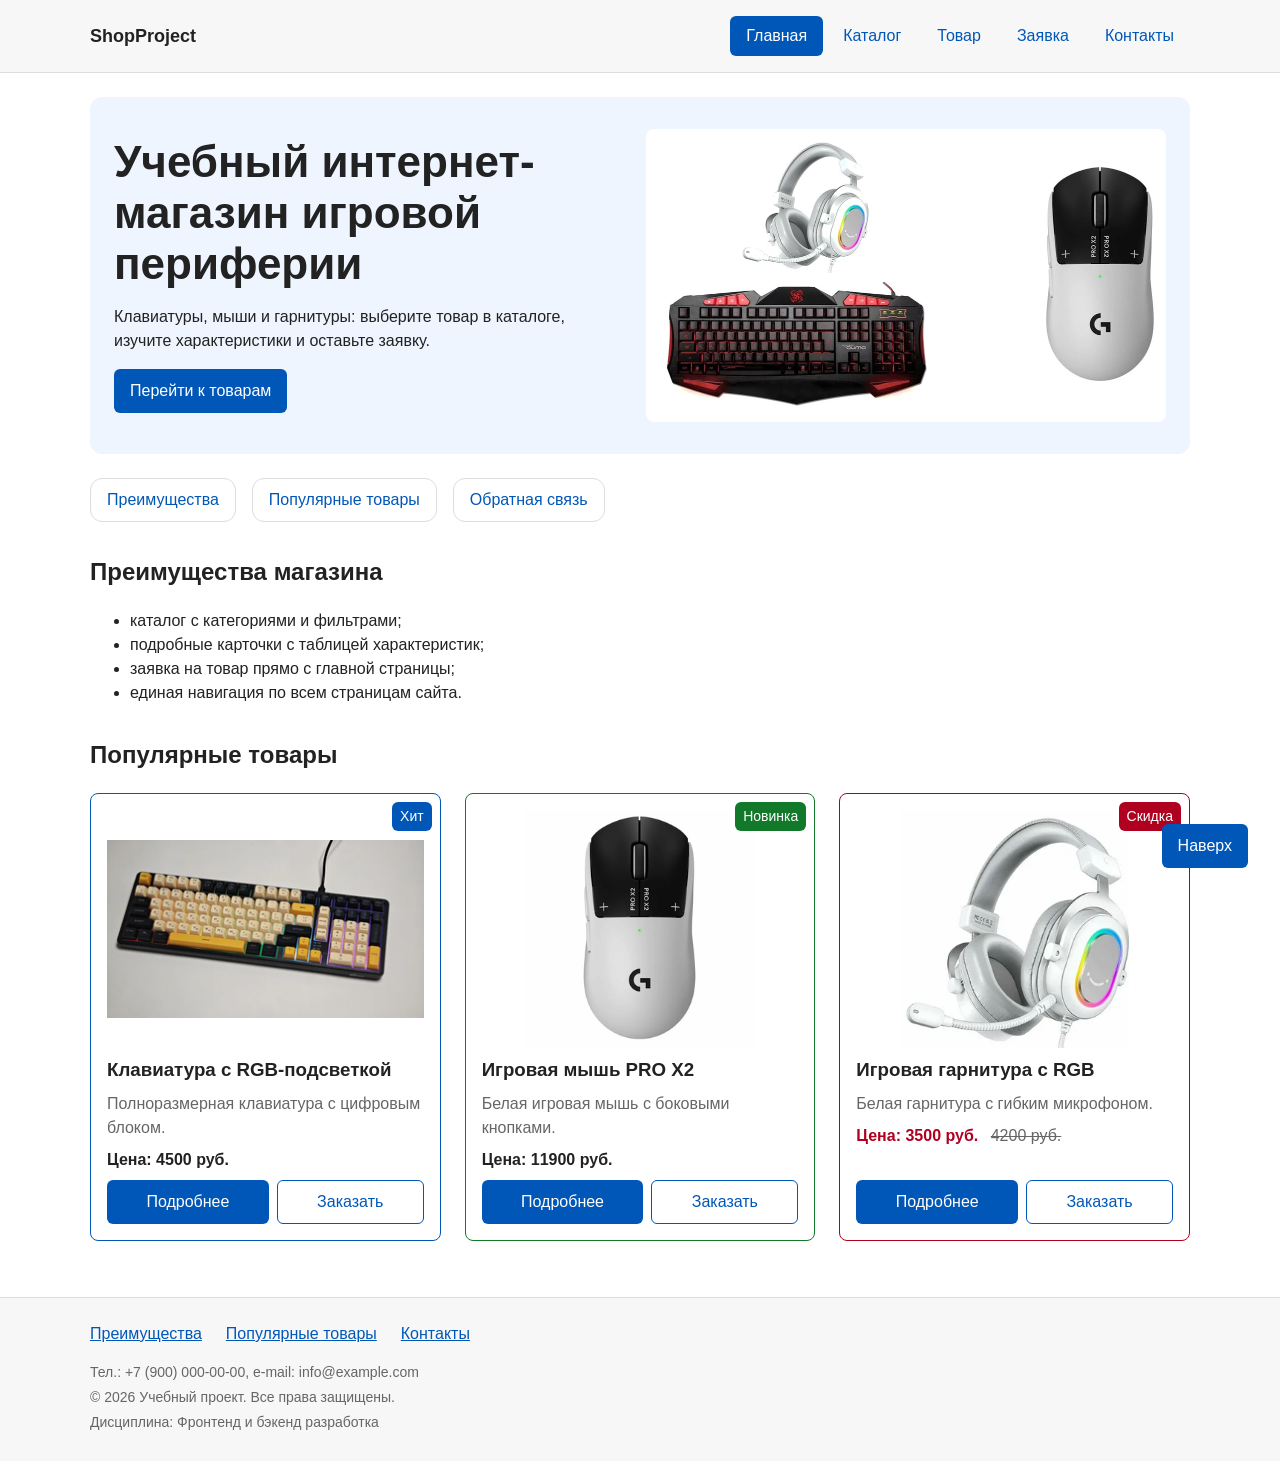
<file: index.html>
<!DOCTYPE html>
<html lang="ru">

<head>
    <meta charset="UTF-8">
    <meta name="viewport" content="width=device-width, initial-scale=1.0">
    <meta name="description" content="Главная страница учебного интернет-магазина игровой периферии: преимущества, популярные товары, быстрая заявка.">
    <title>Учебный интернет-магазин</title>
    <script>document.documentElement.classList.add('js');</script>
    <link rel="stylesheet" href="css/style.css">
    <link rel="stylesheet" href="css/responsive.css">
    <script src="js/main.js" defer></script>
    <meta property="og:type" content="website">
    <meta property="og:title" content="Учебный интернет-магазин">
    <meta property="og:description" content="Главная страница учебного интернет-магазина игровой периферии: преимущества, популярные товары, быстрая заявка.">
</head>

<body>
    <a class="skip-link" href="#main">Перейти к основному содержимому</a>

    <header class="site-header">
        <div class="site-header__inner">
            <a class="site-header__logo" href="index.html">ShopProject</a>

            <button class="nav-toggle" type="button" aria-expanded="false" aria-controls="site-nav">
                <span class="nav-toggle__icon" aria-hidden="true"></span>
                <span class="nav-toggle__text">Меню</span>
            </button>

            <nav class="site-nav" id="site-nav" aria-label="Основная навигация">
                <ul class="site-nav__list">
                    <li class="site-nav__item">
                        <a class="site-nav__link site-nav__link--active" aria-current="page" href="index.html">Главная</a>
                    </li>
                    <li class="site-nav__item">
                        <a class="site-nav__link" href="catalog.html">Каталог</a>
                    </li>
                    <li class="site-nav__item">
                        <a class="site-nav__link" href="product.html">Товар</a>
                    </li>
                    <li class="site-nav__item">
                        <a class="site-nav__link" href="order.html">Заявка</a>
                    </li>
                    <li class="site-nav__item">
                        <a class="site-nav__link" href="contacts.html">Контакты</a>
                    </li>
                </ul>
            </nav>
        </div>
    </header>

    <main class="site-main" id="main" tabindex="-1">
        <section class="hero">
            <div class="hero__content">
                <h1 class="hero__title">Учебный интернет-магазин игровой периферии</h1>
                <p class="hero__text">
                    Клавиатуры, мыши и гарнитуры: выберите товар в каталоге, изучите характеристики и оставьте заявку.
                </p>
                <a class="button button--primary" href="#popular">Перейти к товарам</a>
            </div>
            <picture>
                <source media="(min-width: 1200px)" srcset="images/hero-desktop.jpg">
                <source media="(min-width: 768px)" srcset="images/hero-tablet.jpg">
                <img class="hero__image" src="images/hero-mobile.jpg" alt="Игровая клавиатура с красной подсветкой, белая гарнитура и белая беспроводная мышь" width="640" height="360" fetchpriority="high">
            </picture>
        </section>

        <nav class="anchor-nav" aria-label="Разделы страницы">
            <a class="anchor-nav__link" href="#advantages">Преимущества</a>
            <a class="anchor-nav__link" href="#popular">Популярные товары</a>
            <a class="anchor-nav__link" href="#contacts">Обратная связь</a>
        </nav>

        <section class="section" id="advantages">
            <h2 class="section__title">Преимущества магазина</h2>

            <ul class="advantages-list">
                <li>каталог с категориями и фильтрами;</li>
                <li>подробные карточки с таблицей характеристик;</li>
                <li>заявка на товар прямо с главной страницы;</li>
                <li>единая навигация по всем страницам сайта.</li>
            </ul>
        </section>

        <section class="section" id="popular">
            <h2 class="section__title">Популярные товары</h2>

            <div class="products-grid">
                <article class="product-card product-card--featured" data-category="keyboards">
                    <span class="product-card__badge">Хит</span>
                    <img class="product-card__image" src="images/product-1.png" srcset="images/product-1-320.png 320w, images/product-1-480.png 480w, images/product-1.png 760w" sizes="(max-width: 639px) calc(100vw - 66px), (max-width: 1023px) calc(50vw - 66px), 300px" alt="Клавиатура с цифровым блоком, чёрно-бежево-жёлтые клавиши, RGB-подсветка" width="760" height="428" loading="lazy">
                    <h3 class="product-card__title">Клавиатура с RGB-подсветкой</h3>
                    <p class="product-card__description">Полноразмерная клавиатура с цифровым блоком.</p>
                    <p class="product-card__price">Цена: 4500 руб.</p>
                    <div class="product-card__actions">
                        <a class="button button--primary product-card__button" href="product.html" aria-label="Подробнее: Клавиатура с RGB-подсветкой">Подробнее</a>
                        <button class="button button--secondary product-card__button" type="button" data-product="Клавиатура с RGB-подсветкой" aria-label="Заказать: Клавиатура с RGB-подсветкой">Заказать</button>
                    </div>
                </article>
                <article class="product-card product-card--new" data-category="mice">
                    <span class="product-card__badge">Новинка</span>
                    <img class="product-card__image" src="images/product-2.png" srcset="images/product-2-320.png 320w, images/product-2-480.png 480w, images/product-2.png 779w" sizes="(max-width: 639px) calc(100vw - 66px), (max-width: 1023px) calc(50vw - 66px), 300px" alt="Белая игровая мышь PRO X2 с чёрной верхней панелью, вид сверху" width="779" height="800" loading="lazy">
                    <h3 class="product-card__title">Игровая мышь PRO X2</h3>
                    <p class="product-card__description">Белая игровая мышь с боковыми кнопками.</p>
                    <p class="product-card__price">Цена: 11900 руб.</p>
                    <div class="product-card__actions">
                        <a class="button button--primary product-card__button" href="product-2.html" aria-label="Подробнее: Игровая мышь PRO X2">Подробнее</a>
                        <button class="button button--secondary product-card__button" type="button" data-product="Игровая мышь PRO X2" aria-label="Заказать: Игровая мышь PRO X2">Заказать</button>
                    </div>
                </article>
                <article class="product-card product-card--discount" data-category="headsets">
                    <span class="product-card__badge">Скидка</span>
                    <img class="product-card__image" src="images/product-3.png" alt="Белая игровая гарнитура с RGB-кольцом на чашке и микрофоном" width="307" height="320" loading="lazy">
                    <h3 class="product-card__title">Игровая гарнитура с RGB</h3>
                    <p class="product-card__description">Белая гарнитура с гибким микрофоном.</p>
                    <p class="product-card__price">Цена: 3500 руб. <s class="product-card__old-price">4200 руб.</s></p>
                    <div class="product-card__actions">
                        <a class="button button--primary product-card__button" href="product-3.html" aria-label="Подробнее: Игровая гарнитура с RGB">Подробнее</a>
                        <button class="button button--secondary product-card__button" type="button" data-product="Игровая гарнитура с RGB" aria-label="Заказать: Игровая гарнитура с RGB">Заказать</button>
                    </div>
                </article>
            </div>
        </section>
    </main>

    <footer class="site-footer" id="contacts">
        <div class="site-footer__inner">
            <ul class="site-footer__links">
                <li><a class="site-footer__link" href="index.html#advantages">Преимущества</a></li>
                <li><a class="site-footer__link" href="index.html#popular">Популярные товары</a></li>
                <li><a class="site-footer__link" href="contacts.html">Контакты</a></li>
            </ul>
            <p class="site-footer__text">Тел.: +7 (900) 000-00-00, e-mail: info@example.com</p>
            <p class="site-footer__text">&copy; 2026 Учебный проект. Все права защищены.</p>
            <p class="site-footer__text">Дисциплина: Фронтенд и бэкенд разработка</p>
        </div>
    </footer>

    <a class="to-top" href="#">Наверх</a>

    <dialog class="order-dialog" id="order-dialog" aria-labelledby="order-dialog-title">
        <h2 class="order-dialog__title" id="order-dialog-title">Оформление заявки</h2>
        <p class="order-dialog__product">Товар: <strong id="selected-product-name"></strong></p>

        <form class="order-form" id="order-dialog-form" action="#" method="post" novalidate>
            <p class="order-form__hint">Поля, отмеченные звёздочкой, обязательны для заполнения.</p>
            <input id="selected-product" name="selected-product" type="hidden">

            <div class="order-form__field">
                <label class="order-form__label" for="dialog-name">Имя *</label>
                <input class="order-form__input" id="dialog-name" name="name" type="text"
                    placeholder="Введите ваше имя" minlength="2" autocomplete="given-name" required>
            </div>

            <div class="order-form__field">
                <label class="order-form__label" for="dialog-email">E-mail *</label>
                <input class="order-form__input" id="dialog-email" name="email" type="email"
                    placeholder="example@mail.ru" autocomplete="email" required>
            </div>

            <div class="order-form__field">
                <label class="order-form__label" for="dialog-phone">Телефон *</label>
                <input class="order-form__input" id="dialog-phone" name="phone" type="tel" inputmode="tel"
                    placeholder="+7 (900) 000-00-00" pattern="^\+7 \(\d{3}\) \d{3}-\d{2}-\d{2}$" aria-describedby="dialog-phone-hint" required>
                <small class="order-form__hint" id="dialog-phone-hint">Формат: +7 (900) 000-00-00</small>
            </div>

            <div class="order-form__field">
                <label class="order-form__label" for="dialog-topic">Тема заявки *</label>
                <select class="order-form__select" id="dialog-topic" name="topic" required>
                    <option value="">Выберите тему</option>
                    <option value="product">Заказ товара</option>
                    <option value="consultation">Консультация</option>
                    <option value="delivery">Доставка</option>
                </select>
            </div>

            <div class="order-form__field">
                <label class="order-form__label" for="dialog-comment">Комментарий</label>
                <textarea class="order-form__textarea" id="dialog-comment" name="comment" rows="3"
                    placeholder="Укажите дополнительную информацию"></textarea>
            </div>

            <div class="order-form__field">
                <label class="order-form__label order-form__label--inline" for="dialog-agreement">
                    <input class="order-form__checkbox" id="dialog-agreement" name="agreement" type="checkbox" required>
                    Я согласен на обработку данных *
                </label>
            </div>

            <div class="order-form__actions">
                <button class="button button--secondary" type="button" id="close-order-dialog">Закрыть</button>
                <button class="button button--primary" type="submit">Отправить заявку</button>
            </div>
        </form>
    </dialog>

    <p class="success-message" id="success-message" role="status" hidden>
        Форма успешно отправлена!
    </p>
</body>

</html>
</file>
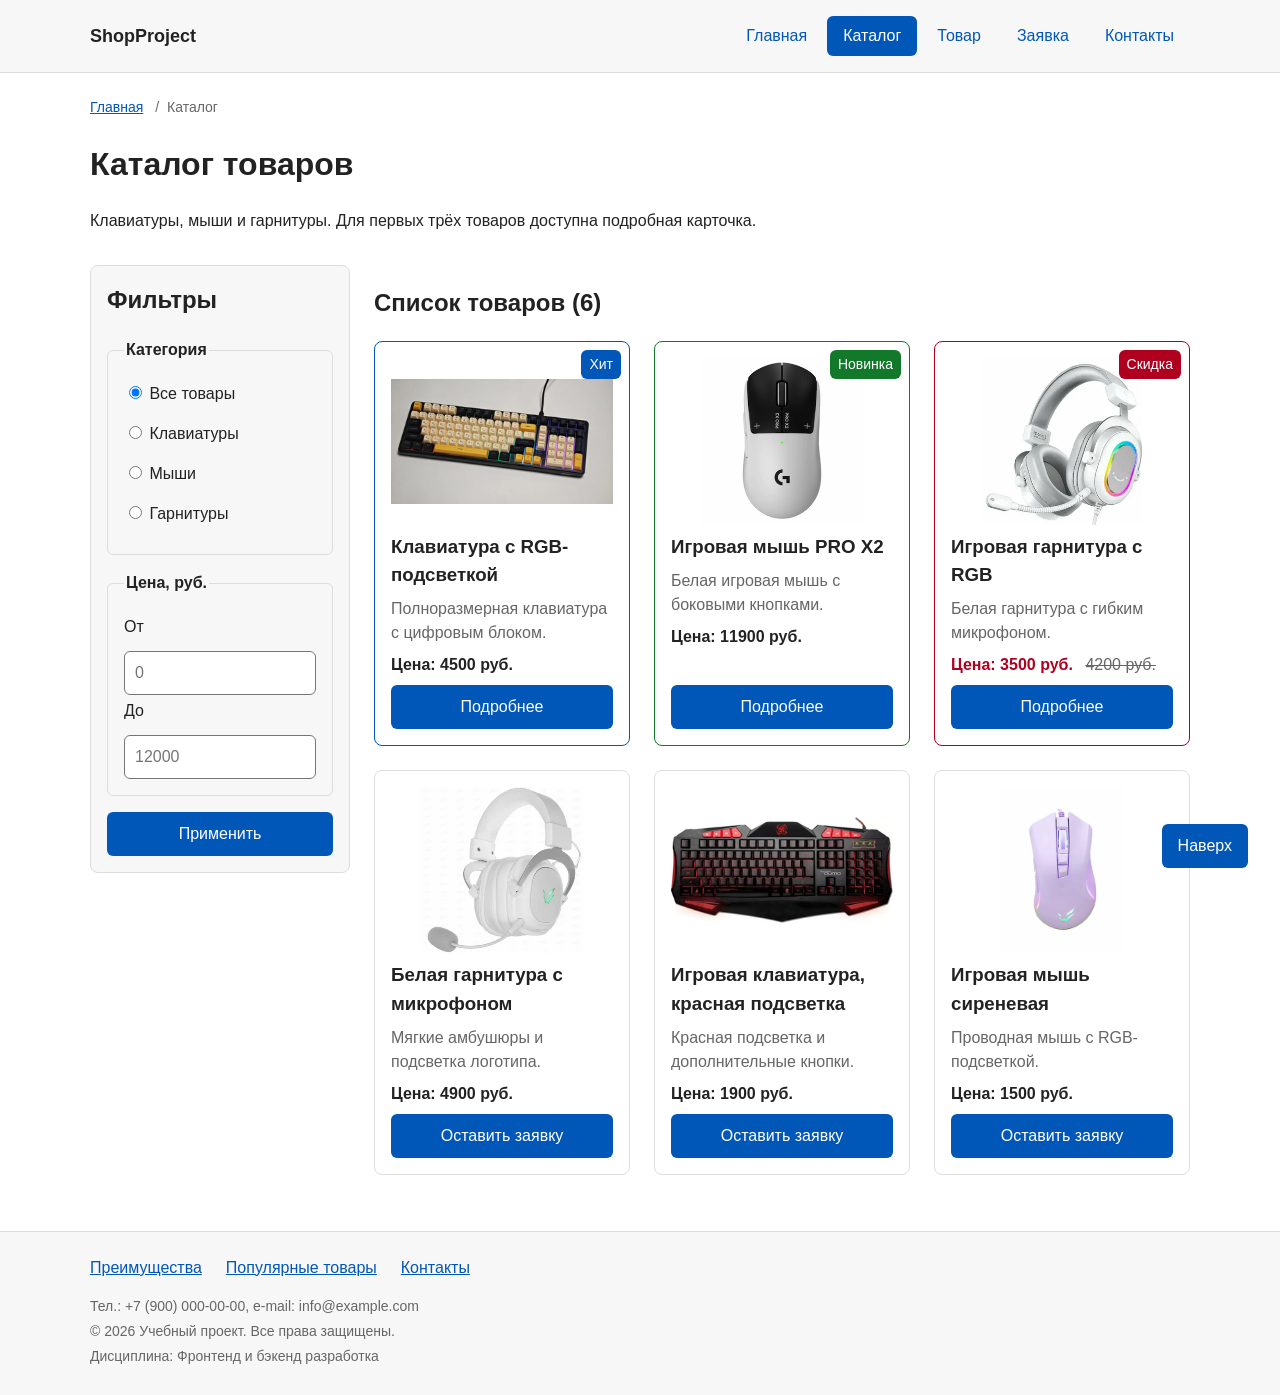
<file: catalog.html>
<!DOCTYPE html>
<html lang="ru">

<head>
    <meta charset="UTF-8">
    <meta name="viewport" content="width=device-width, initial-scale=1.0">
    <meta name="description" content="Каталог товаров учебного интернет-магазина: шесть карточек, категории и блок фильтров.">
    <title>Каталог товаров — Учебный интернет-магазин</title>
    <script>document.documentElement.classList.add('js');</script>
    <link rel="stylesheet" href="css/style.css">
    <link rel="stylesheet" href="css/responsive.css">
    <script src="js/main.js" defer></script>
    <meta property="og:type" content="website">
    <meta property="og:title" content="Каталог товаров — Учебный интернет-магазин">
    <meta property="og:description" content="Каталог товаров учебного интернет-магазина: шесть карточек, категории и блок фильтров.">
</head>

<body>
    <a class="skip-link" href="#main">Перейти к основному содержимому</a>

    <header class="site-header">
        <div class="site-header__inner">
            <a class="site-header__logo" href="index.html">ShopProject</a>

            <button class="nav-toggle" type="button" aria-expanded="false" aria-controls="site-nav">
                <span class="nav-toggle__icon" aria-hidden="true"></span>
                <span class="nav-toggle__text">Меню</span>
            </button>

            <nav class="site-nav" id="site-nav" aria-label="Основная навигация">
                <ul class="site-nav__list">
                    <li class="site-nav__item">
                        <a class="site-nav__link" href="index.html">Главная</a>
                    </li>
                    <li class="site-nav__item">
                        <a class="site-nav__link site-nav__link--active" aria-current="page" href="catalog.html">Каталог</a>
                    </li>
                    <li class="site-nav__item">
                        <a class="site-nav__link" href="product.html">Товар</a>
                    </li>
                    <li class="site-nav__item">
                        <a class="site-nav__link" href="order.html">Заявка</a>
                    </li>
                    <li class="site-nav__item">
                        <a class="site-nav__link" href="contacts.html">Контакты</a>
                    </li>
                </ul>
            </nav>
        </div>
    </header>

    <main class="site-main" id="main" tabindex="-1">
        <nav class="breadcrumbs" aria-label="Хлебные крошки">
            <a class="breadcrumbs__link" href="index.html">Главная</a>
            <span class="breadcrumbs__current" aria-current="page">Каталог</span>
        </nav>

        <section class="section">
            <h1>Каталог товаров</h1>
            <p>Клавиатуры, мыши и гарнитуры. Для первых трёх товаров доступна подробная карточка.</p>
        </section>

        <div class="catalog-layout">
            <aside class="catalog-filters catalog-layout__filters" aria-label="Фильтры каталога">
                <h2 class="catalog-filters__title">Фильтры</h2>
                <form class="catalog-filters__form" action="#" method="get">
                    <fieldset class="catalog-filters__group">
                        <legend class="catalog-filters__legend">Категория</legend>
                        <label class="catalog-filters__label">
                            <input type="radio" name="category" value="all" checked> Все товары
                        </label>
                        <label class="catalog-filters__label">
                            <input type="radio" name="category" value="keyboards"> Клавиатуры
                        </label>
                        <label class="catalog-filters__label">
                            <input type="radio" name="category" value="mice"> Мыши
                        </label>
                        <label class="catalog-filters__label">
                            <input type="radio" name="category" value="headsets"> Гарнитуры
                        </label>
                    </fieldset>

                    <fieldset class="catalog-filters__group">
                        <legend class="catalog-filters__legend">Цена, руб.</legend>
                        <label class="catalog-filters__label" for="price-from">От</label>
                        <input class="catalog-filters__input" id="price-from" name="price-from" type="number" min="0"
                            placeholder="0">
                        <label class="catalog-filters__label" for="price-to">До</label>
                        <input class="catalog-filters__input" id="price-to" name="price-to" type="number" min="0"
                            placeholder="12000">
                    </fieldset>

                    <button class="button button--primary" type="submit">Применить</button>
                </form>
            </aside>

            <section class="catalog-layout__products" aria-labelledby="catalog-list-title">
                <h2 id="catalog-list-title">Список товаров (6)</h2>
                <div class="products-grid">
                <article class="product-card product-card--featured" data-category="keyboards">
                    <span class="product-card__badge">Хит</span>
                    <img class="product-card__image" src="images/product-1.png" srcset="images/product-1-320.png 320w, images/product-1-480.png 480w, images/product-1.png 760w" sizes="(max-width: 639px) calc(100vw - 66px), (max-width: 1023px) calc(50vw - 66px), (max-width: 1199px) 30vw, 220px" alt="Клавиатура с цифровым блоком, чёрно-бежево-жёлтые клавиши, RGB-подсветка" width="760" height="428" loading="lazy">
                    <h3 class="product-card__title">Клавиатура с RGB-подсветкой</h3>
                    <p class="product-card__description">Полноразмерная клавиатура с цифровым блоком.</p>
                    <p class="product-card__price">Цена: 4500 руб.</p>
                    <div class="product-card__actions">
                        <a class="button button--primary product-card__button" href="product.html" aria-label="Подробнее: Клавиатура с RGB-подсветкой">Подробнее</a>
                    </div>
                </article>
                <article class="product-card product-card--new" data-category="mice">
                    <span class="product-card__badge">Новинка</span>
                    <img class="product-card__image" src="images/product-2.png" srcset="images/product-2-320.png 320w, images/product-2-480.png 480w, images/product-2.png 779w" sizes="(max-width: 639px) calc(100vw - 66px), (max-width: 1023px) calc(50vw - 66px), (max-width: 1199px) 30vw, 220px" alt="Белая игровая мышь PRO X2 с чёрной верхней панелью, вид сверху" width="779" height="800" loading="lazy">
                    <h3 class="product-card__title">Игровая мышь PRO X2</h3>
                    <p class="product-card__description">Белая игровая мышь с боковыми кнопками.</p>
                    <p class="product-card__price">Цена: 11900 руб.</p>
                    <div class="product-card__actions">
                        <a class="button button--primary product-card__button" href="product-2.html" aria-label="Подробнее: Игровая мышь PRO X2">Подробнее</a>
                    </div>
                </article>
                <article class="product-card product-card--discount" data-category="headsets">
                    <span class="product-card__badge">Скидка</span>
                    <img class="product-card__image" src="images/product-3.png" alt="Белая игровая гарнитура с RGB-кольцом на чашке и микрофоном" width="307" height="320" loading="lazy">
                    <h3 class="product-card__title">Игровая гарнитура с RGB</h3>
                    <p class="product-card__description">Белая гарнитура с гибким микрофоном.</p>
                    <p class="product-card__price">Цена: 3500 руб. <s class="product-card__old-price">4200 руб.</s></p>
                    <div class="product-card__actions">
                        <a class="button button--primary product-card__button" href="product-3.html" aria-label="Подробнее: Игровая гарнитура с RGB">Подробнее</a>
                    </div>
                </article>
                <article class="product-card" data-category="headsets">
                    <img class="product-card__image" src="images/product-4.png" alt="Белая гарнитура с микрофоном и подсвеченным логотипом на чашке" width="320" height="320" loading="lazy">
                    <h3 class="product-card__title">Белая гарнитура с микрофоном</h3>
                    <p class="product-card__description">Мягкие амбушюры и подсветка логотипа.</p>
                    <p class="product-card__price">Цена: 4900 руб.</p>
                    <div class="product-card__actions">
                        <a class="button button--primary product-card__button" href="order.html" aria-label="Оставить заявку: Белая гарнитура с микрофоном">Оставить заявку</a>
                    </div>
                </article>
                <article class="product-card" data-category="keyboards">
                    <img class="product-card__image" src="images/product-5.png" srcset="images/product-5-320.png 320w, images/product-5.png 480w" sizes="(max-width: 639px) calc(100vw - 66px), (max-width: 1023px) calc(50vw - 66px), (max-width: 1199px) 30vw, 220px" alt="Чёрная игровая клавиатура с красной подсветкой клавиш" width="480" height="230" loading="lazy">
                    <h3 class="product-card__title">Игровая клавиатура, красная подсветка</h3>
                    <p class="product-card__description">Красная подсветка и дополнительные кнопки.</p>
                    <p class="product-card__price">Цена: 1900 руб.</p>
                    <div class="product-card__actions">
                        <a class="button button--primary product-card__button" href="order.html" aria-label="Оставить заявку: Игровая клавиатура, красная подсветка">Оставить заявку</a>
                    </div>
                </article>
                <article class="product-card" data-category="mice">
                    <img class="product-card__image" src="images/product-6.png" srcset="images/product-6-320.png 320w, images/product-6-480.png 480w, images/product-6.png 600w" sizes="(max-width: 639px) calc(100vw - 66px), (max-width: 1023px) calc(50vw - 66px), (max-width: 1199px) 30vw, 220px" alt="Сиреневая проводная игровая мышь с RGB-подсветкой" width="600" height="800" loading="lazy">
                    <h3 class="product-card__title">Игровая мышь сиреневая</h3>
                    <p class="product-card__description">Проводная мышь с RGB-подсветкой.</p>
                    <p class="product-card__price">Цена: 1500 руб.</p>
                    <div class="product-card__actions">
                        <a class="button button--primary product-card__button" href="order.html" aria-label="Оставить заявку: Игровая мышь сиреневая">Оставить заявку</a>
                    </div>
                </article>
                </div>
            </section>
        </div>
    </main>

    <footer class="site-footer" id="contacts">
        <div class="site-footer__inner">
            <ul class="site-footer__links">
                <li><a class="site-footer__link" href="index.html#advantages">Преимущества</a></li>
                <li><a class="site-footer__link" href="index.html#popular">Популярные товары</a></li>
                <li><a class="site-footer__link" href="contacts.html">Контакты</a></li>
            </ul>
            <p class="site-footer__text">Тел.: +7 (900) 000-00-00, e-mail: info@example.com</p>
            <p class="site-footer__text">&copy; 2026 Учебный проект. Все права защищены.</p>
            <p class="site-footer__text">Дисциплина: Фронтенд и бэкенд разработка</p>
        </div>
    </footer>

    <a class="to-top" href="#">Наверх</a>
</body>

</html>
</file>
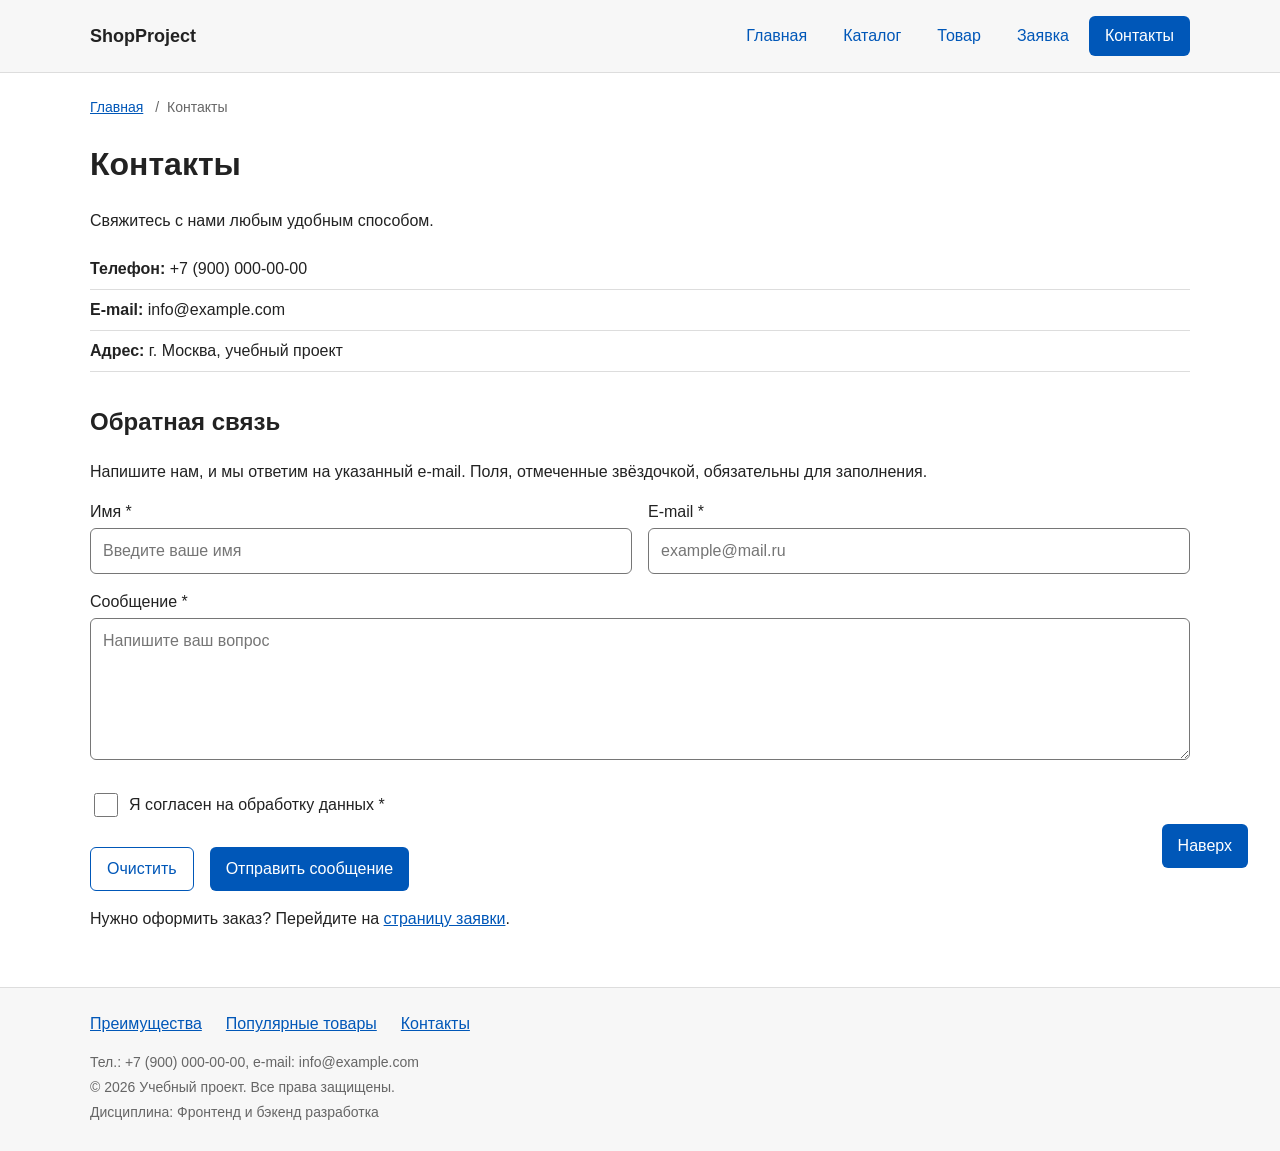
<file: contacts.html>
<!DOCTYPE html>
<html lang="ru">

<head>
    <meta charset="UTF-8">
    <meta name="viewport" content="width=device-width, initial-scale=1.0">
    <meta name="description" content="Контактная информация и форма обратной связи учебного интернет-магазина.">
    <title>Контакты — Учебный интернет-магазин</title>
    <script>document.documentElement.classList.add('js');</script>
    <link rel="stylesheet" href="css/style.css">
    <link rel="stylesheet" href="css/responsive.css">
    <script src="js/main.js" defer></script>
    <meta property="og:type" content="website">
    <meta property="og:title" content="Контакты — Учебный интернет-магазин">
    <meta property="og:description" content="Контактная информация и форма обратной связи учебного интернет-магазина.">
</head>

<body>
    <a class="skip-link" href="#main">Перейти к основному содержимому</a>

    <header class="site-header">
        <div class="site-header__inner">
            <a class="site-header__logo" href="index.html">ShopProject</a>

            <button class="nav-toggle" type="button" aria-expanded="false" aria-controls="site-nav">
                <span class="nav-toggle__icon" aria-hidden="true"></span>
                <span class="nav-toggle__text">Меню</span>
            </button>

            <nav class="site-nav" id="site-nav" aria-label="Основная навигация">
                <ul class="site-nav__list">
                    <li class="site-nav__item">
                        <a class="site-nav__link" href="index.html">Главная</a>
                    </li>
                    <li class="site-nav__item">
                        <a class="site-nav__link" href="catalog.html">Каталог</a>
                    </li>
                    <li class="site-nav__item">
                        <a class="site-nav__link" href="product.html">Товар</a>
                    </li>
                    <li class="site-nav__item">
                        <a class="site-nav__link" href="order.html">Заявка</a>
                    </li>
                    <li class="site-nav__item">
                        <a class="site-nav__link site-nav__link--active" aria-current="page" href="contacts.html">Контакты</a>
                    </li>
                </ul>
            </nav>
        </div>
    </header>

    <main class="site-main" id="main" tabindex="-1">
        <nav class="breadcrumbs" aria-label="Хлебные крошки">
            <a class="breadcrumbs__link" href="index.html">Главная</a>
            <span class="breadcrumbs__current" aria-current="page">Контакты</span>
        </nav>

        <section class="section">
            <h1>Контакты</h1>
            <p>Свяжитесь с нами любым удобным способом.</p>

            <ul class="contacts-list">
                <li class="contacts-list__item"><strong>Телефон:</strong> +7 (900) 000-00-00</li>
                <li class="contacts-list__item"><strong>E-mail:</strong> info@example.com</li>
                <li class="contacts-list__item"><strong>Адрес:</strong> г. Москва, учебный проект</li>
            </ul>
        </section>

        <section class="section contact-form" id="feedback" aria-labelledby="feedback-title">
            <h2 class="section__title" id="feedback-title">Обратная связь</h2>
            <p>Напишите нам, и мы ответим на указанный e-mail. Поля, отмеченные звёздочкой, обязательны для заполнения.</p>

            <form class="order-form" id="feedback-form" action="#" method="post" novalidate>
                <div class="order-form__field">
                    <label class="order-form__label" for="feedback-name">Имя *</label>
                    <input class="order-form__input" id="feedback-name" name="name" type="text"
                        placeholder="Введите ваше имя" minlength="2" autocomplete="given-name" required>
                </div>

                <div class="order-form__field">
                    <label class="order-form__label" for="feedback-email">E-mail *</label>
                    <input class="order-form__input" id="feedback-email" name="email" type="email"
                        placeholder="example@mail.ru" autocomplete="email" required>
                </div>

                <div class="order-form__field order-form__field--wide">
                    <label class="order-form__label" for="feedback-message">Сообщение *</label>
                    <textarea class="order-form__textarea" id="feedback-message" name="message" rows="5"
                        minlength="10" placeholder="Напишите ваш вопрос" required></textarea>
                </div>

                <div class="order-form__field order-form__field--wide">
                    <label class="order-form__label order-form__label--inline" for="feedback-agreement">
                        <input class="order-form__checkbox" id="feedback-agreement" name="agreement" type="checkbox" required>
                        Я согласен на обработку данных *
                    </label>
                </div>

                <div class="order-form__actions">
                    <button class="button button--secondary" type="reset">Очистить</button>
                    <button class="button button--primary" type="submit">Отправить сообщение</button>
                </div>
            </form>

            <p>Нужно оформить заказ? Перейдите на <a href="order.html">страницу заявки</a>.</p>
        </section>
    </main>

    <footer class="site-footer" id="contacts">
        <div class="site-footer__inner">
            <ul class="site-footer__links">
                <li><a class="site-footer__link" href="index.html#advantages">Преимущества</a></li>
                <li><a class="site-footer__link" href="index.html#popular">Популярные товары</a></li>
                <li><a class="site-footer__link" href="contacts.html">Контакты</a></li>
            </ul>
            <p class="site-footer__text">Тел.: +7 (900) 000-00-00, e-mail: info@example.com</p>
            <p class="site-footer__text">&copy; 2026 Учебный проект. Все права защищены.</p>
            <p class="site-footer__text">Дисциплина: Фронтенд и бэкенд разработка</p>
        </div>
    </footer>

    <a class="to-top" href="#">Наверх</a>

    <p class="success-message" id="success-message" role="status" hidden>
        Форма успешно отправлена!
    </p>
</body>

</html>
</file>
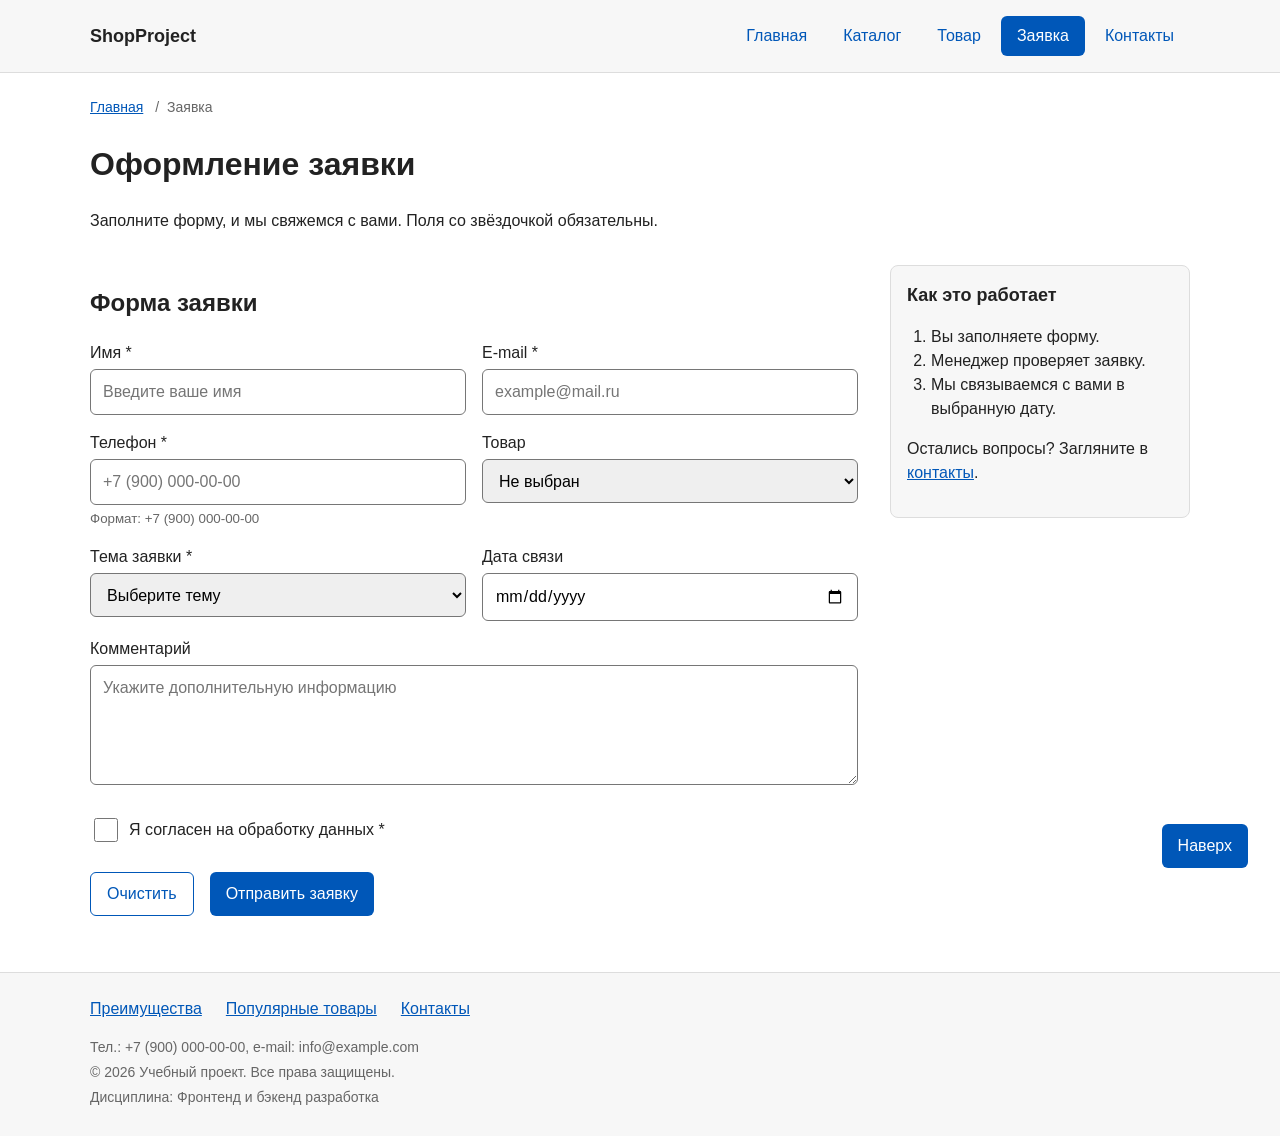
<file: order.html>
<!DOCTYPE html>
<html lang="ru">

<head>
    <meta charset="UTF-8">
    <meta name="viewport" content="width=device-width, initial-scale=1.0">
    <meta name="description" content="Страница оформления заявки: имя, e-mail, телефон, выбор товара и комментарий.">
    <title>Заявка — Учебный интернет-магазин</title>
    <script>document.documentElement.classList.add('js');</script>
    <link rel="stylesheet" href="css/style.css">
    <link rel="stylesheet" href="css/responsive.css">
    <script src="js/main.js" defer></script>
    <meta property="og:type" content="website">
    <meta property="og:title" content="Заявка — Учебный интернет-магазин">
    <meta property="og:description" content="Страница оформления заявки: имя, e-mail, телефон, выбор товара и комментарий.">
</head>

<body>
    <a class="skip-link" href="#main">Перейти к основному содержимому</a>

    <header class="site-header">
        <div class="site-header__inner">
            <a class="site-header__logo" href="index.html">ShopProject</a>

            <button class="nav-toggle" type="button" aria-expanded="false" aria-controls="site-nav">
                <span class="nav-toggle__icon" aria-hidden="true"></span>
                <span class="nav-toggle__text">Меню</span>
            </button>

            <nav class="site-nav" id="site-nav" aria-label="Основная навигация">
                <ul class="site-nav__list">
                    <li class="site-nav__item">
                        <a class="site-nav__link" href="index.html">Главная</a>
                    </li>
                    <li class="site-nav__item">
                        <a class="site-nav__link" href="catalog.html">Каталог</a>
                    </li>
                    <li class="site-nav__item">
                        <a class="site-nav__link" href="product.html">Товар</a>
                    </li>
                    <li class="site-nav__item">
                        <a class="site-nav__link site-nav__link--active" aria-current="page" href="order.html">Заявка</a>
                    </li>
                    <li class="site-nav__item">
                        <a class="site-nav__link" href="contacts.html">Контакты</a>
                    </li>
                </ul>
            </nav>
        </div>
    </header>

    <main class="site-main" id="main" tabindex="-1">
        <nav class="breadcrumbs" aria-label="Хлебные крошки">
            <a class="breadcrumbs__link" href="index.html">Главная</a>
            <span class="breadcrumbs__current" aria-current="page">Заявка</span>
        </nav>

        <section class="section">
            <h1>Оформление заявки</h1>
            <p>Заполните форму, и мы свяжемся с вами. Поля со звёздочкой обязательны.</p>
        </section>

        <div class="order-layout">
            <section class="order-layout__form" aria-labelledby="order-form-title">
                <h2 id="order-form-title">Форма заявки</h2>
                <form class="order-form" id="order-form" action="#" method="post" novalidate>
                    <div class="order-form__field">
                        <label class="order-form__label" for="order-name">Имя *</label>
                        <input class="order-form__input" id="order-name" name="name" type="text"
                            placeholder="Введите ваше имя" minlength="2" autocomplete="given-name" required>
                    </div>

                    <div class="order-form__field">
                        <label class="order-form__label" for="order-email">E-mail *</label>
                        <input class="order-form__input" id="order-email" name="email" type="email"
                            placeholder="example@mail.ru" autocomplete="email" required>
                    </div>

                    <div class="order-form__field">
                        <label class="order-form__label" for="order-phone">Телефон *</label>
                        <input class="order-form__input" id="order-phone" name="phone" type="tel" inputmode="tel"
                            placeholder="+7 (900) 000-00-00" pattern="^\+7 \(\d{3}\) \d{3}-\d{2}-\d{2}$" aria-describedby="order-phone-hint" required>
                        <small class="order-form__hint" id="order-phone-hint">Формат: +7 (900) 000-00-00</small>
                    </div>

                    <div class="order-form__field">
                        <label class="order-form__label" for="order-product">Товар</label>
                        <select class="order-form__select" id="order-product" name="product">
                            <option value="">Не выбран</option>
                            <option value="1">Клавиатура с RGB-подсветкой</option>
                            <option value="2">Игровая мышь PRO X2</option>
                            <option value="3">Игровая гарнитура с RGB</option>
                            <option value="4">Белая гарнитура с микрофоном</option>
                            <option value="5">Игровая клавиатура, красная подсветка</option>
                            <option value="6">Игровая мышь сиреневая</option>
                        </select>
                    </div>

                    <div class="order-form__field">
                        <label class="order-form__label" for="order-topic">Тема заявки *</label>
                        <select class="order-form__select" id="order-topic" name="topic" required>
                            <option value="">Выберите тему</option>
                            <option value="product">Заказ товара</option>
                            <option value="consultation">Консультация</option>
                            <option value="delivery">Доставка</option>
                        </select>
                    </div>

                    <div class="order-form__field">
                        <label class="order-form__label" for="order-date">Дата связи</label>
                        <input class="order-form__input" id="order-date" name="date" type="date">
                    </div>

                    <div class="order-form__field order-form__field--wide">
                        <label class="order-form__label" for="order-comment">Комментарий</label>
                        <textarea class="order-form__textarea" id="order-comment" name="comment" rows="4"
                            placeholder="Укажите дополнительную информацию"></textarea>
                    </div>

                    <div class="order-form__field order-form__field--wide">
                        <label class="order-form__label order-form__label--inline" for="order-agreement">
                            <input class="order-form__checkbox" id="order-agreement" name="agreement" type="checkbox" required>
                            Я согласен на обработку данных *
                        </label>
                    </div>

                    <div class="order-form__actions">
                        <button class="button button--secondary" type="reset">Очистить</button>
                        <button class="button button--primary" type="submit">Отправить заявку</button>
                    </div>
                </form>
            </section>

            <aside class="order-layout__aside" aria-label="Как проходит заявка">
                <h2 class="order-layout__aside-title">Как это работает</h2>
                <ol class="order-layout__steps">
                    <li>Вы заполняете форму.</li>
                    <li>Менеджер проверяет заявку.</li>
                    <li>Мы связываемся с вами в выбранную дату.</li>
                </ol>
                <p>Остались вопросы? Загляните в <a href="contacts.html">контакты</a>.</p>
            </aside>
        </div>
    </main>

    <footer class="site-footer" id="contacts">
        <div class="site-footer__inner">
            <ul class="site-footer__links">
                <li><a class="site-footer__link" href="index.html#advantages">Преимущества</a></li>
                <li><a class="site-footer__link" href="index.html#popular">Популярные товары</a></li>
                <li><a class="site-footer__link" href="contacts.html">Контакты</a></li>
            </ul>
            <p class="site-footer__text">Тел.: +7 (900) 000-00-00, e-mail: info@example.com</p>
            <p class="site-footer__text">&copy; 2026 Учебный проект. Все права защищены.</p>
            <p class="site-footer__text">Дисциплина: Фронтенд и бэкенд разработка</p>
        </div>
    </footer>

    <a class="to-top" href="#">Наверх</a>

    <p class="success-message" id="success-message" role="status" hidden>
        Форма успешно отправлена!
    </p>
</body>

</html>
</file>
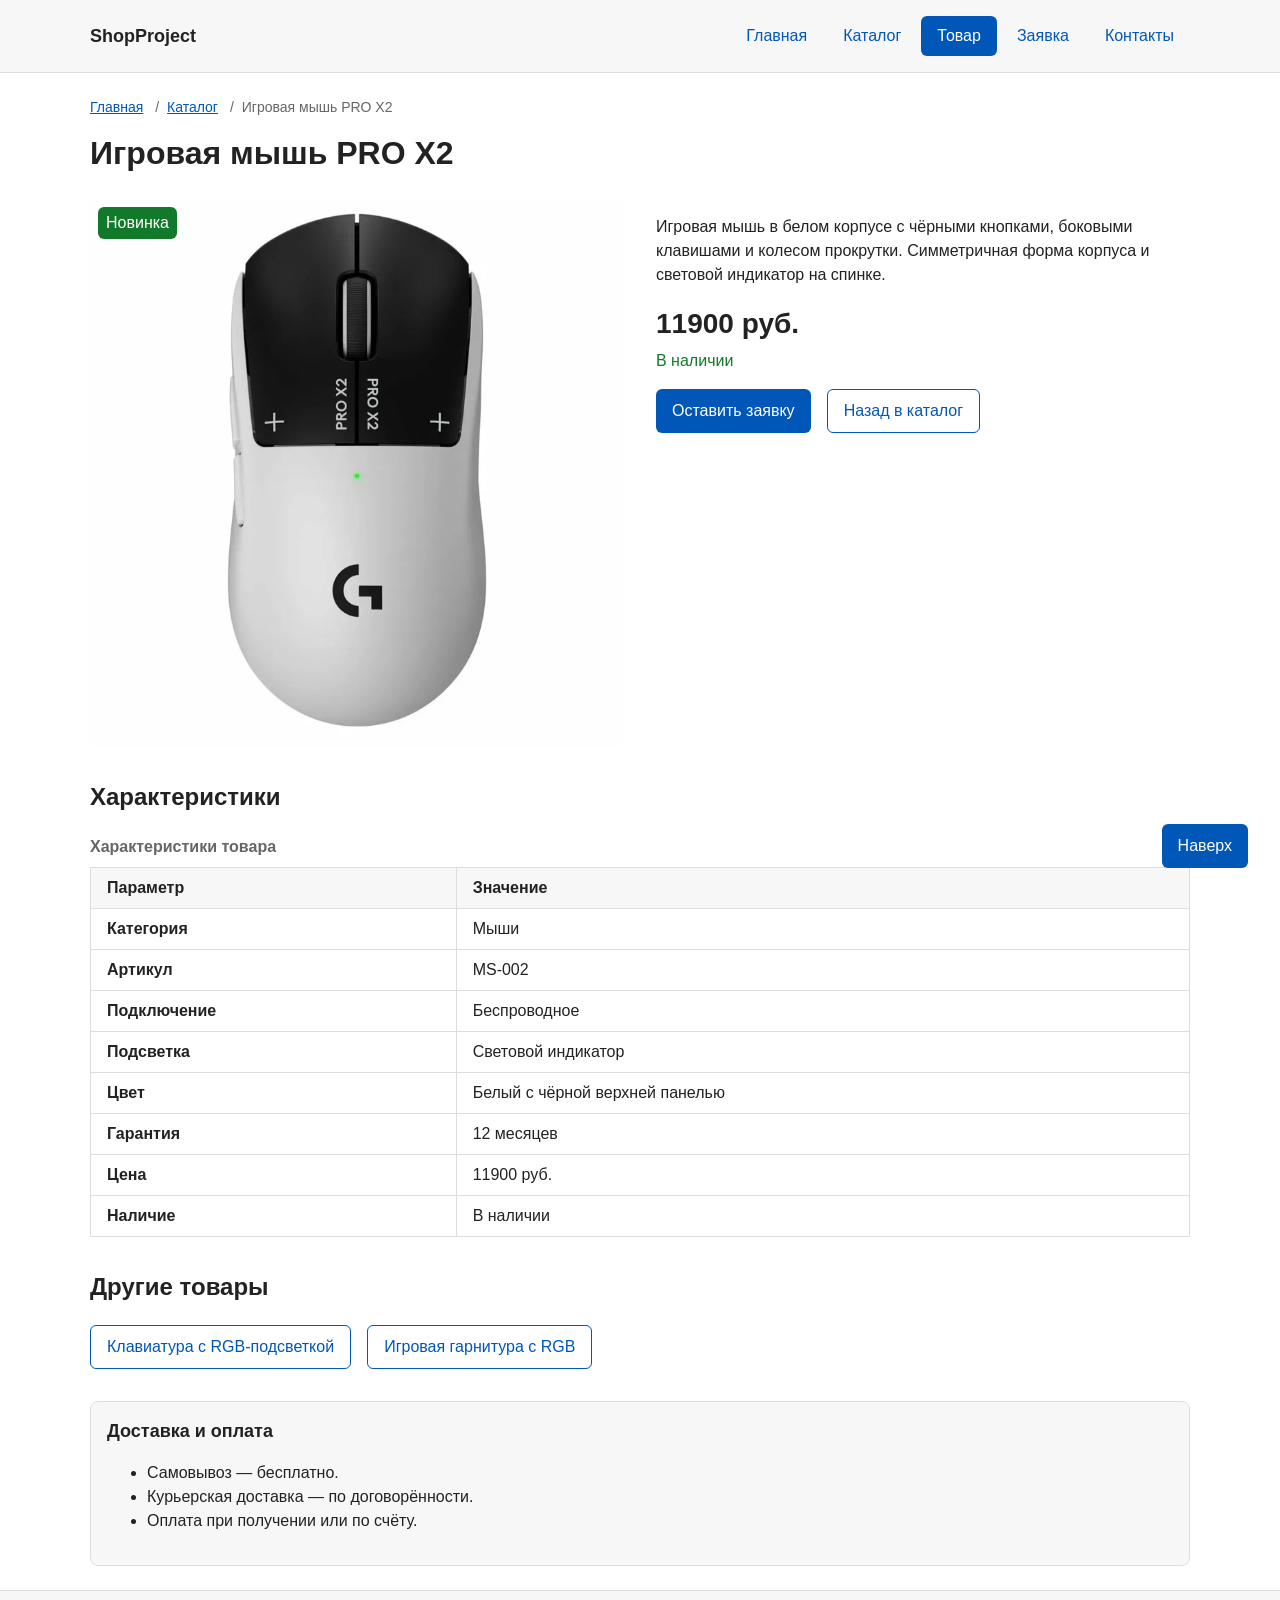
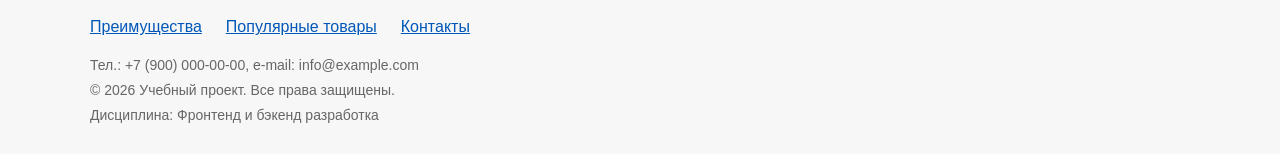
<file: product-2.html>
<!DOCTYPE html>
<html lang="ru">

<head>
    <meta charset="UTF-8">
    <meta name="viewport" content="width=device-width, initial-scale=1.0">
    <meta name="description" content="Карточка товара «Игровая мышь PRO X2»: изображение, описание, цена, таблица характеристик и кнопка заявки.">
    <title>Игровая мышь PRO X2 — карточка товара</title>
    <script>document.documentElement.classList.add('js');</script>
    <link rel="stylesheet" href="css/style.css">
    <link rel="stylesheet" href="css/responsive.css">
    <script src="js/main.js" defer></script>
    <meta property="og:type" content="website">
    <meta property="og:title" content="Игровая мышь PRO X2 — карточка товара">
    <meta property="og:description" content="Карточка товара «Игровая мышь PRO X2»: изображение, описание, цена, таблица характеристик и кнопка заявки.">
</head>

<body>
    <a class="skip-link" href="#main">Перейти к основному содержимому</a>

    <header class="site-header">
        <div class="site-header__inner">
            <a class="site-header__logo" href="index.html">ShopProject</a>

            <button class="nav-toggle" type="button" aria-expanded="false" aria-controls="site-nav">
                <span class="nav-toggle__icon" aria-hidden="true"></span>
                <span class="nav-toggle__text">Меню</span>
            </button>

            <nav class="site-nav" id="site-nav" aria-label="Основная навигация">
                <ul class="site-nav__list">
                    <li class="site-nav__item">
                        <a class="site-nav__link" href="index.html">Главная</a>
                    </li>
                    <li class="site-nav__item">
                        <a class="site-nav__link" href="catalog.html">Каталог</a>
                    </li>
                    <li class="site-nav__item">
                        <a class="site-nav__link site-nav__link--active" aria-current="page" href="product.html">Товар</a>
                    </li>
                    <li class="site-nav__item">
                        <a class="site-nav__link" href="order.html">Заявка</a>
                    </li>
                    <li class="site-nav__item">
                        <a class="site-nav__link" href="contacts.html">Контакты</a>
                    </li>
                </ul>
            </nav>
        </div>
    </header>

    <main class="site-main" id="main" tabindex="-1">
        <nav class="breadcrumbs" aria-label="Хлебные крошки">
            <a class="breadcrumbs__link" href="index.html">Главная</a>
            <a class="breadcrumbs__link breadcrumbs__link--next" href="catalog.html">Каталог</a>
            <span class="breadcrumbs__current" aria-current="page">Игровая мышь PRO X2</span>
        </nav>

        <article class="product-page">
            <h1 class="product-page__title">Игровая мышь PRO X2</h1>

            <div class="product-page__layout">
                <div class="product-page__media">
                    <span class="product-page__badge product-page__badge--new">Новинка</span>
                    <picture class="product-page__picture">
                        <source srcset="images/product-2.webp" type="image/webp">
                        <img class="product-page__image" src="images/product-2.png" alt="Белая игровая мышь PRO X2 с чёрной верхней панелью, вид сверху" width="779" height="800">
                    </picture>
                </div>

                <div class="product-page__info">
                    <p class="product-page__description">Игровая мышь в белом корпусе с чёрными кнопками, боковыми клавишами и колесом прокрутки. Симметричная форма корпуса и световой индикатор на спинке.</p>
                    <p class="product-page__price">11900 руб.</p>
                    <p class="product-page__stock">В наличии</p>
                    <div class="product-page__actions">
                        <a class="button button--primary" href="order.html">Оставить заявку</a>
                        <a class="button button--secondary" href="catalog.html">Назад в каталог</a>
                    </div>
                </div>
            </div>

            <section class="product-page__section" aria-labelledby="specs-title">
                <h2 id="specs-title">Характеристики</h2>
                <div class="table-wrapper">
                <table class="product-table">
                    <caption class="product-table__caption">Характеристики товара</caption>
                    <thead>
                        <tr>
                            <th scope="col">Параметр</th>
                            <th scope="col">Значение</th>
                        </tr>
                    </thead>
                    <tbody>
                        <tr><th scope="row">Категория</th><td>Мыши</td></tr>
                        <tr><th scope="row">Артикул</th><td>MS-002</td></tr>
                        <tr><th scope="row">Подключение</th><td>Беспроводное</td></tr>
                        <tr><th scope="row">Подсветка</th><td>Световой индикатор</td></tr>
                        <tr><th scope="row">Цвет</th><td>Белый с чёрной верхней панелью</td></tr>
                        <tr><th scope="row">Гарантия</th><td>12 месяцев</td></tr>
                        <tr><th scope="row">Цена</th><td>11900 руб.</td></tr>
                        <tr><th scope="row">Наличие</th><td>В наличии</td></tr>
                    </tbody>
                </table>
                </div>
            </section>

            <section class="product-page__section" aria-labelledby="related-title">
                <h2 id="related-title">Другие товары</h2>
                <div class="product-page__actions">
                        <a class="button button--secondary" href="product.html">Клавиатура с RGB-подсветкой</a>
                        <a class="button button--secondary" href="product-3.html">Игровая гарнитура с RGB</a>
                </div>
            </section>

            <aside class="product-page__aside" aria-label="Доставка и оплата">
                <h2 class="product-page__aside-title">Доставка и оплата</h2>
                <ul>
                    <li>Самовывоз — бесплатно.</li>
                    <li>Курьерская доставка — по договорённости.</li>
                    <li>Оплата при получении или по счёту.</li>
                </ul>
            </aside>
        </article>
    </main>

    <footer class="site-footer" id="contacts">
        <div class="site-footer__inner">
            <ul class="site-footer__links">
                <li><a class="site-footer__link" href="index.html#advantages">Преимущества</a></li>
                <li><a class="site-footer__link" href="index.html#popular">Популярные товары</a></li>
                <li><a class="site-footer__link" href="contacts.html">Контакты</a></li>
            </ul>
            <p class="site-footer__text">Тел.: +7 (900) 000-00-00, e-mail: info@example.com</p>
            <p class="site-footer__text">&copy; 2026 Учебный проект. Все права защищены.</p>
            <p class="site-footer__text">Дисциплина: Фронтенд и бэкенд разработка</p>
        </div>
    </footer>

    <a class="to-top" href="#">Наверх</a>
</body>

</html>
</file>
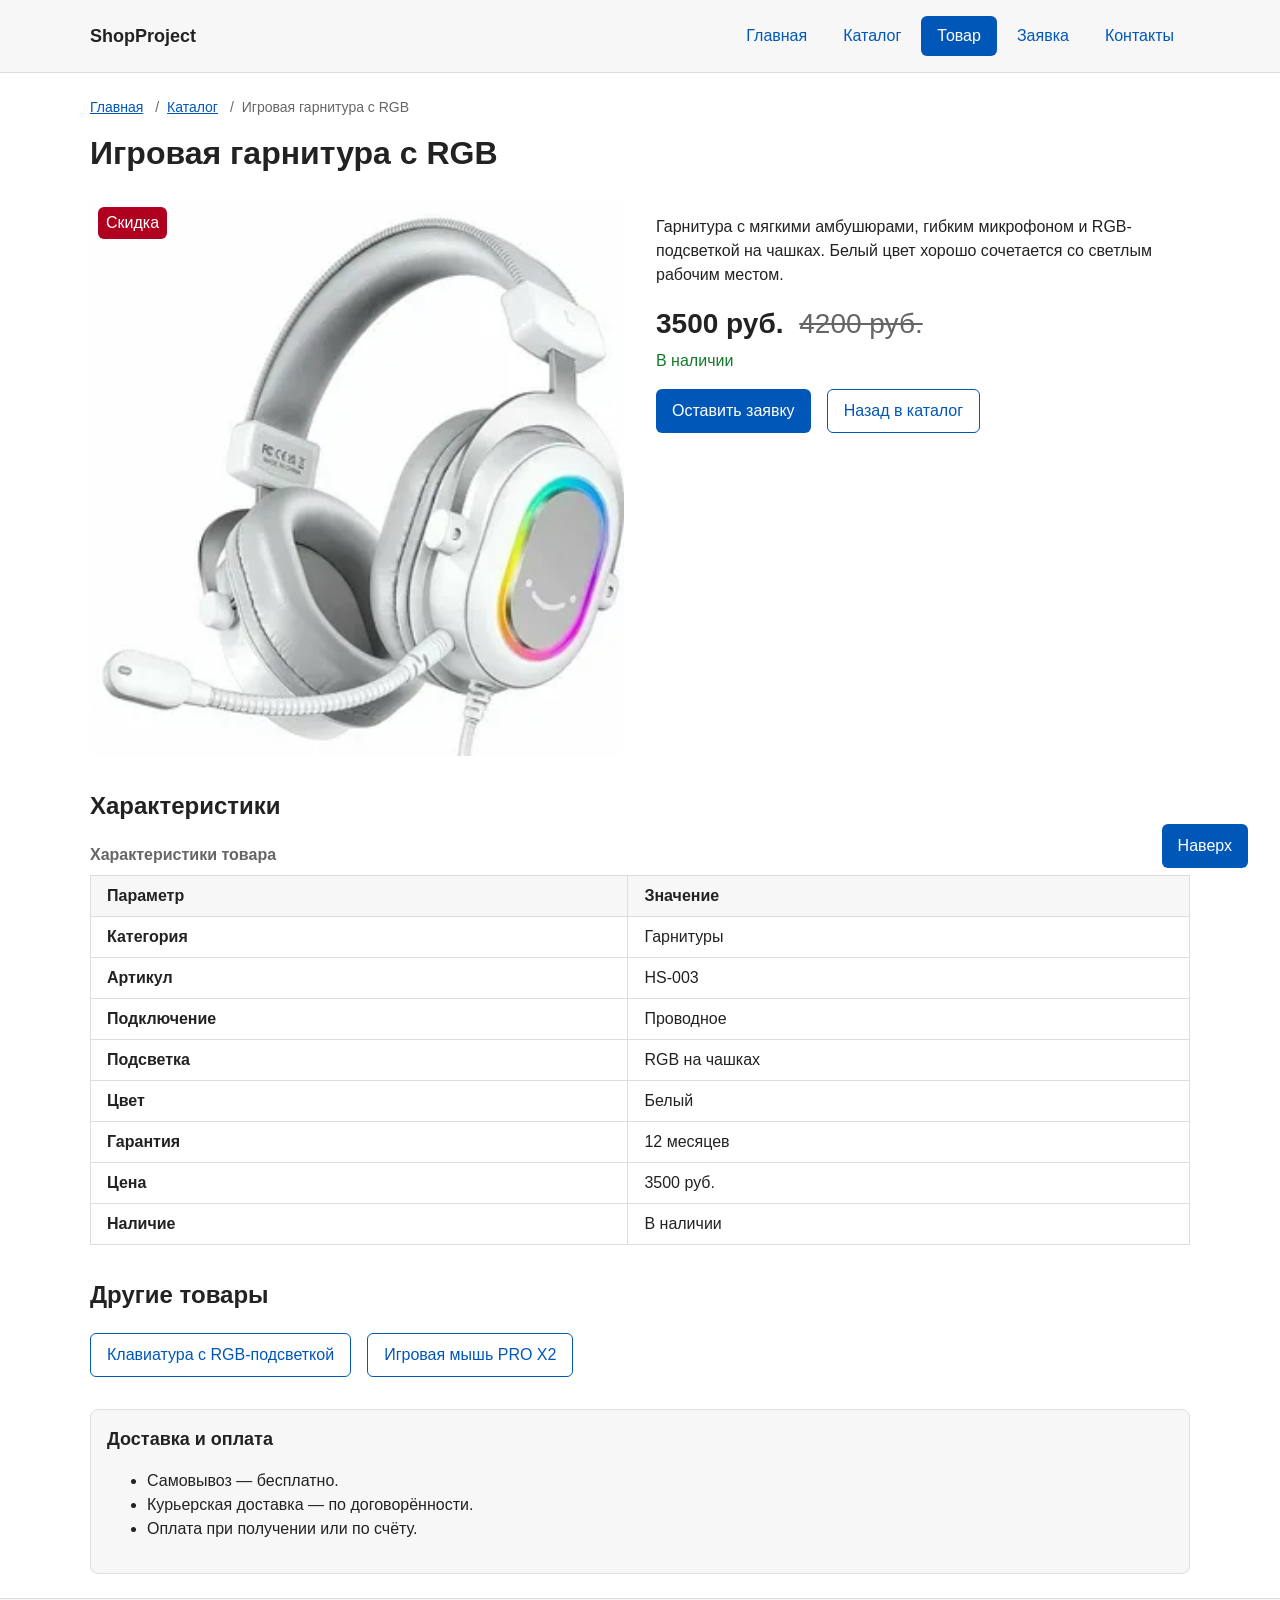
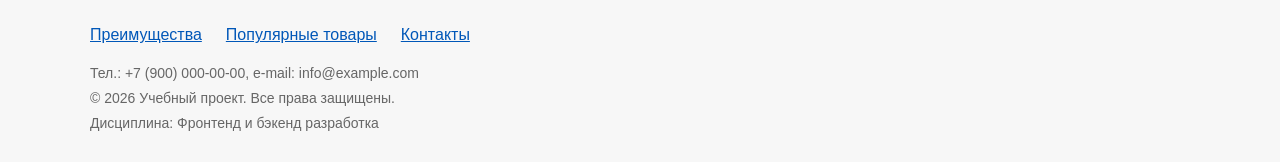
<file: product-3.html>
<!DOCTYPE html>
<html lang="ru">

<head>
    <meta charset="UTF-8">
    <meta name="viewport" content="width=device-width, initial-scale=1.0">
    <meta name="description" content="Карточка товара «Игровая гарнитура с RGB»: изображение, описание, цена, таблица характеристик и кнопка заявки.">
    <title>Игровая гарнитура с RGB — карточка товара</title>
    <script>document.documentElement.classList.add('js');</script>
    <link rel="stylesheet" href="css/style.css">
    <link rel="stylesheet" href="css/responsive.css">
    <script src="js/main.js" defer></script>
    <meta property="og:type" content="website">
    <meta property="og:title" content="Игровая гарнитура с RGB — карточка товара">
    <meta property="og:description" content="Карточка товара «Игровая гарнитура с RGB»: изображение, описание, цена, таблица характеристик и кнопка заявки.">
</head>

<body>
    <a class="skip-link" href="#main">Перейти к основному содержимому</a>

    <header class="site-header">
        <div class="site-header__inner">
            <a class="site-header__logo" href="index.html">ShopProject</a>

            <button class="nav-toggle" type="button" aria-expanded="false" aria-controls="site-nav">
                <span class="nav-toggle__icon" aria-hidden="true"></span>
                <span class="nav-toggle__text">Меню</span>
            </button>

            <nav class="site-nav" id="site-nav" aria-label="Основная навигация">
                <ul class="site-nav__list">
                    <li class="site-nav__item">
                        <a class="site-nav__link" href="index.html">Главная</a>
                    </li>
                    <li class="site-nav__item">
                        <a class="site-nav__link" href="catalog.html">Каталог</a>
                    </li>
                    <li class="site-nav__item">
                        <a class="site-nav__link site-nav__link--active" aria-current="page" href="product.html">Товар</a>
                    </li>
                    <li class="site-nav__item">
                        <a class="site-nav__link" href="order.html">Заявка</a>
                    </li>
                    <li class="site-nav__item">
                        <a class="site-nav__link" href="contacts.html">Контакты</a>
                    </li>
                </ul>
            </nav>
        </div>
    </header>

    <main class="site-main" id="main" tabindex="-1">
        <nav class="breadcrumbs" aria-label="Хлебные крошки">
            <a class="breadcrumbs__link" href="index.html">Главная</a>
            <a class="breadcrumbs__link breadcrumbs__link--next" href="catalog.html">Каталог</a>
            <span class="breadcrumbs__current" aria-current="page">Игровая гарнитура с RGB</span>
        </nav>

        <article class="product-page">
            <h1 class="product-page__title">Игровая гарнитура с RGB</h1>

            <div class="product-page__layout">
                <div class="product-page__media">
                    <span class="product-page__badge product-page__badge--discount">Скидка</span>
                    <picture class="product-page__picture">
                        <source srcset="images/product-3.webp" type="image/webp">
                        <img class="product-page__image" src="images/product-3.png" alt="Белая игровая гарнитура с RGB-кольцом на чашке и микрофоном" width="307" height="320">
                    </picture>
                </div>

                <div class="product-page__info">
                    <p class="product-page__description">Гарнитура с мягкими амбушюрами, гибким микрофоном и RGB-подсветкой на чашках. Белый цвет хорошо сочетается со светлым рабочим местом.</p>
                    <p class="product-page__price">3500 руб. <s class="product-page__old-price">4200 руб.</s></p>
                    <p class="product-page__stock">В наличии</p>
                    <div class="product-page__actions">
                        <a class="button button--primary" href="order.html">Оставить заявку</a>
                        <a class="button button--secondary" href="catalog.html">Назад в каталог</a>
                    </div>
                </div>
            </div>

            <section class="product-page__section" aria-labelledby="specs-title">
                <h2 id="specs-title">Характеристики</h2>
                <div class="table-wrapper">
                <table class="product-table">
                    <caption class="product-table__caption">Характеристики товара</caption>
                    <thead>
                        <tr>
                            <th scope="col">Параметр</th>
                            <th scope="col">Значение</th>
                        </tr>
                    </thead>
                    <tbody>
                        <tr><th scope="row">Категория</th><td>Гарнитуры</td></tr>
                        <tr><th scope="row">Артикул</th><td>HS-003</td></tr>
                        <tr><th scope="row">Подключение</th><td>Проводное</td></tr>
                        <tr><th scope="row">Подсветка</th><td>RGB на чашках</td></tr>
                        <tr><th scope="row">Цвет</th><td>Белый</td></tr>
                        <tr><th scope="row">Гарантия</th><td>12 месяцев</td></tr>
                        <tr><th scope="row">Цена</th><td>3500 руб.</td></tr>
                        <tr><th scope="row">Наличие</th><td>В наличии</td></tr>
                    </tbody>
                </table>
                </div>
            </section>

            <section class="product-page__section" aria-labelledby="related-title">
                <h2 id="related-title">Другие товары</h2>
                <div class="product-page__actions">
                        <a class="button button--secondary" href="product.html">Клавиатура с RGB-подсветкой</a>
                        <a class="button button--secondary" href="product-2.html">Игровая мышь PRO X2</a>
                </div>
            </section>

            <aside class="product-page__aside" aria-label="Доставка и оплата">
                <h2 class="product-page__aside-title">Доставка и оплата</h2>
                <ul>
                    <li>Самовывоз — бесплатно.</li>
                    <li>Курьерская доставка — по договорённости.</li>
                    <li>Оплата при получении или по счёту.</li>
                </ul>
            </aside>
        </article>
    </main>

    <footer class="site-footer" id="contacts">
        <div class="site-footer__inner">
            <ul class="site-footer__links">
                <li><a class="site-footer__link" href="index.html#advantages">Преимущества</a></li>
                <li><a class="site-footer__link" href="index.html#popular">Популярные товары</a></li>
                <li><a class="site-footer__link" href="contacts.html">Контакты</a></li>
            </ul>
            <p class="site-footer__text">Тел.: +7 (900) 000-00-00, e-mail: info@example.com</p>
            <p class="site-footer__text">&copy; 2026 Учебный проект. Все права защищены.</p>
            <p class="site-footer__text">Дисциплина: Фронтенд и бэкенд разработка</p>
        </div>
    </footer>

    <a class="to-top" href="#">Наверх</a>
</body>

</html>
</file>
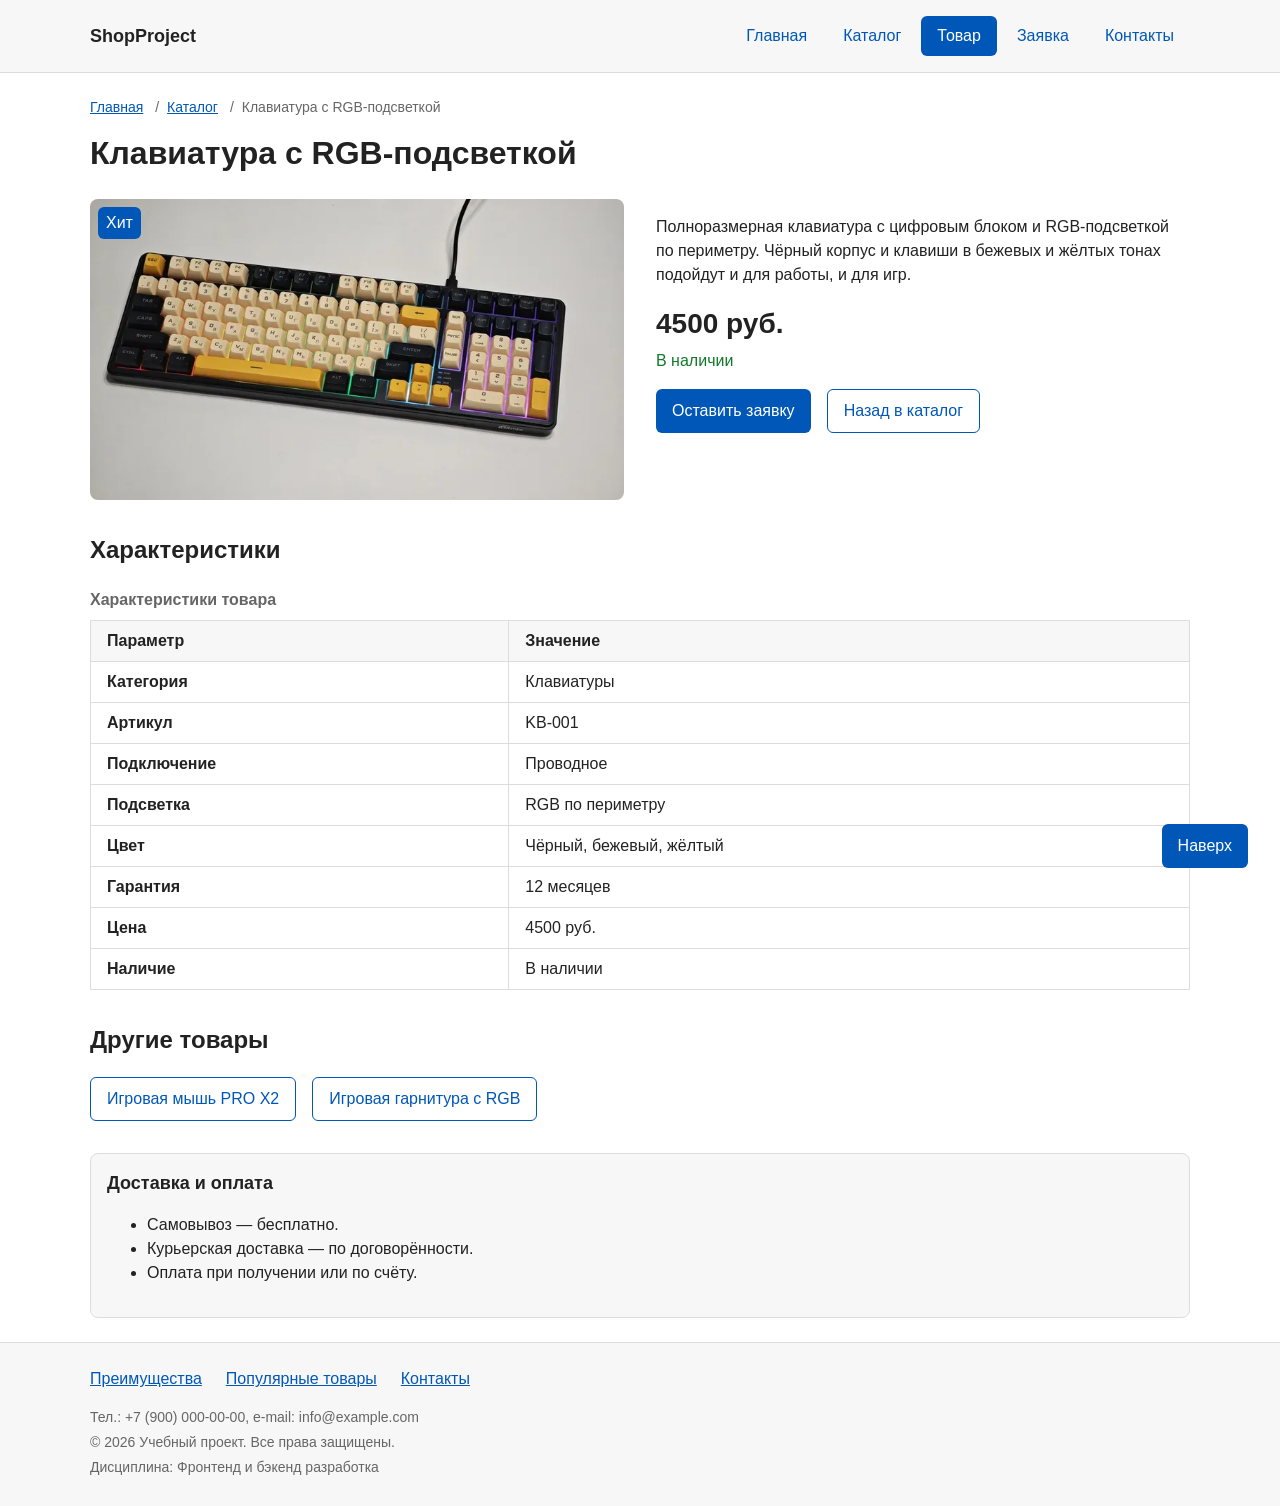
<file: product.html>
<!DOCTYPE html>
<html lang="ru">

<head>
    <meta charset="UTF-8">
    <meta name="viewport" content="width=device-width, initial-scale=1.0">
    <meta name="description" content="Карточка товара «Клавиатура с RGB-подсветкой»: изображение, описание, цена, таблица характеристик и кнопка заявки.">
    <title>Клавиатура с RGB-подсветкой — карточка товара</title>
    <script>document.documentElement.classList.add('js');</script>
    <link rel="stylesheet" href="css/style.css">
    <link rel="stylesheet" href="css/responsive.css">
    <script src="js/main.js" defer></script>
    <meta property="og:type" content="website">
    <meta property="og:title" content="Клавиатура с RGB-подсветкой — карточка товара">
    <meta property="og:description" content="Карточка товара «Клавиатура с RGB-подсветкой»: изображение, описание, цена, таблица характеристик и кнопка заявки.">
</head>

<body>
    <a class="skip-link" href="#main">Перейти к основному содержимому</a>

    <header class="site-header">
        <div class="site-header__inner">
            <a class="site-header__logo" href="index.html">ShopProject</a>

            <button class="nav-toggle" type="button" aria-expanded="false" aria-controls="site-nav">
                <span class="nav-toggle__icon" aria-hidden="true"></span>
                <span class="nav-toggle__text">Меню</span>
            </button>

            <nav class="site-nav" id="site-nav" aria-label="Основная навигация">
                <ul class="site-nav__list">
                    <li class="site-nav__item">
                        <a class="site-nav__link" href="index.html">Главная</a>
                    </li>
                    <li class="site-nav__item">
                        <a class="site-nav__link" href="catalog.html">Каталог</a>
                    </li>
                    <li class="site-nav__item">
                        <a class="site-nav__link site-nav__link--active" aria-current="page" href="product.html">Товар</a>
                    </li>
                    <li class="site-nav__item">
                        <a class="site-nav__link" href="order.html">Заявка</a>
                    </li>
                    <li class="site-nav__item">
                        <a class="site-nav__link" href="contacts.html">Контакты</a>
                    </li>
                </ul>
            </nav>
        </div>
    </header>

    <main class="site-main" id="main" tabindex="-1">
        <nav class="breadcrumbs" aria-label="Хлебные крошки">
            <a class="breadcrumbs__link" href="index.html">Главная</a>
            <a class="breadcrumbs__link breadcrumbs__link--next" href="catalog.html">Каталог</a>
            <span class="breadcrumbs__current" aria-current="page">Клавиатура с RGB-подсветкой</span>
        </nav>

        <article class="product-page">
            <h1 class="product-page__title">Клавиатура с RGB-подсветкой</h1>

            <div class="product-page__layout">
                <div class="product-page__media">
                    <span class="product-page__badge product-page__badge--featured">Хит</span>
                    <picture class="product-page__picture">
                        <source srcset="images/product-1.webp" type="image/webp">
                        <img class="product-page__image" src="images/product-1.png" alt="Клавиатура с цифровым блоком, чёрно-бежево-жёлтые клавиши, RGB-подсветка" width="760" height="428">
                    </picture>
                </div>

                <div class="product-page__info">
                    <p class="product-page__description">Полноразмерная клавиатура с цифровым блоком и RGB-подсветкой по периметру. Чёрный корпус и клавиши в бежевых и жёлтых тонах подойдут и для работы, и для игр.</p>
                    <p class="product-page__price">4500 руб.</p>
                    <p class="product-page__stock">В наличии</p>
                    <div class="product-page__actions">
                        <a class="button button--primary" href="order.html">Оставить заявку</a>
                        <a class="button button--secondary" href="catalog.html">Назад в каталог</a>
                    </div>
                </div>
            </div>

            <section class="product-page__section" aria-labelledby="specs-title">
                <h2 id="specs-title">Характеристики</h2>
                <div class="table-wrapper">
                <table class="product-table">
                    <caption class="product-table__caption">Характеристики товара</caption>
                    <thead>
                        <tr>
                            <th scope="col">Параметр</th>
                            <th scope="col">Значение</th>
                        </tr>
                    </thead>
                    <tbody>
                        <tr><th scope="row">Категория</th><td>Клавиатуры</td></tr>
                        <tr><th scope="row">Артикул</th><td>KB-001</td></tr>
                        <tr><th scope="row">Подключение</th><td>Проводное</td></tr>
                        <tr><th scope="row">Подсветка</th><td>RGB по периметру</td></tr>
                        <tr><th scope="row">Цвет</th><td>Чёрный, бежевый, жёлтый</td></tr>
                        <tr><th scope="row">Гарантия</th><td>12 месяцев</td></tr>
                        <tr><th scope="row">Цена</th><td>4500 руб.</td></tr>
                        <tr><th scope="row">Наличие</th><td>В наличии</td></tr>
                    </tbody>
                </table>
                </div>
            </section>

            <section class="product-page__section" aria-labelledby="related-title">
                <h2 id="related-title">Другие товары</h2>
                <div class="product-page__actions">
                        <a class="button button--secondary" href="product-2.html">Игровая мышь PRO X2</a>
                        <a class="button button--secondary" href="product-3.html">Игровая гарнитура с RGB</a>
                </div>
            </section>

            <aside class="product-page__aside" aria-label="Доставка и оплата">
                <h2 class="product-page__aside-title">Доставка и оплата</h2>
                <ul>
                    <li>Самовывоз — бесплатно.</li>
                    <li>Курьерская доставка — по договорённости.</li>
                    <li>Оплата при получении или по счёту.</li>
                </ul>
            </aside>
        </article>
    </main>

    <footer class="site-footer" id="contacts">
        <div class="site-footer__inner">
            <ul class="site-footer__links">
                <li><a class="site-footer__link" href="index.html#advantages">Преимущества</a></li>
                <li><a class="site-footer__link" href="index.html#popular">Популярные товары</a></li>
                <li><a class="site-footer__link" href="contacts.html">Контакты</a></li>
            </ul>
            <p class="site-footer__text">Тел.: +7 (900) 000-00-00, e-mail: info@example.com</p>
            <p class="site-footer__text">&copy; 2026 Учебный проект. Все права защищены.</p>
            <p class="site-footer__text">Дисциплина: Фронтенд и бэкенд разработка</p>
        </div>
    </footer>

    <a class="to-top" href="#">Наверх</a>
</body>

</html>
</file>
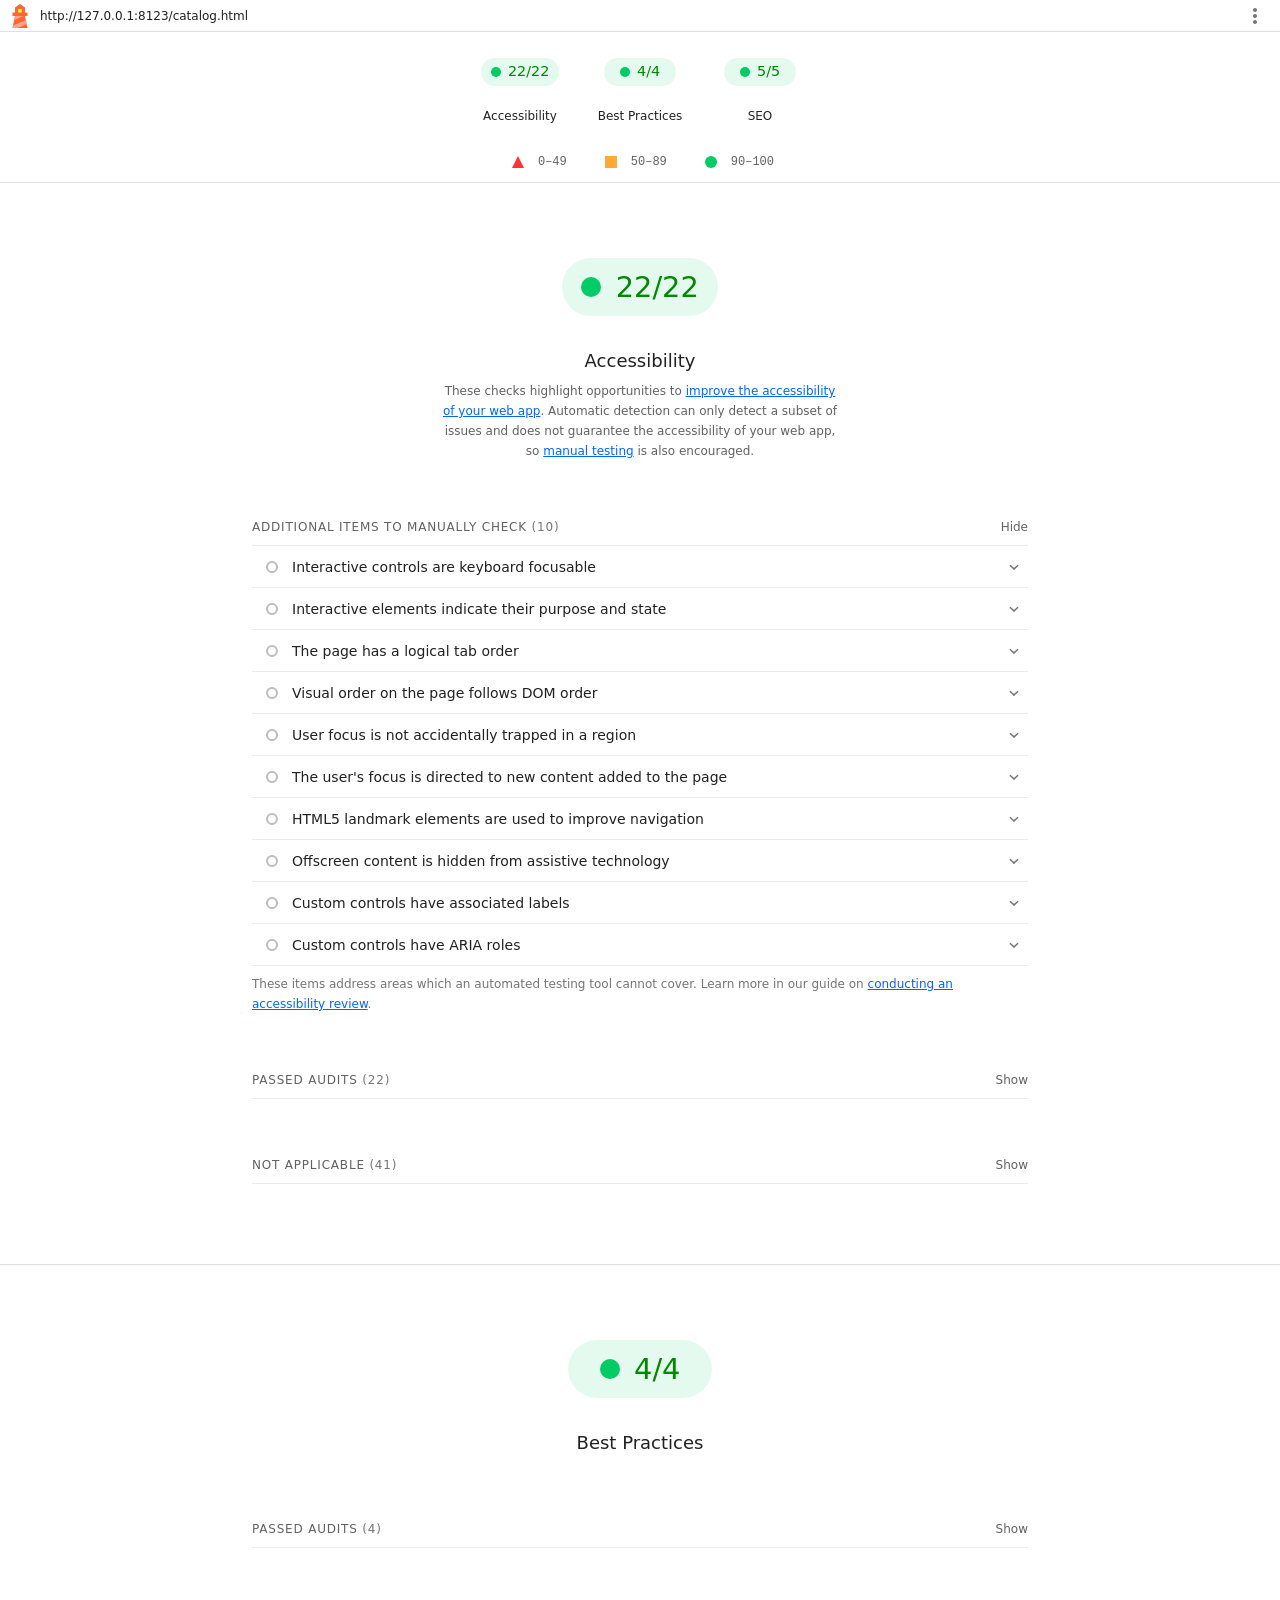
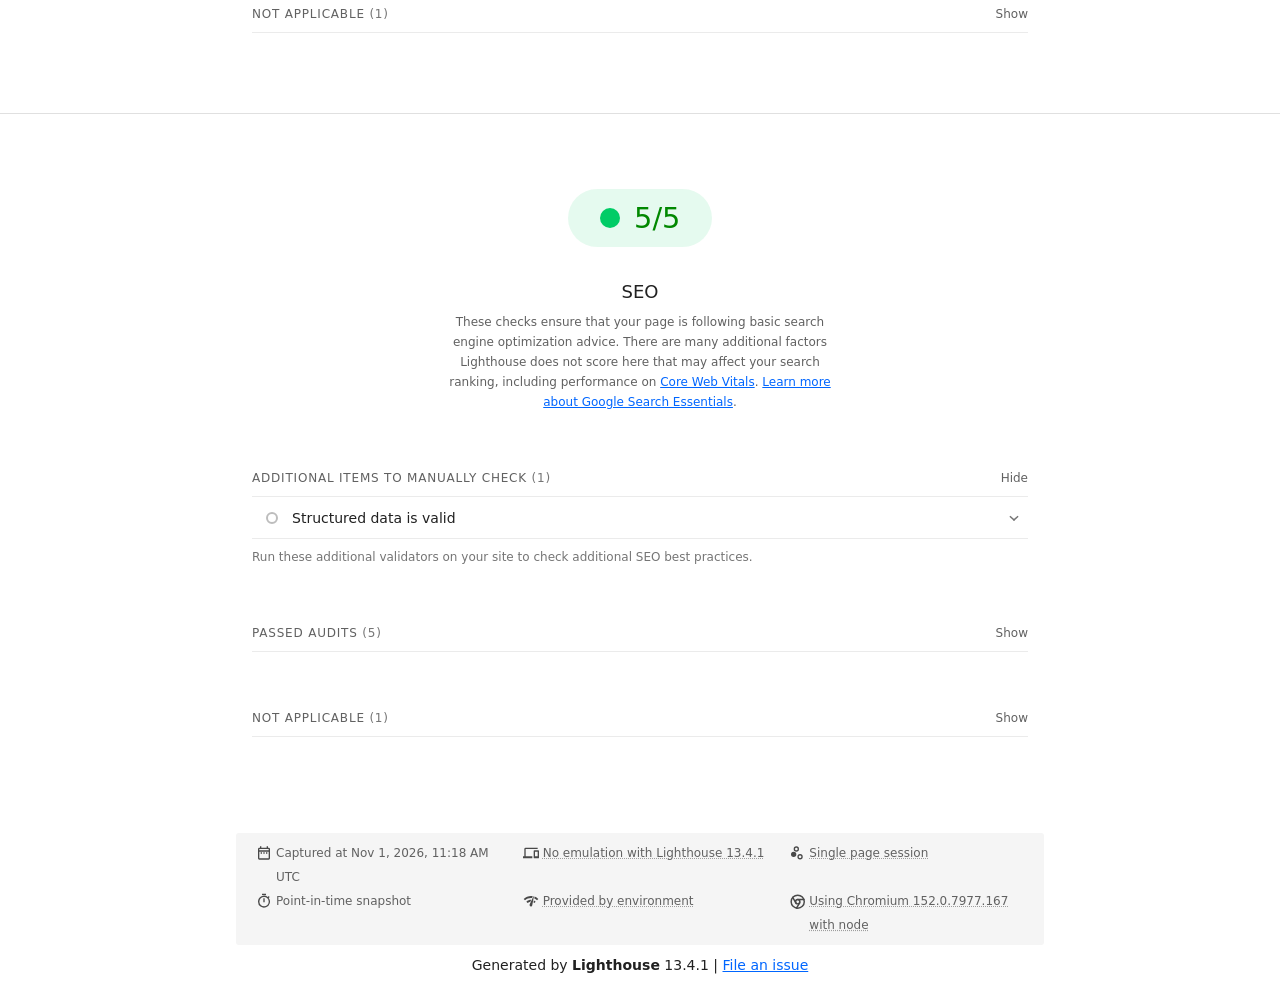
<file: lighthouse/accessibility-catalog.html>
<!--
@license
Copyright 2018 Google LLC
SPDX-License-Identifier: Apache-2.0
-->
<!doctype html>
<html lang="en">
<head>
  <meta charset="utf-8">
  <meta name="viewport" content="width=device-width, initial-scale=1, minimum-scale=1">
  <link rel="icon" href='data:image/svg+xml;utf8,<svg fill="none" xmlns="http://www.w3.org/2000/svg" viewBox="0 0 48 48"><path d="m14 7 10-7 10 7v10h5v7h-5l5 24H9l5-24H9v-7h5V7Z" fill="%23F63"/><path d="M31.561 24H14l-1.689 8.105L31.561 24ZM18.983 48H9l1.022-4.907L35.723 32.27l1.663 7.98L18.983 48Z" fill="%23FFA385"/><path fill="%23FF3" d="M20.5 10h7v7h-7z"/></svg>'>
  <title>Lighthouse Report</title>
  <style>body {margin: 0}</style>
</head>
<body>
  <noscript>Lighthouse report requires JavaScript. Please enable.</noscript>

  <div id="lh-log"></div>

  <script>window.__LIGHTHOUSE_JSON__ = {"lighthouseVersion":"13.4.1","finalDisplayedUrl":"http://127.0.0.1:8123/catalog.html","fetchTime":"2026-11-01T11:18:31.222Z","gatherMode":"snapshot","runWarnings":[],"userAgent":"Mozilla/5.0 (Windows NT 10.0; Win64; x64) AppleWebKit/537.36 (KHTML, like Gecko) OpenCode/2.2.5 Chrome/152.0.7977.167 Electron/44.9.1 Safari/537.36","environment":{"hostUserAgent":"Mozilla/5.0 (Windows NT 10.0; Win64; x64) AppleWebKit/537.36 (KHTML, like Gecko) OpenCode/2.2.5 Chrome/152.0.7977.167 Electron/44.9.1 Safari/537.36","benchmarkIndex":1740,"credits":{"axe-core":"4.13.0"}},"audits":{"image-aspect-ratio":{"id":"image-aspect-ratio","title":"Displays images with correct aspect ratio","description":"Image display dimensions should match natural aspect ratio. [Learn more about image aspect ratio](https://developer.chrome.com/docs/lighthouse/best-practices/image-aspect-ratio/).","score":1,"scoreDisplayMode":"binary","details":{"type":"table","headings":[{"key":"node","valueType":"node","label":""},{"key":"url","valueType":"url","label":"URL"},{"key":"displayedAspectRatio","valueType":"text","label":"Aspect Ratio (Displayed)"},{"key":"actualAspectRatio","valueType":"text","label":"Aspect Ratio (Actual)"}],"items":[]}},"image-size-responsive":{"id":"image-size-responsive","title":"Serves images with appropriate resolution","description":"Image natural dimensions should be proportional to the display size and the pixel ratio to maximize image clarity. [Learn how to provide responsive images](https://web.dev/articles/serve-responsive-images).","score":1,"scoreDisplayMode":"binary","details":{"type":"table","headings":[{"key":"node","valueType":"node","label":""},{"key":"url","valueType":"url","label":"URL"},{"key":"displayedSize","valueType":"text","label":"Displayed size"},{"key":"actualSize","valueType":"text","label":"Actual size"},{"key":"expectedSize","valueType":"text","label":"Expected size"}],"items":[]}},"accesskeys":{"id":"accesskeys","title":"`[accesskey]` values are unique","description":"Access keys let users quickly focus a part of the page. For proper navigation, each access key must be unique. [Learn more about access keys](https://dequeuniversity.com/rules/axe/4.12/accesskeys).","score":null,"scoreDisplayMode":"notApplicable"},"aria-allowed-attr":{"id":"aria-allowed-attr","title":"`[aria-*]` attributes match their roles","description":"Each ARIA `role` supports a specific subset of `aria-*` attributes. Mismatching these invalidates the `aria-*` attributes. [Learn how to match ARIA attributes to their roles](https://dequeuniversity.com/rules/axe/4.12/aria-allowed-attr).","score":1,"scoreDisplayMode":"binary","details":{"type":"table","headings":[{"key":"node","valueType":"node","subItemsHeading":{"key":"relatedNode","valueType":"node"},"label":"Failing Elements"}],"items":[]}},"aria-allowed-role":{"id":"aria-allowed-role","title":"Uses ARIA roles only on compatible elements","description":"Many HTML elements can only be assigned certain ARIA roles. Using ARIA roles where they are not allowed can interfere with the accessibility of the web page. [Learn more about ARIA roles](https://dequeuniversity.com/rules/axe/4.12/aria-allowed-role).","score":null,"scoreDisplayMode":"notApplicable"},"aria-command-name":{"id":"aria-command-name","title":"`button`, `link`, and `menuitem` elements have accessible names","description":"When an element doesn't have an accessible name, screen readers announce it with a generic name, making it unusable for users who rely on screen readers. [Learn how to make command elements more accessible](https://dequeuniversity.com/rules/axe/4.12/aria-command-name).","score":null,"scoreDisplayMode":"notApplicable"},"aria-conditional-attr":{"id":"aria-conditional-attr","title":"ARIA attributes are used as specified for the element's role","description":"Some ARIA attributes are only allowed on an element under certain conditions. [Learn more about conditional ARIA attributes](https://dequeuniversity.com/rules/axe/4.12/aria-conditional-attr).","score":1,"scoreDisplayMode":"binary","details":{"type":"table","headings":[{"key":"node","valueType":"node","subItemsHeading":{"key":"relatedNode","valueType":"node"},"label":"Failing Elements"}],"items":[]}},"aria-deprecated-role":{"id":"aria-deprecated-role","title":"Deprecated ARIA roles were not used","description":"Deprecated ARIA roles may not be processed correctly by assistive technology. [Learn more about deprecated ARIA roles](https://dequeuniversity.com/rules/axe/4.12/aria-deprecated-role).","score":null,"scoreDisplayMode":"notApplicable"},"aria-dialog-name":{"id":"aria-dialog-name","title":"Elements with `role=\"dialog\"` or `role=\"alertdialog\"` have accessible names.","description":"ARIA dialog elements without accessible names may prevent screen readers users from discerning the purpose of these elements. [Learn how to make ARIA dialog elements more accessible](https://dequeuniversity.com/rules/axe/4.12/aria-dialog-name).","score":null,"scoreDisplayMode":"notApplicable"},"aria-hidden-body":{"id":"aria-hidden-body","title":"`[aria-hidden=\"true\"]` is not present on the document `\u003cbody>`","description":"Assistive technologies, like screen readers, work inconsistently when `aria-hidden=\"true\"` is set on the document `\u003cbody>`. [Learn how `aria-hidden` affects the document body](https://dequeuniversity.com/rules/axe/4.12/aria-hidden-body).","score":1,"scoreDisplayMode":"binary","details":{"type":"table","headings":[{"key":"node","valueType":"node","subItemsHeading":{"key":"relatedNode","valueType":"node"},"label":"Failing Elements"}],"items":[]}},"aria-hidden-focus":{"id":"aria-hidden-focus","title":"`[aria-hidden=\"true\"]` elements do not contain focusable descendents","description":"Focusable descendents within an `[aria-hidden=\"true\"]` element prevent those interactive elements from being available to users of assistive technologies like screen readers. [Learn how `aria-hidden` affects focusable elements](https://dequeuniversity.com/rules/axe/4.12/aria-hidden-focus).","score":1,"scoreDisplayMode":"binary","details":{"type":"table","headings":[{"key":"node","valueType":"node","subItemsHeading":{"key":"relatedNode","valueType":"node"},"label":"Failing Elements"}],"items":[]}},"aria-input-field-name":{"id":"aria-input-field-name","title":"ARIA input fields have accessible names","description":"When an input field doesn't have an accessible name, screen readers announce it with a generic name, making it unusable for users who rely on screen readers. [Learn more about input field labels](https://dequeuniversity.com/rules/axe/4.12/aria-input-field-name).","score":null,"scoreDisplayMode":"notApplicable"},"aria-meter-name":{"id":"aria-meter-name","title":"ARIA `meter` elements have accessible names","description":"When a meter element doesn't have an accessible name, screen readers announce it with a generic name, making it unusable for users who rely on screen readers. [Learn how to name `meter` elements](https://dequeuniversity.com/rules/axe/4.12/aria-meter-name).","score":null,"scoreDisplayMode":"notApplicable"},"aria-progressbar-name":{"id":"aria-progressbar-name","title":"ARIA `progressbar` elements have accessible names","description":"When a `progressbar` element doesn't have an accessible name, screen readers announce it with a generic name, making it unusable for users who rely on screen readers. [Learn how to label `progressbar` elements](https://dequeuniversity.com/rules/axe/4.12/aria-progressbar-name).","score":null,"scoreDisplayMode":"notApplicable"},"aria-prohibited-attr":{"id":"aria-prohibited-attr","title":"Elements use only permitted ARIA attributes","description":"Using ARIA attributes in roles where they are prohibited can mean that important information is not communicated to users of assistive technologies. [Learn more about prohibited ARIA roles](https://dequeuniversity.com/rules/axe/4.12/aria-prohibited-attr).","score":1,"scoreDisplayMode":"binary","details":{"type":"table","headings":[{"key":"node","valueType":"node","subItemsHeading":{"key":"relatedNode","valueType":"node"},"label":"Failing Elements"}],"items":[]}},"aria-required-attr":{"id":"aria-required-attr","title":"`[role]`s have all required `[aria-*]` attributes","description":"Some ARIA roles have required attributes that describe the state of the element to screen readers. [Learn more about roles and required attributes](https://dequeuniversity.com/rules/axe/4.12/aria-required-attr).","score":null,"scoreDisplayMode":"notApplicable"},"aria-required-children":{"id":"aria-required-children","title":"Elements with an ARIA `[role]` that require children to contain a specific `[role]` have all required children.","description":"Some ARIA parent roles must contain specific child roles to perform their intended accessibility functions. [Learn more about roles and required children elements](https://dequeuniversity.com/rules/axe/4.12/aria-required-children).","score":null,"scoreDisplayMode":"notApplicable"},"aria-required-parent":{"id":"aria-required-parent","title":"`[role]`s are contained by their required parent element","description":"Some ARIA child roles must be contained by specific parent roles to properly perform their intended accessibility functions. [Learn more about ARIA roles and required parent element](https://dequeuniversity.com/rules/axe/4.12/aria-required-parent).","score":null,"scoreDisplayMode":"notApplicable"},"aria-roles":{"id":"aria-roles","title":"`[role]` values are valid","description":"ARIA roles must have valid values in order to perform their intended accessibility functions. [Learn more about valid ARIA roles](https://dequeuniversity.com/rules/axe/4.12/aria-roles).","score":null,"scoreDisplayMode":"notApplicable"},"aria-text":{"id":"aria-text","title":"Elements with the `role=text` attribute do not have focusable descendents.","description":"Adding `role=text` around a text node split by markup enables VoiceOver to treat it as one phrase, but the element's focusable descendents will not be announced. [Learn more about the `role=text` attribute](https://dequeuniversity.com/rules/axe/4.12/aria-text).","score":null,"scoreDisplayMode":"notApplicable"},"aria-toggle-field-name":{"id":"aria-toggle-field-name","title":"ARIA toggle fields have accessible names","description":"When a toggle field doesn't have an accessible name, screen readers announce it with a generic name, making it unusable for users who rely on screen readers. [Learn more about toggle fields](https://dequeuniversity.com/rules/axe/4.12/aria-toggle-field-name).","score":null,"scoreDisplayMode":"notApplicable"},"aria-tooltip-name":{"id":"aria-tooltip-name","title":"ARIA `tooltip` elements have accessible names","description":"When a tooltip element doesn't have an accessible name, screen readers announce it with a generic name, making it unusable for users who rely on screen readers. [Learn how to name `tooltip` elements](https://dequeuniversity.com/rules/axe/4.12/aria-tooltip-name).","score":null,"scoreDisplayMode":"notApplicable"},"aria-treeitem-name":{"id":"aria-treeitem-name","title":"ARIA `treeitem` elements have accessible names","description":"When a `treeitem` element doesn't have an accessible name, screen readers announce it with a generic name, making it unusable for users who rely on screen readers. [Learn more about labeling `treeitem` elements](https://dequeuniversity.com/rules/axe/4.12/aria-treeitem-name).","score":null,"scoreDisplayMode":"notApplicable"},"aria-valid-attr-value":{"id":"aria-valid-attr-value","title":"`[aria-*]` attributes have valid values","description":"Assistive technologies, like screen readers, can't interpret ARIA attributes with invalid values. [Learn more about valid values for ARIA attributes](https://dequeuniversity.com/rules/axe/4.12/aria-valid-attr-value).","score":1,"scoreDisplayMode":"binary","details":{"type":"table","headings":[{"key":"node","valueType":"node","subItemsHeading":{"key":"relatedNode","valueType":"node"},"label":"Failing Elements"}],"items":[]}},"aria-valid-attr":{"id":"aria-valid-attr","title":"`[aria-*]` attributes are valid and not misspelled","description":"Assistive technologies, like screen readers, can't interpret ARIA attributes with invalid names. [Learn more about valid ARIA attributes](https://dequeuniversity.com/rules/axe/4.12/aria-valid-attr).","score":1,"scoreDisplayMode":"binary","details":{"type":"table","headings":[{"key":"node","valueType":"node","subItemsHeading":{"key":"relatedNode","valueType":"node"},"label":"Failing Elements"}],"items":[]}},"button-name":{"id":"button-name","title":"Buttons have an accessible name","description":"When a button doesn't have an accessible name, screen readers announce it as \"button\", making it unusable for users who rely on screen readers. [Learn how to make buttons more accessible](https://dequeuniversity.com/rules/axe/4.12/button-name).","score":1,"scoreDisplayMode":"binary","details":{"type":"table","headings":[{"key":"node","valueType":"node","subItemsHeading":{"key":"relatedNode","valueType":"node"},"label":"Failing Elements"}],"items":[]}},"bypass":{"id":"bypass","title":"The page contains a heading, skip link, or landmark region","description":"Adding ways to bypass repetitive content lets keyboard users navigate the page more efficiently. [Learn more about bypass blocks](https://dequeuniversity.com/rules/axe/4.12/bypass).","score":null,"scoreDisplayMode":"notApplicable"},"color-contrast":{"id":"color-contrast","title":"Background and foreground colors have a sufficient contrast ratio","description":"Low-contrast text is difficult or impossible for many users to read. [Learn how to provide sufficient color contrast](https://dequeuniversity.com/rules/axe/4.12/color-contrast).","score":1,"scoreDisplayMode":"binary","details":{"type":"table","headings":[{"key":"node","valueType":"node","subItemsHeading":{"key":"relatedNode","valueType":"node"},"label":"Failing Elements"}],"items":[]}},"definition-list":{"id":"definition-list","title":"`\u003cdl>`'s contain only properly-ordered `\u003cdt>` and `\u003cdd>` groups, `\u003cscript>`, `\u003ctemplate>` or `\u003cdiv>` elements.","description":"When definition lists are not properly marked up, screen readers may produce confusing or inaccurate output. [Learn how to structure definition lists correctly](https://dequeuniversity.com/rules/axe/4.12/definition-list).","score":null,"scoreDisplayMode":"notApplicable"},"dlitem":{"id":"dlitem","title":"Definition list items are wrapped in `\u003cdl>` elements","description":"Definition list items (`\u003cdt>` and `\u003cdd>`) must be wrapped in a parent `\u003cdl>` element to ensure that screen readers can properly announce them. [Learn how to structure definition lists correctly](https://dequeuniversity.com/rules/axe/4.12/dlitem).","score":null,"scoreDisplayMode":"notApplicable"},"document-title":{"id":"document-title","title":"Document has a `\u003ctitle>` element","description":"The title gives screen reader users an overview of the page, and search engine users rely on it heavily to determine if a page is relevant to their search. [Learn more about document titles](https://dequeuniversity.com/rules/axe/4.12/document-title).","score":1,"scoreDisplayMode":"binary","details":{"type":"table","headings":[{"key":"node","valueType":"node","subItemsHeading":{"key":"relatedNode","valueType":"node"},"label":"Failing Elements"}],"items":[]}},"duplicate-id-aria":{"id":"duplicate-id-aria","title":"ARIA IDs are unique","description":"The value of an ARIA ID must be unique to prevent other instances from being overlooked by assistive technologies. [Learn how to fix duplicate ARIA IDs](https://dequeuniversity.com/rules/axe/4.12/duplicate-id-aria).","score":null,"scoreDisplayMode":"notApplicable"},"empty-heading":{"id":"empty-heading","title":"All heading elements contain content.","description":"A heading with no content or inaccessible text prevent screen reader users from accessing information on the page's structure. [Learn more about headings](https://dequeuniversity.com/rules/axe/4.12/empty-heading).","score":null,"scoreDisplayMode":"notApplicable"},"form-field-multiple-labels":{"id":"form-field-multiple-labels","title":"No form fields have multiple labels","description":"Form fields with multiple labels can be confusingly announced by assistive technologies like screen readers which use either the first, the last, or all of the labels. [Learn how to use form labels](https://dequeuniversity.com/rules/axe/4.12/form-field-multiple-labels).","score":null,"scoreDisplayMode":"notApplicable"},"frame-title":{"id":"frame-title","title":"`\u003cframe>` or `\u003ciframe>` elements have a title","description":"Screen reader users rely on frame titles to describe the contents of frames. [Learn more about frame titles](https://dequeuniversity.com/rules/axe/4.12/frame-title).","score":null,"scoreDisplayMode":"notApplicable"},"heading-order":{"id":"heading-order","title":"Heading elements appear in a sequentially-descending order","description":"Properly ordered headings that do not skip levels convey the semantic structure of the page, making it easier to navigate and understand when using assistive technologies. [Learn more about heading order](https://dequeuniversity.com/rules/axe/4.12/heading-order).","score":1,"scoreDisplayMode":"binary","details":{"type":"table","headings":[{"key":"node","valueType":"node","subItemsHeading":{"key":"relatedNode","valueType":"node"},"label":"Failing Elements"}],"items":[]}},"html-has-lang":{"id":"html-has-lang","title":"`\u003chtml>` element has a `[lang]` attribute","description":"If a page doesn't specify a `lang` attribute, a screen reader assumes that the page is in the default language that the user chose when setting up the screen reader. If the page isn't actually in the default language, then the screen reader might not announce the page's text correctly. [Learn more about the `lang` attribute](https://dequeuniversity.com/rules/axe/4.12/html-has-lang).","score":1,"scoreDisplayMode":"binary","details":{"type":"table","headings":[{"key":"node","valueType":"node","subItemsHeading":{"key":"relatedNode","valueType":"node"},"label":"Failing Elements"}],"items":[]}},"html-lang-valid":{"id":"html-lang-valid","title":"`\u003chtml>` element has a valid value for its `[lang]` attribute","description":"Specifying a valid [BCP 47 language](https://www.w3.org/International/questions/qa-choosing-language-tags#question) helps screen readers announce text properly. [Learn how to use the `lang` attribute](https://dequeuniversity.com/rules/axe/4.12/html-lang-valid).","score":1,"scoreDisplayMode":"binary","details":{"type":"table","headings":[{"key":"node","valueType":"node","subItemsHeading":{"key":"relatedNode","valueType":"node"},"label":"Failing Elements"}],"items":[]}},"html-xml-lang-mismatch":{"id":"html-xml-lang-mismatch","title":"`\u003chtml>` element has an `[xml:lang]` attribute with the same base language as the `[lang]` attribute.","description":"If the webpage does not specify a consistent language, then the screen reader might not announce the page's text correctly. [Learn more about the `lang` attribute](https://dequeuniversity.com/rules/axe/4.12/html-xml-lang-mismatch).","score":null,"scoreDisplayMode":"notApplicable"},"identical-links-same-purpose":{"id":"identical-links-same-purpose","title":"Identical links have the same purpose.","description":"Links with the same destination should have the same description, to help users understand the link's purpose and decide whether to follow it. [Learn more about identical links](https://dequeuniversity.com/rules/axe/4.12/identical-links-same-purpose).","score":null,"scoreDisplayMode":"notApplicable"},"image-alt":{"id":"image-alt","title":"Image elements have `[alt]` attributes","description":"Informative elements should aim for short, descriptive alternate text. Decorative elements can be ignored with an empty alt attribute. [Learn more about the `alt` attribute](https://dequeuniversity.com/rules/axe/4.12/image-alt).","score":1,"scoreDisplayMode":"binary","details":{"type":"table","headings":[{"key":"node","valueType":"node","subItemsHeading":{"key":"relatedNode","valueType":"node"},"label":"Failing Elements"}],"items":[]}},"image-redundant-alt":{"id":"image-redundant-alt","title":"Image elements do not have `[alt]` attributes that are redundant text.","description":"Informative elements should aim for short, descriptive alternative text. Alternative text that is exactly the same as the text adjacent to the link or image is potentially confusing for screen reader users, because the text will be read twice. [Learn more about the `alt` attribute](https://dequeuniversity.com/rules/axe/4.12/image-redundant-alt).","score":null,"scoreDisplayMode":"notApplicable"},"input-button-name":{"id":"input-button-name","title":"Input buttons have discernible text.","description":"Adding discernable and accessible text to input buttons may help screen reader users understand the purpose of the input button. [Learn more about input buttons](https://dequeuniversity.com/rules/axe/4.12/input-button-name).","score":null,"scoreDisplayMode":"notApplicable"},"input-image-alt":{"id":"input-image-alt","title":"`\u003cinput type=\"image\">` elements have `[alt]` text","description":"When an image is being used as an `\u003cinput>` button, providing alternative text can help screen reader users understand the purpose of the button. [Learn about input image alt text](https://dequeuniversity.com/rules/axe/4.12/input-image-alt).","score":null,"scoreDisplayMode":"notApplicable"},"label-content-name-mismatch":{"id":"label-content-name-mismatch","title":"Elements with visible text labels have matching accessible names.","description":"Visible text labels that do not match the accessible name can result in a confusing experience for screen reader users. [Learn more about accessible names](https://dequeuniversity.com/rules/axe/4.12/label-content-name-mismatch).","score":1,"scoreDisplayMode":"binary","details":{"type":"table","headings":[{"key":"node","valueType":"node","subItemsHeading":{"key":"relatedNode","valueType":"node"},"label":"Failing Elements"}],"items":[]}},"label":{"id":"label","title":"Form elements have associated labels","description":"Labels ensure that form controls are announced properly by assistive technologies, like screen readers. [Learn more about form element labels](https://dequeuniversity.com/rules/axe/4.12/label).","score":null,"scoreDisplayMode":"notApplicable"},"landmark-one-main":{"id":"landmark-one-main","title":"Document has a main landmark.","description":"One main landmark helps screen reader users navigate a web page. [Learn more about landmarks](https://dequeuniversity.com/rules/axe/4.12/landmark-one-main).","score":1,"scoreDisplayMode":"binary","details":{"type":"table","headings":[{"key":"node","valueType":"node","subItemsHeading":{"key":"relatedNode","valueType":"node"},"label":"Failing Elements"}],"items":[]}},"link-name":{"id":"link-name","title":"Links have a discernible name","description":"Link text (and alternate text for images, when used as links) that is discernible, unique, and focusable improves the navigation experience for screen reader users. [Learn how to make links accessible](https://dequeuniversity.com/rules/axe/4.12/link-name).","score":1,"scoreDisplayMode":"binary","details":{"type":"table","headings":[{"key":"node","valueType":"node","subItemsHeading":{"key":"relatedNode","valueType":"node"},"label":"Failing Elements"}],"items":[]}},"link-in-text-block":{"id":"link-in-text-block","title":"Links are distinguishable without relying on color.","description":"Low-contrast text is difficult or impossible for many users to read. Link text that is discernible improves the experience for users with low vision. [Learn how to make links distinguishable](https://dequeuniversity.com/rules/axe/4.12/link-in-text-block).","score":null,"scoreDisplayMode":"notApplicable"},"list":{"id":"list","title":"Lists contain only `\u003cli>` elements and script supporting elements (`\u003cscript>` and `\u003ctemplate>`).","description":"Screen readers have a specific way of announcing lists. Ensuring proper list structure aids screen reader output. [Learn more about proper list structure](https://dequeuniversity.com/rules/axe/4.12/list).","score":1,"scoreDisplayMode":"binary","details":{"type":"table","headings":[{"key":"node","valueType":"node","subItemsHeading":{"key":"relatedNode","valueType":"node"},"label":"Failing Elements"}],"items":[]}},"listitem":{"id":"listitem","title":"List items (`\u003cli>`) are contained within `\u003cul>`, `\u003col>` or `\u003cmenu>` parent elements","description":"Screen readers require list items (`\u003cli>`) to be contained within a parent `\u003cul>`, `\u003col>` or `\u003cmenu>` to be announced properly. [Learn more about proper list structure](https://dequeuniversity.com/rules/axe/4.12/listitem).","score":1,"scoreDisplayMode":"binary","details":{"type":"table","headings":[{"key":"node","valueType":"node","subItemsHeading":{"key":"relatedNode","valueType":"node"},"label":"Failing Elements"}],"items":[]}},"meta-refresh":{"id":"meta-refresh","title":"The document does not use `\u003cmeta http-equiv=\"refresh\">`","description":"Users do not expect a page to refresh automatically, and doing so will move focus back to the top of the page. This may create a frustrating or confusing experience. [Learn more about the refresh meta tag](https://dequeuniversity.com/rules/axe/4.12/meta-refresh).","score":null,"scoreDisplayMode":"notApplicable"},"meta-viewport":{"id":"meta-viewport","title":"`[user-scalable=\"no\"]` is not used in the `\u003cmeta name=\"viewport\">` element and the `[maximum-scale]` attribute is not less than 5.","description":"Disabling zooming is problematic for users with low vision who rely on screen magnification to properly see the contents of a web page. [Learn more about the viewport meta tag](https://dequeuniversity.com/rules/axe/4.12/meta-viewport).","score":1,"scoreDisplayMode":"binary","details":{"type":"table","headings":[{"key":"node","valueType":"node","subItemsHeading":{"key":"relatedNode","valueType":"node"},"label":"Failing Elements"}],"items":[]}},"object-alt":{"id":"object-alt","title":"`\u003cobject>` elements have alternate text","description":"Screen readers cannot translate non-text content. Adding alternate text to `\u003cobject>` elements helps screen readers convey meaning to users. [Learn more about alt text for `object` elements](https://dequeuniversity.com/rules/axe/4.12/object-alt).","score":null,"scoreDisplayMode":"notApplicable"},"select-name":{"id":"select-name","title":"Select elements have associated label elements.","description":"Form elements without effective labels can create frustrating experiences for screen reader users. [Learn more about the `select` element](https://dequeuniversity.com/rules/axe/4.12/select-name).","score":null,"scoreDisplayMode":"notApplicable"},"skip-link":{"id":"skip-link","title":"Skip links are focusable.","description":"Including a skip link can help users skip to the main content to save time. [Learn more about skip links](https://dequeuniversity.com/rules/axe/4.12/skip-link).","score":1,"scoreDisplayMode":"binary","details":{"type":"table","headings":[{"key":"node","valueType":"node","subItemsHeading":{"key":"relatedNode","valueType":"node"},"label":"Failing Elements"}],"items":[]}},"tabindex":{"id":"tabindex","title":"No element has a `[tabindex]` value greater than 0","description":"A value greater than 0 implies an explicit navigation ordering. Although technically valid, this often creates frustrating experiences for users who rely on assistive technologies. [Learn more about the `tabindex` attribute](https://dequeuniversity.com/rules/axe/4.12/tabindex).","score":1,"scoreDisplayMode":"binary","details":{"type":"table","headings":[{"key":"node","valueType":"node","subItemsHeading":{"key":"relatedNode","valueType":"node"},"label":"Failing Elements"}],"items":[]}},"table-duplicate-name":{"id":"table-duplicate-name","title":"Tables have different content in the summary attribute and `\u003ccaption>`.","description":"The summary attribute should describe the table structure, while `\u003ccaption>` should have the onscreen title. Accurate table mark-up helps users of screen readers. [Learn more about summary and caption](https://dequeuniversity.com/rules/axe/4.12/table-duplicate-name).","score":null,"scoreDisplayMode":"notApplicable"},"table-fake-caption":{"id":"table-fake-caption","title":"Tables use `\u003ccaption>` instead of cells with the `[colspan]` attribute to indicate a caption.","description":"Screen readers have features to make navigating tables easier. Ensuring that tables use the actual caption element instead of cells with the `[colspan]` attribute may improve the experience for screen reader users. [Learn more about captions](https://dequeuniversity.com/rules/axe/4.12/table-fake-caption).","score":null,"scoreDisplayMode":"notApplicable"},"target-size":{"id":"target-size","title":"Touch targets have sufficient size and spacing.","description":"Touch targets with sufficient size and spacing help users who may have difficulty targeting small controls to activate the targets. [Learn more about touch targets](https://dequeuniversity.com/rules/axe/4.12/target-size).","score":1,"scoreDisplayMode":"binary","details":{"type":"table","headings":[{"key":"node","valueType":"node","subItemsHeading":{"key":"relatedNode","valueType":"node"},"label":"Failing Elements"}],"items":[]}},"td-has-header":{"id":"td-has-header","title":"`\u003ctd>` elements in a large `\u003ctable>` have one or more table headers.","description":"Screen readers have features to make navigating tables easier. Ensuring that `\u003ctd>` elements in a large table (3 or more cells in width and height) have an associated table header may improve the experience for screen reader users. [Learn more about table headers](https://dequeuniversity.com/rules/axe/4.12/td-has-header).","score":null,"scoreDisplayMode":"notApplicable"},"td-headers-attr":{"id":"td-headers-attr","title":"Cells in a `\u003ctable>` element that use the `[headers]` attribute refer to table cells within the same table.","description":"Screen readers have features to make navigating tables easier. Ensuring `\u003ctd>` cells using the `[headers]` attribute only refer to other cells in the same table may improve the experience for screen reader users. [Learn more about the `headers` attribute](https://dequeuniversity.com/rules/axe/4.12/td-headers-attr).","score":null,"scoreDisplayMode":"notApplicable"},"th-has-data-cells":{"id":"th-has-data-cells","title":"`\u003cth>` elements and elements with `[role=\"columnheader\"/\"rowheader\"]` have data cells they describe.","description":"Screen readers have features to make navigating tables easier. Ensuring table headers always refer to some set of cells may improve the experience for screen reader users. [Learn more about table headers](https://dequeuniversity.com/rules/axe/4.12/th-has-data-cells).","score":null,"scoreDisplayMode":"notApplicable"},"valid-lang":{"id":"valid-lang","title":"`[lang]` attributes have a valid value","description":"Specifying a valid [BCP 47 language](https://www.w3.org/International/questions/qa-choosing-language-tags#question) on elements helps ensure that text is pronounced correctly by a screen reader. [Learn how to use the `lang` attribute](https://dequeuniversity.com/rules/axe/4.12/valid-lang).","score":null,"scoreDisplayMode":"notApplicable"},"video-caption":{"id":"video-caption","title":"`\u003cvideo>` elements contain a `\u003ctrack>` element with `[kind=\"captions\"]`","description":"When a video provides a caption it is easier for deaf and hearing impaired users to access its information. [Learn more about video captions](https://dequeuniversity.com/rules/axe/4.12/video-caption).","score":null,"scoreDisplayMode":"notApplicable"},"custom-controls-labels":{"id":"custom-controls-labels","title":"Custom controls have associated labels","description":"Custom interactive controls have associated labels, provided by aria-label or aria-labelledby. [Learn more about custom controls and labels](https://developer.chrome.com/docs/lighthouse/accessibility/custom-controls-labels/).","score":null,"scoreDisplayMode":"manual"},"custom-controls-roles":{"id":"custom-controls-roles","title":"Custom controls have ARIA roles","description":"Custom interactive controls have appropriate ARIA roles. [Learn how to add roles to custom controls](https://developer.chrome.com/docs/lighthouse/accessibility/custom-control-roles/).","score":null,"scoreDisplayMode":"manual"},"focus-traps":{"id":"focus-traps","title":"User focus is not accidentally trapped in a region","description":"A user can tab into and out of any control or region without accidentally trapping their focus. [Learn how to avoid focus traps](https://developer.chrome.com/docs/lighthouse/accessibility/focus-traps/).","score":null,"scoreDisplayMode":"manual"},"focusable-controls":{"id":"focusable-controls","title":"Interactive controls are keyboard focusable","description":"Custom interactive controls are keyboard focusable and display a focus indicator. [Learn how to make custom controls focusable](https://developer.chrome.com/docs/lighthouse/accessibility/focusable-controls/).","score":null,"scoreDisplayMode":"manual"},"interactive-element-affordance":{"id":"interactive-element-affordance","title":"Interactive elements indicate their purpose and state","description":"Interactive elements, such as links and buttons, should indicate their state and be distinguishable from non-interactive elements. [Learn how to decorate interactive elements with affordance hints](https://developer.chrome.com/docs/lighthouse/accessibility/interactive-element-affordance/).","score":null,"scoreDisplayMode":"manual"},"logical-tab-order":{"id":"logical-tab-order","title":"The page has a logical tab order","description":"Tabbing through the page follows the visual layout. Users cannot focus elements that are offscreen. [Learn more about logical tab ordering](https://developer.chrome.com/docs/lighthouse/accessibility/logical-tab-order/).","score":null,"scoreDisplayMode":"manual"},"managed-focus":{"id":"managed-focus","title":"The user's focus is directed to new content added to the page","description":"If new content, such as a dialog, is added to the page, the user's focus is directed to it. [Learn how to direct focus to new content](https://developer.chrome.com/docs/lighthouse/accessibility/managed-focus/).","score":null,"scoreDisplayMode":"manual"},"offscreen-content-hidden":{"id":"offscreen-content-hidden","title":"Offscreen content is hidden from assistive technology","description":"Offscreen content is hidden with display: none or aria-hidden=true. [Learn how to properly hide offscreen content](https://developer.chrome.com/docs/lighthouse/accessibility/offscreen-content-hidden/).","score":null,"scoreDisplayMode":"manual"},"use-landmarks":{"id":"use-landmarks","title":"HTML5 landmark elements are used to improve navigation","description":"Landmark elements (`\u003cmain>`, `\u003cnav>`, etc.) are used to improve the keyboard navigation of the page for assistive technology. [Learn more about landmark elements](https://developer.chrome.com/docs/lighthouse/accessibility/use-landmarks/).","score":null,"scoreDisplayMode":"manual"},"visual-order-follows-dom":{"id":"visual-order-follows-dom","title":"Visual order on the page follows DOM order","description":"DOM order matches the visual order, improving navigation for assistive technology. [Learn more about DOM and visual ordering](https://developer.chrome.com/docs/lighthouse/accessibility/visual-order-follows-dom/).","score":null,"scoreDisplayMode":"manual"},"autocomplete-valid":{"id":"autocomplete-valid","title":"`autocomplete` attributes are used correctly","description":"The `autocomplete` attribute values must be valid and correctly applied for screen readers to function correctly. [Learn more about valid autocomplete values](https://dequeuniversity.com/rules/axe/4.12/autocomplete-valid).","score":null,"scoreDisplayMode":"notApplicable"},"presentation-role-conflict":{"id":"presentation-role-conflict","title":"Elements with `role=\"none\"` or `role=\"presentation\"` do not have conflicts","description":"There are certain cases where the semantic role of an element with `role=\"none\"` or `role=\"presentation\"` does not resolve to none or presentation. To ensure the element remains removed from the accessibility tree, you should not add any global ARIA attributes to the element or make it focusable. [Learn more about presentation role conflict](https://dequeuniversity.com/rules/axe/4.12/presentation-role-conflict).","score":null,"scoreDisplayMode":"notApplicable"},"svg-img-alt":{"id":"svg-img-alt","title":"SVG elements with an `img` role have an accessible text alternative","description":"Ensures SVG elements with an `img`, `graphics-document` or `graphics-symbol` role have an accessible text alternative. [Learn more about SVG alt text](https://dequeuniversity.com/rules/axe/4.12/svg-img-alt).","score":null,"scoreDisplayMode":"notApplicable"},"doctype":{"id":"doctype","title":"Page has the HTML doctype","description":"Specifying a doctype prevents the browser from switching to quirks-mode. [Learn more about the doctype declaration](https://developer.chrome.com/docs/lighthouse/best-practices/doctype/).","score":1,"scoreDisplayMode":"binary"},"js-libraries":{"id":"js-libraries","title":"Detected JavaScript libraries","description":"All front-end JavaScript libraries detected on the page. [Learn more about this JavaScript library detection diagnostic audit](https://developer.chrome.com/docs/lighthouse/best-practices/js-libraries/).","score":null,"scoreDisplayMode":"notApplicable"},"paste-preventing-inputs":{"id":"paste-preventing-inputs","title":"Allows users to paste into input fields","description":"Preventing input pasting is a bad practice for the UX, and weakens security by blocking password managers.[Learn more about user-friendly input fields](https://developer.chrome.com/docs/lighthouse/best-practices/paste-preventing-inputs/).","score":1,"scoreDisplayMode":"binary","details":{"type":"table","headings":[{"key":"node","valueType":"node","label":"Failing Elements"}],"items":[]}},"meta-description":{"id":"meta-description","title":"Document has a meta description","description":"Meta descriptions may be included in search results to concisely summarize page content. [Learn more about the meta description](https://developer.chrome.com/docs/lighthouse/seo/meta-description/).","score":1,"scoreDisplayMode":"binary"},"link-text":{"id":"link-text","title":"Links have descriptive text","description":"Descriptive link text helps search engines understand your content. [Learn how to make links more accessible](https://developer.chrome.com/docs/lighthouse/seo/link-text/).","score":1,"scoreDisplayMode":"binary","details":{"type":"table","headings":[{"key":"href","valueType":"url","label":"Link destination"},{"key":"text","valueType":"text","label":"Link Text"}],"items":[]}},"crawlable-anchors":{"id":"crawlable-anchors","title":"Links are crawlable","description":"Search engines may use `href` attributes on links to crawl websites. Ensure that the `href` attribute of anchor elements links to an appropriate destination, so more pages of the site can be discovered. [Learn how to make links crawlable](https://support.google.com/webmasters/answer/9112205)","score":1,"scoreDisplayMode":"binary","details":{"type":"table","headings":[{"key":"node","valueType":"node","label":"Uncrawlable Link"}],"items":[]}},"robots-txt":{"id":"robots-txt","title":"robots.txt is valid","description":"If your robots.txt file is malformed, crawlers may not be able to understand how you want your website to be crawled or indexed. [Learn more about robots.txt](https://developer.chrome.com/docs/lighthouse/seo/invalid-robots-txt/).","score":null,"scoreDisplayMode":"notApplicable"},"structured-data":{"id":"structured-data","title":"Structured data is valid","description":"Run the [Structured Data Testing Tool](https://developers.google.com/search/docs/appearance/structured-data/) to validate structured data. [Learn more about Structured Data](https://developer.chrome.com/docs/lighthouse/seo/structured-data/).","score":null,"scoreDisplayMode":"manual"}},"configSettings":{"output":"json","maxWaitForFcp":30000,"maxWaitForLoad":45000,"pauseAfterFcpMs":5250,"pauseAfterLoadMs":5250,"networkQuietThresholdMs":5250,"cpuQuietThresholdMs":5250,"formFactor":"desktop","throttling":{"rttMs":150,"throughputKbps":1638.4,"requestLatencyMs":562.5,"downloadThroughputKbps":1474.5600000000002,"uploadThroughputKbps":675,"cpuSlowdownMultiplier":4},"throttlingMethod":"provided","screenEmulation":{"mobile":true,"width":412,"height":823,"deviceScaleFactor":1.75,"disabled":true},"emulatedUserAgent":"Mozilla/5.0 (Linux; Android 11; moto g power (2022)) AppleWebKit/537.36 (KHTML, like Gecko) Chrome/136.0.0.0 Mobile Safari/537.36","auditMode":false,"gatherMode":false,"clearStorageTypes":["file_systems","shader_cache","service_workers","cache_storage"],"disableStorageReset":true,"debugNavigation":false,"channel":"node","usePassiveGathering":false,"disableFullPageScreenshot":true,"skipAboutBlank":false,"blankPage":"about:blank","ignoreStatusCode":false,"locale":"en-US","blockedUrlPatterns":null,"additionalTraceCategories":null,"extraHeaders":null,"precomputedLanternData":null,"onlyAudits":null,"onlyCategories":["accessibility","seo","best-practices"],"skipAudits":null},"categories":{"accessibility":{"title":"Accessibility","description":"These checks highlight opportunities to [improve the accessibility of your web app](https://developer.chrome.com/docs/lighthouse/accessibility/). Automatic detection can only detect a subset of issues and does not guarantee the accessibility of your web app, so [manual testing](https://web.dev/articles/how-to-review) is also encouraged.","manualDescription":"These items address areas which an automated testing tool cannot cover. Learn more in our guide on [conducting an accessibility review](https://web.dev/articles/how-to-review).","supportedModes":["navigation","snapshot"],"auditRefs":[{"id":"accesskeys","weight":0,"group":"a11y-navigation"},{"id":"aria-allowed-attr","weight":10,"group":"a11y-aria"},{"id":"aria-command-name","weight":0,"group":"a11y-aria"},{"id":"aria-conditional-attr","weight":7,"group":"a11y-aria"},{"id":"aria-deprecated-role","weight":0,"group":"a11y-aria"},{"id":"aria-dialog-name","weight":0,"group":"a11y-aria"},{"id":"aria-hidden-body","weight":10,"group":"a11y-aria"},{"id":"aria-hidden-focus","weight":7,"group":"a11y-aria"},{"id":"aria-input-field-name","weight":0,"group":"a11y-aria"},{"id":"aria-meter-name","weight":0,"group":"a11y-aria"},{"id":"aria-progressbar-name","weight":0,"group":"a11y-aria"},{"id":"aria-prohibited-attr","weight":7,"group":"a11y-aria"},{"id":"aria-required-attr","weight":0,"group":"a11y-aria"},{"id":"aria-required-children","weight":0,"group":"a11y-aria"},{"id":"aria-required-parent","weight":0,"group":"a11y-aria"},{"id":"aria-roles","weight":0,"group":"a11y-aria"},{"id":"aria-text","weight":0,"group":"a11y-aria"},{"id":"aria-toggle-field-name","weight":0,"group":"a11y-aria"},{"id":"aria-tooltip-name","weight":0,"group":"a11y-aria"},{"id":"aria-treeitem-name","weight":0,"group":"a11y-aria"},{"id":"aria-valid-attr-value","weight":10,"group":"a11y-aria"},{"id":"aria-valid-attr","weight":10,"group":"a11y-aria"},{"id":"button-name","weight":10,"group":"a11y-names-labels"},{"id":"bypass","weight":0,"group":"a11y-navigation"},{"id":"color-contrast","weight":7,"group":"a11y-color-contrast"},{"id":"definition-list","weight":0,"group":"a11y-tables-lists"},{"id":"dlitem","weight":0,"group":"a11y-tables-lists"},{"id":"document-title","weight":7,"group":"a11y-names-labels"},{"id":"duplicate-id-aria","weight":0,"group":"a11y-aria"},{"id":"form-field-multiple-labels","weight":0,"group":"a11y-names-labels"},{"id":"frame-title","weight":0,"group":"a11y-names-labels"},{"id":"heading-order","weight":3,"group":"a11y-navigation"},{"id":"html-has-lang","weight":7,"group":"a11y-language"},{"id":"html-lang-valid","weight":7,"group":"a11y-language"},{"id":"html-xml-lang-mismatch","weight":0,"group":"a11y-language"},{"id":"image-alt","weight":10,"group":"a11y-names-labels"},{"id":"input-button-name","weight":0,"group":"a11y-names-labels"},{"id":"input-image-alt","weight":0,"group":"a11y-names-labels"},{"id":"label","weight":0,"group":"a11y-names-labels"},{"id":"link-in-text-block","weight":0,"group":"a11y-color-contrast"},{"id":"link-name","weight":7,"group":"a11y-names-labels"},{"id":"list","weight":7,"group":"a11y-tables-lists"},{"id":"listitem","weight":7,"group":"a11y-tables-lists"},{"id":"meta-refresh","weight":0,"group":"a11y-best-practices"},{"id":"meta-viewport","weight":10,"group":"a11y-best-practices"},{"id":"object-alt","weight":0,"group":"a11y-names-labels"},{"id":"select-name","weight":0,"group":"a11y-names-labels"},{"id":"skip-link","weight":3,"group":"a11y-names-labels"},{"id":"tabindex","weight":7,"group":"a11y-navigation"},{"id":"target-size","weight":7,"group":"a11y-best-practices"},{"id":"td-headers-attr","weight":0,"group":"a11y-tables-lists"},{"id":"th-has-data-cells","weight":0,"group":"a11y-tables-lists"},{"id":"valid-lang","weight":0,"group":"a11y-language"},{"id":"video-caption","weight":0,"group":"a11y-audio-video"},{"id":"landmark-one-main","weight":3,"group":"a11y-best-practices"},{"id":"autocomplete-valid","weight":0,"group":"a11y-best-practices"},{"id":"presentation-role-conflict","weight":0,"group":"a11y-best-practices"},{"id":"svg-img-alt","weight":0,"group":"a11y-best-practices"},{"id":"focusable-controls","weight":0},{"id":"interactive-element-affordance","weight":0},{"id":"logical-tab-order","weight":0},{"id":"visual-order-follows-dom","weight":0},{"id":"focus-traps","weight":0},{"id":"managed-focus","weight":0},{"id":"use-landmarks","weight":0},{"id":"offscreen-content-hidden","weight":0},{"id":"custom-controls-labels","weight":0},{"id":"custom-controls-roles","weight":0},{"id":"table-duplicate-name","weight":0,"group":"a11y-best-practices"},{"id":"empty-heading","weight":0,"group":"a11y-best-practices"},{"id":"aria-allowed-role","weight":0,"group":"a11y-best-practices"},{"id":"image-redundant-alt","weight":0,"group":"a11y-names-labels"},{"id":"identical-links-same-purpose","weight":0,"group":"a11y-best-practices"},{"id":"label-content-name-mismatch","weight":0,"group":"hidden"},{"id":"table-fake-caption","weight":0,"group":"hidden"},{"id":"td-has-header","weight":0,"group":"hidden"}],"id":"accessibility","score":1},"best-practices":{"title":"Best Practices","supportedModes":["navigation","timespan","snapshot"],"auditRefs":[{"id":"paste-preventing-inputs","weight":3,"group":"best-practices-ux"},{"id":"image-aspect-ratio","weight":1,"group":"best-practices-ux"},{"id":"image-size-responsive","weight":1,"group":"best-practices-ux"},{"id":"doctype","weight":1,"group":"best-practices-browser-compat"},{"id":"js-libraries","weight":0,"group":"best-practices-general"}],"id":"best-practices","score":1},"seo":{"title":"SEO","description":"These checks ensure that your page is following basic search engine optimization advice. There are many additional factors Lighthouse does not score here that may affect your search ranking, including performance on [Core Web Vitals](https://web.dev/explore/vitals). [Learn more about Google Search Essentials](https://support.google.com/webmasters/answer/35769).","manualDescription":"Run these additional validators on your site to check additional SEO best practices.","supportedModes":["navigation","snapshot"],"auditRefs":[{"id":"document-title","weight":1,"group":"seo-content"},{"id":"meta-description","weight":1,"group":"seo-content"},{"id":"link-text","weight":1,"group":"seo-content"},{"id":"crawlable-anchors","weight":1,"group":"seo-crawl"},{"id":"robots-txt","weight":0,"group":"seo-crawl"},{"id":"image-alt","weight":1,"group":"seo-content"},{"id":"structured-data","weight":0}],"id":"seo","score":1}},"categoryGroups":{"metrics":{"title":"Metrics"},"insights":{"title":"Insights","description":"These insights are also available in the Chrome DevTools Performance Panel - [record a trace](https://developer.chrome.com/docs/devtools/performance/reference) to view more detailed information."},"diagnostics":{"title":"Diagnostics","description":"More information about the performance of your application. These numbers don't [directly affect](https://developer.chrome.com/docs/lighthouse/performance/performance-scoring/) the Performance score."},"a11y-best-practices":{"title":"Best practices","description":"These items highlight common accessibility best practices."},"a11y-color-contrast":{"title":"Contrast","description":"These are opportunities to improve the legibility of your content."},"a11y-names-labels":{"title":"Names and labels","description":"These are opportunities to improve the semantics of the controls in your application. This may enhance the experience for users of assistive technology, like a screen reader."},"a11y-navigation":{"title":"Navigation","description":"These are opportunities to improve keyboard navigation in your application."},"a11y-aria":{"title":"ARIA","description":"These are opportunities to improve the usage of ARIA in your application which may enhance the experience for users of assistive technology, like a screen reader."},"a11y-language":{"title":"Internationalization and localization","description":"These are opportunities to improve the interpretation of your content by users in different locales."},"a11y-audio-video":{"title":"Audio and video","description":"These are opportunities to provide alternative content for audio and video. This may improve the experience for users with hearing or vision impairments."},"a11y-tables-lists":{"title":"Tables and lists","description":"These are opportunities to improve the experience of reading tabular or list data using assistive technology, like a screen reader."},"seo-mobile":{"title":"Mobile Friendly","description":"Make sure your pages are mobile friendly so users don’t have to pinch or zoom in order to read the content pages. [Learn how to make pages mobile-friendly](https://developers.google.com/search/mobile-sites/)."},"seo-content":{"title":"Content Best Practices","description":"Format your HTML in a way that enables crawlers to better understand your app’s content."},"seo-crawl":{"title":"Crawling and Indexing","description":"To appear in search results, crawlers need access to your app."},"best-practices-trust-safety":{"title":"Trust and Safety"},"best-practices-ux":{"title":"User Experience"},"best-practices-browser-compat":{"title":"Browser Compatibility"},"best-practices-general":{"title":"General"},"webmcp":{"title":"WebMCP","description":"Audits validating WebMCP integration."},"agent-accessibility":{"title":"Agent Accessibility","description":"These audits highlight best practices for improving the accessibility of the website for AI agents."},"hidden":{"title":""}},"stackPacks":[],"timing":{"entries":[{"startTime":1359041.39,"name":"lh:config","duration":83.51,"entryType":"measure"},{"startTime":1359041.67,"name":"lh:config:resolveArtifactsToDefns","duration":0.34,"entryType":"measure"},{"startTime":1359124.92,"name":"lh:driver:connect","duration":13.49,"entryType":"measure"},{"startTime":1359138.43,"name":"lh:runner:gather","duration":1314.36,"entryType":"measure"},{"startTime":1359138.44,"name":"lh:gather:getBenchmarkIndex","duration":1001.24,"entryType":"measure"},{"startTime":1360139.7,"name":"lh:gather:getVersion","duration":0.21,"entryType":"measure"},{"startTime":1360139.93,"name":"lh:gather:getDevicePixelRatio","duration":0.41,"entryType":"measure"},{"startTime":1360140.36,"name":"lh:gather:getArtifact:Accessibility","duration":207.15,"entryType":"measure"},{"startTime":1360347.54,"name":"lh:gather:getArtifact:AnchorElements","duration":9.14,"entryType":"measure"},{"startTime":1360356.69,"name":"lh:gather:getArtifact:Doctype","duration":0.4,"entryType":"measure"},{"startTime":1360357.11,"name":"lh:gather:getArtifact:Inputs","duration":9.79,"entryType":"measure"},{"startTime":1360366.91,"name":"lh:gather:getArtifact:ImageElements","duration":64.27,"entryType":"measure"},{"startTime":1360431.19,"name":"lh:gather:getArtifact:MetaElements","duration":2.68,"entryType":"measure"},{"startTime":1360433.89,"name":"lh:gather:getArtifact:RobotsTxt","duration":10.77,"entryType":"measure"},{"startTime":1360444.68,"name":"lh:gather:getArtifact:Stacks","duration":7.23,"entryType":"measure"},{"startTime":1360444.69,"name":"lh:gather:collectStacks","duration":7.21,"entryType":"measure"},{"startTime":1360451.92,"name":"lh:gather:getArtifact:ViewportDimensions","duration":0.48,"entryType":"measure"},{"startTime":1360452.82,"name":"lh:runner:audit","duration":85.62,"entryType":"measure"},{"startTime":1360452.83,"name":"lh:runner:auditing","duration":85.58,"entryType":"measure"},{"startTime":1360453.02,"name":"lh:audit:image-aspect-ratio","duration":0.37,"entryType":"measure"},{"startTime":1360453.49,"name":"lh:audit:image-size-responsive","duration":0.29,"entryType":"measure"},{"startTime":1360453.86,"name":"lh:audit:accesskeys","duration":0.26,"entryType":"measure"},{"startTime":1360454.21,"name":"lh:audit:aria-allowed-attr","duration":1.19,"entryType":"measure"},{"startTime":1360455.49,"name":"lh:audit:aria-allowed-role","duration":0.37,"entryType":"measure"},{"startTime":1360455.95,"name":"lh:audit:aria-command-name","duration":0.44,"entryType":"measure"},{"startTime":1360456.49,"name":"lh:audit:aria-conditional-attr","duration":1.3,"entryType":"measure"},{"startTime":1360457.88,"name":"lh:audit:aria-deprecated-role","duration":0.34,"entryType":"measure"},{"startTime":1360458.31,"name":"lh:audit:aria-dialog-name","duration":0.37,"entryType":"measure"},{"startTime":1360458.76,"name":"lh:audit:aria-hidden-body","duration":1.22,"entryType":"measure"},{"startTime":1360460.07,"name":"lh:audit:aria-hidden-focus","duration":1.21,"entryType":"measure"},{"startTime":1360461.37,"name":"lh:audit:aria-input-field-name","duration":0.43,"entryType":"measure"},{"startTime":1360461.88,"name":"lh:audit:aria-meter-name","duration":0.6,"entryType":"measure"},{"startTime":1360462.58,"name":"lh:audit:aria-progressbar-name","duration":0.46,"entryType":"measure"},{"startTime":1360463.15,"name":"lh:audit:aria-prohibited-attr","duration":1.28,"entryType":"measure"},{"startTime":1360464.58,"name":"lh:audit:aria-required-attr","duration":0.47,"entryType":"measure"},{"startTime":1360465.15,"name":"lh:audit:aria-required-children","duration":0.55,"entryType":"measure"},{"startTime":1360465.81,"name":"lh:audit:aria-required-parent","duration":0.5,"entryType":"measure"},{"startTime":1360466.4,"name":"lh:audit:aria-roles","duration":0.49,"entryType":"measure"},{"startTime":1360466.98,"name":"lh:audit:aria-text","duration":0.58,"entryType":"measure"},{"startTime":1360467.65,"name":"lh:audit:aria-toggle-field-name","duration":0.72,"entryType":"measure"},{"startTime":1360468.53,"name":"lh:audit:aria-tooltip-name","duration":0.81,"entryType":"measure"},{"startTime":1360469.43,"name":"lh:audit:aria-treeitem-name","duration":0.7,"entryType":"measure"},{"startTime":1360470.23,"name":"lh:audit:aria-valid-attr-value","duration":1.18,"entryType":"measure"},{"startTime":1360471.5,"name":"lh:audit:aria-valid-attr","duration":1.2,"entryType":"measure"},{"startTime":1360472.79,"name":"lh:audit:button-name","duration":1.18,"entryType":"measure"},{"startTime":1360474.06,"name":"lh:audit:bypass","duration":1.68,"entryType":"measure"},{"startTime":1360475.86,"name":"lh:audit:color-contrast","duration":1.34,"entryType":"measure"},{"startTime":1360477.3,"name":"lh:audit:definition-list","duration":0.7,"entryType":"measure"},{"startTime":1360478.08,"name":"lh:audit:dlitem","duration":0.67,"entryType":"measure"},{"startTime":1360478.84,"name":"lh:audit:document-title","duration":1.21,"entryType":"measure"},{"startTime":1360480.13,"name":"lh:audit:duplicate-id-aria","duration":1.79,"entryType":"measure"},{"startTime":1360482.1,"name":"lh:audit:empty-heading","duration":1.83,"entryType":"measure"},{"startTime":1360484.09,"name":"lh:audit:form-field-multiple-labels","duration":1.14,"entryType":"measure"},{"startTime":1360485.39,"name":"lh:audit:frame-title","duration":0.77,"entryType":"measure"},{"startTime":1360486.24,"name":"lh:audit:heading-order","duration":1.42,"entryType":"measure"},{"startTime":1360487.76,"name":"lh:audit:html-has-lang","duration":1.27,"entryType":"measure"},{"startTime":1360489.11,"name":"lh:audit:html-lang-valid","duration":1.21,"entryType":"measure"},{"startTime":1360490.41,"name":"lh:audit:html-xml-lang-mismatch","duration":0.8,"entryType":"measure"},{"startTime":1360491.29,"name":"lh:audit:identical-links-same-purpose","duration":1.3,"entryType":"measure"},{"startTime":1360492.67,"name":"lh:audit:image-alt","duration":1.28,"entryType":"measure"},{"startTime":1360494.05,"name":"lh:audit:image-redundant-alt","duration":1.26,"entryType":"measure"},{"startTime":1360495.4,"name":"lh:audit:input-button-name","duration":0.82,"entryType":"measure"},{"startTime":1360496.31,"name":"lh:audit:input-image-alt","duration":0.8,"entryType":"measure"},{"startTime":1360497.19,"name":"lh:audit:label-content-name-mismatch","duration":8.58,"entryType":"measure"},{"startTime":1360505.91,"name":"lh:audit:label","duration":1.11,"entryType":"measure"},{"startTime":1360507.11,"name":"lh:audit:landmark-one-main","duration":1.12,"entryType":"measure"},{"startTime":1360508.31,"name":"lh:audit:link-name","duration":1.24,"entryType":"measure"},{"startTime":1360509.64,"name":"lh:audit:link-in-text-block","duration":0.88,"entryType":"measure"},{"startTime":1360510.68,"name":"lh:audit:list","duration":1.24,"entryType":"measure"},{"startTime":1360512.02,"name":"lh:audit:listitem","duration":1.21,"entryType":"measure"},{"startTime":1360513.31,"name":"lh:audit:meta-refresh","duration":0.86,"entryType":"measure"},{"startTime":1360514.26,"name":"lh:audit:meta-viewport","duration":1.47,"entryType":"measure"},{"startTime":1360515.81,"name":"lh:audit:object-alt","duration":1.05,"entryType":"measure"},{"startTime":1360517.04,"name":"lh:audit:select-name","duration":0.93,"entryType":"measure"},{"startTime":1360518.06,"name":"lh:audit:skip-link","duration":1.13,"entryType":"measure"},{"startTime":1360519.27,"name":"lh:audit:tabindex","duration":1.2,"entryType":"measure"},{"startTime":1360520.56,"name":"lh:audit:table-duplicate-name","duration":1.02,"entryType":"measure"},{"startTime":1360521.67,"name":"lh:audit:table-fake-caption","duration":1.1,"entryType":"measure"},{"startTime":1360522.85,"name":"lh:audit:target-size","duration":1.2,"entryType":"measure"},{"startTime":1360524.14,"name":"lh:audit:td-has-header","duration":1.42,"entryType":"measure"},{"startTime":1360525.7,"name":"lh:audit:td-headers-attr","duration":1.39,"entryType":"measure"},{"startTime":1360527.19,"name":"lh:audit:th-has-data-cells","duration":1.13,"entryType":"measure"},{"startTime":1360528.41,"name":"lh:audit:valid-lang","duration":1.34,"entryType":"measure"},{"startTime":1360530.06,"name":"lh:audit:video-caption","duration":1.24,"entryType":"measure"},{"startTime":1360531.31,"name":"lh:audit:custom-controls-labels","duration":0.01,"entryType":"measure"},{"startTime":1360531.33,"name":"lh:audit:custom-controls-roles","duration":0.02,"entryType":"measure"},{"startTime":1360531.36,"name":"lh:audit:focus-traps","duration":0.01,"entryType":"measure"},{"startTime":1360531.37,"name":"lh:audit:focusable-controls","duration":0.01,"entryType":"measure"},{"startTime":1360531.38,"name":"lh:audit:interactive-element-affordance","duration":0.01,"entryType":"measure"},{"startTime":1360531.42,"name":"lh:audit:logical-tab-order","duration":0,"entryType":"measure"},{"startTime":1360531.44,"name":"lh:audit:managed-focus","duration":0,"entryType":"measure"},{"startTime":1360531.45,"name":"lh:audit:offscreen-content-hidden","duration":0,"entryType":"measure"},{"startTime":1360531.46,"name":"lh:audit:use-landmarks","duration":0,"entryType":"measure"},{"startTime":1360531.46,"name":"lh:audit:visual-order-follows-dom","duration":0,"entryType":"measure"},{"startTime":1360531.67,"name":"lh:audit:autocomplete-valid","duration":0.8,"entryType":"measure"},{"startTime":1360532.57,"name":"lh:audit:presentation-role-conflict","duration":1.22,"entryType":"measure"},{"startTime":1360533.87,"name":"lh:audit:svg-img-alt","duration":1.48,"entryType":"measure"},{"startTime":1360535.5,"name":"lh:audit:doctype","duration":0.39,"entryType":"measure"},{"startTime":1360536,"name":"lh:audit:js-libraries","duration":0.31,"entryType":"measure"},{"startTime":1360536.43,"name":"lh:audit:paste-preventing-inputs","duration":0.28,"entryType":"measure"},{"startTime":1360536.8,"name":"lh:audit:meta-description","duration":0.25,"entryType":"measure"},{"startTime":1360537.12,"name":"lh:audit:link-text","duration":0.33,"entryType":"measure"},{"startTime":1360537.54,"name":"lh:audit:crawlable-anchors","duration":0.28,"entryType":"measure"},{"startTime":1360537.91,"name":"lh:audit:robots-txt","duration":0.27,"entryType":"measure"},{"startTime":1360538.24,"name":"lh:audit:structured-data","duration":0.17,"entryType":"measure"},{"startTime":1360538.41,"name":"lh:runner:generate","duration":0.03,"entryType":"measure"}],"total":1399.98},"i18n":{"rendererFormattedStrings":{"calculatorLink":"See calculator.","collapseView":"Collapse view","crcInitialNavigation":"Initial Navigation","crcLongestDurationLabel":"Maximum critical path latency:","dropdownCopyJSON":"Copy JSON","dropdownDarkTheme":"Toggle Dark Theme","dropdownPrintExpanded":"Print Expanded","dropdownPrintSummary":"Print Summary","dropdownSaveGist":"Save as Gist","dropdownSaveHTML":"Save as HTML","dropdownSaveJSON":"Save as JSON","dropdownViewUnthrottledTrace":"View Unthrottled Trace","dropdownViewer":"Open in Viewer","errorLabel":"Error!","errorMissingAuditInfo":"Report error: no audit information","expandView":"Expand view","firstPartyChipLabel":"1st party","footerIssue":"File an issue","hide":"Hide","labDataTitle":"Lab Data","lsPerformanceCategoryDescription":"[Lighthouse](https://developers.google.com/web/tools/lighthouse/) analysis of the current page on an emulated mobile network. Values are estimated and may vary.","manualAuditsGroupTitle":"Additional items to manually check","notApplicableAuditsGroupTitle":"Not applicable","openInANewTabTooltip":"Open in a new tab","opportunityResourceColumnLabel":"Opportunity","opportunitySavingsColumnLabel":"Estimated Savings","passedAuditsGroupTitle":"Passed audits","runtimeAnalysisWindow":"Initial page load","runtimeAnalysisWindowSnapshot":"Point-in-time snapshot","runtimeAnalysisWindowTimespan":"User interactions timespan","runtimeCustom":"Custom throttling","runtimeDesktopEmulation":"Emulated Desktop","runtimeMobileEmulation":"Emulated Moto G Power","runtimeNoEmulation":"No emulation","runtimeSettingsAxeVersion":"Axe version","runtimeSettingsBenchmark":"Unthrottled CPU/Memory Power","runtimeSettingsCPUThrottling":"CPU throttling","runtimeSettingsDevice":"Device","runtimeSettingsNetworkThrottling":"Network throttling","runtimeSettingsScreenEmulation":"Screen emulation","runtimeSettingsUANetwork":"User agent (network)","runtimeSingleLoad":"Single page session","runtimeSingleLoadTooltip":"This data is taken from a single page session, as opposed to field data summarizing many sessions.","runtimeSlow4g":"Slow 4G throttling","runtimeUnknown":"Unknown","show":"Show","showRelevantAudits":"Show audits relevant to:","snippetCollapseButtonLabel":"Collapse snippet","snippetExpandButtonLabel":"Expand snippet","thirdPartyResourcesLabel":"Show 3rd-party resources","throttlingProvided":"Provided by environment","toplevelWarningsMessage":"There were issues affecting this run of Lighthouse:","unattributable":"Unattributable","unscoredLabel":"Unscored","unscoredTitle":"This audit does not contribute to the overall category score.","varianceDisclaimer":"Values are estimated and may vary. The [performance score is calculated](https://developer.chrome.com/docs/lighthouse/performance/performance-scoring/) directly from these metrics.","viewTraceLabel":"View Trace","viewTreemapLabel":"View Treemap","warningAuditsGroupTitle":"Passed audits but with warnings","warningHeader":"Warnings: "},"icuMessagePaths":{"core/audits/image-aspect-ratio.js | title":["audits[image-aspect-ratio].title"],"core/audits/image-aspect-ratio.js | description":["audits[image-aspect-ratio].description"],"core/lib/i18n/i18n.js | columnURL":["audits[image-aspect-ratio].details.headings[1].label","audits[image-size-responsive].details.headings[1].label"],"core/audits/image-aspect-ratio.js | columnDisplayed":["audits[image-aspect-ratio].details.headings[2].label"],"core/audits/image-aspect-ratio.js | columnActual":["audits[image-aspect-ratio].details.headings[3].label"],"core/audits/image-size-responsive.js | title":["audits[image-size-responsive].title"],"core/audits/image-size-responsive.js | description":["audits[image-size-responsive].description"],"core/audits/image-size-responsive.js | columnDisplayed":["audits[image-size-responsive].details.headings[2].label"],"core/audits/image-size-responsive.js | columnActual":["audits[image-size-responsive].details.headings[3].label"],"core/audits/image-size-responsive.js | columnExpected":["audits[image-size-responsive].details.headings[4].label"],"core/audits/accessibility/accesskeys.js | title":["audits.accesskeys.title"],"core/audits/accessibility/accesskeys.js | description":["audits.accesskeys.description"],"core/audits/accessibility/aria-allowed-attr.js | title":["audits[aria-allowed-attr].title"],"core/audits/accessibility/aria-allowed-attr.js | description":["audits[aria-allowed-attr].description"],"core/lib/i18n/i18n.js | columnFailingElem":["audits[aria-allowed-attr].details.headings[0].label","audits[aria-conditional-attr].details.headings[0].label","audits[aria-hidden-body].details.headings[0].label","audits[aria-hidden-focus].details.headings[0].label","audits[aria-prohibited-attr].details.headings[0].label","audits[aria-valid-attr-value].details.headings[0].label","audits[aria-valid-attr].details.headings[0].label","audits[button-name].details.headings[0].label","audits[color-contrast].details.headings[0].label","audits[document-title].details.headings[0].label","audits[heading-order].details.headings[0].label","audits[html-has-lang].details.headings[0].label","audits[html-lang-valid].details.headings[0].label","audits[image-alt].details.headings[0].label","audits[label-content-name-mismatch].details.headings[0].label","audits[landmark-one-main].details.headings[0].label","audits[link-name].details.headings[0].label","audits.list.details.headings[0].label","audits.listitem.details.headings[0].label","audits[meta-viewport].details.headings[0].label","audits[skip-link].details.headings[0].label","audits.tabindex.details.headings[0].label","audits[target-size].details.headings[0].label","audits[paste-preventing-inputs].details.headings[0].label"],"core/audits/accessibility/aria-allowed-role.js | title":["audits[aria-allowed-role].title"],"core/audits/accessibility/aria-allowed-role.js | description":["audits[aria-allowed-role].description"],"core/audits/accessibility/aria-command-name.js | title":["audits[aria-command-name].title"],"core/audits/accessibility/aria-command-name.js | description":["audits[aria-command-name].description"],"core/audits/accessibility/aria-conditional-attr.js | title":["audits[aria-conditional-attr].title"],"core/audits/accessibility/aria-conditional-attr.js | description":["audits[aria-conditional-attr].description"],"core/audits/accessibility/aria-deprecated-role.js | title":["audits[aria-deprecated-role].title"],"core/audits/accessibility/aria-deprecated-role.js | description":["audits[aria-deprecated-role].description"],"core/audits/accessibility/aria-dialog-name.js | title":["audits[aria-dialog-name].title"],"core/audits/accessibility/aria-dialog-name.js | description":["audits[aria-dialog-name].description"],"core/audits/accessibility/aria-hidden-body.js | title":["audits[aria-hidden-body].title"],"core/audits/accessibility/aria-hidden-body.js | description":["audits[aria-hidden-body].description"],"core/audits/accessibility/aria-hidden-focus.js | title":["audits[aria-hidden-focus].title"],"core/audits/accessibility/aria-hidden-focus.js | description":["audits[aria-hidden-focus].description"],"core/audits/accessibility/aria-input-field-name.js | title":["audits[aria-input-field-name].title"],"core/audits/accessibility/aria-input-field-name.js | description":["audits[aria-input-field-name].description"],"core/audits/accessibility/aria-meter-name.js | title":["audits[aria-meter-name].title"],"core/audits/accessibility/aria-meter-name.js | description":["audits[aria-meter-name].description"],"core/audits/accessibility/aria-progressbar-name.js | title":["audits[aria-progressbar-name].title"],"core/audits/accessibility/aria-progressbar-name.js | description":["audits[aria-progressbar-name].description"],"core/audits/accessibility/aria-prohibited-attr.js | title":["audits[aria-prohibited-attr].title"],"core/audits/accessibility/aria-prohibited-attr.js | description":["audits[aria-prohibited-attr].description"],"core/audits/accessibility/aria-required-attr.js | title":["audits[aria-required-attr].title"],"core/audits/accessibility/aria-required-attr.js | description":["audits[aria-required-attr].description"],"core/audits/accessibility/aria-required-children.js | title":["audits[aria-required-children].title"],"core/audits/accessibility/aria-required-children.js | description":["audits[aria-required-children].description"],"core/audits/accessibility/aria-required-parent.js | title":["audits[aria-required-parent].title"],"core/audits/accessibility/aria-required-parent.js | description":["audits[aria-required-parent].description"],"core/audits/accessibility/aria-roles.js | title":["audits[aria-roles].title"],"core/audits/accessibility/aria-roles.js | description":["audits[aria-roles].description"],"core/audits/accessibility/aria-text.js | title":["audits[aria-text].title"],"core/audits/accessibility/aria-text.js | description":["audits[aria-text].description"],"core/audits/accessibility/aria-toggle-field-name.js | title":["audits[aria-toggle-field-name].title"],"core/audits/accessibility/aria-toggle-field-name.js | description":["audits[aria-toggle-field-name].description"],"core/audits/accessibility/aria-tooltip-name.js | title":["audits[aria-tooltip-name].title"],"core/audits/accessibility/aria-tooltip-name.js | description":["audits[aria-tooltip-name].description"],"core/audits/accessibility/aria-treeitem-name.js | title":["audits[aria-treeitem-name].title"],"core/audits/accessibility/aria-treeitem-name.js | description":["audits[aria-treeitem-name].description"],"core/audits/accessibility/aria-valid-attr-value.js | title":["audits[aria-valid-attr-value].title"],"core/audits/accessibility/aria-valid-attr-value.js | description":["audits[aria-valid-attr-value].description"],"core/audits/accessibility/aria-valid-attr.js | title":["audits[aria-valid-attr].title"],"core/audits/accessibility/aria-valid-attr.js | description":["audits[aria-valid-attr].description"],"core/audits/accessibility/button-name.js | title":["audits[button-name].title"],"core/audits/accessibility/button-name.js | description":["audits[button-name].description"],"core/audits/accessibility/bypass.js | title":["audits.bypass.title"],"core/audits/accessibility/bypass.js | description":["audits.bypass.description"],"core/audits/accessibility/color-contrast.js | title":["audits[color-contrast].title"],"core/audits/accessibility/color-contrast.js | description":["audits[color-contrast].description"],"core/audits/accessibility/definition-list.js | title":["audits[definition-list].title"],"core/audits/accessibility/definition-list.js | description":["audits[definition-list].description"],"core/audits/accessibility/dlitem.js | title":["audits.dlitem.title"],"core/audits/accessibility/dlitem.js | description":["audits.dlitem.description"],"core/audits/accessibility/document-title.js | title":["audits[document-title].title"],"core/audits/accessibility/document-title.js | description":["audits[document-title].description"],"core/audits/accessibility/duplicate-id-aria.js | title":["audits[duplicate-id-aria].title"],"core/audits/accessibility/duplicate-id-aria.js | description":["audits[duplicate-id-aria].description"],"core/audits/accessibility/empty-heading.js | title":["audits[empty-heading].title"],"core/audits/accessibility/empty-heading.js | description":["audits[empty-heading].description"],"core/audits/accessibility/form-field-multiple-labels.js | title":["audits[form-field-multiple-labels].title"],"core/audits/accessibility/form-field-multiple-labels.js | description":["audits[form-field-multiple-labels].description"],"core/audits/accessibility/frame-title.js | title":["audits[frame-title].title"],"core/audits/accessibility/frame-title.js | description":["audits[frame-title].description"],"core/audits/accessibility/heading-order.js | title":["audits[heading-order].title"],"core/audits/accessibility/heading-order.js | description":["audits[heading-order].description"],"core/audits/accessibility/html-has-lang.js | title":["audits[html-has-lang].title"],"core/audits/accessibility/html-has-lang.js | description":["audits[html-has-lang].description"],"core/audits/accessibility/html-lang-valid.js | title":["audits[html-lang-valid].title"],"core/audits/accessibility/html-lang-valid.js | description":["audits[html-lang-valid].description"],"core/audits/accessibility/html-xml-lang-mismatch.js | title":["audits[html-xml-lang-mismatch].title"],"core/audits/accessibility/html-xml-lang-mismatch.js | description":["audits[html-xml-lang-mismatch].description"],"core/audits/accessibility/identical-links-same-purpose.js | title":["audits[identical-links-same-purpose].title"],"core/audits/accessibility/identical-links-same-purpose.js | description":["audits[identical-links-same-purpose].description"],"core/audits/accessibility/image-alt.js | title":["audits[image-alt].title"],"core/audits/accessibility/image-alt.js | description":["audits[image-alt].description"],"core/audits/accessibility/image-redundant-alt.js | title":["audits[image-redundant-alt].title"],"core/audits/accessibility/image-redundant-alt.js | description":["audits[image-redundant-alt].description"],"core/audits/accessibility/input-button-name.js | title":["audits[input-button-name].title"],"core/audits/accessibility/input-button-name.js | description":["audits[input-button-name].description"],"core/audits/accessibility/input-image-alt.js | title":["audits[input-image-alt].title"],"core/audits/accessibility/input-image-alt.js | description":["audits[input-image-alt].description"],"core/audits/accessibility/label-content-name-mismatch.js | title":["audits[label-content-name-mismatch].title"],"core/audits/accessibility/label-content-name-mismatch.js | description":["audits[label-content-name-mismatch].description"],"core/audits/accessibility/label.js | title":["audits.label.title"],"core/audits/accessibility/label.js | description":["audits.label.description"],"core/audits/accessibility/landmark-one-main.js | title":["audits[landmark-one-main].title"],"core/audits/accessibility/landmark-one-main.js | description":["audits[landmark-one-main].description"],"core/audits/accessibility/link-name.js | title":["audits[link-name].title"],"core/audits/accessibility/link-name.js | description":["audits[link-name].description"],"core/audits/accessibility/link-in-text-block.js | title":["audits[link-in-text-block].title"],"core/audits/accessibility/link-in-text-block.js | description":["audits[link-in-text-block].description"],"core/audits/accessibility/list.js | title":["audits.list.title"],"core/audits/accessibility/list.js | description":["audits.list.description"],"core/audits/accessibility/listitem.js | title":["audits.listitem.title"],"core/audits/accessibility/listitem.js | description":["audits.listitem.description"],"core/audits/accessibility/meta-refresh.js | title":["audits[meta-refresh].title"],"core/audits/accessibility/meta-refresh.js | description":["audits[meta-refresh].description"],"core/audits/accessibility/meta-viewport.js | title":["audits[meta-viewport].title"],"core/audits/accessibility/meta-viewport.js | description":["audits[meta-viewport].description"],"core/audits/accessibility/object-alt.js | title":["audits[object-alt].title"],"core/audits/accessibility/object-alt.js | description":["audits[object-alt].description"],"core/audits/accessibility/select-name.js | title":["audits[select-name].title"],"core/audits/accessibility/select-name.js | description":["audits[select-name].description"],"core/audits/accessibility/skip-link.js | title":["audits[skip-link].title"],"core/audits/accessibility/skip-link.js | description":["audits[skip-link].description"],"core/audits/accessibility/tabindex.js | title":["audits.tabindex.title"],"core/audits/accessibility/tabindex.js | description":["audits.tabindex.description"],"core/audits/accessibility/table-duplicate-name.js | title":["audits[table-duplicate-name].title"],"core/audits/accessibility/table-duplicate-name.js | description":["audits[table-duplicate-name].description"],"core/audits/accessibility/table-fake-caption.js | title":["audits[table-fake-caption].title"],"core/audits/accessibility/table-fake-caption.js | description":["audits[table-fake-caption].description"],"core/audits/accessibility/target-size.js | title":["audits[target-size].title"],"core/audits/accessibility/target-size.js | description":["audits[target-size].description"],"core/audits/accessibility/td-has-header.js | title":["audits[td-has-header].title"],"core/audits/accessibility/td-has-header.js | description":["audits[td-has-header].description"],"core/audits/accessibility/td-headers-attr.js | title":["audits[td-headers-attr].title"],"core/audits/accessibility/td-headers-attr.js | description":["audits[td-headers-attr].description"],"core/audits/accessibility/th-has-data-cells.js | title":["audits[th-has-data-cells].title"],"core/audits/accessibility/th-has-data-cells.js | description":["audits[th-has-data-cells].description"],"core/audits/accessibility/valid-lang.js | title":["audits[valid-lang].title"],"core/audits/accessibility/valid-lang.js | description":["audits[valid-lang].description"],"core/audits/accessibility/video-caption.js | title":["audits[video-caption].title"],"core/audits/accessibility/video-caption.js | description":["audits[video-caption].description"],"core/audits/accessibility/autocomplete-valid.js | title":["audits[autocomplete-valid].title"],"core/audits/accessibility/autocomplete-valid.js | description":["audits[autocomplete-valid].description"],"core/audits/accessibility/presentation-role-conflict.js | title":["audits[presentation-role-conflict].title"],"core/audits/accessibility/presentation-role-conflict.js | description":["audits[presentation-role-conflict].description"],"core/audits/accessibility/svg-img-alt.js | title":["audits[svg-img-alt].title"],"core/audits/accessibility/svg-img-alt.js | description":["audits[svg-img-alt].description"],"core/audits/dobetterweb/doctype.js | title":["audits.doctype.title"],"core/audits/dobetterweb/doctype.js | description":["audits.doctype.description"],"core/audits/dobetterweb/js-libraries.js | title":["audits[js-libraries].title"],"core/audits/dobetterweb/js-libraries.js | description":["audits[js-libraries].description"],"core/audits/dobetterweb/paste-preventing-inputs.js | title":["audits[paste-preventing-inputs].title"],"core/audits/dobetterweb/paste-preventing-inputs.js | description":["audits[paste-preventing-inputs].description"],"core/audits/seo/meta-description.js | title":["audits[meta-description].title"],"core/audits/seo/meta-description.js | description":["audits[meta-description].description"],"core/audits/seo/link-text.js | title":["audits[link-text].title"],"core/audits/seo/link-text.js | description":["audits[link-text].description"],"core/audits/seo/crawlable-anchors.js | title":["audits[crawlable-anchors].title"],"core/audits/seo/crawlable-anchors.js | description":["audits[crawlable-anchors].description"],"core/audits/seo/crawlable-anchors.js | columnFailingLink":["audits[crawlable-anchors].details.headings[0].label"],"core/audits/seo/robots-txt.js | title":["audits[robots-txt].title"],"core/audits/seo/robots-txt.js | description":["audits[robots-txt].description"],"core/audits/seo/manual/structured-data.js | title":["audits[structured-data].title"],"core/audits/seo/manual/structured-data.js | description":["audits[structured-data].description"],"core/config/default-config.js | a11yCategoryTitle":["categories.accessibility.title"],"core/config/default-config.js | a11yCategoryDescription":["categories.accessibility.description"],"core/config/default-config.js | a11yCategoryManualDescription":["categories.accessibility.manualDescription"],"core/config/default-config.js | bestPracticesCategoryTitle":["categories[best-practices].title"],"core/config/default-config.js | seoCategoryTitle":["categories.seo.title"],"core/config/default-config.js | seoCategoryDescription":["categories.seo.description"],"core/config/default-config.js | seoCategoryManualDescription":["categories.seo.manualDescription"],"core/config/default-config.js | metricGroupTitle":["categoryGroups.metrics.title"],"core/config/default-config.js | insightsGroupTitle":["categoryGroups.insights.title"],"core/config/default-config.js | insightsGroupDescription":["categoryGroups.insights.description"],"core/config/default-config.js | diagnosticsGroupTitle":["categoryGroups.diagnostics.title"],"core/config/default-config.js | diagnosticsGroupDescription":["categoryGroups.diagnostics.description"],"core/config/default-config.js | a11yBestPracticesGroupTitle":["categoryGroups[a11y-best-practices].title"],"core/config/default-config.js | a11yBestPracticesGroupDescription":["categoryGroups[a11y-best-practices].description"],"core/config/default-config.js | a11yColorContrastGroupTitle":["categoryGroups[a11y-color-contrast].title"],"core/config/default-config.js | a11yColorContrastGroupDescription":["categoryGroups[a11y-color-contrast].description"],"core/config/default-config.js | a11yNamesLabelsGroupTitle":["categoryGroups[a11y-names-labels].title"],"core/config/default-config.js | a11yNamesLabelsGroupDescription":["categoryGroups[a11y-names-labels].description"],"core/config/default-config.js | a11yNavigationGroupTitle":["categoryGroups[a11y-navigation].title"],"core/config/default-config.js | a11yNavigationGroupDescription":["categoryGroups[a11y-navigation].description"],"core/config/default-config.js | a11yAriaGroupTitle":["categoryGroups[a11y-aria].title"],"core/config/default-config.js | a11yAriaGroupDescription":["categoryGroups[a11y-aria].description"],"core/config/default-config.js | a11yLanguageGroupTitle":["categoryGroups[a11y-language].title"],"core/config/default-config.js | a11yLanguageGroupDescription":["categoryGroups[a11y-language].description"],"core/config/default-config.js | a11yAudioVideoGroupTitle":["categoryGroups[a11y-audio-video].title"],"core/config/default-config.js | a11yAudioVideoGroupDescription":["categoryGroups[a11y-audio-video].description"],"core/config/default-config.js | a11yTablesListsVideoGroupTitle":["categoryGroups[a11y-tables-lists].title"],"core/config/default-config.js | a11yTablesListsVideoGroupDescription":["categoryGroups[a11y-tables-lists].description"],"core/config/default-config.js | seoMobileGroupTitle":["categoryGroups[seo-mobile].title"],"core/config/default-config.js | seoMobileGroupDescription":["categoryGroups[seo-mobile].description"],"core/config/default-config.js | seoContentGroupTitle":["categoryGroups[seo-content].title"],"core/config/default-config.js | seoContentGroupDescription":["categoryGroups[seo-content].description"],"core/config/default-config.js | seoCrawlingGroupTitle":["categoryGroups[seo-crawl].title"],"core/config/default-config.js | seoCrawlingGroupDescription":["categoryGroups[seo-crawl].description"],"core/config/default-config.js | bestPracticesTrustSafetyGroupTitle":["categoryGroups[best-practices-trust-safety].title"],"core/config/default-config.js | bestPracticesUXGroupTitle":["categoryGroups[best-practices-ux].title"],"core/config/default-config.js | bestPracticesBrowserCompatGroupTitle":["categoryGroups[best-practices-browser-compat].title"],"core/config/default-config.js | bestPracticesGeneralGroupTitle":["categoryGroups[best-practices-general].title"],"core/config/default-config.js | webmcpGroupTitle":["categoryGroups.webmcp.title"],"core/config/default-config.js | webmcpGroupDescription":["categoryGroups.webmcp.description"],"core/config/default-config.js | agentAccessibilityGroupTitle":["categoryGroups[agent-accessibility].title"],"core/config/default-config.js | agentAccessibilityGroupDescription":["categoryGroups[agent-accessibility].description"]}}};</script>
  <script>"use strict";(()=>{var Re=.8999999999999999,Ne=.5,Ie=.49999999999999994;function He(o){let e=Math.sign(o);o=Math.abs(o);let t=.254829592,n=-.284496736,r=1.421413741,i=-1.453152027,a=1.061405429,s=1/(1+.3275911*o),c=s*(t+s*(n+s*(r+s*(i+s*a))));return e*(1-c*Math.exp(-o*o))}function fe({median:o,p10:e},t){if(o<=0)throw new Error("median must be greater than zero");if(e<=0)throw new Error("p10 must be greater than zero");if(e>=o)throw new Error("p10 must be less than the median");if(t<=0)return 1;let n=.9061938024368232,r=Math.max(Number.MIN_VALUE,t/o),i=Math.log(r),a=Math.max(Number.MIN_VALUE,e/o),l=-Math.log(a),s=i*n/l,c=(1-He(s))/2,d;return t<=e?d=Math.max(.9,Math.min(1,c)):t<=o?d=Math.max(Ne,Math.min(Re,c)):d=Math.max(0,Math.min(Ie,c)),d}var O="\u2026",Oe="\xA0",ve=.9,$e={PASS:{label:"pass",minScore:ve},AVERAGE:{label:"average",minScore:.5},FAIL:{label:"fail"},ERROR:{label:"error"}},Ve=["com","co","gov","edu","ac","org","go","gob","or","net","in","ne","nic","gouv","web","spb","blog","jus","kiev","mil","wi","qc","ca","bel","on"],E=class o{static get RATINGS(){return $e}static get PASS_THRESHOLD(){return ve}static get MS_DISPLAY_VALUE(){return`%10d${Oe}ms`}static getFinalDisplayedUrl(e){if(e.finalDisplayedUrl)return e.finalDisplayedUrl;if(e.finalUrl)return e.finalUrl;throw new Error("Could not determine final displayed URL")}static getMainDocumentUrl(e){return e.mainDocumentUrl||e.finalUrl}static getFullPageScreenshot(e){return e.fullPageScreenshot?e.fullPageScreenshot:e.audits["full-page-screenshot"]?.details}static getEntityFromUrl(e,t){return t&&t.find(r=>r.origins.find(i=>e.startsWith(i)))||o.getPseudoRootDomain(e)}static splitMarkdownCodeSpans(e){let t=[],n=e.split(/`(.*?)`/g);for(let r=0;r<n.length;r++){let i=n[r];if(!i)continue;let a=r%2!==0;t.push({isCode:a,text:i})}return t}static splitMarkdownLink(e){let t=[],n=e.split(/\[([^\]]+?)\]\((https?:\/\/.*?)\)/g);for(;n.length;){let[r,i,a]=n.splice(0,3);r&&t.push({isLink:!1,text:r}),i&&a&&t.push({isLink:!0,text:i,linkHref:a})}return t}static truncate(e,t,n="\u2026"){if(e.length<=t)return e;let i=new Intl.Segmenter(void 0,{granularity:"grapheme"}).segment(e)[Symbol.iterator](),a=0;for(let l=0;l<=t-n.length;l++){let s=i.next();if(s.done)return e;a=s.value.index}for(let l=0;l<n.length;l++)if(i.next().done)return e;return e.slice(0,a)+n}static getURLDisplayName(e,t){t=t||{numPathParts:void 0,preserveQuery:void 0,preserveHost:void 0};let n=t.numPathParts!==void 0?t.numPathParts:2,r=t.preserveQuery!==void 0?t.preserveQuery:!0,i=t.preserveHost||!1,a;if(e.protocol==="about:"||e.protocol==="data:")a=e.href;else{a=e.pathname;let s=a.split("/").filter(c=>c.length);n&&s.length>n&&(a=O+s.slice(-1*n).join("/")),i&&(a=`${e.host}/${a.replace(/^\//,"")}`),r&&(a=`${a}${e.search}`)}let l=64;if(e.protocol!=="data:"&&(a=a.slice(0,200),a=a.replace(/([a-f0-9]{7})[a-f0-9]{13}[a-f0-9]*/g,`$1${O}`),a=a.replace(/([a-zA-Z0-9-_]{9})(?=.*[a-z])(?=.*[A-Z])(?=.*[0-9])[a-zA-Z0-9-_]{10,}/g,`$1${O}`),a=a.replace(/(\d{3})\d{6,}/g,`$1${O}`),a=a.replace(/\u2026+/g,O),a.length>l&&a.includes("?")&&(a=a.replace(/\?([^=]*)(=)?.*/,`?$1$2${O}`),a.length>l&&(a=a.replace(/\?.*/,`?${O}`)))),a.length>l){let s=a.lastIndexOf(".");s>=0?a=a.slice(0,l-1-(a.length-s))+`${O}${a.slice(s)}`:a=a.slice(0,l-1)+O}return a}static getChromeExtensionOrigin(e){let t=new URL(e);return t.protocol+"//"+t.host}static parseURL(e){let t=new URL(e);return{file:o.getURLDisplayName(t),hostname:t.hostname,origin:t.protocol==="chrome-extension:"?o.getChromeExtensionOrigin(e):t.origin}}static createOrReturnURL(e){return e instanceof URL?e:new URL(e)}static getPseudoTld(e){let t=e.split(".").slice(-2);return Ve.includes(t[0])?`.${t.join(".")}`:`.${t[t.length-1]}`}static getPseudoRootDomain(e){let t=o.createOrReturnURL(e).hostname,r=o.getPseudoTld(t).split(".");return t.split(".").slice(-r.length).join(".")}static filterRelevantLines(e,t,n){if(t.length===0)return e.slice(0,n*2+1);let r=3,i=new Set;return t=t.sort((a,l)=>(a.lineNumber||0)-(l.lineNumber||0)),t.forEach(({lineNumber:a})=>{let l=a-n,s=a+n;for(;l<1;)l++,s++;i.has(l-r-1)&&(l-=r);for(let c=l;c<=s;c++){let d=c;i.add(d)}}),e.filter(a=>i.has(a.lineNumber))}static computeLogNormalScore(e,t){let n=fe(e,t);return n>.9&&(n+=.05*(n-.9)),Math.floor(n*100)/100}};function Ge(o){let e=o.createFragment(),t=o.createElement("style");t.append(`
    .lh-3p-filter {
      color: var(--color-gray-600);
      float: right;
      padding: 6px var(--stackpack-padding-horizontal);
    }
    .lh-3p-filter-label, .lh-3p-filter-input {
      vertical-align: middle;
      user-select: none;
    }
    .lh-3p-filter-input:disabled + .lh-3p-ui-string {
      text-decoration: line-through;
    }
  `),e.append(t);let n=o.createElement("div","lh-3p-filter"),r=o.createElement("label","lh-3p-filter-label"),i=o.createElement("input","lh-3p-filter-input");i.setAttribute("type","checkbox"),i.setAttribute("checked","");let a=o.createElement("span","lh-3p-ui-string");a.append("Show 3rd party resources");let l=o.createElement("span","lh-3p-filter-count");return r.append(" ",i," ",a," (",l,") "),n.append(" ",r," "),e.append(n),e}function Be(o){let e=o.createFragment(),t=o.createElement("div","lh-audit"),n=o.createElement("details","lh-expandable-details"),r=o.createElement("summary"),i=o.createElement("div","lh-audit__header lh-expandable-details__summary"),a=o.createElement("span","lh-audit__score-icon"),l=o.createElement("span","lh-audit__title-and-text"),s=o.createElement("span","lh-audit__title"),c=o.createElement("span","lh-audit__display-text");l.append(" ",s," ",c," ");let d=o.createElement("div","lh-chevron-container");i.append(" ",a," ",l," ",d," "),r.append(" ",i," ");let h=o.createElement("div","lh-audit__description"),p=o.createElement("div","lh-audit__stackpacks");return n.append(" ",r," ",h," ",p," "),t.append(" ",n," "),e.append(t),e}function qe(o){let e=o.createFragment(),t=o.createElement("div","lh-category-header"),n=o.createElement("div","lh-score__gauge");n.setAttribute("role","heading"),n.setAttribute("aria-level","2");let r=o.createElement("div","lh-category-header__description");return t.append(" ",n," ",r," "),e.append(t),e}function je(o){let e=o.createFragment(),t=o.createElementNS("http://www.w3.org/2000/svg","svg","lh-chevron");t.setAttribute("viewBox","0 0 100 100");let n=o.createElementNS("http://www.w3.org/2000/svg","g","lh-chevron__lines"),r=o.createElementNS("http://www.w3.org/2000/svg","path","lh-chevron__line lh-chevron__line-left");r.setAttribute("d","M10 50h40");let i=o.createElementNS("http://www.w3.org/2000/svg","path","lh-chevron__line lh-chevron__line-right");return i.setAttribute("d","M90 50H50"),n.append(" ",r," ",i," "),t.append(" ",n," "),e.append(t),e}function We(o){let e=o.createFragment(),t=o.createElement("div","lh-audit-group"),n=o.createElement("details","lh-clump"),r=o.createElement("summary"),i=o.createElement("div","lh-audit-group__summary"),a=o.createElement("div","lh-audit-group__header"),l=o.createElement("span","lh-audit-group__title"),s=o.createElement("span","lh-audit-group__itemcount");a.append(" ",l," ",s," "," "," ");let c=o.createElement("div","lh-clump-toggle"),d=o.createElement("span","lh-clump-toggletext--show"),h=o.createElement("span","lh-clump-toggletext--hide");return c.append(" ",d," ",h," "),i.append(" ",a," ",c," "),r.append(" ",i," "),n.append(" ",r," "),t.append(" "," ",n," "),e.append(t),e}function Ke(o){let e=o.createFragment(),t=o.createElement("div","lh-crc-container"),n=o.createElement("style");n.append(`
      .lh-crc .lh-tree-marker {
        width: 12px;
        height: 26px;
        display: block;
        float: left;
        background-position: top left;
      }
      .lh-crc .lh-horiz-down {
        background: url('data:image/svg+xml;utf8,<svg width="16" height="26" viewBox="0 0 16 26" xmlns="http://www.w3.org/2000/svg"><g fill="%23D8D8D8" fill-rule="evenodd"><path d="M16 12v2H-2v-2z"/><path d="M9 12v14H7V12z"/>\u003c/g>\u003c/svg>');
      }
      .lh-crc .lh-right {
        background: url('data:image/svg+xml;utf8,<svg width="16" height="26" viewBox="0 0 16 26" xmlns="http://www.w3.org/2000/svg"><path d="M16 12v2H0v-2z" fill="%23D8D8D8" fill-rule="evenodd"/>\u003c/svg>');
      }
      .lh-crc .lh-up-right {
        background: url('data:image/svg+xml;utf8,<svg width="16" height="26" viewBox="0 0 16 26" xmlns="http://www.w3.org/2000/svg"><path d="M7 0h2v14H7zm2 12h7v2H9z" fill="%23D8D8D8" fill-rule="evenodd"/>\u003c/svg>');
      }
      .lh-crc .lh-vert-right {
        background: url('data:image/svg+xml;utf8,<svg width="16" height="26" viewBox="0 0 16 26" xmlns="http://www.w3.org/2000/svg"><path d="M7 0h2v27H7zm2 12h7v2H9z" fill="%23D8D8D8" fill-rule="evenodd"/>\u003c/svg>');
      }
      .lh-crc .lh-vert {
        background: url('data:image/svg+xml;utf8,<svg width="16" height="26" viewBox="0 0 16 26" xmlns="http://www.w3.org/2000/svg"><path d="M7 0h2v26H7z" fill="%23D8D8D8" fill-rule="evenodd"/>\u003c/svg>');
      }
      .lh-crc .lh-crc-tree {
        font-size: 14px;
        width: 100%;
        overflow-x: auto;
      }
      .lh-crc .lh-crc-node {
        height: 26px;
        line-height: 26px;
        white-space: nowrap;
      }
      .lh-crc .lh-crc-node__longest {
        color: var(--color-average-secondary);
      }
      .lh-crc .lh-crc-node__tree-value {
        margin-left: 10px;
      }
      .lh-crc .lh-crc-node__tree-value div {
        display: inline;
      }
      .lh-crc .lh-crc-node__chain-duration {
        font-weight: 700;
      }
      .lh-crc .lh-crc-initial-nav {
        color: #595959;
        font-style: italic;
      }
      .lh-crc__summary-value {
        margin-bottom: 10px;
      }
    `);let r=o.createElement("div"),i=o.createElement("div","lh-crc__summary-value"),a=o.createElement("span","lh-crc__longest_duration_label"),l=o.createElement("b","lh-crc__longest_duration");i.append(" ",a," ",l," "),r.append(" ",i," ");let s=o.createElement("div","lh-crc"),c=o.createElement("div","lh-crc-initial-nav");return s.append(" ",c," "," "),t.append(" ",n," ",r," ",s," "),e.append(t),e}function Ze(o){let e=o.createFragment(),t=o.createElement("div","lh-crc-node"),n=o.createElement("span","lh-crc-node__tree-marker"),r=o.createElement("span","lh-crc-node__tree-value");return t.append(" ",n," ",r," "),e.append(t),e}function Je(o){let e=o.createFragment(),t=o.createElement("div","lh-element-screenshot"),n=o.createElement("div","lh-element-screenshot__content"),r=o.createElement("div","lh-element-screenshot__image"),i=o.createElement("div","lh-element-screenshot__mask"),a=o.createElementNS("http://www.w3.org/2000/svg","svg");a.setAttribute("height","0"),a.setAttribute("width","0");let l=o.createElementNS("http://www.w3.org/2000/svg","defs"),s=o.createElementNS("http://www.w3.org/2000/svg","clipPath");s.setAttribute("clipPathUnits","objectBoundingBox"),l.append(" ",s," "," "),a.append(" ",l," "),i.append(" ",a," ");let c=o.createElement("div","lh-element-screenshot__element-marker");return r.append(" ",i," ",c," "),n.append(" ",r," "),t.append(" ",n," "),e.append(t),e}function Ye(o){let e=o.createFragment(),t=o.createElement("div","lh-exp-gauge-component"),n=o.createElement("div","lh-exp-gauge__wrapper");n.setAttribute("target","_blank");let r=o.createElement("div","lh-exp-gauge__svg-wrapper"),i=o.createElementNS("http://www.w3.org/2000/svg","svg","lh-exp-gauge"),a=o.createElementNS("http://www.w3.org/2000/svg","g","lh-exp-gauge__inner"),l=o.createElementNS("http://www.w3.org/2000/svg","circle","lh-exp-gauge__bg"),s=o.createElementNS("http://www.w3.org/2000/svg","circle","lh-exp-gauge__base lh-exp-gauge--faded"),c=o.createElementNS("http://www.w3.org/2000/svg","circle","lh-exp-gauge__arc"),d=o.createElementNS("http://www.w3.org/2000/svg","text","lh-exp-gauge__percentage");a.append(" ",l," ",s," ",c," ",d," ");let h=o.createElementNS("http://www.w3.org/2000/svg","g","lh-exp-gauge__outer"),p=o.createElementNS("http://www.w3.org/2000/svg","circle","lh-cover");h.append(" ",p," ");let g=o.createElementNS("http://www.w3.org/2000/svg","text","lh-exp-gauge__label");return g.setAttribute("text-anchor","middle"),g.setAttribute("x","0"),g.setAttribute("y","60"),i.append(" ",a," ",h," ",g," "),r.append(" ",i," "),n.append(" ",r," "),t.append(" ",n," "),e.append(t),e}function Qe(o){let e=o.createFragment(),t=o.createElement("style");t.append(`
    .lh-footer {
      padding: var(--footer-padding-vertical) calc(var(--default-padding) * 2);
      max-width: var(--report-content-max-width);
      margin: 0 auto;
    }
    .lh-footer .lh-generated {
      text-align: center;
    }
  `),e.append(t);let n=o.createElement("footer","lh-footer"),r=o.createElement("ul","lh-meta__items");r.append(" ");let i=o.createElement("div","lh-generated"),a=o.createElement("b");a.append("Lighthouse");let l=o.createElement("span","lh-footer__version"),s=o.createElement("a","lh-footer__version_issue");return s.setAttribute("href","https://github.com/GoogleChrome/Lighthouse/issues"),s.setAttribute("target","_blank"),s.setAttribute("rel","noopener"),s.append("File an issue"),i.append(" "," Generated by ",a," ",l," | ",s," "),n.append(" ",r," ",i," "),e.append(n),e}function Xe(o){let e=o.createFragment(),t=o.createElement("a","lh-fraction__wrapper"),n=o.createElement("div","lh-fraction__content-wrapper"),r=o.createElement("div","lh-fraction__content"),i=o.createElement("div","lh-fraction__background");r.append(" ",i," "),n.append(" ",r," ");let a=o.createElement("div","lh-fraction__label");return t.append(" ",n," ",a," "),e.append(t),e}function et(o){let e=o.createFragment(),t=o.createElement("a","lh-gauge__wrapper"),n=o.createElement("div","lh-gauge__svg-wrapper"),r=o.createElementNS("http://www.w3.org/2000/svg","svg","lh-gauge");r.setAttribute("viewBox","0 0 120 120");let i=o.createElementNS("http://www.w3.org/2000/svg","circle","lh-gauge-base");i.setAttribute("r","56"),i.setAttribute("cx","60"),i.setAttribute("cy","60"),i.setAttribute("stroke-width","8");let a=o.createElementNS("http://www.w3.org/2000/svg","circle","lh-gauge-arc");a.setAttribute("r","56"),a.setAttribute("cx","60"),a.setAttribute("cy","60"),a.setAttribute("stroke-width","8"),r.append(" ",i," ",a," "),n.append(" ",r," ");let l=o.createElement("div","lh-gauge__percentage"),s=o.createElement("div","lh-gauge__label");return t.append(" "," ",n," ",l," "," ",s," "),e.append(t),e}function tt(o){let e=o.createFragment(),t=o.createElement("style");t.append(`
    /* CSS Fireworks. Originally by Eddie Lin
       https://codepen.io/paulirish/pen/yEVMbP
    */
    .lh-pyro {
      display: none;
      z-index: 1;
      pointer-events: none;
    }
    .lh-score100 .lh-pyro {
      display: block;
    }
    .lh-score100 .lh-lighthouse stop:first-child {
      stop-color: hsla(200, 12%, 95%, 0);
    }
    .lh-score100 .lh-lighthouse stop:last-child {
      stop-color: hsla(65, 81%, 76%, 1);
    }

    .lh-pyro > .lh-pyro-before, .lh-pyro > .lh-pyro-after {
      position: absolute;
      width: 5px;
      height: 5px;
      border-radius: 2.5px;
      box-shadow: 0 0 #fff, 0 0 #fff, 0 0 #fff, 0 0 #fff, 0 0 #fff, 0 0 #fff, 0 0 #fff, 0 0 #fff, 0 0 #fff, 0 0 #fff, 0 0 #fff, 0 0 #fff, 0 0 #fff, 0 0 #fff, 0 0 #fff, 0 0 #fff, 0 0 #fff, 0 0 #fff, 0 0 #fff, 0 0 #fff, 0 0 #fff, 0 0 #fff, 0 0 #fff, 0 0 #fff, 0 0 #fff, 0 0 #fff, 0 0 #fff, 0 0 #fff, 0 0 #fff, 0 0 #fff, 0 0 #fff, 0 0 #fff, 0 0 #fff, 0 0 #fff, 0 0 #fff, 0 0 #fff, 0 0 #fff, 0 0 #fff, 0 0 #fff, 0 0 #fff, 0 0 #fff, 0 0 #fff, 0 0 #fff, 0 0 #fff, 0 0 #fff, 0 0 #fff, 0 0 #fff, 0 0 #fff, 0 0 #fff, 0 0 #fff, 0 0 #fff;
      animation: 1s bang ease-out infinite backwards,  1s gravity ease-in infinite backwards,  5s position linear infinite backwards;
      animation-delay: 1s, 1s, 1s;
    }

    .lh-pyro > .lh-pyro-after {
      animation-delay: 2.25s, 2.25s, 2.25s;
      animation-duration: 1.25s, 1.25s, 6.25s;
    }

    @keyframes bang {
      to {
        opacity: 1;
        box-shadow: -70px -115.67px #47ebbc, -28px -99.67px #eb47a4, 58px -31.67px #7eeb47, 13px -141.67px #eb47c5, -19px 6.33px #7347eb, -2px -74.67px #ebd247, 24px -151.67px #eb47e0, 57px -138.67px #b4eb47, -51px -104.67px #479eeb, 62px 8.33px #ebcf47, -93px 0.33px #d547eb, -16px -118.67px #47bfeb, 53px -84.67px #47eb83, 66px -57.67px #eb47bf, -93px -65.67px #91eb47, 30px -13.67px #86eb47, -2px -59.67px #83eb47, -44px 1.33px #eb47eb, 61px -58.67px #47eb73, 5px -22.67px #47e8eb, -66px -28.67px #ebe247, 42px -123.67px #eb5547, -75px 26.33px #7beb47, 15px -52.67px #a147eb, 36px -51.67px #eb8347, -38px -12.67px #eb5547, -46px -59.67px #47eb81, 78px -114.67px #eb47ba, 15px -156.67px #eb47bf, -36px 1.33px #eb4783, -72px -86.67px #eba147, 31px -46.67px #ebe247, -68px 29.33px #47e2eb, -55px 19.33px #ebe047, -56px 27.33px #4776eb, -13px -91.67px #eb5547, -47px -138.67px #47ebc7, -18px -96.67px #eb47ac, 11px -88.67px #4783eb, -67px -28.67px #47baeb, 53px 10.33px #ba47eb, 11px 19.33px #5247eb, -5px -11.67px #eb4791, -68px -4.67px #47eba7, 95px -37.67px #eb478b, -67px -162.67px #eb5d47, -54px -120.67px #eb6847, 49px -12.67px #ebe047, 88px 8.33px #47ebda, 97px 33.33px #eb8147, 6px -71.67px #ebbc47;
      }
    }
    @keyframes gravity {
      from {
        opacity: 1;
      }
      to {
        transform: translateY(80px);
        opacity: 0;
      }
    }
    @keyframes position {
      0%, 19.9% {
        margin-top: 4%;
        margin-left: 47%;
      }
      20%, 39.9% {
        margin-top: 7%;
        margin-left: 30%;
      }
      40%, 59.9% {
        margin-top: 6%;
        margin-left: 70%;
      }
      60%, 79.9% {
        margin-top: 3%;
        margin-left: 20%;
      }
      80%, 99.9% {
        margin-top: 3%;
        margin-left: 80%;
      }
    }
  `),e.append(t);let n=o.createElement("div","lh-header-container"),r=o.createElement("div","lh-scores-wrapper-placeholder");return n.append(" ",r," "),e.append(n),e}function nt(o){let e=o.createFragment(),t=o.createElement("div","lh-metric"),n=o.createElement("div","lh-metric__innerwrap"),r=o.createElement("div","lh-metric__icon"),i=o.createElement("span","lh-metric__title"),a=o.createElement("div","lh-metric__value"),l=o.createElement("div","lh-metric__description");return n.append(" ",r," ",i," ",a," ",l," "),t.append(" ",n," "),e.append(t),e}function rt(o){let e=o.createFragment(),t=o.createElement("div","lh-scorescale"),n=o.createElement("span","lh-scorescale-range lh-scorescale-range--fail");n.append("0\u201349");let r=o.createElement("span","lh-scorescale-range lh-scorescale-range--average");r.append("50\u201389");let i=o.createElement("span","lh-scorescale-range lh-scorescale-range--pass");return i.append("90\u2013100"),t.append(" ",n," ",r," ",i," "),e.append(t),e}function ot(o){let e=o.createFragment(),t=o.createElement("style");t.append(`
    .lh-scores-container {
      display: flex;
      flex-direction: column;
      padding: var(--default-padding) 0;
      position: relative;
      width: 100%;
    }

    .lh-sticky-header {
      --gauge-circle-size: var(--gauge-circle-size-sm);
      --plugin-badge-size: 16px;
      --plugin-icon-size: 75%;
      --gauge-wrapper-width: 60px;
      --gauge-percentage-font-size: 13px;
      position: fixed;
      left: 0;
      right: 0;
      top: var(--topbar-height);
      font-weight: 500;
      display: none;
      justify-content: center;
      background-color: var(--sticky-header-background-color);
      border-bottom: 1px solid var(--color-gray-200);
      padding-top: var(--score-container-padding);
      padding-bottom: 4px;
      z-index: 2;
      pointer-events: none;
    }

    .lh-devtools .lh-sticky-header {
      /* The report within DevTools is placed in a container with overflow, which changes the placement of this header unless we change \`position\` to \`sticky.\` */
      position: sticky;
    }

    .lh-sticky-header--visible {
      display: grid;
      grid-auto-flow: column;
      pointer-events: auto;
    }

    /* Disable the gauge arc animation for the sticky header, so toggling display: none
       does not play the animation. */
    .lh-sticky-header .lh-gauge-arc {
      animation: none;
    }

    .lh-sticky-header .lh-gauge__label,
    .lh-sticky-header .lh-fraction__label {
      display: none;
    }

    .lh-highlighter {
      width: var(--gauge-wrapper-width);
      height: 1px;
      background-color: var(--highlighter-background-color);
      /* Position at bottom of first gauge in sticky header. */
      position: absolute;
      grid-column: 1;
      bottom: -1px;
      left: 0px;
      right: 0px;
    }
  `),e.append(t);let n=o.createElement("div","lh-scores-wrapper"),r=o.createElement("div","lh-scores-container"),i=o.createElement("div","lh-pyro"),a=o.createElement("div","lh-pyro-before"),l=o.createElement("div","lh-pyro-after");return i.append(" ",a," ",l," "),r.append(" ",i," "),n.append(" ",r," "),e.append(n),e}function it(o){let e=o.createFragment(),t=o.createElement("div","lh-snippet"),n=o.createElement("style");return n.append(`
          :root {
            --snippet-highlight-light: #fbf1f2;
            --snippet-highlight-dark: #ffd6d8;
          }

         .lh-snippet__header {
          position: relative;
          overflow: hidden;
          padding: 10px;
          border-bottom: none;
          color: var(--snippet-color);
          background-color: var(--snippet-background-color);
          border: 1px solid var(--report-border-color-secondary);
        }
        .lh-snippet__title {
          font-weight: bold;
          float: left;
        }
        .lh-snippet__node {
          float: left;
          margin-left: 4px;
        }
        .lh-snippet__toggle-expand {
          padding: 1px 7px;
          margin-top: -1px;
          margin-right: -7px;
          float: right;
          background: transparent;
          border: none;
          cursor: pointer;
          font-size: 14px;
          color: #0c50c7;
        }

        .lh-snippet__snippet {
          overflow: auto;
          border: 1px solid var(--report-border-color-secondary);
        }
        /* Container needed so that all children grow to the width of the scroll container */
        .lh-snippet__snippet-inner {
          display: inline-block;
          min-width: 100%;
        }

        .lh-snippet:not(.lh-snippet--expanded) .lh-snippet__show-if-expanded {
          display: none;
        }
        .lh-snippet.lh-snippet--expanded .lh-snippet__show-if-collapsed {
          display: none;
        }

        .lh-snippet__line {
          background: white;
          white-space: pre;
          display: flex;
        }
        .lh-snippet__line:not(.lh-snippet__line--message):first-child {
          padding-top: 4px;
        }
        .lh-snippet__line:not(.lh-snippet__line--message):last-child {
          padding-bottom: 4px;
        }
        .lh-snippet__line--content-highlighted {
          background: var(--snippet-highlight-dark);
        }
        .lh-snippet__line--message {
          background: var(--snippet-highlight-light);
        }
        .lh-snippet__line--message .lh-snippet__line-number {
          padding-top: 10px;
          padding-bottom: 10px;
        }
        .lh-snippet__line--message code {
          padding: 10px;
          padding-left: 5px;
          color: var(--color-fail);
          font-family: var(--report-font-family);
        }
        .lh-snippet__line--message code {
          white-space: normal;
        }
        .lh-snippet__line-icon {
          padding-top: 10px;
          display: none;
        }
        .lh-snippet__line--message .lh-snippet__line-icon {
          display: block;
        }
        .lh-snippet__line-icon:before {
          content: "";
          display: inline-block;
          vertical-align: middle;
          margin-right: 4px;
          width: var(--score-icon-size);
          height: var(--score-icon-size);
          background-image: var(--fail-icon-url);
        }
        .lh-snippet__line-number {
          flex-shrink: 0;
          width: 40px;
          text-align: right;
          font-family: monospace;
          padding-right: 5px;
          margin-right: 5px;
          color: var(--color-gray-600);
          user-select: none;
        }
    `),t.append(" ",n," "),e.append(t),e}function at(o){let e=o.createFragment(),t=o.createElement("div","lh-snippet__snippet"),n=o.createElement("div","lh-snippet__snippet-inner");return t.append(" ",n," "),e.append(t),e}function lt(o){let e=o.createFragment(),t=o.createElement("div","lh-snippet__header"),n=o.createElement("div","lh-snippet__title"),r=o.createElement("div","lh-snippet__node"),i=o.createElement("button","lh-snippet__toggle-expand"),a=o.createElement("span","lh-snippet__btn-label-collapse lh-snippet__show-if-expanded"),l=o.createElement("span","lh-snippet__btn-label-expand lh-snippet__show-if-collapsed");return i.append(" ",a," ",l," "),t.append(" ",n," ",r," ",i," "),e.append(t),e}function st(o){let e=o.createFragment(),t=o.createElement("div","lh-snippet__line"),n=o.createElement("div","lh-snippet__line-number"),r=o.createElement("div","lh-snippet__line-icon"),i=o.createElement("code");return t.append(" ",n," ",r," ",i," "),e.append(t),e}function ct(o){let e=o.createFragment(),t=o.createElement("style");return t.append(`/**
 * @license
 * Copyright 2017 Google LLC
 * SPDX-License-Identifier: Apache-2.0
 */

/*
  Naming convention:

  If a variable is used for a specific component: --{component}-{property name}-{modifier}

  Both {component} and {property name} should be kebab-case. If the target is the entire page,
  use 'report' for the component. The property name should not be abbreviated. Use the
  property name the variable is intended for - if it's used for multiple, a common descriptor
  is fine (ex: 'size' for a variable applied to 'width' and 'height'). If a variable is shared
  across multiple components, either create more variables or just drop the "{component}-"
  part of the name. Append any modifiers at the end (ex: 'big', 'dark').

  For colors: --color-{hue}-{intensity}

  {intensity} is the Material Design tag - 700, A700, etc.
*/
.lh-vars {
  /* Palette using Material Design Colors
   * https://www.materialui.co/colors */
  --color-amber-50: #FFF8E1;
  --color-blue-200: #90CAF9;
  --color-blue-900: #0D47A1;
  --color-blue-A700: #2962FF;
  --color-blue-primary: #06f;
  --color-cyan-500: #00BCD4;
  --color-gray-100: #F5F5F5;
  --color-gray-300: #CFCFCF;
  --color-gray-200: #E0E0E0;
  --color-gray-400: #BDBDBD;
  --color-gray-50: #FAFAFA;
  --color-gray-500: #9E9E9E;
  --color-gray-600: #757575;
  --color-gray-700: #616161;
  --color-gray-800: #424242;
  --color-gray-900: #212121;
  --color-gray: #000000;
  --color-green-700: #080;
  --color-green: #0c6;
  --color-lime-400: #D3E156;
  --color-orange-50: #FFF3E0;
  --color-orange-700: #C33300;
  --color-orange: #fa3;
  --color-red-700: #c00;
  --color-red: #f33;
  --color-teal-600: #00897B;
  --color-white: #FFFFFF;

  /* Context-specific colors */
  --color-average-secondary: var(--color-orange-700);
  --color-average: var(--color-orange);
  --color-fail-secondary: var(--color-red-700);
  --color-fail: var(--color-red);
  --color-hover: var(--color-gray-50);
  --color-informative: var(--color-blue-900);
  --color-pass-secondary: var(--color-green-700);
  --color-pass: var(--color-green);
  --color-not-applicable: var(--color-gray-600);

  /* Component variables */
  --audit-description-padding-left: calc(var(--score-icon-size) + var(--score-icon-margin-left) + var(--score-icon-margin-right));
  --audit-explanation-line-height: 16px;
  --audit-group-margin-bottom: calc(var(--default-padding) * 6);
  --audit-group-padding-vertical: 8px;
  --audit-margin-horizontal: 5px;
  --audit-padding-vertical: 8px;
  --category-padding: calc(var(--default-padding) * 6) var(--edge-gap-padding) calc(var(--default-padding) * 4);
  --chevron-line-stroke: var(--color-gray-600);
  --chevron-size: 12px;
  --default-padding: 8px;
  --edge-gap-padding: calc(var(--default-padding) * 4);
  --env-item-background-color: var(--color-gray-100);
  --env-item-font-size: 28px;
  --env-item-line-height: 36px;
  --env-item-padding: 10px 0px;
  --env-name-min-width: 220px;
  --footer-padding-vertical: 16px;
  --gauge-circle-size-big: 96px;
  --gauge-circle-size: 48px;
  --gauge-circle-size-sm: 32px;
  --gauge-label-font-size-big: 18px;
  --gauge-label-font-size: var(--report-font-size-secondary);
  --gauge-label-line-height-big: 24px;
  --gauge-label-line-height: var(--report-line-height-secondary);
  --gauge-percentage-font-size-big: 38px;
  --gauge-percentage-font-size: var(--report-font-size-secondary);
  --gauge-wrapper-width: 120px;
  --header-line-height: 24px;
  --highlighter-background-color: var(--report-text-color);
  --icon-square-size: calc(var(--score-icon-size) * 0.88);
  --image-preview-size: 48px;
  --link-color: var(--color-blue-primary);
  --locale-selector-background-color: var(--color-white);
  --metric-toggle-lines-fill: #7F7F7F;
  --metric-value-font-size: calc(var(--report-font-size) * 1.8);
  --metrics-toggle-background-color: var(--color-gray-200);
  --plugin-badge-background-color: var(--color-white);
  --plugin-badge-size-big: calc(var(--gauge-circle-size-big) / 2.7);
  --plugin-badge-size: calc(var(--gauge-circle-size) / 2.7);
  --plugin-icon-size: 65%;
  --report-background-color: #fff;
  --report-border-color-secondary: #ebebeb;
  --report-font-family-monospace: monospace, 'Roboto Mono', 'Menlo', 'dejavu sans mono', 'Consolas', 'Lucida Console';
  --report-font-family: system-ui, Roboto, Helvetica, Arial, sans-serif;
  --report-font-size: 14px;
  --report-font-size-secondary: 12px;
  --report-icon-size: var(--score-icon-background-size);
  --report-line-height: 24px;
  --report-line-height-secondary: 20px;
  --report-monospace-font-size: calc(var(--report-font-size) * 0.85);
  --report-text-color-secondary: var(--color-gray-800);
  --report-text-color: var(--color-gray-900);
  --report-content-max-width: calc(60 * var(--report-font-size)); /* defaults to 840px */
  --report-content-min-width: 360px;
  --report-content-max-width-minus-edge-gap: calc(var(--report-content-max-width) - var(--edge-gap-padding) * 2);
  --score-container-padding: 8px;
  --score-icon-background-size: 24px;
  --score-icon-margin-left: 6px;
  --score-icon-margin-right: 14px;
  --score-icon-margin: 0 var(--score-icon-margin-right) 0 var(--score-icon-margin-left);
  --score-icon-size: 12px;
  --score-icon-size-big: 16px;
  --screenshot-overlay-background: rgba(0, 0, 0, 0.3);
  --section-padding-vertical: calc(var(--default-padding) * 6);
  --snippet-background-color: var(--color-gray-50);
  --snippet-color: #0938C2;
  --stackpack-padding-horizontal: 10px;
  --sticky-header-background-color: var(--report-background-color);
  --sticky-header-buffer: var(--topbar-height);
  --sticky-header-height: calc(var(--gauge-circle-size-sm) + var(--score-container-padding) * 2 + 1em);
  --table-group-header-background-color: #EEF1F4;
  --table-group-header-text-color: var(--color-gray-700);
  --table-higlight-background-color: #F5F7FA;
  --tools-icon-color: var(--color-gray-600);
  --topbar-background-color: var(--color-white);
  --topbar-height: 32px;
  --topbar-logo-size: 24px;
  --topbar-padding: 0 8px;
  --toplevel-warning-background-color: hsla(30, 100%, 75%, 10%);
  --toplevel-warning-message-text-color: var(--color-average-secondary);
  --toplevel-warning-padding: 18px;
  --toplevel-warning-text-color: var(--report-text-color);

  /* SVGs */
  --plugin-icon-url-dark: url('data:image/svg+xml;utf8,<svg xmlns="http://www.w3.org/2000/svg" width="24px" height="24px" viewBox="0 0 24 24" fill="%23FFFFFF"><path d="M0 0h24v24H0z" fill="none"/><path d="M20.5 11H19V7c0-1.1-.9-2-2-2h-4V3.5C13 2.12 11.88 1 10.5 1S8 2.12 8 3.5V5H4c-1.1 0-1.99.9-1.99 2v3.8H3.5c1.49 0 2.7 1.21 2.7 2.7s-1.21 2.7-2.7 2.7H2V20c0 1.1.9 2 2 2h3.8v-1.5c0-1.49 1.21-2.7 2.7-2.7 1.49 0 2.7 1.21 2.7 2.7V22H17c1.1 0 2-.9 2-2v-4h1.5c1.38 0 2.5-1.12 2.5-2.5S21.88 11 20.5 11z"/>\u003c/svg>');
  --plugin-icon-url: url('data:image/svg+xml;utf8,<svg xmlns="http://www.w3.org/2000/svg" width="24px" height="24px" viewBox="0 0 24 24" fill="%23757575"><path d="M0 0h24v24H0z" fill="none"/><path d="M20.5 11H19V7c0-1.1-.9-2-2-2h-4V3.5C13 2.12 11.88 1 10.5 1S8 2.12 8 3.5V5H4c-1.1 0-1.99.9-1.99 2v3.8H3.5c1.49 0 2.7 1.21 2.7 2.7s-1.21 2.7-2.7 2.7H2V20c0 1.1.9 2 2 2h3.8v-1.5c0-1.49 1.21-2.7 2.7-2.7 1.49 0 2.7 1.21 2.7 2.7V22H17c1.1 0 2-.9 2-2v-4h1.5c1.38 0 2.5-1.12 2.5-2.5S21.88 11 20.5 11z"/>\u003c/svg>');

  --pass-icon-url: url('data:image/svg+xml;utf8,<svg xmlns="http://www.w3.org/2000/svg" viewBox="0 0 48 48"><title>check\u003c/title><path fill="%23178239" d="M24 4C12.95 4 4 12.95 4 24c0 11.04 8.95 20 20 20 11.04 0 20-8.96 20-20 0-11.05-8.96-20-20-20zm-4 30L10 24l2.83-2.83L20 28.34l15.17-15.17L38 16 20 34z"/>\u003c/svg>');
  --average-icon-url: url('data:image/svg+xml;utf8,<svg xmlns="http://www.w3.org/2000/svg" viewBox="0 0 48 48"><title>info\u003c/title><path fill="%23E67700" d="M24 4C12.95 4 4 12.95 4 24s8.95 20 20 20 20-8.95 20-20S35.05 4 24 4zm2 30h-4V22h4v12zm0-16h-4v-4h4v4z"/>\u003c/svg>');
  --fail-icon-url: url('data:image/svg+xml;utf8,<svg xmlns="http://www.w3.org/2000/svg" viewBox="0 0 48 48"><title>warn\u003c/title><path fill="%23C7221F" d="M2 42h44L24 4 2 42zm24-6h-4v-4h4v4zm0-8h-4v-8h4v8z"/>\u003c/svg>');
  --error-icon-url: url('data:image/svg+xml;utf8,<svg xmlns="http://www.w3.org/2000/svg" viewBox="0 0 3 15"><title>error\u003c/title><path d="M0 15H 3V 12H 0V" fill="%23FF4E42"/><path d="M0 9H 3V 0H 0V" fill="%23FF4E42"/>\u003c/svg>');

  --swap-locale-icon-url: url('data:image/svg+xml;utf8,<svg xmlns="http://www.w3.org/2000/svg" height="24px" viewBox="0 0 24 24" width="24px" fill="%23000000"><path d="M0 0h24v24H0V0z" fill="none"/><path d="M12.87 15.07l-2.54-2.51.03-.03c1.74-1.94 2.98-4.17 3.71-6.53H17V4h-7V2H8v2H1v1.99h11.17C11.5 7.92 10.44 9.75 9 11.35 8.07 10.32 7.3 9.19 6.69 8h-2c.73 1.63 1.73 3.17 2.98 4.56l-5.09 5.02L4 19l5-5 3.11 3.11.76-2.04zM18.5 10h-2L12 22h2l1.12-3h4.75L21 22h2l-4.5-12zm-2.62 7l1.62-4.33L19.12 17h-3.24z"/>\u003c/svg>');
  
  --baseline-high-icon-url: url("data:image/svg+xml;utf8,<svg width='18' height='10' viewBox='0 0 540 300' fill='none' xmlns='http://www.w3.org/2000/svg'> <path d='M420 30L390 60L480 150L390 240L330 180L300 210L390 300L540 150L420 30Z' fill='%23C4EED0'/> <path d='M150 0L30 120L60 150L150 60L210 120L240 90L150 0Z' fill='%23C4EED0'/> <path d='M390 0L420 30L150 300L0 150L30 120L150 240L390 0Z' fill='%231EA446'/> \u003c/svg>");
  --baseline-low-icon-url: url("data:image/svg+xml;utf8,<svg width='18' height='10' viewBox='0 0 540 300' fill='none' xmlns='http://www.w3.org/2000/svg'> <path d='M150 0L180 30L150 60L120 30L150 0Z' fill='%23A8C7FA'/> <path d='M210 60L240 90L210 120L180 90L210 60Z' fill='%23A8C7FA'/> <path d='M450 60L480 90L450 120L420 90L450 60Z' fill='%23A8C7FA'/> <path d='M510 120L540 150L510 180L480 150L510 120Z' fill='%23A8C7FA'/> <path d='M450 180L480 210L450 240L420 210L450 180Z' fill='%23A8C7FA'/> <path d='M390 240L420 270L390 300L360 270L390 240Z' fill='%23A8C7FA'/> <path d='M330 180L360 210L330 240L300 210L330 180Z' fill='%23A8C7FA'/> <path d='M90 60L120 90L90 120L60 90L90 60Z' fill='%23A8C7FA'/> <path d='M390 0L420 30L150 300L0 150L30 120L150 240L390 0Z' fill='%231B6EF3'/> \u003c/svg>");
  --baseline-limited-icon-url: url("data:image/svg+xml;utf8,<svg width='18' height='10' viewBox='0 0 540 300' fill='none' xmlns='http://www.w3.org/2000/svg'> <path d='M150 0L240 90L210 120L120 30L150 0Z' fill='%23F09409'/> <path d='M420 30L540 150L420 270L390 240L480 150L390 60L420 30Z' fill='%23C6C6C6'/> <path d='M330 180L300 210L390 300L420 270L330 180Z' fill='%23F09409'/> <path d='M120 30L150 60L60 150L150 240L120 270L0 150L120 30Z' fill='%23C6C6C6'/> <path d='M390 0L420 30L150 300L120 270L390 0Z' fill='%23F09409'/> \u003c/svg>");
}

@media not print {
  .lh-dark {
    /* Pallete */
    --color-gray-200: var(--color-gray-800);
    --color-gray-300: #616161;
    --color-gray-400: var(--color-gray-600);
    --color-gray-700: var(--color-gray-400);
    --color-gray-50: #757575;
    --color-gray-600: var(--color-gray-500);
    --color-green-700: var(--color-green);
    --color-orange-700: var(--color-orange);
    --color-red-700: var(--color-red);
    --color-teal-600: var(--color-cyan-500);

    /* Context-specific colors */
    --color-hover: rgba(0, 0, 0, 0.2);
    --color-informative: var(--color-blue-200);

    /* Component variables */
    --env-item-background-color: #393535;
    --link-color: var(--color-blue-200);
    --locale-selector-background-color: var(--color-gray-200);
    --plugin-badge-background-color: var(--color-gray-800);
    --report-background-color: var(--color-gray-900);
    --report-border-color-secondary: var(--color-gray-200);
    --report-text-color-secondary: var(--color-gray-400);
    --report-text-color: var(--color-gray-100);
    --snippet-color: var(--color-cyan-500);
    --topbar-background-color: var(--color-gray);
    --toplevel-warning-background-color: hsl(33deg 14% 18%);
    --toplevel-warning-message-text-color: var(--color-orange-700);
    --toplevel-warning-text-color: var(--color-gray-100);
    --table-group-header-background-color: rgba(186, 196, 206, 0.15);
    --table-group-header-text-color: var(--color-gray-100);
    --table-higlight-background-color: rgba(186, 196, 206, 0.09);

    /* SVGs */
    --plugin-icon-url: var(--plugin-icon-url-dark);
  }
}

/**
* This media query is a temporary fallback for browsers that do not support \`@container query\`.
* TODO: remove this media query when \`@container query\` is fully supported by browsers
* See https://github.com/GoogleChrome/lighthouse/pull/16332
*/
@media only screen and (max-width: 480px) {
  .lh-vars {
    --audit-group-margin-bottom: 20px;
    --edge-gap-padding: var(--default-padding);
    --env-name-min-width: 120px;
    --gauge-circle-size-big: 96px;
    --gauge-circle-size: 72px;
    --gauge-label-font-size-big: 22px;
    --gauge-label-font-size: 14px;
    --gauge-label-line-height-big: 26px;
    --gauge-label-line-height: 20px;
    --gauge-percentage-font-size-big: 34px;
    --gauge-percentage-font-size: 26px;
    --gauge-wrapper-width: 112px;
    --header-padding: 16px 0 16px 0;
    --image-preview-size: 24px;
    --plugin-icon-size: 75%;
    --report-font-size: 14px;
    --report-line-height: 20px;
    --score-icon-margin-left: 2px;
    --score-icon-size: 10px;
    --topbar-height: 28px;
    --topbar-logo-size: 20px;
  }
}

@container lh-container (max-width: 480px) {
  .lh-vars {
    --audit-group-margin-bottom: 20px;
    --edge-gap-padding: var(--default-padding);
    --env-name-min-width: 120px;
    --gauge-circle-size-big: 96px;
    --gauge-circle-size: 72px;
    --gauge-label-font-size-big: 22px;
    --gauge-label-font-size: 14px;
    --gauge-label-line-height-big: 26px;
    --gauge-label-line-height: 20px;
    --gauge-percentage-font-size-big: 34px;
    --gauge-percentage-font-size: 26px;
    --gauge-wrapper-width: 112px;
    --header-padding: 16px 0 16px 0;
    --image-preview-size: 24px;
    --plugin-icon-size: 75%;
    --report-font-size: 14px;
    --report-line-height: 20px;
    --score-icon-margin-left: 2px;
    --score-icon-size: 10px;
    --topbar-height: 28px;
    --topbar-logo-size: 20px;
  }
}

.lh-vars.lh-devtools {
  --audit-explanation-line-height: 14px;
  --audit-group-margin-bottom: 20px;
  --audit-group-padding-vertical: 12px;
  --audit-padding-vertical: 4px;
  --category-padding: 12px;
  --default-padding: 12px;
  --env-name-min-width: 120px;
  --footer-padding-vertical: 8px;
  --gauge-circle-size-big: 72px;
  --gauge-circle-size: 64px;
  --gauge-label-font-size-big: 22px;
  --gauge-label-font-size: 14px;
  --gauge-label-line-height-big: 26px;
  --gauge-label-line-height: 20px;
  --gauge-percentage-font-size-big: 34px;
  --gauge-percentage-font-size: 26px;
  --gauge-wrapper-width: 97px;
  --header-line-height: 20px;
  --header-padding: 16px 0 16px 0;
  --screenshot-overlay-background: transparent;
  --plugin-icon-size: 75%;
  --report-font-size: 12px;
  --report-line-height: 20px;
  --score-icon-margin-left: 2px;
  --score-icon-size: 10px;
  --section-padding-vertical: 8px;
}

.lh-devtools :focus-visible {
  outline: -webkit-focus-ring-color auto 1px;
}

.lh-container:has(.lh-sticky-header) {
  --sticky-header-buffer: calc(var(--topbar-height) + var(--sticky-header-height));
}

.lh-container:not(.lh-topbar + .lh-container) {
  --topbar-height: 0;
  --sticky-header-height: 0;
  --sticky-header-buffer: 0;
}

.lh-max-viewport {
  display: flex;
  flex-direction: column;
  min-height: 100vh;
  width: 100%;
}

.lh-devtools.lh-root {
  height: 100%;
}
.lh-devtools.lh-root img {
  /* Override devtools default 'min-width: 0' so svg without size in a flexbox isn't collapsed. */
  min-width: auto;
}
.lh-devtools .lh-container {
  overflow-y: scroll;
  height: calc(100% - var(--topbar-height));
  /** The .lh-container is the scroll parent in DevTools so we exclude the topbar from the sticky header buffer. */
  --sticky-header-buffer: 0;
}
.lh-devtools .lh-container:has(.lh-sticky-header) {
  /** The .lh-container is the scroll parent in DevTools so we exclude the topbar from the sticky header buffer. */
  --sticky-header-buffer: var(--sticky-header-height);
}
@media print {
  .lh-devtools .lh-container {
    overflow: unset;
  }
}
.lh-devtools .lh-sticky-header {
  /* This is normally the height of the topbar, but we want it to stick to the top of our scroll container .lh-container\` */
  top: 0;
}
.lh-devtools .lh-element-screenshot__overlay {
  position: absolute;
}

@keyframes fadeIn {
  0% { opacity: 0;}
  100% { opacity: 0.6;}
}

.lh-root *, .lh-root *::before, .lh-root *::after {
  box-sizing: border-box;
}

.lh-root {
  font-family: var(--report-font-family);
  font-size: var(--report-font-size);
  margin: 0;
  line-height: var(--report-line-height);
  background: var(--report-background-color);
  color: var(--report-text-color);
}

.lh-root [hidden] {
  display: none !important;
}

.lh-root pre {
  margin: 0;
}

.lh-root pre,
.lh-root code {
  font-family: var(--report-font-family-monospace);
}

.lh-root details > summary {
  cursor: pointer;
}

.lh-hidden {
  display: none !important;
}

.lh-container {
  /*
  Text wrapping in the report is so much FUN!
  We have a \`word-break: break-word;\` globally here to prevent a few common scenarios, namely
  long non-breakable text (usually URLs) found in:
    1. The footer
    2. .lh-node (outerHTML)
    3. .lh-code

  With that sorted, the next challenge is appropriate column sizing and text wrapping inside our
  .lh-details tables. Even more fun.
    * We don't want table headers ("Est Savings (ms)") to wrap or their column values, but
      we'd be happy for the URL column to wrap if the URLs are particularly long.
    * We want the narrow columns to remain narrow, providing the most column width for URL
    * We don't want the table to extend past 100% width.
    * Long URLs in the URL column can wrap. Util.getURLDisplayName maxes them out at 64 characters,
      but they do not get any overflow:ellipsis treatment.
  */
  word-break: break-word;

  container-name: lh-container;
  container-type: inline-size;
}

.lh-audit-group a,
.lh-category-header__description a,
.lh-audit__description a,
.lh-warnings a,
.lh-footer a,
.lh-table-column--link a {
  color: var(--link-color);
}

.lh-audit__description, .lh-audit__stackpack, .lh-list-section__description {
  --inner-audit-padding-right: var(--stackpack-padding-horizontal);
  padding-left: var(--audit-description-padding-left);
  padding-right: var(--inner-audit-padding-right);
  padding-top: 8px;
  padding-bottom: 8px;
}

.lh-details {
  margin-top: var(--default-padding);
  margin-bottom: var(--default-padding);
  margin-left: var(--audit-description-padding-left);
}

.lh-audit__stackpack {
  display: flex;
  align-items: center;
}

.lh-audit__stackpack__img {
  max-width: 30px;
  margin-right: var(--default-padding)
}

/* Report header */

.lh-report-icon {
  display: flex;
  align-items: center;
  padding: 10px 12px;
  cursor: pointer;
}
.lh-report-icon[disabled] {
  opacity: 0.3;
  pointer-events: none;
}

.lh-report-icon::before {
  content: "";
  margin: 4px;
  background-repeat: no-repeat;
  width: var(--report-icon-size);
  height: var(--report-icon-size);
  opacity: 0.7;
  display: inline-block;
  vertical-align: middle;
}
.lh-report-icon:hover::before {
  opacity: 1;
}
.lh-dark .lh-report-icon::before {
  filter: invert(1);
}
.lh-report-icon--print::before {
  background-image: url('data:image/svg+xml;utf8,<svg xmlns="http://www.w3.org/2000/svg" width="24" height="24" viewBox="0 0 24 24"><path d="M19 8H5c-1.66 0-3 1.34-3 3v6h4v4h12v-4h4v-6c0-1.66-1.34-3-3-3zm-3 11H8v-5h8v5zm3-7c-.55 0-1-.45-1-1s.45-1 1-1 1 .45 1 1-.45 1-1 1zm-1-9H6v4h12V3z"/><path fill="none" d="M0 0h24v24H0z"/>\u003c/svg>');
}
.lh-report-icon--copy::before {
  background-image: url('data:image/svg+xml;utf8,<svg height="24" viewBox="0 0 24 24" width="24" xmlns="http://www.w3.org/2000/svg"><path d="M0 0h24v24H0z" fill="none"/><path d="M16 1H4c-1.1 0-2 .9-2 2v14h2V3h12V1zm3 4H8c-1.1 0-2 .9-2 2v14c0 1.1.9 2 2 2h11c1.1 0 2-.9 2-2V7c0-1.1-.9-2-2-2zm0 16H8V7h11v14z"/>\u003c/svg>');
}
.lh-report-icon--open::before {
  background-image: url('data:image/svg+xml;utf8,<svg height="24" viewBox="0 0 24 24" width="24" xmlns="http://www.w3.org/2000/svg"><path d="M0 0h24v24H0z" fill="none"/><path d="M19 4H5c-1.11 0-2 .9-2 2v12c0 1.1.89 2 2 2h4v-2H5V8h14v10h-4v2h4c1.1 0 2-.9 2-2V6c0-1.1-.89-2-2-2zm-7 6l-4 4h3v6h2v-6h3l-4-4z"/>\u003c/svg>');
}
.lh-report-icon--download::before {
  background-image: url('data:image/svg+xml;utf8,<svg height="24" viewBox="0 0 24 24" width="24" xmlns="http://www.w3.org/2000/svg"><path d="M19 9h-4V3H9v6H5l7 7 7-7zM5 18v2h14v-2H5z"/><path d="M0 0h24v24H0z" fill="none"/>\u003c/svg>');
}
.lh-report-icon--dark::before {
  background-image:url('data:image/svg+xml;utf8,<svg xmlns="http://www.w3.org/2000/svg" height="24" viewBox="0 0 100 125"><path d="M50 23.587c-16.27 0-22.799 12.574-22.799 21.417 0 12.917 10.117 22.451 12.436 32.471h20.726c2.32-10.02 12.436-19.554 12.436-32.471 0-8.843-6.528-21.417-22.799-21.417zM39.637 87.161c0 3.001 1.18 4.181 4.181 4.181h.426l.41 1.231C45.278 94.449 46.042 95 48.019 95h3.963c1.978 0 2.74-.551 3.365-2.427l.409-1.231h.427c3.002 0 4.18-1.18 4.18-4.181V80.91H39.637v6.251zM50 18.265c1.26 0 2.072-.814 2.072-2.073v-9.12C52.072 5.813 51.26 5 50 5c-1.259 0-2.072.813-2.072 2.073v9.12c0 1.259.813 2.072 2.072 2.072zM68.313 23.727c.994.774 2.135.634 2.91-.357l5.614-7.187c.776-.992.636-2.135-.356-2.909-.992-.776-2.135-.636-2.91.357l-5.613 7.186c-.778.993-.636 2.135.355 2.91zM91.157 36.373c-.306-1.222-1.291-1.815-2.513-1.51l-8.85 2.207c-1.222.305-1.814 1.29-1.51 2.512.305 1.223 1.291 1.814 2.513 1.51l8.849-2.206c1.223-.305 1.816-1.291 1.511-2.513zM86.757 60.48l-8.331-3.709c-1.15-.512-2.225-.099-2.736 1.052-.512 1.151-.1 2.224 1.051 2.737l8.33 3.707c1.15.514 2.225.101 2.736-1.05.513-1.149.1-2.223-1.05-2.737zM28.779 23.37c.775.992 1.917 1.131 2.909.357.992-.776 1.132-1.917.357-2.91l-5.615-7.186c-.775-.992-1.917-1.132-2.909-.357s-1.131 1.917-.356 2.909l5.614 7.187zM21.715 39.583c.305-1.223-.288-2.208-1.51-2.513l-8.849-2.207c-1.222-.303-2.208.289-2.513 1.511-.303 1.222.288 2.207 1.511 2.512l8.848 2.206c1.222.304 2.208-.287 2.513-1.509zM21.575 56.771l-8.331 3.711c-1.151.511-1.563 1.586-1.05 2.735.511 1.151 1.586 1.563 2.736 1.052l8.331-3.711c1.151-.511 1.563-1.586 1.05-2.735-.512-1.15-1.585-1.562-2.736-1.052z"/>\u003c/svg>');
}
.lh-report-icon--treemap::before {
  background-image: url('data:image/svg+xml;utf8,<svg xmlns="http://www.w3.org/2000/svg" height="24px" viewBox="0 0 24 24" width="24px" fill="black"><path d="M3 5v14h19V5H3zm2 2h15v4H5V7zm0 10v-4h4v4H5zm6 0v-4h9v4h-9z"/>\u003c/svg>');
}

.lh-report-icon--date::before {
  background-image: url('data:image/svg+xml;utf8,<svg xmlns="http://www.w3.org/2000/svg" viewBox="0 0 24 24"><path d="M7 11h2v2H7v-2zm14-5v14a2 2 0 01-2 2H5a2 2 0 01-2-2V6c0-1.1.9-2 2-2h1V2h2v2h8V2h2v2h1a2 2 0 012 2zM5 8h14V6H5v2zm14 12V10H5v10h14zm-4-7h2v-2h-2v2zm-4 0h2v-2h-2v2z"/>\u003c/svg>');
}
.lh-report-icon--devices::before {
  background-image: url('data:image/svg+xml;utf8,<svg xmlns="http://www.w3.org/2000/svg" viewBox="0 0 24 24"><path d="M4 6h18V4H4a2 2 0 00-2 2v11H0v3h14v-3H4V6zm19 2h-6a1 1 0 00-1 1v10c0 .6.5 1 1 1h6c.6 0 1-.5 1-1V9c0-.6-.5-1-1-1zm-1 9h-4v-7h4v7z"/>\u003c/svg>');
}
.lh-report-icon--world::before {
  background-image: url('data:image/svg+xml;utf8,<svg xmlns="http://www.w3.org/2000/svg" viewBox="0 0 24 24"><path d="M12 2a10 10 0 1 0 0 20 10 10 0 0 0 0-20zm7 6h-3c-.3-1.3-.8-2.5-1.4-3.6A8 8 0 0 1 18.9 8zm-7-4a14 14 0 0 1 2 4h-4a14 14 0 0 1 2-4zM4.3 14a8.2 8.2 0 0 1 0-4h3.3a16.5 16.5 0 0 0 0 4H4.3zm.8 2h3a14 14 0 0 0 1.3 3.6A8 8 0 0 1 5.1 16zm3-8H5a8 8 0 0 1 4.3-3.6L8 8zM12 20a14 14 0 0 1-2-4h4a14 14 0 0 1-2 4zm2.3-6H9.7a14.7 14.7 0 0 1 0-4h4.6a14.6 14.6 0 0 1 0 4zm.3 5.6c.6-1.2 1-2.4 1.4-3.6h3a8 8 0 0 1-4.4 3.6zm1.8-5.6a16.5 16.5 0 0 0 0-4h3.3a8.2 8.2 0 0 1 0 4h-3.3z"/>\u003c/svg>');
}
.lh-report-icon--stopwatch::before {
  background-image: url('data:image/svg+xml;utf8,<svg xmlns="http://www.w3.org/2000/svg" viewBox="0 0 24 24"><path d="M15 1H9v2h6V1zm-4 13h2V8h-2v6zm8.1-6.6L20.5 6l-1.4-1.4L17.7 6A9 9 0 0 0 3 13a9 9 0 1 0 16-5.6zm-7 12.6a7 7 0 1 1 0-14 7 7 0 0 1 0 14z"/>\u003c/svg>');
}
.lh-report-icon--networkspeed::before {
  background-image: url('data:image/svg+xml;utf8,<svg xmlns="http://www.w3.org/2000/svg" viewBox="0 0 24 24"><path d="M15.9 5c-.2 0-.3 0-.4.2v.2L10.1 17a2 2 0 0 0-.2 1 2 2 0 0 0 4 .4l2.4-12.9c0-.3-.2-.5-.5-.5zM1 9l2 2c2.9-2.9 6.8-4 10.5-3.6l1.2-2.7C10 3.8 4.7 5.3 1 9zm20 2 2-2a15.4 15.4 0 0 0-5.6-3.6L17 8.2c1.5.7 2.9 1.6 4.1 2.8zm-4 4 2-2a9.9 9.9 0 0 0-2.7-1.9l-.5 3 1.2.9zM5 13l2 2a7.1 7.1 0 0 1 4-2l1.3-2.9C9.7 10.1 7 11 5 13z"/>\u003c/svg>');
}
.lh-report-icon--samples-one::before {
  background-image: url('data:image/svg+xml;utf8,<svg xmlns="http://www.w3.org/2000/svg" viewBox="0 0 24 24"><circle cx="7" cy="14" r="3"/><path d="M7 18a4 4 0 1 1 0-8 4 4 0 0 1 0 8zm0-6c-1.1 0-2 .9-2 2s.9 2 2 2 2-.9 2-2-.9-2-2-2zm4-2a4 4 0 1 1 0-8 4 4 0 0 1 0 8zm0-6c-1.1 0-2 .9-2 2s.9 2 2 2 2-.9 2-2-.9-2-2-2zm5.6 17.6a4 4 0 1 1 0-8 4 4 0 0 1 0 8zm0-6c-1.1 0-2 .9-2 2s.9 2 2 2 2-.9 2-2-.9-2-2-2z"/>\u003c/svg>');
}
.lh-report-icon--samples-many::before {
  background-image: url('data:image/svg+xml;utf8,<svg xmlns="http://www.w3.org/2000/svg" viewBox="0 0 24 24"><path d="M7 18a4 4 0 1 1 0-8 4 4 0 0 1 0 8zm0-6c-1.1 0-2 .9-2 2s.9 2 2 2 2-.9 2-2-.9-2-2-2zm4-2a4 4 0 1 1 0-8 4 4 0 0 1 0 8zm0-6c-1.1 0-2 .9-2 2s.9 2 2 2 2-.9 2-2-.9-2-2-2zm5.6 17.6a4 4 0 1 1 0-8 4 4 0 0 1 0 8zm0-6c-1.1 0-2 .9-2 2s.9 2 2 2 2-.9 2-2-.9-2-2-2z"/><circle cx="7" cy="14" r="3"/><circle cx="11" cy="6" r="3"/>\u003c/svg>');
}
.lh-report-icon--chrome::before {
  background-image: url('data:image/svg+xml;utf8,<svg xmlns="http://www.w3.org/2000/svg" viewBox="-50 -50 562 562"><path d="M256 25.6v25.6a204 204 0 0 1 144.8 60 204 204 0 0 1 60 144.8 204 204 0 0 1-60 144.8 204 204 0 0 1-144.8 60 204 204 0 0 1-144.8-60 204 204 0 0 1-60-144.8 204 204 0 0 1 60-144.8 204 204 0 0 1 144.8-60V0a256 256 0 1 0 0 512 256 256 0 0 0 0-512v25.6z"/><path d="M256 179.2v25.6a51.3 51.3 0 0 1 0 102.4 51.3 51.3 0 0 1 0-102.4v-51.2a102.3 102.3 0 1 0-.1 204.7 102.3 102.3 0 0 0 .1-204.7v25.6z"/><path d="M256 204.8h217.6a25.6 25.6 0 0 0 0-51.2H256a25.6 25.6 0 0 0 0 51.2m44.3 76.8L191.5 470.1a25.6 25.6 0 1 0 44.4 25.6l108.8-188.5a25.6 25.6 0 1 0-44.4-25.6m-88.6 0L102.9 93.2a25.7 25.7 0 0 0-35-9.4 25.7 25.7 0 0 0-9.4 35l108.8 188.5a25.7 25.7 0 0 0 35 9.4 25.9 25.9 0 0 0 9.4-35.1"/>\u003c/svg>');
}
.lh-report-icon--external::before {
  background-image: url('data:image/svg+xml;utf8,<svg xmlns="http://www.w3.org/2000/svg"><path d="M3.15 11.9a1.01 1.01 0 0 1-.743-.307 1.01 1.01 0 0 1-.306-.743v-7.7c0-.292.102-.54.306-.744a1.01 1.01 0 0 1 .744-.306H7v1.05H3.15v7.7h7.7V7h1.05v3.85c0 .291-.103.54-.307.743a1.01 1.01 0 0 1-.743.307h-7.7Zm2.494-2.8-.743-.744 5.206-5.206H8.401V2.1h3.5v3.5h-1.05V3.893L5.644 9.1Z"/>\u003c/svg>');
}
.lh-report-icon--experiment::before {
  background-image: url('data:image/svg+xml;utf8,<svg xmlns="http://www.w3.org/2000/svg" viewBox="0 0 20 20" fill="none"><path d="M4.50002 17C3.86136 17 3.40302 16.7187 3.12502 16.156C2.84702 15.5933 2.90936 15.069 3.31202 14.583L7.50002 9.5V4.5H6.75002C6.54202 4.5 6.36502 4.427 6.21902 4.281C6.07302 4.135 6.00002 3.958 6.00002 3.75C6.00002 3.542 6.07302 3.365 6.21902 3.219C6.36502 3.073 6.54202 3 6.75002 3H13.25C13.458 3 13.635 3.073 13.781 3.219C13.927 3.365 14 3.542 14 3.75C14 3.958 13.927 4.135 13.781 4.281C13.635 4.427 13.458 4.5 13.25 4.5H12.5V9.5L16.688 14.583C17.0767 15.069 17.132 15.5933 16.854 16.156C16.5767 16.7187 16.1254 17 15.5 17H4.50002ZM4.50002 15.5H15.5L11 10V4.5H9.00002V10L4.50002 15.5Z" fill="black"/>\u003c/svg>');
}

/** These are still icons, but w/o the auto-color invert / opacity / etc. that come with .lh-report-icon */

.lh-report-plain-icon {
  display: flex;
  align-items: center;
}
.lh-report-plain-icon::before {
  content: "";
  background-repeat: no-repeat;
  width: var(--report-icon-size);
  height: var(--report-icon-size);
  display: inline-block;
  margin-right: 5px;
}

.lh-report-plain-icon--checklist-pass::before {
  --icon-url: url('data:image/svg+xml;utf8,<svg xmlns="http://www.w3.org/2000/svg" viewBox="0 0 20 20"><path d="M8.938 13L13.896 8.062L12.833 7L8.938 10.875L7.167 9.125L6.104 10.188L8.938 13ZM10 18C8.90267 18 7.868 17.7917 6.896 17.375C5.924 16.9583 5.07333 16.3853 4.344 15.656C3.61467 14.9267 3.04167 14.076 2.625 13.104C2.20833 12.132 2 11.0973 2 10C2 8.88867 2.20833 7.85033 2.625 6.885C3.04167 5.92033 3.61467 5.07333 4.344 4.344C5.07333 3.61467 5.924 3.04167 6.896 2.625C7.868 2.20833 8.90267 2 10 2C11.1113 2 12.1497 2.20833 13.115 2.625C14.0797 3.04167 14.9267 3.61467 15.656 4.344C16.3853 5.07333 16.9583 5.92033 17.375 6.885C17.7917 7.85033 18 8.88867 18 10C18 11.0973 17.7917 12.132 17.375 13.104C16.9583 14.076 16.3853 14.9267 15.656 15.656C14.9267 16.3853 14.0797 16.9583 13.115 17.375C12.1497 17.7917 11.1113 18 10 18ZM10 16.5C11.8053 16.5 13.34 15.868 14.604 14.604C15.868 13.34 16.5 11.8053 16.5 10C16.5 8.19467 15.868 6.66 14.604 5.396C13.34 4.132 11.8053 3.5 10 3.5C8.19467 3.5 6.66 4.132 5.396 5.396C4.132 6.66 3.5 8.19467 3.5 10C3.5 11.8053 4.132 13.34 5.396 14.604C6.66 15.868 8.19467 16.5 10 16.5Z" fill="black"/>\u003c/svg>');
  background-color: var(--color-pass);
  mask: var(--icon-url) center / contain no-repeat;
}
.lh-report-plain-icon--checklist-fail::before {
  --icon-url: url('data:image/svg+xml;utf8,<svg xmlns="http://www.w3.org/2000/svg" viewBox="0 0 20 20"><path fill-rule="evenodd" clip-rule="evenodd" d="M17.5 10C17.5 14.1421 14.1421 17.5 10 17.5C5.85786 17.5 2.5 14.1421 2.5 10C2.5 5.85786 5.85786 2.5 10 2.5C14.1421 2.5 17.5 5.85786 17.5 10ZM16 10C16 13.3137 13.3137 16 10 16C8.6135 16 7.33683 15.5297 6.32083 14.7399L14.7399 6.32083C15.5297 7.33683 16 8.6135 16 10ZM5.26016 13.6793L13.6793 5.26016C12.6633 4.47033 11.3866 4 10 4C6.68629 4 4 6.68629 4 10C4 11.3866 4.47033 12.6633 5.26016 13.6793Z" fill="black"/>\u003c/svg>');
  background-color: var(--color-fail);
  mask: var(--icon-url) center / contain no-repeat;
}

.lh-buttons {
  display: flex;
  flex-wrap: wrap;
  margin: var(--default-padding) 0;
}
.lh-button {
  height: 32px;
  border: 1px solid var(--report-border-color-secondary);
  border-radius: 3px;
  color: var(--link-color);
  background-color: var(--report-background-color);
  margin: 5px;
}

.lh-button:first-of-type {
  margin-left: 0;
}

/* Node */
.lh-node {
  display: flow-root;
}

.lh-node__snippet {
  font-family: var(--report-font-family-monospace);
  color: var(--snippet-color);
  font-size: var(--report-monospace-font-size);
  line-height: 20px;
}

.lh-checklist {
  list-style: none;
  padding: 0;
}

.lh-checklist-item {
  margin: 10px 0 10px 0;
}

/* Baseline Status */
.lh-baseline-status {
  display: flex;
  align-items: center;
}
.lh-baseline-status::before {
  content: "";
  display: inline-block;
  width: 18px;
  height: 10px;
  margin-right: 6px;
  background-repeat: no-repeat;
  background-size: contain;
}
.lh-baseline-status--high::before {
  background-image: var(--baseline-high-icon-url);
}
.lh-baseline-status--low::before {
  background-image: var(--baseline-low-icon-url);
}
.lh-baseline-status--limited::before {
  background-image: var(--baseline-limited-icon-url);
}

/* Score */

.lh-audit__score-icon {
  width: var(--score-icon-size);
  height: var(--score-icon-size);
  margin: var(--score-icon-margin);
}

.lh-audit--pass .lh-audit__display-text {
  color: var(--color-pass-secondary);
}
.lh-audit--pass .lh-audit__score-icon,
.lh-scorescale-range--pass::before {
  border-radius: 100%;
  background: var(--color-pass);
}

.lh-audit--average .lh-audit__display-text {
  color: var(--color-average-secondary);
}
.lh-audit--average .lh-audit__score-icon,
.lh-scorescale-range--average::before {
  background: var(--color-average);
  width: var(--icon-square-size);
  height: var(--icon-square-size);
}

.lh-audit--fail .lh-audit__display-text {
  color: var(--color-fail-secondary);
}
.lh-audit--fail .lh-audit__score-icon,
.lh-audit--error .lh-audit__score-icon,
.lh-scorescale-range--fail::before {
  border-left: calc(var(--score-icon-size) / 2) solid transparent;
  border-right: calc(var(--score-icon-size) / 2) solid transparent;
  border-bottom: var(--score-icon-size) solid var(--color-fail);
}

.lh-audit--error .lh-audit__score-icon,
.lh-metric--error .lh-metric__icon {
  background-image: var(--error-icon-url);
  background-repeat: no-repeat;
  background-position: center;
  border: none;
}

.lh-gauge__wrapper--fail .lh-gauge--error {
  background-image: var(--error-icon-url);
  background-repeat: no-repeat;
  background-position: center;
  transform: scale(0.5);
  top: var(--score-container-padding);
}

.lh-audit--manual .lh-audit__display-text,
.lh-audit--notapplicable .lh-audit__display-text {
  color: var(--color-gray-600);
}
.lh-audit--manual .lh-audit__score-icon,
.lh-audit--notapplicable .lh-audit__score-icon {
  border: calc(0.2 * var(--score-icon-size)) solid var(--color-gray-400);
  border-radius: 100%;
  background: none;
}

.lh-audit--informative .lh-audit__display-text {
  color: var(--color-gray-600);
}

.lh-audit--informative .lh-audit__score-icon {
  border: calc(0.2 * var(--score-icon-size)) solid var(--color-gray-400);
  border-radius: 100%;
}

.lh-audit__description,
.lh-audit__stackpack {
  color: var(--report-text-color-secondary);
}
.lh-audit__adorn {
  border: 1px solid var(--color-gray-500);
  border-radius: 3px;
  margin: 0 3px;
  padding: 0 2px;
  line-height: 1.1;
  display: inline-block;
  font-size: 90%;
  color: var(--report-text-color-secondary);
}

.lh-category-header__description  {
  text-align: center;
  color: var(--color-gray-700);
  margin: 0px auto;
  max-width: 400px;
}


.lh-audit__display-text,
.lh-chevron-container {
  margin: 0 var(--audit-margin-horizontal);
}
.lh-chevron-container {
  margin-right: 0;
}

.lh-audit__title-and-text {
  flex: 1;
}

.lh-audit__title-and-text code {
  color: var(--snippet-color);
  font-size: var(--report-monospace-font-size);
}

/* Prepend display text with em dash separator. */
.lh-audit__display-text:not(:empty):before {
  content: '\u2014';
  margin-right: var(--audit-margin-horizontal);
}

/* Expandable Details (Audit Groups, Audits) */
.lh-audit__header {
  display: flex;
  align-items: center;
  padding: var(--default-padding);
}


.lh-metricfilter {
  display: grid;
  justify-content: end;
  align-items: center;
  grid-auto-flow: column;
  gap: 4px;
  color: var(--color-gray-700);
}

.lh-metricfilter__radio {
  /*
   * Instead of hiding, position offscreen so it's still accessible to screen readers
   * https://bugs.chromium.org/p/chromium/issues/detail?id=1439785
   */
  position: fixed;
  left: -9999px;
}
.lh-metricfilter input[type='radio']:focus-visible + label {
  outline: -webkit-focus-ring-color auto 1px;
}

.lh-metricfilter__label {
  display: inline-flex;
  padding: 0 4px;
  height: 16px;
  text-decoration: underline;
  align-items: center;
  cursor: pointer;
  font-size: 90%;
}

.lh-metricfilter__label--active {
  background: var(--color-blue-primary);
  color: var(--color-white);
  border-radius: 3px;
  text-decoration: none;
}
/* Give the 'All' choice a more muted display */
.lh-metricfilter__label--active[for="metric-All"] {
  background-color: var(--color-blue-200) !important;
  color: black !important;
}

.lh-metricfilter__text {
  margin-right: 8px;
}

/* If audits are filtered, hide the itemcount for Passed Audits\u2026 */
.lh-category--filtered .lh-audit-group .lh-audit-group__itemcount {
  display: none;
}


.lh-audit__header:hover {
  background-color: var(--color-hover);
}

/* We want to hide the browser's default arrow marker on summary elements. Admittedly, it's complicated. */
.lh-root details > summary {
  /* Blink 89+ and Firefox will hide the arrow when display is changed from (new) default of \`list-item\` to block.  https://chromestatus.com/feature/6730096436051968*/
  display: block;
}
/* Safari and Blink <=88 require using the -webkit-details-marker selector */
.lh-root details > summary::-webkit-details-marker {
  display: none;
}

/* Perf Metric */

.lh-metrics-container {
  display: grid;
  grid-auto-rows: 1fr;
  grid-template-columns: 1fr 1fr;
  grid-column-gap: var(--report-line-height);
  margin-bottom: var(--default-padding);
}

.lh-metric {
  border-top: 1px solid var(--report-border-color-secondary);
}

.lh-category:not(.lh--hoisted-meta) .lh-metric:nth-last-child(-n+2) {
  border-bottom: 1px solid var(--report-border-color-secondary);
}

.lh-metric__innerwrap {
  display: grid;
  /**
   * Icon -- Metric Name
   *      -- Metric Value
   */
  grid-template-columns: calc(var(--score-icon-size) + var(--score-icon-margin-left) + var(--score-icon-margin-right)) 1fr;
  align-items: center;
  padding: var(--default-padding);
}

.lh-metric__details {
  order: -1;
}

.lh-metric__title {
  flex: 1;
}

.lh-calclink {
  padding-left: calc(1ex / 3);
}

.lh-metric__description {
  display: none;
  grid-column-start: 2;
  grid-column-end: 4;
  color: var(--report-text-color-secondary);
}

.lh-metric__value {
  font-size: var(--metric-value-font-size);
  margin: calc(var(--default-padding) / 2) 0;
  white-space: nowrap; /* No wrapping between metric value and the icon */
  grid-column-start: 2;
}

/**
* This media query is a temporary fallback for browsers that do not support \`@container query\`.
* TODO: remove this media query when \`@container query\` is fully supported by browsers
* See https://github.com/GoogleChrome/lighthouse/pull/16332
*/
@media screen and (max-width: 535px) {
  .lh-metrics-container {
    display: block;
  }

  .lh-metric {
    border-bottom: none !important;
  }
  .lh-category:not(.lh--hoisted-meta) .lh-metric:nth-last-child(1) {
    border-bottom: 1px solid var(--report-border-color-secondary) !important;
  }

  /* Change the grid to 3 columns for narrow viewport. */
  .lh-metric__innerwrap {
  /**
   * Icon -- Metric Name -- Metric Value
   */
    grid-template-columns: calc(var(--score-icon-size) + var(--score-icon-margin-left) + var(--score-icon-margin-right)) 2fr 1fr;
  }
  .lh-metric__value {
    justify-self: end;
    grid-column-start: unset;
  }
}

@container lh-container (max-width: 535px) {
  .lh-metrics-container {
    display: block;
  }

  .lh-metric {
    border-bottom: none !important;
  }
  .lh-category:not(.lh--hoisted-meta) .lh-metric:nth-last-child(1) {
    border-bottom: 1px solid var(--report-border-color-secondary) !important;
  }

  /* Change the grid to 3 columns for narrow viewport. */
  .lh-metric__innerwrap {
  /**
   * Icon -- Metric Name -- Metric Value
   */
    grid-template-columns: calc(var(--score-icon-size) + var(--score-icon-margin-left) + var(--score-icon-margin-right)) 2fr 1fr;
  }
  .lh-metric__value {
    justify-self: end;
    grid-column-start: unset;
  }
}

/* No-JS toggle switch */
/* Keep this selector sync'd w/ \`magicSelector\` in report-ui-features-test.js */
 .lh-metrics-toggle__input:checked ~ .lh-metrics-container .lh-metric__description {
  display: block;
}

/* TODO get rid of the SVGS and clean up these some more */
.lh-metrics-toggle__input {
  opacity: 0;
  position: absolute;
  right: 0;
  top: 0px;
}

.lh-metrics-toggle__input + div > label > .lh-metrics-toggle__labeltext--hide,
.lh-metrics-toggle__input:checked + div > label > .lh-metrics-toggle__labeltext--show {
  display: none;
}
.lh-metrics-toggle__input:checked + div > label > .lh-metrics-toggle__labeltext--hide {
  display: inline;
}
.lh-metrics-toggle__input:focus + div > label {
  outline: -webkit-focus-ring-color auto 3px;
}

.lh-metrics-toggle__label {
  cursor: pointer;
  font-size: var(--report-font-size-secondary);
  line-height: var(--report-line-height-secondary);
  color: var(--color-gray-700);
}

/* Pushes the metric description toggle button to the right. */
.lh-audit-group--metrics .lh-audit-group__header {
  display: flex;
  justify-content: space-between;
}

.lh-metric__icon,
.lh-scorescale-range::before {
  content: '';
  width: var(--score-icon-size);
  height: var(--score-icon-size);
  display: inline-block;
  margin: var(--score-icon-margin);
}

.lh-metric--pass .lh-metric__value {
  color: var(--color-pass-secondary);
}
.lh-metric--pass .lh-metric__icon {
  border-radius: 100%;
  background: var(--color-pass);
}

.lh-metric--average .lh-metric__value {
  color: var(--color-average-secondary);
}
.lh-metric--average .lh-metric__icon {
  background: var(--color-average);
  width: var(--icon-square-size);
  height: var(--icon-square-size);
}

.lh-metric--fail .lh-metric__value {
  color: var(--color-fail-secondary);
}
.lh-metric--fail .lh-metric__icon {
  border-left: calc(var(--score-icon-size) / 2) solid transparent;
  border-right: calc(var(--score-icon-size) / 2) solid transparent;
  border-bottom: var(--score-icon-size) solid var(--color-fail);
}

.lh-metric--error .lh-metric__value,
.lh-metric--error .lh-metric__description {
  color: var(--color-fail-secondary);
}

/* Filmstrip */

.lh-filmstrip-container {
  /* smaller gap between metrics and filmstrip */
  margin: -8px auto 0 auto;
}

.lh-filmstrip {
  display: flex;
  justify-content: space-between;
  justify-items: center;
  margin-bottom: var(--default-padding);
  width: 100%;
}

.lh-filmstrip__frame {
  overflow: hidden;
  line-height: 0;
}

.lh-filmstrip__thumbnail {
  border: 1px solid var(--report-border-color-secondary);
  max-height: 150px;
  max-width: 120px;
}

.lh-dark .lh-perf-toggle-text {
  color: rgba(30, 164, 70, 1);
}

.lh-perf-toggle-text a {
  color: var(--link-color);
}

/* Audit */

.lh-audit {
  border-bottom: 1px solid var(--report-border-color-secondary);
}

/* Apply border-top to just the first audit. */
.lh-audit {
  border-top: 1px solid var(--report-border-color-secondary);
}
.lh-audit ~ .lh-audit {
  border-top: none;
}


.lh-audit--error .lh-audit__display-text {
  color: var(--color-fail-secondary);
}

/* Audit Group */

.lh-audit-group {
  margin-bottom: var(--audit-group-margin-bottom);
  position: relative;
}
.lh-audit-group--metrics {
  margin-bottom: calc(var(--audit-group-margin-bottom) / 2);
}

.lh-audit-group--metrics .lh-audit-group__summary {
  margin-top: 0;
  margin-bottom: 0;
}

.lh-audit-group__summary {
  display: flex;
  justify-content: space-between;
  align-items: center;
}

.lh-audit-group__header .lh-chevron {
  margin-top: calc((var(--report-line-height) - 5px) / 2);
}

.lh-audit-group__header {
  letter-spacing: 0.8px;
  padding: var(--default-padding);
  padding-left: 0;
}

.lh-audit-group__header, .lh-audit-group__summary {
  font-size: var(--report-font-size-secondary);
  line-height: var(--report-line-height-secondary);
  color: var(--color-gray-700);
}

.lh-audit-group__title {
  text-transform: uppercase;
  font-weight: 500;
}

.lh-audit-group__itemcount {
  color: var(--color-gray-600);
}

.lh-audit-group__footer {
  color: var(--color-gray-600);
  display: block;
  margin-top: var(--default-padding);
}

.lh-details,
.lh-category-header__description,
.lh-audit-group__footer {
  font-size: var(--report-font-size-secondary);
  line-height: var(--report-line-height-secondary);
}

.lh-audit-explanation {
  margin: var(--audit-padding-vertical) 0 calc(var(--audit-padding-vertical) / 2) var(--audit-margin-horizontal);
  line-height: var(--audit-explanation-line-height);
  display: inline-block;
}

.lh-audit--fail .lh-audit-explanation {
  color: var(--color-fail-secondary);
}

/* Report */
.lh-list {
  margin-right: calc(var(--default-padding) * 2);
}
.lh-list > :not(:last-child) {
  margin-bottom: calc(var(--default-padding) * 2);
  border-bottom: 1px solid #A8C7FA;
}
.lh-list-section {
  padding: calc(var(--default-padding) * 2) 0;
}
.lh-list-section__title {
  text-decoration: underline;
}

.lh-header-container {
  display: block;
  margin: 0 auto;
  position: relative;
  word-wrap: break-word;
}

.lh-header-container .lh-scores-wrapper {
  border-bottom: 1px solid var(--color-gray-200);
}


.lh-report {
  min-width: var(--report-content-min-width);
}

.lh-exception {
  font-size: large;
}

.lh-code {
  white-space: normal;
  margin-top: 0;
  font-size: var(--report-monospace-font-size);
}

.lh-warnings {
  --item-margin: calc(var(--report-line-height) / 6);
  color: var(--color-average-secondary);
  margin: var(--audit-padding-vertical) 0;
  padding: var(--default-padding)
    var(--default-padding)
    var(--default-padding)
    calc(var(--audit-description-padding-left));
  background-color: var(--toplevel-warning-background-color);
}
.lh-warnings span {
  font-weight: bold;
}

.lh-warnings--toplevel {
  --item-margin: calc(var(--header-line-height) / 4);
  color: var(--toplevel-warning-text-color);
  margin-left: auto;
  margin-right: auto;
  max-width: var(--report-content-max-width-minus-edge-gap);
  padding: var(--toplevel-warning-padding);
  border-radius: 8px;
}

.lh-warnings__msg {
  color: var(--toplevel-warning-message-text-color);
  margin: 0;
}

.lh-warnings ul {
  margin: 0;
}
.lh-warnings li {
  margin: var(--item-margin) 0;
}
.lh-warnings li:last-of-type {
  margin-bottom: 0;
}

.lh-scores-header {
  display: flex;
  flex-wrap: wrap;
  justify-content: center;
}
.lh-scores-header__solo {
  padding: 0;
  border: 0;
}

/* Gauge */

.lh-gauge__wrapper--pass {
  color: var(--color-pass-secondary);
  fill: var(--color-pass);
  stroke: var(--color-pass);
}

.lh-gauge__wrapper--average {
  color: var(--color-average-secondary);
  fill: var(--color-average);
  stroke: var(--color-average);
}

.lh-gauge__wrapper--fail {
  color: var(--color-fail-secondary);
  fill: var(--color-fail);
  stroke: var(--color-fail);
}

.lh-gauge__wrapper--not-applicable {
  color: var(--color-not-applicable);
  fill: var(--color-not-applicable);
  stroke: var(--color-not-applicable);
}

.lh-fraction__wrapper .lh-fraction__content::before {
  content: '';
  height: var(--score-icon-size);
  width: var(--score-icon-size);
  margin: var(--score-icon-margin);
  display: inline-block;
}
.lh-fraction__wrapper--pass .lh-fraction__content {
  color: var(--color-pass-secondary);
}
.lh-fraction__wrapper--pass .lh-fraction__background {
  background-color: var(--color-pass);
}
.lh-fraction__wrapper--pass .lh-fraction__content::before {
  background-color: var(--color-pass);
  border-radius: 50%;
}
.lh-fraction__wrapper--average .lh-fraction__content {
  color: var(--color-average-secondary);
}
.lh-fraction__wrapper--average .lh-fraction__background,
.lh-fraction__wrapper--average .lh-fraction__content::before {
  background-color: var(--color-average);
}
.lh-fraction__wrapper--fail .lh-fraction__content {
  color: var(--color-fail);
}
.lh-fraction__wrapper--fail .lh-fraction__background {
  background-color: var(--color-fail);
}
.lh-fraction__wrapper--fail .lh-fraction__content::before {
  border-left: calc(var(--score-icon-size) / 2) solid transparent;
  border-right: calc(var(--score-icon-size) / 2) solid transparent;
  border-bottom: var(--score-icon-size) solid var(--color-fail);
}
.lh-fraction__wrapper--null .lh-fraction__content {
  color: var(--color-gray-700);
}
.lh-fraction__wrapper--null .lh-fraction__background {
  background-color: var(--color-gray-700);
}
.lh-fraction__wrapper--null .lh-fraction__content::before {
  border-radius: 50%;
  border: calc(0.2 * var(--score-icon-size)) solid var(--color-gray-700);
}

.lh-fraction__background {
  position: absolute;
  height: 100%;
  width: 100%;
  border-radius: calc(var(--gauge-circle-size) / 2);
  opacity: 0.1;
  z-index: -1;
}

.lh-fraction__content-wrapper {
  height: var(--gauge-circle-size);
  display: flex;
  align-items: center;
}

.lh-fraction__content {
  display: flex;
  position: relative;
  align-items: center;
  justify-content: center;
  font-size: calc(0.3 * var(--gauge-circle-size));
  line-height: calc(0.4 * var(--gauge-circle-size));
  width: max-content;
  min-width: calc(1.5 * var(--gauge-circle-size));
  padding: calc(0.1 * var(--gauge-circle-size)) calc(0.2 * var(--gauge-circle-size));
  --score-icon-size: calc(0.21 * var(--gauge-circle-size));
  --score-icon-margin: 0 calc(0.15 * var(--gauge-circle-size)) 0 0;
}

.lh-gauge {
  stroke-linecap: round;
  width: var(--gauge-circle-size);
  height: var(--gauge-circle-size);
}

.lh-category .lh-gauge {
  --gauge-circle-size: var(--gauge-circle-size-big);
}

.lh-gauge-base {
  opacity: 0.1;
}

.lh-gauge-arc {
  fill: none;
  transform-origin: 50% 50%;
  animation: load-gauge var(--transition-length) ease both;
  animation-delay: 250ms;
}

.lh-gauge__svg-wrapper {
  position: relative;
  height: var(--gauge-circle-size);
}
.lh-category .lh-gauge__svg-wrapper,
.lh-category .lh-fraction__wrapper {
  --gauge-circle-size: var(--gauge-circle-size-big);
}

/* The plugin badge overlay */
.lh-gauge__wrapper--plugin .lh-gauge__svg-wrapper::before {
  width: var(--plugin-badge-size);
  height: var(--plugin-badge-size);
  background-color: var(--plugin-badge-background-color);
  background-image: var(--plugin-icon-url);
  background-repeat: no-repeat;
  background-size: var(--plugin-icon-size);
  background-position: 58% 50%;
  content: "";
  position: absolute;
  right: -6px;
  bottom: 0px;
  display: block;
  z-index: 100;
  box-shadow: 0 0 4px rgba(0,0,0,.2);
  border-radius: 25%;
}
.lh-category .lh-gauge__wrapper--plugin .lh-gauge__svg-wrapper::before {
  width: var(--plugin-badge-size-big);
  height: var(--plugin-badge-size-big);
}

@keyframes load-gauge {
  from { stroke-dasharray: 0 352; }
}

.lh-gauge__percentage {
  width: 100%;
  height: var(--gauge-circle-size);
  line-height: var(--gauge-circle-size);
  position: absolute;
  font-family: var(--report-font-family-monospace);
  font-size: calc(var(--gauge-circle-size) * 0.34 + 1.3px);
  text-align: center;
  top: var(--score-container-padding);
}

.lh-category .lh-gauge__percentage {
  --gauge-circle-size: var(--gauge-circle-size-big);
  --gauge-percentage-font-size: var(--gauge-percentage-font-size-big);
}

.lh-gauge__wrapper,
.lh-fraction__wrapper {
  position: relative;
  display: flex;
  align-items: center;
  flex-direction: column;
  text-decoration: none;
  padding: var(--score-container-padding);

  --transition-length: 1s;

  /* Contain the layout style paint & layers during animation*/
  contain: content;
  will-change: opacity; /* Only using for layer promotion */
}

.lh-gauge__label,
.lh-fraction__label {
  font-size: var(--gauge-label-font-size);
  font-weight: 500;
  line-height: var(--gauge-label-line-height);
  margin-top: 10px;
  text-align: center;
  color: var(--report-text-color);
  word-break: keep-all;
}

/* TODO(#8185) use more BEM (.lh-gauge__label--big) instead of relying on descendant selector */
.lh-category .lh-gauge__label,
.lh-category .lh-fraction__label {
  --gauge-label-font-size: var(--gauge-label-font-size-big);
  --gauge-label-line-height: var(--gauge-label-line-height-big);
  margin-top: 14px;
}

.lh-scores-header .lh-gauge__wrapper,
.lh-scores-header .lh-fraction__wrapper,
.lh-sticky-header .lh-gauge__wrapper,
.lh-sticky-header .lh-fraction__wrapper {
  width: var(--gauge-wrapper-width);
}

.lh-scorescale {
  display: inline-flex;

  gap: calc(var(--default-padding) * 4);
  margin: 16px auto 0 auto;
  font-size: var(--report-font-size-secondary);
  color: var(--color-gray-700);

}

.lh-scorescale-range {
  display: flex;
  align-items: center;
  font-family: var(--report-font-family-monospace);
  white-space: nowrap;
}

.lh-category-header__finalscreenshot .lh-scorescale {
  border: 0;
  display: flex;
  justify-content: center;
}

.lh-category-header__finalscreenshot .lh-scorescale-range {
  font-family: unset;
  font-size: 12px;
}

.lh-scorescale-wrap {
  display: contents;
}

/* Hide category score gauages if it's a single category report */
.lh-header--solo-category .lh-scores-wrapper {
  display: none;
}


.lh-categories {
  width: 100%;
}

.lh-category {
  padding: var(--category-padding);
  max-width: var(--report-content-max-width);
  margin: 0 auto;

  scroll-margin-top: calc(var(--sticky-header-buffer) - 1em);
}

.lh-category-wrapper {
  border-bottom: 1px solid var(--color-gray-200);
}
.lh-category-wrapper:last-of-type {
  border-bottom: 0;
}

.lh-category-header {
  margin-bottom: var(--section-padding-vertical);
}

.lh-category-header .lh-score__gauge {
  max-width: 400px;
  width: auto;
  margin: 0px auto;
}

.lh-category-header__finalscreenshot {
  display: grid;
  grid-template: none / 1fr 1px 1fr;
  justify-items: center;
  align-items: center;
  gap: var(--report-line-height);
  min-height: 288px;
  margin-bottom: var(--default-padding);
}

.lh-final-ss-image {
  /* constrain the size of the image to not be too large */
  max-height: calc(var(--gauge-circle-size-big) * 2.8);
  max-width: calc(var(--gauge-circle-size-big) * 3.5);
  border: 1px solid var(--color-gray-200);
  padding: 4px;
  border-radius: 3px;
  display: block;
}

.lh-category-headercol--separator {
  background: var(--color-gray-200);
  width: 1px;
  height: var(--gauge-circle-size-big);
}

/**
* This media query is a temporary fallback for browsers that do not support \`@container query\`.
* TODO: remove this media query when \`@container query\` is fully supported by browsers
* See https://github.com/GoogleChrome/lighthouse/pull/16332
*/
@media screen and (max-width: 780px) {
  .lh-category-header__finalscreenshot {
    grid-template: 1fr 1fr / none
  }
  .lh-category-headercol--separator {
    display: none;
  }
}

@container lh-container (max-width: 780px) {
  .lh-category-header__finalscreenshot {
    grid-template: 1fr 1fr / none
  }
  .lh-category-headercol--separator {
    display: none;
  }
}

/**
* This media query is a temporary fallback for browsers that do not support \`@container query\`.
* TODO: remove this media query when \`@container query\` is fully supported by browsers
* See https://github.com/GoogleChrome/lighthouse/pull/16332
*/
@media screen and (max-width: 964px) {
  .lh-report {
    margin-left: 0;
    width: 100%;
  }
}

/* 964 fits the min-width of the filmstrip */
@container lh-container (max-width: 964px) {
  .lh-report {
    margin-left: 0;
    width: 100%;
  }
}

@media print {
  body {
    -webkit-print-color-adjust: exact; /* print background colors */
  }
  .lh-container {
    display: block;
  }
  .lh-report {
    margin-left: 0;
    padding-top: 0;
  }
  .lh-categories {
    margin-top: 0;
  }
  .lh-buttons, .lh-highlighter {
    /* hide stickyheader marker when printing. crbug.com/41486992 */
    display: none;
  }
}

.lh-table {
  position: relative;
  border-collapse: separate;
  border-spacing: 0;
  /* Can't assign padding to table, so shorten the width instead. */
  width: calc(100% - var(--audit-description-padding-left) - var(--stackpack-padding-horizontal));
  border: 1px solid var(--report-border-color-secondary);
}

.lh-table thead th {
  position: sticky;
  top: var(--sticky-header-buffer);
  z-index: 1;
  background-color: var(--report-background-color);
  border-bottom: 1px solid var(--report-border-color-secondary);
  font-weight: normal;
  color: var(--color-gray-600);
  /* See text-wrapping comment on .lh-container. */
  word-break: normal;
}

.lh-row--group {
  background-color: var(--table-group-header-background-color);
}

.lh-row--group td {
  font-weight: bold;
  font-size: 1.05em;
  color: var(--table-group-header-text-color);
}

.lh-row--group td:first-child {
  display: block;
  min-width: max-content;
  font-weight: normal;
}

.lh-row--group .lh-text {
  color: inherit;
  text-decoration: none;
  display: inline-block;
}

.lh-row--group a.lh-link:hover {
  text-decoration: underline;
}

.lh-row--group .lh-audit__adorn {
  text-transform: capitalize;
  font-weight: normal;
  padding: 2px 3px 1px 3px;
}

.lh-row--group .lh-audit__adorn1p {
  color: var(--link-color);
  border-color: var(--link-color);
}

.lh-row--group .lh-report-icon--external::before {
  content: "";
  background-repeat: no-repeat;
  width: 14px;
  height: 16px;
  opacity: 0.7;
  display: inline-block;
  vertical-align: middle;
}

.lh-row--group .lh-report-icon--external {
  visibility: hidden;
}

.lh-row--group:hover .lh-report-icon--external {
  visibility: visible;
}

.lh-dark .lh-report-icon--external::before {
  filter: invert(1);
}

/** Manages indentation of two-level and three-level nested adjacent rows */

.lh-row--group ~ [data-entity]:not(.lh-row--group) td:first-child {
  padding-left: 20px;
}

.lh-row--group ~ [data-entity]:not(.lh-row--group) ~ .lh-sub-item-row td:first-child {
  margin-left: 20px;
  padding-left: 10px;
  border-left: 1px solid #A8C7FA;
  display: block;
}

.lh-row--even {
  background-color: var(--table-group-header-background-color);
}
.lh-row--hidden {
  display: none;
}

.lh-table th,
.lh-table td {
  padding: var(--default-padding);
}

.lh-table tr {
  vertical-align: middle;
}

.lh-table tr:hover {
  background-color: var(--table-higlight-background-color);
}

/* Looks unnecessary, but mostly for keeping the <th>s left-aligned */
.lh-table-column--text,
.lh-table-column--source-location,
.lh-table-column--url,
/* .lh-table-column--thumbnail, */
/* .lh-table-column--empty,*/
.lh-table-column--code,
.lh-table-column--node {
  text-align: left;
}

.lh-table-column--code {
  min-width: 100px;
}

.lh-table-column--bytes,
.lh-table-column--timespanMs,
.lh-table-column--ms,
.lh-table-column--numeric {
  text-align: right;
  word-break: normal;
}



.lh-table .lh-table-column--thumbnail {
  width: var(--image-preview-size);
}

.lh-table-column--url {
  min-width: 250px;
}

.lh-table-column--text {
  min-width: 80px;
}

/* Keep columns narrow if they follow the URL column */
/* 12% was determined to be a decent narrow width, but wide enough for column headings */
.lh-table-column--url + th.lh-table-column--bytes,
.lh-table-column--url + .lh-table-column--bytes + th.lh-table-column--bytes,
.lh-table-column--url + .lh-table-column--ms,
.lh-table-column--url + .lh-table-column--ms + th.lh-table-column--bytes,
.lh-table-column--url + .lh-table-column--bytes + th.lh-table-column--timespanMs {
  width: 12%;
}

/** Tweak styling for tables in insight audits. */
.lh-audit[id$="-insight"] .lh-table {
  border: none;
}

.lh-audit[id$="-insight"] .lh-table thead th {
  font-weight: bold;
  color: unset;
}

.lh-audit[id$="-insight"] .lh-table th,
.lh-audit[id$="-insight"] .lh-table td {
  padding: calc(var(--default-padding) / 2);
}

.lh-audit[id$="-insight"] .lh-table .lh-row--even,
.lh-audit[id$="-insight"] .lh-table tr:not(.lh-row--group):hover {
  background-color: unset;
}

.lh-text__url-host {
  display: inline;
}

.lh-text__url-host {
  margin-left: calc(var(--report-font-size) / 2);
  opacity: 0.6;
  font-size: 90%
}

.lh-thumbnail {
  object-fit: cover;
  width: var(--image-preview-size);
  height: var(--image-preview-size);
  display: block;
}

.lh-unknown pre {
  overflow: scroll;
  border: solid 1px var(--color-gray-200);
}

.lh-text__url > a {
  color: inherit;
  text-decoration: none;
}

.lh-text__url > a:hover {
  text-decoration: underline dotted #999;
}

.lh-sub-item-row {
  margin-left: 20px;
  margin-bottom: 0;
  color: var(--color-gray-700);
}

.lh-sub-item-row td {
  padding-top: 4px;
  padding-bottom: 4px;
  padding-left: 20px;
}

.lh-sub-item-row .lh-element-screenshot {
  zoom: 0.6;
}

/* Chevron
   https://codepen.io/paulirish/pen/LmzEmK
 */
.lh-chevron {
  --chevron-angle: 42deg;
  /* Edge doesn't support transform: rotate(calc(...)), so we define it here */
  --chevron-angle-right: -42deg;
  width: var(--chevron-size);
  height: var(--chevron-size);
  margin-top: calc((var(--report-line-height) - 12px) / 2);
}

.lh-chevron__lines {
  transition: transform 0.4s;
  transform: translateY(var(--report-line-height));
}
.lh-chevron__line {
 stroke: var(--chevron-line-stroke);
 stroke-width: var(--chevron-size);
 stroke-linecap: square;
 transform-origin: 50%;
 transform: rotate(var(--chevron-angle));
 transition: transform 300ms, stroke 300ms;
}

.lh-expandable-details .lh-chevron__line-right,
.lh-expandable-details[open] .lh-chevron__line-left {
 transform: rotate(var(--chevron-angle-right));
}

.lh-expandable-details[open] .lh-chevron__line-right {
  transform: rotate(var(--chevron-angle));
}


.lh-expandable-details[open]  .lh-chevron__lines {
 transform: translateY(calc(var(--chevron-size) * -1));
}

.lh-expandable-details[open] {
  animation: 300ms openDetails forwards;
  padding-bottom: var(--default-padding);
}

@keyframes openDetails {
  from {
    outline: 1px solid var(--report-background-color);
  }
  to {
   outline: 1px solid;
   box-shadow: 0 2px 4px rgba(0, 0, 0, .24);
  }
}

/**
* This media query is a temporary fallback for browsers that do not support \`@container query\`.
* TODO: remove this media query when \`@container query\` is fully supported by browsers
* See https://github.com/GoogleChrome/lighthouse/pull/16332
*/
@media screen and (max-width: 780px) {
  /* no black outline if we're not confident the entire table can be displayed within bounds */
  .lh-expandable-details[open] {
    animation: none;
  }
}

@container lh-container (max-width: 780px) {
  /* no black outline if we're not confident the entire table can be displayed within bounds */
  .lh-expandable-details[open] {
    animation: none;
  }
}

.lh-expandable-details[open] summary, details.lh-clump > summary {
  border-bottom: 1px solid var(--report-border-color-secondary);
}
details.lh-clump[open] > summary {
  border-bottom-width: 0;
}



details .lh-clump-toggletext--hide,
details[open] .lh-clump-toggletext--show { display: none; }
details[open] .lh-clump-toggletext--hide { display: block;}


/* Tooltip */
.lh-tooltip-boundary {
  position: relative;
}

.lh-tooltip {
  position: absolute;
  display: none; /* Don't retain these layers when not needed */
  opacity: 0;
  background: #ffffff;
  white-space: pre-line; /* Render newlines in the text */
  min-width: 246px;
  max-width: 275px;
  padding: 15px;
  border-radius: 5px;
  text-align: initial;
  line-height: 1.4;
}

/**
* This media query is a temporary fallback for browsers that do not support \`@container query\`.
* TODO: remove this media query when \`@container query\` is fully supported by browsers
* See https://github.com/GoogleChrome/lighthouse/pull/16332
*/
@media screen and (max-width: 535px) {
  .lh-tooltip {
    min-width: 45cqi;
    padding: 3cqi;
  }
}

/* shrink tooltips to not be cutoff on left edge of narrow container
   45vw is chosen to be ~= width of the left column of metrics
*/
@container lh-container (max-width: 535px) {
  .lh-tooltip {
    min-width: 45cqi;
    padding: 3cqi;
  }
}

.lh-tooltip-boundary:hover .lh-tooltip {
  display: block;
  animation: fadeInTooltip 250ms;
  animation-fill-mode: forwards;
  animation-delay: 850ms;
  bottom: 100%;
  z-index: 1;
  will-change: opacity;
  right: 0;
  pointer-events: none;
}

.lh-tooltip::before {
  content: "";
  border: solid transparent;
  border-bottom-color: #fff;
  border-width: 10px;
  position: absolute;
  bottom: -20px;
  right: 6px;
  transform: rotate(180deg);
  pointer-events: none;
}

@keyframes fadeInTooltip {
  0% { opacity: 0; }
  75% { opacity: 1; }
  100% { opacity: 1;  filter: drop-shadow(1px 0px 1px #aaa) drop-shadow(0px 2px 4px hsla(206, 6%, 25%, 0.15)); pointer-events: auto; }
}

/* Element screenshot */
.lh-element-screenshot {
  float: left;
  margin-right: 20px;
}
.lh-element-screenshot__content {
  overflow: hidden;
  min-width: 110px;
  display: flex;
  justify-content: center;
  background-color: var(--report-background-color);
}
.lh-element-screenshot__image {
  position: relative;
  /* Set by ElementScreenshotRenderer.installFullPageScreenshotCssVariable */
  background-image: var(--element-screenshot-url);
  outline: 2px solid #777;
  background-color: white;
  background-repeat: no-repeat;
}
.lh-element-screenshot__mask {
  position: absolute;
  background: #555;
  opacity: 0.8;
}
.lh-element-screenshot__element-marker {
  position: absolute;
  outline: 2px solid var(--color-lime-400);
}
.lh-element-screenshot__overlay {
  position: fixed;
  top: 0;
  left: 0;
  right: 0;
  bottom: 0;
  z-index: 2000; /* .lh-topbar is 1000 */
  background: var(--screenshot-overlay-background);
  display: flex;
  align-items: center;
  justify-content: center;
  cursor: zoom-out;
}

.lh-element-screenshot__overlay .lh-element-screenshot {
  margin-right: 0; /* clearing margin used in thumbnail case */
  outline: 1px solid var(--color-gray-700);
}

.lh-screenshot-overlay--enabled .lh-element-screenshot {
  cursor: zoom-out;
}
.lh-screenshot-overlay--enabled .lh-node .lh-element-screenshot {
  cursor: zoom-in;
}


.lh-meta__items {
  --meta-icon-size: calc(var(--report-icon-size) * 0.667);
  padding: var(--default-padding);
  display: grid;
  grid-template-columns: 1fr 1fr 1fr;
  background-color: var(--env-item-background-color);
  border-radius: 3px;
  margin: 0 0 var(--default-padding) 0;
  font-size: 12px;
  column-gap: var(--default-padding);
  color: var(--color-gray-700);
}

.lh-meta__item {
  display: block;
  list-style-type: none;
  position: relative;
  padding: 0 0 0 calc(var(--meta-icon-size) + var(--default-padding) * 2);
  cursor: unset; /* disable pointer cursor from report-icon */
}

.lh-meta__item.lh-tooltip-boundary {
  text-decoration: dotted underline var(--color-gray-500);
  cursor: help;
}

.lh-meta__item.lh-report-icon::before {
  position: absolute;
  left: var(--default-padding);
  width: var(--meta-icon-size);
  height: var(--meta-icon-size);
}

.lh-meta__item.lh-report-icon:hover::before {
  opacity: 0.7;
}

.lh-meta__item .lh-tooltip {
  color: var(--color-gray-800);
}

.lh-meta__item .lh-tooltip::before {
  right: auto; /* Set the tooltip arrow to the leftside */
  left: 6px;
}

.lh-meta__item:hover .lh-tooltip {
  right: auto;
  left: 6px;
}
/**
* This media query is a temporary fallback for browsers that do not support \`@container query\`.
* TODO: remove this media query when \`@container query\` is fully supported by browsers
* See https://github.com/GoogleChrome/lighthouse/pull/16332
*/
@media screen and (max-width: 640px) {
  .lh-meta__items {
    grid-template-columns: 1fr 1fr;
  }
}

/* Change the grid for narrow container */
@container lh-container (max-width: 640px) {
  .lh-meta__items {
    grid-template-columns: 1fr 1fr;
  }
}

/**
* This media query is a temporary fallback for browsers that do not support \`@container query\`.
* TODO: remove this media query when \`@container query\` is fully supported by browsers
* See https://github.com/GoogleChrome/lighthouse/pull/16332
*/
@media screen and (max-width: 535px) {
  .lh-meta__items {
    display: block;
  }
}

@container lh-container (max-width: 535px) {
  .lh-meta__items {
    display: block;
  }
}

/* Explodey gauge */

.lh-exp-gauge-component {
  margin-bottom: 10px;
}

.lh-exp-gauge-component circle {
  stroke: currentcolor;
  r: var(--radius);
}

.lh-exp-gauge-component text {
  font-size: calc(var(--radius) * 0.2);
}

.lh-exp-gauge-component .lh-exp-gauge {
  margin: 0 auto;
  width: 225px;
  stroke-width: var(--stroke-width);
  stroke-linecap: round;

  /* for better rendering perf */
  contain: strict;
  height: 225px;
  will-change: transform;
}
.lh-exp-gauge-component .lh-exp-gauge--faded {
  opacity: 0.1;
}
.lh-exp-gauge-component .lh-exp-gauge__wrapper {
  font-family: var(--report-font-family-monospace);
  text-align: center;
  text-decoration: none;
  transition: .3s;
}
.lh-exp-gauge-component .lh-exp-gauge__wrapper--pass {
  color: var(--color-pass);
}
.lh-exp-gauge-component .lh-exp-gauge__wrapper--average {
  color: var(--color-average);
}
.lh-exp-gauge-component .lh-exp-gauge__wrapper--fail {
  color: var(--color-fail);
}
.lh-exp-gauge-component .state--expanded {
  transition: color .3s;
}
.lh-exp-gauge-component .state--highlight {
  color: var(--color-highlight);
}
.lh-exp-gauge-component .lh-exp-gauge__svg-wrapper {
  display: flex;
  flex-direction: column-reverse;
}

.lh-exp-gauge-component .lh-exp-gauge__label {
  fill: var(--report-text-color);
  font-family: var(--report-font-family);
  font-size: 12px;
}

.lh-exp-gauge-component .lh-exp-gauge__cutout {
  opacity: .999;
  transition: opacity .3s;
}
.lh-exp-gauge-component .state--highlight .lh-exp-gauge__cutout {
  opacity: 0;
}

.lh-exp-gauge-component .lh-exp-gauge__inner {
  color: inherit;
}
.lh-exp-gauge-component .lh-exp-gauge__base {
  fill: currentcolor;
}


.lh-exp-gauge-component .lh-exp-gauge__arc {
  fill: none;
  transition: opacity .3s;
}
.lh-exp-gauge-component .lh-exp-gauge__arc--metric {
  color: var(--metric-color);
  stroke-dashoffset: var(--metric-offset);
  opacity: 0.3;
}
.lh-exp-gauge-component .lh-exp-gauge-hovertarget {
  color: currentcolor;
  opacity: 0.001;
  stroke-linecap: butt;
  stroke-width: 24;
  /* hack. move the hover target out of the center. ideally i tweak the r instead but that rquires considerably more math. */
  transform: scale(1.15);
}
.lh-exp-gauge-component .lh-exp-gauge__arc--metric.lh-exp-gauge--miniarc {
  opacity: 0;
  stroke-dasharray: 0 calc(var(--circle-meas) * var(--radius));
  transition: 0s .005s;
}
.lh-exp-gauge-component .state--expanded .lh-exp-gauge__arc--metric.lh-exp-gauge--miniarc {
  opacity: .999;
  stroke-dasharray: var(--metric-array);
  transition: 0.3s; /*  calc(.005s + var(--i)*.05s); entrace animation */
}
.lh-exp-gauge-component .state--expanded .lh-exp-gauge__inner .lh-exp-gauge__arc {
  opacity: 0;
}


.lh-exp-gauge-component .lh-exp-gauge__percentage {
  text-anchor: middle;
  dominant-baseline: middle;
  opacity: .999;
  font-size: calc(var(--radius) * 0.625);
  transition: opacity .3s ease-in;
}
.lh-exp-gauge-component .state--highlight .lh-exp-gauge__percentage {
  opacity: 0;
}

.lh-exp-gauge-component .lh-exp-gauge__wrapper--fail .lh-exp-gauge__percentage {
  fill: var(--color-fail);
}
.lh-exp-gauge-component .lh-exp-gauge__wrapper--average .lh-exp-gauge__percentage {
  fill: var(--color-average);
}
.lh-exp-gauge-component .lh-exp-gauge__wrapper--pass .lh-exp-gauge__percentage {
  fill: var(--color-pass);
}

.lh-exp-gauge-component .lh-cover {
  fill: none;
  opacity: .001;
  pointer-events: none;
}
.lh-exp-gauge-component .state--expanded .lh-cover {
  pointer-events: auto;
}

.lh-exp-gauge-component .metric {
  transform: scale(var(--scale-initial));
  opacity: 0;
  transition: transform .1s .2s ease-out,  opacity .3s ease-out;
  pointer-events: none;
}
.lh-exp-gauge-component .metric text {
  pointer-events: none;
}
.lh-exp-gauge-component .metric__value {
  fill: currentcolor;
  opacity: 0;
  transition: opacity 0.2s;
}
.lh-exp-gauge-component .state--expanded .metric {
  transform: scale(1);
  opacity: .999;
  transition: transform .3s ease-out,  opacity .3s ease-in,  stroke-width .1s ease-out;
  transition-delay: calc(var(--i)*.05s);
  pointer-events: auto;
}
.lh-exp-gauge-component .state--highlight .metric {
  opacity: .3;
}
.lh-exp-gauge-component .state--highlight .metric--highlight {
  opacity: .999;
  stroke-width: calc(1.5*var(--stroke-width));
}
.lh-exp-gauge-component .state--highlight .metric--highlight .metric__value {
  opacity: 0.999;
}


/*
 the initial first load peek
*/
.lh-exp-gauge-component .lh-exp-gauge__bg {  /* needed for the use zindex stacking w/ transparency */
  fill: var(--report-background-color);
  stroke: var(--report-background-color);
}
.lh-exp-gauge-component .state--peek .metric {
  transition-delay: 0ms;
  animation: peek var(--peek-dur) cubic-bezier(0.46, 0.03, 0.52, 0.96);
  animation-fill-mode: forwards;
}
.lh-exp-gauge-component .state--peek .lh-exp-gauge__inner .lh-exp-gauge__arc {
  opacity: 0.1;
}
/* do i need to set expanded and override this? */
.lh-exp-gauge-component .state--peek .lh-exp-gauge__arc--metric.lh-exp-gauge--miniarc {
  transition: opacity 0.3s;
}
.lh-exp-gauge-component .state--peek {
  color: unset;
}
.lh-exp-gauge-component .state--peek .metric__label {
  display: none;
}

.lh-exp-gauge-component .metric__label {
  fill: var(--report-text-color);
}

@keyframes peek {
  /* biggest it should go is 0.92. smallest is 0.8 */
  0% {
    transform: scale(0.8);
    opacity: 0.8;
  }

  50% {
    transform: scale(0.92);
    opacity: 1;
  }

  100% {
    transform: scale(0.8);
    opacity: 0.8;
  }
}

.lh-exp-gauge-component .wrapper {
  width: 620px;
}

/*# sourceURL=report-styles.css */
`),e.append(t),e}function dt(o){let e=o.createFragment(),t=o.createElement("style");t.append(`
    .lh-topbar {
      position: sticky;
      top: 0;
      left: 0;
      right: 0;
      z-index: 1000;
      display: flex;
      align-items: center;
      height: var(--topbar-height);
      padding: var(--topbar-padding);
      font-size: var(--report-font-size-secondary);
      background-color: var(--topbar-background-color);
      border-bottom: 1px solid var(--color-gray-200);
    }

    .lh-topbar__logo {
      width: var(--topbar-logo-size);
      height: var(--topbar-logo-size);
      user-select: none;
      flex: none;
    }

    .lh-topbar__url {
      margin: var(--topbar-padding);
      text-decoration: none;
      color: var(--report-text-color);
      text-overflow: ellipsis;
      overflow: hidden;
      white-space: nowrap;
    }

    .lh-tools {
      display: flex;
      align-items: center;
      margin-left: auto;
      will-change: transform;
      min-width: var(--report-icon-size);
    }
    .lh-tools__button {
      width: var(--report-icon-size);
      min-width: 24px;
      height: var(--report-icon-size);
      cursor: pointer;
      margin-right: 5px;
      /* This is actually a button element, but we want to style it like a transparent div. */
      display: flex;
      background: none;
      color: inherit;
      border: none;
      padding: 0;
      font: inherit;
    }
    .lh-tools__button svg {
      fill: var(--tools-icon-color);
    }
    .lh-dark .lh-tools__button svg {
      filter: invert(1);
    }
    .lh-tools__button.lh-active + .lh-tools__dropdown {
      opacity: 1;
      clip: rect(-1px, 194px, 270px, -3px);
      visibility: visible;
    }
    .lh-tools__dropdown {
      position: absolute;
      background-color: var(--report-background-color);
      border: 1px solid var(--report-border-color);
      border-radius: 3px;
      padding: calc(var(--default-padding) / 2) 0;
      cursor: pointer;
      top: 36px;
      right: 0;
      box-shadow: 1px 1px 3px #ccc;
      min-width: 125px;
      clip: rect(0, 164px, 0, 0);
      visibility: hidden;
      opacity: 0;
      transition: all 200ms cubic-bezier(0,0,0.2,1);
    }
    .lh-tools__dropdown a {
      color: currentColor;
      text-decoration: none;
      white-space: nowrap;
      padding: 0 6px;
      line-height: 2;
    }
    .lh-tools__dropdown a:hover,
    .lh-tools__dropdown a:focus {
      background-color: var(--color-gray-200);
      outline: none;
    }
    /* save-gist option hidden in report. */
    .lh-tools__dropdown a[data-action='save-gist'] {
      display: none;
    }

    .lh-locale-selector {
      width: 100%;
      color: var(--report-text-color);
      background-color: var(--locale-selector-background-color);
      padding: 2px;
    }
    .lh-tools-locale {
      display: flex;
      align-items: center;
      flex-direction: row-reverse;
    }
    .lh-tools-locale__selector-wrapper {
      transition: opacity 0.15s;
      opacity: 0;
      max-width: 200px;
    }
    .lh-button.lh-tool-locale__button {
      height: var(--topbar-height);
      color: var(--tools-icon-color);
      padding: calc(var(--default-padding) / 2);
    }
    .lh-tool-locale__button.lh-active + .lh-tools-locale__selector-wrapper {
      opacity: 1;
      clip: rect(-1px, 255px, 242px, -3px);
      visibility: visible;
      margin: 0 4px;
    }

    /**
    * This media query is a temporary fallback for browsers that do not support \`@container query\`.
    * TODO: remove this media query when \`@container query\` is fully supported by browsers
    * See https://github.com/GoogleChrome/lighthouse/pull/16332
    */
    @media screen and (max-width: 964px) {
      .lh-tools__dropdown {
        right: 0;
        left: initial;
      }
    }

    @container lh-container (max-width: 964px) {
      .lh-tools__dropdown {
        right: 0;
        left: initial;
      }
    }

    @media print {
      .lh-topbar {
        position: static;
        margin-left: 0;
      }

      .lh-tools__dropdown {
        display: none;
      }
    }
  `),e.append(t);let n=o.createElement("div","lh-topbar"),r=o.createElementNS("http://www.w3.org/2000/svg","svg","lh-topbar__logo");r.setAttribute("role","img"),r.setAttribute("title","Lighthouse logo"),r.setAttribute("fill","none"),r.setAttribute("xmlns","http://www.w3.org/2000/svg"),r.setAttribute("viewBox","0 0 48 48");let i=o.createElementNS("http://www.w3.org/2000/svg","path");i.setAttribute("d","m14 7 10-7 10 7v10h5v7h-5l5 24H9l5-24H9v-7h5V7Z"),i.setAttribute("fill","#F63");let a=o.createElementNS("http://www.w3.org/2000/svg","path");a.setAttribute("d","M31.561 24H14l-1.689 8.105L31.561 24ZM18.983 48H9l1.022-4.907L35.723 32.27l1.663 7.98L18.983 48Z"),a.setAttribute("fill","#FFA385");let l=o.createElementNS("http://www.w3.org/2000/svg","path");l.setAttribute("fill","#FF3"),l.setAttribute("d","M20.5 10h7v7h-7z"),r.append(" ",i," ",a," ",l," ");let s=o.createElement("a","lh-topbar__url");s.setAttribute("href",""),s.setAttribute("target","_blank"),s.setAttribute("rel","noopener");let c=o.createElement("div","lh-tools"),d=o.createElement("div","lh-tools-locale lh-hidden"),h=o.createElement("button","lh-button lh-tool-locale__button");h.setAttribute("id","lh-button__swap-locales"),h.setAttribute("title","Show Language Picker"),h.setAttribute("aria-label","Toggle language picker"),h.setAttribute("aria-haspopup","menu"),h.setAttribute("aria-expanded","false"),h.setAttribute("aria-controls","lh-tools-locale__selector-wrapper");let p=o.createElementNS("http://www.w3.org/2000/svg","svg");p.setAttribute("width","20px"),p.setAttribute("height","20px"),p.setAttribute("viewBox","0 0 24 24"),p.setAttribute("fill","currentColor");let g=o.createElementNS("http://www.w3.org/2000/svg","path");g.setAttribute("d","M0 0h24v24H0V0z"),g.setAttribute("fill","none");let b=o.createElementNS("http://www.w3.org/2000/svg","path");b.setAttribute("d","M12.87 15.07l-2.54-2.51.03-.03c1.74-1.94 2.98-4.17 3.71-6.53H17V4h-7V2H8v2H1v1.99h11.17C11.5 7.92 10.44 9.75 9 11.35 8.07 10.32 7.3 9.19 6.69 8h-2c.73 1.63 1.73 3.17 2.98 4.56l-5.09 5.02L4 19l5-5 3.11 3.11.76-2.04zM18.5 10h-2L12 22h2l1.12-3h4.75L21 22h2l-4.5-12zm-2.62 7l1.62-4.33L19.12 17h-3.24z"),p.append(g,b),h.append(" ",p," ");let w=o.createElement("div","lh-tools-locale__selector-wrapper");w.setAttribute("id","lh-tools-locale__selector-wrapper"),w.setAttribute("role","menu"),w.setAttribute("aria-labelledby","lh-button__swap-locales"),w.setAttribute("aria-hidden","true"),w.append(" "," "),d.append(" ",h," ",w," ");let f=o.createElement("button","lh-tools__button");f.setAttribute("id","lh-tools-button"),f.setAttribute("title","Tools menu"),f.setAttribute("aria-label","Toggle report tools menu"),f.setAttribute("aria-haspopup","menu"),f.setAttribute("aria-expanded","false"),f.setAttribute("aria-controls","lh-tools-dropdown");let u=o.createElementNS("http://www.w3.org/2000/svg","svg");u.setAttribute("width","100%"),u.setAttribute("height","100%"),u.setAttribute("viewBox","0 0 24 24");let v=o.createElementNS("http://www.w3.org/2000/svg","path");v.setAttribute("d","M0 0h24v24H0z"),v.setAttribute("fill","none");let _=o.createElementNS("http://www.w3.org/2000/svg","path");_.setAttribute("d","M12 8c1.1 0 2-.9 2-2s-.9-2-2-2-2 .9-2 2 .9 2 2 2zm0 2c-1.1 0-2 .9-2 2s.9 2 2 2 2-.9 2-2-.9-2-2-2zm0 6c-1.1 0-2 .9-2 2s.9 2 2 2 2-.9 2-2-.9-2-2-2z"),u.append(" ",v," ",_," "),f.append(" ",u," ");let x=o.createElement("div","lh-tools__dropdown");x.setAttribute("id","lh-tools-dropdown"),x.setAttribute("role","menu"),x.setAttribute("aria-labelledby","lh-tools-button");let L=o.createElement("a","lh-report-icon lh-report-icon--print");L.setAttribute("role","menuitem"),L.setAttribute("tabindex","-1"),L.setAttribute("href","#"),L.setAttribute("data-i18n","dropdownPrintSummary"),L.setAttribute("data-action","print-summary");let C=o.createElement("a","lh-report-icon lh-report-icon--print");C.setAttribute("role","menuitem"),C.setAttribute("tabindex","-1"),C.setAttribute("href","#"),C.setAttribute("data-i18n","dropdownPrintExpanded"),C.setAttribute("data-action","print-expanded");let A=o.createElement("a","lh-report-icon lh-report-icon--copy");A.setAttribute("role","menuitem"),A.setAttribute("tabindex","-1"),A.setAttribute("href","#"),A.setAttribute("data-i18n","dropdownCopyJSON"),A.setAttribute("data-action","copy");let z=o.createElement("a","lh-report-icon lh-report-icon--download lh-hidden");z.setAttribute("role","menuitem"),z.setAttribute("tabindex","-1"),z.setAttribute("href","#"),z.setAttribute("data-i18n","dropdownSaveHTML"),z.setAttribute("data-action","save-html");let V=o.createElement("a","lh-report-icon lh-report-icon--download");V.setAttribute("role","menuitem"),V.setAttribute("tabindex","-1"),V.setAttribute("href","#"),V.setAttribute("data-i18n","dropdownSaveJSON"),V.setAttribute("data-action","save-json");let N=o.createElement("a","lh-report-icon lh-report-icon--open");N.setAttribute("role","menuitem"),N.setAttribute("tabindex","-1"),N.setAttribute("href","#"),N.setAttribute("data-i18n","dropdownViewer"),N.setAttribute("data-action","open-viewer");let I=o.createElement("a","lh-report-icon lh-report-icon--open");I.setAttribute("role","menuitem"),I.setAttribute("tabindex","-1"),I.setAttribute("href","#"),I.setAttribute("data-i18n","dropdownSaveGist"),I.setAttribute("data-action","save-gist");let P=o.createElement("a","lh-report-icon lh-report-icon--open lh-hidden");P.setAttribute("role","menuitem"),P.setAttribute("tabindex","-1"),P.setAttribute("href","#"),P.setAttribute("data-i18n","dropdownViewUnthrottledTrace"),P.setAttribute("data-action","view-unthrottled-trace");let H=o.createElement("a","lh-report-icon lh-report-icon--dark");return H.setAttribute("role","menuitem"),H.setAttribute("tabindex","-1"),H.setAttribute("href","#"),H.setAttribute("data-i18n","dropdownDarkTheme"),H.setAttribute("data-action","toggle-dark"),x.append(" ",L," ",C," ",A," "," ",z," ",V," ",N," ",I," "," ",P," ",H," "),c.append(" ",d," ",f," ",x," "),n.append(" "," ",r," ",s," ",c," "),e.append(n),e}function ht(o){let e=o.createFragment(),t=o.createElement("div","lh-warnings lh-warnings--toplevel"),n=o.createElement("p","lh-warnings__msg"),r=o.createElement("ul");return t.append(" ",n," ",r," "),e.append(t),e}function be(o,e){switch(e){case"3pFilter":return Ge(o);case"audit":return Be(o);case"categoryHeader":return qe(o);case"chevron":return je(o);case"clump":return We(o);case"crc":return Ke(o);case"crcChain":return Ze(o);case"elementScreenshot":return Je(o);case"explodeyGauge":return Ye(o);case"footer":return Qe(o);case"fraction":return Xe(o);case"gauge":return et(o);case"heading":return tt(o);case"metric":return nt(o);case"scorescale":return rt(o);case"scoresWrapper":return ot(o);case"snippet":return it(o);case"snippetContent":return at(o);case"snippetHeader":return lt(o);case"snippetLine":return st(o);case"styles":return ct(o);case"topbar":return dt(o);case"warningsToplevel":return ht(o)}throw new Error("unexpected component: "+e)}var ee=class{constructor(e,t){this._document=e,this._lighthouseChannel="unknown",this._componentCache=new Map,this.rootEl=t}createElement(e,t){let n=this._document.createElement(e);if(t)for(let r of t.split(/\s+/))r&&n.classList.add(r);return n}createElementNS(e,t,n){let r=this._document.createElementNS(e,t);if(n)for(let i of n.split(/\s+/))i&&r.classList.add(i);return r}createSVGElement(e,t){return this._document.createElementNS("http://www.w3.org/2000/svg",e,t)}createFragment(){return this._document.createDocumentFragment()}createTextNode(e){return this._document.createTextNode(e)}createChildOf(e,t,n){let r=this.createElement(t,n);return e.append(r),r}createComponent(e){let t=this._componentCache.get(e);if(t){let r=t.cloneNode(!0);return this.findAll("style",r).forEach(i=>i.remove()),r}return t=be(this,e),this._componentCache.set(e,t),t.cloneNode(!0)}clearComponentCache(){this._componentCache.clear()}convertMarkdownLinkSnippets(e,t={}){let n=this.createElement("span");for(let r of E.splitMarkdownLink(e)){let i=r.text.includes("`")?this.convertMarkdownCodeSnippets(r.text):r.text;if(!r.isLink){n.append(i);continue}let a=new URL(r.linkHref);(["https://developers.google.com","https://web.dev","https://developer.chrome.com"].includes(a.origin)||t.alwaysAppendUtmSource)&&(a.searchParams.set("utm_source","lighthouse"),a.searchParams.set("utm_medium",this._lighthouseChannel));let s=this.createElement("a");s.rel="noopener",s.target="_blank",s.append(i),this.safelySetHref(s,a.href),n.append(s)}return n}safelySetHref(e,t){if(t=t||"",t.startsWith("#")){e.href=t;return}let n=["https:","http:"],r;try{r=new URL(t)}catch{}r&&n.includes(r.protocol)&&(e.href=r.href)}safelySetBlobHref(e,t){if(t.type!=="text/html"&&t.type!=="application/json")throw new Error("Unsupported blob type");let n=URL.createObjectURL(t);e.href=n}convertMarkdownCodeSnippets(e){let t=this.createElement("span");for(let n of E.splitMarkdownCodeSpans(e))if(n.isCode){let r=this.createElement("code");r.textContent=n.text,t.append(r)}else t.append(this._document.createTextNode(n.text));return t}setLighthouseChannel(e){this._lighthouseChannel=e}document(){return this._document}isDevTools(){return!!this._document.querySelector(".lh-devtools")}find(e,t=this.rootEl??this._document){let n=this.maybeFind(e,t);if(n===null)throw new Error(`query ${e} not found`);return n}maybeFind(e,t=this.rootEl??this._document){return t.querySelector(e)}findAll(e,t){return Array.from(t.querySelectorAll(e))}fireEventOn(e,t=this._document,n){let r=new CustomEvent(e,n?{detail:n}:void 0);t.dispatchEvent(r)}saveFile(e,t){let n=this.createElement("a");n.download=t,this.safelySetBlobHref(n,e),this._document.body.append(n),n.click(),this._document.body.removeChild(n),setTimeout(()=>URL.revokeObjectURL(n.href),500)}};var _e=0,m=class o{static i18n=null;static strings={};static reportJson=null;static apply(e){o.strings={...we,...e.providedStrings},o.i18n=e.i18n,o.reportJson=e.reportJson}static getUniqueSuffix(){return _e++}static resetUniqueSuffix(){_e=0}};var ye="data:image/jpeg;base64,";function xe(o){o.configSettings.locale||(o.configSettings.locale="en"),o.configSettings.formFactor||(o.configSettings.formFactor=o.configSettings.emulatedFormFactor),o.finalDisplayedUrl=E.getFinalDisplayedUrl(o),o.mainDocumentUrl=E.getMainDocumentUrl(o);for(let n of Object.values(o.audits))if((n.scoreDisplayMode==="not_applicable"||n.scoreDisplayMode==="not-applicable")&&(n.scoreDisplayMode="notApplicable"),n.scoreDisplayMode==="informative"&&(n.score=1),n.details){if((n.details.type===void 0||n.details.type==="diagnostic")&&(n.details.type="debugdata"),n.details.type==="filmstrip")for(let r of n.details.items)r.data.startsWith(ye)||(r.data=ye+r.data);if(n.details.type==="table")for(let r of n.details.headings){let{itemType:i,text:a}=r;i!==void 0&&(r.valueType=i,delete r.itemType),a!==void 0&&(r.label=a,delete r.text);let l=r.subItemsHeading?.itemType;r.subItemsHeading&&l!==void 0&&(r.subItemsHeading.valueType=l,delete r.subItemsHeading.itemType)}if(n.id==="third-party-summary"&&(n.details.type==="opportunity"||n.details.type==="table")){let{headings:r,items:i}=n.details;if(r[0].valueType==="link"){r[0].valueType="text";for(let a of i)typeof a.entity=="object"&&a.entity.type==="link"&&(a.entity=a.entity.text);n.details.isEntityGrouped=!0}}}let[e]=o.lighthouseVersion.split(".").map(Number),t=o.categories.performance;if(t){if(e<9){o.categoryGroups||(o.categoryGroups={}),o.categoryGroups.hidden={title:""};for(let n of t.auditRefs)n.group?n.group==="load-opportunities"&&(n.group="diagnostics"):n.group="hidden"}else if(e<12)for(let n of t.auditRefs)n.group||(n.group="diagnostics")}if(e<12&&t){let n=new Map;for(let r of t.auditRefs){let i=r.relevantAudits;if(!(!i||!r.acronym))for(let a of i){let l=n.get(a)||[];l.push(r.acronym),n.set(a,l)}}for(let[r,i]of n){if(!i.length)continue;let a=o.audits[r];if(a&&!a.metricSavings){a.metricSavings={};for(let l of i)a.metricSavings[l]=0}}}if(o.environment||(o.environment={benchmarkIndex:0,networkUserAgent:o.userAgent,hostUserAgent:o.userAgent}),o.configSettings.screenEmulation||(o.configSettings.screenEmulation={width:-1,height:-1,deviceScaleFactor:-1,mobile:/mobile/i.test(o.environment.hostUserAgent),disabled:!1}),o.i18n||(o.i18n={}),o.audits["full-page-screenshot"]){let n=o.audits["full-page-screenshot"].details;n?o.fullPageScreenshot={screenshot:n.screenshot,nodes:n.nodes}:o.fullPageScreenshot=null,delete o.audits["full-page-screenshot"]}}var $=E.RATINGS,k=class o{static prepareReportResult(e){let t=JSON.parse(JSON.stringify(e));xe(t);for(let r of Object.values(t.audits))r.details&&(r.details.type==="opportunity"||r.details.type==="table")&&!r.details.isEntityGrouped&&t.entities&&o.classifyEntities(t.entities,r.details);if(typeof t.categories!="object")throw new Error("No categories provided.");let n=new Map;for(let r of Object.values(t.categories))r.auditRefs.forEach(i=>{i.acronym&&n.set(i.acronym,i)}),r.auditRefs.forEach(i=>{let a=t.audits[i.id];i.result=a;let l=Object.keys(i.result.metricSavings||{});if(l.length){i.relevantMetrics=[];for(let s of l){let c=n.get(s);c&&i.relevantMetrics.push(c)}}if(t.stackPacks){let s=[i.id,...i.result.replacesAudits??[]];t.stackPacks.forEach(c=>{let d=s.find(h=>c.descriptions[h]);d&&c.descriptions[d]&&(i.stackPacks=i.stackPacks||[],i.stackPacks.push({title:c.title,iconDataURL:c.iconDataURL,description:c.descriptions[d]}))})}});return t}static getUrlLocatorFn(e){let t=e.find(r=>r.valueType==="url")?.key;if(t&&typeof t=="string")return r=>{let i=r[t];if(typeof i=="string")return i};let n=e.find(r=>r.valueType==="source-location")?.key;if(n)return r=>{let i=r[n];if(typeof i=="object"&&i.type==="source-location")return i.url}}static classifyEntities(e,t){let{items:n,headings:r}=t;if(!n.length||n.some(a=>a.entity))return;let i=o.getUrlLocatorFn(r);if(i)for(let a of n){let l=i(a);if(!l)continue;let s="";try{s=E.parseURL(l).origin}catch{}if(!s)continue;let c=e.find(d=>d.origins.includes(s));c&&(a.entity=c.name)}}static getTableItemSortComparator(e){return(t,n)=>{for(let r of e){let i=t[r],a=n[r];if((typeof i!=typeof a||!["number","string"].includes(typeof i))&&console.warn(`Warning: Attempting to sort unsupported value type: ${r}.`),typeof i=="number"&&typeof a=="number"&&i!==a)return a-i;if(typeof i=="string"&&typeof a=="string"&&i!==a)return i.localeCompare(a)}return 0}}static getEmulationDescriptions(e){let t,n,r,i=e.throttling,a=m.i18n,l=m.strings;switch(e.throttlingMethod){case"provided":r=n=t=l.throttlingProvided;break;case"devtools":{let{cpuSlowdownMultiplier:p,requestLatencyMs:g}=i;t=`${a.formatNumber(p)}x slowdown (DevTools)`,n=`${a.formatMilliseconds(g)} HTTP RTT, ${a.formatKbps(i.downloadThroughputKbps)} down, ${a.formatKbps(i.uploadThroughputKbps)} up (DevTools)`,r=g===150*3.75&&i.downloadThroughputKbps===1.6*1024*.9&&i.uploadThroughputKbps===750*.9?l.runtimeSlow4g:l.runtimeCustom;break}case"simulate":{let{cpuSlowdownMultiplier:p,rttMs:g,throughputKbps:b}=i;t=`${a.formatNumber(p)}x slowdown (Simulated)`,n=`${a.formatMilliseconds(g)} TCP RTT, ${a.formatKbps(b)} throughput (Simulated)`,r=g===150&&b===1.6*1024?l.runtimeSlow4g:l.runtimeCustom;break}default:r=t=n=l.runtimeUnknown}let s=e.channel==="devtools"?!1:e.screenEmulation.disabled,c=e.channel==="devtools"?e.formFactor==="mobile":e.screenEmulation.mobile,d=l.runtimeMobileEmulation;s?d=l.runtimeNoEmulation:c||(d=l.runtimeDesktopEmulation);let h=s?void 0:`${e.screenEmulation.width}x${e.screenEmulation.height}, DPR ${e.screenEmulation.deviceScaleFactor}`;return{deviceEmulation:d,screenEmulation:h,cpuThrottling:t,networkThrottling:n,summary:r}}static showAsPassed(e){switch(e.scoreDisplayMode){case"manual":case"notApplicable":return!0;case"error":case"informative":return!1;default:return Number(e.score)>=$.PASS.minScore}}static calculateRating(e,t){if(t==="manual"||t==="notApplicable")return $.PASS.label;if(t==="error")return $.ERROR.label;if(e===null)return $.FAIL.label;let n=$.FAIL.label;return e>=$.PASS.minScore?n=$.PASS.label:e>=$.AVERAGE.minScore&&(n=$.AVERAGE.label),n}static calculateCategoryFraction(e){let t=0,n=0,r=0,i=0;for(let a of e.auditRefs){let l=o.showAsPassed(a.result);if(!(a.group==="hidden"||a.result.scoreDisplayMode==="manual"||a.result.scoreDisplayMode==="notApplicable")){if(a.result.scoreDisplayMode==="informative"){l||++r;continue}++t,i+=a.weight,l&&n++}}return{numPassed:n,numPassableAudits:t,numInformative:r,totalWeight:i}}static isPluginCategory(e){return e.startsWith("lighthouse-plugin-")}static shouldDisplayAsFraction(e,t){return e==="timespan"||e==="snapshot"||t?.categoryScoreDisplayMode==="fraction"}},we={varianceDisclaimer:"Values are estimated and may vary. The [performance score is calculated](https://developer.chrome.com/docs/lighthouse/performance/performance-scoring/) directly from these metrics.",calculatorLink:"See calculator.",showRelevantAudits:"Show audits relevant to:",opportunityResourceColumnLabel:"Opportunity",opportunitySavingsColumnLabel:"Estimated Savings",errorMissingAuditInfo:"Report error: no audit information",errorLabel:"Error!",warningHeader:"Warnings: ",warningAuditsGroupTitle:"Passed audits but with warnings",passedAuditsGroupTitle:"Passed audits",notApplicableAuditsGroupTitle:"Not applicable",manualAuditsGroupTitle:"Additional items to manually check",toplevelWarningsMessage:"There were issues affecting this run of Lighthouse:",crcInitialNavigation:"Initial Navigation",crcLongestDurationLabel:"Maximum critical path latency:",snippetExpandButtonLabel:"Expand snippet",snippetCollapseButtonLabel:"Collapse snippet",lsPerformanceCategoryDescription:"[Lighthouse](https://developers.google.com/web/tools/lighthouse/) analysis of the current page on an emulated mobile network. Values are estimated and may vary.",labDataTitle:"Lab Data",thirdPartyResourcesLabel:"Show 3rd-party resources",viewTreemapLabel:"View Treemap",viewTraceLabel:"View Trace",dropdownPrintSummary:"Print Summary",dropdownPrintExpanded:"Print Expanded",dropdownCopyJSON:"Copy JSON",dropdownSaveHTML:"Save as HTML",dropdownSaveJSON:"Save as JSON",dropdownViewer:"Open in Viewer",dropdownSaveGist:"Save as Gist",dropdownDarkTheme:"Toggle Dark Theme",dropdownViewUnthrottledTrace:"View Unthrottled Trace",runtimeSettingsDevice:"Device",runtimeSettingsNetworkThrottling:"Network throttling",runtimeSettingsCPUThrottling:"CPU throttling",runtimeSettingsUANetwork:"User agent (network)",runtimeSettingsBenchmark:"Unthrottled CPU/Memory Power",runtimeSettingsAxeVersion:"Axe version",runtimeSettingsScreenEmulation:"Screen emulation",footerIssue:"File an issue",runtimeNoEmulation:"No emulation",runtimeMobileEmulation:"Emulated Moto G Power",runtimeDesktopEmulation:"Emulated Desktop",runtimeUnknown:"Unknown",runtimeSingleLoad:"Single page session",runtimeAnalysisWindow:"Initial page load",runtimeAnalysisWindowTimespan:"User interactions timespan",runtimeAnalysisWindowSnapshot:"Point-in-time snapshot",runtimeSingleLoadTooltip:"This data is taken from a single page session, as opposed to field data summarizing many sessions.",throttlingProvided:"Provided by environment",show:"Show",hide:"Hide",expandView:"Expand view",collapseView:"Collapse view",runtimeSlow4g:"Slow 4G throttling",runtimeCustom:"Custom throttling",firstPartyChipLabel:"1st party",openInANewTabTooltip:"Open in a new tab",unattributable:"Unattributable",unscoredLabel:"Unscored",unscoredTitle:"This audit does not contribute to the overall category score."};var B=class{constructor(e,t){this.dom=e,this.detailsRenderer=t}get _clumpTitles(){return{warning:m.strings.warningAuditsGroupTitle,manual:m.strings.manualAuditsGroupTitle,passed:m.strings.passedAuditsGroupTitle,notApplicable:m.strings.notApplicableAuditsGroupTitle}}renderAudit(e){let t=m.strings,n=this.dom.createComponent("audit"),r=this.dom.find("div.lh-audit",n);r.id=e.result.id;let i=e.result.scoreDisplayMode;e.result.displayValue&&(this.dom.find(".lh-audit__display-text",r).textContent=e.result.displayValue);let a=this.dom.find(".lh-audit__title",r);a.append(this.dom.convertMarkdownCodeSnippets(e.result.title));let l=this.dom.find(".lh-audit__description",r);l.append(this.dom.convertMarkdownLinkSnippets(e.result.description));for(let p of e.relevantMetrics||[]){let g=this.dom.createChildOf(l,"span","lh-audit__adorn");g.title=`Relevant to ${p.result.title}`,g.textContent=p.acronym||p.id}if(e.weight===0){let p=this.dom.createChildOf(l,"span","lh-audit__adorn");p.title=m.strings.unscoredTitle,p.textContent=m.strings.unscoredLabel}e.stackPacks&&e.stackPacks.forEach(p=>{let g=this.dom.createElement("img","lh-audit__stackpack__img");g.src=p.iconDataURL,g.alt=p.title;let b=this.dom.convertMarkdownLinkSnippets(p.description,{alwaysAppendUtmSource:!0}),w=this.dom.createElement("div","lh-audit__stackpack");w.append(g,b),this.dom.find(".lh-audit__stackpacks",r).append(w)});let s=this.dom.find("details",r);if(e.result.details){let p=this.detailsRenderer.render(e.result.details);p&&(p.classList.add("lh-details"),s.append(p))}if(this.dom.find(".lh-chevron-container",r).append(this._createChevron()),this._setRatingClass(r,e.result.score,i),e.result.scoreDisplayMode==="error"){r.classList.add("lh-audit--error");let p=this.dom.find(".lh-audit__display-text",r);p.textContent=t.errorLabel,p.classList.add("lh-tooltip-boundary");let g=this.dom.createChildOf(p,"div","lh-tooltip lh-tooltip--error");g.textContent=e.result.errorMessage||t.errorMissingAuditInfo}else if(e.result.explanation){let p=this.dom.createChildOf(a,"div","lh-audit-explanation");p.textContent=e.result.explanation}let c=e.result.warnings;if(!c||c.length===0)return r;let d=this.dom.find("summary",s),h=this.dom.createChildOf(d,"div","lh-warnings");if(this.dom.createChildOf(h,"span").textContent=t.warningHeader,c.length===1)h.append(this.dom.createTextNode(c.join("")));else{let p=this.dom.createChildOf(h,"ul");for(let g of c){let b=this.dom.createChildOf(p,"li");b.textContent=g}}return r}injectFinalScreenshot(e,t,n){let r=t["final-screenshot"];if(!r||r.scoreDisplayMode==="error"||!r.details||r.details.type!=="screenshot")return null;let i=this.dom.createElement("img","lh-final-ss-image"),a=r.details.data;i.src=a,i.alt=r.title;let l=this.dom.find(".lh-category .lh-category-header",e),s=this.dom.createElement("div","lh-category-headercol"),c=this.dom.createElement("div","lh-category-headercol lh-category-headercol--separator"),d=this.dom.createElement("div","lh-category-headercol");s.append(...l.childNodes),s.append(n),d.append(i),l.append(s,c,d),l.classList.add("lh-category-header__finalscreenshot")}_createChevron(){let e=this.dom.createComponent("chevron");return this.dom.find("svg.lh-chevron",e)}_setRatingClass(e,t,n){let r=k.calculateRating(t,n);return e.classList.add(`lh-audit--${n.toLowerCase()}`),n!=="informative"&&e.classList.add(`lh-audit--${r}`),e}renderCategoryHeader(e,t,n){let r=this.dom.createComponent("categoryHeader"),i=this.dom.find(".lh-score__gauge",r),a=this.renderCategoryScore(e,t,n);if(i.append(a),e.description){let l=this.dom.convertMarkdownLinkSnippets(e.description);this.dom.find(".lh-category-header__description",r).append(l)}return r}renderAuditGroup(e){let t=this.dom.createElement("div","lh-audit-group"),n=this.dom.createElement("div","lh-audit-group__header");this.dom.createChildOf(n,"span","lh-audit-group__title").textContent=e.title,t.append(n);let r=null;return e.description&&(r=this.dom.convertMarkdownLinkSnippets(e.description),r.classList.add("lh-audit-group__description","lh-audit-group__footer"),t.append(r)),[t,r]}_renderGroupedAudits(e,t){let n=new Map,r="NotAGroup";n.set(r,[]);for(let a of e){let l=a.group||r,s=n.get(l)||[];s.push(a),n.set(l,s)}let i=[];for(let[a,l]of n){if(a===r){for(let h of l)i.push(this.renderAudit(h));continue}let s=t[a],[c,d]=this.renderAuditGroup(s);for(let h of l)c.insertBefore(this.renderAudit(h),d);c.classList.add(`lh-audit-group--${a}`),i.push(c)}return i}renderUnexpandableClump(e,t){let n=this.dom.createElement("div");return this._renderGroupedAudits(e,t).forEach(i=>n.append(i)),n}renderClump(e,{auditRefsOrEls:t,description:n,openByDefault:r}){let i=this.dom.createComponent("clump"),a=this.dom.find(".lh-clump",i);r&&a.setAttribute("open","");let l=this.dom.find(".lh-audit-group__header",a),s=this._clumpTitles[e];this.dom.find(".lh-audit-group__title",l).textContent=s;let c=this.dom.find(".lh-audit-group__itemcount",a);c.textContent=`(${t.length})`;let d=t.map(p=>p instanceof HTMLElement?p:this.renderAudit(p));a.append(...d);let h=this.dom.find(".lh-audit-group",i);if(n){let p=this.dom.convertMarkdownLinkSnippets(n);p.classList.add("lh-audit-group__description","lh-audit-group__footer"),h.append(p)}return this.dom.find(".lh-clump-toggletext--show",h).textContent=m.strings.show,this.dom.find(".lh-clump-toggletext--hide",h).textContent=m.strings.hide,a.classList.add(`lh-clump--${e.toLowerCase()}`),h}renderCategoryScore(e,t,n){let r;if(n&&k.shouldDisplayAsFraction(n.gatherMode,e)?r=this.renderCategoryFraction(e):r=this.renderScoreGauge(e,t),n?.omitLabel&&this.dom.find(".lh-gauge__label,.lh-fraction__label",r).remove(),n?.onPageAnchorRendered){let i=this.dom.find("a",r);n.onPageAnchorRendered(i)}return r}renderScoreGauge(e,t){let n=this.dom.createComponent("gauge"),r=this.dom.find("a.lh-gauge__wrapper",n);k.isPluginCategory(e.id)&&r.classList.add("lh-gauge__wrapper--plugin");let i=Number(e.score),a=this.dom.find(".lh-gauge",n),l=this.dom.find("circle.lh-gauge-arc",a);l&&this._setGaugeArc(l,i);let s=Math.round(i*100),c=this.dom.find("div.lh-gauge__percentage",n);return c.textContent=s.toString(),e.score===null&&(c.classList.add("lh-gauge--error"),c.textContent="",c.title=m.strings.errorLabel),e.auditRefs.length===0||this.hasApplicableAudits(e)?r.classList.add(`lh-gauge__wrapper--${k.calculateRating(e.score)}`):(r.classList.add("lh-gauge__wrapper--not-applicable"),c.textContent="-",c.title=m.strings.notApplicableAuditsGroupTitle),this.dom.find(".lh-gauge__label",n).textContent=e.title,n}renderCategoryFraction(e){let t=this.dom.createComponent("fraction"),n=this.dom.find("a.lh-fraction__wrapper",t),{numPassed:r,numPassableAudits:i,totalWeight:a}=k.calculateCategoryFraction(e),l=r/i,s=this.dom.find(".lh-fraction__content",t),c=this.dom.createElement("span");c.textContent=`${r}/${i}`,s.append(c);let d=k.calculateRating(l);return a===0&&(d="null"),n.classList.add(`lh-fraction__wrapper--${d}`),this.dom.find(".lh-fraction__label",t).textContent=e.title,t}hasApplicableAudits(e){return e.auditRefs.some(t=>t.result.scoreDisplayMode!=="notApplicable")}_setGaugeArc(e,t){let n=2*Math.PI*Number(e.getAttribute("r")),r=Number(e.getAttribute("stroke-width")),i=.25*r/n;e.style.transform=`rotate(${-90+i*360}deg)`;let a=t*n-r/2;t===0&&(e.style.opacity="0"),t===1&&(a=n),e.style.strokeDasharray=`${Math.max(a,0)} ${n}`}_auditHasWarning(e){return!!e.result.warnings?.length}_getClumpIdForAuditRef(e){let t=e.result.scoreDisplayMode;return t==="manual"||t==="notApplicable"?t:k.showAsPassed(e.result)?this._auditHasWarning(e)?"warning":"passed":"failed"}render(e,t={},n){let r=this.dom.createElement("div","lh-category");r.id=e.id,r.append(this.renderCategoryHeader(e,t,n));let i=new Map;i.set("failed",[]),i.set("warning",[]),i.set("manual",[]),i.set("passed",[]),i.set("notApplicable",[]);for(let l of e.auditRefs){if(l.group==="hidden")continue;let s=this._getClumpIdForAuditRef(l),c=i.get(s);c.push(l),i.set(s,c)}for(let l of i.values())l.sort((s,c)=>c.weight-s.weight);let a=i.get("failed")?.length;for(let[l,s]of i){if(s.length===0)continue;if(l==="failed"){let p=this.renderUnexpandableClump(s,t);p.classList.add("lh-clump--failed"),r.append(p);continue}let c=l==="manual"?e.manualDescription:void 0,d=l==="warning"||l==="manual"&&a===0,h=this.renderClump(l,{auditRefsOrEls:s,description:c,openByDefault:d});r.append(h)}return r}};var Q=class{static createSegment(e,t,n,r){let i=e[t],a=Object.keys(e),l=a.indexOf(t)===a.length-1,s=!!i.children&&Object.keys(i.children).length>0,c=Array.isArray(n)?n.slice(0):[];return typeof r<"u"&&c.push(!r),{node:i,isLastChild:l,hasChildren:s,treeMarkers:c}}static createChainNode(e,t,n){let r=e.createComponent("crcChain"),i,a,l,s,c;"request"in t.node?(a=t.node.request.transferSize,l=t.node.request.url,i=(t.node.request.endTime-t.node.request.startTime)*1e3,s=!1):(a=t.node.transferSize,l=t.node.url,i=t.node.navStartToEndTime,s=!0,c=t.node.isLongest);let d=e.find(".lh-crc-node",r);d.setAttribute("title",l),c&&d.classList.add("lh-crc-node__longest");let h=e.find(".lh-crc-node__tree-marker",r);t.treeMarkers.forEach(f=>{let u=f?"lh-tree-marker lh-vert":"lh-tree-marker";h.append(e.createElement("span",u),e.createElement("span","lh-tree-marker"))});let p=t.isLastChild?"lh-tree-marker lh-up-right":"lh-tree-marker lh-vert-right",g=t.hasChildren?"lh-tree-marker lh-horiz-down":"lh-tree-marker lh-right";h.append(e.createElement("span",p),e.createElement("span","lh-tree-marker lh-right"),e.createElement("span",g));let b=n.renderTextURL(l),w=e.find(".lh-crc-node__tree-value",r);if(w.append(b),!t.hasChildren||s){let f=e.createElement("span","lh-crc-node__chain-duration");f.textContent=" - "+m.i18n.formatMilliseconds(i)+", ";let u=e.createElement("span","lh-crc-node__chain-size");u.textContent=m.i18n.formatBytesToKiB(a,.01),w.append(f,u)}return r}static buildTree(e,t,n,r){if(n.append(Y.createChainNode(e,t,r)),t.node.children)for(let i of Object.keys(t.node.children)){let a=Y.createSegment(t.node.children,i,t.treeMarkers,t.isLastChild);Y.buildTree(e,a,n,r)}}static render(e,t,n){let r=e.createComponent("crc"),i=e.find(".lh-crc",r);e.find(".lh-crc-initial-nav",r).textContent=m.strings.crcInitialNavigation,e.find(".lh-crc__longest_duration_label",r).textContent=m.strings.crcLongestDurationLabel,e.find(".lh-crc__longest_duration",r).textContent=m.i18n.formatMilliseconds(t.longestChain.duration);let a=t.chains;for(let l of Object.keys(a)){let s=Y.createSegment(a,l);Y.buildTree(e,s,i,n)}return e.find(".lh-crc-container",r)}},Y=Q;function pt(o,e){return e.left<=o.width&&0<=e.right&&e.top<=o.height&&0<=e.bottom}function ke(o,e,t){return o<e?e:o>t?t:o}function ut(o){return{x:o.left+o.width/2,y:o.top+o.height/2}}var G=class o{static getScreenshotPositions(e,t,n){let r=ut(e),i=ke(r.x-t.width/2,0,n.width-t.width),a=ke(r.y-t.height/2,0,n.height-t.height);return{screenshot:{left:i,top:a},clip:{left:e.left-i,top:e.top-a}}}static renderClipPathInScreenshot(e,t,n,r,i){let a=e.find("clipPath",t),l=`clip-${m.getUniqueSuffix()}`;a.id=l,t.style.clipPath=`url(#${l})`;let s=n.top/i.height,c=s+r.height/i.height,d=n.left/i.width,h=d+r.width/i.width,p=[`0,0             1,0            1,${s}          0,${s}`,`0,${c}     1,${c}    1,1               0,1`,`0,${s}        ${d},${s} ${d},${c} 0,${c}`,`${h},${s} 1,${s}       1,${c}       ${h},${c}`];for(let g of p){let b=e.createElementNS("http://www.w3.org/2000/svg","polygon");b.setAttribute("points",g),a.append(b)}}static installFullPageScreenshot(e,t){e.style.setProperty("--element-screenshot-url",`url('${t.data}')`)}static installOverlayFeature(e){let{dom:t,rootEl:n,overlayContainerEl:r,fullPageScreenshot:i}=e,a="lh-screenshot-overlay--enabled";n.classList.contains(a)||(n.classList.add(a),n.addEventListener("click",l=>{let s=l.target;if(!s)return;let c=s.closest(".lh-node > .lh-element-screenshot");if(!c)return;let d=t.createElement("div","lh-element-screenshot__overlay");r.append(d);let h={width:d.clientWidth*.95,height:d.clientHeight*.8},p={width:Number(c.dataset.rectWidth),height:Number(c.dataset.rectHeight),left:Number(c.dataset.rectLeft),right:Number(c.dataset.rectLeft)+Number(c.dataset.rectWidth),top:Number(c.dataset.rectTop),bottom:Number(c.dataset.rectTop)+Number(c.dataset.rectHeight)},g=o.render(t,i.screenshot,p,h);if(!g){d.remove();return}d.append(g),d.addEventListener("click",()=>d.remove())}))}static _computeZoomFactor(e,t){let r={x:t.width/e.width,y:t.height/e.height},i=.75*Math.min(r.x,r.y);return Math.min(1,i)}static render(e,t,n,r){if(!pt(t,n))return null;let i=e.createComponent("elementScreenshot"),a=e.find("div.lh-element-screenshot",i);a.dataset.rectWidth=n.width.toString(),a.dataset.rectHeight=n.height.toString(),a.dataset.rectLeft=n.left.toString(),a.dataset.rectTop=n.top.toString();let l=this._computeZoomFactor(n,r),s={width:r.width/l,height:r.height/l};s.width=Math.min(t.width,s.width),s.height=Math.min(t.height,s.height);let c={width:s.width*l,height:s.height*l},d=o.getScreenshotPositions(n,s,{width:t.width,height:t.height}),h=e.find("div.lh-element-screenshot__image",a);h.style.width=c.width+"px",h.style.height=c.height+"px",h.style.backgroundPositionY=-(d.screenshot.top*l)+"px",h.style.backgroundPositionX=-(d.screenshot.left*l)+"px",h.style.backgroundSize=`${t.width*l}px ${t.height*l}px`;let p=e.find("div.lh-element-screenshot__element-marker",a);p.style.width=n.width*l+"px",p.style.height=n.height*l+"px",p.style.left=d.clip.left*l+"px",p.style.top=d.clip.top*l+"px";let g=e.find("div.lh-element-screenshot__mask",a);return g.style.width=c.width+"px",g.style.height=c.height+"px",o.renderClipPathInScreenshot(e,g,d.clip,n,s),a}};var gt=["http://","https://","data:"],mt=["bytes","numeric","ms","timespanMs"],X=class{constructor(e,t={}){this._dom=e,this._fullPageScreenshot=t.fullPageScreenshot,this._entities=t.entities}render(e){switch(e.type){case"filmstrip":return this._renderFilmstrip(e);case"list":return this._renderList(e);case"checklist":return this._renderChecklist(e);case"table":case"opportunity":return this._renderTable(e);case"network-tree":case"criticalrequestchain":return Q.render(this._dom,e,this);case"screenshot":case"debugdata":case"treemap-data":return null;default:return this._renderUnknown(e.type,e)}}_renderBytes(e){let t=m.i18n.formatBytesToKiB(e.value,e.granularity||.1),n=this._renderText(t);return n.title=m.i18n.formatBytes(e.value),n}_renderMilliseconds(e){let t;return e.displayUnit==="duration"?t=m.i18n.formatDuration(e.value):t=m.i18n.formatMilliseconds(e.value,e.granularity||10),this._renderText(t)}renderTextURL(e){let t=e,n,r,i;try{let l=E.parseURL(t);n=l.file==="/"?l.origin:l.file,r=l.file==="/"||l.hostname===""?"":`(${l.hostname})`,i=t}catch{n=t}let a=this._dom.createElement("div","lh-text__url");if(a.append(this._createLink({text:n,url:t})),r){let l=this._renderText(r);l.classList.add("lh-text__url-host"),a.append(l)}return i&&(a.title=t,a.dataset.url=t),a}_renderLink(e){return this._createLink(e)}_createLink(e){let t=this._dom.createElement("a");if(this._dom.safelySetHref(t,e.url),!t.href){let n=this._renderText(e.text);return n.classList.add("lh-link"),n}return t.rel="noopener",t.target="_blank",t.textContent=e.text,t.classList.add("lh-link"),t}_renderText(e){let t=this._dom.createElement("div","lh-text");return t.textContent=e,t}_renderBaselineStatus(e){let t=this._dom.createElement("div","lh-baseline-status"),n=e.status;return t.classList.add(`lh-baseline-status--${n}`),t.textContent=String(e.displayString),t}_renderNumeric(e){let t=m.i18n.formatNumber(e.value,e.granularity||.1),n=this._dom.createElement("div","lh-numeric");return n.textContent=t,n}_renderThumbnail(e){let t=this._dom.createElement("img","lh-thumbnail"),n=e;return t.src=n,t.title=n,t.alt="",t}_renderUnknown(e,t){console.error(`Unknown details type: ${e}`,t);let n=this._dom.createElement("details","lh-unknown");return this._dom.createChildOf(n,"summary").textContent=`We don't know how to render audit details of type \`${e}\`. The Lighthouse version that collected this data is likely newer than the Lighthouse version of the report renderer. Expand for the raw JSON.`,this._dom.createChildOf(n,"pre").textContent=JSON.stringify(t,null,2),n}_renderTableValue(e,t){if(e==null)return null;if(typeof e=="object")switch(e.type){case"code":return this._renderCode(e.value);case"link":return this._renderLink(e);case"node":return this.renderNode(e);case"numeric":return this._renderNumeric(e);case"text":return this._renderText(e.value);case"source-location":return this.renderSourceLocation(e);case"url":return this.renderTextURL(e.value);case"baseline-status":return this._renderBaselineStatus(e);default:return this._renderUnknown(e.type,e)}switch(t.valueType){case"bytes":{let n=Number(e);return this._renderBytes({value:n,granularity:t.granularity})}case"code":{let n=String(e);return this._renderCode(n)}case"ms":{let n={value:Number(e),granularity:t.granularity,displayUnit:t.displayUnit};return this._renderMilliseconds(n)}case"numeric":{let n=Number(e);return this._renderNumeric({value:n,granularity:t.granularity})}case"text":{let n=String(e);return this._renderText(n)}case"thumbnail":{let n=String(e);return this._renderThumbnail(n)}case"timespanMs":{let n=Number(e);return this._renderMilliseconds({value:n})}case"url":{let n=String(e);return gt.some(r=>n.startsWith(r))?this.renderTextURL(n):this._renderCode(n)}default:return this._renderUnknown(t.valueType,e)}}_getDerivedSubItemsHeading(e){return e.subItemsHeading?{key:e.subItemsHeading.key||"",valueType:e.subItemsHeading.valueType||e.valueType,granularity:e.subItemsHeading.granularity||e.granularity,displayUnit:e.subItemsHeading.displayUnit||e.displayUnit,label:""}:null}_renderTableRow(e,t){let n=this._dom.createElement("tr");for(let r of t){if(!r||!r.key){this._dom.createChildOf(n,"td","lh-table-column--empty");continue}let i=e[r.key],a;if(i!=null&&(a=this._renderTableValue(i,r)),a){let l=`lh-table-column--${r.valueType}`;this._dom.createChildOf(n,"td",l).append(a)}else this._dom.createChildOf(n,"td","lh-table-column--empty")}return n}_renderTableRowsFromItem(e,t){let n=this._dom.createFragment();if(n.append(this._renderTableRow(e,t)),!e.subItems)return n;let r=t.map(this._getDerivedSubItemsHeading);if(!r.some(Boolean))return n;for(let i of e.subItems.items){let a=this._renderTableRow(i,r);a.classList.add("lh-sub-item-row"),n.append(a)}return n}_adornEntityGroupRow(e){let t=e.dataset.entity;if(!t)return;let n=this._entities?.find(i=>i.name===t);if(!n)return;let r=this._dom.find("td",e);if(n.category){let i=this._dom.createElement("span");i.classList.add("lh-audit__adorn"),i.textContent=n.category,r.append(" ",i)}if(n.isFirstParty){let i=this._dom.createElement("span");i.classList.add("lh-audit__adorn","lh-audit__adorn1p"),i.textContent=m.strings.firstPartyChipLabel,r.append(" ",i)}if(n.homepage){let i=this._dom.createElement("a");i.href=n.homepage,i.target="_blank",i.title=m.strings.openInANewTabTooltip,i.classList.add("lh-report-icon--external"),r.append(" ",i)}}_renderEntityGroupRow(e,t){let n={...t[0]};n.valueType="text";let r=[n,...t.slice(1)],i=this._dom.createFragment();return i.append(this._renderTableRow(e,r)),this._dom.find("tr",i).classList.add("lh-row--group"),i}_getEntityGroupItems(e){let{items:t,headings:n,sortedBy:r}=e;if(!t.length||e.isEntityGrouped||!t.some(d=>d.entity))return[];let i=new Set(e.skipSumming||[]),a=[];for(let d of n)!d.key||i.has(d.key)||mt.includes(d.valueType)&&a.push(d.key);let l=n[0].key;if(!l)return[];let s=new Map;for(let d of t){let h=typeof d.entity=="string"?d.entity:void 0,p=s.get(h)||{[l]:h||m.strings.unattributable,entity:h};for(let g of a)p[g]=Number(p[g]||0)+Number(d[g]||0);s.set(h,p)}let c=[...s.values()];return r&&c.sort(k.getTableItemSortComparator(r)),c}_renderTable(e){if(!e.items.length)return this._dom.createElement("span");let t=this._dom.createElement("table","lh-table"),n=this._dom.createChildOf(t,"thead"),r=this._dom.createChildOf(n,"tr");for(let l of e.headings){let c=`lh-table-column--${l.valueType||"text"}`,d=this._dom.createElement("div","lh-text");d.textContent=l.label,this._dom.createChildOf(r,"th",c).append(d)}let i=this._getEntityGroupItems(e),a=this._dom.createChildOf(t,"tbody");if(i.length)for(let l of i){let s=typeof l.entity=="string"?l.entity:void 0,c=this._renderEntityGroupRow(l,e.headings);for(let h of e.items.filter(p=>p.entity===s))c.append(this._renderTableRowsFromItem(h,e.headings));let d=this._dom.findAll("tr",c);s&&d.length&&(d.forEach(h=>h.dataset.entity=s),this._adornEntityGroupRow(d[0])),a.append(c)}else{let l=!0;for(let s of e.items){let c=this._renderTableRowsFromItem(s,e.headings),d=this._dom.findAll("tr",c),h=d[0];if(typeof s.entity=="string"&&(h.dataset.entity=s.entity),e.isEntityGrouped&&s.entity)h.classList.add("lh-row--group"),this._adornEntityGroupRow(h);else for(let p of d)p.classList.add(l?"lh-row--even":"lh-row--odd");l=!l,a.append(c)}}return t}_renderListValue(e){return e.type==="node"?this.renderNode(e):e.type==="text"?this._renderText(e.value):this.render(e)}_renderList(e){let t=this._dom.createElement("div","lh-list");return e.items.forEach(n=>{if(n.type==="list-section"){let i=this._dom.createElement("div","lh-list-section");n.title&&this._dom.createChildOf(i,"div","lh-list-section__title").append(this._dom.convertMarkdownLinkSnippets(n.title)),n.description&&this._dom.createChildOf(i,"div","lh-list-section__description").append(this._dom.convertMarkdownLinkSnippets(n.description));let a=this._renderListValue(n.value);a&&i.append(a),t.append(i);return}let r=this._renderListValue(n);r&&t.append(r)}),t}_renderChecklist(e){let t=this._dom.createElement("ul","lh-checklist");return Object.values(e.items).forEach(n=>{let r=this._dom.createChildOf(t,"li","lh-checklist-item"),i=n.value?"lh-report-plain-icon--checklist-pass":"lh-report-plain-icon--checklist-fail";this._dom.createChildOf(r,"span",`lh-report-plain-icon ${i}`).textContent=n.label}),t}renderNode(e){let t=this._dom.createElement("span","lh-node");if(e.nodeLabel){let a=this._dom.createElement("div");a.textContent=e.nodeLabel,t.append(a)}if(e.snippet){let a=this._dom.createElement("div");a.classList.add("lh-node__snippet"),a.textContent=e.snippet,t.append(a)}if(e.selector&&(t.title=e.selector),e.path&&t.setAttribute("data-path",e.path),e.selector&&t.setAttribute("data-selector",e.selector),e.snippet&&t.setAttribute("data-snippet",e.snippet),!this._fullPageScreenshot)return t;let n=e.lhId&&this._fullPageScreenshot.nodes[e.lhId];if(!n||n.width===0||n.height===0)return t;let r={width:147,height:100},i=G.render(this._dom,this._fullPageScreenshot.screenshot,n,r);return i&&t.prepend(i),t}renderSourceLocation(e){if(!e.url)return null;let t=`${e.url}:${e.line+1}:${e.column}`,n;e.original&&(n=`${e.original.file||"<unmapped>"}:${e.original.line+1}:${e.original.column}`);let r;if(e.urlProvider==="network"&&n)r=this._createLink({url:e.url,text:n}),r.title=`maps to generated location ${t}`;else if(e.urlProvider==="network"&&!n)r=this.renderTextURL(e.url),this._dom.find(".lh-link",r).textContent+=`:${e.line+1}:${e.column}`;else if(e.urlProvider==="comment"&&n)r=this._renderText(`${n} (from source map)`),r.title=`${t} (from sourceURL)`;else if(e.urlProvider==="comment"&&!n)r=this._renderText(`${t} (from sourceURL)`);else return null;return r.classList.add("lh-source-location"),r.setAttribute("data-source-url",e.url),r.setAttribute("data-source-line",String(e.line)),r.setAttribute("data-source-column",String(e.column)),r}_renderFilmstrip(e){let t=this._dom.createElement("div","lh-filmstrip");for(let n of e.items){let r=this._dom.createChildOf(t,"div","lh-filmstrip__frame"),i=this._dom.createChildOf(r,"img","lh-filmstrip__thumbnail");i.src=n.data,i.alt="Screenshot"}return t}_renderCode(e){let t=this._dom.createElement("pre","lh-code");return t.textContent=e,t}};var te=class{constructor(e){e==="en-XA"&&(e="de"),this._locale=e,this._cachedNumberFormatters=new Map}_formatNumberWithGranularity(e,t,n={}){if(t!==void 0){let a=-Math.log10(t);Number.isInteger(a)||(console.warn(`granularity of ${t} is invalid. Using 1 instead`),t=1),t<1&&(n={...n},n.minimumFractionDigits=n.maximumFractionDigits=Math.ceil(a)),e=Math.round(e/t)*t,Object.is(e,-0)&&(e=0)}else Math.abs(e)<5e-4&&(e=0);let r,i=[n.minimumFractionDigits,n.maximumFractionDigits,n.style,n.unit,n.unitDisplay,this._locale].join("");return r=this._cachedNumberFormatters.get(i),r||(r=new Intl.NumberFormat(this._locale,n),this._cachedNumberFormatters.set(i,r)),r.format(e).replace(" ","\xA0")}formatNumber(e,t){return this._formatNumberWithGranularity(e,t)}formatInteger(e){return this._formatNumberWithGranularity(e,1)}formatPercent(e){return new Intl.NumberFormat(this._locale,{style:"percent"}).format(e)}formatBytesToKiB(e,t=void 0){return this._formatNumberWithGranularity(e/1024,t)+"\xA0KiB"}formatBytesToMiB(e,t=void 0){return this._formatNumberWithGranularity(e/1048576,t)+"\xA0MiB"}formatBytes(e,t=1){return this._formatNumberWithGranularity(e,t,{style:"unit",unit:"byte",unitDisplay:"long"})}formatBytesWithBestUnit(e,t=.1){return e>=1048576?this.formatBytesToMiB(e,t):e>=1024?this.formatBytesToKiB(e,t):this._formatNumberWithGranularity(e,t,{style:"unit",unit:"byte",unitDisplay:"narrow"})}formatKbps(e,t=void 0){return this._formatNumberWithGranularity(e,t,{style:"unit",unit:"kilobit-per-second",unitDisplay:"short"})}formatMilliseconds(e,t=void 0){return this._formatNumberWithGranularity(e,t,{style:"unit",unit:"millisecond",unitDisplay:"short"})}formatSeconds(e,t=void 0){return this._formatNumberWithGranularity(e/1e3,t,{style:"unit",unit:"second",unitDisplay:"narrow"})}formatDateTime(e){let t={month:"short",day:"numeric",year:"numeric",hour:"numeric",minute:"numeric",timeZoneName:"short"},n;try{n=new Intl.DateTimeFormat(this._locale,t)}catch{t.timeZone="UTC",n=new Intl.DateTimeFormat(this._locale,t)}return n.format(new Date(e))}formatDuration(e){let t=e/1e3;if(Math.round(t)===0)return"None";let n=[],r={day:3600*24,hour:3600,minute:60,second:1};return Object.keys(r).forEach(i=>{let a=r[i],l=Math.floor(t/a);if(l>0){t-=l*a;let s=this._formatNumberWithGranularity(l,1,{style:"unit",unit:i,unitDisplay:"narrow"});n.push(s)}}),n.join(" ")}};function Ee(o){let e=o.createComponent("explodeyGauge");return o.find(".lh-exp-gauge-component",e)}function Le(o,e,t){let n=o.find("div.lh-exp-gauge__wrapper",e);n.className="",n.classList.add("lh-exp-gauge__wrapper",`lh-exp-gauge__wrapper--${k.calculateRating(t.score)}`),vt(o,n,t)}function ft(o,e,t){t=t||o/32;let n=o/t,r=.5*t,i=n+r+t,a=2*Math.PI*n,l=Math.acos(1-.5*Math.pow(.5*t/n,2))*n,s=2*Math.PI*i,c=Math.acos(1-.5*Math.pow(.5*t/i,2))*i;return{radiusInner:n,radiusOuter:i,circumferenceInner:a,circumferenceOuter:s,getArcLength:()=>Math.max(0,Number(e*a)),getMetricArcLength:(d,h=!1)=>{let p=h?0:2*c;return Math.max(0,Number(d*s-r-p))},endDiffInner:l,endDiffOuter:c,strokeWidth:t,strokeGap:r}}function vt(o,e,t){let i=Number(t.score),{radiusInner:a,radiusOuter:l,circumferenceInner:s,circumferenceOuter:c,getArcLength:d,getMetricArcLength:h,endDiffInner:p,endDiffOuter:g,strokeWidth:b,strokeGap:w}=ft(128,i),f=o.find("svg.lh-exp-gauge",e);o.find(".lh-exp-gauge__label",f).textContent=t.title,f.setAttribute("viewBox",[-64,-64/2,128,128/2].join(" ")),f.style.setProperty("--stroke-width",`${b}px`),f.style.setProperty("--circle-meas",(2*Math.PI).toFixed(4));let u=o.find("g.lh-exp-gauge__outer",e),v=o.find("g.lh-exp-gauge__inner",e),_=o.find("circle.lh-cover",u),x=o.find("circle.lh-exp-gauge__arc",v),L=o.find("text.lh-exp-gauge__percentage",v);u.style.setProperty("--scale-initial",String(a/l)),u.style.setProperty("--radius",`${l}px`),_.style.setProperty("--radius",`${.5*(a+l)}px`),_.setAttribute("stroke-width",String(w)),f.style.setProperty("--radius",`${a}px`),x.setAttribute("stroke-dasharray",`${d()} ${(s-d()).toFixed(4)}`),x.setAttribute("stroke-dashoffset",String(.25*s-p)),L.textContent=Math.round(i*100).toString();let C=l+b,A=l-b,z=t.auditRefs.filter(y=>y.group==="metrics"&&y.weight),V=z.reduce((y,S)=>y+=S.weight,0),N=.25*c-g-.5*w,I=-.5*Math.PI;u.querySelectorAll(".metric").forEach(y=>{z.map(R=>`metric--${R.id}`).find(R=>y.classList.contains(R))||y.remove()}),z.forEach((y,S)=>{let M=y.acronym??y.id,R=!u.querySelector(`.metric--${M}`),T=o.maybeFind(`g.metric--${M}`,u)||o.createSVGElement("g"),K=o.maybeFind(`.metric--${M} circle.lh-exp-gauge--faded`,u)||o.createSVGElement("circle"),q=o.maybeFind(`.metric--${M} circle.lh-exp-gauge--miniarc`,u)||o.createSVGElement("circle"),U=o.maybeFind(`.metric--${M} circle.lh-exp-gauge-hovertarget`,u)||o.createSVGElement("circle"),D=o.maybeFind(`.metric--${M} text.metric__label`,u)||o.createSVGElement("text"),F=o.maybeFind(`.metric--${M} text.metric__value`,u)||o.createSVGElement("text");T.classList.add("metric",`metric--${M}`),K.classList.add("lh-exp-gauge__arc","lh-exp-gauge__arc--metric","lh-exp-gauge--faded"),q.classList.add("lh-exp-gauge__arc","lh-exp-gauge__arc--metric","lh-exp-gauge--miniarc"),U.classList.add("lh-exp-gauge__arc","lh-exp-gauge__arc--metric","lh-exp-gauge-hovertarget");let j=y.weight/V,de=h(j),he=y.result.score?y.result.score*j:0,pe=h(he),Pe=j*c,ue=h(j,!0),ge=k.calculateRating(y.result.score,y.result.scoreDisplayMode);T.style.setProperty("--metric-rating",ge),T.style.setProperty("--metric-color",`var(--color-${ge})`),T.style.setProperty("--metric-offset",`${N}`),T.style.setProperty("--i",S.toString()),K.setAttribute("stroke-dasharray",`${de} ${c-de}`),q.style.setProperty("--metric-array",`${pe} ${c-pe}`),U.setAttribute("stroke-dasharray",`${ue} ${c-ue-g}`),D.classList.add("metric__label"),F.classList.add("metric__value"),D.textContent=M,F.textContent=`+${Math.round(he*100)}`;let me=I+j*Math.PI,Z=Math.cos(me),J=Math.sin(me);switch(!0){case Z>0:F.setAttribute("text-anchor","end");break;case Z<0:D.setAttribute("text-anchor","end");break;case Z===0:D.setAttribute("text-anchor","middle"),F.setAttribute("text-anchor","middle");break}switch(!0){case J>0:D.setAttribute("dominant-baseline","hanging");break;case J<0:F.setAttribute("dominant-baseline","hanging");break;case J===0:D.setAttribute("dominant-baseline","middle"),F.setAttribute("dominant-baseline","middle");break}D.setAttribute("x",(C*Z).toFixed(2)),D.setAttribute("y",(C*J).toFixed(2)),F.setAttribute("x",(A*Z).toFixed(2)),F.setAttribute("y",(A*J).toFixed(2)),R&&(T.appendChild(K),T.appendChild(q),T.appendChild(U),T.appendChild(D),T.appendChild(F),u.appendChild(T)),N-=Pe,I+=j*2*Math.PI});let P=u.querySelector(".lh-exp-gauge-underhovertarget")||o.createSVGElement("circle");P.classList.add("lh-exp-gauge__arc","lh-exp-gauge__arc--metric","lh-exp-gauge-hovertarget","lh-exp-gauge-underhovertarget");let H=h(1,!0);if(P.setAttribute("stroke-dasharray",`${H} ${c-H-g}`),P.isConnected||u.prepend(P),f.dataset.listenersSetup)return;f.dataset.listenersSetup=!0,De(f),f.addEventListener("pointerover",y=>{if(y.target===f&&f.classList.contains("state--expanded")){f.classList.remove("state--expanded"),f.classList.contains("state--highlight")&&(f.classList.remove("state--highlight"),o.find(".metric--highlight",f).classList.remove("metric--highlight"));return}if(!(y.target instanceof Element))return;let S=y.target.parentNode;if(S instanceof SVGElement){if(S&&S===v){f.classList.contains("state--expanded")?f.classList.contains("state--highlight")&&(f.classList.remove("state--highlight"),o.find(".metric--highlight",f).classList.remove("metric--highlight")):f.classList.add("state--expanded");return}if(S&&S.classList&&S.classList.contains("metric")){let M=S.style.getPropertyValue("--metric-rating");if(e.style.setProperty("--color-highlight",`var(--color-${M}-secondary)`),!f.classList.contains("state--highlight"))f.classList.add("state--highlight"),S.classList.add("metric--highlight");else{let R=o.find(".metric--highlight",f);S!==R&&(R.classList.remove("metric--highlight"),S.classList.add("metric--highlight"))}}}}),f.addEventListener("mouseleave",()=>{f.classList.remove("state--highlight"),f.querySelector(".metric--highlight")?.classList.remove("metric--highlight")});async function De(y){if(await new Promise(U=>setTimeout(U,1e3)),y.classList.contains("state--expanded"))return;let S=o.find(".lh-exp-gauge__inner",y),M=Array.from(S.querySelectorAll("circle")).map(U=>{let D=`uniq-${Math.random()}`;U.setAttribute("id",D);let F=o.createSVGElement("use");return F.setAttribute("href",`#${D}`),y.appendChild(F),F}),R=2.5;y.style.setProperty("--peek-dur",`${R}s`),y.classList.add("state--peek","state--expanded");let T=()=>{y.classList.remove("state--peek","state--expanded"),M.forEach(U=>U.remove())},K=setTimeout(()=>{y.removeEventListener("mouseenter",q),T()},R*1e3*1.5);function q(){clearTimeout(K),T()}y.addEventListener("mouseenter",q,{once:!0})}}var ne=class extends B{_renderMetric(e){let t=this.dom.createComponent("metric"),n=this.dom.find(".lh-metric",t);n.id=e.result.id;let r=k.calculateRating(e.result.score,e.result.scoreDisplayMode);n.classList.add(`lh-metric--${r}`);let i=this.dom.find(".lh-metric__title",t);i.textContent=e.result.title;let a=this.dom.find(".lh-metric__value",t);a.textContent=e.result.displayValue||"";let l=this.dom.find(".lh-metric__description",t);if(l.append(this.dom.convertMarkdownLinkSnippets(e.result.description)),e.result.scoreDisplayMode==="error"){l.textContent="",a.textContent="Error!";let s=this.dom.createChildOf(l,"span");s.textContent=e.result.errorMessage||"Report error: no metric information"}else e.result.scoreDisplayMode==="notApplicable"&&(a.textContent="--");return n}_getScoringCalculatorHref(e){let t=e.filter(h=>h.group==="metrics"),n=e.find(h=>h.id==="interactive"),r=e.find(h=>h.id==="first-cpu-idle"),i=e.find(h=>h.id==="first-meaningful-paint");n&&t.push(n),r&&t.push(r),i&&typeof i.result.score=="number"&&t.push(i);let a=h=>Math.round(h*100)/100,s=[...t.map(h=>{let p;return typeof h.result.numericValue=="number"?(p=h.id==="cumulative-layout-shift"?a(h.result.numericValue):Math.round(h.result.numericValue),p=p.toString()):p="null",[h.acronym||h.id,p]})];m.reportJson&&(s.push(["device",m.reportJson.configSettings.formFactor]),s.push(["version",m.reportJson.lighthouseVersion]));let c=new URLSearchParams(s),d=new URL("https://googlechrome.github.io/lighthouse/scorecalc/");return d.hash=c.toString(),d.href}overallImpact(e,t){if(!e.result.metricSavings)return{overallImpact:0,overallLinearImpact:0};let n=0,r=0;for(let[i,a]of Object.entries(e.result.metricSavings)){if(a===void 0)continue;let l=t.find(g=>g.acronym===i);if(!l||l.result.score===null)continue;let s=l.result.numericValue;if(!s)continue;let c=a/s*l.weight;r+=c;let d=l.result.scoringOptions;if(!d)continue;let p=(E.computeLogNormalScore(d,s-a)-l.result.score)*l.weight;n+=p}return{overallImpact:n,overallLinearImpact:r}}render(e,t,n){let r=m.strings,i=this.dom.createElement("div","lh-category");i.id=e.id,i.append(this.renderCategoryHeader(e,t,n));let a=e.auditRefs.filter(p=>p.group==="metrics");if(a.length){let[p,g]=this.renderAuditGroup(t.metrics),b=this.dom.createElement("input","lh-metrics-toggle__input"),w=`lh-metrics-toggle${m.getUniqueSuffix()}`;b.setAttribute("aria-label","Toggle the display of metric descriptions"),b.type="checkbox",b.id=w,p.prepend(b);let f=this.dom.find(".lh-audit-group__header",p),u=this.dom.createChildOf(f,"label","lh-metrics-toggle__label");u.htmlFor=w;let v=this.dom.createChildOf(u,"span","lh-metrics-toggle__labeltext--show"),_=this.dom.createChildOf(u,"span","lh-metrics-toggle__labeltext--hide");v.textContent=m.strings.expandView,_.textContent=m.strings.collapseView;let x=this.dom.createElement("div","lh-metrics-container");if(p.insertBefore(x,g),a.forEach(L=>{x.append(this._renderMetric(L))}),i.querySelector(".lh-gauge__wrapper")){let L=this.dom.find(".lh-category-header__description",i),C=this.dom.createChildOf(L,"div","lh-metrics__disclaimer"),A=this.dom.convertMarkdownLinkSnippets(r.varianceDisclaimer);C.append(A);let z=this.dom.createChildOf(C,"a","lh-calclink");z.target="_blank",z.textContent=r.calculatorLink,this.dom.safelySetHref(z,this._getScoringCalculatorHref(e.auditRefs))}p.classList.add("lh-audit-group--metrics"),i.append(p)}let l=this.dom.createChildOf(i,"div","lh-filmstrip-container"),c=e.auditRefs.find(p=>p.id==="screenshot-thumbnails")?.result;if(c?.details){l.id=c.id;let p=this.detailsRenderer.render(c.details);p&&l.append(p)}let d=this.renderFilterableSection(e,t,["insights","diagnostics"],a);if(d&&(d.classList.add("lh-perf-audits"),i.append(d)),(!n||n?.gatherMode==="navigation")&&e.score!==null){let p=Ee(this.dom);Le(this.dom,p,e),this.dom.find(".lh-score__gauge",i).replaceWith(p)}return i}renderFilterableSection(e,t,n,r){if(n.some(u=>!t[u]))return null;let i=this.dom.createElement("div"),a=u=>u.group??"",s=e.auditRefs.filter(u=>n.includes(a(u))).map(u=>{let{overallImpact:v,overallLinearImpact:_}=this.overallImpact(u,r),x=u.result.guidanceLevel||1,L=this.renderAudit(u);return{auditRef:u,auditEl:L,overallImpact:v,overallLinearImpact:_,guidanceLevel:x}}),c=s.filter(u=>!k.showAsPassed(u.auditRef.result)),d=s.filter(u=>k.showAsPassed(u.auditRef.result)),h={};for(let u of n){let v=this.renderAuditGroup(t[u]);v[0].classList.add(`lh-audit-group--${u}`),h[u]=v}function p(u){for(let v of s)if(u==="All")v.auditEl.hidden=!1;else{let _=v.auditRef.result.metricSavings?.[u]===void 0;v.auditEl.hidden=_}c.sort((v,_)=>{let x=v.auditRef.result.score||0,L=_.auditRef.result.score||0;if(x!==L)return x-L;if(u!=="All"){let C=v.auditRef.result.metricSavings?.[u]??-1,A=_.auditRef.result.metricSavings?.[u]??-1;if(C!==A)return A-C}return v.overallImpact!==_.overallImpact?_.overallImpact*_.guidanceLevel-v.overallImpact*v.guidanceLevel:v.overallImpact===0&&_.overallImpact===0&&v.overallLinearImpact!==_.overallLinearImpact?_.overallLinearImpact*_.guidanceLevel-v.overallLinearImpact*v.guidanceLevel:_.guidanceLevel-v.guidanceLevel});for(let v of c){if(!v.auditRef.group)continue;let _=h[a(v.auditRef)];if(!_)continue;let[x,L]=_;x.insertBefore(v.auditEl,L)}}let g=new Set;for(let u of c){let v=u.auditRef.result.metricSavings||{};for(let[_,x]of Object.entries(v))typeof x=="number"&&g.add(_)}let b=r.filter(u=>u.acronym&&g.has(u.acronym));b.length&&this.renderMetricAuditFilter(b,i,p),p("All");for(let u of n)if(c.some(v=>a(v.auditRef)===u)){let v=h[u];if(!v)continue;i.append(v[0])}if(!d.length)return i;let w={auditRefsOrEls:d.map(u=>u.auditEl),groupDefinitions:t},f=this.renderClump("passed",w);return i.append(f),i}renderMetricAuditFilter(e,t,n){let r=this.dom.createElement("div","lh-metricfilter"),i=this.dom.createChildOf(r,"span","lh-metricfilter__text");i.textContent=m.strings.showRelevantAudits;let a=[{acronym:"All",id:"All"},...e],l=m.getUniqueSuffix();for(let s of a){let c=`metric-${s.acronym}-${l}`,d=this.dom.createChildOf(r,"input","lh-metricfilter__radio");d.type="radio",d.name=`metricsfilter-${l}`,d.id=c;let h=this.dom.createChildOf(r,"label","lh-metricfilter__label");h.htmlFor=c,h.title="result"in s?s.result.title:"",h.textContent=s.acronym||s.id,s.acronym==="All"&&(d.checked=!0,h.classList.add("lh-metricfilter__label--active")),t.append(r),d.addEventListener("input",p=>{for(let b of t.querySelectorAll("label.lh-metricfilter__label"))b.classList.toggle("lh-metricfilter__label--active",b.htmlFor===c);t.classList.toggle("lh-category--filtered",s.acronym!=="All"),n(s.acronym||"All");let g=t.querySelectorAll("div.lh-audit-group, details.lh-audit-group");for(let b of g){b.hidden=!1;let w=Array.from(b.querySelectorAll("div.lh-audit")),f=!!w.length&&w.every(u=>u.hidden);b.hidden=f}})}}};var re=class{constructor(e){this._dom=e,this._opts={}}renderReport(e,t,n){if(!this._dom.rootEl&&t){console.warn("Please adopt the new report API in renderer/api.js.");let i=t.closest(".lh-root");i?this._dom.rootEl=i:(t.classList.add("lh-root","lh-vars"),this._dom.rootEl=t)}else this._dom.rootEl&&t&&(this._dom.rootEl=t);n&&(this._opts=n),this._dom.setLighthouseChannel(e.configSettings.channel||"unknown");let r=k.prepareReportResult(e);return this._dom.rootEl.textContent="",this._dom.rootEl.append(this._renderReport(r)),this._opts.occupyEntireViewport&&this._dom.rootEl.classList.add("lh-max-viewport"),this._dom.rootEl}_renderReportTopbar(e){let t=this._dom.createComponent("topbar"),n=this._dom.find("a.lh-topbar__url",t);return n.textContent=e.finalDisplayedUrl,n.title=e.finalDisplayedUrl,this._dom.safelySetHref(n,e.finalDisplayedUrl),t}_renderReportHeader(){let e=this._dom.createComponent("heading"),t=this._dom.createComponent("scoresWrapper");return this._dom.find(".lh-scores-wrapper-placeholder",e).replaceWith(t),e}_renderReportFooter(e){let t=this._dom.createComponent("footer");return this._renderMetaBlock(e,t),this._dom.find(".lh-footer__version_issue",t).textContent=m.strings.footerIssue,this._dom.find(".lh-footer__version",t).textContent=e.lighthouseVersion,t}_renderMetaBlock(e,t){let n=k.getEmulationDescriptions(e.configSettings||{}),r=e.userAgent.match(/(\w*Chrome\/[\d.]+)/),i=Array.isArray(r)?r[1].replace("/"," ").replace("Chrome","Chromium"):"Chromium",a=e.configSettings.channel,l=e.environment.benchmarkIndex.toFixed(0),s=e.environment.credits?.["axe-core"],c=[`${m.strings.runtimeSettingsBenchmark}: ${l}`,`${m.strings.runtimeSettingsCPUThrottling}: ${n.cpuThrottling}`];n.screenEmulation&&c.push(`${m.strings.runtimeSettingsScreenEmulation}: ${n.screenEmulation}`),s&&c.push(`${m.strings.runtimeSettingsAxeVersion}: ${s}`);let d=m.strings.runtimeAnalysisWindow;e.gatherMode==="timespan"?d=m.strings.runtimeAnalysisWindowTimespan:e.gatherMode==="snapshot"&&(d=m.strings.runtimeAnalysisWindowSnapshot);let h=[["date",`Captured at ${m.i18n.formatDateTime(e.fetchTime)}`],["devices",`${n.deviceEmulation} with Lighthouse ${e.lighthouseVersion}`,c.join(`
`)],["samples-one",m.strings.runtimeSingleLoad,m.strings.runtimeSingleLoadTooltip],["stopwatch",d],["networkspeed",`${n.summary}`,`${m.strings.runtimeSettingsNetworkThrottling}: ${n.networkThrottling}`],["chrome",`Using ${i}`+(a?` with ${a}`:""),`${m.strings.runtimeSettingsUANetwork}: "${e.environment.networkUserAgent}"`]],p=this._dom.find(".lh-meta__items",t);for(let[g,b,w]of h){let f=this._dom.createChildOf(p,"li","lh-meta__item");if(f.textContent=b,w){f.classList.add("lh-tooltip-boundary");let u=this._dom.createChildOf(f,"div","lh-tooltip");u.textContent=w}f.classList.add("lh-report-icon",`lh-report-icon--${g}`)}}_renderReportWarnings(e){if(!e.runWarnings||e.runWarnings.length===0)return this._dom.createElement("div");let t=this._dom.createComponent("warningsToplevel"),n=this._dom.find(".lh-warnings__msg",t);n.textContent=m.strings.toplevelWarningsMessage;let r=[];for(let i of e.runWarnings){let a=this._dom.createElement("li");a.append(this._dom.convertMarkdownLinkSnippets(i)),r.push(a)}return this._dom.find("ul",t).append(...r),t}_renderScoreGauges(e,t,n){let r=[],i=[];for(let a of Object.values(e.categories)){let s=(n[a.id]||t).renderCategoryScore(a,e.categoryGroups||{},{gatherMode:e.gatherMode}),c=this._dom.find("a.lh-gauge__wrapper, a.lh-fraction__wrapper",s);c&&(this._dom.safelySetHref(c,`#${a.id}`),c.addEventListener("click",d=>{if(!c.matches('[href^="#"]'))return;let h=c.getAttribute("href"),p=this._dom.rootEl;if(!h||!p)return;let g=this._dom.find(h,p);d.preventDefault(),g.scrollIntoView()}),this._opts.onPageAnchorRendered?.(c)),k.isPluginCategory(a.id)?i.push(s):r.push(s)}return[...r,...i]}_renderReport(e){m.apply({providedStrings:e.i18n.rendererFormattedStrings,i18n:new te(e.configSettings.locale),reportJson:e});let t=new X(this._dom,{fullPageScreenshot:e.fullPageScreenshot??void 0,entities:e.entities}),n=new B(this._dom,t),r={performance:new ne(this._dom,t)},i=this._dom.createElement("div");i.append(this._renderReportHeader());let a=this._dom.createElement("div","lh-container"),l=this._dom.createElement("div","lh-report");l.append(this._renderReportWarnings(e));let s;Object.keys(e.categories).length===1?i.classList.add("lh-header--solo-category"):s=this._dom.createElement("div","lh-scores-header");let d=this._dom.createElement("div");if(d.classList.add("lh-scorescale-wrap"),d.append(this._dom.createComponent("scorescale")),s){let b=this._dom.find(".lh-scores-container",i);s.append(...this._renderScoreGauges(e,n,r)),b.append(s,d);let w=this._dom.createElement("div","lh-sticky-header");w.append(...this._renderScoreGauges(e,n,r)),a.append(w)}let h=this._dom.createElement("div","lh-categories");l.append(h);let p={gatherMode:e.gatherMode};for(let b of Object.values(e.categories)){let w=r[b.id]||n;w.dom.createChildOf(h,"div","lh-category-wrapper").append(w.render(b,e.categoryGroups,p))}n.injectFinalScreenshot(h,e.audits,d);let g=this._dom.createFragment();return this._opts.omitGlobalStyles||g.append(this._dom.createComponent("styles")),this._opts.omitTopbar||g.append(this._renderReportTopbar(e)),g.append(a),l.append(this._renderReportFooter(e)),a.append(i,l),e.fullPageScreenshot&&G.installFullPageScreenshot(this._dom.rootEl,e.fullPageScreenshot.screenshot),g}};function W(o,e){let t=o.rootEl;typeof e>"u"?t.classList.toggle("lh-dark"):t.classList.toggle("lh-dark",e)}var bt=typeof btoa<"u"?btoa:o=>Buffer.from(o).toString("base64"),_t=typeof atob<"u"?atob:o=>Buffer.from(o,"base64").toString();async function wt(o,e){let t=new TextEncoder().encode(o);if(e.gzip)if(typeof CompressionStream<"u"){let i=new CompressionStream("gzip"),a=i.writable.getWriter();a.write(t),a.close();let l=await new Response(i.readable).arrayBuffer();t=new Uint8Array(l)}else t=window.pako.gzip(o);let n="",r=5e3;for(let i=0;i<t.length;i+=r)n+=String.fromCharCode(...t.subarray(i,i+r));return bt(n)}function yt(o,e){let t=_t(o),n=Uint8Array.from(t,r=>r.charCodeAt(0));return e.gzip?window.pako.ungzip(n,{to:"string"}):new TextDecoder().decode(n)}var Se={toBase64:wt,fromBase64:yt};function se(){let o=window.location.host.endsWith(".vercel.app"),e=new URLSearchParams(window.location.search).has("dev");return o?`https://${window.location.host}/gh-pages`:e?"http://localhost:7333":"https://googlechrome.github.io/lighthouse"}function ce(o){let e=o.generatedTime,t=o.fetchTime||e;return`${o.lighthouseVersion}-${o.finalDisplayedUrl}-${t}`}function xt(o,e,t){let n=new URL(e).origin;window.addEventListener("message",function i(a){a.origin===n&&r&&a.data.opened&&(r.postMessage(o,n),window.removeEventListener("message",i))});let r=window.open(e,t)}async function Ce(o,e,t){let n=new URL(e),r=!!window.CompressionStream;n.hash=await Se.toBase64(JSON.stringify(o),{gzip:r}),r&&n.searchParams.set("gzip","1"),window.open(n.toString(),t)}async function Ae(o){let e="viewer-"+ce(o),t=se()+"/viewer/";await Ce({lhr:o},t,e)}async function ze(o){let e="viewer-"+ce(o),t=se()+"/viewer/";xt({lhr:o},t,e)}function Me(o){if(!o.audits["script-treemap-data"].details)throw new Error("no script treemap data found");let t={lhr:{mainDocumentUrl:o.mainDocumentUrl,finalUrl:o.finalUrl,finalDisplayedUrl:o.finalDisplayedUrl,audits:{"script-treemap-data":o.audits["script-treemap-data"]},configSettings:{locale:o.configSettings.locale}}},n=se()+"/treemap/",r="treemap-"+ce(o);Ce(t,n,r)}var oe=class{constructor(e){this._dom=e,this._toggleEl,this._menuEl,this.onDocumentKeyDown=this.onDocumentKeyDown.bind(this),this.onToggleClick=this.onToggleClick.bind(this),this.onToggleKeydown=this.onToggleKeydown.bind(this),this.onMenuFocusOut=this.onMenuFocusOut.bind(this),this.onMenuKeydown=this.onMenuKeydown.bind(this),this._getNextMenuItem=this._getNextMenuItem.bind(this),this._getNextSelectableNode=this._getNextSelectableNode.bind(this),this._getPreviousMenuItem=this._getPreviousMenuItem.bind(this)}setup(e){this._toggleEl=this._dom.find(".lh-topbar button.lh-tools__button",this._dom.rootEl),this._toggleEl.addEventListener("click",this.onToggleClick),this._toggleEl.addEventListener("keydown",this.onToggleKeydown),this._menuEl=this._dom.find(".lh-topbar div.lh-tools__dropdown",this._dom.rootEl),this._menuEl.addEventListener("keydown",this.onMenuKeydown),this._menuEl.addEventListener("click",e)}close(){this._toggleEl.classList.remove("lh-active"),this._toggleEl.setAttribute("aria-expanded","false"),this._menuEl.contains(this._dom.document().activeElement)&&this._toggleEl.focus(),this._menuEl.removeEventListener("focusout",this.onMenuFocusOut),this._dom.document().removeEventListener("keydown",this.onDocumentKeyDown)}open(e){this._toggleEl.classList.contains("lh-active")?e.focus():this._menuEl.addEventListener("transitionend",()=>{e.focus()},{once:!0}),this._toggleEl.classList.add("lh-active"),this._toggleEl.setAttribute("aria-expanded","true"),this._menuEl.addEventListener("focusout",this.onMenuFocusOut),this._dom.document().addEventListener("keydown",this.onDocumentKeyDown)}onToggleClick(e){e.preventDefault(),e.stopImmediatePropagation(),this._toggleEl.classList.contains("lh-active")?this.close():this.open(this._getNextMenuItem())}onToggleKeydown(e){switch(e.code){case"ArrowUp":e.preventDefault(),this.open(this._getPreviousMenuItem());break;case"ArrowDown":case"Enter":case" ":e.preventDefault(),this.open(this._getNextMenuItem());break;default:}}onMenuKeydown(e){let t=e.target;switch(e.code){case"ArrowUp":e.preventDefault(),this._getPreviousMenuItem(t).focus();break;case"ArrowDown":e.preventDefault(),this._getNextMenuItem(t).focus();break;case"Home":e.preventDefault(),this._getNextMenuItem().focus();break;case"End":e.preventDefault(),this._getPreviousMenuItem().focus();break;default:}}onDocumentKeyDown(e){e.keyCode===27&&this.close()}onMenuFocusOut(e){let t=e.relatedTarget;this._menuEl.contains(t)||this.close()}_getNextSelectableNode(e,t){let n=e.filter(i=>i instanceof HTMLElement).filter(i=>!(i.hasAttribute("disabled")||window.getComputedStyle(i).display==="none")),r=t?n.indexOf(t)+1:0;return r>=n.length&&(r=0),n[r]}_getNextMenuItem(e){let t=Array.from(this._menuEl.childNodes);return this._getNextSelectableNode(t,e)}_getPreviousMenuItem(e){let t=Array.from(this._menuEl.childNodes).reverse();return this._getNextSelectableNode(t,e)}};var ie=class{constructor(e,t){this.lhr,this._reportUIFeatures=e,this._dom=t,this._dropDownMenu=new oe(this._dom),this._copyAttempt=!1,this.topbarEl,this.categoriesEl,this.stickyHeaderEl,this.highlightEl,this.onDropDownMenuClick=this.onDropDownMenuClick.bind(this),this.onKeyUp=this.onKeyUp.bind(this),this.onCopy=this.onCopy.bind(this),this.collapseAllDetails=this.collapseAllDetails.bind(this)}enable(e){this.lhr=e,this._dom.rootEl.addEventListener("keyup",this.onKeyUp),this._dom.document().addEventListener("copy",this.onCopy),this._dropDownMenu.setup(this.onDropDownMenuClick),this._setUpCollapseDetailsAfterPrinting(),this._dom.find(".lh-topbar__logo",this._dom.rootEl).addEventListener("click",()=>W(this._dom)),this._setupStickyHeader()}onDropDownMenuClick(e){e.preventDefault();let t=e.target;if(!(!t||!t.hasAttribute("data-action"))){switch(t.getAttribute("data-action")){case"copy":this.onCopyButtonClick();break;case"print-summary":this.collapseAllDetails(),this._print();break;case"print-expanded":this.expandAllDetails(),this._print();break;case"save-json":{let n=JSON.stringify(this.lhr,null,2);this._reportUIFeatures._saveFile(new Blob([n],{type:"application/json"}));break}case"save-html":{let n=this._reportUIFeatures.getReportHtml();try{this._reportUIFeatures._saveFile(new Blob([n],{type:"text/html"}))}catch(r){this._dom.fireEventOn("lh-log",this._dom.document(),{cmd:"error",msg:"Could not export as HTML. "+r.message})}break}case"open-viewer":{this._dom.isDevTools()?Ae(this.lhr):ze(this.lhr);break}case"save-gist":{this._reportUIFeatures.saveAsGist();break}case"toggle-dark":{W(this._dom);break}case"view-unthrottled-trace":this._reportUIFeatures._opts.onViewTrace?.()}this._dropDownMenu.close()}}onCopy(e){this._copyAttempt&&e.clipboardData&&(e.preventDefault(),e.clipboardData.setData("text/plain",JSON.stringify(this.lhr,null,2)),this._dom.fireEventOn("lh-log",this._dom.document(),{cmd:"log",msg:"Report JSON copied to clipboard"})),this._copyAttempt=!1}onCopyButtonClick(){this._dom.fireEventOn("lh-analytics",this._dom.document(),{name:"copy"});try{this._dom.document().queryCommandSupported("copy")&&(this._copyAttempt=!0,this._dom.document().execCommand("copy")||(this._copyAttempt=!1,this._dom.fireEventOn("lh-log",this._dom.document(),{cmd:"warn",msg:"Your browser does not support copy to clipboard."})))}catch(e){this._copyAttempt=!1,this._dom.fireEventOn("lh-log",this._dom.document(),{cmd:"log",msg:e.message})}}onKeyUp(e){(e.ctrlKey||e.metaKey)&&e.keyCode===80&&this._dropDownMenu.close()}expandAllDetails(){this._dom.findAll(".lh-categories details",this._dom.rootEl).map(t=>t.open=!0)}collapseAllDetails(){this._dom.findAll(".lh-categories details",this._dom.rootEl).map(t=>t.open=!1)}_print(){this._reportUIFeatures._opts.onPrintOverride?this._reportUIFeatures._opts.onPrintOverride(this._dom.rootEl):self.print()}resetUIState(){this._dropDownMenu.close()}_getScrollParent(e){let{overflowY:t}=window.getComputedStyle(e);return t!=="visible"&&t!=="hidden"?e:e.parentElement?this._getScrollParent(e.parentElement):document}_setUpCollapseDetailsAfterPrinting(){"onbeforeprint"in self?self.addEventListener("afterprint",this.collapseAllDetails):self.matchMedia("print").addListener(t=>{t.matches?this.expandAllDetails():this.collapseAllDetails()})}_setupStickyHeader(){this.topbarEl=this._dom.find("div.lh-topbar",this._dom.rootEl),this.categoriesEl=this._dom.find("div.lh-categories",this._dom.rootEl),requestAnimationFrame(()=>requestAnimationFrame(()=>{try{this.stickyHeaderEl=this._dom.find("div.lh-sticky-header",this._dom.rootEl)}catch{return}this.highlightEl=this._dom.createChildOf(this.stickyHeaderEl,"div","lh-highlighter");let e=this._getScrollParent(this._dom.find(".lh-container",this._dom.rootEl));e.addEventListener("scroll",()=>this._updateStickyHeader());let t=e instanceof window.Document?document.documentElement:e;new window.ResizeObserver(()=>this._updateStickyHeader()).observe(t)}))}_updateStickyHeader(){if(!this.stickyHeaderEl)return;let e=this.topbarEl.getBoundingClientRect().bottom,t=this.categoriesEl.getBoundingClientRect().top,n=e>=t,i=Array.from(this._dom.rootEl.querySelectorAll(".lh-category")).filter(h=>h.getBoundingClientRect().top-window.innerHeight/2<0),a=i.length>0?i.length-1:0,l=this.stickyHeaderEl.querySelectorAll(".lh-gauge__wrapper, .lh-fraction__wrapper"),s=l[a],c=l[0].getBoundingClientRect().left,d=s.getBoundingClientRect().left-c;this.highlightEl.style.transform=`translate(${d}px)`,this.stickyHeaderEl.classList.toggle("lh-sticky-header--visible",n)}};function kt(o,e){let t=e?new Date(e):new Date,n=t.toLocaleTimeString("en-US",{hour12:!1}),r=t.toLocaleDateString("en-US",{year:"numeric",month:"2-digit",day:"2-digit"}).split("/");r.unshift(r.pop());let i=r.join("-");return`${o}_${i}_${n}`.replace(/[/?<>\\:*|"]/g,"-")}function Te(o){let e=new URL(o.finalDisplayedUrl).hostname;return kt(e,o.fetchTime)}function Et(o){return Array.from(o.tBodies[0].rows)}var ae=class{constructor(e,t={}){this.json,this._dom=e,this._opts=t,this._topbar=t.omitTopbar?null:new ie(this,e),this.onMediaQueryChange=this.onMediaQueryChange.bind(this)}initFeatures(e){this.json=e,this._fullPageScreenshot=E.getFullPageScreenshot(e),this._topbar&&(this._topbar.enable(e),this._topbar.resetUIState()),this._setupMediaQueryListeners(),this._setupThirdPartyFilter(),this._setupElementScreenshotOverlay(this._dom.rootEl);let t=this._dom.isDevTools()||this._opts.disableDarkMode||this._opts.disableAutoDarkModeAndFireworks;!t&&window.matchMedia("(prefers-color-scheme: dark)").matches&&W(this._dom,!0);let r=["performance","accessibility","best-practices","seo"].every(s=>{let c=e.categories[s];return c&&c.score===1}),i=this._opts.disableFireworks||this._opts.disableAutoDarkModeAndFireworks;if(r&&!i&&(this._enableFireworks(),t||W(this._dom,!0)),e.categories.performance&&e.categories.performance.auditRefs.some(s=>!!(s.group==="metrics"&&e.audits[s.id].errorMessage))){let s=this._dom.find("input.lh-metrics-toggle__input",this._dom.rootEl);s.checked=!0}this.json.audits["script-treemap-data"]&&this.json.audits["script-treemap-data"].details&&this.addButton({text:m.strings.viewTreemapLabel,icon:"treemap",onClick:()=>Me(this.json)}),this._opts.onViewTrace&&(e.configSettings.throttlingMethod==="simulate"?this._dom.find('a[data-action="view-unthrottled-trace"]',this._dom.rootEl).classList.remove("lh-hidden"):this.addButton({text:m.strings.viewTraceLabel,onClick:()=>this._opts.onViewTrace?.()})),this._opts.getStandaloneReportHTML&&this._dom.find('a[data-action="save-html"]',this._dom.rootEl).classList.remove("lh-hidden");for(let s of this._dom.findAll("[data-i18n]",this._dom.rootEl)){let d=s.getAttribute("data-i18n");s.textContent=m.strings[d]}}addButton(e){let t=this._dom.rootEl.querySelector(".lh-audit-group--metrics");if(!t)return;let n=t.querySelector(".lh-buttons");n||(n=this._dom.createChildOf(t,"div","lh-buttons"));let r=["lh-button"];e.icon&&(r.push("lh-report-icon"),r.push(`lh-report-icon--${e.icon}`));let i=this._dom.createChildOf(n,"button",r.join(" "));return i.textContent=e.text,i.addEventListener("click",e.onClick),i}resetUIState(){this._topbar&&this._topbar.resetUIState()}getReportHtml(){if(!this._opts.getStandaloneReportHTML)throw new Error("`getStandaloneReportHTML` is not set");return this.resetUIState(),this._opts.getStandaloneReportHTML()}saveAsGist(){throw new Error("Cannot save as gist from base report")}_enableFireworks(){this._dom.find(".lh-scores-container",this._dom.rootEl).classList.add("lh-score100")}_setupMediaQueryListeners(){let e=self.matchMedia("(max-width: 500px)");e.addListener(this.onMediaQueryChange),this.onMediaQueryChange(e)}_resetUIState(){this._topbar&&this._topbar.resetUIState()}onMediaQueryChange(e){this._dom.rootEl.classList.toggle("lh-narrow",e.matches)}_setupThirdPartyFilter(){let e=["uses-rel-preconnect","third-party-facades","network-dependency-tree-insight"],t=["legacy-javascript","legacy-javascript-insight"];Array.from(this._dom.rootEl.querySelectorAll("table.lh-table")).filter(i=>i.querySelector("td.lh-table-column--url, td.lh-table-column--source-location")).filter(i=>{let a=i.closest(".lh-audit");if(!a)throw new Error(".lh-table not within audit");return!e.includes(a.id)}).forEach(i=>{let a=Et(i),l=a.filter(f=>!f.classList.contains("lh-sub-item-row")),s=this._getThirdPartyRows(l,E.getFinalDisplayedUrl(this.json)),c=a.some(f=>f.classList.contains("lh-row--even")),d=this._dom.createComponent("3pFilter"),h=this._dom.find("input",d);h.addEventListener("change",f=>{let u=f.target instanceof HTMLInputElement&&!f.target.checked,v=!0,_=l[0];for(;_;){let x=u&&s.includes(_);do _.classList.toggle("lh-row--hidden",x),c&&(_.classList.toggle("lh-row--even",!x&&v),_.classList.toggle("lh-row--odd",!x&&!v)),_=_.nextElementSibling;while(_&&_.classList.contains("lh-sub-item-row"));x||(v=!v)}});let p=s.filter(f=>!f.classList.contains("lh-row--group")).length;this._dom.find(".lh-3p-filter-count",d).textContent=`${p}`,this._dom.find(".lh-3p-ui-string",d).textContent=m.strings.thirdPartyResourcesLabel;let g=s.length===l.length,b=!s.length;if((g||b)&&(this._dom.find("div.lh-3p-filter",d).hidden=!0),!i.parentNode)return;i.parentNode.insertBefore(d,i);let w=i.closest(".lh-audit");if(!w)throw new Error(".lh-table not within audit");t.includes(w.id)&&!g&&h.click()})}_setupElementScreenshotOverlay(e){this._fullPageScreenshot&&G.installOverlayFeature({dom:this._dom,rootEl:e,overlayContainerEl:e,fullPageScreenshot:this._fullPageScreenshot})}_getThirdPartyRows(e,t){let n=E.getEntityFromUrl(t,this.json.entities),r=this.json.entities?.find(a=>a.isFirstParty===!0)?.name,i=[];for(let a of e){if(r){if(!a.dataset.entity||a.dataset.entity===r)continue}else{let l=a.querySelector("div.lh-text__url");if(!l)continue;let s=l.dataset.url;if(!s||!(E.getEntityFromUrl(s,this.json.entities)!==n))continue}i.push(a)}return i}_saveFile(e){let t=e.type.match("json")?".json":".html",n=Te({finalDisplayedUrl:E.getFinalDisplayedUrl(this.json),fetchTime:this.json.fetchTime})+t;this._opts.onSaveFileOverride?this._opts.onSaveFileOverride(e,n):this._dom.saveFile(e,n)}};function Fe(o,e={}){let t=document.createElement("article");t.classList.add("lh-root","lh-vars");let n=new ee(t.ownerDocument,t);return new re(n).renderReport(o,t,e),new ae(n,e).initFeatures(o),t}var le=class{constructor(e){this.el=e;let t=document.createElement("style");if(t.textContent=`
      @keyframes fadeInDown {
        from { transform: translateY(100px); opacity: 0; }
        to { transform: translateY(0); opacity: 1; }
      }
      @keyframes fadeOutUp {
        from { transform: translateY(0); opacity: 1; }
        to { transform: translateY(100px); opacity: 0; }
      }

      #lh-log {
        position: fixed;
        background-color: #323232;
        color: #fff;
        min-height: 48px;
        min-width: 288px;
        padding: 16px 24px;
        box-shadow: 0 2px 5px 0 rgba(0, 0, 0, 0.26);
        border-radius: 2px;
        margin: 12px;
        font-size: 14px;
        cursor: default;
        transform: translateY(100px);
        opacity: 0;
        bottom: 0;
        left: 0;
        z-index: 3;
        display: flex;
        flex-direction: row;
        justify-content: center;
        align-items: center;
      }
      
      #lh-log.lh-show {
        animation: fadeInDown 0.3s forwards;
      }

      #lh-log.lh-hide {
        animation: fadeOutUp 0.3s forwards;
      }
    `,!this.el.parentNode)throw new Error("element needs to be in the DOM");this.el.parentNode.insertBefore(t,this.el),this._id=void 0}log(e,t=!0){this._id&&clearTimeout(this._id),this.el.textContent=e,this.el.classList.remove("lh-hide"),this.el.classList.add("lh-show"),t&&(this._id=setTimeout(()=>{this.hide()},7e3))}warn(e){this.log("Warning: "+e)}error(e){this.log(e),setTimeout(()=>{throw new Error(e)},0)}hide(){this._id&&clearTimeout(this._id),this.el.classList.remove("lh-show"),this.el.classList.add("lh-hide")}};function Lt(){let o=window.__LIGHTHOUSE_JSON__,e=Fe(o,{occupyEntireViewport:!0,getStandaloneReportHTML(){return document.documentElement.outerHTML}});document.body.append(e),document.addEventListener("lh-analytics",t=>{let n=t;"gtag"in window&&window.gtag("event",n.detail.name,n.detail.data??{})}),document.addEventListener("lh-log",t=>{let n=document.querySelector("div#lh-log");if(!n)return;let r=new le(n),i=t.detail;switch(i.cmd){case"log":r.log(i.msg);break;case"warn":r.warn(i.msg);break;case"error":r.error(i.msg);break;case"hide":r.hide();break}})}window.__initLighthouseReport__=Lt;})();
/**
 * @license
 * Copyright 2017 Google LLC
 * SPDX-License-Identifier: Apache-2.0
 */
/**
 * @license
 * Copyright 2023 Google LLC
 * SPDX-License-Identifier: Apache-2.0
 */
/**
 * @license
 * Copyright 2020 Google LLC
 * SPDX-License-Identifier: Apache-2.0
 */
/**
 * @license Copyright 2023 The Lighthouse Authors. All Rights Reserved.
 * Licensed under the Apache License, Version 2.0 (the "License"); you may not use this file except in compliance with the License. You may obtain a copy of the License at http://www.apache.org/licenses/LICENSE-2.0
 * Unless required by applicable law or agreed to in writing, software distributed under the License is distributed on an "AS IS" BASIS, WITHOUT WARRANTIES OR CONDITIONS OF ANY KIND, either express or implied. See the License for the specific language governing permissions and limitations under the License.
*/
/**
 * @license
 * Copyright 2018 Google LLC
 * SPDX-License-Identifier: Apache-2.0
 */
/**
 * @license
 * Copyright 2017 Google LLC
 * SPDX-License-Identifier: Apache-2.0
 *
 * Dummy text for ensuring report robustness: <\/script> pre$`post %%LIGHTHOUSE_JSON%%
 * (this is handled by terser)
 */
/**
 * @license
 * Copyright 2021 Google LLC
 * SPDX-License-Identifier: Apache-2.0
 */

  __initLighthouseReport__();
  //# sourceURL=compiled-reportrenderer.js
  </script>
  <script>console.log('window.__LIGHTHOUSE_JSON__', __LIGHTHOUSE_JSON__);</script>
</body>
</html>
</file>
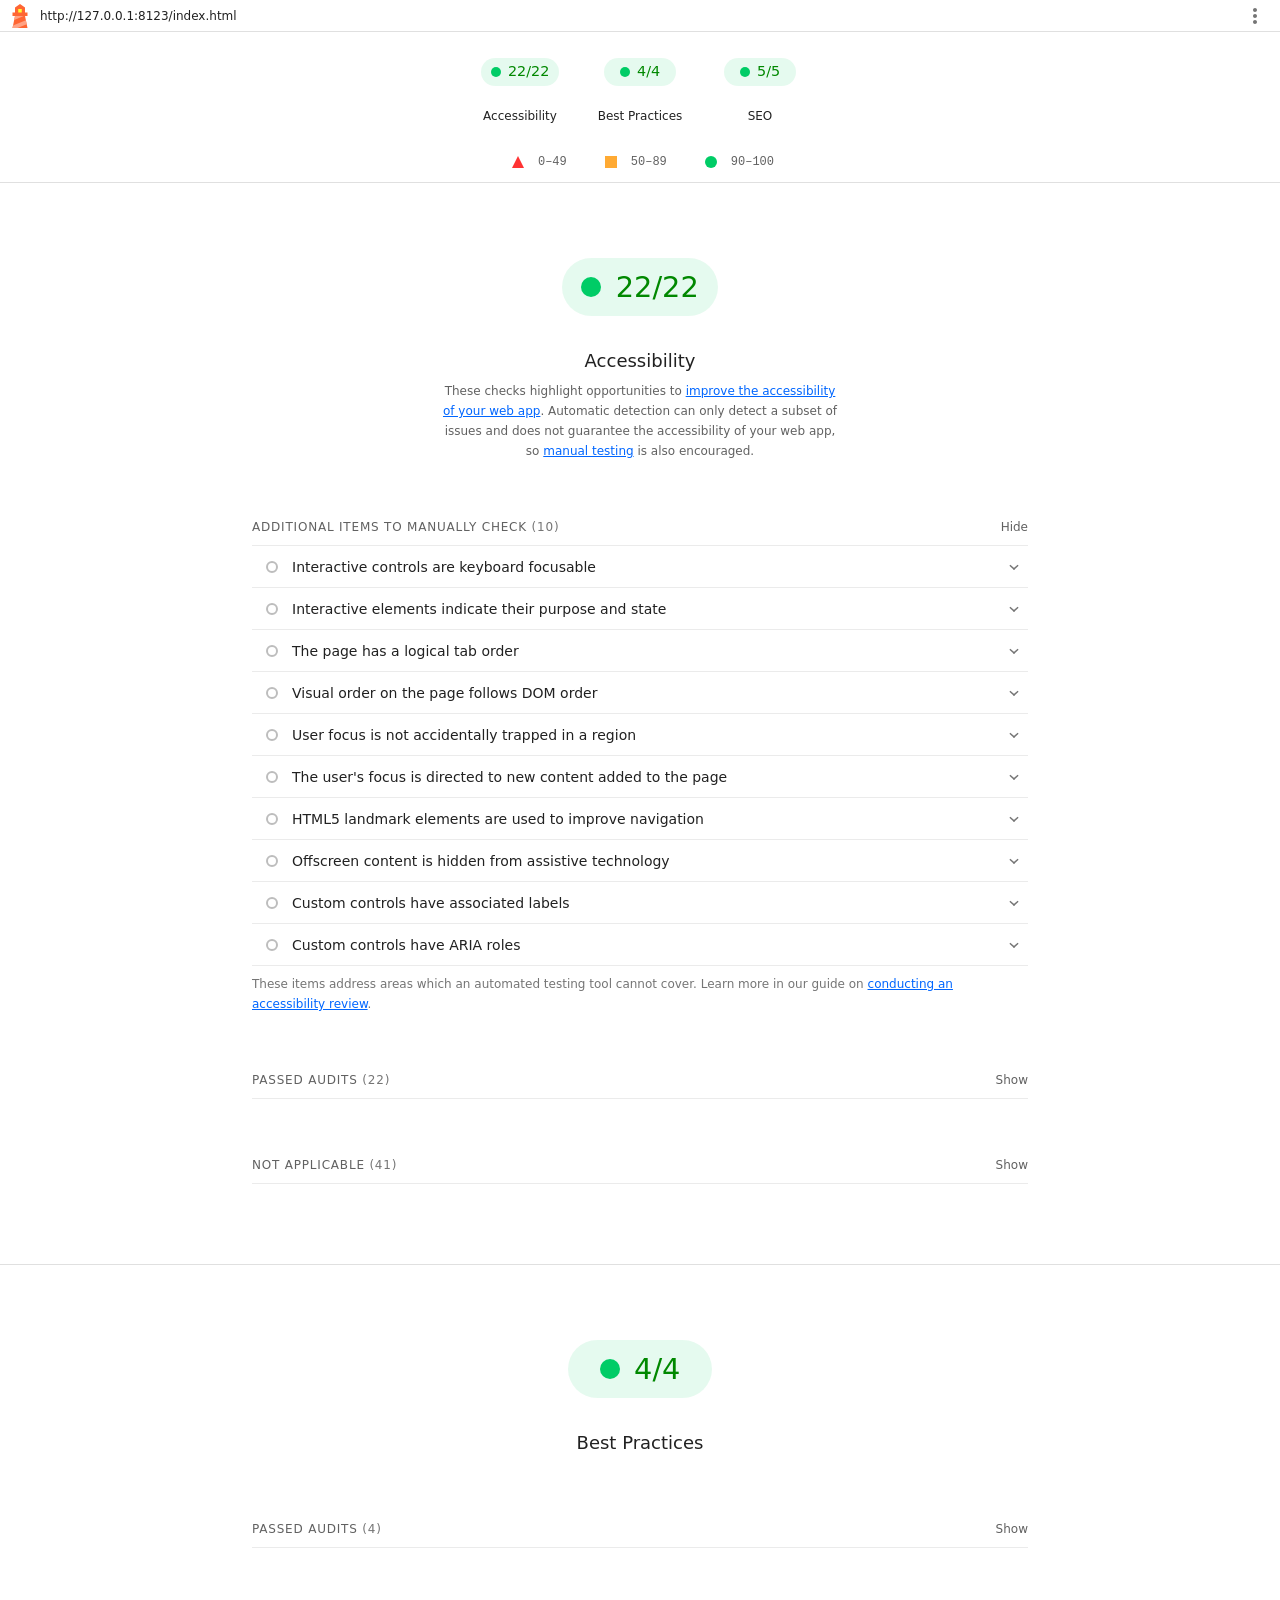
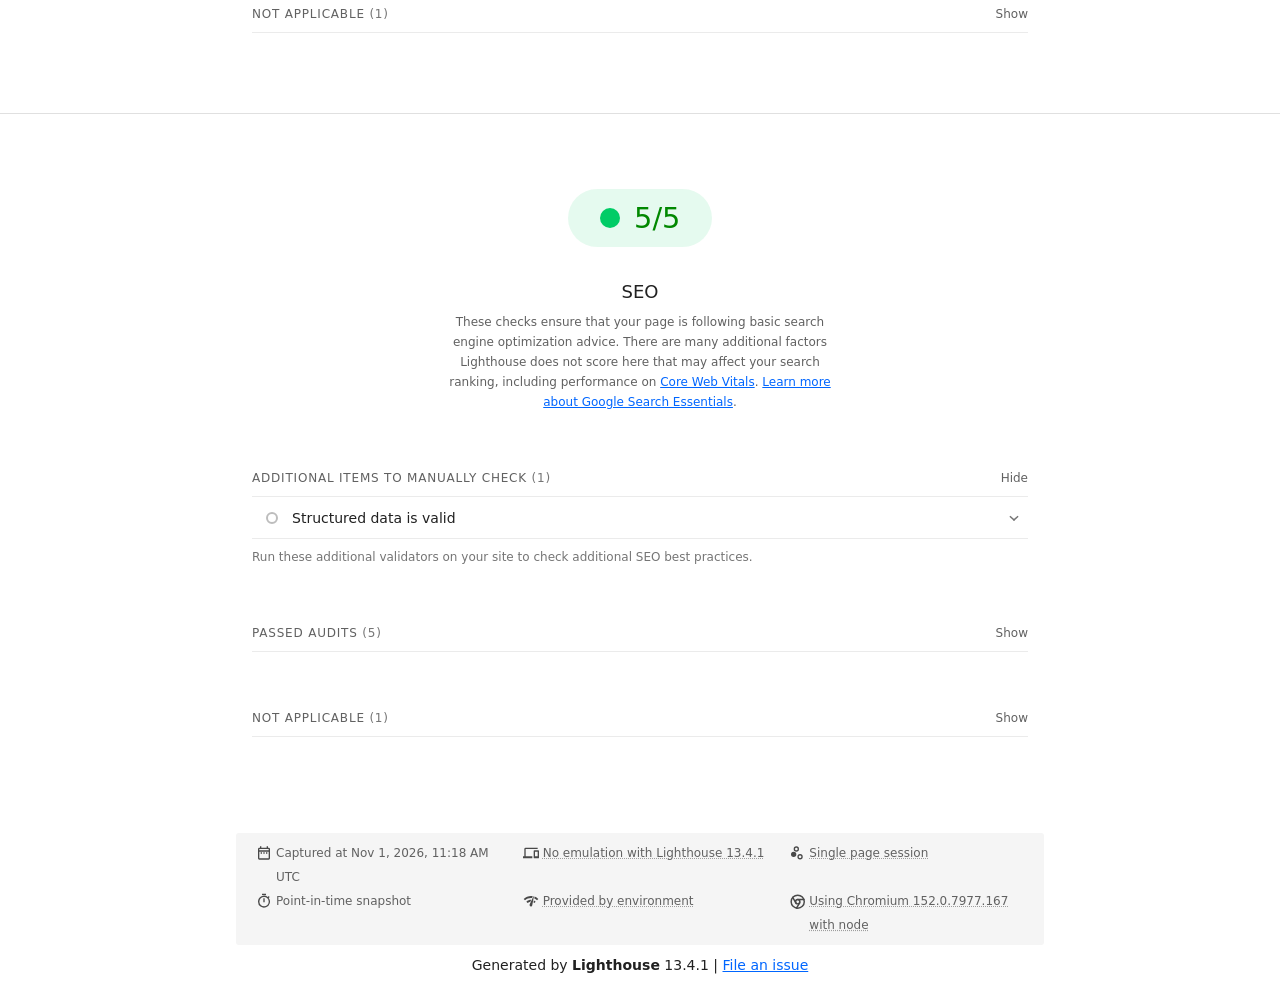
<file: lighthouse/accessibility-index.html>
<!--
@license
Copyright 2018 Google LLC
SPDX-License-Identifier: Apache-2.0
-->
<!doctype html>
<html lang="en">
<head>
  <meta charset="utf-8">
  <meta name="viewport" content="width=device-width, initial-scale=1, minimum-scale=1">
  <link rel="icon" href='data:image/svg+xml;utf8,<svg fill="none" xmlns="http://www.w3.org/2000/svg" viewBox="0 0 48 48"><path d="m14 7 10-7 10 7v10h5v7h-5l5 24H9l5-24H9v-7h5V7Z" fill="%23F63"/><path d="M31.561 24H14l-1.689 8.105L31.561 24ZM18.983 48H9l1.022-4.907L35.723 32.27l1.663 7.98L18.983 48Z" fill="%23FFA385"/><path fill="%23FF3" d="M20.5 10h7v7h-7z"/></svg>'>
  <title>Lighthouse Report</title>
  <style>body {margin: 0}</style>
</head>
<body>
  <noscript>Lighthouse report requires JavaScript. Please enable.</noscript>

  <div id="lh-log"></div>

  <script>window.__LIGHTHOUSE_JSON__ = {"lighthouseVersion":"13.4.1","finalDisplayedUrl":"http://127.0.0.1:8123/index.html","fetchTime":"2026-11-01T11:18:29.399Z","gatherMode":"snapshot","runWarnings":[],"userAgent":"Mozilla/5.0 (Windows NT 10.0; Win64; x64) AppleWebKit/537.36 (KHTML, like Gecko) OpenCode/2.2.5 Chrome/152.0.7977.167 Electron/44.9.1 Safari/537.36","environment":{"hostUserAgent":"Mozilla/5.0 (Windows NT 10.0; Win64; x64) AppleWebKit/537.36 (KHTML, like Gecko) OpenCode/2.2.5 Chrome/152.0.7977.167 Electron/44.9.1 Safari/537.36","benchmarkIndex":1619.5,"credits":{"axe-core":"4.13.0"}},"audits":{"image-aspect-ratio":{"id":"image-aspect-ratio","title":"Displays images with correct aspect ratio","description":"Image display dimensions should match natural aspect ratio. [Learn more about image aspect ratio](https://developer.chrome.com/docs/lighthouse/best-practices/image-aspect-ratio/).","score":1,"scoreDisplayMode":"binary","details":{"type":"table","headings":[{"key":"node","valueType":"node","label":""},{"key":"url","valueType":"url","label":"URL"},{"key":"displayedAspectRatio","valueType":"text","label":"Aspect Ratio (Displayed)"},{"key":"actualAspectRatio","valueType":"text","label":"Aspect Ratio (Actual)"}],"items":[]}},"image-size-responsive":{"id":"image-size-responsive","title":"Serves images with appropriate resolution","description":"Image natural dimensions should be proportional to the display size and the pixel ratio to maximize image clarity. [Learn how to provide responsive images](https://web.dev/articles/serve-responsive-images).","score":1,"scoreDisplayMode":"binary","details":{"type":"table","headings":[{"key":"node","valueType":"node","label":""},{"key":"url","valueType":"url","label":"URL"},{"key":"displayedSize","valueType":"text","label":"Displayed size"},{"key":"actualSize","valueType":"text","label":"Actual size"},{"key":"expectedSize","valueType":"text","label":"Expected size"}],"items":[]}},"accesskeys":{"id":"accesskeys","title":"`[accesskey]` values are unique","description":"Access keys let users quickly focus a part of the page. For proper navigation, each access key must be unique. [Learn more about access keys](https://dequeuniversity.com/rules/axe/4.12/accesskeys).","score":null,"scoreDisplayMode":"notApplicable"},"aria-allowed-attr":{"id":"aria-allowed-attr","title":"`[aria-*]` attributes match their roles","description":"Each ARIA `role` supports a specific subset of `aria-*` attributes. Mismatching these invalidates the `aria-*` attributes. [Learn how to match ARIA attributes to their roles](https://dequeuniversity.com/rules/axe/4.12/aria-allowed-attr).","score":1,"scoreDisplayMode":"binary","details":{"type":"table","headings":[{"key":"node","valueType":"node","subItemsHeading":{"key":"relatedNode","valueType":"node"},"label":"Failing Elements"}],"items":[]}},"aria-allowed-role":{"id":"aria-allowed-role","title":"Uses ARIA roles only on compatible elements","description":"Many HTML elements can only be assigned certain ARIA roles. Using ARIA roles where they are not allowed can interfere with the accessibility of the web page. [Learn more about ARIA roles](https://dequeuniversity.com/rules/axe/4.12/aria-allowed-role).","score":null,"scoreDisplayMode":"notApplicable"},"aria-command-name":{"id":"aria-command-name","title":"`button`, `link`, and `menuitem` elements have accessible names","description":"When an element doesn't have an accessible name, screen readers announce it with a generic name, making it unusable for users who rely on screen readers. [Learn how to make command elements more accessible](https://dequeuniversity.com/rules/axe/4.12/aria-command-name).","score":null,"scoreDisplayMode":"notApplicable"},"aria-conditional-attr":{"id":"aria-conditional-attr","title":"ARIA attributes are used as specified for the element's role","description":"Some ARIA attributes are only allowed on an element under certain conditions. [Learn more about conditional ARIA attributes](https://dequeuniversity.com/rules/axe/4.12/aria-conditional-attr).","score":1,"scoreDisplayMode":"binary","details":{"type":"table","headings":[{"key":"node","valueType":"node","subItemsHeading":{"key":"relatedNode","valueType":"node"},"label":"Failing Elements"}],"items":[]}},"aria-deprecated-role":{"id":"aria-deprecated-role","title":"Deprecated ARIA roles were not used","description":"Deprecated ARIA roles may not be processed correctly by assistive technology. [Learn more about deprecated ARIA roles](https://dequeuniversity.com/rules/axe/4.12/aria-deprecated-role).","score":null,"scoreDisplayMode":"notApplicable"},"aria-dialog-name":{"id":"aria-dialog-name","title":"Elements with `role=\"dialog\"` or `role=\"alertdialog\"` have accessible names.","description":"ARIA dialog elements without accessible names may prevent screen readers users from discerning the purpose of these elements. [Learn how to make ARIA dialog elements more accessible](https://dequeuniversity.com/rules/axe/4.12/aria-dialog-name).","score":null,"scoreDisplayMode":"notApplicable"},"aria-hidden-body":{"id":"aria-hidden-body","title":"`[aria-hidden=\"true\"]` is not present on the document `\u003cbody>`","description":"Assistive technologies, like screen readers, work inconsistently when `aria-hidden=\"true\"` is set on the document `\u003cbody>`. [Learn how `aria-hidden` affects the document body](https://dequeuniversity.com/rules/axe/4.12/aria-hidden-body).","score":1,"scoreDisplayMode":"binary","details":{"type":"table","headings":[{"key":"node","valueType":"node","subItemsHeading":{"key":"relatedNode","valueType":"node"},"label":"Failing Elements"}],"items":[]}},"aria-hidden-focus":{"id":"aria-hidden-focus","title":"`[aria-hidden=\"true\"]` elements do not contain focusable descendents","description":"Focusable descendents within an `[aria-hidden=\"true\"]` element prevent those interactive elements from being available to users of assistive technologies like screen readers. [Learn how `aria-hidden` affects focusable elements](https://dequeuniversity.com/rules/axe/4.12/aria-hidden-focus).","score":1,"scoreDisplayMode":"binary","details":{"type":"table","headings":[{"key":"node","valueType":"node","subItemsHeading":{"key":"relatedNode","valueType":"node"},"label":"Failing Elements"}],"items":[]}},"aria-input-field-name":{"id":"aria-input-field-name","title":"ARIA input fields have accessible names","description":"When an input field doesn't have an accessible name, screen readers announce it with a generic name, making it unusable for users who rely on screen readers. [Learn more about input field labels](https://dequeuniversity.com/rules/axe/4.12/aria-input-field-name).","score":null,"scoreDisplayMode":"notApplicable"},"aria-meter-name":{"id":"aria-meter-name","title":"ARIA `meter` elements have accessible names","description":"When a meter element doesn't have an accessible name, screen readers announce it with a generic name, making it unusable for users who rely on screen readers. [Learn how to name `meter` elements](https://dequeuniversity.com/rules/axe/4.12/aria-meter-name).","score":null,"scoreDisplayMode":"notApplicable"},"aria-progressbar-name":{"id":"aria-progressbar-name","title":"ARIA `progressbar` elements have accessible names","description":"When a `progressbar` element doesn't have an accessible name, screen readers announce it with a generic name, making it unusable for users who rely on screen readers. [Learn how to label `progressbar` elements](https://dequeuniversity.com/rules/axe/4.12/aria-progressbar-name).","score":null,"scoreDisplayMode":"notApplicable"},"aria-prohibited-attr":{"id":"aria-prohibited-attr","title":"Elements use only permitted ARIA attributes","description":"Using ARIA attributes in roles where they are prohibited can mean that important information is not communicated to users of assistive technologies. [Learn more about prohibited ARIA roles](https://dequeuniversity.com/rules/axe/4.12/aria-prohibited-attr).","score":1,"scoreDisplayMode":"binary","details":{"type":"table","headings":[{"key":"node","valueType":"node","subItemsHeading":{"key":"relatedNode","valueType":"node"},"label":"Failing Elements"}],"items":[]}},"aria-required-attr":{"id":"aria-required-attr","title":"`[role]`s have all required `[aria-*]` attributes","description":"Some ARIA roles have required attributes that describe the state of the element to screen readers. [Learn more about roles and required attributes](https://dequeuniversity.com/rules/axe/4.12/aria-required-attr).","score":null,"scoreDisplayMode":"notApplicable"},"aria-required-children":{"id":"aria-required-children","title":"Elements with an ARIA `[role]` that require children to contain a specific `[role]` have all required children.","description":"Some ARIA parent roles must contain specific child roles to perform their intended accessibility functions. [Learn more about roles and required children elements](https://dequeuniversity.com/rules/axe/4.12/aria-required-children).","score":null,"scoreDisplayMode":"notApplicable"},"aria-required-parent":{"id":"aria-required-parent","title":"`[role]`s are contained by their required parent element","description":"Some ARIA child roles must be contained by specific parent roles to properly perform their intended accessibility functions. [Learn more about ARIA roles and required parent element](https://dequeuniversity.com/rules/axe/4.12/aria-required-parent).","score":null,"scoreDisplayMode":"notApplicable"},"aria-roles":{"id":"aria-roles","title":"`[role]` values are valid","description":"ARIA roles must have valid values in order to perform their intended accessibility functions. [Learn more about valid ARIA roles](https://dequeuniversity.com/rules/axe/4.12/aria-roles).","score":null,"scoreDisplayMode":"notApplicable"},"aria-text":{"id":"aria-text","title":"Elements with the `role=text` attribute do not have focusable descendents.","description":"Adding `role=text` around a text node split by markup enables VoiceOver to treat it as one phrase, but the element's focusable descendents will not be announced. [Learn more about the `role=text` attribute](https://dequeuniversity.com/rules/axe/4.12/aria-text).","score":null,"scoreDisplayMode":"notApplicable"},"aria-toggle-field-name":{"id":"aria-toggle-field-name","title":"ARIA toggle fields have accessible names","description":"When a toggle field doesn't have an accessible name, screen readers announce it with a generic name, making it unusable for users who rely on screen readers. [Learn more about toggle fields](https://dequeuniversity.com/rules/axe/4.12/aria-toggle-field-name).","score":null,"scoreDisplayMode":"notApplicable"},"aria-tooltip-name":{"id":"aria-tooltip-name","title":"ARIA `tooltip` elements have accessible names","description":"When a tooltip element doesn't have an accessible name, screen readers announce it with a generic name, making it unusable for users who rely on screen readers. [Learn how to name `tooltip` elements](https://dequeuniversity.com/rules/axe/4.12/aria-tooltip-name).","score":null,"scoreDisplayMode":"notApplicable"},"aria-treeitem-name":{"id":"aria-treeitem-name","title":"ARIA `treeitem` elements have accessible names","description":"When a `treeitem` element doesn't have an accessible name, screen readers announce it with a generic name, making it unusable for users who rely on screen readers. [Learn more about labeling `treeitem` elements](https://dequeuniversity.com/rules/axe/4.12/aria-treeitem-name).","score":null,"scoreDisplayMode":"notApplicable"},"aria-valid-attr-value":{"id":"aria-valid-attr-value","title":"`[aria-*]` attributes have valid values","description":"Assistive technologies, like screen readers, can't interpret ARIA attributes with invalid values. [Learn more about valid values for ARIA attributes](https://dequeuniversity.com/rules/axe/4.12/aria-valid-attr-value).","score":1,"scoreDisplayMode":"binary","details":{"type":"table","headings":[{"key":"node","valueType":"node","subItemsHeading":{"key":"relatedNode","valueType":"node"},"label":"Failing Elements"}],"items":[]}},"aria-valid-attr":{"id":"aria-valid-attr","title":"`[aria-*]` attributes are valid and not misspelled","description":"Assistive technologies, like screen readers, can't interpret ARIA attributes with invalid names. [Learn more about valid ARIA attributes](https://dequeuniversity.com/rules/axe/4.12/aria-valid-attr).","score":1,"scoreDisplayMode":"binary","details":{"type":"table","headings":[{"key":"node","valueType":"node","subItemsHeading":{"key":"relatedNode","valueType":"node"},"label":"Failing Elements"}],"items":[]}},"button-name":{"id":"button-name","title":"Buttons have an accessible name","description":"When a button doesn't have an accessible name, screen readers announce it as \"button\", making it unusable for users who rely on screen readers. [Learn how to make buttons more accessible](https://dequeuniversity.com/rules/axe/4.12/button-name).","score":1,"scoreDisplayMode":"binary","details":{"type":"table","headings":[{"key":"node","valueType":"node","subItemsHeading":{"key":"relatedNode","valueType":"node"},"label":"Failing Elements"}],"items":[]}},"bypass":{"id":"bypass","title":"The page contains a heading, skip link, or landmark region","description":"Adding ways to bypass repetitive content lets keyboard users navigate the page more efficiently. [Learn more about bypass blocks](https://dequeuniversity.com/rules/axe/4.12/bypass).","score":null,"scoreDisplayMode":"notApplicable"},"color-contrast":{"id":"color-contrast","title":"Background and foreground colors have a sufficient contrast ratio","description":"Low-contrast text is difficult or impossible for many users to read. [Learn how to provide sufficient color contrast](https://dequeuniversity.com/rules/axe/4.12/color-contrast).","score":1,"scoreDisplayMode":"binary","details":{"type":"table","headings":[{"key":"node","valueType":"node","subItemsHeading":{"key":"relatedNode","valueType":"node"},"label":"Failing Elements"}],"items":[]}},"definition-list":{"id":"definition-list","title":"`\u003cdl>`'s contain only properly-ordered `\u003cdt>` and `\u003cdd>` groups, `\u003cscript>`, `\u003ctemplate>` or `\u003cdiv>` elements.","description":"When definition lists are not properly marked up, screen readers may produce confusing or inaccurate output. [Learn how to structure definition lists correctly](https://dequeuniversity.com/rules/axe/4.12/definition-list).","score":null,"scoreDisplayMode":"notApplicable"},"dlitem":{"id":"dlitem","title":"Definition list items are wrapped in `\u003cdl>` elements","description":"Definition list items (`\u003cdt>` and `\u003cdd>`) must be wrapped in a parent `\u003cdl>` element to ensure that screen readers can properly announce them. [Learn how to structure definition lists correctly](https://dequeuniversity.com/rules/axe/4.12/dlitem).","score":null,"scoreDisplayMode":"notApplicable"},"document-title":{"id":"document-title","title":"Document has a `\u003ctitle>` element","description":"The title gives screen reader users an overview of the page, and search engine users rely on it heavily to determine if a page is relevant to their search. [Learn more about document titles](https://dequeuniversity.com/rules/axe/4.12/document-title).","score":1,"scoreDisplayMode":"binary","details":{"type":"table","headings":[{"key":"node","valueType":"node","subItemsHeading":{"key":"relatedNode","valueType":"node"},"label":"Failing Elements"}],"items":[]}},"duplicate-id-aria":{"id":"duplicate-id-aria","title":"ARIA IDs are unique","description":"The value of an ARIA ID must be unique to prevent other instances from being overlooked by assistive technologies. [Learn how to fix duplicate ARIA IDs](https://dequeuniversity.com/rules/axe/4.12/duplicate-id-aria).","score":null,"scoreDisplayMode":"notApplicable"},"empty-heading":{"id":"empty-heading","title":"All heading elements contain content.","description":"A heading with no content or inaccessible text prevent screen reader users from accessing information on the page's structure. [Learn more about headings](https://dequeuniversity.com/rules/axe/4.12/empty-heading).","score":null,"scoreDisplayMode":"notApplicable"},"form-field-multiple-labels":{"id":"form-field-multiple-labels","title":"No form fields have multiple labels","description":"Form fields with multiple labels can be confusingly announced by assistive technologies like screen readers which use either the first, the last, or all of the labels. [Learn how to use form labels](https://dequeuniversity.com/rules/axe/4.12/form-field-multiple-labels).","score":null,"scoreDisplayMode":"notApplicable"},"frame-title":{"id":"frame-title","title":"`\u003cframe>` or `\u003ciframe>` elements have a title","description":"Screen reader users rely on frame titles to describe the contents of frames. [Learn more about frame titles](https://dequeuniversity.com/rules/axe/4.12/frame-title).","score":null,"scoreDisplayMode":"notApplicable"},"heading-order":{"id":"heading-order","title":"Heading elements appear in a sequentially-descending order","description":"Properly ordered headings that do not skip levels convey the semantic structure of the page, making it easier to navigate and understand when using assistive technologies. [Learn more about heading order](https://dequeuniversity.com/rules/axe/4.12/heading-order).","score":1,"scoreDisplayMode":"binary","details":{"type":"table","headings":[{"key":"node","valueType":"node","subItemsHeading":{"key":"relatedNode","valueType":"node"},"label":"Failing Elements"}],"items":[]}},"html-has-lang":{"id":"html-has-lang","title":"`\u003chtml>` element has a `[lang]` attribute","description":"If a page doesn't specify a `lang` attribute, a screen reader assumes that the page is in the default language that the user chose when setting up the screen reader. If the page isn't actually in the default language, then the screen reader might not announce the page's text correctly. [Learn more about the `lang` attribute](https://dequeuniversity.com/rules/axe/4.12/html-has-lang).","score":1,"scoreDisplayMode":"binary","details":{"type":"table","headings":[{"key":"node","valueType":"node","subItemsHeading":{"key":"relatedNode","valueType":"node"},"label":"Failing Elements"}],"items":[]}},"html-lang-valid":{"id":"html-lang-valid","title":"`\u003chtml>` element has a valid value for its `[lang]` attribute","description":"Specifying a valid [BCP 47 language](https://www.w3.org/International/questions/qa-choosing-language-tags#question) helps screen readers announce text properly. [Learn how to use the `lang` attribute](https://dequeuniversity.com/rules/axe/4.12/html-lang-valid).","score":1,"scoreDisplayMode":"binary","details":{"type":"table","headings":[{"key":"node","valueType":"node","subItemsHeading":{"key":"relatedNode","valueType":"node"},"label":"Failing Elements"}],"items":[]}},"html-xml-lang-mismatch":{"id":"html-xml-lang-mismatch","title":"`\u003chtml>` element has an `[xml:lang]` attribute with the same base language as the `[lang]` attribute.","description":"If the webpage does not specify a consistent language, then the screen reader might not announce the page's text correctly. [Learn more about the `lang` attribute](https://dequeuniversity.com/rules/axe/4.12/html-xml-lang-mismatch).","score":null,"scoreDisplayMode":"notApplicable"},"identical-links-same-purpose":{"id":"identical-links-same-purpose","title":"Identical links have the same purpose.","description":"Links with the same destination should have the same description, to help users understand the link's purpose and decide whether to follow it. [Learn more about identical links](https://dequeuniversity.com/rules/axe/4.12/identical-links-same-purpose).","score":null,"scoreDisplayMode":"notApplicable"},"image-alt":{"id":"image-alt","title":"Image elements have `[alt]` attributes","description":"Informative elements should aim for short, descriptive alternate text. Decorative elements can be ignored with an empty alt attribute. [Learn more about the `alt` attribute](https://dequeuniversity.com/rules/axe/4.12/image-alt).","score":1,"scoreDisplayMode":"binary","details":{"type":"table","headings":[{"key":"node","valueType":"node","subItemsHeading":{"key":"relatedNode","valueType":"node"},"label":"Failing Elements"}],"items":[]}},"image-redundant-alt":{"id":"image-redundant-alt","title":"Image elements do not have `[alt]` attributes that are redundant text.","description":"Informative elements should aim for short, descriptive alternative text. Alternative text that is exactly the same as the text adjacent to the link or image is potentially confusing for screen reader users, because the text will be read twice. [Learn more about the `alt` attribute](https://dequeuniversity.com/rules/axe/4.12/image-redundant-alt).","score":null,"scoreDisplayMode":"notApplicable"},"input-button-name":{"id":"input-button-name","title":"Input buttons have discernible text.","description":"Adding discernable and accessible text to input buttons may help screen reader users understand the purpose of the input button. [Learn more about input buttons](https://dequeuniversity.com/rules/axe/4.12/input-button-name).","score":null,"scoreDisplayMode":"notApplicable"},"input-image-alt":{"id":"input-image-alt","title":"`\u003cinput type=\"image\">` elements have `[alt]` text","description":"When an image is being used as an `\u003cinput>` button, providing alternative text can help screen reader users understand the purpose of the button. [Learn about input image alt text](https://dequeuniversity.com/rules/axe/4.12/input-image-alt).","score":null,"scoreDisplayMode":"notApplicable"},"label-content-name-mismatch":{"id":"label-content-name-mismatch","title":"Elements with visible text labels have matching accessible names.","description":"Visible text labels that do not match the accessible name can result in a confusing experience for screen reader users. [Learn more about accessible names](https://dequeuniversity.com/rules/axe/4.12/label-content-name-mismatch).","score":1,"scoreDisplayMode":"binary","details":{"type":"table","headings":[{"key":"node","valueType":"node","subItemsHeading":{"key":"relatedNode","valueType":"node"},"label":"Failing Elements"}],"items":[]}},"label":{"id":"label","title":"Form elements have associated labels","description":"Labels ensure that form controls are announced properly by assistive technologies, like screen readers. [Learn more about form element labels](https://dequeuniversity.com/rules/axe/4.12/label).","score":null,"scoreDisplayMode":"notApplicable"},"landmark-one-main":{"id":"landmark-one-main","title":"Document has a main landmark.","description":"One main landmark helps screen reader users navigate a web page. [Learn more about landmarks](https://dequeuniversity.com/rules/axe/4.12/landmark-one-main).","score":1,"scoreDisplayMode":"binary","details":{"type":"table","headings":[{"key":"node","valueType":"node","subItemsHeading":{"key":"relatedNode","valueType":"node"},"label":"Failing Elements"}],"items":[]}},"link-name":{"id":"link-name","title":"Links have a discernible name","description":"Link text (and alternate text for images, when used as links) that is discernible, unique, and focusable improves the navigation experience for screen reader users. [Learn how to make links accessible](https://dequeuniversity.com/rules/axe/4.12/link-name).","score":1,"scoreDisplayMode":"binary","details":{"type":"table","headings":[{"key":"node","valueType":"node","subItemsHeading":{"key":"relatedNode","valueType":"node"},"label":"Failing Elements"}],"items":[]}},"link-in-text-block":{"id":"link-in-text-block","title":"Links are distinguishable without relying on color.","description":"Low-contrast text is difficult or impossible for many users to read. Link text that is discernible improves the experience for users with low vision. [Learn how to make links distinguishable](https://dequeuniversity.com/rules/axe/4.12/link-in-text-block).","score":null,"scoreDisplayMode":"notApplicable"},"list":{"id":"list","title":"Lists contain only `\u003cli>` elements and script supporting elements (`\u003cscript>` and `\u003ctemplate>`).","description":"Screen readers have a specific way of announcing lists. Ensuring proper list structure aids screen reader output. [Learn more about proper list structure](https://dequeuniversity.com/rules/axe/4.12/list).","score":1,"scoreDisplayMode":"binary","details":{"type":"table","headings":[{"key":"node","valueType":"node","subItemsHeading":{"key":"relatedNode","valueType":"node"},"label":"Failing Elements"}],"items":[]}},"listitem":{"id":"listitem","title":"List items (`\u003cli>`) are contained within `\u003cul>`, `\u003col>` or `\u003cmenu>` parent elements","description":"Screen readers require list items (`\u003cli>`) to be contained within a parent `\u003cul>`, `\u003col>` or `\u003cmenu>` to be announced properly. [Learn more about proper list structure](https://dequeuniversity.com/rules/axe/4.12/listitem).","score":1,"scoreDisplayMode":"binary","details":{"type":"table","headings":[{"key":"node","valueType":"node","subItemsHeading":{"key":"relatedNode","valueType":"node"},"label":"Failing Elements"}],"items":[]}},"meta-refresh":{"id":"meta-refresh","title":"The document does not use `\u003cmeta http-equiv=\"refresh\">`","description":"Users do not expect a page to refresh automatically, and doing so will move focus back to the top of the page. This may create a frustrating or confusing experience. [Learn more about the refresh meta tag](https://dequeuniversity.com/rules/axe/4.12/meta-refresh).","score":null,"scoreDisplayMode":"notApplicable"},"meta-viewport":{"id":"meta-viewport","title":"`[user-scalable=\"no\"]` is not used in the `\u003cmeta name=\"viewport\">` element and the `[maximum-scale]` attribute is not less than 5.","description":"Disabling zooming is problematic for users with low vision who rely on screen magnification to properly see the contents of a web page. [Learn more about the viewport meta tag](https://dequeuniversity.com/rules/axe/4.12/meta-viewport).","score":1,"scoreDisplayMode":"binary","details":{"type":"table","headings":[{"key":"node","valueType":"node","subItemsHeading":{"key":"relatedNode","valueType":"node"},"label":"Failing Elements"}],"items":[]}},"object-alt":{"id":"object-alt","title":"`\u003cobject>` elements have alternate text","description":"Screen readers cannot translate non-text content. Adding alternate text to `\u003cobject>` elements helps screen readers convey meaning to users. [Learn more about alt text for `object` elements](https://dequeuniversity.com/rules/axe/4.12/object-alt).","score":null,"scoreDisplayMode":"notApplicable"},"select-name":{"id":"select-name","title":"Select elements have associated label elements.","description":"Form elements without effective labels can create frustrating experiences for screen reader users. [Learn more about the `select` element](https://dequeuniversity.com/rules/axe/4.12/select-name).","score":null,"scoreDisplayMode":"notApplicable"},"skip-link":{"id":"skip-link","title":"Skip links are focusable.","description":"Including a skip link can help users skip to the main content to save time. [Learn more about skip links](https://dequeuniversity.com/rules/axe/4.12/skip-link).","score":1,"scoreDisplayMode":"binary","details":{"type":"table","headings":[{"key":"node","valueType":"node","subItemsHeading":{"key":"relatedNode","valueType":"node"},"label":"Failing Elements"}],"items":[]}},"tabindex":{"id":"tabindex","title":"No element has a `[tabindex]` value greater than 0","description":"A value greater than 0 implies an explicit navigation ordering. Although technically valid, this often creates frustrating experiences for users who rely on assistive technologies. [Learn more about the `tabindex` attribute](https://dequeuniversity.com/rules/axe/4.12/tabindex).","score":1,"scoreDisplayMode":"binary","details":{"type":"table","headings":[{"key":"node","valueType":"node","subItemsHeading":{"key":"relatedNode","valueType":"node"},"label":"Failing Elements"}],"items":[]}},"table-duplicate-name":{"id":"table-duplicate-name","title":"Tables have different content in the summary attribute and `\u003ccaption>`.","description":"The summary attribute should describe the table structure, while `\u003ccaption>` should have the onscreen title. Accurate table mark-up helps users of screen readers. [Learn more about summary and caption](https://dequeuniversity.com/rules/axe/4.12/table-duplicate-name).","score":null,"scoreDisplayMode":"notApplicable"},"table-fake-caption":{"id":"table-fake-caption","title":"Tables use `\u003ccaption>` instead of cells with the `[colspan]` attribute to indicate a caption.","description":"Screen readers have features to make navigating tables easier. Ensuring that tables use the actual caption element instead of cells with the `[colspan]` attribute may improve the experience for screen reader users. [Learn more about captions](https://dequeuniversity.com/rules/axe/4.12/table-fake-caption).","score":null,"scoreDisplayMode":"notApplicable"},"target-size":{"id":"target-size","title":"Touch targets have sufficient size and spacing.","description":"Touch targets with sufficient size and spacing help users who may have difficulty targeting small controls to activate the targets. [Learn more about touch targets](https://dequeuniversity.com/rules/axe/4.12/target-size).","score":1,"scoreDisplayMode":"binary","details":{"type":"table","headings":[{"key":"node","valueType":"node","subItemsHeading":{"key":"relatedNode","valueType":"node"},"label":"Failing Elements"}],"items":[]}},"td-has-header":{"id":"td-has-header","title":"`\u003ctd>` elements in a large `\u003ctable>` have one or more table headers.","description":"Screen readers have features to make navigating tables easier. Ensuring that `\u003ctd>` elements in a large table (3 or more cells in width and height) have an associated table header may improve the experience for screen reader users. [Learn more about table headers](https://dequeuniversity.com/rules/axe/4.12/td-has-header).","score":null,"scoreDisplayMode":"notApplicable"},"td-headers-attr":{"id":"td-headers-attr","title":"Cells in a `\u003ctable>` element that use the `[headers]` attribute refer to table cells within the same table.","description":"Screen readers have features to make navigating tables easier. Ensuring `\u003ctd>` cells using the `[headers]` attribute only refer to other cells in the same table may improve the experience for screen reader users. [Learn more about the `headers` attribute](https://dequeuniversity.com/rules/axe/4.12/td-headers-attr).","score":null,"scoreDisplayMode":"notApplicable"},"th-has-data-cells":{"id":"th-has-data-cells","title":"`\u003cth>` elements and elements with `[role=\"columnheader\"/\"rowheader\"]` have data cells they describe.","description":"Screen readers have features to make navigating tables easier. Ensuring table headers always refer to some set of cells may improve the experience for screen reader users. [Learn more about table headers](https://dequeuniversity.com/rules/axe/4.12/th-has-data-cells).","score":null,"scoreDisplayMode":"notApplicable"},"valid-lang":{"id":"valid-lang","title":"`[lang]` attributes have a valid value","description":"Specifying a valid [BCP 47 language](https://www.w3.org/International/questions/qa-choosing-language-tags#question) on elements helps ensure that text is pronounced correctly by a screen reader. [Learn how to use the `lang` attribute](https://dequeuniversity.com/rules/axe/4.12/valid-lang).","score":null,"scoreDisplayMode":"notApplicable"},"video-caption":{"id":"video-caption","title":"`\u003cvideo>` elements contain a `\u003ctrack>` element with `[kind=\"captions\"]`","description":"When a video provides a caption it is easier for deaf and hearing impaired users to access its information. [Learn more about video captions](https://dequeuniversity.com/rules/axe/4.12/video-caption).","score":null,"scoreDisplayMode":"notApplicable"},"custom-controls-labels":{"id":"custom-controls-labels","title":"Custom controls have associated labels","description":"Custom interactive controls have associated labels, provided by aria-label or aria-labelledby. [Learn more about custom controls and labels](https://developer.chrome.com/docs/lighthouse/accessibility/custom-controls-labels/).","score":null,"scoreDisplayMode":"manual"},"custom-controls-roles":{"id":"custom-controls-roles","title":"Custom controls have ARIA roles","description":"Custom interactive controls have appropriate ARIA roles. [Learn how to add roles to custom controls](https://developer.chrome.com/docs/lighthouse/accessibility/custom-control-roles/).","score":null,"scoreDisplayMode":"manual"},"focus-traps":{"id":"focus-traps","title":"User focus is not accidentally trapped in a region","description":"A user can tab into and out of any control or region without accidentally trapping their focus. [Learn how to avoid focus traps](https://developer.chrome.com/docs/lighthouse/accessibility/focus-traps/).","score":null,"scoreDisplayMode":"manual"},"focusable-controls":{"id":"focusable-controls","title":"Interactive controls are keyboard focusable","description":"Custom interactive controls are keyboard focusable and display a focus indicator. [Learn how to make custom controls focusable](https://developer.chrome.com/docs/lighthouse/accessibility/focusable-controls/).","score":null,"scoreDisplayMode":"manual"},"interactive-element-affordance":{"id":"interactive-element-affordance","title":"Interactive elements indicate their purpose and state","description":"Interactive elements, such as links and buttons, should indicate their state and be distinguishable from non-interactive elements. [Learn how to decorate interactive elements with affordance hints](https://developer.chrome.com/docs/lighthouse/accessibility/interactive-element-affordance/).","score":null,"scoreDisplayMode":"manual"},"logical-tab-order":{"id":"logical-tab-order","title":"The page has a logical tab order","description":"Tabbing through the page follows the visual layout. Users cannot focus elements that are offscreen. [Learn more about logical tab ordering](https://developer.chrome.com/docs/lighthouse/accessibility/logical-tab-order/).","score":null,"scoreDisplayMode":"manual"},"managed-focus":{"id":"managed-focus","title":"The user's focus is directed to new content added to the page","description":"If new content, such as a dialog, is added to the page, the user's focus is directed to it. [Learn how to direct focus to new content](https://developer.chrome.com/docs/lighthouse/accessibility/managed-focus/).","score":null,"scoreDisplayMode":"manual"},"offscreen-content-hidden":{"id":"offscreen-content-hidden","title":"Offscreen content is hidden from assistive technology","description":"Offscreen content is hidden with display: none or aria-hidden=true. [Learn how to properly hide offscreen content](https://developer.chrome.com/docs/lighthouse/accessibility/offscreen-content-hidden/).","score":null,"scoreDisplayMode":"manual"},"use-landmarks":{"id":"use-landmarks","title":"HTML5 landmark elements are used to improve navigation","description":"Landmark elements (`\u003cmain>`, `\u003cnav>`, etc.) are used to improve the keyboard navigation of the page for assistive technology. [Learn more about landmark elements](https://developer.chrome.com/docs/lighthouse/accessibility/use-landmarks/).","score":null,"scoreDisplayMode":"manual"},"visual-order-follows-dom":{"id":"visual-order-follows-dom","title":"Visual order on the page follows DOM order","description":"DOM order matches the visual order, improving navigation for assistive technology. [Learn more about DOM and visual ordering](https://developer.chrome.com/docs/lighthouse/accessibility/visual-order-follows-dom/).","score":null,"scoreDisplayMode":"manual"},"autocomplete-valid":{"id":"autocomplete-valid","title":"`autocomplete` attributes are used correctly","description":"The `autocomplete` attribute values must be valid and correctly applied for screen readers to function correctly. [Learn more about valid autocomplete values](https://dequeuniversity.com/rules/axe/4.12/autocomplete-valid).","score":null,"scoreDisplayMode":"notApplicable"},"presentation-role-conflict":{"id":"presentation-role-conflict","title":"Elements with `role=\"none\"` or `role=\"presentation\"` do not have conflicts","description":"There are certain cases where the semantic role of an element with `role=\"none\"` or `role=\"presentation\"` does not resolve to none or presentation. To ensure the element remains removed from the accessibility tree, you should not add any global ARIA attributes to the element or make it focusable. [Learn more about presentation role conflict](https://dequeuniversity.com/rules/axe/4.12/presentation-role-conflict).","score":null,"scoreDisplayMode":"notApplicable"},"svg-img-alt":{"id":"svg-img-alt","title":"SVG elements with an `img` role have an accessible text alternative","description":"Ensures SVG elements with an `img`, `graphics-document` or `graphics-symbol` role have an accessible text alternative. [Learn more about SVG alt text](https://dequeuniversity.com/rules/axe/4.12/svg-img-alt).","score":null,"scoreDisplayMode":"notApplicable"},"doctype":{"id":"doctype","title":"Page has the HTML doctype","description":"Specifying a doctype prevents the browser from switching to quirks-mode. [Learn more about the doctype declaration](https://developer.chrome.com/docs/lighthouse/best-practices/doctype/).","score":1,"scoreDisplayMode":"binary"},"js-libraries":{"id":"js-libraries","title":"Detected JavaScript libraries","description":"All front-end JavaScript libraries detected on the page. [Learn more about this JavaScript library detection diagnostic audit](https://developer.chrome.com/docs/lighthouse/best-practices/js-libraries/).","score":null,"scoreDisplayMode":"notApplicable"},"paste-preventing-inputs":{"id":"paste-preventing-inputs","title":"Allows users to paste into input fields","description":"Preventing input pasting is a bad practice for the UX, and weakens security by blocking password managers.[Learn more about user-friendly input fields](https://developer.chrome.com/docs/lighthouse/best-practices/paste-preventing-inputs/).","score":1,"scoreDisplayMode":"binary","details":{"type":"table","headings":[{"key":"node","valueType":"node","label":"Failing Elements"}],"items":[]}},"meta-description":{"id":"meta-description","title":"Document has a meta description","description":"Meta descriptions may be included in search results to concisely summarize page content. [Learn more about the meta description](https://developer.chrome.com/docs/lighthouse/seo/meta-description/).","score":1,"scoreDisplayMode":"binary"},"link-text":{"id":"link-text","title":"Links have descriptive text","description":"Descriptive link text helps search engines understand your content. [Learn how to make links more accessible](https://developer.chrome.com/docs/lighthouse/seo/link-text/).","score":1,"scoreDisplayMode":"binary","details":{"type":"table","headings":[{"key":"href","valueType":"url","label":"Link destination"},{"key":"text","valueType":"text","label":"Link Text"}],"items":[]}},"crawlable-anchors":{"id":"crawlable-anchors","title":"Links are crawlable","description":"Search engines may use `href` attributes on links to crawl websites. Ensure that the `href` attribute of anchor elements links to an appropriate destination, so more pages of the site can be discovered. [Learn how to make links crawlable](https://support.google.com/webmasters/answer/9112205)","score":1,"scoreDisplayMode":"binary","details":{"type":"table","headings":[{"key":"node","valueType":"node","label":"Uncrawlable Link"}],"items":[]}},"robots-txt":{"id":"robots-txt","title":"robots.txt is valid","description":"If your robots.txt file is malformed, crawlers may not be able to understand how you want your website to be crawled or indexed. [Learn more about robots.txt](https://developer.chrome.com/docs/lighthouse/seo/invalid-robots-txt/).","score":null,"scoreDisplayMode":"notApplicable"},"structured-data":{"id":"structured-data","title":"Structured data is valid","description":"Run the [Structured Data Testing Tool](https://developers.google.com/search/docs/appearance/structured-data/) to validate structured data. [Learn more about Structured Data](https://developer.chrome.com/docs/lighthouse/seo/structured-data/).","score":null,"scoreDisplayMode":"manual"}},"configSettings":{"output":"json","maxWaitForFcp":30000,"maxWaitForLoad":45000,"pauseAfterFcpMs":5250,"pauseAfterLoadMs":5250,"networkQuietThresholdMs":5250,"cpuQuietThresholdMs":5250,"formFactor":"desktop","throttling":{"rttMs":150,"throughputKbps":1638.4,"requestLatencyMs":562.5,"downloadThroughputKbps":1474.5600000000002,"uploadThroughputKbps":675,"cpuSlowdownMultiplier":4},"throttlingMethod":"provided","screenEmulation":{"mobile":true,"width":412,"height":823,"deviceScaleFactor":1.75,"disabled":true},"emulatedUserAgent":"Mozilla/5.0 (Linux; Android 11; moto g power (2022)) AppleWebKit/537.36 (KHTML, like Gecko) Chrome/136.0.0.0 Mobile Safari/537.36","auditMode":false,"gatherMode":false,"clearStorageTypes":["file_systems","shader_cache","service_workers","cache_storage"],"disableStorageReset":true,"debugNavigation":false,"channel":"node","usePassiveGathering":false,"disableFullPageScreenshot":true,"skipAboutBlank":false,"blankPage":"about:blank","ignoreStatusCode":false,"locale":"en-US","blockedUrlPatterns":null,"additionalTraceCategories":null,"extraHeaders":null,"precomputedLanternData":null,"onlyAudits":null,"onlyCategories":["accessibility","seo","best-practices"],"skipAudits":null},"categories":{"accessibility":{"title":"Accessibility","description":"These checks highlight opportunities to [improve the accessibility of your web app](https://developer.chrome.com/docs/lighthouse/accessibility/). Automatic detection can only detect a subset of issues and does not guarantee the accessibility of your web app, so [manual testing](https://web.dev/articles/how-to-review) is also encouraged.","manualDescription":"These items address areas which an automated testing tool cannot cover. Learn more in our guide on [conducting an accessibility review](https://web.dev/articles/how-to-review).","supportedModes":["navigation","snapshot"],"auditRefs":[{"id":"accesskeys","weight":0,"group":"a11y-navigation"},{"id":"aria-allowed-attr","weight":10,"group":"a11y-aria"},{"id":"aria-command-name","weight":0,"group":"a11y-aria"},{"id":"aria-conditional-attr","weight":7,"group":"a11y-aria"},{"id":"aria-deprecated-role","weight":0,"group":"a11y-aria"},{"id":"aria-dialog-name","weight":0,"group":"a11y-aria"},{"id":"aria-hidden-body","weight":10,"group":"a11y-aria"},{"id":"aria-hidden-focus","weight":7,"group":"a11y-aria"},{"id":"aria-input-field-name","weight":0,"group":"a11y-aria"},{"id":"aria-meter-name","weight":0,"group":"a11y-aria"},{"id":"aria-progressbar-name","weight":0,"group":"a11y-aria"},{"id":"aria-prohibited-attr","weight":7,"group":"a11y-aria"},{"id":"aria-required-attr","weight":0,"group":"a11y-aria"},{"id":"aria-required-children","weight":0,"group":"a11y-aria"},{"id":"aria-required-parent","weight":0,"group":"a11y-aria"},{"id":"aria-roles","weight":0,"group":"a11y-aria"},{"id":"aria-text","weight":0,"group":"a11y-aria"},{"id":"aria-toggle-field-name","weight":0,"group":"a11y-aria"},{"id":"aria-tooltip-name","weight":0,"group":"a11y-aria"},{"id":"aria-treeitem-name","weight":0,"group":"a11y-aria"},{"id":"aria-valid-attr-value","weight":10,"group":"a11y-aria"},{"id":"aria-valid-attr","weight":10,"group":"a11y-aria"},{"id":"button-name","weight":10,"group":"a11y-names-labels"},{"id":"bypass","weight":0,"group":"a11y-navigation"},{"id":"color-contrast","weight":7,"group":"a11y-color-contrast"},{"id":"definition-list","weight":0,"group":"a11y-tables-lists"},{"id":"dlitem","weight":0,"group":"a11y-tables-lists"},{"id":"document-title","weight":7,"group":"a11y-names-labels"},{"id":"duplicate-id-aria","weight":0,"group":"a11y-aria"},{"id":"form-field-multiple-labels","weight":0,"group":"a11y-names-labels"},{"id":"frame-title","weight":0,"group":"a11y-names-labels"},{"id":"heading-order","weight":3,"group":"a11y-navigation"},{"id":"html-has-lang","weight":7,"group":"a11y-language"},{"id":"html-lang-valid","weight":7,"group":"a11y-language"},{"id":"html-xml-lang-mismatch","weight":0,"group":"a11y-language"},{"id":"image-alt","weight":10,"group":"a11y-names-labels"},{"id":"input-button-name","weight":0,"group":"a11y-names-labels"},{"id":"input-image-alt","weight":0,"group":"a11y-names-labels"},{"id":"label","weight":0,"group":"a11y-names-labels"},{"id":"link-in-text-block","weight":0,"group":"a11y-color-contrast"},{"id":"link-name","weight":7,"group":"a11y-names-labels"},{"id":"list","weight":7,"group":"a11y-tables-lists"},{"id":"listitem","weight":7,"group":"a11y-tables-lists"},{"id":"meta-refresh","weight":0,"group":"a11y-best-practices"},{"id":"meta-viewport","weight":10,"group":"a11y-best-practices"},{"id":"object-alt","weight":0,"group":"a11y-names-labels"},{"id":"select-name","weight":0,"group":"a11y-names-labels"},{"id":"skip-link","weight":3,"group":"a11y-names-labels"},{"id":"tabindex","weight":7,"group":"a11y-navigation"},{"id":"target-size","weight":7,"group":"a11y-best-practices"},{"id":"td-headers-attr","weight":0,"group":"a11y-tables-lists"},{"id":"th-has-data-cells","weight":0,"group":"a11y-tables-lists"},{"id":"valid-lang","weight":0,"group":"a11y-language"},{"id":"video-caption","weight":0,"group":"a11y-audio-video"},{"id":"landmark-one-main","weight":3,"group":"a11y-best-practices"},{"id":"autocomplete-valid","weight":0,"group":"a11y-best-practices"},{"id":"presentation-role-conflict","weight":0,"group":"a11y-best-practices"},{"id":"svg-img-alt","weight":0,"group":"a11y-best-practices"},{"id":"focusable-controls","weight":0},{"id":"interactive-element-affordance","weight":0},{"id":"logical-tab-order","weight":0},{"id":"visual-order-follows-dom","weight":0},{"id":"focus-traps","weight":0},{"id":"managed-focus","weight":0},{"id":"use-landmarks","weight":0},{"id":"offscreen-content-hidden","weight":0},{"id":"custom-controls-labels","weight":0},{"id":"custom-controls-roles","weight":0},{"id":"table-duplicate-name","weight":0,"group":"a11y-best-practices"},{"id":"empty-heading","weight":0,"group":"a11y-best-practices"},{"id":"aria-allowed-role","weight":0,"group":"a11y-best-practices"},{"id":"image-redundant-alt","weight":0,"group":"a11y-names-labels"},{"id":"identical-links-same-purpose","weight":0,"group":"a11y-best-practices"},{"id":"label-content-name-mismatch","weight":0,"group":"hidden"},{"id":"table-fake-caption","weight":0,"group":"hidden"},{"id":"td-has-header","weight":0,"group":"hidden"}],"id":"accessibility","score":1},"best-practices":{"title":"Best Practices","supportedModes":["navigation","timespan","snapshot"],"auditRefs":[{"id":"paste-preventing-inputs","weight":3,"group":"best-practices-ux"},{"id":"image-aspect-ratio","weight":1,"group":"best-practices-ux"},{"id":"image-size-responsive","weight":1,"group":"best-practices-ux"},{"id":"doctype","weight":1,"group":"best-practices-browser-compat"},{"id":"js-libraries","weight":0,"group":"best-practices-general"}],"id":"best-practices","score":1},"seo":{"title":"SEO","description":"These checks ensure that your page is following basic search engine optimization advice. There are many additional factors Lighthouse does not score here that may affect your search ranking, including performance on [Core Web Vitals](https://web.dev/explore/vitals). [Learn more about Google Search Essentials](https://support.google.com/webmasters/answer/35769).","manualDescription":"Run these additional validators on your site to check additional SEO best practices.","supportedModes":["navigation","snapshot"],"auditRefs":[{"id":"document-title","weight":1,"group":"seo-content"},{"id":"meta-description","weight":1,"group":"seo-content"},{"id":"link-text","weight":1,"group":"seo-content"},{"id":"crawlable-anchors","weight":1,"group":"seo-crawl"},{"id":"robots-txt","weight":0,"group":"seo-crawl"},{"id":"image-alt","weight":1,"group":"seo-content"},{"id":"structured-data","weight":0}],"id":"seo","score":1}},"categoryGroups":{"metrics":{"title":"Metrics"},"insights":{"title":"Insights","description":"These insights are also available in the Chrome DevTools Performance Panel - [record a trace](https://developer.chrome.com/docs/devtools/performance/reference) to view more detailed information."},"diagnostics":{"title":"Diagnostics","description":"More information about the performance of your application. These numbers don't [directly affect](https://developer.chrome.com/docs/lighthouse/performance/performance-scoring/) the Performance score."},"a11y-best-practices":{"title":"Best practices","description":"These items highlight common accessibility best practices."},"a11y-color-contrast":{"title":"Contrast","description":"These are opportunities to improve the legibility of your content."},"a11y-names-labels":{"title":"Names and labels","description":"These are opportunities to improve the semantics of the controls in your application. This may enhance the experience for users of assistive technology, like a screen reader."},"a11y-navigation":{"title":"Navigation","description":"These are opportunities to improve keyboard navigation in your application."},"a11y-aria":{"title":"ARIA","description":"These are opportunities to improve the usage of ARIA in your application which may enhance the experience for users of assistive technology, like a screen reader."},"a11y-language":{"title":"Internationalization and localization","description":"These are opportunities to improve the interpretation of your content by users in different locales."},"a11y-audio-video":{"title":"Audio and video","description":"These are opportunities to provide alternative content for audio and video. This may improve the experience for users with hearing or vision impairments."},"a11y-tables-lists":{"title":"Tables and lists","description":"These are opportunities to improve the experience of reading tabular or list data using assistive technology, like a screen reader."},"seo-mobile":{"title":"Mobile Friendly","description":"Make sure your pages are mobile friendly so users don’t have to pinch or zoom in order to read the content pages. [Learn how to make pages mobile-friendly](https://developers.google.com/search/mobile-sites/)."},"seo-content":{"title":"Content Best Practices","description":"Format your HTML in a way that enables crawlers to better understand your app’s content."},"seo-crawl":{"title":"Crawling and Indexing","description":"To appear in search results, crawlers need access to your app."},"best-practices-trust-safety":{"title":"Trust and Safety"},"best-practices-ux":{"title":"User Experience"},"best-practices-browser-compat":{"title":"Browser Compatibility"},"best-practices-general":{"title":"General"},"webmcp":{"title":"WebMCP","description":"Audits validating WebMCP integration."},"agent-accessibility":{"title":"Agent Accessibility","description":"These audits highlight best practices for improving the accessibility of the website for AI agents."},"hidden":{"title":""}},"stackPacks":[],"timing":{"entries":[{"startTime":1357183.26,"name":"lh:config","duration":125.33,"entryType":"measure"},{"startTime":1357183.62,"name":"lh:config:resolveArtifactsToDefns","duration":0.49,"entryType":"measure"},{"startTime":1357308.63,"name":"lh:driver:connect","duration":4.51,"entryType":"measure"},{"startTime":1357313.17,"name":"lh:runner:gather","duration":1407.18,"entryType":"measure"},{"startTime":1357313.18,"name":"lh:gather:getBenchmarkIndex","duration":1003.45,"entryType":"measure"},{"startTime":1358316.65,"name":"lh:gather:getVersion","duration":0.24,"entryType":"measure"},{"startTime":1358316.9,"name":"lh:gather:getDevicePixelRatio","duration":0.44,"entryType":"measure"},{"startTime":1358317.39,"name":"lh:gather:getArtifact:Accessibility","duration":287.56,"entryType":"measure"},{"startTime":1358605.01,"name":"lh:gather:getArtifact:AnchorElements","duration":14.72,"entryType":"measure"},{"startTime":1358619.76,"name":"lh:gather:getArtifact:Doctype","duration":0.81,"entryType":"measure"},{"startTime":1358620.58,"name":"lh:gather:getArtifact:Inputs","duration":9.82,"entryType":"measure"},{"startTime":1358630.44,"name":"lh:gather:getArtifact:ImageElements","duration":61.07,"entryType":"measure"},{"startTime":1358691.52,"name":"lh:gather:getArtifact:MetaElements","duration":3.57,"entryType":"measure"},{"startTime":1358695.13,"name":"lh:gather:getArtifact:RobotsTxt","duration":13.92,"entryType":"measure"},{"startTime":1358709.07,"name":"lh:gather:getArtifact:Stacks","duration":10.07,"entryType":"measure"},{"startTime":1358709.08,"name":"lh:gather:collectStacks","duration":10.05,"entryType":"measure"},{"startTime":1358719.16,"name":"lh:gather:getArtifact:ViewportDimensions","duration":0.58,"entryType":"measure"},{"startTime":1358720.39,"name":"lh:runner:audit","duration":105.34,"entryType":"measure"},{"startTime":1358720.39,"name":"lh:runner:auditing","duration":105.26,"entryType":"measure"},{"startTime":1358720.65,"name":"lh:audit:image-aspect-ratio","duration":0.5,"entryType":"measure"},{"startTime":1358721.26,"name":"lh:audit:image-size-responsive","duration":0.42,"entryType":"measure"},{"startTime":1358721.79,"name":"lh:audit:accesskeys","duration":0.33,"entryType":"measure"},{"startTime":1358722.22,"name":"lh:audit:aria-allowed-attr","duration":1.54,"entryType":"measure"},{"startTime":1358723.87,"name":"lh:audit:aria-allowed-role","duration":1.38,"entryType":"measure"},{"startTime":1358725.36,"name":"lh:audit:aria-command-name","duration":0.35,"entryType":"measure"},{"startTime":1358725.83,"name":"lh:audit:aria-conditional-attr","duration":1.51,"entryType":"measure"},{"startTime":1358727.52,"name":"lh:audit:aria-deprecated-role","duration":0.57,"entryType":"measure"},{"startTime":1358728.21,"name":"lh:audit:aria-dialog-name","duration":0.45,"entryType":"measure"},{"startTime":1358728.76,"name":"lh:audit:aria-hidden-body","duration":1.58,"entryType":"measure"},{"startTime":1358730.46,"name":"lh:audit:aria-hidden-focus","duration":1.57,"entryType":"measure"},{"startTime":1358732.14,"name":"lh:audit:aria-input-field-name","duration":0.47,"entryType":"measure"},{"startTime":1358732.72,"name":"lh:audit:aria-meter-name","duration":0.53,"entryType":"measure"},{"startTime":1358733.37,"name":"lh:audit:aria-progressbar-name","duration":0.6,"entryType":"measure"},{"startTime":1358734.08,"name":"lh:audit:aria-prohibited-attr","duration":1.59,"entryType":"measure"},{"startTime":1358735.78,"name":"lh:audit:aria-required-attr","duration":0.53,"entryType":"measure"},{"startTime":1358736.44,"name":"lh:audit:aria-required-children","duration":0.61,"entryType":"measure"},{"startTime":1358737.17,"name":"lh:audit:aria-required-parent","duration":0.61,"entryType":"measure"},{"startTime":1358737.87,"name":"lh:audit:aria-roles","duration":0.61,"entryType":"measure"},{"startTime":1358738.6,"name":"lh:audit:aria-text","duration":5.34,"entryType":"measure"},{"startTime":1358744.07,"name":"lh:audit:aria-toggle-field-name","duration":0.79,"entryType":"measure"},{"startTime":1358744.99,"name":"lh:audit:aria-tooltip-name","duration":0.72,"entryType":"measure"},{"startTime":1358745.83,"name":"lh:audit:aria-treeitem-name","duration":0.79,"entryType":"measure"},{"startTime":1358746.77,"name":"lh:audit:aria-valid-attr-value","duration":1.4,"entryType":"measure"},{"startTime":1358748.27,"name":"lh:audit:aria-valid-attr","duration":1.41,"entryType":"measure"},{"startTime":1358749.78,"name":"lh:audit:button-name","duration":1.38,"entryType":"measure"},{"startTime":1358751.26,"name":"lh:audit:bypass","duration":1.33,"entryType":"measure"},{"startTime":1358752.68,"name":"lh:audit:color-contrast","duration":1.37,"entryType":"measure"},{"startTime":1358754.17,"name":"lh:audit:definition-list","duration":1.21,"entryType":"measure"},{"startTime":1358755.55,"name":"lh:audit:dlitem","duration":1.41,"entryType":"measure"},{"startTime":1358757.07,"name":"lh:audit:document-title","duration":1.68,"entryType":"measure"},{"startTime":1358758.87,"name":"lh:audit:duplicate-id-aria","duration":1.44,"entryType":"measure"},{"startTime":1358760.42,"name":"lh:audit:empty-heading","duration":1.41,"entryType":"measure"},{"startTime":1358761.93,"name":"lh:audit:form-field-multiple-labels","duration":0.85,"entryType":"measure"},{"startTime":1358762.88,"name":"lh:audit:frame-title","duration":0.89,"entryType":"measure"},{"startTime":1358763.86,"name":"lh:audit:heading-order","duration":1.49,"entryType":"measure"},{"startTime":1358765.47,"name":"lh:audit:html-has-lang","duration":1.61,"entryType":"measure"},{"startTime":1358767.18,"name":"lh:audit:html-lang-valid","duration":1.47,"entryType":"measure"},{"startTime":1358768.76,"name":"lh:audit:html-xml-lang-mismatch","duration":0.99,"entryType":"measure"},{"startTime":1358769.86,"name":"lh:audit:identical-links-same-purpose","duration":1.46,"entryType":"measure"},{"startTime":1358771.41,"name":"lh:audit:image-alt","duration":1.46,"entryType":"measure"},{"startTime":1358772.98,"name":"lh:audit:image-redundant-alt","duration":1.53,"entryType":"measure"},{"startTime":1358774.69,"name":"lh:audit:input-button-name","duration":1.08,"entryType":"measure"},{"startTime":1358775.88,"name":"lh:audit:input-image-alt","duration":0.99,"entryType":"measure"},{"startTime":1358776.98,"name":"lh:audit:label-content-name-mismatch","duration":1.48,"entryType":"measure"},{"startTime":1358778.57,"name":"lh:audit:label","duration":0.98,"entryType":"measure"},{"startTime":1358779.67,"name":"lh:audit:landmark-one-main","duration":1.37,"entryType":"measure"},{"startTime":1358781.14,"name":"lh:audit:link-name","duration":1.53,"entryType":"measure"},{"startTime":1358782.78,"name":"lh:audit:link-in-text-block","duration":1.1,"entryType":"measure"},{"startTime":1358783.99,"name":"lh:audit:list","duration":1.56,"entryType":"measure"},{"startTime":1358785.67,"name":"lh:audit:listitem","duration":1.48,"entryType":"measure"},{"startTime":1358787.26,"name":"lh:audit:meta-refresh","duration":1.05,"entryType":"measure"},{"startTime":1358788.42,"name":"lh:audit:meta-viewport","duration":1.62,"entryType":"measure"},{"startTime":1358790.14,"name":"lh:audit:object-alt","duration":1.07,"entryType":"measure"},{"startTime":1358791.31,"name":"lh:audit:select-name","duration":1.19,"entryType":"measure"},{"startTime":1358792.6,"name":"lh:audit:skip-link","duration":1.36,"entryType":"measure"},{"startTime":1358794.07,"name":"lh:audit:tabindex","duration":1.52,"entryType":"measure"},{"startTime":1358795.71,"name":"lh:audit:table-duplicate-name","duration":1.23,"entryType":"measure"},{"startTime":1358797.06,"name":"lh:audit:table-fake-caption","duration":1.42,"entryType":"measure"},{"startTime":1358798.6,"name":"lh:audit:target-size","duration":1.57,"entryType":"measure"},{"startTime":1358800.28,"name":"lh:audit:td-has-header","duration":1.48,"entryType":"measure"},{"startTime":1358801.88,"name":"lh:audit:td-headers-attr","duration":1.42,"entryType":"measure"},{"startTime":1358803.41,"name":"lh:audit:th-has-data-cells","duration":1.44,"entryType":"measure"},{"startTime":1358804.95,"name":"lh:audit:valid-lang","duration":8.87,"entryType":"measure"},{"startTime":1358813.93,"name":"lh:audit:video-caption","duration":2.18,"entryType":"measure"},{"startTime":1358816.13,"name":"lh:audit:custom-controls-labels","duration":0.02,"entryType":"measure"},{"startTime":1358816.16,"name":"lh:audit:custom-controls-roles","duration":0.01,"entryType":"measure"},{"startTime":1358816.19,"name":"lh:audit:focus-traps","duration":0.01,"entryType":"measure"},{"startTime":1358816.21,"name":"lh:audit:focusable-controls","duration":0.01,"entryType":"measure"},{"startTime":1358816.22,"name":"lh:audit:interactive-element-affordance","duration":0.02,"entryType":"measure"},{"startTime":1358816.24,"name":"lh:audit:logical-tab-order","duration":0.01,"entryType":"measure"},{"startTime":1358816.25,"name":"lh:audit:managed-focus","duration":0.01,"entryType":"measure"},{"startTime":1358816.26,"name":"lh:audit:offscreen-content-hidden","duration":0.01,"entryType":"measure"},{"startTime":1358816.27,"name":"lh:audit:use-landmarks","duration":0.01,"entryType":"measure"},{"startTime":1358816.28,"name":"lh:audit:visual-order-follows-dom","duration":0.01,"entryType":"measure"},{"startTime":1358816.48,"name":"lh:audit:autocomplete-valid","duration":1.16,"entryType":"measure"},{"startTime":1358817.94,"name":"lh:audit:presentation-role-conflict","duration":1.99,"entryType":"measure"},{"startTime":1358820.04,"name":"lh:audit:svg-img-alt","duration":1.34,"entryType":"measure"},{"startTime":1358821.49,"name":"lh:audit:doctype","duration":0.47,"entryType":"measure"},{"startTime":1358822.06,"name":"lh:audit:js-libraries","duration":0.28,"entryType":"measure"},{"startTime":1358822.48,"name":"lh:audit:paste-preventing-inputs","duration":0.59,"entryType":"measure"},{"startTime":1358823.42,"name":"lh:audit:meta-description","duration":0.33,"entryType":"measure"},{"startTime":1358823.87,"name":"lh:audit:link-text","duration":0.38,"entryType":"measure"},{"startTime":1358824.35,"name":"lh:audit:crawlable-anchors","duration":0.59,"entryType":"measure"},{"startTime":1358825.04,"name":"lh:audit:robots-txt","duration":0.31,"entryType":"measure"},{"startTime":1358825.44,"name":"lh:audit:structured-data","duration":0.21,"entryType":"measure"},{"startTime":1358825.66,"name":"lh:runner:generate","duration":0.07,"entryType":"measure"}],"total":1512.52},"i18n":{"rendererFormattedStrings":{"calculatorLink":"See calculator.","collapseView":"Collapse view","crcInitialNavigation":"Initial Navigation","crcLongestDurationLabel":"Maximum critical path latency:","dropdownCopyJSON":"Copy JSON","dropdownDarkTheme":"Toggle Dark Theme","dropdownPrintExpanded":"Print Expanded","dropdownPrintSummary":"Print Summary","dropdownSaveGist":"Save as Gist","dropdownSaveHTML":"Save as HTML","dropdownSaveJSON":"Save as JSON","dropdownViewUnthrottledTrace":"View Unthrottled Trace","dropdownViewer":"Open in Viewer","errorLabel":"Error!","errorMissingAuditInfo":"Report error: no audit information","expandView":"Expand view","firstPartyChipLabel":"1st party","footerIssue":"File an issue","hide":"Hide","labDataTitle":"Lab Data","lsPerformanceCategoryDescription":"[Lighthouse](https://developers.google.com/web/tools/lighthouse/) analysis of the current page on an emulated mobile network. Values are estimated and may vary.","manualAuditsGroupTitle":"Additional items to manually check","notApplicableAuditsGroupTitle":"Not applicable","openInANewTabTooltip":"Open in a new tab","opportunityResourceColumnLabel":"Opportunity","opportunitySavingsColumnLabel":"Estimated Savings","passedAuditsGroupTitle":"Passed audits","runtimeAnalysisWindow":"Initial page load","runtimeAnalysisWindowSnapshot":"Point-in-time snapshot","runtimeAnalysisWindowTimespan":"User interactions timespan","runtimeCustom":"Custom throttling","runtimeDesktopEmulation":"Emulated Desktop","runtimeMobileEmulation":"Emulated Moto G Power","runtimeNoEmulation":"No emulation","runtimeSettingsAxeVersion":"Axe version","runtimeSettingsBenchmark":"Unthrottled CPU/Memory Power","runtimeSettingsCPUThrottling":"CPU throttling","runtimeSettingsDevice":"Device","runtimeSettingsNetworkThrottling":"Network throttling","runtimeSettingsScreenEmulation":"Screen emulation","runtimeSettingsUANetwork":"User agent (network)","runtimeSingleLoad":"Single page session","runtimeSingleLoadTooltip":"This data is taken from a single page session, as opposed to field data summarizing many sessions.","runtimeSlow4g":"Slow 4G throttling","runtimeUnknown":"Unknown","show":"Show","showRelevantAudits":"Show audits relevant to:","snippetCollapseButtonLabel":"Collapse snippet","snippetExpandButtonLabel":"Expand snippet","thirdPartyResourcesLabel":"Show 3rd-party resources","throttlingProvided":"Provided by environment","toplevelWarningsMessage":"There were issues affecting this run of Lighthouse:","unattributable":"Unattributable","unscoredLabel":"Unscored","unscoredTitle":"This audit does not contribute to the overall category score.","varianceDisclaimer":"Values are estimated and may vary. The [performance score is calculated](https://developer.chrome.com/docs/lighthouse/performance/performance-scoring/) directly from these metrics.","viewTraceLabel":"View Trace","viewTreemapLabel":"View Treemap","warningAuditsGroupTitle":"Passed audits but with warnings","warningHeader":"Warnings: "},"icuMessagePaths":{"core/audits/image-aspect-ratio.js | title":["audits[image-aspect-ratio].title"],"core/audits/image-aspect-ratio.js | description":["audits[image-aspect-ratio].description"],"core/lib/i18n/i18n.js | columnURL":["audits[image-aspect-ratio].details.headings[1].label","audits[image-size-responsive].details.headings[1].label"],"core/audits/image-aspect-ratio.js | columnDisplayed":["audits[image-aspect-ratio].details.headings[2].label"],"core/audits/image-aspect-ratio.js | columnActual":["audits[image-aspect-ratio].details.headings[3].label"],"core/audits/image-size-responsive.js | title":["audits[image-size-responsive].title"],"core/audits/image-size-responsive.js | description":["audits[image-size-responsive].description"],"core/audits/image-size-responsive.js | columnDisplayed":["audits[image-size-responsive].details.headings[2].label"],"core/audits/image-size-responsive.js | columnActual":["audits[image-size-responsive].details.headings[3].label"],"core/audits/image-size-responsive.js | columnExpected":["audits[image-size-responsive].details.headings[4].label"],"core/audits/accessibility/accesskeys.js | title":["audits.accesskeys.title"],"core/audits/accessibility/accesskeys.js | description":["audits.accesskeys.description"],"core/audits/accessibility/aria-allowed-attr.js | title":["audits[aria-allowed-attr].title"],"core/audits/accessibility/aria-allowed-attr.js | description":["audits[aria-allowed-attr].description"],"core/lib/i18n/i18n.js | columnFailingElem":["audits[aria-allowed-attr].details.headings[0].label","audits[aria-conditional-attr].details.headings[0].label","audits[aria-hidden-body].details.headings[0].label","audits[aria-hidden-focus].details.headings[0].label","audits[aria-prohibited-attr].details.headings[0].label","audits[aria-valid-attr-value].details.headings[0].label","audits[aria-valid-attr].details.headings[0].label","audits[button-name].details.headings[0].label","audits[color-contrast].details.headings[0].label","audits[document-title].details.headings[0].label","audits[heading-order].details.headings[0].label","audits[html-has-lang].details.headings[0].label","audits[html-lang-valid].details.headings[0].label","audits[image-alt].details.headings[0].label","audits[label-content-name-mismatch].details.headings[0].label","audits[landmark-one-main].details.headings[0].label","audits[link-name].details.headings[0].label","audits.list.details.headings[0].label","audits.listitem.details.headings[0].label","audits[meta-viewport].details.headings[0].label","audits[skip-link].details.headings[0].label","audits.tabindex.details.headings[0].label","audits[target-size].details.headings[0].label","audits[paste-preventing-inputs].details.headings[0].label"],"core/audits/accessibility/aria-allowed-role.js | title":["audits[aria-allowed-role].title"],"core/audits/accessibility/aria-allowed-role.js | description":["audits[aria-allowed-role].description"],"core/audits/accessibility/aria-command-name.js | title":["audits[aria-command-name].title"],"core/audits/accessibility/aria-command-name.js | description":["audits[aria-command-name].description"],"core/audits/accessibility/aria-conditional-attr.js | title":["audits[aria-conditional-attr].title"],"core/audits/accessibility/aria-conditional-attr.js | description":["audits[aria-conditional-attr].description"],"core/audits/accessibility/aria-deprecated-role.js | title":["audits[aria-deprecated-role].title"],"core/audits/accessibility/aria-deprecated-role.js | description":["audits[aria-deprecated-role].description"],"core/audits/accessibility/aria-dialog-name.js | title":["audits[aria-dialog-name].title"],"core/audits/accessibility/aria-dialog-name.js | description":["audits[aria-dialog-name].description"],"core/audits/accessibility/aria-hidden-body.js | title":["audits[aria-hidden-body].title"],"core/audits/accessibility/aria-hidden-body.js | description":["audits[aria-hidden-body].description"],"core/audits/accessibility/aria-hidden-focus.js | title":["audits[aria-hidden-focus].title"],"core/audits/accessibility/aria-hidden-focus.js | description":["audits[aria-hidden-focus].description"],"core/audits/accessibility/aria-input-field-name.js | title":["audits[aria-input-field-name].title"],"core/audits/accessibility/aria-input-field-name.js | description":["audits[aria-input-field-name].description"],"core/audits/accessibility/aria-meter-name.js | title":["audits[aria-meter-name].title"],"core/audits/accessibility/aria-meter-name.js | description":["audits[aria-meter-name].description"],"core/audits/accessibility/aria-progressbar-name.js | title":["audits[aria-progressbar-name].title"],"core/audits/accessibility/aria-progressbar-name.js | description":["audits[aria-progressbar-name].description"],"core/audits/accessibility/aria-prohibited-attr.js | title":["audits[aria-prohibited-attr].title"],"core/audits/accessibility/aria-prohibited-attr.js | description":["audits[aria-prohibited-attr].description"],"core/audits/accessibility/aria-required-attr.js | title":["audits[aria-required-attr].title"],"core/audits/accessibility/aria-required-attr.js | description":["audits[aria-required-attr].description"],"core/audits/accessibility/aria-required-children.js | title":["audits[aria-required-children].title"],"core/audits/accessibility/aria-required-children.js | description":["audits[aria-required-children].description"],"core/audits/accessibility/aria-required-parent.js | title":["audits[aria-required-parent].title"],"core/audits/accessibility/aria-required-parent.js | description":["audits[aria-required-parent].description"],"core/audits/accessibility/aria-roles.js | title":["audits[aria-roles].title"],"core/audits/accessibility/aria-roles.js | description":["audits[aria-roles].description"],"core/audits/accessibility/aria-text.js | title":["audits[aria-text].title"],"core/audits/accessibility/aria-text.js | description":["audits[aria-text].description"],"core/audits/accessibility/aria-toggle-field-name.js | title":["audits[aria-toggle-field-name].title"],"core/audits/accessibility/aria-toggle-field-name.js | description":["audits[aria-toggle-field-name].description"],"core/audits/accessibility/aria-tooltip-name.js | title":["audits[aria-tooltip-name].title"],"core/audits/accessibility/aria-tooltip-name.js | description":["audits[aria-tooltip-name].description"],"core/audits/accessibility/aria-treeitem-name.js | title":["audits[aria-treeitem-name].title"],"core/audits/accessibility/aria-treeitem-name.js | description":["audits[aria-treeitem-name].description"],"core/audits/accessibility/aria-valid-attr-value.js | title":["audits[aria-valid-attr-value].title"],"core/audits/accessibility/aria-valid-attr-value.js | description":["audits[aria-valid-attr-value].description"],"core/audits/accessibility/aria-valid-attr.js | title":["audits[aria-valid-attr].title"],"core/audits/accessibility/aria-valid-attr.js | description":["audits[aria-valid-attr].description"],"core/audits/accessibility/button-name.js | title":["audits[button-name].title"],"core/audits/accessibility/button-name.js | description":["audits[button-name].description"],"core/audits/accessibility/bypass.js | title":["audits.bypass.title"],"core/audits/accessibility/bypass.js | description":["audits.bypass.description"],"core/audits/accessibility/color-contrast.js | title":["audits[color-contrast].title"],"core/audits/accessibility/color-contrast.js | description":["audits[color-contrast].description"],"core/audits/accessibility/definition-list.js | title":["audits[definition-list].title"],"core/audits/accessibility/definition-list.js | description":["audits[definition-list].description"],"core/audits/accessibility/dlitem.js | title":["audits.dlitem.title"],"core/audits/accessibility/dlitem.js | description":["audits.dlitem.description"],"core/audits/accessibility/document-title.js | title":["audits[document-title].title"],"core/audits/accessibility/document-title.js | description":["audits[document-title].description"],"core/audits/accessibility/duplicate-id-aria.js | title":["audits[duplicate-id-aria].title"],"core/audits/accessibility/duplicate-id-aria.js | description":["audits[duplicate-id-aria].description"],"core/audits/accessibility/empty-heading.js | title":["audits[empty-heading].title"],"core/audits/accessibility/empty-heading.js | description":["audits[empty-heading].description"],"core/audits/accessibility/form-field-multiple-labels.js | title":["audits[form-field-multiple-labels].title"],"core/audits/accessibility/form-field-multiple-labels.js | description":["audits[form-field-multiple-labels].description"],"core/audits/accessibility/frame-title.js | title":["audits[frame-title].title"],"core/audits/accessibility/frame-title.js | description":["audits[frame-title].description"],"core/audits/accessibility/heading-order.js | title":["audits[heading-order].title"],"core/audits/accessibility/heading-order.js | description":["audits[heading-order].description"],"core/audits/accessibility/html-has-lang.js | title":["audits[html-has-lang].title"],"core/audits/accessibility/html-has-lang.js | description":["audits[html-has-lang].description"],"core/audits/accessibility/html-lang-valid.js | title":["audits[html-lang-valid].title"],"core/audits/accessibility/html-lang-valid.js | description":["audits[html-lang-valid].description"],"core/audits/accessibility/html-xml-lang-mismatch.js | title":["audits[html-xml-lang-mismatch].title"],"core/audits/accessibility/html-xml-lang-mismatch.js | description":["audits[html-xml-lang-mismatch].description"],"core/audits/accessibility/identical-links-same-purpose.js | title":["audits[identical-links-same-purpose].title"],"core/audits/accessibility/identical-links-same-purpose.js | description":["audits[identical-links-same-purpose].description"],"core/audits/accessibility/image-alt.js | title":["audits[image-alt].title"],"core/audits/accessibility/image-alt.js | description":["audits[image-alt].description"],"core/audits/accessibility/image-redundant-alt.js | title":["audits[image-redundant-alt].title"],"core/audits/accessibility/image-redundant-alt.js | description":["audits[image-redundant-alt].description"],"core/audits/accessibility/input-button-name.js | title":["audits[input-button-name].title"],"core/audits/accessibility/input-button-name.js | description":["audits[input-button-name].description"],"core/audits/accessibility/input-image-alt.js | title":["audits[input-image-alt].title"],"core/audits/accessibility/input-image-alt.js | description":["audits[input-image-alt].description"],"core/audits/accessibility/label-content-name-mismatch.js | title":["audits[label-content-name-mismatch].title"],"core/audits/accessibility/label-content-name-mismatch.js | description":["audits[label-content-name-mismatch].description"],"core/audits/accessibility/label.js | title":["audits.label.title"],"core/audits/accessibility/label.js | description":["audits.label.description"],"core/audits/accessibility/landmark-one-main.js | title":["audits[landmark-one-main].title"],"core/audits/accessibility/landmark-one-main.js | description":["audits[landmark-one-main].description"],"core/audits/accessibility/link-name.js | title":["audits[link-name].title"],"core/audits/accessibility/link-name.js | description":["audits[link-name].description"],"core/audits/accessibility/link-in-text-block.js | title":["audits[link-in-text-block].title"],"core/audits/accessibility/link-in-text-block.js | description":["audits[link-in-text-block].description"],"core/audits/accessibility/list.js | title":["audits.list.title"],"core/audits/accessibility/list.js | description":["audits.list.description"],"core/audits/accessibility/listitem.js | title":["audits.listitem.title"],"core/audits/accessibility/listitem.js | description":["audits.listitem.description"],"core/audits/accessibility/meta-refresh.js | title":["audits[meta-refresh].title"],"core/audits/accessibility/meta-refresh.js | description":["audits[meta-refresh].description"],"core/audits/accessibility/meta-viewport.js | title":["audits[meta-viewport].title"],"core/audits/accessibility/meta-viewport.js | description":["audits[meta-viewport].description"],"core/audits/accessibility/object-alt.js | title":["audits[object-alt].title"],"core/audits/accessibility/object-alt.js | description":["audits[object-alt].description"],"core/audits/accessibility/select-name.js | title":["audits[select-name].title"],"core/audits/accessibility/select-name.js | description":["audits[select-name].description"],"core/audits/accessibility/skip-link.js | title":["audits[skip-link].title"],"core/audits/accessibility/skip-link.js | description":["audits[skip-link].description"],"core/audits/accessibility/tabindex.js | title":["audits.tabindex.title"],"core/audits/accessibility/tabindex.js | description":["audits.tabindex.description"],"core/audits/accessibility/table-duplicate-name.js | title":["audits[table-duplicate-name].title"],"core/audits/accessibility/table-duplicate-name.js | description":["audits[table-duplicate-name].description"],"core/audits/accessibility/table-fake-caption.js | title":["audits[table-fake-caption].title"],"core/audits/accessibility/table-fake-caption.js | description":["audits[table-fake-caption].description"],"core/audits/accessibility/target-size.js | title":["audits[target-size].title"],"core/audits/accessibility/target-size.js | description":["audits[target-size].description"],"core/audits/accessibility/td-has-header.js | title":["audits[td-has-header].title"],"core/audits/accessibility/td-has-header.js | description":["audits[td-has-header].description"],"core/audits/accessibility/td-headers-attr.js | title":["audits[td-headers-attr].title"],"core/audits/accessibility/td-headers-attr.js | description":["audits[td-headers-attr].description"],"core/audits/accessibility/th-has-data-cells.js | title":["audits[th-has-data-cells].title"],"core/audits/accessibility/th-has-data-cells.js | description":["audits[th-has-data-cells].description"],"core/audits/accessibility/valid-lang.js | title":["audits[valid-lang].title"],"core/audits/accessibility/valid-lang.js | description":["audits[valid-lang].description"],"core/audits/accessibility/video-caption.js | title":["audits[video-caption].title"],"core/audits/accessibility/video-caption.js | description":["audits[video-caption].description"],"core/audits/accessibility/autocomplete-valid.js | title":["audits[autocomplete-valid].title"],"core/audits/accessibility/autocomplete-valid.js | description":["audits[autocomplete-valid].description"],"core/audits/accessibility/presentation-role-conflict.js | title":["audits[presentation-role-conflict].title"],"core/audits/accessibility/presentation-role-conflict.js | description":["audits[presentation-role-conflict].description"],"core/audits/accessibility/svg-img-alt.js | title":["audits[svg-img-alt].title"],"core/audits/accessibility/svg-img-alt.js | description":["audits[svg-img-alt].description"],"core/audits/dobetterweb/doctype.js | title":["audits.doctype.title"],"core/audits/dobetterweb/doctype.js | description":["audits.doctype.description"],"core/audits/dobetterweb/js-libraries.js | title":["audits[js-libraries].title"],"core/audits/dobetterweb/js-libraries.js | description":["audits[js-libraries].description"],"core/audits/dobetterweb/paste-preventing-inputs.js | title":["audits[paste-preventing-inputs].title"],"core/audits/dobetterweb/paste-preventing-inputs.js | description":["audits[paste-preventing-inputs].description"],"core/audits/seo/meta-description.js | title":["audits[meta-description].title"],"core/audits/seo/meta-description.js | description":["audits[meta-description].description"],"core/audits/seo/link-text.js | title":["audits[link-text].title"],"core/audits/seo/link-text.js | description":["audits[link-text].description"],"core/audits/seo/crawlable-anchors.js | title":["audits[crawlable-anchors].title"],"core/audits/seo/crawlable-anchors.js | description":["audits[crawlable-anchors].description"],"core/audits/seo/crawlable-anchors.js | columnFailingLink":["audits[crawlable-anchors].details.headings[0].label"],"core/audits/seo/robots-txt.js | title":["audits[robots-txt].title"],"core/audits/seo/robots-txt.js | description":["audits[robots-txt].description"],"core/audits/seo/manual/structured-data.js | title":["audits[structured-data].title"],"core/audits/seo/manual/structured-data.js | description":["audits[structured-data].description"],"core/config/default-config.js | a11yCategoryTitle":["categories.accessibility.title"],"core/config/default-config.js | a11yCategoryDescription":["categories.accessibility.description"],"core/config/default-config.js | a11yCategoryManualDescription":["categories.accessibility.manualDescription"],"core/config/default-config.js | bestPracticesCategoryTitle":["categories[best-practices].title"],"core/config/default-config.js | seoCategoryTitle":["categories.seo.title"],"core/config/default-config.js | seoCategoryDescription":["categories.seo.description"],"core/config/default-config.js | seoCategoryManualDescription":["categories.seo.manualDescription"],"core/config/default-config.js | metricGroupTitle":["categoryGroups.metrics.title"],"core/config/default-config.js | insightsGroupTitle":["categoryGroups.insights.title"],"core/config/default-config.js | insightsGroupDescription":["categoryGroups.insights.description"],"core/config/default-config.js | diagnosticsGroupTitle":["categoryGroups.diagnostics.title"],"core/config/default-config.js | diagnosticsGroupDescription":["categoryGroups.diagnostics.description"],"core/config/default-config.js | a11yBestPracticesGroupTitle":["categoryGroups[a11y-best-practices].title"],"core/config/default-config.js | a11yBestPracticesGroupDescription":["categoryGroups[a11y-best-practices].description"],"core/config/default-config.js | a11yColorContrastGroupTitle":["categoryGroups[a11y-color-contrast].title"],"core/config/default-config.js | a11yColorContrastGroupDescription":["categoryGroups[a11y-color-contrast].description"],"core/config/default-config.js | a11yNamesLabelsGroupTitle":["categoryGroups[a11y-names-labels].title"],"core/config/default-config.js | a11yNamesLabelsGroupDescription":["categoryGroups[a11y-names-labels].description"],"core/config/default-config.js | a11yNavigationGroupTitle":["categoryGroups[a11y-navigation].title"],"core/config/default-config.js | a11yNavigationGroupDescription":["categoryGroups[a11y-navigation].description"],"core/config/default-config.js | a11yAriaGroupTitle":["categoryGroups[a11y-aria].title"],"core/config/default-config.js | a11yAriaGroupDescription":["categoryGroups[a11y-aria].description"],"core/config/default-config.js | a11yLanguageGroupTitle":["categoryGroups[a11y-language].title"],"core/config/default-config.js | a11yLanguageGroupDescription":["categoryGroups[a11y-language].description"],"core/config/default-config.js | a11yAudioVideoGroupTitle":["categoryGroups[a11y-audio-video].title"],"core/config/default-config.js | a11yAudioVideoGroupDescription":["categoryGroups[a11y-audio-video].description"],"core/config/default-config.js | a11yTablesListsVideoGroupTitle":["categoryGroups[a11y-tables-lists].title"],"core/config/default-config.js | a11yTablesListsVideoGroupDescription":["categoryGroups[a11y-tables-lists].description"],"core/config/default-config.js | seoMobileGroupTitle":["categoryGroups[seo-mobile].title"],"core/config/default-config.js | seoMobileGroupDescription":["categoryGroups[seo-mobile].description"],"core/config/default-config.js | seoContentGroupTitle":["categoryGroups[seo-content].title"],"core/config/default-config.js | seoContentGroupDescription":["categoryGroups[seo-content].description"],"core/config/default-config.js | seoCrawlingGroupTitle":["categoryGroups[seo-crawl].title"],"core/config/default-config.js | seoCrawlingGroupDescription":["categoryGroups[seo-crawl].description"],"core/config/default-config.js | bestPracticesTrustSafetyGroupTitle":["categoryGroups[best-practices-trust-safety].title"],"core/config/default-config.js | bestPracticesUXGroupTitle":["categoryGroups[best-practices-ux].title"],"core/config/default-config.js | bestPracticesBrowserCompatGroupTitle":["categoryGroups[best-practices-browser-compat].title"],"core/config/default-config.js | bestPracticesGeneralGroupTitle":["categoryGroups[best-practices-general].title"],"core/config/default-config.js | webmcpGroupTitle":["categoryGroups.webmcp.title"],"core/config/default-config.js | webmcpGroupDescription":["categoryGroups.webmcp.description"],"core/config/default-config.js | agentAccessibilityGroupTitle":["categoryGroups[agent-accessibility].title"],"core/config/default-config.js | agentAccessibilityGroupDescription":["categoryGroups[agent-accessibility].description"]}}};</script>
  <script>"use strict";(()=>{var Re=.8999999999999999,Ne=.5,Ie=.49999999999999994;function He(o){let e=Math.sign(o);o=Math.abs(o);let t=.254829592,n=-.284496736,r=1.421413741,i=-1.453152027,a=1.061405429,s=1/(1+.3275911*o),c=s*(t+s*(n+s*(r+s*(i+s*a))));return e*(1-c*Math.exp(-o*o))}function fe({median:o,p10:e},t){if(o<=0)throw new Error("median must be greater than zero");if(e<=0)throw new Error("p10 must be greater than zero");if(e>=o)throw new Error("p10 must be less than the median");if(t<=0)return 1;let n=.9061938024368232,r=Math.max(Number.MIN_VALUE,t/o),i=Math.log(r),a=Math.max(Number.MIN_VALUE,e/o),l=-Math.log(a),s=i*n/l,c=(1-He(s))/2,d;return t<=e?d=Math.max(.9,Math.min(1,c)):t<=o?d=Math.max(Ne,Math.min(Re,c)):d=Math.max(0,Math.min(Ie,c)),d}var O="\u2026",Oe="\xA0",ve=.9,$e={PASS:{label:"pass",minScore:ve},AVERAGE:{label:"average",minScore:.5},FAIL:{label:"fail"},ERROR:{label:"error"}},Ve=["com","co","gov","edu","ac","org","go","gob","or","net","in","ne","nic","gouv","web","spb","blog","jus","kiev","mil","wi","qc","ca","bel","on"],E=class o{static get RATINGS(){return $e}static get PASS_THRESHOLD(){return ve}static get MS_DISPLAY_VALUE(){return`%10d${Oe}ms`}static getFinalDisplayedUrl(e){if(e.finalDisplayedUrl)return e.finalDisplayedUrl;if(e.finalUrl)return e.finalUrl;throw new Error("Could not determine final displayed URL")}static getMainDocumentUrl(e){return e.mainDocumentUrl||e.finalUrl}static getFullPageScreenshot(e){return e.fullPageScreenshot?e.fullPageScreenshot:e.audits["full-page-screenshot"]?.details}static getEntityFromUrl(e,t){return t&&t.find(r=>r.origins.find(i=>e.startsWith(i)))||o.getPseudoRootDomain(e)}static splitMarkdownCodeSpans(e){let t=[],n=e.split(/`(.*?)`/g);for(let r=0;r<n.length;r++){let i=n[r];if(!i)continue;let a=r%2!==0;t.push({isCode:a,text:i})}return t}static splitMarkdownLink(e){let t=[],n=e.split(/\[([^\]]+?)\]\((https?:\/\/.*?)\)/g);for(;n.length;){let[r,i,a]=n.splice(0,3);r&&t.push({isLink:!1,text:r}),i&&a&&t.push({isLink:!0,text:i,linkHref:a})}return t}static truncate(e,t,n="\u2026"){if(e.length<=t)return e;let i=new Intl.Segmenter(void 0,{granularity:"grapheme"}).segment(e)[Symbol.iterator](),a=0;for(let l=0;l<=t-n.length;l++){let s=i.next();if(s.done)return e;a=s.value.index}for(let l=0;l<n.length;l++)if(i.next().done)return e;return e.slice(0,a)+n}static getURLDisplayName(e,t){t=t||{numPathParts:void 0,preserveQuery:void 0,preserveHost:void 0};let n=t.numPathParts!==void 0?t.numPathParts:2,r=t.preserveQuery!==void 0?t.preserveQuery:!0,i=t.preserveHost||!1,a;if(e.protocol==="about:"||e.protocol==="data:")a=e.href;else{a=e.pathname;let s=a.split("/").filter(c=>c.length);n&&s.length>n&&(a=O+s.slice(-1*n).join("/")),i&&(a=`${e.host}/${a.replace(/^\//,"")}`),r&&(a=`${a}${e.search}`)}let l=64;if(e.protocol!=="data:"&&(a=a.slice(0,200),a=a.replace(/([a-f0-9]{7})[a-f0-9]{13}[a-f0-9]*/g,`$1${O}`),a=a.replace(/([a-zA-Z0-9-_]{9})(?=.*[a-z])(?=.*[A-Z])(?=.*[0-9])[a-zA-Z0-9-_]{10,}/g,`$1${O}`),a=a.replace(/(\d{3})\d{6,}/g,`$1${O}`),a=a.replace(/\u2026+/g,O),a.length>l&&a.includes("?")&&(a=a.replace(/\?([^=]*)(=)?.*/,`?$1$2${O}`),a.length>l&&(a=a.replace(/\?.*/,`?${O}`)))),a.length>l){let s=a.lastIndexOf(".");s>=0?a=a.slice(0,l-1-(a.length-s))+`${O}${a.slice(s)}`:a=a.slice(0,l-1)+O}return a}static getChromeExtensionOrigin(e){let t=new URL(e);return t.protocol+"//"+t.host}static parseURL(e){let t=new URL(e);return{file:o.getURLDisplayName(t),hostname:t.hostname,origin:t.protocol==="chrome-extension:"?o.getChromeExtensionOrigin(e):t.origin}}static createOrReturnURL(e){return e instanceof URL?e:new URL(e)}static getPseudoTld(e){let t=e.split(".").slice(-2);return Ve.includes(t[0])?`.${t.join(".")}`:`.${t[t.length-1]}`}static getPseudoRootDomain(e){let t=o.createOrReturnURL(e).hostname,r=o.getPseudoTld(t).split(".");return t.split(".").slice(-r.length).join(".")}static filterRelevantLines(e,t,n){if(t.length===0)return e.slice(0,n*2+1);let r=3,i=new Set;return t=t.sort((a,l)=>(a.lineNumber||0)-(l.lineNumber||0)),t.forEach(({lineNumber:a})=>{let l=a-n,s=a+n;for(;l<1;)l++,s++;i.has(l-r-1)&&(l-=r);for(let c=l;c<=s;c++){let d=c;i.add(d)}}),e.filter(a=>i.has(a.lineNumber))}static computeLogNormalScore(e,t){let n=fe(e,t);return n>.9&&(n+=.05*(n-.9)),Math.floor(n*100)/100}};function Ge(o){let e=o.createFragment(),t=o.createElement("style");t.append(`
    .lh-3p-filter {
      color: var(--color-gray-600);
      float: right;
      padding: 6px var(--stackpack-padding-horizontal);
    }
    .lh-3p-filter-label, .lh-3p-filter-input {
      vertical-align: middle;
      user-select: none;
    }
    .lh-3p-filter-input:disabled + .lh-3p-ui-string {
      text-decoration: line-through;
    }
  `),e.append(t);let n=o.createElement("div","lh-3p-filter"),r=o.createElement("label","lh-3p-filter-label"),i=o.createElement("input","lh-3p-filter-input");i.setAttribute("type","checkbox"),i.setAttribute("checked","");let a=o.createElement("span","lh-3p-ui-string");a.append("Show 3rd party resources");let l=o.createElement("span","lh-3p-filter-count");return r.append(" ",i," ",a," (",l,") "),n.append(" ",r," "),e.append(n),e}function Be(o){let e=o.createFragment(),t=o.createElement("div","lh-audit"),n=o.createElement("details","lh-expandable-details"),r=o.createElement("summary"),i=o.createElement("div","lh-audit__header lh-expandable-details__summary"),a=o.createElement("span","lh-audit__score-icon"),l=o.createElement("span","lh-audit__title-and-text"),s=o.createElement("span","lh-audit__title"),c=o.createElement("span","lh-audit__display-text");l.append(" ",s," ",c," ");let d=o.createElement("div","lh-chevron-container");i.append(" ",a," ",l," ",d," "),r.append(" ",i," ");let h=o.createElement("div","lh-audit__description"),p=o.createElement("div","lh-audit__stackpacks");return n.append(" ",r," ",h," ",p," "),t.append(" ",n," "),e.append(t),e}function qe(o){let e=o.createFragment(),t=o.createElement("div","lh-category-header"),n=o.createElement("div","lh-score__gauge");n.setAttribute("role","heading"),n.setAttribute("aria-level","2");let r=o.createElement("div","lh-category-header__description");return t.append(" ",n," ",r," "),e.append(t),e}function je(o){let e=o.createFragment(),t=o.createElementNS("http://www.w3.org/2000/svg","svg","lh-chevron");t.setAttribute("viewBox","0 0 100 100");let n=o.createElementNS("http://www.w3.org/2000/svg","g","lh-chevron__lines"),r=o.createElementNS("http://www.w3.org/2000/svg","path","lh-chevron__line lh-chevron__line-left");r.setAttribute("d","M10 50h40");let i=o.createElementNS("http://www.w3.org/2000/svg","path","lh-chevron__line lh-chevron__line-right");return i.setAttribute("d","M90 50H50"),n.append(" ",r," ",i," "),t.append(" ",n," "),e.append(t),e}function We(o){let e=o.createFragment(),t=o.createElement("div","lh-audit-group"),n=o.createElement("details","lh-clump"),r=o.createElement("summary"),i=o.createElement("div","lh-audit-group__summary"),a=o.createElement("div","lh-audit-group__header"),l=o.createElement("span","lh-audit-group__title"),s=o.createElement("span","lh-audit-group__itemcount");a.append(" ",l," ",s," "," "," ");let c=o.createElement("div","lh-clump-toggle"),d=o.createElement("span","lh-clump-toggletext--show"),h=o.createElement("span","lh-clump-toggletext--hide");return c.append(" ",d," ",h," "),i.append(" ",a," ",c," "),r.append(" ",i," "),n.append(" ",r," "),t.append(" "," ",n," "),e.append(t),e}function Ke(o){let e=o.createFragment(),t=o.createElement("div","lh-crc-container"),n=o.createElement("style");n.append(`
      .lh-crc .lh-tree-marker {
        width: 12px;
        height: 26px;
        display: block;
        float: left;
        background-position: top left;
      }
      .lh-crc .lh-horiz-down {
        background: url('data:image/svg+xml;utf8,<svg width="16" height="26" viewBox="0 0 16 26" xmlns="http://www.w3.org/2000/svg"><g fill="%23D8D8D8" fill-rule="evenodd"><path d="M16 12v2H-2v-2z"/><path d="M9 12v14H7V12z"/>\u003c/g>\u003c/svg>');
      }
      .lh-crc .lh-right {
        background: url('data:image/svg+xml;utf8,<svg width="16" height="26" viewBox="0 0 16 26" xmlns="http://www.w3.org/2000/svg"><path d="M16 12v2H0v-2z" fill="%23D8D8D8" fill-rule="evenodd"/>\u003c/svg>');
      }
      .lh-crc .lh-up-right {
        background: url('data:image/svg+xml;utf8,<svg width="16" height="26" viewBox="0 0 16 26" xmlns="http://www.w3.org/2000/svg"><path d="M7 0h2v14H7zm2 12h7v2H9z" fill="%23D8D8D8" fill-rule="evenodd"/>\u003c/svg>');
      }
      .lh-crc .lh-vert-right {
        background: url('data:image/svg+xml;utf8,<svg width="16" height="26" viewBox="0 0 16 26" xmlns="http://www.w3.org/2000/svg"><path d="M7 0h2v27H7zm2 12h7v2H9z" fill="%23D8D8D8" fill-rule="evenodd"/>\u003c/svg>');
      }
      .lh-crc .lh-vert {
        background: url('data:image/svg+xml;utf8,<svg width="16" height="26" viewBox="0 0 16 26" xmlns="http://www.w3.org/2000/svg"><path d="M7 0h2v26H7z" fill="%23D8D8D8" fill-rule="evenodd"/>\u003c/svg>');
      }
      .lh-crc .lh-crc-tree {
        font-size: 14px;
        width: 100%;
        overflow-x: auto;
      }
      .lh-crc .lh-crc-node {
        height: 26px;
        line-height: 26px;
        white-space: nowrap;
      }
      .lh-crc .lh-crc-node__longest {
        color: var(--color-average-secondary);
      }
      .lh-crc .lh-crc-node__tree-value {
        margin-left: 10px;
      }
      .lh-crc .lh-crc-node__tree-value div {
        display: inline;
      }
      .lh-crc .lh-crc-node__chain-duration {
        font-weight: 700;
      }
      .lh-crc .lh-crc-initial-nav {
        color: #595959;
        font-style: italic;
      }
      .lh-crc__summary-value {
        margin-bottom: 10px;
      }
    `);let r=o.createElement("div"),i=o.createElement("div","lh-crc__summary-value"),a=o.createElement("span","lh-crc__longest_duration_label"),l=o.createElement("b","lh-crc__longest_duration");i.append(" ",a," ",l," "),r.append(" ",i," ");let s=o.createElement("div","lh-crc"),c=o.createElement("div","lh-crc-initial-nav");return s.append(" ",c," "," "),t.append(" ",n," ",r," ",s," "),e.append(t),e}function Ze(o){let e=o.createFragment(),t=o.createElement("div","lh-crc-node"),n=o.createElement("span","lh-crc-node__tree-marker"),r=o.createElement("span","lh-crc-node__tree-value");return t.append(" ",n," ",r," "),e.append(t),e}function Je(o){let e=o.createFragment(),t=o.createElement("div","lh-element-screenshot"),n=o.createElement("div","lh-element-screenshot__content"),r=o.createElement("div","lh-element-screenshot__image"),i=o.createElement("div","lh-element-screenshot__mask"),a=o.createElementNS("http://www.w3.org/2000/svg","svg");a.setAttribute("height","0"),a.setAttribute("width","0");let l=o.createElementNS("http://www.w3.org/2000/svg","defs"),s=o.createElementNS("http://www.w3.org/2000/svg","clipPath");s.setAttribute("clipPathUnits","objectBoundingBox"),l.append(" ",s," "," "),a.append(" ",l," "),i.append(" ",a," ");let c=o.createElement("div","lh-element-screenshot__element-marker");return r.append(" ",i," ",c," "),n.append(" ",r," "),t.append(" ",n," "),e.append(t),e}function Ye(o){let e=o.createFragment(),t=o.createElement("div","lh-exp-gauge-component"),n=o.createElement("div","lh-exp-gauge__wrapper");n.setAttribute("target","_blank");let r=o.createElement("div","lh-exp-gauge__svg-wrapper"),i=o.createElementNS("http://www.w3.org/2000/svg","svg","lh-exp-gauge"),a=o.createElementNS("http://www.w3.org/2000/svg","g","lh-exp-gauge__inner"),l=o.createElementNS("http://www.w3.org/2000/svg","circle","lh-exp-gauge__bg"),s=o.createElementNS("http://www.w3.org/2000/svg","circle","lh-exp-gauge__base lh-exp-gauge--faded"),c=o.createElementNS("http://www.w3.org/2000/svg","circle","lh-exp-gauge__arc"),d=o.createElementNS("http://www.w3.org/2000/svg","text","lh-exp-gauge__percentage");a.append(" ",l," ",s," ",c," ",d," ");let h=o.createElementNS("http://www.w3.org/2000/svg","g","lh-exp-gauge__outer"),p=o.createElementNS("http://www.w3.org/2000/svg","circle","lh-cover");h.append(" ",p," ");let g=o.createElementNS("http://www.w3.org/2000/svg","text","lh-exp-gauge__label");return g.setAttribute("text-anchor","middle"),g.setAttribute("x","0"),g.setAttribute("y","60"),i.append(" ",a," ",h," ",g," "),r.append(" ",i," "),n.append(" ",r," "),t.append(" ",n," "),e.append(t),e}function Qe(o){let e=o.createFragment(),t=o.createElement("style");t.append(`
    .lh-footer {
      padding: var(--footer-padding-vertical) calc(var(--default-padding) * 2);
      max-width: var(--report-content-max-width);
      margin: 0 auto;
    }
    .lh-footer .lh-generated {
      text-align: center;
    }
  `),e.append(t);let n=o.createElement("footer","lh-footer"),r=o.createElement("ul","lh-meta__items");r.append(" ");let i=o.createElement("div","lh-generated"),a=o.createElement("b");a.append("Lighthouse");let l=o.createElement("span","lh-footer__version"),s=o.createElement("a","lh-footer__version_issue");return s.setAttribute("href","https://github.com/GoogleChrome/Lighthouse/issues"),s.setAttribute("target","_blank"),s.setAttribute("rel","noopener"),s.append("File an issue"),i.append(" "," Generated by ",a," ",l," | ",s," "),n.append(" ",r," ",i," "),e.append(n),e}function Xe(o){let e=o.createFragment(),t=o.createElement("a","lh-fraction__wrapper"),n=o.createElement("div","lh-fraction__content-wrapper"),r=o.createElement("div","lh-fraction__content"),i=o.createElement("div","lh-fraction__background");r.append(" ",i," "),n.append(" ",r," ");let a=o.createElement("div","lh-fraction__label");return t.append(" ",n," ",a," "),e.append(t),e}function et(o){let e=o.createFragment(),t=o.createElement("a","lh-gauge__wrapper"),n=o.createElement("div","lh-gauge__svg-wrapper"),r=o.createElementNS("http://www.w3.org/2000/svg","svg","lh-gauge");r.setAttribute("viewBox","0 0 120 120");let i=o.createElementNS("http://www.w3.org/2000/svg","circle","lh-gauge-base");i.setAttribute("r","56"),i.setAttribute("cx","60"),i.setAttribute("cy","60"),i.setAttribute("stroke-width","8");let a=o.createElementNS("http://www.w3.org/2000/svg","circle","lh-gauge-arc");a.setAttribute("r","56"),a.setAttribute("cx","60"),a.setAttribute("cy","60"),a.setAttribute("stroke-width","8"),r.append(" ",i," ",a," "),n.append(" ",r," ");let l=o.createElement("div","lh-gauge__percentage"),s=o.createElement("div","lh-gauge__label");return t.append(" "," ",n," ",l," "," ",s," "),e.append(t),e}function tt(o){let e=o.createFragment(),t=o.createElement("style");t.append(`
    /* CSS Fireworks. Originally by Eddie Lin
       https://codepen.io/paulirish/pen/yEVMbP
    */
    .lh-pyro {
      display: none;
      z-index: 1;
      pointer-events: none;
    }
    .lh-score100 .lh-pyro {
      display: block;
    }
    .lh-score100 .lh-lighthouse stop:first-child {
      stop-color: hsla(200, 12%, 95%, 0);
    }
    .lh-score100 .lh-lighthouse stop:last-child {
      stop-color: hsla(65, 81%, 76%, 1);
    }

    .lh-pyro > .lh-pyro-before, .lh-pyro > .lh-pyro-after {
      position: absolute;
      width: 5px;
      height: 5px;
      border-radius: 2.5px;
      box-shadow: 0 0 #fff, 0 0 #fff, 0 0 #fff, 0 0 #fff, 0 0 #fff, 0 0 #fff, 0 0 #fff, 0 0 #fff, 0 0 #fff, 0 0 #fff, 0 0 #fff, 0 0 #fff, 0 0 #fff, 0 0 #fff, 0 0 #fff, 0 0 #fff, 0 0 #fff, 0 0 #fff, 0 0 #fff, 0 0 #fff, 0 0 #fff, 0 0 #fff, 0 0 #fff, 0 0 #fff, 0 0 #fff, 0 0 #fff, 0 0 #fff, 0 0 #fff, 0 0 #fff, 0 0 #fff, 0 0 #fff, 0 0 #fff, 0 0 #fff, 0 0 #fff, 0 0 #fff, 0 0 #fff, 0 0 #fff, 0 0 #fff, 0 0 #fff, 0 0 #fff, 0 0 #fff, 0 0 #fff, 0 0 #fff, 0 0 #fff, 0 0 #fff, 0 0 #fff, 0 0 #fff, 0 0 #fff, 0 0 #fff, 0 0 #fff, 0 0 #fff;
      animation: 1s bang ease-out infinite backwards,  1s gravity ease-in infinite backwards,  5s position linear infinite backwards;
      animation-delay: 1s, 1s, 1s;
    }

    .lh-pyro > .lh-pyro-after {
      animation-delay: 2.25s, 2.25s, 2.25s;
      animation-duration: 1.25s, 1.25s, 6.25s;
    }

    @keyframes bang {
      to {
        opacity: 1;
        box-shadow: -70px -115.67px #47ebbc, -28px -99.67px #eb47a4, 58px -31.67px #7eeb47, 13px -141.67px #eb47c5, -19px 6.33px #7347eb, -2px -74.67px #ebd247, 24px -151.67px #eb47e0, 57px -138.67px #b4eb47, -51px -104.67px #479eeb, 62px 8.33px #ebcf47, -93px 0.33px #d547eb, -16px -118.67px #47bfeb, 53px -84.67px #47eb83, 66px -57.67px #eb47bf, -93px -65.67px #91eb47, 30px -13.67px #86eb47, -2px -59.67px #83eb47, -44px 1.33px #eb47eb, 61px -58.67px #47eb73, 5px -22.67px #47e8eb, -66px -28.67px #ebe247, 42px -123.67px #eb5547, -75px 26.33px #7beb47, 15px -52.67px #a147eb, 36px -51.67px #eb8347, -38px -12.67px #eb5547, -46px -59.67px #47eb81, 78px -114.67px #eb47ba, 15px -156.67px #eb47bf, -36px 1.33px #eb4783, -72px -86.67px #eba147, 31px -46.67px #ebe247, -68px 29.33px #47e2eb, -55px 19.33px #ebe047, -56px 27.33px #4776eb, -13px -91.67px #eb5547, -47px -138.67px #47ebc7, -18px -96.67px #eb47ac, 11px -88.67px #4783eb, -67px -28.67px #47baeb, 53px 10.33px #ba47eb, 11px 19.33px #5247eb, -5px -11.67px #eb4791, -68px -4.67px #47eba7, 95px -37.67px #eb478b, -67px -162.67px #eb5d47, -54px -120.67px #eb6847, 49px -12.67px #ebe047, 88px 8.33px #47ebda, 97px 33.33px #eb8147, 6px -71.67px #ebbc47;
      }
    }
    @keyframes gravity {
      from {
        opacity: 1;
      }
      to {
        transform: translateY(80px);
        opacity: 0;
      }
    }
    @keyframes position {
      0%, 19.9% {
        margin-top: 4%;
        margin-left: 47%;
      }
      20%, 39.9% {
        margin-top: 7%;
        margin-left: 30%;
      }
      40%, 59.9% {
        margin-top: 6%;
        margin-left: 70%;
      }
      60%, 79.9% {
        margin-top: 3%;
        margin-left: 20%;
      }
      80%, 99.9% {
        margin-top: 3%;
        margin-left: 80%;
      }
    }
  `),e.append(t);let n=o.createElement("div","lh-header-container"),r=o.createElement("div","lh-scores-wrapper-placeholder");return n.append(" ",r," "),e.append(n),e}function nt(o){let e=o.createFragment(),t=o.createElement("div","lh-metric"),n=o.createElement("div","lh-metric__innerwrap"),r=o.createElement("div","lh-metric__icon"),i=o.createElement("span","lh-metric__title"),a=o.createElement("div","lh-metric__value"),l=o.createElement("div","lh-metric__description");return n.append(" ",r," ",i," ",a," ",l," "),t.append(" ",n," "),e.append(t),e}function rt(o){let e=o.createFragment(),t=o.createElement("div","lh-scorescale"),n=o.createElement("span","lh-scorescale-range lh-scorescale-range--fail");n.append("0\u201349");let r=o.createElement("span","lh-scorescale-range lh-scorescale-range--average");r.append("50\u201389");let i=o.createElement("span","lh-scorescale-range lh-scorescale-range--pass");return i.append("90\u2013100"),t.append(" ",n," ",r," ",i," "),e.append(t),e}function ot(o){let e=o.createFragment(),t=o.createElement("style");t.append(`
    .lh-scores-container {
      display: flex;
      flex-direction: column;
      padding: var(--default-padding) 0;
      position: relative;
      width: 100%;
    }

    .lh-sticky-header {
      --gauge-circle-size: var(--gauge-circle-size-sm);
      --plugin-badge-size: 16px;
      --plugin-icon-size: 75%;
      --gauge-wrapper-width: 60px;
      --gauge-percentage-font-size: 13px;
      position: fixed;
      left: 0;
      right: 0;
      top: var(--topbar-height);
      font-weight: 500;
      display: none;
      justify-content: center;
      background-color: var(--sticky-header-background-color);
      border-bottom: 1px solid var(--color-gray-200);
      padding-top: var(--score-container-padding);
      padding-bottom: 4px;
      z-index: 2;
      pointer-events: none;
    }

    .lh-devtools .lh-sticky-header {
      /* The report within DevTools is placed in a container with overflow, which changes the placement of this header unless we change \`position\` to \`sticky.\` */
      position: sticky;
    }

    .lh-sticky-header--visible {
      display: grid;
      grid-auto-flow: column;
      pointer-events: auto;
    }

    /* Disable the gauge arc animation for the sticky header, so toggling display: none
       does not play the animation. */
    .lh-sticky-header .lh-gauge-arc {
      animation: none;
    }

    .lh-sticky-header .lh-gauge__label,
    .lh-sticky-header .lh-fraction__label {
      display: none;
    }

    .lh-highlighter {
      width: var(--gauge-wrapper-width);
      height: 1px;
      background-color: var(--highlighter-background-color);
      /* Position at bottom of first gauge in sticky header. */
      position: absolute;
      grid-column: 1;
      bottom: -1px;
      left: 0px;
      right: 0px;
    }
  `),e.append(t);let n=o.createElement("div","lh-scores-wrapper"),r=o.createElement("div","lh-scores-container"),i=o.createElement("div","lh-pyro"),a=o.createElement("div","lh-pyro-before"),l=o.createElement("div","lh-pyro-after");return i.append(" ",a," ",l," "),r.append(" ",i," "),n.append(" ",r," "),e.append(n),e}function it(o){let e=o.createFragment(),t=o.createElement("div","lh-snippet"),n=o.createElement("style");return n.append(`
          :root {
            --snippet-highlight-light: #fbf1f2;
            --snippet-highlight-dark: #ffd6d8;
          }

         .lh-snippet__header {
          position: relative;
          overflow: hidden;
          padding: 10px;
          border-bottom: none;
          color: var(--snippet-color);
          background-color: var(--snippet-background-color);
          border: 1px solid var(--report-border-color-secondary);
        }
        .lh-snippet__title {
          font-weight: bold;
          float: left;
        }
        .lh-snippet__node {
          float: left;
          margin-left: 4px;
        }
        .lh-snippet__toggle-expand {
          padding: 1px 7px;
          margin-top: -1px;
          margin-right: -7px;
          float: right;
          background: transparent;
          border: none;
          cursor: pointer;
          font-size: 14px;
          color: #0c50c7;
        }

        .lh-snippet__snippet {
          overflow: auto;
          border: 1px solid var(--report-border-color-secondary);
        }
        /* Container needed so that all children grow to the width of the scroll container */
        .lh-snippet__snippet-inner {
          display: inline-block;
          min-width: 100%;
        }

        .lh-snippet:not(.lh-snippet--expanded) .lh-snippet__show-if-expanded {
          display: none;
        }
        .lh-snippet.lh-snippet--expanded .lh-snippet__show-if-collapsed {
          display: none;
        }

        .lh-snippet__line {
          background: white;
          white-space: pre;
          display: flex;
        }
        .lh-snippet__line:not(.lh-snippet__line--message):first-child {
          padding-top: 4px;
        }
        .lh-snippet__line:not(.lh-snippet__line--message):last-child {
          padding-bottom: 4px;
        }
        .lh-snippet__line--content-highlighted {
          background: var(--snippet-highlight-dark);
        }
        .lh-snippet__line--message {
          background: var(--snippet-highlight-light);
        }
        .lh-snippet__line--message .lh-snippet__line-number {
          padding-top: 10px;
          padding-bottom: 10px;
        }
        .lh-snippet__line--message code {
          padding: 10px;
          padding-left: 5px;
          color: var(--color-fail);
          font-family: var(--report-font-family);
        }
        .lh-snippet__line--message code {
          white-space: normal;
        }
        .lh-snippet__line-icon {
          padding-top: 10px;
          display: none;
        }
        .lh-snippet__line--message .lh-snippet__line-icon {
          display: block;
        }
        .lh-snippet__line-icon:before {
          content: "";
          display: inline-block;
          vertical-align: middle;
          margin-right: 4px;
          width: var(--score-icon-size);
          height: var(--score-icon-size);
          background-image: var(--fail-icon-url);
        }
        .lh-snippet__line-number {
          flex-shrink: 0;
          width: 40px;
          text-align: right;
          font-family: monospace;
          padding-right: 5px;
          margin-right: 5px;
          color: var(--color-gray-600);
          user-select: none;
        }
    `),t.append(" ",n," "),e.append(t),e}function at(o){let e=o.createFragment(),t=o.createElement("div","lh-snippet__snippet"),n=o.createElement("div","lh-snippet__snippet-inner");return t.append(" ",n," "),e.append(t),e}function lt(o){let e=o.createFragment(),t=o.createElement("div","lh-snippet__header"),n=o.createElement("div","lh-snippet__title"),r=o.createElement("div","lh-snippet__node"),i=o.createElement("button","lh-snippet__toggle-expand"),a=o.createElement("span","lh-snippet__btn-label-collapse lh-snippet__show-if-expanded"),l=o.createElement("span","lh-snippet__btn-label-expand lh-snippet__show-if-collapsed");return i.append(" ",a," ",l," "),t.append(" ",n," ",r," ",i," "),e.append(t),e}function st(o){let e=o.createFragment(),t=o.createElement("div","lh-snippet__line"),n=o.createElement("div","lh-snippet__line-number"),r=o.createElement("div","lh-snippet__line-icon"),i=o.createElement("code");return t.append(" ",n," ",r," ",i," "),e.append(t),e}function ct(o){let e=o.createFragment(),t=o.createElement("style");return t.append(`/**
 * @license
 * Copyright 2017 Google LLC
 * SPDX-License-Identifier: Apache-2.0
 */

/*
  Naming convention:

  If a variable is used for a specific component: --{component}-{property name}-{modifier}

  Both {component} and {property name} should be kebab-case. If the target is the entire page,
  use 'report' for the component. The property name should not be abbreviated. Use the
  property name the variable is intended for - if it's used for multiple, a common descriptor
  is fine (ex: 'size' for a variable applied to 'width' and 'height'). If a variable is shared
  across multiple components, either create more variables or just drop the "{component}-"
  part of the name. Append any modifiers at the end (ex: 'big', 'dark').

  For colors: --color-{hue}-{intensity}

  {intensity} is the Material Design tag - 700, A700, etc.
*/
.lh-vars {
  /* Palette using Material Design Colors
   * https://www.materialui.co/colors */
  --color-amber-50: #FFF8E1;
  --color-blue-200: #90CAF9;
  --color-blue-900: #0D47A1;
  --color-blue-A700: #2962FF;
  --color-blue-primary: #06f;
  --color-cyan-500: #00BCD4;
  --color-gray-100: #F5F5F5;
  --color-gray-300: #CFCFCF;
  --color-gray-200: #E0E0E0;
  --color-gray-400: #BDBDBD;
  --color-gray-50: #FAFAFA;
  --color-gray-500: #9E9E9E;
  --color-gray-600: #757575;
  --color-gray-700: #616161;
  --color-gray-800: #424242;
  --color-gray-900: #212121;
  --color-gray: #000000;
  --color-green-700: #080;
  --color-green: #0c6;
  --color-lime-400: #D3E156;
  --color-orange-50: #FFF3E0;
  --color-orange-700: #C33300;
  --color-orange: #fa3;
  --color-red-700: #c00;
  --color-red: #f33;
  --color-teal-600: #00897B;
  --color-white: #FFFFFF;

  /* Context-specific colors */
  --color-average-secondary: var(--color-orange-700);
  --color-average: var(--color-orange);
  --color-fail-secondary: var(--color-red-700);
  --color-fail: var(--color-red);
  --color-hover: var(--color-gray-50);
  --color-informative: var(--color-blue-900);
  --color-pass-secondary: var(--color-green-700);
  --color-pass: var(--color-green);
  --color-not-applicable: var(--color-gray-600);

  /* Component variables */
  --audit-description-padding-left: calc(var(--score-icon-size) + var(--score-icon-margin-left) + var(--score-icon-margin-right));
  --audit-explanation-line-height: 16px;
  --audit-group-margin-bottom: calc(var(--default-padding) * 6);
  --audit-group-padding-vertical: 8px;
  --audit-margin-horizontal: 5px;
  --audit-padding-vertical: 8px;
  --category-padding: calc(var(--default-padding) * 6) var(--edge-gap-padding) calc(var(--default-padding) * 4);
  --chevron-line-stroke: var(--color-gray-600);
  --chevron-size: 12px;
  --default-padding: 8px;
  --edge-gap-padding: calc(var(--default-padding) * 4);
  --env-item-background-color: var(--color-gray-100);
  --env-item-font-size: 28px;
  --env-item-line-height: 36px;
  --env-item-padding: 10px 0px;
  --env-name-min-width: 220px;
  --footer-padding-vertical: 16px;
  --gauge-circle-size-big: 96px;
  --gauge-circle-size: 48px;
  --gauge-circle-size-sm: 32px;
  --gauge-label-font-size-big: 18px;
  --gauge-label-font-size: var(--report-font-size-secondary);
  --gauge-label-line-height-big: 24px;
  --gauge-label-line-height: var(--report-line-height-secondary);
  --gauge-percentage-font-size-big: 38px;
  --gauge-percentage-font-size: var(--report-font-size-secondary);
  --gauge-wrapper-width: 120px;
  --header-line-height: 24px;
  --highlighter-background-color: var(--report-text-color);
  --icon-square-size: calc(var(--score-icon-size) * 0.88);
  --image-preview-size: 48px;
  --link-color: var(--color-blue-primary);
  --locale-selector-background-color: var(--color-white);
  --metric-toggle-lines-fill: #7F7F7F;
  --metric-value-font-size: calc(var(--report-font-size) * 1.8);
  --metrics-toggle-background-color: var(--color-gray-200);
  --plugin-badge-background-color: var(--color-white);
  --plugin-badge-size-big: calc(var(--gauge-circle-size-big) / 2.7);
  --plugin-badge-size: calc(var(--gauge-circle-size) / 2.7);
  --plugin-icon-size: 65%;
  --report-background-color: #fff;
  --report-border-color-secondary: #ebebeb;
  --report-font-family-monospace: monospace, 'Roboto Mono', 'Menlo', 'dejavu sans mono', 'Consolas', 'Lucida Console';
  --report-font-family: system-ui, Roboto, Helvetica, Arial, sans-serif;
  --report-font-size: 14px;
  --report-font-size-secondary: 12px;
  --report-icon-size: var(--score-icon-background-size);
  --report-line-height: 24px;
  --report-line-height-secondary: 20px;
  --report-monospace-font-size: calc(var(--report-font-size) * 0.85);
  --report-text-color-secondary: var(--color-gray-800);
  --report-text-color: var(--color-gray-900);
  --report-content-max-width: calc(60 * var(--report-font-size)); /* defaults to 840px */
  --report-content-min-width: 360px;
  --report-content-max-width-minus-edge-gap: calc(var(--report-content-max-width) - var(--edge-gap-padding) * 2);
  --score-container-padding: 8px;
  --score-icon-background-size: 24px;
  --score-icon-margin-left: 6px;
  --score-icon-margin-right: 14px;
  --score-icon-margin: 0 var(--score-icon-margin-right) 0 var(--score-icon-margin-left);
  --score-icon-size: 12px;
  --score-icon-size-big: 16px;
  --screenshot-overlay-background: rgba(0, 0, 0, 0.3);
  --section-padding-vertical: calc(var(--default-padding) * 6);
  --snippet-background-color: var(--color-gray-50);
  --snippet-color: #0938C2;
  --stackpack-padding-horizontal: 10px;
  --sticky-header-background-color: var(--report-background-color);
  --sticky-header-buffer: var(--topbar-height);
  --sticky-header-height: calc(var(--gauge-circle-size-sm) + var(--score-container-padding) * 2 + 1em);
  --table-group-header-background-color: #EEF1F4;
  --table-group-header-text-color: var(--color-gray-700);
  --table-higlight-background-color: #F5F7FA;
  --tools-icon-color: var(--color-gray-600);
  --topbar-background-color: var(--color-white);
  --topbar-height: 32px;
  --topbar-logo-size: 24px;
  --topbar-padding: 0 8px;
  --toplevel-warning-background-color: hsla(30, 100%, 75%, 10%);
  --toplevel-warning-message-text-color: var(--color-average-secondary);
  --toplevel-warning-padding: 18px;
  --toplevel-warning-text-color: var(--report-text-color);

  /* SVGs */
  --plugin-icon-url-dark: url('data:image/svg+xml;utf8,<svg xmlns="http://www.w3.org/2000/svg" width="24px" height="24px" viewBox="0 0 24 24" fill="%23FFFFFF"><path d="M0 0h24v24H0z" fill="none"/><path d="M20.5 11H19V7c0-1.1-.9-2-2-2h-4V3.5C13 2.12 11.88 1 10.5 1S8 2.12 8 3.5V5H4c-1.1 0-1.99.9-1.99 2v3.8H3.5c1.49 0 2.7 1.21 2.7 2.7s-1.21 2.7-2.7 2.7H2V20c0 1.1.9 2 2 2h3.8v-1.5c0-1.49 1.21-2.7 2.7-2.7 1.49 0 2.7 1.21 2.7 2.7V22H17c1.1 0 2-.9 2-2v-4h1.5c1.38 0 2.5-1.12 2.5-2.5S21.88 11 20.5 11z"/>\u003c/svg>');
  --plugin-icon-url: url('data:image/svg+xml;utf8,<svg xmlns="http://www.w3.org/2000/svg" width="24px" height="24px" viewBox="0 0 24 24" fill="%23757575"><path d="M0 0h24v24H0z" fill="none"/><path d="M20.5 11H19V7c0-1.1-.9-2-2-2h-4V3.5C13 2.12 11.88 1 10.5 1S8 2.12 8 3.5V5H4c-1.1 0-1.99.9-1.99 2v3.8H3.5c1.49 0 2.7 1.21 2.7 2.7s-1.21 2.7-2.7 2.7H2V20c0 1.1.9 2 2 2h3.8v-1.5c0-1.49 1.21-2.7 2.7-2.7 1.49 0 2.7 1.21 2.7 2.7V22H17c1.1 0 2-.9 2-2v-4h1.5c1.38 0 2.5-1.12 2.5-2.5S21.88 11 20.5 11z"/>\u003c/svg>');

  --pass-icon-url: url('data:image/svg+xml;utf8,<svg xmlns="http://www.w3.org/2000/svg" viewBox="0 0 48 48"><title>check\u003c/title><path fill="%23178239" d="M24 4C12.95 4 4 12.95 4 24c0 11.04 8.95 20 20 20 11.04 0 20-8.96 20-20 0-11.05-8.96-20-20-20zm-4 30L10 24l2.83-2.83L20 28.34l15.17-15.17L38 16 20 34z"/>\u003c/svg>');
  --average-icon-url: url('data:image/svg+xml;utf8,<svg xmlns="http://www.w3.org/2000/svg" viewBox="0 0 48 48"><title>info\u003c/title><path fill="%23E67700" d="M24 4C12.95 4 4 12.95 4 24s8.95 20 20 20 20-8.95 20-20S35.05 4 24 4zm2 30h-4V22h4v12zm0-16h-4v-4h4v4z"/>\u003c/svg>');
  --fail-icon-url: url('data:image/svg+xml;utf8,<svg xmlns="http://www.w3.org/2000/svg" viewBox="0 0 48 48"><title>warn\u003c/title><path fill="%23C7221F" d="M2 42h44L24 4 2 42zm24-6h-4v-4h4v4zm0-8h-4v-8h4v8z"/>\u003c/svg>');
  --error-icon-url: url('data:image/svg+xml;utf8,<svg xmlns="http://www.w3.org/2000/svg" viewBox="0 0 3 15"><title>error\u003c/title><path d="M0 15H 3V 12H 0V" fill="%23FF4E42"/><path d="M0 9H 3V 0H 0V" fill="%23FF4E42"/>\u003c/svg>');

  --swap-locale-icon-url: url('data:image/svg+xml;utf8,<svg xmlns="http://www.w3.org/2000/svg" height="24px" viewBox="0 0 24 24" width="24px" fill="%23000000"><path d="M0 0h24v24H0V0z" fill="none"/><path d="M12.87 15.07l-2.54-2.51.03-.03c1.74-1.94 2.98-4.17 3.71-6.53H17V4h-7V2H8v2H1v1.99h11.17C11.5 7.92 10.44 9.75 9 11.35 8.07 10.32 7.3 9.19 6.69 8h-2c.73 1.63 1.73 3.17 2.98 4.56l-5.09 5.02L4 19l5-5 3.11 3.11.76-2.04zM18.5 10h-2L12 22h2l1.12-3h4.75L21 22h2l-4.5-12zm-2.62 7l1.62-4.33L19.12 17h-3.24z"/>\u003c/svg>');
  
  --baseline-high-icon-url: url("data:image/svg+xml;utf8,<svg width='18' height='10' viewBox='0 0 540 300' fill='none' xmlns='http://www.w3.org/2000/svg'> <path d='M420 30L390 60L480 150L390 240L330 180L300 210L390 300L540 150L420 30Z' fill='%23C4EED0'/> <path d='M150 0L30 120L60 150L150 60L210 120L240 90L150 0Z' fill='%23C4EED0'/> <path d='M390 0L420 30L150 300L0 150L30 120L150 240L390 0Z' fill='%231EA446'/> \u003c/svg>");
  --baseline-low-icon-url: url("data:image/svg+xml;utf8,<svg width='18' height='10' viewBox='0 0 540 300' fill='none' xmlns='http://www.w3.org/2000/svg'> <path d='M150 0L180 30L150 60L120 30L150 0Z' fill='%23A8C7FA'/> <path d='M210 60L240 90L210 120L180 90L210 60Z' fill='%23A8C7FA'/> <path d='M450 60L480 90L450 120L420 90L450 60Z' fill='%23A8C7FA'/> <path d='M510 120L540 150L510 180L480 150L510 120Z' fill='%23A8C7FA'/> <path d='M450 180L480 210L450 240L420 210L450 180Z' fill='%23A8C7FA'/> <path d='M390 240L420 270L390 300L360 270L390 240Z' fill='%23A8C7FA'/> <path d='M330 180L360 210L330 240L300 210L330 180Z' fill='%23A8C7FA'/> <path d='M90 60L120 90L90 120L60 90L90 60Z' fill='%23A8C7FA'/> <path d='M390 0L420 30L150 300L0 150L30 120L150 240L390 0Z' fill='%231B6EF3'/> \u003c/svg>");
  --baseline-limited-icon-url: url("data:image/svg+xml;utf8,<svg width='18' height='10' viewBox='0 0 540 300' fill='none' xmlns='http://www.w3.org/2000/svg'> <path d='M150 0L240 90L210 120L120 30L150 0Z' fill='%23F09409'/> <path d='M420 30L540 150L420 270L390 240L480 150L390 60L420 30Z' fill='%23C6C6C6'/> <path d='M330 180L300 210L390 300L420 270L330 180Z' fill='%23F09409'/> <path d='M120 30L150 60L60 150L150 240L120 270L0 150L120 30Z' fill='%23C6C6C6'/> <path d='M390 0L420 30L150 300L120 270L390 0Z' fill='%23F09409'/> \u003c/svg>");
}

@media not print {
  .lh-dark {
    /* Pallete */
    --color-gray-200: var(--color-gray-800);
    --color-gray-300: #616161;
    --color-gray-400: var(--color-gray-600);
    --color-gray-700: var(--color-gray-400);
    --color-gray-50: #757575;
    --color-gray-600: var(--color-gray-500);
    --color-green-700: var(--color-green);
    --color-orange-700: var(--color-orange);
    --color-red-700: var(--color-red);
    --color-teal-600: var(--color-cyan-500);

    /* Context-specific colors */
    --color-hover: rgba(0, 0, 0, 0.2);
    --color-informative: var(--color-blue-200);

    /* Component variables */
    --env-item-background-color: #393535;
    --link-color: var(--color-blue-200);
    --locale-selector-background-color: var(--color-gray-200);
    --plugin-badge-background-color: var(--color-gray-800);
    --report-background-color: var(--color-gray-900);
    --report-border-color-secondary: var(--color-gray-200);
    --report-text-color-secondary: var(--color-gray-400);
    --report-text-color: var(--color-gray-100);
    --snippet-color: var(--color-cyan-500);
    --topbar-background-color: var(--color-gray);
    --toplevel-warning-background-color: hsl(33deg 14% 18%);
    --toplevel-warning-message-text-color: var(--color-orange-700);
    --toplevel-warning-text-color: var(--color-gray-100);
    --table-group-header-background-color: rgba(186, 196, 206, 0.15);
    --table-group-header-text-color: var(--color-gray-100);
    --table-higlight-background-color: rgba(186, 196, 206, 0.09);

    /* SVGs */
    --plugin-icon-url: var(--plugin-icon-url-dark);
  }
}

/**
* This media query is a temporary fallback for browsers that do not support \`@container query\`.
* TODO: remove this media query when \`@container query\` is fully supported by browsers
* See https://github.com/GoogleChrome/lighthouse/pull/16332
*/
@media only screen and (max-width: 480px) {
  .lh-vars {
    --audit-group-margin-bottom: 20px;
    --edge-gap-padding: var(--default-padding);
    --env-name-min-width: 120px;
    --gauge-circle-size-big: 96px;
    --gauge-circle-size: 72px;
    --gauge-label-font-size-big: 22px;
    --gauge-label-font-size: 14px;
    --gauge-label-line-height-big: 26px;
    --gauge-label-line-height: 20px;
    --gauge-percentage-font-size-big: 34px;
    --gauge-percentage-font-size: 26px;
    --gauge-wrapper-width: 112px;
    --header-padding: 16px 0 16px 0;
    --image-preview-size: 24px;
    --plugin-icon-size: 75%;
    --report-font-size: 14px;
    --report-line-height: 20px;
    --score-icon-margin-left: 2px;
    --score-icon-size: 10px;
    --topbar-height: 28px;
    --topbar-logo-size: 20px;
  }
}

@container lh-container (max-width: 480px) {
  .lh-vars {
    --audit-group-margin-bottom: 20px;
    --edge-gap-padding: var(--default-padding);
    --env-name-min-width: 120px;
    --gauge-circle-size-big: 96px;
    --gauge-circle-size: 72px;
    --gauge-label-font-size-big: 22px;
    --gauge-label-font-size: 14px;
    --gauge-label-line-height-big: 26px;
    --gauge-label-line-height: 20px;
    --gauge-percentage-font-size-big: 34px;
    --gauge-percentage-font-size: 26px;
    --gauge-wrapper-width: 112px;
    --header-padding: 16px 0 16px 0;
    --image-preview-size: 24px;
    --plugin-icon-size: 75%;
    --report-font-size: 14px;
    --report-line-height: 20px;
    --score-icon-margin-left: 2px;
    --score-icon-size: 10px;
    --topbar-height: 28px;
    --topbar-logo-size: 20px;
  }
}

.lh-vars.lh-devtools {
  --audit-explanation-line-height: 14px;
  --audit-group-margin-bottom: 20px;
  --audit-group-padding-vertical: 12px;
  --audit-padding-vertical: 4px;
  --category-padding: 12px;
  --default-padding: 12px;
  --env-name-min-width: 120px;
  --footer-padding-vertical: 8px;
  --gauge-circle-size-big: 72px;
  --gauge-circle-size: 64px;
  --gauge-label-font-size-big: 22px;
  --gauge-label-font-size: 14px;
  --gauge-label-line-height-big: 26px;
  --gauge-label-line-height: 20px;
  --gauge-percentage-font-size-big: 34px;
  --gauge-percentage-font-size: 26px;
  --gauge-wrapper-width: 97px;
  --header-line-height: 20px;
  --header-padding: 16px 0 16px 0;
  --screenshot-overlay-background: transparent;
  --plugin-icon-size: 75%;
  --report-font-size: 12px;
  --report-line-height: 20px;
  --score-icon-margin-left: 2px;
  --score-icon-size: 10px;
  --section-padding-vertical: 8px;
}

.lh-devtools :focus-visible {
  outline: -webkit-focus-ring-color auto 1px;
}

.lh-container:has(.lh-sticky-header) {
  --sticky-header-buffer: calc(var(--topbar-height) + var(--sticky-header-height));
}

.lh-container:not(.lh-topbar + .lh-container) {
  --topbar-height: 0;
  --sticky-header-height: 0;
  --sticky-header-buffer: 0;
}

.lh-max-viewport {
  display: flex;
  flex-direction: column;
  min-height: 100vh;
  width: 100%;
}

.lh-devtools.lh-root {
  height: 100%;
}
.lh-devtools.lh-root img {
  /* Override devtools default 'min-width: 0' so svg without size in a flexbox isn't collapsed. */
  min-width: auto;
}
.lh-devtools .lh-container {
  overflow-y: scroll;
  height: calc(100% - var(--topbar-height));
  /** The .lh-container is the scroll parent in DevTools so we exclude the topbar from the sticky header buffer. */
  --sticky-header-buffer: 0;
}
.lh-devtools .lh-container:has(.lh-sticky-header) {
  /** The .lh-container is the scroll parent in DevTools so we exclude the topbar from the sticky header buffer. */
  --sticky-header-buffer: var(--sticky-header-height);
}
@media print {
  .lh-devtools .lh-container {
    overflow: unset;
  }
}
.lh-devtools .lh-sticky-header {
  /* This is normally the height of the topbar, but we want it to stick to the top of our scroll container .lh-container\` */
  top: 0;
}
.lh-devtools .lh-element-screenshot__overlay {
  position: absolute;
}

@keyframes fadeIn {
  0% { opacity: 0;}
  100% { opacity: 0.6;}
}

.lh-root *, .lh-root *::before, .lh-root *::after {
  box-sizing: border-box;
}

.lh-root {
  font-family: var(--report-font-family);
  font-size: var(--report-font-size);
  margin: 0;
  line-height: var(--report-line-height);
  background: var(--report-background-color);
  color: var(--report-text-color);
}

.lh-root [hidden] {
  display: none !important;
}

.lh-root pre {
  margin: 0;
}

.lh-root pre,
.lh-root code {
  font-family: var(--report-font-family-monospace);
}

.lh-root details > summary {
  cursor: pointer;
}

.lh-hidden {
  display: none !important;
}

.lh-container {
  /*
  Text wrapping in the report is so much FUN!
  We have a \`word-break: break-word;\` globally here to prevent a few common scenarios, namely
  long non-breakable text (usually URLs) found in:
    1. The footer
    2. .lh-node (outerHTML)
    3. .lh-code

  With that sorted, the next challenge is appropriate column sizing and text wrapping inside our
  .lh-details tables. Even more fun.
    * We don't want table headers ("Est Savings (ms)") to wrap or their column values, but
      we'd be happy for the URL column to wrap if the URLs are particularly long.
    * We want the narrow columns to remain narrow, providing the most column width for URL
    * We don't want the table to extend past 100% width.
    * Long URLs in the URL column can wrap. Util.getURLDisplayName maxes them out at 64 characters,
      but they do not get any overflow:ellipsis treatment.
  */
  word-break: break-word;

  container-name: lh-container;
  container-type: inline-size;
}

.lh-audit-group a,
.lh-category-header__description a,
.lh-audit__description a,
.lh-warnings a,
.lh-footer a,
.lh-table-column--link a {
  color: var(--link-color);
}

.lh-audit__description, .lh-audit__stackpack, .lh-list-section__description {
  --inner-audit-padding-right: var(--stackpack-padding-horizontal);
  padding-left: var(--audit-description-padding-left);
  padding-right: var(--inner-audit-padding-right);
  padding-top: 8px;
  padding-bottom: 8px;
}

.lh-details {
  margin-top: var(--default-padding);
  margin-bottom: var(--default-padding);
  margin-left: var(--audit-description-padding-left);
}

.lh-audit__stackpack {
  display: flex;
  align-items: center;
}

.lh-audit__stackpack__img {
  max-width: 30px;
  margin-right: var(--default-padding)
}

/* Report header */

.lh-report-icon {
  display: flex;
  align-items: center;
  padding: 10px 12px;
  cursor: pointer;
}
.lh-report-icon[disabled] {
  opacity: 0.3;
  pointer-events: none;
}

.lh-report-icon::before {
  content: "";
  margin: 4px;
  background-repeat: no-repeat;
  width: var(--report-icon-size);
  height: var(--report-icon-size);
  opacity: 0.7;
  display: inline-block;
  vertical-align: middle;
}
.lh-report-icon:hover::before {
  opacity: 1;
}
.lh-dark .lh-report-icon::before {
  filter: invert(1);
}
.lh-report-icon--print::before {
  background-image: url('data:image/svg+xml;utf8,<svg xmlns="http://www.w3.org/2000/svg" width="24" height="24" viewBox="0 0 24 24"><path d="M19 8H5c-1.66 0-3 1.34-3 3v6h4v4h12v-4h4v-6c0-1.66-1.34-3-3-3zm-3 11H8v-5h8v5zm3-7c-.55 0-1-.45-1-1s.45-1 1-1 1 .45 1 1-.45 1-1 1zm-1-9H6v4h12V3z"/><path fill="none" d="M0 0h24v24H0z"/>\u003c/svg>');
}
.lh-report-icon--copy::before {
  background-image: url('data:image/svg+xml;utf8,<svg height="24" viewBox="0 0 24 24" width="24" xmlns="http://www.w3.org/2000/svg"><path d="M0 0h24v24H0z" fill="none"/><path d="M16 1H4c-1.1 0-2 .9-2 2v14h2V3h12V1zm3 4H8c-1.1 0-2 .9-2 2v14c0 1.1.9 2 2 2h11c1.1 0 2-.9 2-2V7c0-1.1-.9-2-2-2zm0 16H8V7h11v14z"/>\u003c/svg>');
}
.lh-report-icon--open::before {
  background-image: url('data:image/svg+xml;utf8,<svg height="24" viewBox="0 0 24 24" width="24" xmlns="http://www.w3.org/2000/svg"><path d="M0 0h24v24H0z" fill="none"/><path d="M19 4H5c-1.11 0-2 .9-2 2v12c0 1.1.89 2 2 2h4v-2H5V8h14v10h-4v2h4c1.1 0 2-.9 2-2V6c0-1.1-.89-2-2-2zm-7 6l-4 4h3v6h2v-6h3l-4-4z"/>\u003c/svg>');
}
.lh-report-icon--download::before {
  background-image: url('data:image/svg+xml;utf8,<svg height="24" viewBox="0 0 24 24" width="24" xmlns="http://www.w3.org/2000/svg"><path d="M19 9h-4V3H9v6H5l7 7 7-7zM5 18v2h14v-2H5z"/><path d="M0 0h24v24H0z" fill="none"/>\u003c/svg>');
}
.lh-report-icon--dark::before {
  background-image:url('data:image/svg+xml;utf8,<svg xmlns="http://www.w3.org/2000/svg" height="24" viewBox="0 0 100 125"><path d="M50 23.587c-16.27 0-22.799 12.574-22.799 21.417 0 12.917 10.117 22.451 12.436 32.471h20.726c2.32-10.02 12.436-19.554 12.436-32.471 0-8.843-6.528-21.417-22.799-21.417zM39.637 87.161c0 3.001 1.18 4.181 4.181 4.181h.426l.41 1.231C45.278 94.449 46.042 95 48.019 95h3.963c1.978 0 2.74-.551 3.365-2.427l.409-1.231h.427c3.002 0 4.18-1.18 4.18-4.181V80.91H39.637v6.251zM50 18.265c1.26 0 2.072-.814 2.072-2.073v-9.12C52.072 5.813 51.26 5 50 5c-1.259 0-2.072.813-2.072 2.073v9.12c0 1.259.813 2.072 2.072 2.072zM68.313 23.727c.994.774 2.135.634 2.91-.357l5.614-7.187c.776-.992.636-2.135-.356-2.909-.992-.776-2.135-.636-2.91.357l-5.613 7.186c-.778.993-.636 2.135.355 2.91zM91.157 36.373c-.306-1.222-1.291-1.815-2.513-1.51l-8.85 2.207c-1.222.305-1.814 1.29-1.51 2.512.305 1.223 1.291 1.814 2.513 1.51l8.849-2.206c1.223-.305 1.816-1.291 1.511-2.513zM86.757 60.48l-8.331-3.709c-1.15-.512-2.225-.099-2.736 1.052-.512 1.151-.1 2.224 1.051 2.737l8.33 3.707c1.15.514 2.225.101 2.736-1.05.513-1.149.1-2.223-1.05-2.737zM28.779 23.37c.775.992 1.917 1.131 2.909.357.992-.776 1.132-1.917.357-2.91l-5.615-7.186c-.775-.992-1.917-1.132-2.909-.357s-1.131 1.917-.356 2.909l5.614 7.187zM21.715 39.583c.305-1.223-.288-2.208-1.51-2.513l-8.849-2.207c-1.222-.303-2.208.289-2.513 1.511-.303 1.222.288 2.207 1.511 2.512l8.848 2.206c1.222.304 2.208-.287 2.513-1.509zM21.575 56.771l-8.331 3.711c-1.151.511-1.563 1.586-1.05 2.735.511 1.151 1.586 1.563 2.736 1.052l8.331-3.711c1.151-.511 1.563-1.586 1.05-2.735-.512-1.15-1.585-1.562-2.736-1.052z"/>\u003c/svg>');
}
.lh-report-icon--treemap::before {
  background-image: url('data:image/svg+xml;utf8,<svg xmlns="http://www.w3.org/2000/svg" height="24px" viewBox="0 0 24 24" width="24px" fill="black"><path d="M3 5v14h19V5H3zm2 2h15v4H5V7zm0 10v-4h4v4H5zm6 0v-4h9v4h-9z"/>\u003c/svg>');
}

.lh-report-icon--date::before {
  background-image: url('data:image/svg+xml;utf8,<svg xmlns="http://www.w3.org/2000/svg" viewBox="0 0 24 24"><path d="M7 11h2v2H7v-2zm14-5v14a2 2 0 01-2 2H5a2 2 0 01-2-2V6c0-1.1.9-2 2-2h1V2h2v2h8V2h2v2h1a2 2 0 012 2zM5 8h14V6H5v2zm14 12V10H5v10h14zm-4-7h2v-2h-2v2zm-4 0h2v-2h-2v2z"/>\u003c/svg>');
}
.lh-report-icon--devices::before {
  background-image: url('data:image/svg+xml;utf8,<svg xmlns="http://www.w3.org/2000/svg" viewBox="0 0 24 24"><path d="M4 6h18V4H4a2 2 0 00-2 2v11H0v3h14v-3H4V6zm19 2h-6a1 1 0 00-1 1v10c0 .6.5 1 1 1h6c.6 0 1-.5 1-1V9c0-.6-.5-1-1-1zm-1 9h-4v-7h4v7z"/>\u003c/svg>');
}
.lh-report-icon--world::before {
  background-image: url('data:image/svg+xml;utf8,<svg xmlns="http://www.w3.org/2000/svg" viewBox="0 0 24 24"><path d="M12 2a10 10 0 1 0 0 20 10 10 0 0 0 0-20zm7 6h-3c-.3-1.3-.8-2.5-1.4-3.6A8 8 0 0 1 18.9 8zm-7-4a14 14 0 0 1 2 4h-4a14 14 0 0 1 2-4zM4.3 14a8.2 8.2 0 0 1 0-4h3.3a16.5 16.5 0 0 0 0 4H4.3zm.8 2h3a14 14 0 0 0 1.3 3.6A8 8 0 0 1 5.1 16zm3-8H5a8 8 0 0 1 4.3-3.6L8 8zM12 20a14 14 0 0 1-2-4h4a14 14 0 0 1-2 4zm2.3-6H9.7a14.7 14.7 0 0 1 0-4h4.6a14.6 14.6 0 0 1 0 4zm.3 5.6c.6-1.2 1-2.4 1.4-3.6h3a8 8 0 0 1-4.4 3.6zm1.8-5.6a16.5 16.5 0 0 0 0-4h3.3a8.2 8.2 0 0 1 0 4h-3.3z"/>\u003c/svg>');
}
.lh-report-icon--stopwatch::before {
  background-image: url('data:image/svg+xml;utf8,<svg xmlns="http://www.w3.org/2000/svg" viewBox="0 0 24 24"><path d="M15 1H9v2h6V1zm-4 13h2V8h-2v6zm8.1-6.6L20.5 6l-1.4-1.4L17.7 6A9 9 0 0 0 3 13a9 9 0 1 0 16-5.6zm-7 12.6a7 7 0 1 1 0-14 7 7 0 0 1 0 14z"/>\u003c/svg>');
}
.lh-report-icon--networkspeed::before {
  background-image: url('data:image/svg+xml;utf8,<svg xmlns="http://www.w3.org/2000/svg" viewBox="0 0 24 24"><path d="M15.9 5c-.2 0-.3 0-.4.2v.2L10.1 17a2 2 0 0 0-.2 1 2 2 0 0 0 4 .4l2.4-12.9c0-.3-.2-.5-.5-.5zM1 9l2 2c2.9-2.9 6.8-4 10.5-3.6l1.2-2.7C10 3.8 4.7 5.3 1 9zm20 2 2-2a15.4 15.4 0 0 0-5.6-3.6L17 8.2c1.5.7 2.9 1.6 4.1 2.8zm-4 4 2-2a9.9 9.9 0 0 0-2.7-1.9l-.5 3 1.2.9zM5 13l2 2a7.1 7.1 0 0 1 4-2l1.3-2.9C9.7 10.1 7 11 5 13z"/>\u003c/svg>');
}
.lh-report-icon--samples-one::before {
  background-image: url('data:image/svg+xml;utf8,<svg xmlns="http://www.w3.org/2000/svg" viewBox="0 0 24 24"><circle cx="7" cy="14" r="3"/><path d="M7 18a4 4 0 1 1 0-8 4 4 0 0 1 0 8zm0-6c-1.1 0-2 .9-2 2s.9 2 2 2 2-.9 2-2-.9-2-2-2zm4-2a4 4 0 1 1 0-8 4 4 0 0 1 0 8zm0-6c-1.1 0-2 .9-2 2s.9 2 2 2 2-.9 2-2-.9-2-2-2zm5.6 17.6a4 4 0 1 1 0-8 4 4 0 0 1 0 8zm0-6c-1.1 0-2 .9-2 2s.9 2 2 2 2-.9 2-2-.9-2-2-2z"/>\u003c/svg>');
}
.lh-report-icon--samples-many::before {
  background-image: url('data:image/svg+xml;utf8,<svg xmlns="http://www.w3.org/2000/svg" viewBox="0 0 24 24"><path d="M7 18a4 4 0 1 1 0-8 4 4 0 0 1 0 8zm0-6c-1.1 0-2 .9-2 2s.9 2 2 2 2-.9 2-2-.9-2-2-2zm4-2a4 4 0 1 1 0-8 4 4 0 0 1 0 8zm0-6c-1.1 0-2 .9-2 2s.9 2 2 2 2-.9 2-2-.9-2-2-2zm5.6 17.6a4 4 0 1 1 0-8 4 4 0 0 1 0 8zm0-6c-1.1 0-2 .9-2 2s.9 2 2 2 2-.9 2-2-.9-2-2-2z"/><circle cx="7" cy="14" r="3"/><circle cx="11" cy="6" r="3"/>\u003c/svg>');
}
.lh-report-icon--chrome::before {
  background-image: url('data:image/svg+xml;utf8,<svg xmlns="http://www.w3.org/2000/svg" viewBox="-50 -50 562 562"><path d="M256 25.6v25.6a204 204 0 0 1 144.8 60 204 204 0 0 1 60 144.8 204 204 0 0 1-60 144.8 204 204 0 0 1-144.8 60 204 204 0 0 1-144.8-60 204 204 0 0 1-60-144.8 204 204 0 0 1 60-144.8 204 204 0 0 1 144.8-60V0a256 256 0 1 0 0 512 256 256 0 0 0 0-512v25.6z"/><path d="M256 179.2v25.6a51.3 51.3 0 0 1 0 102.4 51.3 51.3 0 0 1 0-102.4v-51.2a102.3 102.3 0 1 0-.1 204.7 102.3 102.3 0 0 0 .1-204.7v25.6z"/><path d="M256 204.8h217.6a25.6 25.6 0 0 0 0-51.2H256a25.6 25.6 0 0 0 0 51.2m44.3 76.8L191.5 470.1a25.6 25.6 0 1 0 44.4 25.6l108.8-188.5a25.6 25.6 0 1 0-44.4-25.6m-88.6 0L102.9 93.2a25.7 25.7 0 0 0-35-9.4 25.7 25.7 0 0 0-9.4 35l108.8 188.5a25.7 25.7 0 0 0 35 9.4 25.9 25.9 0 0 0 9.4-35.1"/>\u003c/svg>');
}
.lh-report-icon--external::before {
  background-image: url('data:image/svg+xml;utf8,<svg xmlns="http://www.w3.org/2000/svg"><path d="M3.15 11.9a1.01 1.01 0 0 1-.743-.307 1.01 1.01 0 0 1-.306-.743v-7.7c0-.292.102-.54.306-.744a1.01 1.01 0 0 1 .744-.306H7v1.05H3.15v7.7h7.7V7h1.05v3.85c0 .291-.103.54-.307.743a1.01 1.01 0 0 1-.743.307h-7.7Zm2.494-2.8-.743-.744 5.206-5.206H8.401V2.1h3.5v3.5h-1.05V3.893L5.644 9.1Z"/>\u003c/svg>');
}
.lh-report-icon--experiment::before {
  background-image: url('data:image/svg+xml;utf8,<svg xmlns="http://www.w3.org/2000/svg" viewBox="0 0 20 20" fill="none"><path d="M4.50002 17C3.86136 17 3.40302 16.7187 3.12502 16.156C2.84702 15.5933 2.90936 15.069 3.31202 14.583L7.50002 9.5V4.5H6.75002C6.54202 4.5 6.36502 4.427 6.21902 4.281C6.07302 4.135 6.00002 3.958 6.00002 3.75C6.00002 3.542 6.07302 3.365 6.21902 3.219C6.36502 3.073 6.54202 3 6.75002 3H13.25C13.458 3 13.635 3.073 13.781 3.219C13.927 3.365 14 3.542 14 3.75C14 3.958 13.927 4.135 13.781 4.281C13.635 4.427 13.458 4.5 13.25 4.5H12.5V9.5L16.688 14.583C17.0767 15.069 17.132 15.5933 16.854 16.156C16.5767 16.7187 16.1254 17 15.5 17H4.50002ZM4.50002 15.5H15.5L11 10V4.5H9.00002V10L4.50002 15.5Z" fill="black"/>\u003c/svg>');
}

/** These are still icons, but w/o the auto-color invert / opacity / etc. that come with .lh-report-icon */

.lh-report-plain-icon {
  display: flex;
  align-items: center;
}
.lh-report-plain-icon::before {
  content: "";
  background-repeat: no-repeat;
  width: var(--report-icon-size);
  height: var(--report-icon-size);
  display: inline-block;
  margin-right: 5px;
}

.lh-report-plain-icon--checklist-pass::before {
  --icon-url: url('data:image/svg+xml;utf8,<svg xmlns="http://www.w3.org/2000/svg" viewBox="0 0 20 20"><path d="M8.938 13L13.896 8.062L12.833 7L8.938 10.875L7.167 9.125L6.104 10.188L8.938 13ZM10 18C8.90267 18 7.868 17.7917 6.896 17.375C5.924 16.9583 5.07333 16.3853 4.344 15.656C3.61467 14.9267 3.04167 14.076 2.625 13.104C2.20833 12.132 2 11.0973 2 10C2 8.88867 2.20833 7.85033 2.625 6.885C3.04167 5.92033 3.61467 5.07333 4.344 4.344C5.07333 3.61467 5.924 3.04167 6.896 2.625C7.868 2.20833 8.90267 2 10 2C11.1113 2 12.1497 2.20833 13.115 2.625C14.0797 3.04167 14.9267 3.61467 15.656 4.344C16.3853 5.07333 16.9583 5.92033 17.375 6.885C17.7917 7.85033 18 8.88867 18 10C18 11.0973 17.7917 12.132 17.375 13.104C16.9583 14.076 16.3853 14.9267 15.656 15.656C14.9267 16.3853 14.0797 16.9583 13.115 17.375C12.1497 17.7917 11.1113 18 10 18ZM10 16.5C11.8053 16.5 13.34 15.868 14.604 14.604C15.868 13.34 16.5 11.8053 16.5 10C16.5 8.19467 15.868 6.66 14.604 5.396C13.34 4.132 11.8053 3.5 10 3.5C8.19467 3.5 6.66 4.132 5.396 5.396C4.132 6.66 3.5 8.19467 3.5 10C3.5 11.8053 4.132 13.34 5.396 14.604C6.66 15.868 8.19467 16.5 10 16.5Z" fill="black"/>\u003c/svg>');
  background-color: var(--color-pass);
  mask: var(--icon-url) center / contain no-repeat;
}
.lh-report-plain-icon--checklist-fail::before {
  --icon-url: url('data:image/svg+xml;utf8,<svg xmlns="http://www.w3.org/2000/svg" viewBox="0 0 20 20"><path fill-rule="evenodd" clip-rule="evenodd" d="M17.5 10C17.5 14.1421 14.1421 17.5 10 17.5C5.85786 17.5 2.5 14.1421 2.5 10C2.5 5.85786 5.85786 2.5 10 2.5C14.1421 2.5 17.5 5.85786 17.5 10ZM16 10C16 13.3137 13.3137 16 10 16C8.6135 16 7.33683 15.5297 6.32083 14.7399L14.7399 6.32083C15.5297 7.33683 16 8.6135 16 10ZM5.26016 13.6793L13.6793 5.26016C12.6633 4.47033 11.3866 4 10 4C6.68629 4 4 6.68629 4 10C4 11.3866 4.47033 12.6633 5.26016 13.6793Z" fill="black"/>\u003c/svg>');
  background-color: var(--color-fail);
  mask: var(--icon-url) center / contain no-repeat;
}

.lh-buttons {
  display: flex;
  flex-wrap: wrap;
  margin: var(--default-padding) 0;
}
.lh-button {
  height: 32px;
  border: 1px solid var(--report-border-color-secondary);
  border-radius: 3px;
  color: var(--link-color);
  background-color: var(--report-background-color);
  margin: 5px;
}

.lh-button:first-of-type {
  margin-left: 0;
}

/* Node */
.lh-node {
  display: flow-root;
}

.lh-node__snippet {
  font-family: var(--report-font-family-monospace);
  color: var(--snippet-color);
  font-size: var(--report-monospace-font-size);
  line-height: 20px;
}

.lh-checklist {
  list-style: none;
  padding: 0;
}

.lh-checklist-item {
  margin: 10px 0 10px 0;
}

/* Baseline Status */
.lh-baseline-status {
  display: flex;
  align-items: center;
}
.lh-baseline-status::before {
  content: "";
  display: inline-block;
  width: 18px;
  height: 10px;
  margin-right: 6px;
  background-repeat: no-repeat;
  background-size: contain;
}
.lh-baseline-status--high::before {
  background-image: var(--baseline-high-icon-url);
}
.lh-baseline-status--low::before {
  background-image: var(--baseline-low-icon-url);
}
.lh-baseline-status--limited::before {
  background-image: var(--baseline-limited-icon-url);
}

/* Score */

.lh-audit__score-icon {
  width: var(--score-icon-size);
  height: var(--score-icon-size);
  margin: var(--score-icon-margin);
}

.lh-audit--pass .lh-audit__display-text {
  color: var(--color-pass-secondary);
}
.lh-audit--pass .lh-audit__score-icon,
.lh-scorescale-range--pass::before {
  border-radius: 100%;
  background: var(--color-pass);
}

.lh-audit--average .lh-audit__display-text {
  color: var(--color-average-secondary);
}
.lh-audit--average .lh-audit__score-icon,
.lh-scorescale-range--average::before {
  background: var(--color-average);
  width: var(--icon-square-size);
  height: var(--icon-square-size);
}

.lh-audit--fail .lh-audit__display-text {
  color: var(--color-fail-secondary);
}
.lh-audit--fail .lh-audit__score-icon,
.lh-audit--error .lh-audit__score-icon,
.lh-scorescale-range--fail::before {
  border-left: calc(var(--score-icon-size) / 2) solid transparent;
  border-right: calc(var(--score-icon-size) / 2) solid transparent;
  border-bottom: var(--score-icon-size) solid var(--color-fail);
}

.lh-audit--error .lh-audit__score-icon,
.lh-metric--error .lh-metric__icon {
  background-image: var(--error-icon-url);
  background-repeat: no-repeat;
  background-position: center;
  border: none;
}

.lh-gauge__wrapper--fail .lh-gauge--error {
  background-image: var(--error-icon-url);
  background-repeat: no-repeat;
  background-position: center;
  transform: scale(0.5);
  top: var(--score-container-padding);
}

.lh-audit--manual .lh-audit__display-text,
.lh-audit--notapplicable .lh-audit__display-text {
  color: var(--color-gray-600);
}
.lh-audit--manual .lh-audit__score-icon,
.lh-audit--notapplicable .lh-audit__score-icon {
  border: calc(0.2 * var(--score-icon-size)) solid var(--color-gray-400);
  border-radius: 100%;
  background: none;
}

.lh-audit--informative .lh-audit__display-text {
  color: var(--color-gray-600);
}

.lh-audit--informative .lh-audit__score-icon {
  border: calc(0.2 * var(--score-icon-size)) solid var(--color-gray-400);
  border-radius: 100%;
}

.lh-audit__description,
.lh-audit__stackpack {
  color: var(--report-text-color-secondary);
}
.lh-audit__adorn {
  border: 1px solid var(--color-gray-500);
  border-radius: 3px;
  margin: 0 3px;
  padding: 0 2px;
  line-height: 1.1;
  display: inline-block;
  font-size: 90%;
  color: var(--report-text-color-secondary);
}

.lh-category-header__description  {
  text-align: center;
  color: var(--color-gray-700);
  margin: 0px auto;
  max-width: 400px;
}


.lh-audit__display-text,
.lh-chevron-container {
  margin: 0 var(--audit-margin-horizontal);
}
.lh-chevron-container {
  margin-right: 0;
}

.lh-audit__title-and-text {
  flex: 1;
}

.lh-audit__title-and-text code {
  color: var(--snippet-color);
  font-size: var(--report-monospace-font-size);
}

/* Prepend display text with em dash separator. */
.lh-audit__display-text:not(:empty):before {
  content: '\u2014';
  margin-right: var(--audit-margin-horizontal);
}

/* Expandable Details (Audit Groups, Audits) */
.lh-audit__header {
  display: flex;
  align-items: center;
  padding: var(--default-padding);
}


.lh-metricfilter {
  display: grid;
  justify-content: end;
  align-items: center;
  grid-auto-flow: column;
  gap: 4px;
  color: var(--color-gray-700);
}

.lh-metricfilter__radio {
  /*
   * Instead of hiding, position offscreen so it's still accessible to screen readers
   * https://bugs.chromium.org/p/chromium/issues/detail?id=1439785
   */
  position: fixed;
  left: -9999px;
}
.lh-metricfilter input[type='radio']:focus-visible + label {
  outline: -webkit-focus-ring-color auto 1px;
}

.lh-metricfilter__label {
  display: inline-flex;
  padding: 0 4px;
  height: 16px;
  text-decoration: underline;
  align-items: center;
  cursor: pointer;
  font-size: 90%;
}

.lh-metricfilter__label--active {
  background: var(--color-blue-primary);
  color: var(--color-white);
  border-radius: 3px;
  text-decoration: none;
}
/* Give the 'All' choice a more muted display */
.lh-metricfilter__label--active[for="metric-All"] {
  background-color: var(--color-blue-200) !important;
  color: black !important;
}

.lh-metricfilter__text {
  margin-right: 8px;
}

/* If audits are filtered, hide the itemcount for Passed Audits\u2026 */
.lh-category--filtered .lh-audit-group .lh-audit-group__itemcount {
  display: none;
}


.lh-audit__header:hover {
  background-color: var(--color-hover);
}

/* We want to hide the browser's default arrow marker on summary elements. Admittedly, it's complicated. */
.lh-root details > summary {
  /* Blink 89+ and Firefox will hide the arrow when display is changed from (new) default of \`list-item\` to block.  https://chromestatus.com/feature/6730096436051968*/
  display: block;
}
/* Safari and Blink <=88 require using the -webkit-details-marker selector */
.lh-root details > summary::-webkit-details-marker {
  display: none;
}

/* Perf Metric */

.lh-metrics-container {
  display: grid;
  grid-auto-rows: 1fr;
  grid-template-columns: 1fr 1fr;
  grid-column-gap: var(--report-line-height);
  margin-bottom: var(--default-padding);
}

.lh-metric {
  border-top: 1px solid var(--report-border-color-secondary);
}

.lh-category:not(.lh--hoisted-meta) .lh-metric:nth-last-child(-n+2) {
  border-bottom: 1px solid var(--report-border-color-secondary);
}

.lh-metric__innerwrap {
  display: grid;
  /**
   * Icon -- Metric Name
   *      -- Metric Value
   */
  grid-template-columns: calc(var(--score-icon-size) + var(--score-icon-margin-left) + var(--score-icon-margin-right)) 1fr;
  align-items: center;
  padding: var(--default-padding);
}

.lh-metric__details {
  order: -1;
}

.lh-metric__title {
  flex: 1;
}

.lh-calclink {
  padding-left: calc(1ex / 3);
}

.lh-metric__description {
  display: none;
  grid-column-start: 2;
  grid-column-end: 4;
  color: var(--report-text-color-secondary);
}

.lh-metric__value {
  font-size: var(--metric-value-font-size);
  margin: calc(var(--default-padding) / 2) 0;
  white-space: nowrap; /* No wrapping between metric value and the icon */
  grid-column-start: 2;
}

/**
* This media query is a temporary fallback for browsers that do not support \`@container query\`.
* TODO: remove this media query when \`@container query\` is fully supported by browsers
* See https://github.com/GoogleChrome/lighthouse/pull/16332
*/
@media screen and (max-width: 535px) {
  .lh-metrics-container {
    display: block;
  }

  .lh-metric {
    border-bottom: none !important;
  }
  .lh-category:not(.lh--hoisted-meta) .lh-metric:nth-last-child(1) {
    border-bottom: 1px solid var(--report-border-color-secondary) !important;
  }

  /* Change the grid to 3 columns for narrow viewport. */
  .lh-metric__innerwrap {
  /**
   * Icon -- Metric Name -- Metric Value
   */
    grid-template-columns: calc(var(--score-icon-size) + var(--score-icon-margin-left) + var(--score-icon-margin-right)) 2fr 1fr;
  }
  .lh-metric__value {
    justify-self: end;
    grid-column-start: unset;
  }
}

@container lh-container (max-width: 535px) {
  .lh-metrics-container {
    display: block;
  }

  .lh-metric {
    border-bottom: none !important;
  }
  .lh-category:not(.lh--hoisted-meta) .lh-metric:nth-last-child(1) {
    border-bottom: 1px solid var(--report-border-color-secondary) !important;
  }

  /* Change the grid to 3 columns for narrow viewport. */
  .lh-metric__innerwrap {
  /**
   * Icon -- Metric Name -- Metric Value
   */
    grid-template-columns: calc(var(--score-icon-size) + var(--score-icon-margin-left) + var(--score-icon-margin-right)) 2fr 1fr;
  }
  .lh-metric__value {
    justify-self: end;
    grid-column-start: unset;
  }
}

/* No-JS toggle switch */
/* Keep this selector sync'd w/ \`magicSelector\` in report-ui-features-test.js */
 .lh-metrics-toggle__input:checked ~ .lh-metrics-container .lh-metric__description {
  display: block;
}

/* TODO get rid of the SVGS and clean up these some more */
.lh-metrics-toggle__input {
  opacity: 0;
  position: absolute;
  right: 0;
  top: 0px;
}

.lh-metrics-toggle__input + div > label > .lh-metrics-toggle__labeltext--hide,
.lh-metrics-toggle__input:checked + div > label > .lh-metrics-toggle__labeltext--show {
  display: none;
}
.lh-metrics-toggle__input:checked + div > label > .lh-metrics-toggle__labeltext--hide {
  display: inline;
}
.lh-metrics-toggle__input:focus + div > label {
  outline: -webkit-focus-ring-color auto 3px;
}

.lh-metrics-toggle__label {
  cursor: pointer;
  font-size: var(--report-font-size-secondary);
  line-height: var(--report-line-height-secondary);
  color: var(--color-gray-700);
}

/* Pushes the metric description toggle button to the right. */
.lh-audit-group--metrics .lh-audit-group__header {
  display: flex;
  justify-content: space-between;
}

.lh-metric__icon,
.lh-scorescale-range::before {
  content: '';
  width: var(--score-icon-size);
  height: var(--score-icon-size);
  display: inline-block;
  margin: var(--score-icon-margin);
}

.lh-metric--pass .lh-metric__value {
  color: var(--color-pass-secondary);
}
.lh-metric--pass .lh-metric__icon {
  border-radius: 100%;
  background: var(--color-pass);
}

.lh-metric--average .lh-metric__value {
  color: var(--color-average-secondary);
}
.lh-metric--average .lh-metric__icon {
  background: var(--color-average);
  width: var(--icon-square-size);
  height: var(--icon-square-size);
}

.lh-metric--fail .lh-metric__value {
  color: var(--color-fail-secondary);
}
.lh-metric--fail .lh-metric__icon {
  border-left: calc(var(--score-icon-size) / 2) solid transparent;
  border-right: calc(var(--score-icon-size) / 2) solid transparent;
  border-bottom: var(--score-icon-size) solid var(--color-fail);
}

.lh-metric--error .lh-metric__value,
.lh-metric--error .lh-metric__description {
  color: var(--color-fail-secondary);
}

/* Filmstrip */

.lh-filmstrip-container {
  /* smaller gap between metrics and filmstrip */
  margin: -8px auto 0 auto;
}

.lh-filmstrip {
  display: flex;
  justify-content: space-between;
  justify-items: center;
  margin-bottom: var(--default-padding);
  width: 100%;
}

.lh-filmstrip__frame {
  overflow: hidden;
  line-height: 0;
}

.lh-filmstrip__thumbnail {
  border: 1px solid var(--report-border-color-secondary);
  max-height: 150px;
  max-width: 120px;
}

.lh-dark .lh-perf-toggle-text {
  color: rgba(30, 164, 70, 1);
}

.lh-perf-toggle-text a {
  color: var(--link-color);
}

/* Audit */

.lh-audit {
  border-bottom: 1px solid var(--report-border-color-secondary);
}

/* Apply border-top to just the first audit. */
.lh-audit {
  border-top: 1px solid var(--report-border-color-secondary);
}
.lh-audit ~ .lh-audit {
  border-top: none;
}


.lh-audit--error .lh-audit__display-text {
  color: var(--color-fail-secondary);
}

/* Audit Group */

.lh-audit-group {
  margin-bottom: var(--audit-group-margin-bottom);
  position: relative;
}
.lh-audit-group--metrics {
  margin-bottom: calc(var(--audit-group-margin-bottom) / 2);
}

.lh-audit-group--metrics .lh-audit-group__summary {
  margin-top: 0;
  margin-bottom: 0;
}

.lh-audit-group__summary {
  display: flex;
  justify-content: space-between;
  align-items: center;
}

.lh-audit-group__header .lh-chevron {
  margin-top: calc((var(--report-line-height) - 5px) / 2);
}

.lh-audit-group__header {
  letter-spacing: 0.8px;
  padding: var(--default-padding);
  padding-left: 0;
}

.lh-audit-group__header, .lh-audit-group__summary {
  font-size: var(--report-font-size-secondary);
  line-height: var(--report-line-height-secondary);
  color: var(--color-gray-700);
}

.lh-audit-group__title {
  text-transform: uppercase;
  font-weight: 500;
}

.lh-audit-group__itemcount {
  color: var(--color-gray-600);
}

.lh-audit-group__footer {
  color: var(--color-gray-600);
  display: block;
  margin-top: var(--default-padding);
}

.lh-details,
.lh-category-header__description,
.lh-audit-group__footer {
  font-size: var(--report-font-size-secondary);
  line-height: var(--report-line-height-secondary);
}

.lh-audit-explanation {
  margin: var(--audit-padding-vertical) 0 calc(var(--audit-padding-vertical) / 2) var(--audit-margin-horizontal);
  line-height: var(--audit-explanation-line-height);
  display: inline-block;
}

.lh-audit--fail .lh-audit-explanation {
  color: var(--color-fail-secondary);
}

/* Report */
.lh-list {
  margin-right: calc(var(--default-padding) * 2);
}
.lh-list > :not(:last-child) {
  margin-bottom: calc(var(--default-padding) * 2);
  border-bottom: 1px solid #A8C7FA;
}
.lh-list-section {
  padding: calc(var(--default-padding) * 2) 0;
}
.lh-list-section__title {
  text-decoration: underline;
}

.lh-header-container {
  display: block;
  margin: 0 auto;
  position: relative;
  word-wrap: break-word;
}

.lh-header-container .lh-scores-wrapper {
  border-bottom: 1px solid var(--color-gray-200);
}


.lh-report {
  min-width: var(--report-content-min-width);
}

.lh-exception {
  font-size: large;
}

.lh-code {
  white-space: normal;
  margin-top: 0;
  font-size: var(--report-monospace-font-size);
}

.lh-warnings {
  --item-margin: calc(var(--report-line-height) / 6);
  color: var(--color-average-secondary);
  margin: var(--audit-padding-vertical) 0;
  padding: var(--default-padding)
    var(--default-padding)
    var(--default-padding)
    calc(var(--audit-description-padding-left));
  background-color: var(--toplevel-warning-background-color);
}
.lh-warnings span {
  font-weight: bold;
}

.lh-warnings--toplevel {
  --item-margin: calc(var(--header-line-height) / 4);
  color: var(--toplevel-warning-text-color);
  margin-left: auto;
  margin-right: auto;
  max-width: var(--report-content-max-width-minus-edge-gap);
  padding: var(--toplevel-warning-padding);
  border-radius: 8px;
}

.lh-warnings__msg {
  color: var(--toplevel-warning-message-text-color);
  margin: 0;
}

.lh-warnings ul {
  margin: 0;
}
.lh-warnings li {
  margin: var(--item-margin) 0;
}
.lh-warnings li:last-of-type {
  margin-bottom: 0;
}

.lh-scores-header {
  display: flex;
  flex-wrap: wrap;
  justify-content: center;
}
.lh-scores-header__solo {
  padding: 0;
  border: 0;
}

/* Gauge */

.lh-gauge__wrapper--pass {
  color: var(--color-pass-secondary);
  fill: var(--color-pass);
  stroke: var(--color-pass);
}

.lh-gauge__wrapper--average {
  color: var(--color-average-secondary);
  fill: var(--color-average);
  stroke: var(--color-average);
}

.lh-gauge__wrapper--fail {
  color: var(--color-fail-secondary);
  fill: var(--color-fail);
  stroke: var(--color-fail);
}

.lh-gauge__wrapper--not-applicable {
  color: var(--color-not-applicable);
  fill: var(--color-not-applicable);
  stroke: var(--color-not-applicable);
}

.lh-fraction__wrapper .lh-fraction__content::before {
  content: '';
  height: var(--score-icon-size);
  width: var(--score-icon-size);
  margin: var(--score-icon-margin);
  display: inline-block;
}
.lh-fraction__wrapper--pass .lh-fraction__content {
  color: var(--color-pass-secondary);
}
.lh-fraction__wrapper--pass .lh-fraction__background {
  background-color: var(--color-pass);
}
.lh-fraction__wrapper--pass .lh-fraction__content::before {
  background-color: var(--color-pass);
  border-radius: 50%;
}
.lh-fraction__wrapper--average .lh-fraction__content {
  color: var(--color-average-secondary);
}
.lh-fraction__wrapper--average .lh-fraction__background,
.lh-fraction__wrapper--average .lh-fraction__content::before {
  background-color: var(--color-average);
}
.lh-fraction__wrapper--fail .lh-fraction__content {
  color: var(--color-fail);
}
.lh-fraction__wrapper--fail .lh-fraction__background {
  background-color: var(--color-fail);
}
.lh-fraction__wrapper--fail .lh-fraction__content::before {
  border-left: calc(var(--score-icon-size) / 2) solid transparent;
  border-right: calc(var(--score-icon-size) / 2) solid transparent;
  border-bottom: var(--score-icon-size) solid var(--color-fail);
}
.lh-fraction__wrapper--null .lh-fraction__content {
  color: var(--color-gray-700);
}
.lh-fraction__wrapper--null .lh-fraction__background {
  background-color: var(--color-gray-700);
}
.lh-fraction__wrapper--null .lh-fraction__content::before {
  border-radius: 50%;
  border: calc(0.2 * var(--score-icon-size)) solid var(--color-gray-700);
}

.lh-fraction__background {
  position: absolute;
  height: 100%;
  width: 100%;
  border-radius: calc(var(--gauge-circle-size) / 2);
  opacity: 0.1;
  z-index: -1;
}

.lh-fraction__content-wrapper {
  height: var(--gauge-circle-size);
  display: flex;
  align-items: center;
}

.lh-fraction__content {
  display: flex;
  position: relative;
  align-items: center;
  justify-content: center;
  font-size: calc(0.3 * var(--gauge-circle-size));
  line-height: calc(0.4 * var(--gauge-circle-size));
  width: max-content;
  min-width: calc(1.5 * var(--gauge-circle-size));
  padding: calc(0.1 * var(--gauge-circle-size)) calc(0.2 * var(--gauge-circle-size));
  --score-icon-size: calc(0.21 * var(--gauge-circle-size));
  --score-icon-margin: 0 calc(0.15 * var(--gauge-circle-size)) 0 0;
}

.lh-gauge {
  stroke-linecap: round;
  width: var(--gauge-circle-size);
  height: var(--gauge-circle-size);
}

.lh-category .lh-gauge {
  --gauge-circle-size: var(--gauge-circle-size-big);
}

.lh-gauge-base {
  opacity: 0.1;
}

.lh-gauge-arc {
  fill: none;
  transform-origin: 50% 50%;
  animation: load-gauge var(--transition-length) ease both;
  animation-delay: 250ms;
}

.lh-gauge__svg-wrapper {
  position: relative;
  height: var(--gauge-circle-size);
}
.lh-category .lh-gauge__svg-wrapper,
.lh-category .lh-fraction__wrapper {
  --gauge-circle-size: var(--gauge-circle-size-big);
}

/* The plugin badge overlay */
.lh-gauge__wrapper--plugin .lh-gauge__svg-wrapper::before {
  width: var(--plugin-badge-size);
  height: var(--plugin-badge-size);
  background-color: var(--plugin-badge-background-color);
  background-image: var(--plugin-icon-url);
  background-repeat: no-repeat;
  background-size: var(--plugin-icon-size);
  background-position: 58% 50%;
  content: "";
  position: absolute;
  right: -6px;
  bottom: 0px;
  display: block;
  z-index: 100;
  box-shadow: 0 0 4px rgba(0,0,0,.2);
  border-radius: 25%;
}
.lh-category .lh-gauge__wrapper--plugin .lh-gauge__svg-wrapper::before {
  width: var(--plugin-badge-size-big);
  height: var(--plugin-badge-size-big);
}

@keyframes load-gauge {
  from { stroke-dasharray: 0 352; }
}

.lh-gauge__percentage {
  width: 100%;
  height: var(--gauge-circle-size);
  line-height: var(--gauge-circle-size);
  position: absolute;
  font-family: var(--report-font-family-monospace);
  font-size: calc(var(--gauge-circle-size) * 0.34 + 1.3px);
  text-align: center;
  top: var(--score-container-padding);
}

.lh-category .lh-gauge__percentage {
  --gauge-circle-size: var(--gauge-circle-size-big);
  --gauge-percentage-font-size: var(--gauge-percentage-font-size-big);
}

.lh-gauge__wrapper,
.lh-fraction__wrapper {
  position: relative;
  display: flex;
  align-items: center;
  flex-direction: column;
  text-decoration: none;
  padding: var(--score-container-padding);

  --transition-length: 1s;

  /* Contain the layout style paint & layers during animation*/
  contain: content;
  will-change: opacity; /* Only using for layer promotion */
}

.lh-gauge__label,
.lh-fraction__label {
  font-size: var(--gauge-label-font-size);
  font-weight: 500;
  line-height: var(--gauge-label-line-height);
  margin-top: 10px;
  text-align: center;
  color: var(--report-text-color);
  word-break: keep-all;
}

/* TODO(#8185) use more BEM (.lh-gauge__label--big) instead of relying on descendant selector */
.lh-category .lh-gauge__label,
.lh-category .lh-fraction__label {
  --gauge-label-font-size: var(--gauge-label-font-size-big);
  --gauge-label-line-height: var(--gauge-label-line-height-big);
  margin-top: 14px;
}

.lh-scores-header .lh-gauge__wrapper,
.lh-scores-header .lh-fraction__wrapper,
.lh-sticky-header .lh-gauge__wrapper,
.lh-sticky-header .lh-fraction__wrapper {
  width: var(--gauge-wrapper-width);
}

.lh-scorescale {
  display: inline-flex;

  gap: calc(var(--default-padding) * 4);
  margin: 16px auto 0 auto;
  font-size: var(--report-font-size-secondary);
  color: var(--color-gray-700);

}

.lh-scorescale-range {
  display: flex;
  align-items: center;
  font-family: var(--report-font-family-monospace);
  white-space: nowrap;
}

.lh-category-header__finalscreenshot .lh-scorescale {
  border: 0;
  display: flex;
  justify-content: center;
}

.lh-category-header__finalscreenshot .lh-scorescale-range {
  font-family: unset;
  font-size: 12px;
}

.lh-scorescale-wrap {
  display: contents;
}

/* Hide category score gauages if it's a single category report */
.lh-header--solo-category .lh-scores-wrapper {
  display: none;
}


.lh-categories {
  width: 100%;
}

.lh-category {
  padding: var(--category-padding);
  max-width: var(--report-content-max-width);
  margin: 0 auto;

  scroll-margin-top: calc(var(--sticky-header-buffer) - 1em);
}

.lh-category-wrapper {
  border-bottom: 1px solid var(--color-gray-200);
}
.lh-category-wrapper:last-of-type {
  border-bottom: 0;
}

.lh-category-header {
  margin-bottom: var(--section-padding-vertical);
}

.lh-category-header .lh-score__gauge {
  max-width: 400px;
  width: auto;
  margin: 0px auto;
}

.lh-category-header__finalscreenshot {
  display: grid;
  grid-template: none / 1fr 1px 1fr;
  justify-items: center;
  align-items: center;
  gap: var(--report-line-height);
  min-height: 288px;
  margin-bottom: var(--default-padding);
}

.lh-final-ss-image {
  /* constrain the size of the image to not be too large */
  max-height: calc(var(--gauge-circle-size-big) * 2.8);
  max-width: calc(var(--gauge-circle-size-big) * 3.5);
  border: 1px solid var(--color-gray-200);
  padding: 4px;
  border-radius: 3px;
  display: block;
}

.lh-category-headercol--separator {
  background: var(--color-gray-200);
  width: 1px;
  height: var(--gauge-circle-size-big);
}

/**
* This media query is a temporary fallback for browsers that do not support \`@container query\`.
* TODO: remove this media query when \`@container query\` is fully supported by browsers
* See https://github.com/GoogleChrome/lighthouse/pull/16332
*/
@media screen and (max-width: 780px) {
  .lh-category-header__finalscreenshot {
    grid-template: 1fr 1fr / none
  }
  .lh-category-headercol--separator {
    display: none;
  }
}

@container lh-container (max-width: 780px) {
  .lh-category-header__finalscreenshot {
    grid-template: 1fr 1fr / none
  }
  .lh-category-headercol--separator {
    display: none;
  }
}

/**
* This media query is a temporary fallback for browsers that do not support \`@container query\`.
* TODO: remove this media query when \`@container query\` is fully supported by browsers
* See https://github.com/GoogleChrome/lighthouse/pull/16332
*/
@media screen and (max-width: 964px) {
  .lh-report {
    margin-left: 0;
    width: 100%;
  }
}

/* 964 fits the min-width of the filmstrip */
@container lh-container (max-width: 964px) {
  .lh-report {
    margin-left: 0;
    width: 100%;
  }
}

@media print {
  body {
    -webkit-print-color-adjust: exact; /* print background colors */
  }
  .lh-container {
    display: block;
  }
  .lh-report {
    margin-left: 0;
    padding-top: 0;
  }
  .lh-categories {
    margin-top: 0;
  }
  .lh-buttons, .lh-highlighter {
    /* hide stickyheader marker when printing. crbug.com/41486992 */
    display: none;
  }
}

.lh-table {
  position: relative;
  border-collapse: separate;
  border-spacing: 0;
  /* Can't assign padding to table, so shorten the width instead. */
  width: calc(100% - var(--audit-description-padding-left) - var(--stackpack-padding-horizontal));
  border: 1px solid var(--report-border-color-secondary);
}

.lh-table thead th {
  position: sticky;
  top: var(--sticky-header-buffer);
  z-index: 1;
  background-color: var(--report-background-color);
  border-bottom: 1px solid var(--report-border-color-secondary);
  font-weight: normal;
  color: var(--color-gray-600);
  /* See text-wrapping comment on .lh-container. */
  word-break: normal;
}

.lh-row--group {
  background-color: var(--table-group-header-background-color);
}

.lh-row--group td {
  font-weight: bold;
  font-size: 1.05em;
  color: var(--table-group-header-text-color);
}

.lh-row--group td:first-child {
  display: block;
  min-width: max-content;
  font-weight: normal;
}

.lh-row--group .lh-text {
  color: inherit;
  text-decoration: none;
  display: inline-block;
}

.lh-row--group a.lh-link:hover {
  text-decoration: underline;
}

.lh-row--group .lh-audit__adorn {
  text-transform: capitalize;
  font-weight: normal;
  padding: 2px 3px 1px 3px;
}

.lh-row--group .lh-audit__adorn1p {
  color: var(--link-color);
  border-color: var(--link-color);
}

.lh-row--group .lh-report-icon--external::before {
  content: "";
  background-repeat: no-repeat;
  width: 14px;
  height: 16px;
  opacity: 0.7;
  display: inline-block;
  vertical-align: middle;
}

.lh-row--group .lh-report-icon--external {
  visibility: hidden;
}

.lh-row--group:hover .lh-report-icon--external {
  visibility: visible;
}

.lh-dark .lh-report-icon--external::before {
  filter: invert(1);
}

/** Manages indentation of two-level and three-level nested adjacent rows */

.lh-row--group ~ [data-entity]:not(.lh-row--group) td:first-child {
  padding-left: 20px;
}

.lh-row--group ~ [data-entity]:not(.lh-row--group) ~ .lh-sub-item-row td:first-child {
  margin-left: 20px;
  padding-left: 10px;
  border-left: 1px solid #A8C7FA;
  display: block;
}

.lh-row--even {
  background-color: var(--table-group-header-background-color);
}
.lh-row--hidden {
  display: none;
}

.lh-table th,
.lh-table td {
  padding: var(--default-padding);
}

.lh-table tr {
  vertical-align: middle;
}

.lh-table tr:hover {
  background-color: var(--table-higlight-background-color);
}

/* Looks unnecessary, but mostly for keeping the <th>s left-aligned */
.lh-table-column--text,
.lh-table-column--source-location,
.lh-table-column--url,
/* .lh-table-column--thumbnail, */
/* .lh-table-column--empty,*/
.lh-table-column--code,
.lh-table-column--node {
  text-align: left;
}

.lh-table-column--code {
  min-width: 100px;
}

.lh-table-column--bytes,
.lh-table-column--timespanMs,
.lh-table-column--ms,
.lh-table-column--numeric {
  text-align: right;
  word-break: normal;
}



.lh-table .lh-table-column--thumbnail {
  width: var(--image-preview-size);
}

.lh-table-column--url {
  min-width: 250px;
}

.lh-table-column--text {
  min-width: 80px;
}

/* Keep columns narrow if they follow the URL column */
/* 12% was determined to be a decent narrow width, but wide enough for column headings */
.lh-table-column--url + th.lh-table-column--bytes,
.lh-table-column--url + .lh-table-column--bytes + th.lh-table-column--bytes,
.lh-table-column--url + .lh-table-column--ms,
.lh-table-column--url + .lh-table-column--ms + th.lh-table-column--bytes,
.lh-table-column--url + .lh-table-column--bytes + th.lh-table-column--timespanMs {
  width: 12%;
}

/** Tweak styling for tables in insight audits. */
.lh-audit[id$="-insight"] .lh-table {
  border: none;
}

.lh-audit[id$="-insight"] .lh-table thead th {
  font-weight: bold;
  color: unset;
}

.lh-audit[id$="-insight"] .lh-table th,
.lh-audit[id$="-insight"] .lh-table td {
  padding: calc(var(--default-padding) / 2);
}

.lh-audit[id$="-insight"] .lh-table .lh-row--even,
.lh-audit[id$="-insight"] .lh-table tr:not(.lh-row--group):hover {
  background-color: unset;
}

.lh-text__url-host {
  display: inline;
}

.lh-text__url-host {
  margin-left: calc(var(--report-font-size) / 2);
  opacity: 0.6;
  font-size: 90%
}

.lh-thumbnail {
  object-fit: cover;
  width: var(--image-preview-size);
  height: var(--image-preview-size);
  display: block;
}

.lh-unknown pre {
  overflow: scroll;
  border: solid 1px var(--color-gray-200);
}

.lh-text__url > a {
  color: inherit;
  text-decoration: none;
}

.lh-text__url > a:hover {
  text-decoration: underline dotted #999;
}

.lh-sub-item-row {
  margin-left: 20px;
  margin-bottom: 0;
  color: var(--color-gray-700);
}

.lh-sub-item-row td {
  padding-top: 4px;
  padding-bottom: 4px;
  padding-left: 20px;
}

.lh-sub-item-row .lh-element-screenshot {
  zoom: 0.6;
}

/* Chevron
   https://codepen.io/paulirish/pen/LmzEmK
 */
.lh-chevron {
  --chevron-angle: 42deg;
  /* Edge doesn't support transform: rotate(calc(...)), so we define it here */
  --chevron-angle-right: -42deg;
  width: var(--chevron-size);
  height: var(--chevron-size);
  margin-top: calc((var(--report-line-height) - 12px) / 2);
}

.lh-chevron__lines {
  transition: transform 0.4s;
  transform: translateY(var(--report-line-height));
}
.lh-chevron__line {
 stroke: var(--chevron-line-stroke);
 stroke-width: var(--chevron-size);
 stroke-linecap: square;
 transform-origin: 50%;
 transform: rotate(var(--chevron-angle));
 transition: transform 300ms, stroke 300ms;
}

.lh-expandable-details .lh-chevron__line-right,
.lh-expandable-details[open] .lh-chevron__line-left {
 transform: rotate(var(--chevron-angle-right));
}

.lh-expandable-details[open] .lh-chevron__line-right {
  transform: rotate(var(--chevron-angle));
}


.lh-expandable-details[open]  .lh-chevron__lines {
 transform: translateY(calc(var(--chevron-size) * -1));
}

.lh-expandable-details[open] {
  animation: 300ms openDetails forwards;
  padding-bottom: var(--default-padding);
}

@keyframes openDetails {
  from {
    outline: 1px solid var(--report-background-color);
  }
  to {
   outline: 1px solid;
   box-shadow: 0 2px 4px rgba(0, 0, 0, .24);
  }
}

/**
* This media query is a temporary fallback for browsers that do not support \`@container query\`.
* TODO: remove this media query when \`@container query\` is fully supported by browsers
* See https://github.com/GoogleChrome/lighthouse/pull/16332
*/
@media screen and (max-width: 780px) {
  /* no black outline if we're not confident the entire table can be displayed within bounds */
  .lh-expandable-details[open] {
    animation: none;
  }
}

@container lh-container (max-width: 780px) {
  /* no black outline if we're not confident the entire table can be displayed within bounds */
  .lh-expandable-details[open] {
    animation: none;
  }
}

.lh-expandable-details[open] summary, details.lh-clump > summary {
  border-bottom: 1px solid var(--report-border-color-secondary);
}
details.lh-clump[open] > summary {
  border-bottom-width: 0;
}



details .lh-clump-toggletext--hide,
details[open] .lh-clump-toggletext--show { display: none; }
details[open] .lh-clump-toggletext--hide { display: block;}


/* Tooltip */
.lh-tooltip-boundary {
  position: relative;
}

.lh-tooltip {
  position: absolute;
  display: none; /* Don't retain these layers when not needed */
  opacity: 0;
  background: #ffffff;
  white-space: pre-line; /* Render newlines in the text */
  min-width: 246px;
  max-width: 275px;
  padding: 15px;
  border-radius: 5px;
  text-align: initial;
  line-height: 1.4;
}

/**
* This media query is a temporary fallback for browsers that do not support \`@container query\`.
* TODO: remove this media query when \`@container query\` is fully supported by browsers
* See https://github.com/GoogleChrome/lighthouse/pull/16332
*/
@media screen and (max-width: 535px) {
  .lh-tooltip {
    min-width: 45cqi;
    padding: 3cqi;
  }
}

/* shrink tooltips to not be cutoff on left edge of narrow container
   45vw is chosen to be ~= width of the left column of metrics
*/
@container lh-container (max-width: 535px) {
  .lh-tooltip {
    min-width: 45cqi;
    padding: 3cqi;
  }
}

.lh-tooltip-boundary:hover .lh-tooltip {
  display: block;
  animation: fadeInTooltip 250ms;
  animation-fill-mode: forwards;
  animation-delay: 850ms;
  bottom: 100%;
  z-index: 1;
  will-change: opacity;
  right: 0;
  pointer-events: none;
}

.lh-tooltip::before {
  content: "";
  border: solid transparent;
  border-bottom-color: #fff;
  border-width: 10px;
  position: absolute;
  bottom: -20px;
  right: 6px;
  transform: rotate(180deg);
  pointer-events: none;
}

@keyframes fadeInTooltip {
  0% { opacity: 0; }
  75% { opacity: 1; }
  100% { opacity: 1;  filter: drop-shadow(1px 0px 1px #aaa) drop-shadow(0px 2px 4px hsla(206, 6%, 25%, 0.15)); pointer-events: auto; }
}

/* Element screenshot */
.lh-element-screenshot {
  float: left;
  margin-right: 20px;
}
.lh-element-screenshot__content {
  overflow: hidden;
  min-width: 110px;
  display: flex;
  justify-content: center;
  background-color: var(--report-background-color);
}
.lh-element-screenshot__image {
  position: relative;
  /* Set by ElementScreenshotRenderer.installFullPageScreenshotCssVariable */
  background-image: var(--element-screenshot-url);
  outline: 2px solid #777;
  background-color: white;
  background-repeat: no-repeat;
}
.lh-element-screenshot__mask {
  position: absolute;
  background: #555;
  opacity: 0.8;
}
.lh-element-screenshot__element-marker {
  position: absolute;
  outline: 2px solid var(--color-lime-400);
}
.lh-element-screenshot__overlay {
  position: fixed;
  top: 0;
  left: 0;
  right: 0;
  bottom: 0;
  z-index: 2000; /* .lh-topbar is 1000 */
  background: var(--screenshot-overlay-background);
  display: flex;
  align-items: center;
  justify-content: center;
  cursor: zoom-out;
}

.lh-element-screenshot__overlay .lh-element-screenshot {
  margin-right: 0; /* clearing margin used in thumbnail case */
  outline: 1px solid var(--color-gray-700);
}

.lh-screenshot-overlay--enabled .lh-element-screenshot {
  cursor: zoom-out;
}
.lh-screenshot-overlay--enabled .lh-node .lh-element-screenshot {
  cursor: zoom-in;
}


.lh-meta__items {
  --meta-icon-size: calc(var(--report-icon-size) * 0.667);
  padding: var(--default-padding);
  display: grid;
  grid-template-columns: 1fr 1fr 1fr;
  background-color: var(--env-item-background-color);
  border-radius: 3px;
  margin: 0 0 var(--default-padding) 0;
  font-size: 12px;
  column-gap: var(--default-padding);
  color: var(--color-gray-700);
}

.lh-meta__item {
  display: block;
  list-style-type: none;
  position: relative;
  padding: 0 0 0 calc(var(--meta-icon-size) + var(--default-padding) * 2);
  cursor: unset; /* disable pointer cursor from report-icon */
}

.lh-meta__item.lh-tooltip-boundary {
  text-decoration: dotted underline var(--color-gray-500);
  cursor: help;
}

.lh-meta__item.lh-report-icon::before {
  position: absolute;
  left: var(--default-padding);
  width: var(--meta-icon-size);
  height: var(--meta-icon-size);
}

.lh-meta__item.lh-report-icon:hover::before {
  opacity: 0.7;
}

.lh-meta__item .lh-tooltip {
  color: var(--color-gray-800);
}

.lh-meta__item .lh-tooltip::before {
  right: auto; /* Set the tooltip arrow to the leftside */
  left: 6px;
}

.lh-meta__item:hover .lh-tooltip {
  right: auto;
  left: 6px;
}
/**
* This media query is a temporary fallback for browsers that do not support \`@container query\`.
* TODO: remove this media query when \`@container query\` is fully supported by browsers
* See https://github.com/GoogleChrome/lighthouse/pull/16332
*/
@media screen and (max-width: 640px) {
  .lh-meta__items {
    grid-template-columns: 1fr 1fr;
  }
}

/* Change the grid for narrow container */
@container lh-container (max-width: 640px) {
  .lh-meta__items {
    grid-template-columns: 1fr 1fr;
  }
}

/**
* This media query is a temporary fallback for browsers that do not support \`@container query\`.
* TODO: remove this media query when \`@container query\` is fully supported by browsers
* See https://github.com/GoogleChrome/lighthouse/pull/16332
*/
@media screen and (max-width: 535px) {
  .lh-meta__items {
    display: block;
  }
}

@container lh-container (max-width: 535px) {
  .lh-meta__items {
    display: block;
  }
}

/* Explodey gauge */

.lh-exp-gauge-component {
  margin-bottom: 10px;
}

.lh-exp-gauge-component circle {
  stroke: currentcolor;
  r: var(--radius);
}

.lh-exp-gauge-component text {
  font-size: calc(var(--radius) * 0.2);
}

.lh-exp-gauge-component .lh-exp-gauge {
  margin: 0 auto;
  width: 225px;
  stroke-width: var(--stroke-width);
  stroke-linecap: round;

  /* for better rendering perf */
  contain: strict;
  height: 225px;
  will-change: transform;
}
.lh-exp-gauge-component .lh-exp-gauge--faded {
  opacity: 0.1;
}
.lh-exp-gauge-component .lh-exp-gauge__wrapper {
  font-family: var(--report-font-family-monospace);
  text-align: center;
  text-decoration: none;
  transition: .3s;
}
.lh-exp-gauge-component .lh-exp-gauge__wrapper--pass {
  color: var(--color-pass);
}
.lh-exp-gauge-component .lh-exp-gauge__wrapper--average {
  color: var(--color-average);
}
.lh-exp-gauge-component .lh-exp-gauge__wrapper--fail {
  color: var(--color-fail);
}
.lh-exp-gauge-component .state--expanded {
  transition: color .3s;
}
.lh-exp-gauge-component .state--highlight {
  color: var(--color-highlight);
}
.lh-exp-gauge-component .lh-exp-gauge__svg-wrapper {
  display: flex;
  flex-direction: column-reverse;
}

.lh-exp-gauge-component .lh-exp-gauge__label {
  fill: var(--report-text-color);
  font-family: var(--report-font-family);
  font-size: 12px;
}

.lh-exp-gauge-component .lh-exp-gauge__cutout {
  opacity: .999;
  transition: opacity .3s;
}
.lh-exp-gauge-component .state--highlight .lh-exp-gauge__cutout {
  opacity: 0;
}

.lh-exp-gauge-component .lh-exp-gauge__inner {
  color: inherit;
}
.lh-exp-gauge-component .lh-exp-gauge__base {
  fill: currentcolor;
}


.lh-exp-gauge-component .lh-exp-gauge__arc {
  fill: none;
  transition: opacity .3s;
}
.lh-exp-gauge-component .lh-exp-gauge__arc--metric {
  color: var(--metric-color);
  stroke-dashoffset: var(--metric-offset);
  opacity: 0.3;
}
.lh-exp-gauge-component .lh-exp-gauge-hovertarget {
  color: currentcolor;
  opacity: 0.001;
  stroke-linecap: butt;
  stroke-width: 24;
  /* hack. move the hover target out of the center. ideally i tweak the r instead but that rquires considerably more math. */
  transform: scale(1.15);
}
.lh-exp-gauge-component .lh-exp-gauge__arc--metric.lh-exp-gauge--miniarc {
  opacity: 0;
  stroke-dasharray: 0 calc(var(--circle-meas) * var(--radius));
  transition: 0s .005s;
}
.lh-exp-gauge-component .state--expanded .lh-exp-gauge__arc--metric.lh-exp-gauge--miniarc {
  opacity: .999;
  stroke-dasharray: var(--metric-array);
  transition: 0.3s; /*  calc(.005s + var(--i)*.05s); entrace animation */
}
.lh-exp-gauge-component .state--expanded .lh-exp-gauge__inner .lh-exp-gauge__arc {
  opacity: 0;
}


.lh-exp-gauge-component .lh-exp-gauge__percentage {
  text-anchor: middle;
  dominant-baseline: middle;
  opacity: .999;
  font-size: calc(var(--radius) * 0.625);
  transition: opacity .3s ease-in;
}
.lh-exp-gauge-component .state--highlight .lh-exp-gauge__percentage {
  opacity: 0;
}

.lh-exp-gauge-component .lh-exp-gauge__wrapper--fail .lh-exp-gauge__percentage {
  fill: var(--color-fail);
}
.lh-exp-gauge-component .lh-exp-gauge__wrapper--average .lh-exp-gauge__percentage {
  fill: var(--color-average);
}
.lh-exp-gauge-component .lh-exp-gauge__wrapper--pass .lh-exp-gauge__percentage {
  fill: var(--color-pass);
}

.lh-exp-gauge-component .lh-cover {
  fill: none;
  opacity: .001;
  pointer-events: none;
}
.lh-exp-gauge-component .state--expanded .lh-cover {
  pointer-events: auto;
}

.lh-exp-gauge-component .metric {
  transform: scale(var(--scale-initial));
  opacity: 0;
  transition: transform .1s .2s ease-out,  opacity .3s ease-out;
  pointer-events: none;
}
.lh-exp-gauge-component .metric text {
  pointer-events: none;
}
.lh-exp-gauge-component .metric__value {
  fill: currentcolor;
  opacity: 0;
  transition: opacity 0.2s;
}
.lh-exp-gauge-component .state--expanded .metric {
  transform: scale(1);
  opacity: .999;
  transition: transform .3s ease-out,  opacity .3s ease-in,  stroke-width .1s ease-out;
  transition-delay: calc(var(--i)*.05s);
  pointer-events: auto;
}
.lh-exp-gauge-component .state--highlight .metric {
  opacity: .3;
}
.lh-exp-gauge-component .state--highlight .metric--highlight {
  opacity: .999;
  stroke-width: calc(1.5*var(--stroke-width));
}
.lh-exp-gauge-component .state--highlight .metric--highlight .metric__value {
  opacity: 0.999;
}


/*
 the initial first load peek
*/
.lh-exp-gauge-component .lh-exp-gauge__bg {  /* needed for the use zindex stacking w/ transparency */
  fill: var(--report-background-color);
  stroke: var(--report-background-color);
}
.lh-exp-gauge-component .state--peek .metric {
  transition-delay: 0ms;
  animation: peek var(--peek-dur) cubic-bezier(0.46, 0.03, 0.52, 0.96);
  animation-fill-mode: forwards;
}
.lh-exp-gauge-component .state--peek .lh-exp-gauge__inner .lh-exp-gauge__arc {
  opacity: 0.1;
}
/* do i need to set expanded and override this? */
.lh-exp-gauge-component .state--peek .lh-exp-gauge__arc--metric.lh-exp-gauge--miniarc {
  transition: opacity 0.3s;
}
.lh-exp-gauge-component .state--peek {
  color: unset;
}
.lh-exp-gauge-component .state--peek .metric__label {
  display: none;
}

.lh-exp-gauge-component .metric__label {
  fill: var(--report-text-color);
}

@keyframes peek {
  /* biggest it should go is 0.92. smallest is 0.8 */
  0% {
    transform: scale(0.8);
    opacity: 0.8;
  }

  50% {
    transform: scale(0.92);
    opacity: 1;
  }

  100% {
    transform: scale(0.8);
    opacity: 0.8;
  }
}

.lh-exp-gauge-component .wrapper {
  width: 620px;
}

/*# sourceURL=report-styles.css */
`),e.append(t),e}function dt(o){let e=o.createFragment(),t=o.createElement("style");t.append(`
    .lh-topbar {
      position: sticky;
      top: 0;
      left: 0;
      right: 0;
      z-index: 1000;
      display: flex;
      align-items: center;
      height: var(--topbar-height);
      padding: var(--topbar-padding);
      font-size: var(--report-font-size-secondary);
      background-color: var(--topbar-background-color);
      border-bottom: 1px solid var(--color-gray-200);
    }

    .lh-topbar__logo {
      width: var(--topbar-logo-size);
      height: var(--topbar-logo-size);
      user-select: none;
      flex: none;
    }

    .lh-topbar__url {
      margin: var(--topbar-padding);
      text-decoration: none;
      color: var(--report-text-color);
      text-overflow: ellipsis;
      overflow: hidden;
      white-space: nowrap;
    }

    .lh-tools {
      display: flex;
      align-items: center;
      margin-left: auto;
      will-change: transform;
      min-width: var(--report-icon-size);
    }
    .lh-tools__button {
      width: var(--report-icon-size);
      min-width: 24px;
      height: var(--report-icon-size);
      cursor: pointer;
      margin-right: 5px;
      /* This is actually a button element, but we want to style it like a transparent div. */
      display: flex;
      background: none;
      color: inherit;
      border: none;
      padding: 0;
      font: inherit;
    }
    .lh-tools__button svg {
      fill: var(--tools-icon-color);
    }
    .lh-dark .lh-tools__button svg {
      filter: invert(1);
    }
    .lh-tools__button.lh-active + .lh-tools__dropdown {
      opacity: 1;
      clip: rect(-1px, 194px, 270px, -3px);
      visibility: visible;
    }
    .lh-tools__dropdown {
      position: absolute;
      background-color: var(--report-background-color);
      border: 1px solid var(--report-border-color);
      border-radius: 3px;
      padding: calc(var(--default-padding) / 2) 0;
      cursor: pointer;
      top: 36px;
      right: 0;
      box-shadow: 1px 1px 3px #ccc;
      min-width: 125px;
      clip: rect(0, 164px, 0, 0);
      visibility: hidden;
      opacity: 0;
      transition: all 200ms cubic-bezier(0,0,0.2,1);
    }
    .lh-tools__dropdown a {
      color: currentColor;
      text-decoration: none;
      white-space: nowrap;
      padding: 0 6px;
      line-height: 2;
    }
    .lh-tools__dropdown a:hover,
    .lh-tools__dropdown a:focus {
      background-color: var(--color-gray-200);
      outline: none;
    }
    /* save-gist option hidden in report. */
    .lh-tools__dropdown a[data-action='save-gist'] {
      display: none;
    }

    .lh-locale-selector {
      width: 100%;
      color: var(--report-text-color);
      background-color: var(--locale-selector-background-color);
      padding: 2px;
    }
    .lh-tools-locale {
      display: flex;
      align-items: center;
      flex-direction: row-reverse;
    }
    .lh-tools-locale__selector-wrapper {
      transition: opacity 0.15s;
      opacity: 0;
      max-width: 200px;
    }
    .lh-button.lh-tool-locale__button {
      height: var(--topbar-height);
      color: var(--tools-icon-color);
      padding: calc(var(--default-padding) / 2);
    }
    .lh-tool-locale__button.lh-active + .lh-tools-locale__selector-wrapper {
      opacity: 1;
      clip: rect(-1px, 255px, 242px, -3px);
      visibility: visible;
      margin: 0 4px;
    }

    /**
    * This media query is a temporary fallback for browsers that do not support \`@container query\`.
    * TODO: remove this media query when \`@container query\` is fully supported by browsers
    * See https://github.com/GoogleChrome/lighthouse/pull/16332
    */
    @media screen and (max-width: 964px) {
      .lh-tools__dropdown {
        right: 0;
        left: initial;
      }
    }

    @container lh-container (max-width: 964px) {
      .lh-tools__dropdown {
        right: 0;
        left: initial;
      }
    }

    @media print {
      .lh-topbar {
        position: static;
        margin-left: 0;
      }

      .lh-tools__dropdown {
        display: none;
      }
    }
  `),e.append(t);let n=o.createElement("div","lh-topbar"),r=o.createElementNS("http://www.w3.org/2000/svg","svg","lh-topbar__logo");r.setAttribute("role","img"),r.setAttribute("title","Lighthouse logo"),r.setAttribute("fill","none"),r.setAttribute("xmlns","http://www.w3.org/2000/svg"),r.setAttribute("viewBox","0 0 48 48");let i=o.createElementNS("http://www.w3.org/2000/svg","path");i.setAttribute("d","m14 7 10-7 10 7v10h5v7h-5l5 24H9l5-24H9v-7h5V7Z"),i.setAttribute("fill","#F63");let a=o.createElementNS("http://www.w3.org/2000/svg","path");a.setAttribute("d","M31.561 24H14l-1.689 8.105L31.561 24ZM18.983 48H9l1.022-4.907L35.723 32.27l1.663 7.98L18.983 48Z"),a.setAttribute("fill","#FFA385");let l=o.createElementNS("http://www.w3.org/2000/svg","path");l.setAttribute("fill","#FF3"),l.setAttribute("d","M20.5 10h7v7h-7z"),r.append(" ",i," ",a," ",l," ");let s=o.createElement("a","lh-topbar__url");s.setAttribute("href",""),s.setAttribute("target","_blank"),s.setAttribute("rel","noopener");let c=o.createElement("div","lh-tools"),d=o.createElement("div","lh-tools-locale lh-hidden"),h=o.createElement("button","lh-button lh-tool-locale__button");h.setAttribute("id","lh-button__swap-locales"),h.setAttribute("title","Show Language Picker"),h.setAttribute("aria-label","Toggle language picker"),h.setAttribute("aria-haspopup","menu"),h.setAttribute("aria-expanded","false"),h.setAttribute("aria-controls","lh-tools-locale__selector-wrapper");let p=o.createElementNS("http://www.w3.org/2000/svg","svg");p.setAttribute("width","20px"),p.setAttribute("height","20px"),p.setAttribute("viewBox","0 0 24 24"),p.setAttribute("fill","currentColor");let g=o.createElementNS("http://www.w3.org/2000/svg","path");g.setAttribute("d","M0 0h24v24H0V0z"),g.setAttribute("fill","none");let b=o.createElementNS("http://www.w3.org/2000/svg","path");b.setAttribute("d","M12.87 15.07l-2.54-2.51.03-.03c1.74-1.94 2.98-4.17 3.71-6.53H17V4h-7V2H8v2H1v1.99h11.17C11.5 7.92 10.44 9.75 9 11.35 8.07 10.32 7.3 9.19 6.69 8h-2c.73 1.63 1.73 3.17 2.98 4.56l-5.09 5.02L4 19l5-5 3.11 3.11.76-2.04zM18.5 10h-2L12 22h2l1.12-3h4.75L21 22h2l-4.5-12zm-2.62 7l1.62-4.33L19.12 17h-3.24z"),p.append(g,b),h.append(" ",p," ");let w=o.createElement("div","lh-tools-locale__selector-wrapper");w.setAttribute("id","lh-tools-locale__selector-wrapper"),w.setAttribute("role","menu"),w.setAttribute("aria-labelledby","lh-button__swap-locales"),w.setAttribute("aria-hidden","true"),w.append(" "," "),d.append(" ",h," ",w," ");let f=o.createElement("button","lh-tools__button");f.setAttribute("id","lh-tools-button"),f.setAttribute("title","Tools menu"),f.setAttribute("aria-label","Toggle report tools menu"),f.setAttribute("aria-haspopup","menu"),f.setAttribute("aria-expanded","false"),f.setAttribute("aria-controls","lh-tools-dropdown");let u=o.createElementNS("http://www.w3.org/2000/svg","svg");u.setAttribute("width","100%"),u.setAttribute("height","100%"),u.setAttribute("viewBox","0 0 24 24");let v=o.createElementNS("http://www.w3.org/2000/svg","path");v.setAttribute("d","M0 0h24v24H0z"),v.setAttribute("fill","none");let _=o.createElementNS("http://www.w3.org/2000/svg","path");_.setAttribute("d","M12 8c1.1 0 2-.9 2-2s-.9-2-2-2-2 .9-2 2 .9 2 2 2zm0 2c-1.1 0-2 .9-2 2s.9 2 2 2 2-.9 2-2-.9-2-2-2zm0 6c-1.1 0-2 .9-2 2s.9 2 2 2 2-.9 2-2-.9-2-2-2z"),u.append(" ",v," ",_," "),f.append(" ",u," ");let x=o.createElement("div","lh-tools__dropdown");x.setAttribute("id","lh-tools-dropdown"),x.setAttribute("role","menu"),x.setAttribute("aria-labelledby","lh-tools-button");let L=o.createElement("a","lh-report-icon lh-report-icon--print");L.setAttribute("role","menuitem"),L.setAttribute("tabindex","-1"),L.setAttribute("href","#"),L.setAttribute("data-i18n","dropdownPrintSummary"),L.setAttribute("data-action","print-summary");let C=o.createElement("a","lh-report-icon lh-report-icon--print");C.setAttribute("role","menuitem"),C.setAttribute("tabindex","-1"),C.setAttribute("href","#"),C.setAttribute("data-i18n","dropdownPrintExpanded"),C.setAttribute("data-action","print-expanded");let A=o.createElement("a","lh-report-icon lh-report-icon--copy");A.setAttribute("role","menuitem"),A.setAttribute("tabindex","-1"),A.setAttribute("href","#"),A.setAttribute("data-i18n","dropdownCopyJSON"),A.setAttribute("data-action","copy");let z=o.createElement("a","lh-report-icon lh-report-icon--download lh-hidden");z.setAttribute("role","menuitem"),z.setAttribute("tabindex","-1"),z.setAttribute("href","#"),z.setAttribute("data-i18n","dropdownSaveHTML"),z.setAttribute("data-action","save-html");let V=o.createElement("a","lh-report-icon lh-report-icon--download");V.setAttribute("role","menuitem"),V.setAttribute("tabindex","-1"),V.setAttribute("href","#"),V.setAttribute("data-i18n","dropdownSaveJSON"),V.setAttribute("data-action","save-json");let N=o.createElement("a","lh-report-icon lh-report-icon--open");N.setAttribute("role","menuitem"),N.setAttribute("tabindex","-1"),N.setAttribute("href","#"),N.setAttribute("data-i18n","dropdownViewer"),N.setAttribute("data-action","open-viewer");let I=o.createElement("a","lh-report-icon lh-report-icon--open");I.setAttribute("role","menuitem"),I.setAttribute("tabindex","-1"),I.setAttribute("href","#"),I.setAttribute("data-i18n","dropdownSaveGist"),I.setAttribute("data-action","save-gist");let P=o.createElement("a","lh-report-icon lh-report-icon--open lh-hidden");P.setAttribute("role","menuitem"),P.setAttribute("tabindex","-1"),P.setAttribute("href","#"),P.setAttribute("data-i18n","dropdownViewUnthrottledTrace"),P.setAttribute("data-action","view-unthrottled-trace");let H=o.createElement("a","lh-report-icon lh-report-icon--dark");return H.setAttribute("role","menuitem"),H.setAttribute("tabindex","-1"),H.setAttribute("href","#"),H.setAttribute("data-i18n","dropdownDarkTheme"),H.setAttribute("data-action","toggle-dark"),x.append(" ",L," ",C," ",A," "," ",z," ",V," ",N," ",I," "," ",P," ",H," "),c.append(" ",d," ",f," ",x," "),n.append(" "," ",r," ",s," ",c," "),e.append(n),e}function ht(o){let e=o.createFragment(),t=o.createElement("div","lh-warnings lh-warnings--toplevel"),n=o.createElement("p","lh-warnings__msg"),r=o.createElement("ul");return t.append(" ",n," ",r," "),e.append(t),e}function be(o,e){switch(e){case"3pFilter":return Ge(o);case"audit":return Be(o);case"categoryHeader":return qe(o);case"chevron":return je(o);case"clump":return We(o);case"crc":return Ke(o);case"crcChain":return Ze(o);case"elementScreenshot":return Je(o);case"explodeyGauge":return Ye(o);case"footer":return Qe(o);case"fraction":return Xe(o);case"gauge":return et(o);case"heading":return tt(o);case"metric":return nt(o);case"scorescale":return rt(o);case"scoresWrapper":return ot(o);case"snippet":return it(o);case"snippetContent":return at(o);case"snippetHeader":return lt(o);case"snippetLine":return st(o);case"styles":return ct(o);case"topbar":return dt(o);case"warningsToplevel":return ht(o)}throw new Error("unexpected component: "+e)}var ee=class{constructor(e,t){this._document=e,this._lighthouseChannel="unknown",this._componentCache=new Map,this.rootEl=t}createElement(e,t){let n=this._document.createElement(e);if(t)for(let r of t.split(/\s+/))r&&n.classList.add(r);return n}createElementNS(e,t,n){let r=this._document.createElementNS(e,t);if(n)for(let i of n.split(/\s+/))i&&r.classList.add(i);return r}createSVGElement(e,t){return this._document.createElementNS("http://www.w3.org/2000/svg",e,t)}createFragment(){return this._document.createDocumentFragment()}createTextNode(e){return this._document.createTextNode(e)}createChildOf(e,t,n){let r=this.createElement(t,n);return e.append(r),r}createComponent(e){let t=this._componentCache.get(e);if(t){let r=t.cloneNode(!0);return this.findAll("style",r).forEach(i=>i.remove()),r}return t=be(this,e),this._componentCache.set(e,t),t.cloneNode(!0)}clearComponentCache(){this._componentCache.clear()}convertMarkdownLinkSnippets(e,t={}){let n=this.createElement("span");for(let r of E.splitMarkdownLink(e)){let i=r.text.includes("`")?this.convertMarkdownCodeSnippets(r.text):r.text;if(!r.isLink){n.append(i);continue}let a=new URL(r.linkHref);(["https://developers.google.com","https://web.dev","https://developer.chrome.com"].includes(a.origin)||t.alwaysAppendUtmSource)&&(a.searchParams.set("utm_source","lighthouse"),a.searchParams.set("utm_medium",this._lighthouseChannel));let s=this.createElement("a");s.rel="noopener",s.target="_blank",s.append(i),this.safelySetHref(s,a.href),n.append(s)}return n}safelySetHref(e,t){if(t=t||"",t.startsWith("#")){e.href=t;return}let n=["https:","http:"],r;try{r=new URL(t)}catch{}r&&n.includes(r.protocol)&&(e.href=r.href)}safelySetBlobHref(e,t){if(t.type!=="text/html"&&t.type!=="application/json")throw new Error("Unsupported blob type");let n=URL.createObjectURL(t);e.href=n}convertMarkdownCodeSnippets(e){let t=this.createElement("span");for(let n of E.splitMarkdownCodeSpans(e))if(n.isCode){let r=this.createElement("code");r.textContent=n.text,t.append(r)}else t.append(this._document.createTextNode(n.text));return t}setLighthouseChannel(e){this._lighthouseChannel=e}document(){return this._document}isDevTools(){return!!this._document.querySelector(".lh-devtools")}find(e,t=this.rootEl??this._document){let n=this.maybeFind(e,t);if(n===null)throw new Error(`query ${e} not found`);return n}maybeFind(e,t=this.rootEl??this._document){return t.querySelector(e)}findAll(e,t){return Array.from(t.querySelectorAll(e))}fireEventOn(e,t=this._document,n){let r=new CustomEvent(e,n?{detail:n}:void 0);t.dispatchEvent(r)}saveFile(e,t){let n=this.createElement("a");n.download=t,this.safelySetBlobHref(n,e),this._document.body.append(n),n.click(),this._document.body.removeChild(n),setTimeout(()=>URL.revokeObjectURL(n.href),500)}};var _e=0,m=class o{static i18n=null;static strings={};static reportJson=null;static apply(e){o.strings={...we,...e.providedStrings},o.i18n=e.i18n,o.reportJson=e.reportJson}static getUniqueSuffix(){return _e++}static resetUniqueSuffix(){_e=0}};var ye="data:image/jpeg;base64,";function xe(o){o.configSettings.locale||(o.configSettings.locale="en"),o.configSettings.formFactor||(o.configSettings.formFactor=o.configSettings.emulatedFormFactor),o.finalDisplayedUrl=E.getFinalDisplayedUrl(o),o.mainDocumentUrl=E.getMainDocumentUrl(o);for(let n of Object.values(o.audits))if((n.scoreDisplayMode==="not_applicable"||n.scoreDisplayMode==="not-applicable")&&(n.scoreDisplayMode="notApplicable"),n.scoreDisplayMode==="informative"&&(n.score=1),n.details){if((n.details.type===void 0||n.details.type==="diagnostic")&&(n.details.type="debugdata"),n.details.type==="filmstrip")for(let r of n.details.items)r.data.startsWith(ye)||(r.data=ye+r.data);if(n.details.type==="table")for(let r of n.details.headings){let{itemType:i,text:a}=r;i!==void 0&&(r.valueType=i,delete r.itemType),a!==void 0&&(r.label=a,delete r.text);let l=r.subItemsHeading?.itemType;r.subItemsHeading&&l!==void 0&&(r.subItemsHeading.valueType=l,delete r.subItemsHeading.itemType)}if(n.id==="third-party-summary"&&(n.details.type==="opportunity"||n.details.type==="table")){let{headings:r,items:i}=n.details;if(r[0].valueType==="link"){r[0].valueType="text";for(let a of i)typeof a.entity=="object"&&a.entity.type==="link"&&(a.entity=a.entity.text);n.details.isEntityGrouped=!0}}}let[e]=o.lighthouseVersion.split(".").map(Number),t=o.categories.performance;if(t){if(e<9){o.categoryGroups||(o.categoryGroups={}),o.categoryGroups.hidden={title:""};for(let n of t.auditRefs)n.group?n.group==="load-opportunities"&&(n.group="diagnostics"):n.group="hidden"}else if(e<12)for(let n of t.auditRefs)n.group||(n.group="diagnostics")}if(e<12&&t){let n=new Map;for(let r of t.auditRefs){let i=r.relevantAudits;if(!(!i||!r.acronym))for(let a of i){let l=n.get(a)||[];l.push(r.acronym),n.set(a,l)}}for(let[r,i]of n){if(!i.length)continue;let a=o.audits[r];if(a&&!a.metricSavings){a.metricSavings={};for(let l of i)a.metricSavings[l]=0}}}if(o.environment||(o.environment={benchmarkIndex:0,networkUserAgent:o.userAgent,hostUserAgent:o.userAgent}),o.configSettings.screenEmulation||(o.configSettings.screenEmulation={width:-1,height:-1,deviceScaleFactor:-1,mobile:/mobile/i.test(o.environment.hostUserAgent),disabled:!1}),o.i18n||(o.i18n={}),o.audits["full-page-screenshot"]){let n=o.audits["full-page-screenshot"].details;n?o.fullPageScreenshot={screenshot:n.screenshot,nodes:n.nodes}:o.fullPageScreenshot=null,delete o.audits["full-page-screenshot"]}}var $=E.RATINGS,k=class o{static prepareReportResult(e){let t=JSON.parse(JSON.stringify(e));xe(t);for(let r of Object.values(t.audits))r.details&&(r.details.type==="opportunity"||r.details.type==="table")&&!r.details.isEntityGrouped&&t.entities&&o.classifyEntities(t.entities,r.details);if(typeof t.categories!="object")throw new Error("No categories provided.");let n=new Map;for(let r of Object.values(t.categories))r.auditRefs.forEach(i=>{i.acronym&&n.set(i.acronym,i)}),r.auditRefs.forEach(i=>{let a=t.audits[i.id];i.result=a;let l=Object.keys(i.result.metricSavings||{});if(l.length){i.relevantMetrics=[];for(let s of l){let c=n.get(s);c&&i.relevantMetrics.push(c)}}if(t.stackPacks){let s=[i.id,...i.result.replacesAudits??[]];t.stackPacks.forEach(c=>{let d=s.find(h=>c.descriptions[h]);d&&c.descriptions[d]&&(i.stackPacks=i.stackPacks||[],i.stackPacks.push({title:c.title,iconDataURL:c.iconDataURL,description:c.descriptions[d]}))})}});return t}static getUrlLocatorFn(e){let t=e.find(r=>r.valueType==="url")?.key;if(t&&typeof t=="string")return r=>{let i=r[t];if(typeof i=="string")return i};let n=e.find(r=>r.valueType==="source-location")?.key;if(n)return r=>{let i=r[n];if(typeof i=="object"&&i.type==="source-location")return i.url}}static classifyEntities(e,t){let{items:n,headings:r}=t;if(!n.length||n.some(a=>a.entity))return;let i=o.getUrlLocatorFn(r);if(i)for(let a of n){let l=i(a);if(!l)continue;let s="";try{s=E.parseURL(l).origin}catch{}if(!s)continue;let c=e.find(d=>d.origins.includes(s));c&&(a.entity=c.name)}}static getTableItemSortComparator(e){return(t,n)=>{for(let r of e){let i=t[r],a=n[r];if((typeof i!=typeof a||!["number","string"].includes(typeof i))&&console.warn(`Warning: Attempting to sort unsupported value type: ${r}.`),typeof i=="number"&&typeof a=="number"&&i!==a)return a-i;if(typeof i=="string"&&typeof a=="string"&&i!==a)return i.localeCompare(a)}return 0}}static getEmulationDescriptions(e){let t,n,r,i=e.throttling,a=m.i18n,l=m.strings;switch(e.throttlingMethod){case"provided":r=n=t=l.throttlingProvided;break;case"devtools":{let{cpuSlowdownMultiplier:p,requestLatencyMs:g}=i;t=`${a.formatNumber(p)}x slowdown (DevTools)`,n=`${a.formatMilliseconds(g)} HTTP RTT, ${a.formatKbps(i.downloadThroughputKbps)} down, ${a.formatKbps(i.uploadThroughputKbps)} up (DevTools)`,r=g===150*3.75&&i.downloadThroughputKbps===1.6*1024*.9&&i.uploadThroughputKbps===750*.9?l.runtimeSlow4g:l.runtimeCustom;break}case"simulate":{let{cpuSlowdownMultiplier:p,rttMs:g,throughputKbps:b}=i;t=`${a.formatNumber(p)}x slowdown (Simulated)`,n=`${a.formatMilliseconds(g)} TCP RTT, ${a.formatKbps(b)} throughput (Simulated)`,r=g===150&&b===1.6*1024?l.runtimeSlow4g:l.runtimeCustom;break}default:r=t=n=l.runtimeUnknown}let s=e.channel==="devtools"?!1:e.screenEmulation.disabled,c=e.channel==="devtools"?e.formFactor==="mobile":e.screenEmulation.mobile,d=l.runtimeMobileEmulation;s?d=l.runtimeNoEmulation:c||(d=l.runtimeDesktopEmulation);let h=s?void 0:`${e.screenEmulation.width}x${e.screenEmulation.height}, DPR ${e.screenEmulation.deviceScaleFactor}`;return{deviceEmulation:d,screenEmulation:h,cpuThrottling:t,networkThrottling:n,summary:r}}static showAsPassed(e){switch(e.scoreDisplayMode){case"manual":case"notApplicable":return!0;case"error":case"informative":return!1;default:return Number(e.score)>=$.PASS.minScore}}static calculateRating(e,t){if(t==="manual"||t==="notApplicable")return $.PASS.label;if(t==="error")return $.ERROR.label;if(e===null)return $.FAIL.label;let n=$.FAIL.label;return e>=$.PASS.minScore?n=$.PASS.label:e>=$.AVERAGE.minScore&&(n=$.AVERAGE.label),n}static calculateCategoryFraction(e){let t=0,n=0,r=0,i=0;for(let a of e.auditRefs){let l=o.showAsPassed(a.result);if(!(a.group==="hidden"||a.result.scoreDisplayMode==="manual"||a.result.scoreDisplayMode==="notApplicable")){if(a.result.scoreDisplayMode==="informative"){l||++r;continue}++t,i+=a.weight,l&&n++}}return{numPassed:n,numPassableAudits:t,numInformative:r,totalWeight:i}}static isPluginCategory(e){return e.startsWith("lighthouse-plugin-")}static shouldDisplayAsFraction(e,t){return e==="timespan"||e==="snapshot"||t?.categoryScoreDisplayMode==="fraction"}},we={varianceDisclaimer:"Values are estimated and may vary. The [performance score is calculated](https://developer.chrome.com/docs/lighthouse/performance/performance-scoring/) directly from these metrics.",calculatorLink:"See calculator.",showRelevantAudits:"Show audits relevant to:",opportunityResourceColumnLabel:"Opportunity",opportunitySavingsColumnLabel:"Estimated Savings",errorMissingAuditInfo:"Report error: no audit information",errorLabel:"Error!",warningHeader:"Warnings: ",warningAuditsGroupTitle:"Passed audits but with warnings",passedAuditsGroupTitle:"Passed audits",notApplicableAuditsGroupTitle:"Not applicable",manualAuditsGroupTitle:"Additional items to manually check",toplevelWarningsMessage:"There were issues affecting this run of Lighthouse:",crcInitialNavigation:"Initial Navigation",crcLongestDurationLabel:"Maximum critical path latency:",snippetExpandButtonLabel:"Expand snippet",snippetCollapseButtonLabel:"Collapse snippet",lsPerformanceCategoryDescription:"[Lighthouse](https://developers.google.com/web/tools/lighthouse/) analysis of the current page on an emulated mobile network. Values are estimated and may vary.",labDataTitle:"Lab Data",thirdPartyResourcesLabel:"Show 3rd-party resources",viewTreemapLabel:"View Treemap",viewTraceLabel:"View Trace",dropdownPrintSummary:"Print Summary",dropdownPrintExpanded:"Print Expanded",dropdownCopyJSON:"Copy JSON",dropdownSaveHTML:"Save as HTML",dropdownSaveJSON:"Save as JSON",dropdownViewer:"Open in Viewer",dropdownSaveGist:"Save as Gist",dropdownDarkTheme:"Toggle Dark Theme",dropdownViewUnthrottledTrace:"View Unthrottled Trace",runtimeSettingsDevice:"Device",runtimeSettingsNetworkThrottling:"Network throttling",runtimeSettingsCPUThrottling:"CPU throttling",runtimeSettingsUANetwork:"User agent (network)",runtimeSettingsBenchmark:"Unthrottled CPU/Memory Power",runtimeSettingsAxeVersion:"Axe version",runtimeSettingsScreenEmulation:"Screen emulation",footerIssue:"File an issue",runtimeNoEmulation:"No emulation",runtimeMobileEmulation:"Emulated Moto G Power",runtimeDesktopEmulation:"Emulated Desktop",runtimeUnknown:"Unknown",runtimeSingleLoad:"Single page session",runtimeAnalysisWindow:"Initial page load",runtimeAnalysisWindowTimespan:"User interactions timespan",runtimeAnalysisWindowSnapshot:"Point-in-time snapshot",runtimeSingleLoadTooltip:"This data is taken from a single page session, as opposed to field data summarizing many sessions.",throttlingProvided:"Provided by environment",show:"Show",hide:"Hide",expandView:"Expand view",collapseView:"Collapse view",runtimeSlow4g:"Slow 4G throttling",runtimeCustom:"Custom throttling",firstPartyChipLabel:"1st party",openInANewTabTooltip:"Open in a new tab",unattributable:"Unattributable",unscoredLabel:"Unscored",unscoredTitle:"This audit does not contribute to the overall category score."};var B=class{constructor(e,t){this.dom=e,this.detailsRenderer=t}get _clumpTitles(){return{warning:m.strings.warningAuditsGroupTitle,manual:m.strings.manualAuditsGroupTitle,passed:m.strings.passedAuditsGroupTitle,notApplicable:m.strings.notApplicableAuditsGroupTitle}}renderAudit(e){let t=m.strings,n=this.dom.createComponent("audit"),r=this.dom.find("div.lh-audit",n);r.id=e.result.id;let i=e.result.scoreDisplayMode;e.result.displayValue&&(this.dom.find(".lh-audit__display-text",r).textContent=e.result.displayValue);let a=this.dom.find(".lh-audit__title",r);a.append(this.dom.convertMarkdownCodeSnippets(e.result.title));let l=this.dom.find(".lh-audit__description",r);l.append(this.dom.convertMarkdownLinkSnippets(e.result.description));for(let p of e.relevantMetrics||[]){let g=this.dom.createChildOf(l,"span","lh-audit__adorn");g.title=`Relevant to ${p.result.title}`,g.textContent=p.acronym||p.id}if(e.weight===0){let p=this.dom.createChildOf(l,"span","lh-audit__adorn");p.title=m.strings.unscoredTitle,p.textContent=m.strings.unscoredLabel}e.stackPacks&&e.stackPacks.forEach(p=>{let g=this.dom.createElement("img","lh-audit__stackpack__img");g.src=p.iconDataURL,g.alt=p.title;let b=this.dom.convertMarkdownLinkSnippets(p.description,{alwaysAppendUtmSource:!0}),w=this.dom.createElement("div","lh-audit__stackpack");w.append(g,b),this.dom.find(".lh-audit__stackpacks",r).append(w)});let s=this.dom.find("details",r);if(e.result.details){let p=this.detailsRenderer.render(e.result.details);p&&(p.classList.add("lh-details"),s.append(p))}if(this.dom.find(".lh-chevron-container",r).append(this._createChevron()),this._setRatingClass(r,e.result.score,i),e.result.scoreDisplayMode==="error"){r.classList.add("lh-audit--error");let p=this.dom.find(".lh-audit__display-text",r);p.textContent=t.errorLabel,p.classList.add("lh-tooltip-boundary");let g=this.dom.createChildOf(p,"div","lh-tooltip lh-tooltip--error");g.textContent=e.result.errorMessage||t.errorMissingAuditInfo}else if(e.result.explanation){let p=this.dom.createChildOf(a,"div","lh-audit-explanation");p.textContent=e.result.explanation}let c=e.result.warnings;if(!c||c.length===0)return r;let d=this.dom.find("summary",s),h=this.dom.createChildOf(d,"div","lh-warnings");if(this.dom.createChildOf(h,"span").textContent=t.warningHeader,c.length===1)h.append(this.dom.createTextNode(c.join("")));else{let p=this.dom.createChildOf(h,"ul");for(let g of c){let b=this.dom.createChildOf(p,"li");b.textContent=g}}return r}injectFinalScreenshot(e,t,n){let r=t["final-screenshot"];if(!r||r.scoreDisplayMode==="error"||!r.details||r.details.type!=="screenshot")return null;let i=this.dom.createElement("img","lh-final-ss-image"),a=r.details.data;i.src=a,i.alt=r.title;let l=this.dom.find(".lh-category .lh-category-header",e),s=this.dom.createElement("div","lh-category-headercol"),c=this.dom.createElement("div","lh-category-headercol lh-category-headercol--separator"),d=this.dom.createElement("div","lh-category-headercol");s.append(...l.childNodes),s.append(n),d.append(i),l.append(s,c,d),l.classList.add("lh-category-header__finalscreenshot")}_createChevron(){let e=this.dom.createComponent("chevron");return this.dom.find("svg.lh-chevron",e)}_setRatingClass(e,t,n){let r=k.calculateRating(t,n);return e.classList.add(`lh-audit--${n.toLowerCase()}`),n!=="informative"&&e.classList.add(`lh-audit--${r}`),e}renderCategoryHeader(e,t,n){let r=this.dom.createComponent("categoryHeader"),i=this.dom.find(".lh-score__gauge",r),a=this.renderCategoryScore(e,t,n);if(i.append(a),e.description){let l=this.dom.convertMarkdownLinkSnippets(e.description);this.dom.find(".lh-category-header__description",r).append(l)}return r}renderAuditGroup(e){let t=this.dom.createElement("div","lh-audit-group"),n=this.dom.createElement("div","lh-audit-group__header");this.dom.createChildOf(n,"span","lh-audit-group__title").textContent=e.title,t.append(n);let r=null;return e.description&&(r=this.dom.convertMarkdownLinkSnippets(e.description),r.classList.add("lh-audit-group__description","lh-audit-group__footer"),t.append(r)),[t,r]}_renderGroupedAudits(e,t){let n=new Map,r="NotAGroup";n.set(r,[]);for(let a of e){let l=a.group||r,s=n.get(l)||[];s.push(a),n.set(l,s)}let i=[];for(let[a,l]of n){if(a===r){for(let h of l)i.push(this.renderAudit(h));continue}let s=t[a],[c,d]=this.renderAuditGroup(s);for(let h of l)c.insertBefore(this.renderAudit(h),d);c.classList.add(`lh-audit-group--${a}`),i.push(c)}return i}renderUnexpandableClump(e,t){let n=this.dom.createElement("div");return this._renderGroupedAudits(e,t).forEach(i=>n.append(i)),n}renderClump(e,{auditRefsOrEls:t,description:n,openByDefault:r}){let i=this.dom.createComponent("clump"),a=this.dom.find(".lh-clump",i);r&&a.setAttribute("open","");let l=this.dom.find(".lh-audit-group__header",a),s=this._clumpTitles[e];this.dom.find(".lh-audit-group__title",l).textContent=s;let c=this.dom.find(".lh-audit-group__itemcount",a);c.textContent=`(${t.length})`;let d=t.map(p=>p instanceof HTMLElement?p:this.renderAudit(p));a.append(...d);let h=this.dom.find(".lh-audit-group",i);if(n){let p=this.dom.convertMarkdownLinkSnippets(n);p.classList.add("lh-audit-group__description","lh-audit-group__footer"),h.append(p)}return this.dom.find(".lh-clump-toggletext--show",h).textContent=m.strings.show,this.dom.find(".lh-clump-toggletext--hide",h).textContent=m.strings.hide,a.classList.add(`lh-clump--${e.toLowerCase()}`),h}renderCategoryScore(e,t,n){let r;if(n&&k.shouldDisplayAsFraction(n.gatherMode,e)?r=this.renderCategoryFraction(e):r=this.renderScoreGauge(e,t),n?.omitLabel&&this.dom.find(".lh-gauge__label,.lh-fraction__label",r).remove(),n?.onPageAnchorRendered){let i=this.dom.find("a",r);n.onPageAnchorRendered(i)}return r}renderScoreGauge(e,t){let n=this.dom.createComponent("gauge"),r=this.dom.find("a.lh-gauge__wrapper",n);k.isPluginCategory(e.id)&&r.classList.add("lh-gauge__wrapper--plugin");let i=Number(e.score),a=this.dom.find(".lh-gauge",n),l=this.dom.find("circle.lh-gauge-arc",a);l&&this._setGaugeArc(l,i);let s=Math.round(i*100),c=this.dom.find("div.lh-gauge__percentage",n);return c.textContent=s.toString(),e.score===null&&(c.classList.add("lh-gauge--error"),c.textContent="",c.title=m.strings.errorLabel),e.auditRefs.length===0||this.hasApplicableAudits(e)?r.classList.add(`lh-gauge__wrapper--${k.calculateRating(e.score)}`):(r.classList.add("lh-gauge__wrapper--not-applicable"),c.textContent="-",c.title=m.strings.notApplicableAuditsGroupTitle),this.dom.find(".lh-gauge__label",n).textContent=e.title,n}renderCategoryFraction(e){let t=this.dom.createComponent("fraction"),n=this.dom.find("a.lh-fraction__wrapper",t),{numPassed:r,numPassableAudits:i,totalWeight:a}=k.calculateCategoryFraction(e),l=r/i,s=this.dom.find(".lh-fraction__content",t),c=this.dom.createElement("span");c.textContent=`${r}/${i}`,s.append(c);let d=k.calculateRating(l);return a===0&&(d="null"),n.classList.add(`lh-fraction__wrapper--${d}`),this.dom.find(".lh-fraction__label",t).textContent=e.title,t}hasApplicableAudits(e){return e.auditRefs.some(t=>t.result.scoreDisplayMode!=="notApplicable")}_setGaugeArc(e,t){let n=2*Math.PI*Number(e.getAttribute("r")),r=Number(e.getAttribute("stroke-width")),i=.25*r/n;e.style.transform=`rotate(${-90+i*360}deg)`;let a=t*n-r/2;t===0&&(e.style.opacity="0"),t===1&&(a=n),e.style.strokeDasharray=`${Math.max(a,0)} ${n}`}_auditHasWarning(e){return!!e.result.warnings?.length}_getClumpIdForAuditRef(e){let t=e.result.scoreDisplayMode;return t==="manual"||t==="notApplicable"?t:k.showAsPassed(e.result)?this._auditHasWarning(e)?"warning":"passed":"failed"}render(e,t={},n){let r=this.dom.createElement("div","lh-category");r.id=e.id,r.append(this.renderCategoryHeader(e,t,n));let i=new Map;i.set("failed",[]),i.set("warning",[]),i.set("manual",[]),i.set("passed",[]),i.set("notApplicable",[]);for(let l of e.auditRefs){if(l.group==="hidden")continue;let s=this._getClumpIdForAuditRef(l),c=i.get(s);c.push(l),i.set(s,c)}for(let l of i.values())l.sort((s,c)=>c.weight-s.weight);let a=i.get("failed")?.length;for(let[l,s]of i){if(s.length===0)continue;if(l==="failed"){let p=this.renderUnexpandableClump(s,t);p.classList.add("lh-clump--failed"),r.append(p);continue}let c=l==="manual"?e.manualDescription:void 0,d=l==="warning"||l==="manual"&&a===0,h=this.renderClump(l,{auditRefsOrEls:s,description:c,openByDefault:d});r.append(h)}return r}};var Q=class{static createSegment(e,t,n,r){let i=e[t],a=Object.keys(e),l=a.indexOf(t)===a.length-1,s=!!i.children&&Object.keys(i.children).length>0,c=Array.isArray(n)?n.slice(0):[];return typeof r<"u"&&c.push(!r),{node:i,isLastChild:l,hasChildren:s,treeMarkers:c}}static createChainNode(e,t,n){let r=e.createComponent("crcChain"),i,a,l,s,c;"request"in t.node?(a=t.node.request.transferSize,l=t.node.request.url,i=(t.node.request.endTime-t.node.request.startTime)*1e3,s=!1):(a=t.node.transferSize,l=t.node.url,i=t.node.navStartToEndTime,s=!0,c=t.node.isLongest);let d=e.find(".lh-crc-node",r);d.setAttribute("title",l),c&&d.classList.add("lh-crc-node__longest");let h=e.find(".lh-crc-node__tree-marker",r);t.treeMarkers.forEach(f=>{let u=f?"lh-tree-marker lh-vert":"lh-tree-marker";h.append(e.createElement("span",u),e.createElement("span","lh-tree-marker"))});let p=t.isLastChild?"lh-tree-marker lh-up-right":"lh-tree-marker lh-vert-right",g=t.hasChildren?"lh-tree-marker lh-horiz-down":"lh-tree-marker lh-right";h.append(e.createElement("span",p),e.createElement("span","lh-tree-marker lh-right"),e.createElement("span",g));let b=n.renderTextURL(l),w=e.find(".lh-crc-node__tree-value",r);if(w.append(b),!t.hasChildren||s){let f=e.createElement("span","lh-crc-node__chain-duration");f.textContent=" - "+m.i18n.formatMilliseconds(i)+", ";let u=e.createElement("span","lh-crc-node__chain-size");u.textContent=m.i18n.formatBytesToKiB(a,.01),w.append(f,u)}return r}static buildTree(e,t,n,r){if(n.append(Y.createChainNode(e,t,r)),t.node.children)for(let i of Object.keys(t.node.children)){let a=Y.createSegment(t.node.children,i,t.treeMarkers,t.isLastChild);Y.buildTree(e,a,n,r)}}static render(e,t,n){let r=e.createComponent("crc"),i=e.find(".lh-crc",r);e.find(".lh-crc-initial-nav",r).textContent=m.strings.crcInitialNavigation,e.find(".lh-crc__longest_duration_label",r).textContent=m.strings.crcLongestDurationLabel,e.find(".lh-crc__longest_duration",r).textContent=m.i18n.formatMilliseconds(t.longestChain.duration);let a=t.chains;for(let l of Object.keys(a)){let s=Y.createSegment(a,l);Y.buildTree(e,s,i,n)}return e.find(".lh-crc-container",r)}},Y=Q;function pt(o,e){return e.left<=o.width&&0<=e.right&&e.top<=o.height&&0<=e.bottom}function ke(o,e,t){return o<e?e:o>t?t:o}function ut(o){return{x:o.left+o.width/2,y:o.top+o.height/2}}var G=class o{static getScreenshotPositions(e,t,n){let r=ut(e),i=ke(r.x-t.width/2,0,n.width-t.width),a=ke(r.y-t.height/2,0,n.height-t.height);return{screenshot:{left:i,top:a},clip:{left:e.left-i,top:e.top-a}}}static renderClipPathInScreenshot(e,t,n,r,i){let a=e.find("clipPath",t),l=`clip-${m.getUniqueSuffix()}`;a.id=l,t.style.clipPath=`url(#${l})`;let s=n.top/i.height,c=s+r.height/i.height,d=n.left/i.width,h=d+r.width/i.width,p=[`0,0             1,0            1,${s}          0,${s}`,`0,${c}     1,${c}    1,1               0,1`,`0,${s}        ${d},${s} ${d},${c} 0,${c}`,`${h},${s} 1,${s}       1,${c}       ${h},${c}`];for(let g of p){let b=e.createElementNS("http://www.w3.org/2000/svg","polygon");b.setAttribute("points",g),a.append(b)}}static installFullPageScreenshot(e,t){e.style.setProperty("--element-screenshot-url",`url('${t.data}')`)}static installOverlayFeature(e){let{dom:t,rootEl:n,overlayContainerEl:r,fullPageScreenshot:i}=e,a="lh-screenshot-overlay--enabled";n.classList.contains(a)||(n.classList.add(a),n.addEventListener("click",l=>{let s=l.target;if(!s)return;let c=s.closest(".lh-node > .lh-element-screenshot");if(!c)return;let d=t.createElement("div","lh-element-screenshot__overlay");r.append(d);let h={width:d.clientWidth*.95,height:d.clientHeight*.8},p={width:Number(c.dataset.rectWidth),height:Number(c.dataset.rectHeight),left:Number(c.dataset.rectLeft),right:Number(c.dataset.rectLeft)+Number(c.dataset.rectWidth),top:Number(c.dataset.rectTop),bottom:Number(c.dataset.rectTop)+Number(c.dataset.rectHeight)},g=o.render(t,i.screenshot,p,h);if(!g){d.remove();return}d.append(g),d.addEventListener("click",()=>d.remove())}))}static _computeZoomFactor(e,t){let r={x:t.width/e.width,y:t.height/e.height},i=.75*Math.min(r.x,r.y);return Math.min(1,i)}static render(e,t,n,r){if(!pt(t,n))return null;let i=e.createComponent("elementScreenshot"),a=e.find("div.lh-element-screenshot",i);a.dataset.rectWidth=n.width.toString(),a.dataset.rectHeight=n.height.toString(),a.dataset.rectLeft=n.left.toString(),a.dataset.rectTop=n.top.toString();let l=this._computeZoomFactor(n,r),s={width:r.width/l,height:r.height/l};s.width=Math.min(t.width,s.width),s.height=Math.min(t.height,s.height);let c={width:s.width*l,height:s.height*l},d=o.getScreenshotPositions(n,s,{width:t.width,height:t.height}),h=e.find("div.lh-element-screenshot__image",a);h.style.width=c.width+"px",h.style.height=c.height+"px",h.style.backgroundPositionY=-(d.screenshot.top*l)+"px",h.style.backgroundPositionX=-(d.screenshot.left*l)+"px",h.style.backgroundSize=`${t.width*l}px ${t.height*l}px`;let p=e.find("div.lh-element-screenshot__element-marker",a);p.style.width=n.width*l+"px",p.style.height=n.height*l+"px",p.style.left=d.clip.left*l+"px",p.style.top=d.clip.top*l+"px";let g=e.find("div.lh-element-screenshot__mask",a);return g.style.width=c.width+"px",g.style.height=c.height+"px",o.renderClipPathInScreenshot(e,g,d.clip,n,s),a}};var gt=["http://","https://","data:"],mt=["bytes","numeric","ms","timespanMs"],X=class{constructor(e,t={}){this._dom=e,this._fullPageScreenshot=t.fullPageScreenshot,this._entities=t.entities}render(e){switch(e.type){case"filmstrip":return this._renderFilmstrip(e);case"list":return this._renderList(e);case"checklist":return this._renderChecklist(e);case"table":case"opportunity":return this._renderTable(e);case"network-tree":case"criticalrequestchain":return Q.render(this._dom,e,this);case"screenshot":case"debugdata":case"treemap-data":return null;default:return this._renderUnknown(e.type,e)}}_renderBytes(e){let t=m.i18n.formatBytesToKiB(e.value,e.granularity||.1),n=this._renderText(t);return n.title=m.i18n.formatBytes(e.value),n}_renderMilliseconds(e){let t;return e.displayUnit==="duration"?t=m.i18n.formatDuration(e.value):t=m.i18n.formatMilliseconds(e.value,e.granularity||10),this._renderText(t)}renderTextURL(e){let t=e,n,r,i;try{let l=E.parseURL(t);n=l.file==="/"?l.origin:l.file,r=l.file==="/"||l.hostname===""?"":`(${l.hostname})`,i=t}catch{n=t}let a=this._dom.createElement("div","lh-text__url");if(a.append(this._createLink({text:n,url:t})),r){let l=this._renderText(r);l.classList.add("lh-text__url-host"),a.append(l)}return i&&(a.title=t,a.dataset.url=t),a}_renderLink(e){return this._createLink(e)}_createLink(e){let t=this._dom.createElement("a");if(this._dom.safelySetHref(t,e.url),!t.href){let n=this._renderText(e.text);return n.classList.add("lh-link"),n}return t.rel="noopener",t.target="_blank",t.textContent=e.text,t.classList.add("lh-link"),t}_renderText(e){let t=this._dom.createElement("div","lh-text");return t.textContent=e,t}_renderBaselineStatus(e){let t=this._dom.createElement("div","lh-baseline-status"),n=e.status;return t.classList.add(`lh-baseline-status--${n}`),t.textContent=String(e.displayString),t}_renderNumeric(e){let t=m.i18n.formatNumber(e.value,e.granularity||.1),n=this._dom.createElement("div","lh-numeric");return n.textContent=t,n}_renderThumbnail(e){let t=this._dom.createElement("img","lh-thumbnail"),n=e;return t.src=n,t.title=n,t.alt="",t}_renderUnknown(e,t){console.error(`Unknown details type: ${e}`,t);let n=this._dom.createElement("details","lh-unknown");return this._dom.createChildOf(n,"summary").textContent=`We don't know how to render audit details of type \`${e}\`. The Lighthouse version that collected this data is likely newer than the Lighthouse version of the report renderer. Expand for the raw JSON.`,this._dom.createChildOf(n,"pre").textContent=JSON.stringify(t,null,2),n}_renderTableValue(e,t){if(e==null)return null;if(typeof e=="object")switch(e.type){case"code":return this._renderCode(e.value);case"link":return this._renderLink(e);case"node":return this.renderNode(e);case"numeric":return this._renderNumeric(e);case"text":return this._renderText(e.value);case"source-location":return this.renderSourceLocation(e);case"url":return this.renderTextURL(e.value);case"baseline-status":return this._renderBaselineStatus(e);default:return this._renderUnknown(e.type,e)}switch(t.valueType){case"bytes":{let n=Number(e);return this._renderBytes({value:n,granularity:t.granularity})}case"code":{let n=String(e);return this._renderCode(n)}case"ms":{let n={value:Number(e),granularity:t.granularity,displayUnit:t.displayUnit};return this._renderMilliseconds(n)}case"numeric":{let n=Number(e);return this._renderNumeric({value:n,granularity:t.granularity})}case"text":{let n=String(e);return this._renderText(n)}case"thumbnail":{let n=String(e);return this._renderThumbnail(n)}case"timespanMs":{let n=Number(e);return this._renderMilliseconds({value:n})}case"url":{let n=String(e);return gt.some(r=>n.startsWith(r))?this.renderTextURL(n):this._renderCode(n)}default:return this._renderUnknown(t.valueType,e)}}_getDerivedSubItemsHeading(e){return e.subItemsHeading?{key:e.subItemsHeading.key||"",valueType:e.subItemsHeading.valueType||e.valueType,granularity:e.subItemsHeading.granularity||e.granularity,displayUnit:e.subItemsHeading.displayUnit||e.displayUnit,label:""}:null}_renderTableRow(e,t){let n=this._dom.createElement("tr");for(let r of t){if(!r||!r.key){this._dom.createChildOf(n,"td","lh-table-column--empty");continue}let i=e[r.key],a;if(i!=null&&(a=this._renderTableValue(i,r)),a){let l=`lh-table-column--${r.valueType}`;this._dom.createChildOf(n,"td",l).append(a)}else this._dom.createChildOf(n,"td","lh-table-column--empty")}return n}_renderTableRowsFromItem(e,t){let n=this._dom.createFragment();if(n.append(this._renderTableRow(e,t)),!e.subItems)return n;let r=t.map(this._getDerivedSubItemsHeading);if(!r.some(Boolean))return n;for(let i of e.subItems.items){let a=this._renderTableRow(i,r);a.classList.add("lh-sub-item-row"),n.append(a)}return n}_adornEntityGroupRow(e){let t=e.dataset.entity;if(!t)return;let n=this._entities?.find(i=>i.name===t);if(!n)return;let r=this._dom.find("td",e);if(n.category){let i=this._dom.createElement("span");i.classList.add("lh-audit__adorn"),i.textContent=n.category,r.append(" ",i)}if(n.isFirstParty){let i=this._dom.createElement("span");i.classList.add("lh-audit__adorn","lh-audit__adorn1p"),i.textContent=m.strings.firstPartyChipLabel,r.append(" ",i)}if(n.homepage){let i=this._dom.createElement("a");i.href=n.homepage,i.target="_blank",i.title=m.strings.openInANewTabTooltip,i.classList.add("lh-report-icon--external"),r.append(" ",i)}}_renderEntityGroupRow(e,t){let n={...t[0]};n.valueType="text";let r=[n,...t.slice(1)],i=this._dom.createFragment();return i.append(this._renderTableRow(e,r)),this._dom.find("tr",i).classList.add("lh-row--group"),i}_getEntityGroupItems(e){let{items:t,headings:n,sortedBy:r}=e;if(!t.length||e.isEntityGrouped||!t.some(d=>d.entity))return[];let i=new Set(e.skipSumming||[]),a=[];for(let d of n)!d.key||i.has(d.key)||mt.includes(d.valueType)&&a.push(d.key);let l=n[0].key;if(!l)return[];let s=new Map;for(let d of t){let h=typeof d.entity=="string"?d.entity:void 0,p=s.get(h)||{[l]:h||m.strings.unattributable,entity:h};for(let g of a)p[g]=Number(p[g]||0)+Number(d[g]||0);s.set(h,p)}let c=[...s.values()];return r&&c.sort(k.getTableItemSortComparator(r)),c}_renderTable(e){if(!e.items.length)return this._dom.createElement("span");let t=this._dom.createElement("table","lh-table"),n=this._dom.createChildOf(t,"thead"),r=this._dom.createChildOf(n,"tr");for(let l of e.headings){let c=`lh-table-column--${l.valueType||"text"}`,d=this._dom.createElement("div","lh-text");d.textContent=l.label,this._dom.createChildOf(r,"th",c).append(d)}let i=this._getEntityGroupItems(e),a=this._dom.createChildOf(t,"tbody");if(i.length)for(let l of i){let s=typeof l.entity=="string"?l.entity:void 0,c=this._renderEntityGroupRow(l,e.headings);for(let h of e.items.filter(p=>p.entity===s))c.append(this._renderTableRowsFromItem(h,e.headings));let d=this._dom.findAll("tr",c);s&&d.length&&(d.forEach(h=>h.dataset.entity=s),this._adornEntityGroupRow(d[0])),a.append(c)}else{let l=!0;for(let s of e.items){let c=this._renderTableRowsFromItem(s,e.headings),d=this._dom.findAll("tr",c),h=d[0];if(typeof s.entity=="string"&&(h.dataset.entity=s.entity),e.isEntityGrouped&&s.entity)h.classList.add("lh-row--group"),this._adornEntityGroupRow(h);else for(let p of d)p.classList.add(l?"lh-row--even":"lh-row--odd");l=!l,a.append(c)}}return t}_renderListValue(e){return e.type==="node"?this.renderNode(e):e.type==="text"?this._renderText(e.value):this.render(e)}_renderList(e){let t=this._dom.createElement("div","lh-list");return e.items.forEach(n=>{if(n.type==="list-section"){let i=this._dom.createElement("div","lh-list-section");n.title&&this._dom.createChildOf(i,"div","lh-list-section__title").append(this._dom.convertMarkdownLinkSnippets(n.title)),n.description&&this._dom.createChildOf(i,"div","lh-list-section__description").append(this._dom.convertMarkdownLinkSnippets(n.description));let a=this._renderListValue(n.value);a&&i.append(a),t.append(i);return}let r=this._renderListValue(n);r&&t.append(r)}),t}_renderChecklist(e){let t=this._dom.createElement("ul","lh-checklist");return Object.values(e.items).forEach(n=>{let r=this._dom.createChildOf(t,"li","lh-checklist-item"),i=n.value?"lh-report-plain-icon--checklist-pass":"lh-report-plain-icon--checklist-fail";this._dom.createChildOf(r,"span",`lh-report-plain-icon ${i}`).textContent=n.label}),t}renderNode(e){let t=this._dom.createElement("span","lh-node");if(e.nodeLabel){let a=this._dom.createElement("div");a.textContent=e.nodeLabel,t.append(a)}if(e.snippet){let a=this._dom.createElement("div");a.classList.add("lh-node__snippet"),a.textContent=e.snippet,t.append(a)}if(e.selector&&(t.title=e.selector),e.path&&t.setAttribute("data-path",e.path),e.selector&&t.setAttribute("data-selector",e.selector),e.snippet&&t.setAttribute("data-snippet",e.snippet),!this._fullPageScreenshot)return t;let n=e.lhId&&this._fullPageScreenshot.nodes[e.lhId];if(!n||n.width===0||n.height===0)return t;let r={width:147,height:100},i=G.render(this._dom,this._fullPageScreenshot.screenshot,n,r);return i&&t.prepend(i),t}renderSourceLocation(e){if(!e.url)return null;let t=`${e.url}:${e.line+1}:${e.column}`,n;e.original&&(n=`${e.original.file||"<unmapped>"}:${e.original.line+1}:${e.original.column}`);let r;if(e.urlProvider==="network"&&n)r=this._createLink({url:e.url,text:n}),r.title=`maps to generated location ${t}`;else if(e.urlProvider==="network"&&!n)r=this.renderTextURL(e.url),this._dom.find(".lh-link",r).textContent+=`:${e.line+1}:${e.column}`;else if(e.urlProvider==="comment"&&n)r=this._renderText(`${n} (from source map)`),r.title=`${t} (from sourceURL)`;else if(e.urlProvider==="comment"&&!n)r=this._renderText(`${t} (from sourceURL)`);else return null;return r.classList.add("lh-source-location"),r.setAttribute("data-source-url",e.url),r.setAttribute("data-source-line",String(e.line)),r.setAttribute("data-source-column",String(e.column)),r}_renderFilmstrip(e){let t=this._dom.createElement("div","lh-filmstrip");for(let n of e.items){let r=this._dom.createChildOf(t,"div","lh-filmstrip__frame"),i=this._dom.createChildOf(r,"img","lh-filmstrip__thumbnail");i.src=n.data,i.alt="Screenshot"}return t}_renderCode(e){let t=this._dom.createElement("pre","lh-code");return t.textContent=e,t}};var te=class{constructor(e){e==="en-XA"&&(e="de"),this._locale=e,this._cachedNumberFormatters=new Map}_formatNumberWithGranularity(e,t,n={}){if(t!==void 0){let a=-Math.log10(t);Number.isInteger(a)||(console.warn(`granularity of ${t} is invalid. Using 1 instead`),t=1),t<1&&(n={...n},n.minimumFractionDigits=n.maximumFractionDigits=Math.ceil(a)),e=Math.round(e/t)*t,Object.is(e,-0)&&(e=0)}else Math.abs(e)<5e-4&&(e=0);let r,i=[n.minimumFractionDigits,n.maximumFractionDigits,n.style,n.unit,n.unitDisplay,this._locale].join("");return r=this._cachedNumberFormatters.get(i),r||(r=new Intl.NumberFormat(this._locale,n),this._cachedNumberFormatters.set(i,r)),r.format(e).replace(" ","\xA0")}formatNumber(e,t){return this._formatNumberWithGranularity(e,t)}formatInteger(e){return this._formatNumberWithGranularity(e,1)}formatPercent(e){return new Intl.NumberFormat(this._locale,{style:"percent"}).format(e)}formatBytesToKiB(e,t=void 0){return this._formatNumberWithGranularity(e/1024,t)+"\xA0KiB"}formatBytesToMiB(e,t=void 0){return this._formatNumberWithGranularity(e/1048576,t)+"\xA0MiB"}formatBytes(e,t=1){return this._formatNumberWithGranularity(e,t,{style:"unit",unit:"byte",unitDisplay:"long"})}formatBytesWithBestUnit(e,t=.1){return e>=1048576?this.formatBytesToMiB(e,t):e>=1024?this.formatBytesToKiB(e,t):this._formatNumberWithGranularity(e,t,{style:"unit",unit:"byte",unitDisplay:"narrow"})}formatKbps(e,t=void 0){return this._formatNumberWithGranularity(e,t,{style:"unit",unit:"kilobit-per-second",unitDisplay:"short"})}formatMilliseconds(e,t=void 0){return this._formatNumberWithGranularity(e,t,{style:"unit",unit:"millisecond",unitDisplay:"short"})}formatSeconds(e,t=void 0){return this._formatNumberWithGranularity(e/1e3,t,{style:"unit",unit:"second",unitDisplay:"narrow"})}formatDateTime(e){let t={month:"short",day:"numeric",year:"numeric",hour:"numeric",minute:"numeric",timeZoneName:"short"},n;try{n=new Intl.DateTimeFormat(this._locale,t)}catch{t.timeZone="UTC",n=new Intl.DateTimeFormat(this._locale,t)}return n.format(new Date(e))}formatDuration(e){let t=e/1e3;if(Math.round(t)===0)return"None";let n=[],r={day:3600*24,hour:3600,minute:60,second:1};return Object.keys(r).forEach(i=>{let a=r[i],l=Math.floor(t/a);if(l>0){t-=l*a;let s=this._formatNumberWithGranularity(l,1,{style:"unit",unit:i,unitDisplay:"narrow"});n.push(s)}}),n.join(" ")}};function Ee(o){let e=o.createComponent("explodeyGauge");return o.find(".lh-exp-gauge-component",e)}function Le(o,e,t){let n=o.find("div.lh-exp-gauge__wrapper",e);n.className="",n.classList.add("lh-exp-gauge__wrapper",`lh-exp-gauge__wrapper--${k.calculateRating(t.score)}`),vt(o,n,t)}function ft(o,e,t){t=t||o/32;let n=o/t,r=.5*t,i=n+r+t,a=2*Math.PI*n,l=Math.acos(1-.5*Math.pow(.5*t/n,2))*n,s=2*Math.PI*i,c=Math.acos(1-.5*Math.pow(.5*t/i,2))*i;return{radiusInner:n,radiusOuter:i,circumferenceInner:a,circumferenceOuter:s,getArcLength:()=>Math.max(0,Number(e*a)),getMetricArcLength:(d,h=!1)=>{let p=h?0:2*c;return Math.max(0,Number(d*s-r-p))},endDiffInner:l,endDiffOuter:c,strokeWidth:t,strokeGap:r}}function vt(o,e,t){let i=Number(t.score),{radiusInner:a,radiusOuter:l,circumferenceInner:s,circumferenceOuter:c,getArcLength:d,getMetricArcLength:h,endDiffInner:p,endDiffOuter:g,strokeWidth:b,strokeGap:w}=ft(128,i),f=o.find("svg.lh-exp-gauge",e);o.find(".lh-exp-gauge__label",f).textContent=t.title,f.setAttribute("viewBox",[-64,-64/2,128,128/2].join(" ")),f.style.setProperty("--stroke-width",`${b}px`),f.style.setProperty("--circle-meas",(2*Math.PI).toFixed(4));let u=o.find("g.lh-exp-gauge__outer",e),v=o.find("g.lh-exp-gauge__inner",e),_=o.find("circle.lh-cover",u),x=o.find("circle.lh-exp-gauge__arc",v),L=o.find("text.lh-exp-gauge__percentage",v);u.style.setProperty("--scale-initial",String(a/l)),u.style.setProperty("--radius",`${l}px`),_.style.setProperty("--radius",`${.5*(a+l)}px`),_.setAttribute("stroke-width",String(w)),f.style.setProperty("--radius",`${a}px`),x.setAttribute("stroke-dasharray",`${d()} ${(s-d()).toFixed(4)}`),x.setAttribute("stroke-dashoffset",String(.25*s-p)),L.textContent=Math.round(i*100).toString();let C=l+b,A=l-b,z=t.auditRefs.filter(y=>y.group==="metrics"&&y.weight),V=z.reduce((y,S)=>y+=S.weight,0),N=.25*c-g-.5*w,I=-.5*Math.PI;u.querySelectorAll(".metric").forEach(y=>{z.map(R=>`metric--${R.id}`).find(R=>y.classList.contains(R))||y.remove()}),z.forEach((y,S)=>{let M=y.acronym??y.id,R=!u.querySelector(`.metric--${M}`),T=o.maybeFind(`g.metric--${M}`,u)||o.createSVGElement("g"),K=o.maybeFind(`.metric--${M} circle.lh-exp-gauge--faded`,u)||o.createSVGElement("circle"),q=o.maybeFind(`.metric--${M} circle.lh-exp-gauge--miniarc`,u)||o.createSVGElement("circle"),U=o.maybeFind(`.metric--${M} circle.lh-exp-gauge-hovertarget`,u)||o.createSVGElement("circle"),D=o.maybeFind(`.metric--${M} text.metric__label`,u)||o.createSVGElement("text"),F=o.maybeFind(`.metric--${M} text.metric__value`,u)||o.createSVGElement("text");T.classList.add("metric",`metric--${M}`),K.classList.add("lh-exp-gauge__arc","lh-exp-gauge__arc--metric","lh-exp-gauge--faded"),q.classList.add("lh-exp-gauge__arc","lh-exp-gauge__arc--metric","lh-exp-gauge--miniarc"),U.classList.add("lh-exp-gauge__arc","lh-exp-gauge__arc--metric","lh-exp-gauge-hovertarget");let j=y.weight/V,de=h(j),he=y.result.score?y.result.score*j:0,pe=h(he),Pe=j*c,ue=h(j,!0),ge=k.calculateRating(y.result.score,y.result.scoreDisplayMode);T.style.setProperty("--metric-rating",ge),T.style.setProperty("--metric-color",`var(--color-${ge})`),T.style.setProperty("--metric-offset",`${N}`),T.style.setProperty("--i",S.toString()),K.setAttribute("stroke-dasharray",`${de} ${c-de}`),q.style.setProperty("--metric-array",`${pe} ${c-pe}`),U.setAttribute("stroke-dasharray",`${ue} ${c-ue-g}`),D.classList.add("metric__label"),F.classList.add("metric__value"),D.textContent=M,F.textContent=`+${Math.round(he*100)}`;let me=I+j*Math.PI,Z=Math.cos(me),J=Math.sin(me);switch(!0){case Z>0:F.setAttribute("text-anchor","end");break;case Z<0:D.setAttribute("text-anchor","end");break;case Z===0:D.setAttribute("text-anchor","middle"),F.setAttribute("text-anchor","middle");break}switch(!0){case J>0:D.setAttribute("dominant-baseline","hanging");break;case J<0:F.setAttribute("dominant-baseline","hanging");break;case J===0:D.setAttribute("dominant-baseline","middle"),F.setAttribute("dominant-baseline","middle");break}D.setAttribute("x",(C*Z).toFixed(2)),D.setAttribute("y",(C*J).toFixed(2)),F.setAttribute("x",(A*Z).toFixed(2)),F.setAttribute("y",(A*J).toFixed(2)),R&&(T.appendChild(K),T.appendChild(q),T.appendChild(U),T.appendChild(D),T.appendChild(F),u.appendChild(T)),N-=Pe,I+=j*2*Math.PI});let P=u.querySelector(".lh-exp-gauge-underhovertarget")||o.createSVGElement("circle");P.classList.add("lh-exp-gauge__arc","lh-exp-gauge__arc--metric","lh-exp-gauge-hovertarget","lh-exp-gauge-underhovertarget");let H=h(1,!0);if(P.setAttribute("stroke-dasharray",`${H} ${c-H-g}`),P.isConnected||u.prepend(P),f.dataset.listenersSetup)return;f.dataset.listenersSetup=!0,De(f),f.addEventListener("pointerover",y=>{if(y.target===f&&f.classList.contains("state--expanded")){f.classList.remove("state--expanded"),f.classList.contains("state--highlight")&&(f.classList.remove("state--highlight"),o.find(".metric--highlight",f).classList.remove("metric--highlight"));return}if(!(y.target instanceof Element))return;let S=y.target.parentNode;if(S instanceof SVGElement){if(S&&S===v){f.classList.contains("state--expanded")?f.classList.contains("state--highlight")&&(f.classList.remove("state--highlight"),o.find(".metric--highlight",f).classList.remove("metric--highlight")):f.classList.add("state--expanded");return}if(S&&S.classList&&S.classList.contains("metric")){let M=S.style.getPropertyValue("--metric-rating");if(e.style.setProperty("--color-highlight",`var(--color-${M}-secondary)`),!f.classList.contains("state--highlight"))f.classList.add("state--highlight"),S.classList.add("metric--highlight");else{let R=o.find(".metric--highlight",f);S!==R&&(R.classList.remove("metric--highlight"),S.classList.add("metric--highlight"))}}}}),f.addEventListener("mouseleave",()=>{f.classList.remove("state--highlight"),f.querySelector(".metric--highlight")?.classList.remove("metric--highlight")});async function De(y){if(await new Promise(U=>setTimeout(U,1e3)),y.classList.contains("state--expanded"))return;let S=o.find(".lh-exp-gauge__inner",y),M=Array.from(S.querySelectorAll("circle")).map(U=>{let D=`uniq-${Math.random()}`;U.setAttribute("id",D);let F=o.createSVGElement("use");return F.setAttribute("href",`#${D}`),y.appendChild(F),F}),R=2.5;y.style.setProperty("--peek-dur",`${R}s`),y.classList.add("state--peek","state--expanded");let T=()=>{y.classList.remove("state--peek","state--expanded"),M.forEach(U=>U.remove())},K=setTimeout(()=>{y.removeEventListener("mouseenter",q),T()},R*1e3*1.5);function q(){clearTimeout(K),T()}y.addEventListener("mouseenter",q,{once:!0})}}var ne=class extends B{_renderMetric(e){let t=this.dom.createComponent("metric"),n=this.dom.find(".lh-metric",t);n.id=e.result.id;let r=k.calculateRating(e.result.score,e.result.scoreDisplayMode);n.classList.add(`lh-metric--${r}`);let i=this.dom.find(".lh-metric__title",t);i.textContent=e.result.title;let a=this.dom.find(".lh-metric__value",t);a.textContent=e.result.displayValue||"";let l=this.dom.find(".lh-metric__description",t);if(l.append(this.dom.convertMarkdownLinkSnippets(e.result.description)),e.result.scoreDisplayMode==="error"){l.textContent="",a.textContent="Error!";let s=this.dom.createChildOf(l,"span");s.textContent=e.result.errorMessage||"Report error: no metric information"}else e.result.scoreDisplayMode==="notApplicable"&&(a.textContent="--");return n}_getScoringCalculatorHref(e){let t=e.filter(h=>h.group==="metrics"),n=e.find(h=>h.id==="interactive"),r=e.find(h=>h.id==="first-cpu-idle"),i=e.find(h=>h.id==="first-meaningful-paint");n&&t.push(n),r&&t.push(r),i&&typeof i.result.score=="number"&&t.push(i);let a=h=>Math.round(h*100)/100,s=[...t.map(h=>{let p;return typeof h.result.numericValue=="number"?(p=h.id==="cumulative-layout-shift"?a(h.result.numericValue):Math.round(h.result.numericValue),p=p.toString()):p="null",[h.acronym||h.id,p]})];m.reportJson&&(s.push(["device",m.reportJson.configSettings.formFactor]),s.push(["version",m.reportJson.lighthouseVersion]));let c=new URLSearchParams(s),d=new URL("https://googlechrome.github.io/lighthouse/scorecalc/");return d.hash=c.toString(),d.href}overallImpact(e,t){if(!e.result.metricSavings)return{overallImpact:0,overallLinearImpact:0};let n=0,r=0;for(let[i,a]of Object.entries(e.result.metricSavings)){if(a===void 0)continue;let l=t.find(g=>g.acronym===i);if(!l||l.result.score===null)continue;let s=l.result.numericValue;if(!s)continue;let c=a/s*l.weight;r+=c;let d=l.result.scoringOptions;if(!d)continue;let p=(E.computeLogNormalScore(d,s-a)-l.result.score)*l.weight;n+=p}return{overallImpact:n,overallLinearImpact:r}}render(e,t,n){let r=m.strings,i=this.dom.createElement("div","lh-category");i.id=e.id,i.append(this.renderCategoryHeader(e,t,n));let a=e.auditRefs.filter(p=>p.group==="metrics");if(a.length){let[p,g]=this.renderAuditGroup(t.metrics),b=this.dom.createElement("input","lh-metrics-toggle__input"),w=`lh-metrics-toggle${m.getUniqueSuffix()}`;b.setAttribute("aria-label","Toggle the display of metric descriptions"),b.type="checkbox",b.id=w,p.prepend(b);let f=this.dom.find(".lh-audit-group__header",p),u=this.dom.createChildOf(f,"label","lh-metrics-toggle__label");u.htmlFor=w;let v=this.dom.createChildOf(u,"span","lh-metrics-toggle__labeltext--show"),_=this.dom.createChildOf(u,"span","lh-metrics-toggle__labeltext--hide");v.textContent=m.strings.expandView,_.textContent=m.strings.collapseView;let x=this.dom.createElement("div","lh-metrics-container");if(p.insertBefore(x,g),a.forEach(L=>{x.append(this._renderMetric(L))}),i.querySelector(".lh-gauge__wrapper")){let L=this.dom.find(".lh-category-header__description",i),C=this.dom.createChildOf(L,"div","lh-metrics__disclaimer"),A=this.dom.convertMarkdownLinkSnippets(r.varianceDisclaimer);C.append(A);let z=this.dom.createChildOf(C,"a","lh-calclink");z.target="_blank",z.textContent=r.calculatorLink,this.dom.safelySetHref(z,this._getScoringCalculatorHref(e.auditRefs))}p.classList.add("lh-audit-group--metrics"),i.append(p)}let l=this.dom.createChildOf(i,"div","lh-filmstrip-container"),c=e.auditRefs.find(p=>p.id==="screenshot-thumbnails")?.result;if(c?.details){l.id=c.id;let p=this.detailsRenderer.render(c.details);p&&l.append(p)}let d=this.renderFilterableSection(e,t,["insights","diagnostics"],a);if(d&&(d.classList.add("lh-perf-audits"),i.append(d)),(!n||n?.gatherMode==="navigation")&&e.score!==null){let p=Ee(this.dom);Le(this.dom,p,e),this.dom.find(".lh-score__gauge",i).replaceWith(p)}return i}renderFilterableSection(e,t,n,r){if(n.some(u=>!t[u]))return null;let i=this.dom.createElement("div"),a=u=>u.group??"",s=e.auditRefs.filter(u=>n.includes(a(u))).map(u=>{let{overallImpact:v,overallLinearImpact:_}=this.overallImpact(u,r),x=u.result.guidanceLevel||1,L=this.renderAudit(u);return{auditRef:u,auditEl:L,overallImpact:v,overallLinearImpact:_,guidanceLevel:x}}),c=s.filter(u=>!k.showAsPassed(u.auditRef.result)),d=s.filter(u=>k.showAsPassed(u.auditRef.result)),h={};for(let u of n){let v=this.renderAuditGroup(t[u]);v[0].classList.add(`lh-audit-group--${u}`),h[u]=v}function p(u){for(let v of s)if(u==="All")v.auditEl.hidden=!1;else{let _=v.auditRef.result.metricSavings?.[u]===void 0;v.auditEl.hidden=_}c.sort((v,_)=>{let x=v.auditRef.result.score||0,L=_.auditRef.result.score||0;if(x!==L)return x-L;if(u!=="All"){let C=v.auditRef.result.metricSavings?.[u]??-1,A=_.auditRef.result.metricSavings?.[u]??-1;if(C!==A)return A-C}return v.overallImpact!==_.overallImpact?_.overallImpact*_.guidanceLevel-v.overallImpact*v.guidanceLevel:v.overallImpact===0&&_.overallImpact===0&&v.overallLinearImpact!==_.overallLinearImpact?_.overallLinearImpact*_.guidanceLevel-v.overallLinearImpact*v.guidanceLevel:_.guidanceLevel-v.guidanceLevel});for(let v of c){if(!v.auditRef.group)continue;let _=h[a(v.auditRef)];if(!_)continue;let[x,L]=_;x.insertBefore(v.auditEl,L)}}let g=new Set;for(let u of c){let v=u.auditRef.result.metricSavings||{};for(let[_,x]of Object.entries(v))typeof x=="number"&&g.add(_)}let b=r.filter(u=>u.acronym&&g.has(u.acronym));b.length&&this.renderMetricAuditFilter(b,i,p),p("All");for(let u of n)if(c.some(v=>a(v.auditRef)===u)){let v=h[u];if(!v)continue;i.append(v[0])}if(!d.length)return i;let w={auditRefsOrEls:d.map(u=>u.auditEl),groupDefinitions:t},f=this.renderClump("passed",w);return i.append(f),i}renderMetricAuditFilter(e,t,n){let r=this.dom.createElement("div","lh-metricfilter"),i=this.dom.createChildOf(r,"span","lh-metricfilter__text");i.textContent=m.strings.showRelevantAudits;let a=[{acronym:"All",id:"All"},...e],l=m.getUniqueSuffix();for(let s of a){let c=`metric-${s.acronym}-${l}`,d=this.dom.createChildOf(r,"input","lh-metricfilter__radio");d.type="radio",d.name=`metricsfilter-${l}`,d.id=c;let h=this.dom.createChildOf(r,"label","lh-metricfilter__label");h.htmlFor=c,h.title="result"in s?s.result.title:"",h.textContent=s.acronym||s.id,s.acronym==="All"&&(d.checked=!0,h.classList.add("lh-metricfilter__label--active")),t.append(r),d.addEventListener("input",p=>{for(let b of t.querySelectorAll("label.lh-metricfilter__label"))b.classList.toggle("lh-metricfilter__label--active",b.htmlFor===c);t.classList.toggle("lh-category--filtered",s.acronym!=="All"),n(s.acronym||"All");let g=t.querySelectorAll("div.lh-audit-group, details.lh-audit-group");for(let b of g){b.hidden=!1;let w=Array.from(b.querySelectorAll("div.lh-audit")),f=!!w.length&&w.every(u=>u.hidden);b.hidden=f}})}}};var re=class{constructor(e){this._dom=e,this._opts={}}renderReport(e,t,n){if(!this._dom.rootEl&&t){console.warn("Please adopt the new report API in renderer/api.js.");let i=t.closest(".lh-root");i?this._dom.rootEl=i:(t.classList.add("lh-root","lh-vars"),this._dom.rootEl=t)}else this._dom.rootEl&&t&&(this._dom.rootEl=t);n&&(this._opts=n),this._dom.setLighthouseChannel(e.configSettings.channel||"unknown");let r=k.prepareReportResult(e);return this._dom.rootEl.textContent="",this._dom.rootEl.append(this._renderReport(r)),this._opts.occupyEntireViewport&&this._dom.rootEl.classList.add("lh-max-viewport"),this._dom.rootEl}_renderReportTopbar(e){let t=this._dom.createComponent("topbar"),n=this._dom.find("a.lh-topbar__url",t);return n.textContent=e.finalDisplayedUrl,n.title=e.finalDisplayedUrl,this._dom.safelySetHref(n,e.finalDisplayedUrl),t}_renderReportHeader(){let e=this._dom.createComponent("heading"),t=this._dom.createComponent("scoresWrapper");return this._dom.find(".lh-scores-wrapper-placeholder",e).replaceWith(t),e}_renderReportFooter(e){let t=this._dom.createComponent("footer");return this._renderMetaBlock(e,t),this._dom.find(".lh-footer__version_issue",t).textContent=m.strings.footerIssue,this._dom.find(".lh-footer__version",t).textContent=e.lighthouseVersion,t}_renderMetaBlock(e,t){let n=k.getEmulationDescriptions(e.configSettings||{}),r=e.userAgent.match(/(\w*Chrome\/[\d.]+)/),i=Array.isArray(r)?r[1].replace("/"," ").replace("Chrome","Chromium"):"Chromium",a=e.configSettings.channel,l=e.environment.benchmarkIndex.toFixed(0),s=e.environment.credits?.["axe-core"],c=[`${m.strings.runtimeSettingsBenchmark}: ${l}`,`${m.strings.runtimeSettingsCPUThrottling}: ${n.cpuThrottling}`];n.screenEmulation&&c.push(`${m.strings.runtimeSettingsScreenEmulation}: ${n.screenEmulation}`),s&&c.push(`${m.strings.runtimeSettingsAxeVersion}: ${s}`);let d=m.strings.runtimeAnalysisWindow;e.gatherMode==="timespan"?d=m.strings.runtimeAnalysisWindowTimespan:e.gatherMode==="snapshot"&&(d=m.strings.runtimeAnalysisWindowSnapshot);let h=[["date",`Captured at ${m.i18n.formatDateTime(e.fetchTime)}`],["devices",`${n.deviceEmulation} with Lighthouse ${e.lighthouseVersion}`,c.join(`
`)],["samples-one",m.strings.runtimeSingleLoad,m.strings.runtimeSingleLoadTooltip],["stopwatch",d],["networkspeed",`${n.summary}`,`${m.strings.runtimeSettingsNetworkThrottling}: ${n.networkThrottling}`],["chrome",`Using ${i}`+(a?` with ${a}`:""),`${m.strings.runtimeSettingsUANetwork}: "${e.environment.networkUserAgent}"`]],p=this._dom.find(".lh-meta__items",t);for(let[g,b,w]of h){let f=this._dom.createChildOf(p,"li","lh-meta__item");if(f.textContent=b,w){f.classList.add("lh-tooltip-boundary");let u=this._dom.createChildOf(f,"div","lh-tooltip");u.textContent=w}f.classList.add("lh-report-icon",`lh-report-icon--${g}`)}}_renderReportWarnings(e){if(!e.runWarnings||e.runWarnings.length===0)return this._dom.createElement("div");let t=this._dom.createComponent("warningsToplevel"),n=this._dom.find(".lh-warnings__msg",t);n.textContent=m.strings.toplevelWarningsMessage;let r=[];for(let i of e.runWarnings){let a=this._dom.createElement("li");a.append(this._dom.convertMarkdownLinkSnippets(i)),r.push(a)}return this._dom.find("ul",t).append(...r),t}_renderScoreGauges(e,t,n){let r=[],i=[];for(let a of Object.values(e.categories)){let s=(n[a.id]||t).renderCategoryScore(a,e.categoryGroups||{},{gatherMode:e.gatherMode}),c=this._dom.find("a.lh-gauge__wrapper, a.lh-fraction__wrapper",s);c&&(this._dom.safelySetHref(c,`#${a.id}`),c.addEventListener("click",d=>{if(!c.matches('[href^="#"]'))return;let h=c.getAttribute("href"),p=this._dom.rootEl;if(!h||!p)return;let g=this._dom.find(h,p);d.preventDefault(),g.scrollIntoView()}),this._opts.onPageAnchorRendered?.(c)),k.isPluginCategory(a.id)?i.push(s):r.push(s)}return[...r,...i]}_renderReport(e){m.apply({providedStrings:e.i18n.rendererFormattedStrings,i18n:new te(e.configSettings.locale),reportJson:e});let t=new X(this._dom,{fullPageScreenshot:e.fullPageScreenshot??void 0,entities:e.entities}),n=new B(this._dom,t),r={performance:new ne(this._dom,t)},i=this._dom.createElement("div");i.append(this._renderReportHeader());let a=this._dom.createElement("div","lh-container"),l=this._dom.createElement("div","lh-report");l.append(this._renderReportWarnings(e));let s;Object.keys(e.categories).length===1?i.classList.add("lh-header--solo-category"):s=this._dom.createElement("div","lh-scores-header");let d=this._dom.createElement("div");if(d.classList.add("lh-scorescale-wrap"),d.append(this._dom.createComponent("scorescale")),s){let b=this._dom.find(".lh-scores-container",i);s.append(...this._renderScoreGauges(e,n,r)),b.append(s,d);let w=this._dom.createElement("div","lh-sticky-header");w.append(...this._renderScoreGauges(e,n,r)),a.append(w)}let h=this._dom.createElement("div","lh-categories");l.append(h);let p={gatherMode:e.gatherMode};for(let b of Object.values(e.categories)){let w=r[b.id]||n;w.dom.createChildOf(h,"div","lh-category-wrapper").append(w.render(b,e.categoryGroups,p))}n.injectFinalScreenshot(h,e.audits,d);let g=this._dom.createFragment();return this._opts.omitGlobalStyles||g.append(this._dom.createComponent("styles")),this._opts.omitTopbar||g.append(this._renderReportTopbar(e)),g.append(a),l.append(this._renderReportFooter(e)),a.append(i,l),e.fullPageScreenshot&&G.installFullPageScreenshot(this._dom.rootEl,e.fullPageScreenshot.screenshot),g}};function W(o,e){let t=o.rootEl;typeof e>"u"?t.classList.toggle("lh-dark"):t.classList.toggle("lh-dark",e)}var bt=typeof btoa<"u"?btoa:o=>Buffer.from(o).toString("base64"),_t=typeof atob<"u"?atob:o=>Buffer.from(o,"base64").toString();async function wt(o,e){let t=new TextEncoder().encode(o);if(e.gzip)if(typeof CompressionStream<"u"){let i=new CompressionStream("gzip"),a=i.writable.getWriter();a.write(t),a.close();let l=await new Response(i.readable).arrayBuffer();t=new Uint8Array(l)}else t=window.pako.gzip(o);let n="",r=5e3;for(let i=0;i<t.length;i+=r)n+=String.fromCharCode(...t.subarray(i,i+r));return bt(n)}function yt(o,e){let t=_t(o),n=Uint8Array.from(t,r=>r.charCodeAt(0));return e.gzip?window.pako.ungzip(n,{to:"string"}):new TextDecoder().decode(n)}var Se={toBase64:wt,fromBase64:yt};function se(){let o=window.location.host.endsWith(".vercel.app"),e=new URLSearchParams(window.location.search).has("dev");return o?`https://${window.location.host}/gh-pages`:e?"http://localhost:7333":"https://googlechrome.github.io/lighthouse"}function ce(o){let e=o.generatedTime,t=o.fetchTime||e;return`${o.lighthouseVersion}-${o.finalDisplayedUrl}-${t}`}function xt(o,e,t){let n=new URL(e).origin;window.addEventListener("message",function i(a){a.origin===n&&r&&a.data.opened&&(r.postMessage(o,n),window.removeEventListener("message",i))});let r=window.open(e,t)}async function Ce(o,e,t){let n=new URL(e),r=!!window.CompressionStream;n.hash=await Se.toBase64(JSON.stringify(o),{gzip:r}),r&&n.searchParams.set("gzip","1"),window.open(n.toString(),t)}async function Ae(o){let e="viewer-"+ce(o),t=se()+"/viewer/";await Ce({lhr:o},t,e)}async function ze(o){let e="viewer-"+ce(o),t=se()+"/viewer/";xt({lhr:o},t,e)}function Me(o){if(!o.audits["script-treemap-data"].details)throw new Error("no script treemap data found");let t={lhr:{mainDocumentUrl:o.mainDocumentUrl,finalUrl:o.finalUrl,finalDisplayedUrl:o.finalDisplayedUrl,audits:{"script-treemap-data":o.audits["script-treemap-data"]},configSettings:{locale:o.configSettings.locale}}},n=se()+"/treemap/",r="treemap-"+ce(o);Ce(t,n,r)}var oe=class{constructor(e){this._dom=e,this._toggleEl,this._menuEl,this.onDocumentKeyDown=this.onDocumentKeyDown.bind(this),this.onToggleClick=this.onToggleClick.bind(this),this.onToggleKeydown=this.onToggleKeydown.bind(this),this.onMenuFocusOut=this.onMenuFocusOut.bind(this),this.onMenuKeydown=this.onMenuKeydown.bind(this),this._getNextMenuItem=this._getNextMenuItem.bind(this),this._getNextSelectableNode=this._getNextSelectableNode.bind(this),this._getPreviousMenuItem=this._getPreviousMenuItem.bind(this)}setup(e){this._toggleEl=this._dom.find(".lh-topbar button.lh-tools__button",this._dom.rootEl),this._toggleEl.addEventListener("click",this.onToggleClick),this._toggleEl.addEventListener("keydown",this.onToggleKeydown),this._menuEl=this._dom.find(".lh-topbar div.lh-tools__dropdown",this._dom.rootEl),this._menuEl.addEventListener("keydown",this.onMenuKeydown),this._menuEl.addEventListener("click",e)}close(){this._toggleEl.classList.remove("lh-active"),this._toggleEl.setAttribute("aria-expanded","false"),this._menuEl.contains(this._dom.document().activeElement)&&this._toggleEl.focus(),this._menuEl.removeEventListener("focusout",this.onMenuFocusOut),this._dom.document().removeEventListener("keydown",this.onDocumentKeyDown)}open(e){this._toggleEl.classList.contains("lh-active")?e.focus():this._menuEl.addEventListener("transitionend",()=>{e.focus()},{once:!0}),this._toggleEl.classList.add("lh-active"),this._toggleEl.setAttribute("aria-expanded","true"),this._menuEl.addEventListener("focusout",this.onMenuFocusOut),this._dom.document().addEventListener("keydown",this.onDocumentKeyDown)}onToggleClick(e){e.preventDefault(),e.stopImmediatePropagation(),this._toggleEl.classList.contains("lh-active")?this.close():this.open(this._getNextMenuItem())}onToggleKeydown(e){switch(e.code){case"ArrowUp":e.preventDefault(),this.open(this._getPreviousMenuItem());break;case"ArrowDown":case"Enter":case" ":e.preventDefault(),this.open(this._getNextMenuItem());break;default:}}onMenuKeydown(e){let t=e.target;switch(e.code){case"ArrowUp":e.preventDefault(),this._getPreviousMenuItem(t).focus();break;case"ArrowDown":e.preventDefault(),this._getNextMenuItem(t).focus();break;case"Home":e.preventDefault(),this._getNextMenuItem().focus();break;case"End":e.preventDefault(),this._getPreviousMenuItem().focus();break;default:}}onDocumentKeyDown(e){e.keyCode===27&&this.close()}onMenuFocusOut(e){let t=e.relatedTarget;this._menuEl.contains(t)||this.close()}_getNextSelectableNode(e,t){let n=e.filter(i=>i instanceof HTMLElement).filter(i=>!(i.hasAttribute("disabled")||window.getComputedStyle(i).display==="none")),r=t?n.indexOf(t)+1:0;return r>=n.length&&(r=0),n[r]}_getNextMenuItem(e){let t=Array.from(this._menuEl.childNodes);return this._getNextSelectableNode(t,e)}_getPreviousMenuItem(e){let t=Array.from(this._menuEl.childNodes).reverse();return this._getNextSelectableNode(t,e)}};var ie=class{constructor(e,t){this.lhr,this._reportUIFeatures=e,this._dom=t,this._dropDownMenu=new oe(this._dom),this._copyAttempt=!1,this.topbarEl,this.categoriesEl,this.stickyHeaderEl,this.highlightEl,this.onDropDownMenuClick=this.onDropDownMenuClick.bind(this),this.onKeyUp=this.onKeyUp.bind(this),this.onCopy=this.onCopy.bind(this),this.collapseAllDetails=this.collapseAllDetails.bind(this)}enable(e){this.lhr=e,this._dom.rootEl.addEventListener("keyup",this.onKeyUp),this._dom.document().addEventListener("copy",this.onCopy),this._dropDownMenu.setup(this.onDropDownMenuClick),this._setUpCollapseDetailsAfterPrinting(),this._dom.find(".lh-topbar__logo",this._dom.rootEl).addEventListener("click",()=>W(this._dom)),this._setupStickyHeader()}onDropDownMenuClick(e){e.preventDefault();let t=e.target;if(!(!t||!t.hasAttribute("data-action"))){switch(t.getAttribute("data-action")){case"copy":this.onCopyButtonClick();break;case"print-summary":this.collapseAllDetails(),this._print();break;case"print-expanded":this.expandAllDetails(),this._print();break;case"save-json":{let n=JSON.stringify(this.lhr,null,2);this._reportUIFeatures._saveFile(new Blob([n],{type:"application/json"}));break}case"save-html":{let n=this._reportUIFeatures.getReportHtml();try{this._reportUIFeatures._saveFile(new Blob([n],{type:"text/html"}))}catch(r){this._dom.fireEventOn("lh-log",this._dom.document(),{cmd:"error",msg:"Could not export as HTML. "+r.message})}break}case"open-viewer":{this._dom.isDevTools()?Ae(this.lhr):ze(this.lhr);break}case"save-gist":{this._reportUIFeatures.saveAsGist();break}case"toggle-dark":{W(this._dom);break}case"view-unthrottled-trace":this._reportUIFeatures._opts.onViewTrace?.()}this._dropDownMenu.close()}}onCopy(e){this._copyAttempt&&e.clipboardData&&(e.preventDefault(),e.clipboardData.setData("text/plain",JSON.stringify(this.lhr,null,2)),this._dom.fireEventOn("lh-log",this._dom.document(),{cmd:"log",msg:"Report JSON copied to clipboard"})),this._copyAttempt=!1}onCopyButtonClick(){this._dom.fireEventOn("lh-analytics",this._dom.document(),{name:"copy"});try{this._dom.document().queryCommandSupported("copy")&&(this._copyAttempt=!0,this._dom.document().execCommand("copy")||(this._copyAttempt=!1,this._dom.fireEventOn("lh-log",this._dom.document(),{cmd:"warn",msg:"Your browser does not support copy to clipboard."})))}catch(e){this._copyAttempt=!1,this._dom.fireEventOn("lh-log",this._dom.document(),{cmd:"log",msg:e.message})}}onKeyUp(e){(e.ctrlKey||e.metaKey)&&e.keyCode===80&&this._dropDownMenu.close()}expandAllDetails(){this._dom.findAll(".lh-categories details",this._dom.rootEl).map(t=>t.open=!0)}collapseAllDetails(){this._dom.findAll(".lh-categories details",this._dom.rootEl).map(t=>t.open=!1)}_print(){this._reportUIFeatures._opts.onPrintOverride?this._reportUIFeatures._opts.onPrintOverride(this._dom.rootEl):self.print()}resetUIState(){this._dropDownMenu.close()}_getScrollParent(e){let{overflowY:t}=window.getComputedStyle(e);return t!=="visible"&&t!=="hidden"?e:e.parentElement?this._getScrollParent(e.parentElement):document}_setUpCollapseDetailsAfterPrinting(){"onbeforeprint"in self?self.addEventListener("afterprint",this.collapseAllDetails):self.matchMedia("print").addListener(t=>{t.matches?this.expandAllDetails():this.collapseAllDetails()})}_setupStickyHeader(){this.topbarEl=this._dom.find("div.lh-topbar",this._dom.rootEl),this.categoriesEl=this._dom.find("div.lh-categories",this._dom.rootEl),requestAnimationFrame(()=>requestAnimationFrame(()=>{try{this.stickyHeaderEl=this._dom.find("div.lh-sticky-header",this._dom.rootEl)}catch{return}this.highlightEl=this._dom.createChildOf(this.stickyHeaderEl,"div","lh-highlighter");let e=this._getScrollParent(this._dom.find(".lh-container",this._dom.rootEl));e.addEventListener("scroll",()=>this._updateStickyHeader());let t=e instanceof window.Document?document.documentElement:e;new window.ResizeObserver(()=>this._updateStickyHeader()).observe(t)}))}_updateStickyHeader(){if(!this.stickyHeaderEl)return;let e=this.topbarEl.getBoundingClientRect().bottom,t=this.categoriesEl.getBoundingClientRect().top,n=e>=t,i=Array.from(this._dom.rootEl.querySelectorAll(".lh-category")).filter(h=>h.getBoundingClientRect().top-window.innerHeight/2<0),a=i.length>0?i.length-1:0,l=this.stickyHeaderEl.querySelectorAll(".lh-gauge__wrapper, .lh-fraction__wrapper"),s=l[a],c=l[0].getBoundingClientRect().left,d=s.getBoundingClientRect().left-c;this.highlightEl.style.transform=`translate(${d}px)`,this.stickyHeaderEl.classList.toggle("lh-sticky-header--visible",n)}};function kt(o,e){let t=e?new Date(e):new Date,n=t.toLocaleTimeString("en-US",{hour12:!1}),r=t.toLocaleDateString("en-US",{year:"numeric",month:"2-digit",day:"2-digit"}).split("/");r.unshift(r.pop());let i=r.join("-");return`${o}_${i}_${n}`.replace(/[/?<>\\:*|"]/g,"-")}function Te(o){let e=new URL(o.finalDisplayedUrl).hostname;return kt(e,o.fetchTime)}function Et(o){return Array.from(o.tBodies[0].rows)}var ae=class{constructor(e,t={}){this.json,this._dom=e,this._opts=t,this._topbar=t.omitTopbar?null:new ie(this,e),this.onMediaQueryChange=this.onMediaQueryChange.bind(this)}initFeatures(e){this.json=e,this._fullPageScreenshot=E.getFullPageScreenshot(e),this._topbar&&(this._topbar.enable(e),this._topbar.resetUIState()),this._setupMediaQueryListeners(),this._setupThirdPartyFilter(),this._setupElementScreenshotOverlay(this._dom.rootEl);let t=this._dom.isDevTools()||this._opts.disableDarkMode||this._opts.disableAutoDarkModeAndFireworks;!t&&window.matchMedia("(prefers-color-scheme: dark)").matches&&W(this._dom,!0);let r=["performance","accessibility","best-practices","seo"].every(s=>{let c=e.categories[s];return c&&c.score===1}),i=this._opts.disableFireworks||this._opts.disableAutoDarkModeAndFireworks;if(r&&!i&&(this._enableFireworks(),t||W(this._dom,!0)),e.categories.performance&&e.categories.performance.auditRefs.some(s=>!!(s.group==="metrics"&&e.audits[s.id].errorMessage))){let s=this._dom.find("input.lh-metrics-toggle__input",this._dom.rootEl);s.checked=!0}this.json.audits["script-treemap-data"]&&this.json.audits["script-treemap-data"].details&&this.addButton({text:m.strings.viewTreemapLabel,icon:"treemap",onClick:()=>Me(this.json)}),this._opts.onViewTrace&&(e.configSettings.throttlingMethod==="simulate"?this._dom.find('a[data-action="view-unthrottled-trace"]',this._dom.rootEl).classList.remove("lh-hidden"):this.addButton({text:m.strings.viewTraceLabel,onClick:()=>this._opts.onViewTrace?.()})),this._opts.getStandaloneReportHTML&&this._dom.find('a[data-action="save-html"]',this._dom.rootEl).classList.remove("lh-hidden");for(let s of this._dom.findAll("[data-i18n]",this._dom.rootEl)){let d=s.getAttribute("data-i18n");s.textContent=m.strings[d]}}addButton(e){let t=this._dom.rootEl.querySelector(".lh-audit-group--metrics");if(!t)return;let n=t.querySelector(".lh-buttons");n||(n=this._dom.createChildOf(t,"div","lh-buttons"));let r=["lh-button"];e.icon&&(r.push("lh-report-icon"),r.push(`lh-report-icon--${e.icon}`));let i=this._dom.createChildOf(n,"button",r.join(" "));return i.textContent=e.text,i.addEventListener("click",e.onClick),i}resetUIState(){this._topbar&&this._topbar.resetUIState()}getReportHtml(){if(!this._opts.getStandaloneReportHTML)throw new Error("`getStandaloneReportHTML` is not set");return this.resetUIState(),this._opts.getStandaloneReportHTML()}saveAsGist(){throw new Error("Cannot save as gist from base report")}_enableFireworks(){this._dom.find(".lh-scores-container",this._dom.rootEl).classList.add("lh-score100")}_setupMediaQueryListeners(){let e=self.matchMedia("(max-width: 500px)");e.addListener(this.onMediaQueryChange),this.onMediaQueryChange(e)}_resetUIState(){this._topbar&&this._topbar.resetUIState()}onMediaQueryChange(e){this._dom.rootEl.classList.toggle("lh-narrow",e.matches)}_setupThirdPartyFilter(){let e=["uses-rel-preconnect","third-party-facades","network-dependency-tree-insight"],t=["legacy-javascript","legacy-javascript-insight"];Array.from(this._dom.rootEl.querySelectorAll("table.lh-table")).filter(i=>i.querySelector("td.lh-table-column--url, td.lh-table-column--source-location")).filter(i=>{let a=i.closest(".lh-audit");if(!a)throw new Error(".lh-table not within audit");return!e.includes(a.id)}).forEach(i=>{let a=Et(i),l=a.filter(f=>!f.classList.contains("lh-sub-item-row")),s=this._getThirdPartyRows(l,E.getFinalDisplayedUrl(this.json)),c=a.some(f=>f.classList.contains("lh-row--even")),d=this._dom.createComponent("3pFilter"),h=this._dom.find("input",d);h.addEventListener("change",f=>{let u=f.target instanceof HTMLInputElement&&!f.target.checked,v=!0,_=l[0];for(;_;){let x=u&&s.includes(_);do _.classList.toggle("lh-row--hidden",x),c&&(_.classList.toggle("lh-row--even",!x&&v),_.classList.toggle("lh-row--odd",!x&&!v)),_=_.nextElementSibling;while(_&&_.classList.contains("lh-sub-item-row"));x||(v=!v)}});let p=s.filter(f=>!f.classList.contains("lh-row--group")).length;this._dom.find(".lh-3p-filter-count",d).textContent=`${p}`,this._dom.find(".lh-3p-ui-string",d).textContent=m.strings.thirdPartyResourcesLabel;let g=s.length===l.length,b=!s.length;if((g||b)&&(this._dom.find("div.lh-3p-filter",d).hidden=!0),!i.parentNode)return;i.parentNode.insertBefore(d,i);let w=i.closest(".lh-audit");if(!w)throw new Error(".lh-table not within audit");t.includes(w.id)&&!g&&h.click()})}_setupElementScreenshotOverlay(e){this._fullPageScreenshot&&G.installOverlayFeature({dom:this._dom,rootEl:e,overlayContainerEl:e,fullPageScreenshot:this._fullPageScreenshot})}_getThirdPartyRows(e,t){let n=E.getEntityFromUrl(t,this.json.entities),r=this.json.entities?.find(a=>a.isFirstParty===!0)?.name,i=[];for(let a of e){if(r){if(!a.dataset.entity||a.dataset.entity===r)continue}else{let l=a.querySelector("div.lh-text__url");if(!l)continue;let s=l.dataset.url;if(!s||!(E.getEntityFromUrl(s,this.json.entities)!==n))continue}i.push(a)}return i}_saveFile(e){let t=e.type.match("json")?".json":".html",n=Te({finalDisplayedUrl:E.getFinalDisplayedUrl(this.json),fetchTime:this.json.fetchTime})+t;this._opts.onSaveFileOverride?this._opts.onSaveFileOverride(e,n):this._dom.saveFile(e,n)}};function Fe(o,e={}){let t=document.createElement("article");t.classList.add("lh-root","lh-vars");let n=new ee(t.ownerDocument,t);return new re(n).renderReport(o,t,e),new ae(n,e).initFeatures(o),t}var le=class{constructor(e){this.el=e;let t=document.createElement("style");if(t.textContent=`
      @keyframes fadeInDown {
        from { transform: translateY(100px); opacity: 0; }
        to { transform: translateY(0); opacity: 1; }
      }
      @keyframes fadeOutUp {
        from { transform: translateY(0); opacity: 1; }
        to { transform: translateY(100px); opacity: 0; }
      }

      #lh-log {
        position: fixed;
        background-color: #323232;
        color: #fff;
        min-height: 48px;
        min-width: 288px;
        padding: 16px 24px;
        box-shadow: 0 2px 5px 0 rgba(0, 0, 0, 0.26);
        border-radius: 2px;
        margin: 12px;
        font-size: 14px;
        cursor: default;
        transform: translateY(100px);
        opacity: 0;
        bottom: 0;
        left: 0;
        z-index: 3;
        display: flex;
        flex-direction: row;
        justify-content: center;
        align-items: center;
      }
      
      #lh-log.lh-show {
        animation: fadeInDown 0.3s forwards;
      }

      #lh-log.lh-hide {
        animation: fadeOutUp 0.3s forwards;
      }
    `,!this.el.parentNode)throw new Error("element needs to be in the DOM");this.el.parentNode.insertBefore(t,this.el),this._id=void 0}log(e,t=!0){this._id&&clearTimeout(this._id),this.el.textContent=e,this.el.classList.remove("lh-hide"),this.el.classList.add("lh-show"),t&&(this._id=setTimeout(()=>{this.hide()},7e3))}warn(e){this.log("Warning: "+e)}error(e){this.log(e),setTimeout(()=>{throw new Error(e)},0)}hide(){this._id&&clearTimeout(this._id),this.el.classList.remove("lh-show"),this.el.classList.add("lh-hide")}};function Lt(){let o=window.__LIGHTHOUSE_JSON__,e=Fe(o,{occupyEntireViewport:!0,getStandaloneReportHTML(){return document.documentElement.outerHTML}});document.body.append(e),document.addEventListener("lh-analytics",t=>{let n=t;"gtag"in window&&window.gtag("event",n.detail.name,n.detail.data??{})}),document.addEventListener("lh-log",t=>{let n=document.querySelector("div#lh-log");if(!n)return;let r=new le(n),i=t.detail;switch(i.cmd){case"log":r.log(i.msg);break;case"warn":r.warn(i.msg);break;case"error":r.error(i.msg);break;case"hide":r.hide();break}})}window.__initLighthouseReport__=Lt;})();
/**
 * @license
 * Copyright 2017 Google LLC
 * SPDX-License-Identifier: Apache-2.0
 */
/**
 * @license
 * Copyright 2023 Google LLC
 * SPDX-License-Identifier: Apache-2.0
 */
/**
 * @license
 * Copyright 2020 Google LLC
 * SPDX-License-Identifier: Apache-2.0
 */
/**
 * @license Copyright 2023 The Lighthouse Authors. All Rights Reserved.
 * Licensed under the Apache License, Version 2.0 (the "License"); you may not use this file except in compliance with the License. You may obtain a copy of the License at http://www.apache.org/licenses/LICENSE-2.0
 * Unless required by applicable law or agreed to in writing, software distributed under the License is distributed on an "AS IS" BASIS, WITHOUT WARRANTIES OR CONDITIONS OF ANY KIND, either express or implied. See the License for the specific language governing permissions and limitations under the License.
*/
/**
 * @license
 * Copyright 2018 Google LLC
 * SPDX-License-Identifier: Apache-2.0
 */
/**
 * @license
 * Copyright 2017 Google LLC
 * SPDX-License-Identifier: Apache-2.0
 *
 * Dummy text for ensuring report robustness: <\/script> pre$`post %%LIGHTHOUSE_JSON%%
 * (this is handled by terser)
 */
/**
 * @license
 * Copyright 2021 Google LLC
 * SPDX-License-Identifier: Apache-2.0
 */

  __initLighthouseReport__();
  //# sourceURL=compiled-reportrenderer.js
  </script>
  <script>console.log('window.__LIGHTHOUSE_JSON__', __LIGHTHOUSE_JSON__);</script>
</body>
</html>
</file>
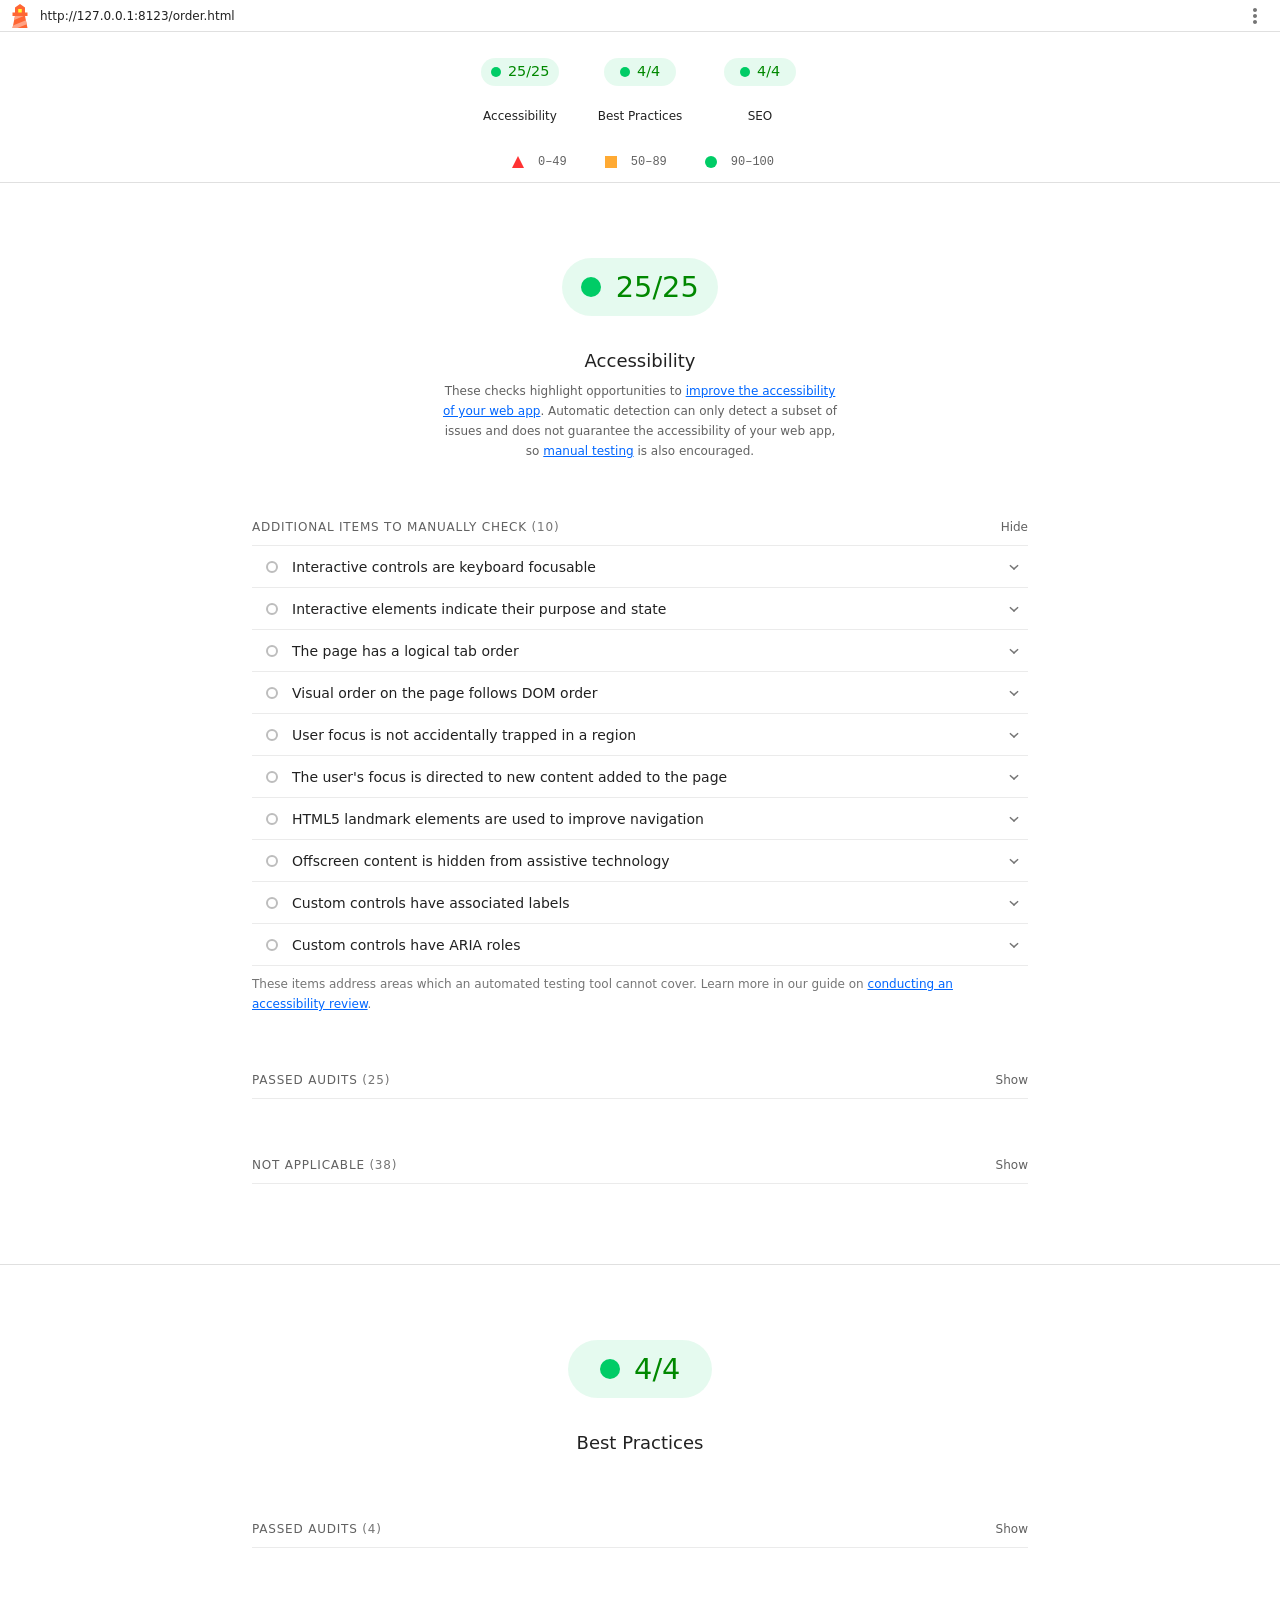
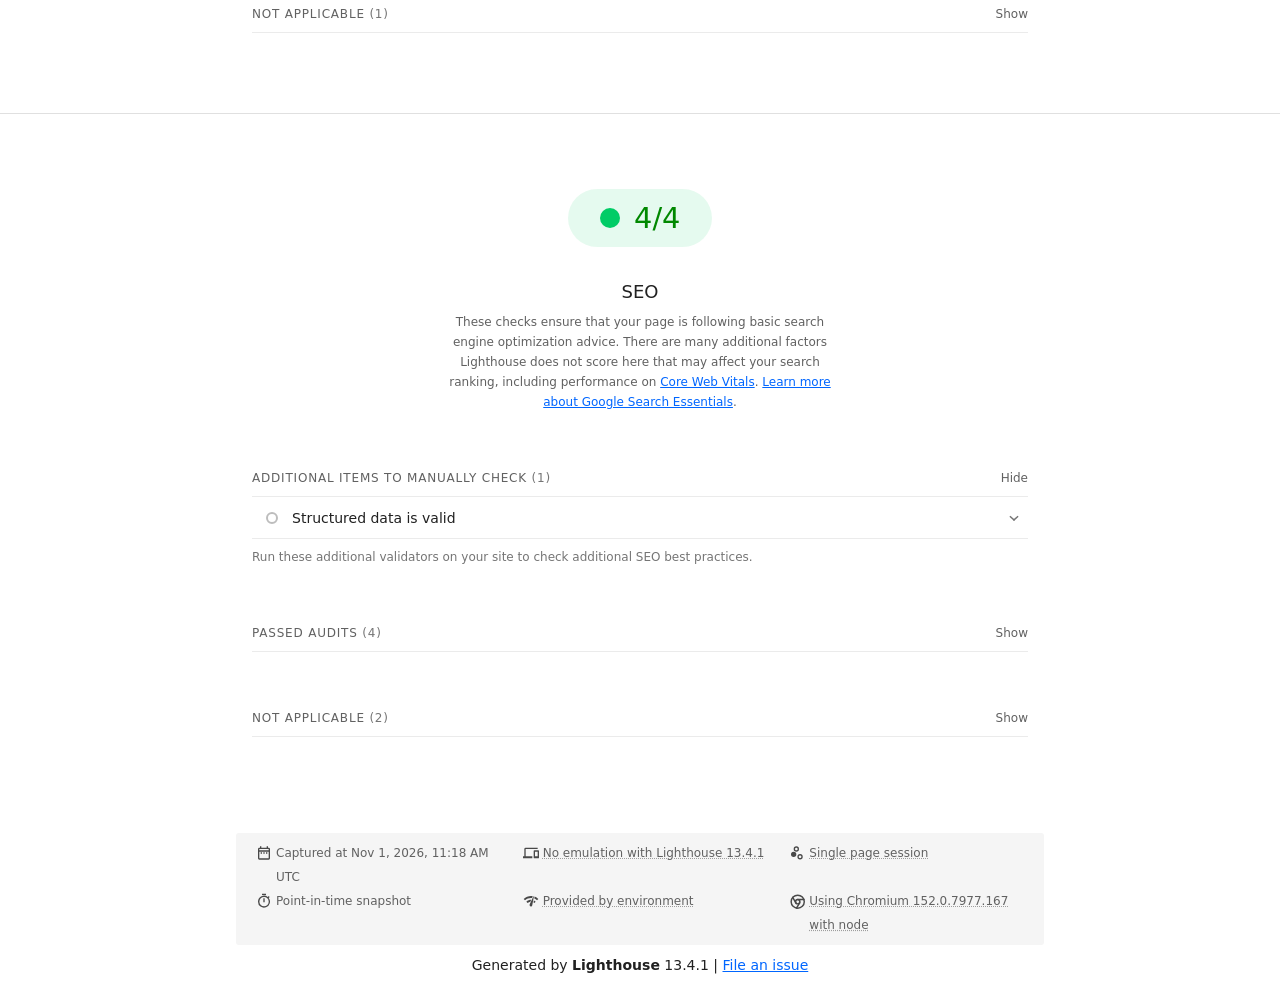
<file: lighthouse/accessibility-order.html>
<!--
@license
Copyright 2018 Google LLC
SPDX-License-Identifier: Apache-2.0
-->
<!doctype html>
<html lang="en">
<head>
  <meta charset="utf-8">
  <meta name="viewport" content="width=device-width, initial-scale=1, minimum-scale=1">
  <link rel="icon" href='data:image/svg+xml;utf8,<svg fill="none" xmlns="http://www.w3.org/2000/svg" viewBox="0 0 48 48"><path d="m14 7 10-7 10 7v10h5v7h-5l5 24H9l5-24H9v-7h5V7Z" fill="%23F63"/><path d="M31.561 24H14l-1.689 8.105L31.561 24ZM18.983 48H9l1.022-4.907L35.723 32.27l1.663 7.98L18.983 48Z" fill="%23FFA385"/><path fill="%23FF3" d="M20.5 10h7v7h-7z"/></svg>'>
  <title>Lighthouse Report</title>
  <style>body {margin: 0}</style>
</head>
<body>
  <noscript>Lighthouse report requires JavaScript. Please enable.</noscript>

  <div id="lh-log"></div>

  <script>window.__LIGHTHOUSE_JSON__ = {"lighthouseVersion":"13.4.1","finalDisplayedUrl":"http://127.0.0.1:8123/order.html","fetchTime":"2026-11-01T11:18:32.964Z","gatherMode":"snapshot","runWarnings":[],"userAgent":"Mozilla/5.0 (Windows NT 10.0; Win64; x64) AppleWebKit/537.36 (KHTML, like Gecko) OpenCode/2.2.5 Chrome/152.0.7977.167 Electron/44.9.1 Safari/537.36","environment":{"hostUserAgent":"Mozilla/5.0 (Windows NT 10.0; Win64; x64) AppleWebKit/537.36 (KHTML, like Gecko) OpenCode/2.2.5 Chrome/152.0.7977.167 Electron/44.9.1 Safari/537.36","benchmarkIndex":1666,"credits":{"axe-core":"4.13.0"}},"audits":{"image-aspect-ratio":{"id":"image-aspect-ratio","title":"Displays images with correct aspect ratio","description":"Image display dimensions should match natural aspect ratio. [Learn more about image aspect ratio](https://developer.chrome.com/docs/lighthouse/best-practices/image-aspect-ratio/).","score":1,"scoreDisplayMode":"binary","details":{"type":"table","headings":[{"key":"node","valueType":"node","label":""},{"key":"url","valueType":"url","label":"URL"},{"key":"displayedAspectRatio","valueType":"text","label":"Aspect Ratio (Displayed)"},{"key":"actualAspectRatio","valueType":"text","label":"Aspect Ratio (Actual)"}],"items":[]}},"image-size-responsive":{"id":"image-size-responsive","title":"Serves images with appropriate resolution","description":"Image natural dimensions should be proportional to the display size and the pixel ratio to maximize image clarity. [Learn how to provide responsive images](https://web.dev/articles/serve-responsive-images).","score":1,"scoreDisplayMode":"binary","details":{"type":"table","headings":[{"key":"node","valueType":"node","label":""},{"key":"url","valueType":"url","label":"URL"},{"key":"displayedSize","valueType":"text","label":"Displayed size"},{"key":"actualSize","valueType":"text","label":"Actual size"},{"key":"expectedSize","valueType":"text","label":"Expected size"}],"items":[]}},"accesskeys":{"id":"accesskeys","title":"`[accesskey]` values are unique","description":"Access keys let users quickly focus a part of the page. For proper navigation, each access key must be unique. [Learn more about access keys](https://dequeuniversity.com/rules/axe/4.12/accesskeys).","score":null,"scoreDisplayMode":"notApplicable"},"aria-allowed-attr":{"id":"aria-allowed-attr","title":"`[aria-*]` attributes match their roles","description":"Each ARIA `role` supports a specific subset of `aria-*` attributes. Mismatching these invalidates the `aria-*` attributes. [Learn how to match ARIA attributes to their roles](https://dequeuniversity.com/rules/axe/4.12/aria-allowed-attr).","score":1,"scoreDisplayMode":"binary","details":{"type":"table","headings":[{"key":"node","valueType":"node","subItemsHeading":{"key":"relatedNode","valueType":"node"},"label":"Failing Elements"}],"items":[]}},"aria-allowed-role":{"id":"aria-allowed-role","title":"Uses ARIA roles only on compatible elements","description":"Many HTML elements can only be assigned certain ARIA roles. Using ARIA roles where they are not allowed can interfere with the accessibility of the web page. [Learn more about ARIA roles](https://dequeuniversity.com/rules/axe/4.12/aria-allowed-role).","score":null,"scoreDisplayMode":"notApplicable"},"aria-command-name":{"id":"aria-command-name","title":"`button`, `link`, and `menuitem` elements have accessible names","description":"When an element doesn't have an accessible name, screen readers announce it with a generic name, making it unusable for users who rely on screen readers. [Learn how to make command elements more accessible](https://dequeuniversity.com/rules/axe/4.12/aria-command-name).","score":null,"scoreDisplayMode":"notApplicable"},"aria-conditional-attr":{"id":"aria-conditional-attr","title":"ARIA attributes are used as specified for the element's role","description":"Some ARIA attributes are only allowed on an element under certain conditions. [Learn more about conditional ARIA attributes](https://dequeuniversity.com/rules/axe/4.12/aria-conditional-attr).","score":1,"scoreDisplayMode":"binary","details":{"type":"table","headings":[{"key":"node","valueType":"node","subItemsHeading":{"key":"relatedNode","valueType":"node"},"label":"Failing Elements"}],"items":[]}},"aria-deprecated-role":{"id":"aria-deprecated-role","title":"Deprecated ARIA roles were not used","description":"Deprecated ARIA roles may not be processed correctly by assistive technology. [Learn more about deprecated ARIA roles](https://dequeuniversity.com/rules/axe/4.12/aria-deprecated-role).","score":null,"scoreDisplayMode":"notApplicable"},"aria-dialog-name":{"id":"aria-dialog-name","title":"Elements with `role=\"dialog\"` or `role=\"alertdialog\"` have accessible names.","description":"ARIA dialog elements without accessible names may prevent screen readers users from discerning the purpose of these elements. [Learn how to make ARIA dialog elements more accessible](https://dequeuniversity.com/rules/axe/4.12/aria-dialog-name).","score":null,"scoreDisplayMode":"notApplicable"},"aria-hidden-body":{"id":"aria-hidden-body","title":"`[aria-hidden=\"true\"]` is not present on the document `\u003cbody>`","description":"Assistive technologies, like screen readers, work inconsistently when `aria-hidden=\"true\"` is set on the document `\u003cbody>`. [Learn how `aria-hidden` affects the document body](https://dequeuniversity.com/rules/axe/4.12/aria-hidden-body).","score":1,"scoreDisplayMode":"binary","details":{"type":"table","headings":[{"key":"node","valueType":"node","subItemsHeading":{"key":"relatedNode","valueType":"node"},"label":"Failing Elements"}],"items":[]}},"aria-hidden-focus":{"id":"aria-hidden-focus","title":"`[aria-hidden=\"true\"]` elements do not contain focusable descendents","description":"Focusable descendents within an `[aria-hidden=\"true\"]` element prevent those interactive elements from being available to users of assistive technologies like screen readers. [Learn how `aria-hidden` affects focusable elements](https://dequeuniversity.com/rules/axe/4.12/aria-hidden-focus).","score":1,"scoreDisplayMode":"binary","details":{"type":"table","headings":[{"key":"node","valueType":"node","subItemsHeading":{"key":"relatedNode","valueType":"node"},"label":"Failing Elements"}],"items":[]}},"aria-input-field-name":{"id":"aria-input-field-name","title":"ARIA input fields have accessible names","description":"When an input field doesn't have an accessible name, screen readers announce it with a generic name, making it unusable for users who rely on screen readers. [Learn more about input field labels](https://dequeuniversity.com/rules/axe/4.12/aria-input-field-name).","score":null,"scoreDisplayMode":"notApplicable"},"aria-meter-name":{"id":"aria-meter-name","title":"ARIA `meter` elements have accessible names","description":"When a meter element doesn't have an accessible name, screen readers announce it with a generic name, making it unusable for users who rely on screen readers. [Learn how to name `meter` elements](https://dequeuniversity.com/rules/axe/4.12/aria-meter-name).","score":null,"scoreDisplayMode":"notApplicable"},"aria-progressbar-name":{"id":"aria-progressbar-name","title":"ARIA `progressbar` elements have accessible names","description":"When a `progressbar` element doesn't have an accessible name, screen readers announce it with a generic name, making it unusable for users who rely on screen readers. [Learn how to label `progressbar` elements](https://dequeuniversity.com/rules/axe/4.12/aria-progressbar-name).","score":null,"scoreDisplayMode":"notApplicable"},"aria-prohibited-attr":{"id":"aria-prohibited-attr","title":"Elements use only permitted ARIA attributes","description":"Using ARIA attributes in roles where they are prohibited can mean that important information is not communicated to users of assistive technologies. [Learn more about prohibited ARIA roles](https://dequeuniversity.com/rules/axe/4.12/aria-prohibited-attr).","score":1,"scoreDisplayMode":"binary","details":{"type":"table","headings":[{"key":"node","valueType":"node","subItemsHeading":{"key":"relatedNode","valueType":"node"},"label":"Failing Elements"}],"items":[]}},"aria-required-attr":{"id":"aria-required-attr","title":"`[role]`s have all required `[aria-*]` attributes","description":"Some ARIA roles have required attributes that describe the state of the element to screen readers. [Learn more about roles and required attributes](https://dequeuniversity.com/rules/axe/4.12/aria-required-attr).","score":null,"scoreDisplayMode":"notApplicable"},"aria-required-children":{"id":"aria-required-children","title":"Elements with an ARIA `[role]` that require children to contain a specific `[role]` have all required children.","description":"Some ARIA parent roles must contain specific child roles to perform their intended accessibility functions. [Learn more about roles and required children elements](https://dequeuniversity.com/rules/axe/4.12/aria-required-children).","score":null,"scoreDisplayMode":"notApplicable"},"aria-required-parent":{"id":"aria-required-parent","title":"`[role]`s are contained by their required parent element","description":"Some ARIA child roles must be contained by specific parent roles to properly perform their intended accessibility functions. [Learn more about ARIA roles and required parent element](https://dequeuniversity.com/rules/axe/4.12/aria-required-parent).","score":null,"scoreDisplayMode":"notApplicable"},"aria-roles":{"id":"aria-roles","title":"`[role]` values are valid","description":"ARIA roles must have valid values in order to perform their intended accessibility functions. [Learn more about valid ARIA roles](https://dequeuniversity.com/rules/axe/4.12/aria-roles).","score":null,"scoreDisplayMode":"notApplicable"},"aria-text":{"id":"aria-text","title":"Elements with the `role=text` attribute do not have focusable descendents.","description":"Adding `role=text` around a text node split by markup enables VoiceOver to treat it as one phrase, but the element's focusable descendents will not be announced. [Learn more about the `role=text` attribute](https://dequeuniversity.com/rules/axe/4.12/aria-text).","score":null,"scoreDisplayMode":"notApplicable"},"aria-toggle-field-name":{"id":"aria-toggle-field-name","title":"ARIA toggle fields have accessible names","description":"When a toggle field doesn't have an accessible name, screen readers announce it with a generic name, making it unusable for users who rely on screen readers. [Learn more about toggle fields](https://dequeuniversity.com/rules/axe/4.12/aria-toggle-field-name).","score":null,"scoreDisplayMode":"notApplicable"},"aria-tooltip-name":{"id":"aria-tooltip-name","title":"ARIA `tooltip` elements have accessible names","description":"When a tooltip element doesn't have an accessible name, screen readers announce it with a generic name, making it unusable for users who rely on screen readers. [Learn how to name `tooltip` elements](https://dequeuniversity.com/rules/axe/4.12/aria-tooltip-name).","score":null,"scoreDisplayMode":"notApplicable"},"aria-treeitem-name":{"id":"aria-treeitem-name","title":"ARIA `treeitem` elements have accessible names","description":"When a `treeitem` element doesn't have an accessible name, screen readers announce it with a generic name, making it unusable for users who rely on screen readers. [Learn more about labeling `treeitem` elements](https://dequeuniversity.com/rules/axe/4.12/aria-treeitem-name).","score":null,"scoreDisplayMode":"notApplicable"},"aria-valid-attr-value":{"id":"aria-valid-attr-value","title":"`[aria-*]` attributes have valid values","description":"Assistive technologies, like screen readers, can't interpret ARIA attributes with invalid values. [Learn more about valid values for ARIA attributes](https://dequeuniversity.com/rules/axe/4.12/aria-valid-attr-value).","score":1,"scoreDisplayMode":"binary","details":{"type":"table","headings":[{"key":"node","valueType":"node","subItemsHeading":{"key":"relatedNode","valueType":"node"},"label":"Failing Elements"}],"items":[]}},"aria-valid-attr":{"id":"aria-valid-attr","title":"`[aria-*]` attributes are valid and not misspelled","description":"Assistive technologies, like screen readers, can't interpret ARIA attributes with invalid names. [Learn more about valid ARIA attributes](https://dequeuniversity.com/rules/axe/4.12/aria-valid-attr).","score":1,"scoreDisplayMode":"binary","details":{"type":"table","headings":[{"key":"node","valueType":"node","subItemsHeading":{"key":"relatedNode","valueType":"node"},"label":"Failing Elements"}],"items":[]}},"button-name":{"id":"button-name","title":"Buttons have an accessible name","description":"When a button doesn't have an accessible name, screen readers announce it as \"button\", making it unusable for users who rely on screen readers. [Learn how to make buttons more accessible](https://dequeuniversity.com/rules/axe/4.12/button-name).","score":1,"scoreDisplayMode":"binary","details":{"type":"table","headings":[{"key":"node","valueType":"node","subItemsHeading":{"key":"relatedNode","valueType":"node"},"label":"Failing Elements"}],"items":[]}},"bypass":{"id":"bypass","title":"The page contains a heading, skip link, or landmark region","description":"Adding ways to bypass repetitive content lets keyboard users navigate the page more efficiently. [Learn more about bypass blocks](https://dequeuniversity.com/rules/axe/4.12/bypass).","score":null,"scoreDisplayMode":"notApplicable"},"color-contrast":{"id":"color-contrast","title":"Background and foreground colors have a sufficient contrast ratio","description":"Low-contrast text is difficult or impossible for many users to read. [Learn how to provide sufficient color contrast](https://dequeuniversity.com/rules/axe/4.12/color-contrast).","score":1,"scoreDisplayMode":"binary","details":{"type":"table","headings":[{"key":"node","valueType":"node","subItemsHeading":{"key":"relatedNode","valueType":"node"},"label":"Failing Elements"}],"items":[]}},"definition-list":{"id":"definition-list","title":"`\u003cdl>`'s contain only properly-ordered `\u003cdt>` and `\u003cdd>` groups, `\u003cscript>`, `\u003ctemplate>` or `\u003cdiv>` elements.","description":"When definition lists are not properly marked up, screen readers may produce confusing or inaccurate output. [Learn how to structure definition lists correctly](https://dequeuniversity.com/rules/axe/4.12/definition-list).","score":null,"scoreDisplayMode":"notApplicable"},"dlitem":{"id":"dlitem","title":"Definition list items are wrapped in `\u003cdl>` elements","description":"Definition list items (`\u003cdt>` and `\u003cdd>`) must be wrapped in a parent `\u003cdl>` element to ensure that screen readers can properly announce them. [Learn how to structure definition lists correctly](https://dequeuniversity.com/rules/axe/4.12/dlitem).","score":null,"scoreDisplayMode":"notApplicable"},"document-title":{"id":"document-title","title":"Document has a `\u003ctitle>` element","description":"The title gives screen reader users an overview of the page, and search engine users rely on it heavily to determine if a page is relevant to their search. [Learn more about document titles](https://dequeuniversity.com/rules/axe/4.12/document-title).","score":1,"scoreDisplayMode":"binary","details":{"type":"table","headings":[{"key":"node","valueType":"node","subItemsHeading":{"key":"relatedNode","valueType":"node"},"label":"Failing Elements"}],"items":[]}},"duplicate-id-aria":{"id":"duplicate-id-aria","title":"ARIA IDs are unique","description":"The value of an ARIA ID must be unique to prevent other instances from being overlooked by assistive technologies. [Learn how to fix duplicate ARIA IDs](https://dequeuniversity.com/rules/axe/4.12/duplicate-id-aria).","score":null,"scoreDisplayMode":"notApplicable"},"empty-heading":{"id":"empty-heading","title":"All heading elements contain content.","description":"A heading with no content or inaccessible text prevent screen reader users from accessing information on the page's structure. [Learn more about headings](https://dequeuniversity.com/rules/axe/4.12/empty-heading).","score":null,"scoreDisplayMode":"notApplicable"},"form-field-multiple-labels":{"id":"form-field-multiple-labels","title":"No form fields have multiple labels","description":"Form fields with multiple labels can be confusingly announced by assistive technologies like screen readers which use either the first, the last, or all of the labels. [Learn how to use form labels](https://dequeuniversity.com/rules/axe/4.12/form-field-multiple-labels).","score":null,"scoreDisplayMode":"notApplicable"},"frame-title":{"id":"frame-title","title":"`\u003cframe>` or `\u003ciframe>` elements have a title","description":"Screen reader users rely on frame titles to describe the contents of frames. [Learn more about frame titles](https://dequeuniversity.com/rules/axe/4.12/frame-title).","score":null,"scoreDisplayMode":"notApplicable"},"heading-order":{"id":"heading-order","title":"Heading elements appear in a sequentially-descending order","description":"Properly ordered headings that do not skip levels convey the semantic structure of the page, making it easier to navigate and understand when using assistive technologies. [Learn more about heading order](https://dequeuniversity.com/rules/axe/4.12/heading-order).","score":1,"scoreDisplayMode":"binary","details":{"type":"table","headings":[{"key":"node","valueType":"node","subItemsHeading":{"key":"relatedNode","valueType":"node"},"label":"Failing Elements"}],"items":[]}},"html-has-lang":{"id":"html-has-lang","title":"`\u003chtml>` element has a `[lang]` attribute","description":"If a page doesn't specify a `lang` attribute, a screen reader assumes that the page is in the default language that the user chose when setting up the screen reader. If the page isn't actually in the default language, then the screen reader might not announce the page's text correctly. [Learn more about the `lang` attribute](https://dequeuniversity.com/rules/axe/4.12/html-has-lang).","score":1,"scoreDisplayMode":"binary","details":{"type":"table","headings":[{"key":"node","valueType":"node","subItemsHeading":{"key":"relatedNode","valueType":"node"},"label":"Failing Elements"}],"items":[]}},"html-lang-valid":{"id":"html-lang-valid","title":"`\u003chtml>` element has a valid value for its `[lang]` attribute","description":"Specifying a valid [BCP 47 language](https://www.w3.org/International/questions/qa-choosing-language-tags#question) helps screen readers announce text properly. [Learn how to use the `lang` attribute](https://dequeuniversity.com/rules/axe/4.12/html-lang-valid).","score":1,"scoreDisplayMode":"binary","details":{"type":"table","headings":[{"key":"node","valueType":"node","subItemsHeading":{"key":"relatedNode","valueType":"node"},"label":"Failing Elements"}],"items":[]}},"html-xml-lang-mismatch":{"id":"html-xml-lang-mismatch","title":"`\u003chtml>` element has an `[xml:lang]` attribute with the same base language as the `[lang]` attribute.","description":"If the webpage does not specify a consistent language, then the screen reader might not announce the page's text correctly. [Learn more about the `lang` attribute](https://dequeuniversity.com/rules/axe/4.12/html-xml-lang-mismatch).","score":null,"scoreDisplayMode":"notApplicable"},"identical-links-same-purpose":{"id":"identical-links-same-purpose","title":"Identical links have the same purpose.","description":"Links with the same destination should have the same description, to help users understand the link's purpose and decide whether to follow it. [Learn more about identical links](https://dequeuniversity.com/rules/axe/4.12/identical-links-same-purpose).","score":null,"scoreDisplayMode":"notApplicable"},"image-alt":{"id":"image-alt","title":"Image elements have `[alt]` attributes","description":"Informative elements should aim for short, descriptive alternate text. Decorative elements can be ignored with an empty alt attribute. [Learn more about the `alt` attribute](https://dequeuniversity.com/rules/axe/4.12/image-alt).","score":null,"scoreDisplayMode":"notApplicable"},"image-redundant-alt":{"id":"image-redundant-alt","title":"Image elements do not have `[alt]` attributes that are redundant text.","description":"Informative elements should aim for short, descriptive alternative text. Alternative text that is exactly the same as the text adjacent to the link or image is potentially confusing for screen reader users, because the text will be read twice. [Learn more about the `alt` attribute](https://dequeuniversity.com/rules/axe/4.12/image-redundant-alt).","score":null,"scoreDisplayMode":"notApplicable"},"input-button-name":{"id":"input-button-name","title":"Input buttons have discernible text.","description":"Adding discernable and accessible text to input buttons may help screen reader users understand the purpose of the input button. [Learn more about input buttons](https://dequeuniversity.com/rules/axe/4.12/input-button-name).","score":null,"scoreDisplayMode":"notApplicable"},"input-image-alt":{"id":"input-image-alt","title":"`\u003cinput type=\"image\">` elements have `[alt]` text","description":"When an image is being used as an `\u003cinput>` button, providing alternative text can help screen reader users understand the purpose of the button. [Learn about input image alt text](https://dequeuniversity.com/rules/axe/4.12/input-image-alt).","score":null,"scoreDisplayMode":"notApplicable"},"label-content-name-mismatch":{"id":"label-content-name-mismatch","title":"Elements with visible text labels have matching accessible names.","description":"Visible text labels that do not match the accessible name can result in a confusing experience for screen reader users. [Learn more about accessible names](https://dequeuniversity.com/rules/axe/4.12/label-content-name-mismatch).","score":1,"scoreDisplayMode":"binary","details":{"type":"table","headings":[{"key":"node","valueType":"node","subItemsHeading":{"key":"relatedNode","valueType":"node"},"label":"Failing Elements"}],"items":[]}},"label":{"id":"label","title":"Form elements have associated labels","description":"Labels ensure that form controls are announced properly by assistive technologies, like screen readers. [Learn more about form element labels](https://dequeuniversity.com/rules/axe/4.12/label).","score":1,"scoreDisplayMode":"binary","details":{"type":"table","headings":[{"key":"node","valueType":"node","subItemsHeading":{"key":"relatedNode","valueType":"node"},"label":"Failing Elements"}],"items":[]}},"landmark-one-main":{"id":"landmark-one-main","title":"Document has a main landmark.","description":"One main landmark helps screen reader users navigate a web page. [Learn more about landmarks](https://dequeuniversity.com/rules/axe/4.12/landmark-one-main).","score":1,"scoreDisplayMode":"binary","details":{"type":"table","headings":[{"key":"node","valueType":"node","subItemsHeading":{"key":"relatedNode","valueType":"node"},"label":"Failing Elements"}],"items":[]}},"link-name":{"id":"link-name","title":"Links have a discernible name","description":"Link text (and alternate text for images, when used as links) that is discernible, unique, and focusable improves the navigation experience for screen reader users. [Learn how to make links accessible](https://dequeuniversity.com/rules/axe/4.12/link-name).","score":1,"scoreDisplayMode":"binary","details":{"type":"table","headings":[{"key":"node","valueType":"node","subItemsHeading":{"key":"relatedNode","valueType":"node"},"label":"Failing Elements"}],"items":[]}},"link-in-text-block":{"id":"link-in-text-block","title":"Links are distinguishable without relying on color.","description":"Low-contrast text is difficult or impossible for many users to read. Link text that is discernible improves the experience for users with low vision. [Learn how to make links distinguishable](https://dequeuniversity.com/rules/axe/4.12/link-in-text-block).","score":1,"scoreDisplayMode":"binary","details":{"type":"table","headings":[{"key":"node","valueType":"node","subItemsHeading":{"key":"relatedNode","valueType":"node"},"label":"Failing Elements"}],"items":[]}},"list":{"id":"list","title":"Lists contain only `\u003cli>` elements and script supporting elements (`\u003cscript>` and `\u003ctemplate>`).","description":"Screen readers have a specific way of announcing lists. Ensuring proper list structure aids screen reader output. [Learn more about proper list structure](https://dequeuniversity.com/rules/axe/4.12/list).","score":1,"scoreDisplayMode":"binary","details":{"type":"table","headings":[{"key":"node","valueType":"node","subItemsHeading":{"key":"relatedNode","valueType":"node"},"label":"Failing Elements"}],"items":[]}},"listitem":{"id":"listitem","title":"List items (`\u003cli>`) are contained within `\u003cul>`, `\u003col>` or `\u003cmenu>` parent elements","description":"Screen readers require list items (`\u003cli>`) to be contained within a parent `\u003cul>`, `\u003col>` or `\u003cmenu>` to be announced properly. [Learn more about proper list structure](https://dequeuniversity.com/rules/axe/4.12/listitem).","score":1,"scoreDisplayMode":"binary","details":{"type":"table","headings":[{"key":"node","valueType":"node","subItemsHeading":{"key":"relatedNode","valueType":"node"},"label":"Failing Elements"}],"items":[]}},"meta-refresh":{"id":"meta-refresh","title":"The document does not use `\u003cmeta http-equiv=\"refresh\">`","description":"Users do not expect a page to refresh automatically, and doing so will move focus back to the top of the page. This may create a frustrating or confusing experience. [Learn more about the refresh meta tag](https://dequeuniversity.com/rules/axe/4.12/meta-refresh).","score":null,"scoreDisplayMode":"notApplicable"},"meta-viewport":{"id":"meta-viewport","title":"`[user-scalable=\"no\"]` is not used in the `\u003cmeta name=\"viewport\">` element and the `[maximum-scale]` attribute is not less than 5.","description":"Disabling zooming is problematic for users with low vision who rely on screen magnification to properly see the contents of a web page. [Learn more about the viewport meta tag](https://dequeuniversity.com/rules/axe/4.12/meta-viewport).","score":1,"scoreDisplayMode":"binary","details":{"type":"table","headings":[{"key":"node","valueType":"node","subItemsHeading":{"key":"relatedNode","valueType":"node"},"label":"Failing Elements"}],"items":[]}},"object-alt":{"id":"object-alt","title":"`\u003cobject>` elements have alternate text","description":"Screen readers cannot translate non-text content. Adding alternate text to `\u003cobject>` elements helps screen readers convey meaning to users. [Learn more about alt text for `object` elements](https://dequeuniversity.com/rules/axe/4.12/object-alt).","score":null,"scoreDisplayMode":"notApplicable"},"select-name":{"id":"select-name","title":"Select elements have associated label elements.","description":"Form elements without effective labels can create frustrating experiences for screen reader users. [Learn more about the `select` element](https://dequeuniversity.com/rules/axe/4.12/select-name).","score":1,"scoreDisplayMode":"binary","details":{"type":"table","headings":[{"key":"node","valueType":"node","subItemsHeading":{"key":"relatedNode","valueType":"node"},"label":"Failing Elements"}],"items":[]}},"skip-link":{"id":"skip-link","title":"Skip links are focusable.","description":"Including a skip link can help users skip to the main content to save time. [Learn more about skip links](https://dequeuniversity.com/rules/axe/4.12/skip-link).","score":1,"scoreDisplayMode":"binary","details":{"type":"table","headings":[{"key":"node","valueType":"node","subItemsHeading":{"key":"relatedNode","valueType":"node"},"label":"Failing Elements"}],"items":[]}},"tabindex":{"id":"tabindex","title":"No element has a `[tabindex]` value greater than 0","description":"A value greater than 0 implies an explicit navigation ordering. Although technically valid, this often creates frustrating experiences for users who rely on assistive technologies. [Learn more about the `tabindex` attribute](https://dequeuniversity.com/rules/axe/4.12/tabindex).","score":1,"scoreDisplayMode":"binary","details":{"type":"table","headings":[{"key":"node","valueType":"node","subItemsHeading":{"key":"relatedNode","valueType":"node"},"label":"Failing Elements"}],"items":[]}},"table-duplicate-name":{"id":"table-duplicate-name","title":"Tables have different content in the summary attribute and `\u003ccaption>`.","description":"The summary attribute should describe the table structure, while `\u003ccaption>` should have the onscreen title. Accurate table mark-up helps users of screen readers. [Learn more about summary and caption](https://dequeuniversity.com/rules/axe/4.12/table-duplicate-name).","score":null,"scoreDisplayMode":"notApplicable"},"table-fake-caption":{"id":"table-fake-caption","title":"Tables use `\u003ccaption>` instead of cells with the `[colspan]` attribute to indicate a caption.","description":"Screen readers have features to make navigating tables easier. Ensuring that tables use the actual caption element instead of cells with the `[colspan]` attribute may improve the experience for screen reader users. [Learn more about captions](https://dequeuniversity.com/rules/axe/4.12/table-fake-caption).","score":null,"scoreDisplayMode":"notApplicable"},"target-size":{"id":"target-size","title":"Touch targets have sufficient size and spacing.","description":"Touch targets with sufficient size and spacing help users who may have difficulty targeting small controls to activate the targets. [Learn more about touch targets](https://dequeuniversity.com/rules/axe/4.12/target-size).","score":1,"scoreDisplayMode":"binary","details":{"type":"table","headings":[{"key":"node","valueType":"node","subItemsHeading":{"key":"relatedNode","valueType":"node"},"label":"Failing Elements"}],"items":[]}},"td-has-header":{"id":"td-has-header","title":"`\u003ctd>` elements in a large `\u003ctable>` have one or more table headers.","description":"Screen readers have features to make navigating tables easier. Ensuring that `\u003ctd>` elements in a large table (3 or more cells in width and height) have an associated table header may improve the experience for screen reader users. [Learn more about table headers](https://dequeuniversity.com/rules/axe/4.12/td-has-header).","score":null,"scoreDisplayMode":"notApplicable"},"td-headers-attr":{"id":"td-headers-attr","title":"Cells in a `\u003ctable>` element that use the `[headers]` attribute refer to table cells within the same table.","description":"Screen readers have features to make navigating tables easier. Ensuring `\u003ctd>` cells using the `[headers]` attribute only refer to other cells in the same table may improve the experience for screen reader users. [Learn more about the `headers` attribute](https://dequeuniversity.com/rules/axe/4.12/td-headers-attr).","score":null,"scoreDisplayMode":"notApplicable"},"th-has-data-cells":{"id":"th-has-data-cells","title":"`\u003cth>` elements and elements with `[role=\"columnheader\"/\"rowheader\"]` have data cells they describe.","description":"Screen readers have features to make navigating tables easier. Ensuring table headers always refer to some set of cells may improve the experience for screen reader users. [Learn more about table headers](https://dequeuniversity.com/rules/axe/4.12/th-has-data-cells).","score":null,"scoreDisplayMode":"notApplicable"},"valid-lang":{"id":"valid-lang","title":"`[lang]` attributes have a valid value","description":"Specifying a valid [BCP 47 language](https://www.w3.org/International/questions/qa-choosing-language-tags#question) on elements helps ensure that text is pronounced correctly by a screen reader. [Learn how to use the `lang` attribute](https://dequeuniversity.com/rules/axe/4.12/valid-lang).","score":null,"scoreDisplayMode":"notApplicable"},"video-caption":{"id":"video-caption","title":"`\u003cvideo>` elements contain a `\u003ctrack>` element with `[kind=\"captions\"]`","description":"When a video provides a caption it is easier for deaf and hearing impaired users to access its information. [Learn more about video captions](https://dequeuniversity.com/rules/axe/4.12/video-caption).","score":null,"scoreDisplayMode":"notApplicable"},"custom-controls-labels":{"id":"custom-controls-labels","title":"Custom controls have associated labels","description":"Custom interactive controls have associated labels, provided by aria-label or aria-labelledby. [Learn more about custom controls and labels](https://developer.chrome.com/docs/lighthouse/accessibility/custom-controls-labels/).","score":null,"scoreDisplayMode":"manual"},"custom-controls-roles":{"id":"custom-controls-roles","title":"Custom controls have ARIA roles","description":"Custom interactive controls have appropriate ARIA roles. [Learn how to add roles to custom controls](https://developer.chrome.com/docs/lighthouse/accessibility/custom-control-roles/).","score":null,"scoreDisplayMode":"manual"},"focus-traps":{"id":"focus-traps","title":"User focus is not accidentally trapped in a region","description":"A user can tab into and out of any control or region without accidentally trapping their focus. [Learn how to avoid focus traps](https://developer.chrome.com/docs/lighthouse/accessibility/focus-traps/).","score":null,"scoreDisplayMode":"manual"},"focusable-controls":{"id":"focusable-controls","title":"Interactive controls are keyboard focusable","description":"Custom interactive controls are keyboard focusable and display a focus indicator. [Learn how to make custom controls focusable](https://developer.chrome.com/docs/lighthouse/accessibility/focusable-controls/).","score":null,"scoreDisplayMode":"manual"},"interactive-element-affordance":{"id":"interactive-element-affordance","title":"Interactive elements indicate their purpose and state","description":"Interactive elements, such as links and buttons, should indicate their state and be distinguishable from non-interactive elements. [Learn how to decorate interactive elements with affordance hints](https://developer.chrome.com/docs/lighthouse/accessibility/interactive-element-affordance/).","score":null,"scoreDisplayMode":"manual"},"logical-tab-order":{"id":"logical-tab-order","title":"The page has a logical tab order","description":"Tabbing through the page follows the visual layout. Users cannot focus elements that are offscreen. [Learn more about logical tab ordering](https://developer.chrome.com/docs/lighthouse/accessibility/logical-tab-order/).","score":null,"scoreDisplayMode":"manual"},"managed-focus":{"id":"managed-focus","title":"The user's focus is directed to new content added to the page","description":"If new content, such as a dialog, is added to the page, the user's focus is directed to it. [Learn how to direct focus to new content](https://developer.chrome.com/docs/lighthouse/accessibility/managed-focus/).","score":null,"scoreDisplayMode":"manual"},"offscreen-content-hidden":{"id":"offscreen-content-hidden","title":"Offscreen content is hidden from assistive technology","description":"Offscreen content is hidden with display: none or aria-hidden=true. [Learn how to properly hide offscreen content](https://developer.chrome.com/docs/lighthouse/accessibility/offscreen-content-hidden/).","score":null,"scoreDisplayMode":"manual"},"use-landmarks":{"id":"use-landmarks","title":"HTML5 landmark elements are used to improve navigation","description":"Landmark elements (`\u003cmain>`, `\u003cnav>`, etc.) are used to improve the keyboard navigation of the page for assistive technology. [Learn more about landmark elements](https://developer.chrome.com/docs/lighthouse/accessibility/use-landmarks/).","score":null,"scoreDisplayMode":"manual"},"visual-order-follows-dom":{"id":"visual-order-follows-dom","title":"Visual order on the page follows DOM order","description":"DOM order matches the visual order, improving navigation for assistive technology. [Learn more about DOM and visual ordering](https://developer.chrome.com/docs/lighthouse/accessibility/visual-order-follows-dom/).","score":null,"scoreDisplayMode":"manual"},"autocomplete-valid":{"id":"autocomplete-valid","title":"`autocomplete` attributes are used correctly","description":"The `autocomplete` attribute values must be valid and correctly applied for screen readers to function correctly. [Learn more about valid autocomplete values](https://dequeuniversity.com/rules/axe/4.12/autocomplete-valid).","score":1,"scoreDisplayMode":"binary","details":{"type":"table","headings":[{"key":"node","valueType":"node","subItemsHeading":{"key":"relatedNode","valueType":"node"},"label":"Failing Elements"}],"items":[]}},"presentation-role-conflict":{"id":"presentation-role-conflict","title":"Elements with `role=\"none\"` or `role=\"presentation\"` do not have conflicts","description":"There are certain cases where the semantic role of an element with `role=\"none\"` or `role=\"presentation\"` does not resolve to none or presentation. To ensure the element remains removed from the accessibility tree, you should not add any global ARIA attributes to the element or make it focusable. [Learn more about presentation role conflict](https://dequeuniversity.com/rules/axe/4.12/presentation-role-conflict).","score":null,"scoreDisplayMode":"notApplicable"},"svg-img-alt":{"id":"svg-img-alt","title":"SVG elements with an `img` role have an accessible text alternative","description":"Ensures SVG elements with an `img`, `graphics-document` or `graphics-symbol` role have an accessible text alternative. [Learn more about SVG alt text](https://dequeuniversity.com/rules/axe/4.12/svg-img-alt).","score":null,"scoreDisplayMode":"notApplicable"},"doctype":{"id":"doctype","title":"Page has the HTML doctype","description":"Specifying a doctype prevents the browser from switching to quirks-mode. [Learn more about the doctype declaration](https://developer.chrome.com/docs/lighthouse/best-practices/doctype/).","score":1,"scoreDisplayMode":"binary"},"js-libraries":{"id":"js-libraries","title":"Detected JavaScript libraries","description":"All front-end JavaScript libraries detected on the page. [Learn more about this JavaScript library detection diagnostic audit](https://developer.chrome.com/docs/lighthouse/best-practices/js-libraries/).","score":null,"scoreDisplayMode":"notApplicable"},"paste-preventing-inputs":{"id":"paste-preventing-inputs","title":"Allows users to paste into input fields","description":"Preventing input pasting is a bad practice for the UX, and weakens security by blocking password managers.[Learn more about user-friendly input fields](https://developer.chrome.com/docs/lighthouse/best-practices/paste-preventing-inputs/).","score":1,"scoreDisplayMode":"binary","details":{"type":"table","headings":[{"key":"node","valueType":"node","label":"Failing Elements"}],"items":[]}},"meta-description":{"id":"meta-description","title":"Document has a meta description","description":"Meta descriptions may be included in search results to concisely summarize page content. [Learn more about the meta description](https://developer.chrome.com/docs/lighthouse/seo/meta-description/).","score":1,"scoreDisplayMode":"binary"},"link-text":{"id":"link-text","title":"Links have descriptive text","description":"Descriptive link text helps search engines understand your content. [Learn how to make links more accessible](https://developer.chrome.com/docs/lighthouse/seo/link-text/).","score":1,"scoreDisplayMode":"binary","details":{"type":"table","headings":[{"key":"href","valueType":"url","label":"Link destination"},{"key":"text","valueType":"text","label":"Link Text"}],"items":[]}},"crawlable-anchors":{"id":"crawlable-anchors","title":"Links are crawlable","description":"Search engines may use `href` attributes on links to crawl websites. Ensure that the `href` attribute of anchor elements links to an appropriate destination, so more pages of the site can be discovered. [Learn how to make links crawlable](https://support.google.com/webmasters/answer/9112205)","score":1,"scoreDisplayMode":"binary","details":{"type":"table","headings":[{"key":"node","valueType":"node","label":"Uncrawlable Link"}],"items":[]}},"robots-txt":{"id":"robots-txt","title":"robots.txt is valid","description":"If your robots.txt file is malformed, crawlers may not be able to understand how you want your website to be crawled or indexed. [Learn more about robots.txt](https://developer.chrome.com/docs/lighthouse/seo/invalid-robots-txt/).","score":null,"scoreDisplayMode":"notApplicable"},"structured-data":{"id":"structured-data","title":"Structured data is valid","description":"Run the [Structured Data Testing Tool](https://developers.google.com/search/docs/appearance/structured-data/) to validate structured data. [Learn more about Structured Data](https://developer.chrome.com/docs/lighthouse/seo/structured-data/).","score":null,"scoreDisplayMode":"manual"}},"configSettings":{"output":"json","maxWaitForFcp":30000,"maxWaitForLoad":45000,"pauseAfterFcpMs":5250,"pauseAfterLoadMs":5250,"networkQuietThresholdMs":5250,"cpuQuietThresholdMs":5250,"formFactor":"desktop","throttling":{"rttMs":150,"throughputKbps":1638.4,"requestLatencyMs":562.5,"downloadThroughputKbps":1474.5600000000002,"uploadThroughputKbps":675,"cpuSlowdownMultiplier":4},"throttlingMethod":"provided","screenEmulation":{"mobile":true,"width":412,"height":823,"deviceScaleFactor":1.75,"disabled":true},"emulatedUserAgent":"Mozilla/5.0 (Linux; Android 11; moto g power (2022)) AppleWebKit/537.36 (KHTML, like Gecko) Chrome/136.0.0.0 Mobile Safari/537.36","auditMode":false,"gatherMode":false,"clearStorageTypes":["file_systems","shader_cache","service_workers","cache_storage"],"disableStorageReset":true,"debugNavigation":false,"channel":"node","usePassiveGathering":false,"disableFullPageScreenshot":true,"skipAboutBlank":false,"blankPage":"about:blank","ignoreStatusCode":false,"locale":"en-US","blockedUrlPatterns":null,"additionalTraceCategories":null,"extraHeaders":null,"precomputedLanternData":null,"onlyAudits":null,"onlyCategories":["accessibility","seo","best-practices"],"skipAudits":null},"categories":{"accessibility":{"title":"Accessibility","description":"These checks highlight opportunities to [improve the accessibility of your web app](https://developer.chrome.com/docs/lighthouse/accessibility/). Automatic detection can only detect a subset of issues and does not guarantee the accessibility of your web app, so [manual testing](https://web.dev/articles/how-to-review) is also encouraged.","manualDescription":"These items address areas which an automated testing tool cannot cover. Learn more in our guide on [conducting an accessibility review](https://web.dev/articles/how-to-review).","supportedModes":["navigation","snapshot"],"auditRefs":[{"id":"accesskeys","weight":0,"group":"a11y-navigation"},{"id":"aria-allowed-attr","weight":10,"group":"a11y-aria"},{"id":"aria-command-name","weight":0,"group":"a11y-aria"},{"id":"aria-conditional-attr","weight":7,"group":"a11y-aria"},{"id":"aria-deprecated-role","weight":0,"group":"a11y-aria"},{"id":"aria-dialog-name","weight":0,"group":"a11y-aria"},{"id":"aria-hidden-body","weight":10,"group":"a11y-aria"},{"id":"aria-hidden-focus","weight":7,"group":"a11y-aria"},{"id":"aria-input-field-name","weight":0,"group":"a11y-aria"},{"id":"aria-meter-name","weight":0,"group":"a11y-aria"},{"id":"aria-progressbar-name","weight":0,"group":"a11y-aria"},{"id":"aria-prohibited-attr","weight":7,"group":"a11y-aria"},{"id":"aria-required-attr","weight":0,"group":"a11y-aria"},{"id":"aria-required-children","weight":0,"group":"a11y-aria"},{"id":"aria-required-parent","weight":0,"group":"a11y-aria"},{"id":"aria-roles","weight":0,"group":"a11y-aria"},{"id":"aria-text","weight":0,"group":"a11y-aria"},{"id":"aria-toggle-field-name","weight":0,"group":"a11y-aria"},{"id":"aria-tooltip-name","weight":0,"group":"a11y-aria"},{"id":"aria-treeitem-name","weight":0,"group":"a11y-aria"},{"id":"aria-valid-attr-value","weight":10,"group":"a11y-aria"},{"id":"aria-valid-attr","weight":10,"group":"a11y-aria"},{"id":"button-name","weight":10,"group":"a11y-names-labels"},{"id":"bypass","weight":0,"group":"a11y-navigation"},{"id":"color-contrast","weight":7,"group":"a11y-color-contrast"},{"id":"definition-list","weight":0,"group":"a11y-tables-lists"},{"id":"dlitem","weight":0,"group":"a11y-tables-lists"},{"id":"document-title","weight":7,"group":"a11y-names-labels"},{"id":"duplicate-id-aria","weight":0,"group":"a11y-aria"},{"id":"form-field-multiple-labels","weight":0,"group":"a11y-names-labels"},{"id":"frame-title","weight":0,"group":"a11y-names-labels"},{"id":"heading-order","weight":3,"group":"a11y-navigation"},{"id":"html-has-lang","weight":7,"group":"a11y-language"},{"id":"html-lang-valid","weight":7,"group":"a11y-language"},{"id":"html-xml-lang-mismatch","weight":0,"group":"a11y-language"},{"id":"image-alt","weight":0,"group":"a11y-names-labels"},{"id":"input-button-name","weight":0,"group":"a11y-names-labels"},{"id":"input-image-alt","weight":0,"group":"a11y-names-labels"},{"id":"label","weight":10,"group":"a11y-names-labels"},{"id":"link-in-text-block","weight":7,"group":"a11y-color-contrast"},{"id":"link-name","weight":7,"group":"a11y-names-labels"},{"id":"list","weight":7,"group":"a11y-tables-lists"},{"id":"listitem","weight":7,"group":"a11y-tables-lists"},{"id":"meta-refresh","weight":0,"group":"a11y-best-practices"},{"id":"meta-viewport","weight":10,"group":"a11y-best-practices"},{"id":"object-alt","weight":0,"group":"a11y-names-labels"},{"id":"select-name","weight":10,"group":"a11y-names-labels"},{"id":"skip-link","weight":3,"group":"a11y-names-labels"},{"id":"tabindex","weight":7,"group":"a11y-navigation"},{"id":"target-size","weight":7,"group":"a11y-best-practices"},{"id":"td-headers-attr","weight":0,"group":"a11y-tables-lists"},{"id":"th-has-data-cells","weight":0,"group":"a11y-tables-lists"},{"id":"valid-lang","weight":0,"group":"a11y-language"},{"id":"video-caption","weight":0,"group":"a11y-audio-video"},{"id":"landmark-one-main","weight":3,"group":"a11y-best-practices"},{"id":"autocomplete-valid","weight":1,"group":"a11y-best-practices"},{"id":"presentation-role-conflict","weight":0,"group":"a11y-best-practices"},{"id":"svg-img-alt","weight":0,"group":"a11y-best-practices"},{"id":"focusable-controls","weight":0},{"id":"interactive-element-affordance","weight":0},{"id":"logical-tab-order","weight":0},{"id":"visual-order-follows-dom","weight":0},{"id":"focus-traps","weight":0},{"id":"managed-focus","weight":0},{"id":"use-landmarks","weight":0},{"id":"offscreen-content-hidden","weight":0},{"id":"custom-controls-labels","weight":0},{"id":"custom-controls-roles","weight":0},{"id":"table-duplicate-name","weight":0,"group":"a11y-best-practices"},{"id":"empty-heading","weight":0,"group":"a11y-best-practices"},{"id":"aria-allowed-role","weight":0,"group":"a11y-best-practices"},{"id":"image-redundant-alt","weight":0,"group":"a11y-names-labels"},{"id":"identical-links-same-purpose","weight":0,"group":"a11y-best-practices"},{"id":"label-content-name-mismatch","weight":0,"group":"hidden"},{"id":"table-fake-caption","weight":0,"group":"hidden"},{"id":"td-has-header","weight":0,"group":"hidden"}],"id":"accessibility","score":1},"best-practices":{"title":"Best Practices","supportedModes":["navigation","timespan","snapshot"],"auditRefs":[{"id":"paste-preventing-inputs","weight":3,"group":"best-practices-ux"},{"id":"image-aspect-ratio","weight":1,"group":"best-practices-ux"},{"id":"image-size-responsive","weight":1,"group":"best-practices-ux"},{"id":"doctype","weight":1,"group":"best-practices-browser-compat"},{"id":"js-libraries","weight":0,"group":"best-practices-general"}],"id":"best-practices","score":1},"seo":{"title":"SEO","description":"These checks ensure that your page is following basic search engine optimization advice. There are many additional factors Lighthouse does not score here that may affect your search ranking, including performance on [Core Web Vitals](https://web.dev/explore/vitals). [Learn more about Google Search Essentials](https://support.google.com/webmasters/answer/35769).","manualDescription":"Run these additional validators on your site to check additional SEO best practices.","supportedModes":["navigation","snapshot"],"auditRefs":[{"id":"document-title","weight":1,"group":"seo-content"},{"id":"meta-description","weight":1,"group":"seo-content"},{"id":"link-text","weight":1,"group":"seo-content"},{"id":"crawlable-anchors","weight":1,"group":"seo-crawl"},{"id":"robots-txt","weight":0,"group":"seo-crawl"},{"id":"image-alt","weight":0,"group":"seo-content"},{"id":"structured-data","weight":0}],"id":"seo","score":1}},"categoryGroups":{"metrics":{"title":"Metrics"},"insights":{"title":"Insights","description":"These insights are also available in the Chrome DevTools Performance Panel - [record a trace](https://developer.chrome.com/docs/devtools/performance/reference) to view more detailed information."},"diagnostics":{"title":"Diagnostics","description":"More information about the performance of your application. These numbers don't [directly affect](https://developer.chrome.com/docs/lighthouse/performance/performance-scoring/) the Performance score."},"a11y-best-practices":{"title":"Best practices","description":"These items highlight common accessibility best practices."},"a11y-color-contrast":{"title":"Contrast","description":"These are opportunities to improve the legibility of your content."},"a11y-names-labels":{"title":"Names and labels","description":"These are opportunities to improve the semantics of the controls in your application. This may enhance the experience for users of assistive technology, like a screen reader."},"a11y-navigation":{"title":"Navigation","description":"These are opportunities to improve keyboard navigation in your application."},"a11y-aria":{"title":"ARIA","description":"These are opportunities to improve the usage of ARIA in your application which may enhance the experience for users of assistive technology, like a screen reader."},"a11y-language":{"title":"Internationalization and localization","description":"These are opportunities to improve the interpretation of your content by users in different locales."},"a11y-audio-video":{"title":"Audio and video","description":"These are opportunities to provide alternative content for audio and video. This may improve the experience for users with hearing or vision impairments."},"a11y-tables-lists":{"title":"Tables and lists","description":"These are opportunities to improve the experience of reading tabular or list data using assistive technology, like a screen reader."},"seo-mobile":{"title":"Mobile Friendly","description":"Make sure your pages are mobile friendly so users don’t have to pinch or zoom in order to read the content pages. [Learn how to make pages mobile-friendly](https://developers.google.com/search/mobile-sites/)."},"seo-content":{"title":"Content Best Practices","description":"Format your HTML in a way that enables crawlers to better understand your app’s content."},"seo-crawl":{"title":"Crawling and Indexing","description":"To appear in search results, crawlers need access to your app."},"best-practices-trust-safety":{"title":"Trust and Safety"},"best-practices-ux":{"title":"User Experience"},"best-practices-browser-compat":{"title":"Browser Compatibility"},"best-practices-general":{"title":"General"},"webmcp":{"title":"WebMCP","description":"Audits validating WebMCP integration."},"agent-accessibility":{"title":"Agent Accessibility","description":"These audits highlight best practices for improving the accessibility of the website for AI agents."},"hidden":{"title":""}},"stackPacks":[],"timing":{"entries":[{"startTime":1360753.64,"name":"lh:config","duration":114.19,"entryType":"measure"},{"startTime":1360753.9,"name":"lh:config:resolveArtifactsToDefns","duration":0.43,"entryType":"measure"},{"startTime":1360867.86,"name":"lh:driver:connect","duration":10.8,"entryType":"measure"},{"startTime":1360878.68,"name":"lh:runner:gather","duration":1255.1,"entryType":"measure"},{"startTime":1360878.69,"name":"lh:gather:getBenchmarkIndex","duration":1002.62,"entryType":"measure"},{"startTime":1361881.33,"name":"lh:gather:getVersion","duration":0.22,"entryType":"measure"},{"startTime":1361881.57,"name":"lh:gather:getDevicePixelRatio","duration":0.52,"entryType":"measure"},{"startTime":1361882.14,"name":"lh:gather:getArtifact:Accessibility","duration":208.49,"entryType":"measure"},{"startTime":1362090.65,"name":"lh:gather:getArtifact:AnchorElements","duration":8.69,"entryType":"measure"},{"startTime":1362099.36,"name":"lh:gather:getArtifact:Doctype","duration":0.45,"entryType":"measure"},{"startTime":1362099.81,"name":"lh:gather:getArtifact:Inputs","duration":8.54,"entryType":"measure"},{"startTime":1362108.37,"name":"lh:gather:getArtifact:ImageElements","duration":5.06,"entryType":"measure"},{"startTime":1362113.44,"name":"lh:gather:getArtifact:MetaElements","duration":2.16,"entryType":"measure"},{"startTime":1362115.61,"name":"lh:gather:getArtifact:RobotsTxt","duration":10.16,"entryType":"measure"},{"startTime":1362125.79,"name":"lh:gather:getArtifact:Stacks","duration":7.07,"entryType":"measure"},{"startTime":1362125.8,"name":"lh:gather:collectStacks","duration":7.05,"entryType":"measure"},{"startTime":1362132.86,"name":"lh:gather:getArtifact:ViewportDimensions","duration":0.51,"entryType":"measure"},{"startTime":1362133.8,"name":"lh:runner:audit","duration":82.79,"entryType":"measure"},{"startTime":1362133.8,"name":"lh:runner:auditing","duration":82.72,"entryType":"measure"},{"startTime":1362133.97,"name":"lh:audit:image-aspect-ratio","duration":0.33,"entryType":"measure"},{"startTime":1362134.39,"name":"lh:audit:image-size-responsive","duration":0.31,"entryType":"measure"},{"startTime":1362134.8,"name":"lh:audit:accesskeys","duration":0.35,"entryType":"measure"},{"startTime":1362135.24,"name":"lh:audit:aria-allowed-attr","duration":1.14,"entryType":"measure"},{"startTime":1362136.48,"name":"lh:audit:aria-allowed-role","duration":1.4,"entryType":"measure"},{"startTime":1362137.97,"name":"lh:audit:aria-command-name","duration":0.37,"entryType":"measure"},{"startTime":1362138.47,"name":"lh:audit:aria-conditional-attr","duration":1.16,"entryType":"measure"},{"startTime":1362139.72,"name":"lh:audit:aria-deprecated-role","duration":0.38,"entryType":"measure"},{"startTime":1362140.19,"name":"lh:audit:aria-dialog-name","duration":0.35,"entryType":"measure"},{"startTime":1362140.64,"name":"lh:audit:aria-hidden-body","duration":1.16,"entryType":"measure"},{"startTime":1362141.89,"name":"lh:audit:aria-hidden-focus","duration":1.4,"entryType":"measure"},{"startTime":1362143.39,"name":"lh:audit:aria-input-field-name","duration":0.43,"entryType":"measure"},{"startTime":1362143.96,"name":"lh:audit:aria-meter-name","duration":0.49,"entryType":"measure"},{"startTime":1362144.58,"name":"lh:audit:aria-progressbar-name","duration":0.48,"entryType":"measure"},{"startTime":1362145.15,"name":"lh:audit:aria-prohibited-attr","duration":1.27,"entryType":"measure"},{"startTime":1362146.52,"name":"lh:audit:aria-required-attr","duration":0.45,"entryType":"measure"},{"startTime":1362147.06,"name":"lh:audit:aria-required-children","duration":0.49,"entryType":"measure"},{"startTime":1362147.65,"name":"lh:audit:aria-required-parent","duration":0.49,"entryType":"measure"},{"startTime":1362148.22,"name":"lh:audit:aria-roles","duration":0.74,"entryType":"measure"},{"startTime":1362149.14,"name":"lh:audit:aria-text","duration":0.58,"entryType":"measure"},{"startTime":1362149.81,"name":"lh:audit:aria-toggle-field-name","duration":0.6,"entryType":"measure"},{"startTime":1362150.51,"name":"lh:audit:aria-tooltip-name","duration":0.58,"entryType":"measure"},{"startTime":1362151.17,"name":"lh:audit:aria-treeitem-name","duration":0.6,"entryType":"measure"},{"startTime":1362151.86,"name":"lh:audit:aria-valid-attr-value","duration":1.08,"entryType":"measure"},{"startTime":1362153.02,"name":"lh:audit:aria-valid-attr","duration":1.06,"entryType":"measure"},{"startTime":1362154.17,"name":"lh:audit:button-name","duration":1.27,"entryType":"measure"},{"startTime":1362155.57,"name":"lh:audit:bypass","duration":1.11,"entryType":"measure"},{"startTime":1362156.77,"name":"lh:audit:color-contrast","duration":1.03,"entryType":"measure"},{"startTime":1362157.88,"name":"lh:audit:definition-list","duration":0.63,"entryType":"measure"},{"startTime":1362158.63,"name":"lh:audit:dlitem","duration":0.63,"entryType":"measure"},{"startTime":1362159.46,"name":"lh:audit:document-title","duration":1.45,"entryType":"measure"},{"startTime":1362160.99,"name":"lh:audit:duplicate-id-aria","duration":1.12,"entryType":"measure"},{"startTime":1362162.22,"name":"lh:audit:empty-heading","duration":1.04,"entryType":"measure"},{"startTime":1362163.34,"name":"lh:audit:form-field-multiple-labels","duration":1.04,"entryType":"measure"},{"startTime":1362164.46,"name":"lh:audit:frame-title","duration":0.67,"entryType":"measure"},{"startTime":1362165.23,"name":"lh:audit:heading-order","duration":11.56,"entryType":"measure"},{"startTime":1362176.93,"name":"lh:audit:html-has-lang","duration":1.34,"entryType":"measure"},{"startTime":1362178.37,"name":"lh:audit:html-lang-valid","duration":1.24,"entryType":"measure"},{"startTime":1362179.72,"name":"lh:audit:html-xml-lang-mismatch","duration":0.9,"entryType":"measure"},{"startTime":1362180.71,"name":"lh:audit:identical-links-same-purpose","duration":1.16,"entryType":"measure"},{"startTime":1362181.97,"name":"lh:audit:image-alt","duration":0.75,"entryType":"measure"},{"startTime":1362182.81,"name":"lh:audit:image-redundant-alt","duration":0.82,"entryType":"measure"},{"startTime":1362183.72,"name":"lh:audit:input-button-name","duration":0.77,"entryType":"measure"},{"startTime":1362184.58,"name":"lh:audit:input-image-alt","duration":0.82,"entryType":"measure"},{"startTime":1362185.48,"name":"lh:audit:label-content-name-mismatch","duration":1.29,"entryType":"measure"},{"startTime":1362186.86,"name":"lh:audit:label","duration":1.11,"entryType":"measure"},{"startTime":1362188.06,"name":"lh:audit:landmark-one-main","duration":1.06,"entryType":"measure"},{"startTime":1362189.21,"name":"lh:audit:link-name","duration":1.18,"entryType":"measure"},{"startTime":1362190.47,"name":"lh:audit:link-in-text-block","duration":1.24,"entryType":"measure"},{"startTime":1362191.81,"name":"lh:audit:list","duration":1.22,"entryType":"measure"},{"startTime":1362193.12,"name":"lh:audit:listitem","duration":1.17,"entryType":"measure"},{"startTime":1362194.39,"name":"lh:audit:meta-refresh","duration":0.85,"entryType":"measure"},{"startTime":1362195.34,"name":"lh:audit:meta-viewport","duration":1.2,"entryType":"measure"},{"startTime":1362196.63,"name":"lh:audit:object-alt","duration":0.87,"entryType":"measure"},{"startTime":1362197.58,"name":"lh:audit:select-name","duration":1.12,"entryType":"measure"},{"startTime":1362198.78,"name":"lh:audit:skip-link","duration":1.07,"entryType":"measure"},{"startTime":1362199.94,"name":"lh:audit:tabindex","duration":1.15,"entryType":"measure"},{"startTime":1362201.18,"name":"lh:audit:table-duplicate-name","duration":0.96,"entryType":"measure"},{"startTime":1362202.23,"name":"lh:audit:table-fake-caption","duration":1.05,"entryType":"measure"},{"startTime":1362203.37,"name":"lh:audit:target-size","duration":1.17,"entryType":"measure"},{"startTime":1362204.64,"name":"lh:audit:td-has-header","duration":1.04,"entryType":"measure"},{"startTime":1362205.77,"name":"lh:audit:td-headers-attr","duration":1.11,"entryType":"measure"},{"startTime":1362206.98,"name":"lh:audit:th-has-data-cells","duration":1.09,"entryType":"measure"},{"startTime":1362208.15,"name":"lh:audit:valid-lang","duration":1.11,"entryType":"measure"},{"startTime":1362209.35,"name":"lh:audit:video-caption","duration":1.09,"entryType":"measure"},{"startTime":1362210.44,"name":"lh:audit:custom-controls-labels","duration":0.01,"entryType":"measure"},{"startTime":1362210.45,"name":"lh:audit:custom-controls-roles","duration":0,"entryType":"measure"},{"startTime":1362210.45,"name":"lh:audit:focus-traps","duration":0,"entryType":"measure"},{"startTime":1362210.46,"name":"lh:audit:focusable-controls","duration":0,"entryType":"measure"},{"startTime":1362210.46,"name":"lh:audit:interactive-element-affordance","duration":0,"entryType":"measure"},{"startTime":1362210.47,"name":"lh:audit:logical-tab-order","duration":0,"entryType":"measure"},{"startTime":1362210.47,"name":"lh:audit:managed-focus","duration":0,"entryType":"measure"},{"startTime":1362210.48,"name":"lh:audit:offscreen-content-hidden","duration":0,"entryType":"measure"},{"startTime":1362210.48,"name":"lh:audit:use-landmarks","duration":0,"entryType":"measure"},{"startTime":1362210.49,"name":"lh:audit:visual-order-follows-dom","duration":0,"entryType":"measure"},{"startTime":1362210.57,"name":"lh:audit:autocomplete-valid","duration":1.12,"entryType":"measure"},{"startTime":1362211.79,"name":"lh:audit:presentation-role-conflict","duration":1.04,"entryType":"measure"},{"startTime":1362212.92,"name":"lh:audit:svg-img-alt","duration":0.89,"entryType":"measure"},{"startTime":1362213.92,"name":"lh:audit:doctype","duration":0.27,"entryType":"measure"},{"startTime":1362214.25,"name":"lh:audit:js-libraries","duration":0.23,"entryType":"measure"},{"startTime":1362214.57,"name":"lh:audit:paste-preventing-inputs","duration":0.27,"entryType":"measure"},{"startTime":1362214.93,"name":"lh:audit:meta-description","duration":0.25,"entryType":"measure"},{"startTime":1362215.26,"name":"lh:audit:link-text","duration":0.28,"entryType":"measure"},{"startTime":1362215.63,"name":"lh:audit:crawlable-anchors","duration":0.32,"entryType":"measure"},{"startTime":1362216.04,"name":"lh:audit:robots-txt","duration":0.24,"entryType":"measure"},{"startTime":1362216.35,"name":"lh:audit:structured-data","duration":0.17,"entryType":"measure"},{"startTime":1362216.53,"name":"lh:runner:generate","duration":0.06,"entryType":"measure"}],"total":1337.8899999999999},"i18n":{"rendererFormattedStrings":{"calculatorLink":"See calculator.","collapseView":"Collapse view","crcInitialNavigation":"Initial Navigation","crcLongestDurationLabel":"Maximum critical path latency:","dropdownCopyJSON":"Copy JSON","dropdownDarkTheme":"Toggle Dark Theme","dropdownPrintExpanded":"Print Expanded","dropdownPrintSummary":"Print Summary","dropdownSaveGist":"Save as Gist","dropdownSaveHTML":"Save as HTML","dropdownSaveJSON":"Save as JSON","dropdownViewUnthrottledTrace":"View Unthrottled Trace","dropdownViewer":"Open in Viewer","errorLabel":"Error!","errorMissingAuditInfo":"Report error: no audit information","expandView":"Expand view","firstPartyChipLabel":"1st party","footerIssue":"File an issue","hide":"Hide","labDataTitle":"Lab Data","lsPerformanceCategoryDescription":"[Lighthouse](https://developers.google.com/web/tools/lighthouse/) analysis of the current page on an emulated mobile network. Values are estimated and may vary.","manualAuditsGroupTitle":"Additional items to manually check","notApplicableAuditsGroupTitle":"Not applicable","openInANewTabTooltip":"Open in a new tab","opportunityResourceColumnLabel":"Opportunity","opportunitySavingsColumnLabel":"Estimated Savings","passedAuditsGroupTitle":"Passed audits","runtimeAnalysisWindow":"Initial page load","runtimeAnalysisWindowSnapshot":"Point-in-time snapshot","runtimeAnalysisWindowTimespan":"User interactions timespan","runtimeCustom":"Custom throttling","runtimeDesktopEmulation":"Emulated Desktop","runtimeMobileEmulation":"Emulated Moto G Power","runtimeNoEmulation":"No emulation","runtimeSettingsAxeVersion":"Axe version","runtimeSettingsBenchmark":"Unthrottled CPU/Memory Power","runtimeSettingsCPUThrottling":"CPU throttling","runtimeSettingsDevice":"Device","runtimeSettingsNetworkThrottling":"Network throttling","runtimeSettingsScreenEmulation":"Screen emulation","runtimeSettingsUANetwork":"User agent (network)","runtimeSingleLoad":"Single page session","runtimeSingleLoadTooltip":"This data is taken from a single page session, as opposed to field data summarizing many sessions.","runtimeSlow4g":"Slow 4G throttling","runtimeUnknown":"Unknown","show":"Show","showRelevantAudits":"Show audits relevant to:","snippetCollapseButtonLabel":"Collapse snippet","snippetExpandButtonLabel":"Expand snippet","thirdPartyResourcesLabel":"Show 3rd-party resources","throttlingProvided":"Provided by environment","toplevelWarningsMessage":"There were issues affecting this run of Lighthouse:","unattributable":"Unattributable","unscoredLabel":"Unscored","unscoredTitle":"This audit does not contribute to the overall category score.","varianceDisclaimer":"Values are estimated and may vary. The [performance score is calculated](https://developer.chrome.com/docs/lighthouse/performance/performance-scoring/) directly from these metrics.","viewTraceLabel":"View Trace","viewTreemapLabel":"View Treemap","warningAuditsGroupTitle":"Passed audits but with warnings","warningHeader":"Warnings: "},"icuMessagePaths":{"core/audits/image-aspect-ratio.js | title":["audits[image-aspect-ratio].title"],"core/audits/image-aspect-ratio.js | description":["audits[image-aspect-ratio].description"],"core/lib/i18n/i18n.js | columnURL":["audits[image-aspect-ratio].details.headings[1].label","audits[image-size-responsive].details.headings[1].label"],"core/audits/image-aspect-ratio.js | columnDisplayed":["audits[image-aspect-ratio].details.headings[2].label"],"core/audits/image-aspect-ratio.js | columnActual":["audits[image-aspect-ratio].details.headings[3].label"],"core/audits/image-size-responsive.js | title":["audits[image-size-responsive].title"],"core/audits/image-size-responsive.js | description":["audits[image-size-responsive].description"],"core/audits/image-size-responsive.js | columnDisplayed":["audits[image-size-responsive].details.headings[2].label"],"core/audits/image-size-responsive.js | columnActual":["audits[image-size-responsive].details.headings[3].label"],"core/audits/image-size-responsive.js | columnExpected":["audits[image-size-responsive].details.headings[4].label"],"core/audits/accessibility/accesskeys.js | title":["audits.accesskeys.title"],"core/audits/accessibility/accesskeys.js | description":["audits.accesskeys.description"],"core/audits/accessibility/aria-allowed-attr.js | title":["audits[aria-allowed-attr].title"],"core/audits/accessibility/aria-allowed-attr.js | description":["audits[aria-allowed-attr].description"],"core/lib/i18n/i18n.js | columnFailingElem":["audits[aria-allowed-attr].details.headings[0].label","audits[aria-conditional-attr].details.headings[0].label","audits[aria-hidden-body].details.headings[0].label","audits[aria-hidden-focus].details.headings[0].label","audits[aria-prohibited-attr].details.headings[0].label","audits[aria-valid-attr-value].details.headings[0].label","audits[aria-valid-attr].details.headings[0].label","audits[button-name].details.headings[0].label","audits[color-contrast].details.headings[0].label","audits[document-title].details.headings[0].label","audits[heading-order].details.headings[0].label","audits[html-has-lang].details.headings[0].label","audits[html-lang-valid].details.headings[0].label","audits[label-content-name-mismatch].details.headings[0].label","audits.label.details.headings[0].label","audits[landmark-one-main].details.headings[0].label","audits[link-name].details.headings[0].label","audits[link-in-text-block].details.headings[0].label","audits.list.details.headings[0].label","audits.listitem.details.headings[0].label","audits[meta-viewport].details.headings[0].label","audits[select-name].details.headings[0].label","audits[skip-link].details.headings[0].label","audits.tabindex.details.headings[0].label","audits[target-size].details.headings[0].label","audits[autocomplete-valid].details.headings[0].label","audits[paste-preventing-inputs].details.headings[0].label"],"core/audits/accessibility/aria-allowed-role.js | title":["audits[aria-allowed-role].title"],"core/audits/accessibility/aria-allowed-role.js | description":["audits[aria-allowed-role].description"],"core/audits/accessibility/aria-command-name.js | title":["audits[aria-command-name].title"],"core/audits/accessibility/aria-command-name.js | description":["audits[aria-command-name].description"],"core/audits/accessibility/aria-conditional-attr.js | title":["audits[aria-conditional-attr].title"],"core/audits/accessibility/aria-conditional-attr.js | description":["audits[aria-conditional-attr].description"],"core/audits/accessibility/aria-deprecated-role.js | title":["audits[aria-deprecated-role].title"],"core/audits/accessibility/aria-deprecated-role.js | description":["audits[aria-deprecated-role].description"],"core/audits/accessibility/aria-dialog-name.js | title":["audits[aria-dialog-name].title"],"core/audits/accessibility/aria-dialog-name.js | description":["audits[aria-dialog-name].description"],"core/audits/accessibility/aria-hidden-body.js | title":["audits[aria-hidden-body].title"],"core/audits/accessibility/aria-hidden-body.js | description":["audits[aria-hidden-body].description"],"core/audits/accessibility/aria-hidden-focus.js | title":["audits[aria-hidden-focus].title"],"core/audits/accessibility/aria-hidden-focus.js | description":["audits[aria-hidden-focus].description"],"core/audits/accessibility/aria-input-field-name.js | title":["audits[aria-input-field-name].title"],"core/audits/accessibility/aria-input-field-name.js | description":["audits[aria-input-field-name].description"],"core/audits/accessibility/aria-meter-name.js | title":["audits[aria-meter-name].title"],"core/audits/accessibility/aria-meter-name.js | description":["audits[aria-meter-name].description"],"core/audits/accessibility/aria-progressbar-name.js | title":["audits[aria-progressbar-name].title"],"core/audits/accessibility/aria-progressbar-name.js | description":["audits[aria-progressbar-name].description"],"core/audits/accessibility/aria-prohibited-attr.js | title":["audits[aria-prohibited-attr].title"],"core/audits/accessibility/aria-prohibited-attr.js | description":["audits[aria-prohibited-attr].description"],"core/audits/accessibility/aria-required-attr.js | title":["audits[aria-required-attr].title"],"core/audits/accessibility/aria-required-attr.js | description":["audits[aria-required-attr].description"],"core/audits/accessibility/aria-required-children.js | title":["audits[aria-required-children].title"],"core/audits/accessibility/aria-required-children.js | description":["audits[aria-required-children].description"],"core/audits/accessibility/aria-required-parent.js | title":["audits[aria-required-parent].title"],"core/audits/accessibility/aria-required-parent.js | description":["audits[aria-required-parent].description"],"core/audits/accessibility/aria-roles.js | title":["audits[aria-roles].title"],"core/audits/accessibility/aria-roles.js | description":["audits[aria-roles].description"],"core/audits/accessibility/aria-text.js | title":["audits[aria-text].title"],"core/audits/accessibility/aria-text.js | description":["audits[aria-text].description"],"core/audits/accessibility/aria-toggle-field-name.js | title":["audits[aria-toggle-field-name].title"],"core/audits/accessibility/aria-toggle-field-name.js | description":["audits[aria-toggle-field-name].description"],"core/audits/accessibility/aria-tooltip-name.js | title":["audits[aria-tooltip-name].title"],"core/audits/accessibility/aria-tooltip-name.js | description":["audits[aria-tooltip-name].description"],"core/audits/accessibility/aria-treeitem-name.js | title":["audits[aria-treeitem-name].title"],"core/audits/accessibility/aria-treeitem-name.js | description":["audits[aria-treeitem-name].description"],"core/audits/accessibility/aria-valid-attr-value.js | title":["audits[aria-valid-attr-value].title"],"core/audits/accessibility/aria-valid-attr-value.js | description":["audits[aria-valid-attr-value].description"],"core/audits/accessibility/aria-valid-attr.js | title":["audits[aria-valid-attr].title"],"core/audits/accessibility/aria-valid-attr.js | description":["audits[aria-valid-attr].description"],"core/audits/accessibility/button-name.js | title":["audits[button-name].title"],"core/audits/accessibility/button-name.js | description":["audits[button-name].description"],"core/audits/accessibility/bypass.js | title":["audits.bypass.title"],"core/audits/accessibility/bypass.js | description":["audits.bypass.description"],"core/audits/accessibility/color-contrast.js | title":["audits[color-contrast].title"],"core/audits/accessibility/color-contrast.js | description":["audits[color-contrast].description"],"core/audits/accessibility/definition-list.js | title":["audits[definition-list].title"],"core/audits/accessibility/definition-list.js | description":["audits[definition-list].description"],"core/audits/accessibility/dlitem.js | title":["audits.dlitem.title"],"core/audits/accessibility/dlitem.js | description":["audits.dlitem.description"],"core/audits/accessibility/document-title.js | title":["audits[document-title].title"],"core/audits/accessibility/document-title.js | description":["audits[document-title].description"],"core/audits/accessibility/duplicate-id-aria.js | title":["audits[duplicate-id-aria].title"],"core/audits/accessibility/duplicate-id-aria.js | description":["audits[duplicate-id-aria].description"],"core/audits/accessibility/empty-heading.js | title":["audits[empty-heading].title"],"core/audits/accessibility/empty-heading.js | description":["audits[empty-heading].description"],"core/audits/accessibility/form-field-multiple-labels.js | title":["audits[form-field-multiple-labels].title"],"core/audits/accessibility/form-field-multiple-labels.js | description":["audits[form-field-multiple-labels].description"],"core/audits/accessibility/frame-title.js | title":["audits[frame-title].title"],"core/audits/accessibility/frame-title.js | description":["audits[frame-title].description"],"core/audits/accessibility/heading-order.js | title":["audits[heading-order].title"],"core/audits/accessibility/heading-order.js | description":["audits[heading-order].description"],"core/audits/accessibility/html-has-lang.js | title":["audits[html-has-lang].title"],"core/audits/accessibility/html-has-lang.js | description":["audits[html-has-lang].description"],"core/audits/accessibility/html-lang-valid.js | title":["audits[html-lang-valid].title"],"core/audits/accessibility/html-lang-valid.js | description":["audits[html-lang-valid].description"],"core/audits/accessibility/html-xml-lang-mismatch.js | title":["audits[html-xml-lang-mismatch].title"],"core/audits/accessibility/html-xml-lang-mismatch.js | description":["audits[html-xml-lang-mismatch].description"],"core/audits/accessibility/identical-links-same-purpose.js | title":["audits[identical-links-same-purpose].title"],"core/audits/accessibility/identical-links-same-purpose.js | description":["audits[identical-links-same-purpose].description"],"core/audits/accessibility/image-alt.js | title":["audits[image-alt].title"],"core/audits/accessibility/image-alt.js | description":["audits[image-alt].description"],"core/audits/accessibility/image-redundant-alt.js | title":["audits[image-redundant-alt].title"],"core/audits/accessibility/image-redundant-alt.js | description":["audits[image-redundant-alt].description"],"core/audits/accessibility/input-button-name.js | title":["audits[input-button-name].title"],"core/audits/accessibility/input-button-name.js | description":["audits[input-button-name].description"],"core/audits/accessibility/input-image-alt.js | title":["audits[input-image-alt].title"],"core/audits/accessibility/input-image-alt.js | description":["audits[input-image-alt].description"],"core/audits/accessibility/label-content-name-mismatch.js | title":["audits[label-content-name-mismatch].title"],"core/audits/accessibility/label-content-name-mismatch.js | description":["audits[label-content-name-mismatch].description"],"core/audits/accessibility/label.js | title":["audits.label.title"],"core/audits/accessibility/label.js | description":["audits.label.description"],"core/audits/accessibility/landmark-one-main.js | title":["audits[landmark-one-main].title"],"core/audits/accessibility/landmark-one-main.js | description":["audits[landmark-one-main].description"],"core/audits/accessibility/link-name.js | title":["audits[link-name].title"],"core/audits/accessibility/link-name.js | description":["audits[link-name].description"],"core/audits/accessibility/link-in-text-block.js | title":["audits[link-in-text-block].title"],"core/audits/accessibility/link-in-text-block.js | description":["audits[link-in-text-block].description"],"core/audits/accessibility/list.js | title":["audits.list.title"],"core/audits/accessibility/list.js | description":["audits.list.description"],"core/audits/accessibility/listitem.js | title":["audits.listitem.title"],"core/audits/accessibility/listitem.js | description":["audits.listitem.description"],"core/audits/accessibility/meta-refresh.js | title":["audits[meta-refresh].title"],"core/audits/accessibility/meta-refresh.js | description":["audits[meta-refresh].description"],"core/audits/accessibility/meta-viewport.js | title":["audits[meta-viewport].title"],"core/audits/accessibility/meta-viewport.js | description":["audits[meta-viewport].description"],"core/audits/accessibility/object-alt.js | title":["audits[object-alt].title"],"core/audits/accessibility/object-alt.js | description":["audits[object-alt].description"],"core/audits/accessibility/select-name.js | title":["audits[select-name].title"],"core/audits/accessibility/select-name.js | description":["audits[select-name].description"],"core/audits/accessibility/skip-link.js | title":["audits[skip-link].title"],"core/audits/accessibility/skip-link.js | description":["audits[skip-link].description"],"core/audits/accessibility/tabindex.js | title":["audits.tabindex.title"],"core/audits/accessibility/tabindex.js | description":["audits.tabindex.description"],"core/audits/accessibility/table-duplicate-name.js | title":["audits[table-duplicate-name].title"],"core/audits/accessibility/table-duplicate-name.js | description":["audits[table-duplicate-name].description"],"core/audits/accessibility/table-fake-caption.js | title":["audits[table-fake-caption].title"],"core/audits/accessibility/table-fake-caption.js | description":["audits[table-fake-caption].description"],"core/audits/accessibility/target-size.js | title":["audits[target-size].title"],"core/audits/accessibility/target-size.js | description":["audits[target-size].description"],"core/audits/accessibility/td-has-header.js | title":["audits[td-has-header].title"],"core/audits/accessibility/td-has-header.js | description":["audits[td-has-header].description"],"core/audits/accessibility/td-headers-attr.js | title":["audits[td-headers-attr].title"],"core/audits/accessibility/td-headers-attr.js | description":["audits[td-headers-attr].description"],"core/audits/accessibility/th-has-data-cells.js | title":["audits[th-has-data-cells].title"],"core/audits/accessibility/th-has-data-cells.js | description":["audits[th-has-data-cells].description"],"core/audits/accessibility/valid-lang.js | title":["audits[valid-lang].title"],"core/audits/accessibility/valid-lang.js | description":["audits[valid-lang].description"],"core/audits/accessibility/video-caption.js | title":["audits[video-caption].title"],"core/audits/accessibility/video-caption.js | description":["audits[video-caption].description"],"core/audits/accessibility/autocomplete-valid.js | title":["audits[autocomplete-valid].title"],"core/audits/accessibility/autocomplete-valid.js | description":["audits[autocomplete-valid].description"],"core/audits/accessibility/presentation-role-conflict.js | title":["audits[presentation-role-conflict].title"],"core/audits/accessibility/presentation-role-conflict.js | description":["audits[presentation-role-conflict].description"],"core/audits/accessibility/svg-img-alt.js | title":["audits[svg-img-alt].title"],"core/audits/accessibility/svg-img-alt.js | description":["audits[svg-img-alt].description"],"core/audits/dobetterweb/doctype.js | title":["audits.doctype.title"],"core/audits/dobetterweb/doctype.js | description":["audits.doctype.description"],"core/audits/dobetterweb/js-libraries.js | title":["audits[js-libraries].title"],"core/audits/dobetterweb/js-libraries.js | description":["audits[js-libraries].description"],"core/audits/dobetterweb/paste-preventing-inputs.js | title":["audits[paste-preventing-inputs].title"],"core/audits/dobetterweb/paste-preventing-inputs.js | description":["audits[paste-preventing-inputs].description"],"core/audits/seo/meta-description.js | title":["audits[meta-description].title"],"core/audits/seo/meta-description.js | description":["audits[meta-description].description"],"core/audits/seo/link-text.js | title":["audits[link-text].title"],"core/audits/seo/link-text.js | description":["audits[link-text].description"],"core/audits/seo/crawlable-anchors.js | title":["audits[crawlable-anchors].title"],"core/audits/seo/crawlable-anchors.js | description":["audits[crawlable-anchors].description"],"core/audits/seo/crawlable-anchors.js | columnFailingLink":["audits[crawlable-anchors].details.headings[0].label"],"core/audits/seo/robots-txt.js | title":["audits[robots-txt].title"],"core/audits/seo/robots-txt.js | description":["audits[robots-txt].description"],"core/audits/seo/manual/structured-data.js | title":["audits[structured-data].title"],"core/audits/seo/manual/structured-data.js | description":["audits[structured-data].description"],"core/config/default-config.js | a11yCategoryTitle":["categories.accessibility.title"],"core/config/default-config.js | a11yCategoryDescription":["categories.accessibility.description"],"core/config/default-config.js | a11yCategoryManualDescription":["categories.accessibility.manualDescription"],"core/config/default-config.js | bestPracticesCategoryTitle":["categories[best-practices].title"],"core/config/default-config.js | seoCategoryTitle":["categories.seo.title"],"core/config/default-config.js | seoCategoryDescription":["categories.seo.description"],"core/config/default-config.js | seoCategoryManualDescription":["categories.seo.manualDescription"],"core/config/default-config.js | metricGroupTitle":["categoryGroups.metrics.title"],"core/config/default-config.js | insightsGroupTitle":["categoryGroups.insights.title"],"core/config/default-config.js | insightsGroupDescription":["categoryGroups.insights.description"],"core/config/default-config.js | diagnosticsGroupTitle":["categoryGroups.diagnostics.title"],"core/config/default-config.js | diagnosticsGroupDescription":["categoryGroups.diagnostics.description"],"core/config/default-config.js | a11yBestPracticesGroupTitle":["categoryGroups[a11y-best-practices].title"],"core/config/default-config.js | a11yBestPracticesGroupDescription":["categoryGroups[a11y-best-practices].description"],"core/config/default-config.js | a11yColorContrastGroupTitle":["categoryGroups[a11y-color-contrast].title"],"core/config/default-config.js | a11yColorContrastGroupDescription":["categoryGroups[a11y-color-contrast].description"],"core/config/default-config.js | a11yNamesLabelsGroupTitle":["categoryGroups[a11y-names-labels].title"],"core/config/default-config.js | a11yNamesLabelsGroupDescription":["categoryGroups[a11y-names-labels].description"],"core/config/default-config.js | a11yNavigationGroupTitle":["categoryGroups[a11y-navigation].title"],"core/config/default-config.js | a11yNavigationGroupDescription":["categoryGroups[a11y-navigation].description"],"core/config/default-config.js | a11yAriaGroupTitle":["categoryGroups[a11y-aria].title"],"core/config/default-config.js | a11yAriaGroupDescription":["categoryGroups[a11y-aria].description"],"core/config/default-config.js | a11yLanguageGroupTitle":["categoryGroups[a11y-language].title"],"core/config/default-config.js | a11yLanguageGroupDescription":["categoryGroups[a11y-language].description"],"core/config/default-config.js | a11yAudioVideoGroupTitle":["categoryGroups[a11y-audio-video].title"],"core/config/default-config.js | a11yAudioVideoGroupDescription":["categoryGroups[a11y-audio-video].description"],"core/config/default-config.js | a11yTablesListsVideoGroupTitle":["categoryGroups[a11y-tables-lists].title"],"core/config/default-config.js | a11yTablesListsVideoGroupDescription":["categoryGroups[a11y-tables-lists].description"],"core/config/default-config.js | seoMobileGroupTitle":["categoryGroups[seo-mobile].title"],"core/config/default-config.js | seoMobileGroupDescription":["categoryGroups[seo-mobile].description"],"core/config/default-config.js | seoContentGroupTitle":["categoryGroups[seo-content].title"],"core/config/default-config.js | seoContentGroupDescription":["categoryGroups[seo-content].description"],"core/config/default-config.js | seoCrawlingGroupTitle":["categoryGroups[seo-crawl].title"],"core/config/default-config.js | seoCrawlingGroupDescription":["categoryGroups[seo-crawl].description"],"core/config/default-config.js | bestPracticesTrustSafetyGroupTitle":["categoryGroups[best-practices-trust-safety].title"],"core/config/default-config.js | bestPracticesUXGroupTitle":["categoryGroups[best-practices-ux].title"],"core/config/default-config.js | bestPracticesBrowserCompatGroupTitle":["categoryGroups[best-practices-browser-compat].title"],"core/config/default-config.js | bestPracticesGeneralGroupTitle":["categoryGroups[best-practices-general].title"],"core/config/default-config.js | webmcpGroupTitle":["categoryGroups.webmcp.title"],"core/config/default-config.js | webmcpGroupDescription":["categoryGroups.webmcp.description"],"core/config/default-config.js | agentAccessibilityGroupTitle":["categoryGroups[agent-accessibility].title"],"core/config/default-config.js | agentAccessibilityGroupDescription":["categoryGroups[agent-accessibility].description"]}}};</script>
  <script>"use strict";(()=>{var Re=.8999999999999999,Ne=.5,Ie=.49999999999999994;function He(o){let e=Math.sign(o);o=Math.abs(o);let t=.254829592,n=-.284496736,r=1.421413741,i=-1.453152027,a=1.061405429,s=1/(1+.3275911*o),c=s*(t+s*(n+s*(r+s*(i+s*a))));return e*(1-c*Math.exp(-o*o))}function fe({median:o,p10:e},t){if(o<=0)throw new Error("median must be greater than zero");if(e<=0)throw new Error("p10 must be greater than zero");if(e>=o)throw new Error("p10 must be less than the median");if(t<=0)return 1;let n=.9061938024368232,r=Math.max(Number.MIN_VALUE,t/o),i=Math.log(r),a=Math.max(Number.MIN_VALUE,e/o),l=-Math.log(a),s=i*n/l,c=(1-He(s))/2,d;return t<=e?d=Math.max(.9,Math.min(1,c)):t<=o?d=Math.max(Ne,Math.min(Re,c)):d=Math.max(0,Math.min(Ie,c)),d}var O="\u2026",Oe="\xA0",ve=.9,$e={PASS:{label:"pass",minScore:ve},AVERAGE:{label:"average",minScore:.5},FAIL:{label:"fail"},ERROR:{label:"error"}},Ve=["com","co","gov","edu","ac","org","go","gob","or","net","in","ne","nic","gouv","web","spb","blog","jus","kiev","mil","wi","qc","ca","bel","on"],E=class o{static get RATINGS(){return $e}static get PASS_THRESHOLD(){return ve}static get MS_DISPLAY_VALUE(){return`%10d${Oe}ms`}static getFinalDisplayedUrl(e){if(e.finalDisplayedUrl)return e.finalDisplayedUrl;if(e.finalUrl)return e.finalUrl;throw new Error("Could not determine final displayed URL")}static getMainDocumentUrl(e){return e.mainDocumentUrl||e.finalUrl}static getFullPageScreenshot(e){return e.fullPageScreenshot?e.fullPageScreenshot:e.audits["full-page-screenshot"]?.details}static getEntityFromUrl(e,t){return t&&t.find(r=>r.origins.find(i=>e.startsWith(i)))||o.getPseudoRootDomain(e)}static splitMarkdownCodeSpans(e){let t=[],n=e.split(/`(.*?)`/g);for(let r=0;r<n.length;r++){let i=n[r];if(!i)continue;let a=r%2!==0;t.push({isCode:a,text:i})}return t}static splitMarkdownLink(e){let t=[],n=e.split(/\[([^\]]+?)\]\((https?:\/\/.*?)\)/g);for(;n.length;){let[r,i,a]=n.splice(0,3);r&&t.push({isLink:!1,text:r}),i&&a&&t.push({isLink:!0,text:i,linkHref:a})}return t}static truncate(e,t,n="\u2026"){if(e.length<=t)return e;let i=new Intl.Segmenter(void 0,{granularity:"grapheme"}).segment(e)[Symbol.iterator](),a=0;for(let l=0;l<=t-n.length;l++){let s=i.next();if(s.done)return e;a=s.value.index}for(let l=0;l<n.length;l++)if(i.next().done)return e;return e.slice(0,a)+n}static getURLDisplayName(e,t){t=t||{numPathParts:void 0,preserveQuery:void 0,preserveHost:void 0};let n=t.numPathParts!==void 0?t.numPathParts:2,r=t.preserveQuery!==void 0?t.preserveQuery:!0,i=t.preserveHost||!1,a;if(e.protocol==="about:"||e.protocol==="data:")a=e.href;else{a=e.pathname;let s=a.split("/").filter(c=>c.length);n&&s.length>n&&(a=O+s.slice(-1*n).join("/")),i&&(a=`${e.host}/${a.replace(/^\//,"")}`),r&&(a=`${a}${e.search}`)}let l=64;if(e.protocol!=="data:"&&(a=a.slice(0,200),a=a.replace(/([a-f0-9]{7})[a-f0-9]{13}[a-f0-9]*/g,`$1${O}`),a=a.replace(/([a-zA-Z0-9-_]{9})(?=.*[a-z])(?=.*[A-Z])(?=.*[0-9])[a-zA-Z0-9-_]{10,}/g,`$1${O}`),a=a.replace(/(\d{3})\d{6,}/g,`$1${O}`),a=a.replace(/\u2026+/g,O),a.length>l&&a.includes("?")&&(a=a.replace(/\?([^=]*)(=)?.*/,`?$1$2${O}`),a.length>l&&(a=a.replace(/\?.*/,`?${O}`)))),a.length>l){let s=a.lastIndexOf(".");s>=0?a=a.slice(0,l-1-(a.length-s))+`${O}${a.slice(s)}`:a=a.slice(0,l-1)+O}return a}static getChromeExtensionOrigin(e){let t=new URL(e);return t.protocol+"//"+t.host}static parseURL(e){let t=new URL(e);return{file:o.getURLDisplayName(t),hostname:t.hostname,origin:t.protocol==="chrome-extension:"?o.getChromeExtensionOrigin(e):t.origin}}static createOrReturnURL(e){return e instanceof URL?e:new URL(e)}static getPseudoTld(e){let t=e.split(".").slice(-2);return Ve.includes(t[0])?`.${t.join(".")}`:`.${t[t.length-1]}`}static getPseudoRootDomain(e){let t=o.createOrReturnURL(e).hostname,r=o.getPseudoTld(t).split(".");return t.split(".").slice(-r.length).join(".")}static filterRelevantLines(e,t,n){if(t.length===0)return e.slice(0,n*2+1);let r=3,i=new Set;return t=t.sort((a,l)=>(a.lineNumber||0)-(l.lineNumber||0)),t.forEach(({lineNumber:a})=>{let l=a-n,s=a+n;for(;l<1;)l++,s++;i.has(l-r-1)&&(l-=r);for(let c=l;c<=s;c++){let d=c;i.add(d)}}),e.filter(a=>i.has(a.lineNumber))}static computeLogNormalScore(e,t){let n=fe(e,t);return n>.9&&(n+=.05*(n-.9)),Math.floor(n*100)/100}};function Ge(o){let e=o.createFragment(),t=o.createElement("style");t.append(`
    .lh-3p-filter {
      color: var(--color-gray-600);
      float: right;
      padding: 6px var(--stackpack-padding-horizontal);
    }
    .lh-3p-filter-label, .lh-3p-filter-input {
      vertical-align: middle;
      user-select: none;
    }
    .lh-3p-filter-input:disabled + .lh-3p-ui-string {
      text-decoration: line-through;
    }
  `),e.append(t);let n=o.createElement("div","lh-3p-filter"),r=o.createElement("label","lh-3p-filter-label"),i=o.createElement("input","lh-3p-filter-input");i.setAttribute("type","checkbox"),i.setAttribute("checked","");let a=o.createElement("span","lh-3p-ui-string");a.append("Show 3rd party resources");let l=o.createElement("span","lh-3p-filter-count");return r.append(" ",i," ",a," (",l,") "),n.append(" ",r," "),e.append(n),e}function Be(o){let e=o.createFragment(),t=o.createElement("div","lh-audit"),n=o.createElement("details","lh-expandable-details"),r=o.createElement("summary"),i=o.createElement("div","lh-audit__header lh-expandable-details__summary"),a=o.createElement("span","lh-audit__score-icon"),l=o.createElement("span","lh-audit__title-and-text"),s=o.createElement("span","lh-audit__title"),c=o.createElement("span","lh-audit__display-text");l.append(" ",s," ",c," ");let d=o.createElement("div","lh-chevron-container");i.append(" ",a," ",l," ",d," "),r.append(" ",i," ");let h=o.createElement("div","lh-audit__description"),p=o.createElement("div","lh-audit__stackpacks");return n.append(" ",r," ",h," ",p," "),t.append(" ",n," "),e.append(t),e}function qe(o){let e=o.createFragment(),t=o.createElement("div","lh-category-header"),n=o.createElement("div","lh-score__gauge");n.setAttribute("role","heading"),n.setAttribute("aria-level","2");let r=o.createElement("div","lh-category-header__description");return t.append(" ",n," ",r," "),e.append(t),e}function je(o){let e=o.createFragment(),t=o.createElementNS("http://www.w3.org/2000/svg","svg","lh-chevron");t.setAttribute("viewBox","0 0 100 100");let n=o.createElementNS("http://www.w3.org/2000/svg","g","lh-chevron__lines"),r=o.createElementNS("http://www.w3.org/2000/svg","path","lh-chevron__line lh-chevron__line-left");r.setAttribute("d","M10 50h40");let i=o.createElementNS("http://www.w3.org/2000/svg","path","lh-chevron__line lh-chevron__line-right");return i.setAttribute("d","M90 50H50"),n.append(" ",r," ",i," "),t.append(" ",n," "),e.append(t),e}function We(o){let e=o.createFragment(),t=o.createElement("div","lh-audit-group"),n=o.createElement("details","lh-clump"),r=o.createElement("summary"),i=o.createElement("div","lh-audit-group__summary"),a=o.createElement("div","lh-audit-group__header"),l=o.createElement("span","lh-audit-group__title"),s=o.createElement("span","lh-audit-group__itemcount");a.append(" ",l," ",s," "," "," ");let c=o.createElement("div","lh-clump-toggle"),d=o.createElement("span","lh-clump-toggletext--show"),h=o.createElement("span","lh-clump-toggletext--hide");return c.append(" ",d," ",h," "),i.append(" ",a," ",c," "),r.append(" ",i," "),n.append(" ",r," "),t.append(" "," ",n," "),e.append(t),e}function Ke(o){let e=o.createFragment(),t=o.createElement("div","lh-crc-container"),n=o.createElement("style");n.append(`
      .lh-crc .lh-tree-marker {
        width: 12px;
        height: 26px;
        display: block;
        float: left;
        background-position: top left;
      }
      .lh-crc .lh-horiz-down {
        background: url('data:image/svg+xml;utf8,<svg width="16" height="26" viewBox="0 0 16 26" xmlns="http://www.w3.org/2000/svg"><g fill="%23D8D8D8" fill-rule="evenodd"><path d="M16 12v2H-2v-2z"/><path d="M9 12v14H7V12z"/>\u003c/g>\u003c/svg>');
      }
      .lh-crc .lh-right {
        background: url('data:image/svg+xml;utf8,<svg width="16" height="26" viewBox="0 0 16 26" xmlns="http://www.w3.org/2000/svg"><path d="M16 12v2H0v-2z" fill="%23D8D8D8" fill-rule="evenodd"/>\u003c/svg>');
      }
      .lh-crc .lh-up-right {
        background: url('data:image/svg+xml;utf8,<svg width="16" height="26" viewBox="0 0 16 26" xmlns="http://www.w3.org/2000/svg"><path d="M7 0h2v14H7zm2 12h7v2H9z" fill="%23D8D8D8" fill-rule="evenodd"/>\u003c/svg>');
      }
      .lh-crc .lh-vert-right {
        background: url('data:image/svg+xml;utf8,<svg width="16" height="26" viewBox="0 0 16 26" xmlns="http://www.w3.org/2000/svg"><path d="M7 0h2v27H7zm2 12h7v2H9z" fill="%23D8D8D8" fill-rule="evenodd"/>\u003c/svg>');
      }
      .lh-crc .lh-vert {
        background: url('data:image/svg+xml;utf8,<svg width="16" height="26" viewBox="0 0 16 26" xmlns="http://www.w3.org/2000/svg"><path d="M7 0h2v26H7z" fill="%23D8D8D8" fill-rule="evenodd"/>\u003c/svg>');
      }
      .lh-crc .lh-crc-tree {
        font-size: 14px;
        width: 100%;
        overflow-x: auto;
      }
      .lh-crc .lh-crc-node {
        height: 26px;
        line-height: 26px;
        white-space: nowrap;
      }
      .lh-crc .lh-crc-node__longest {
        color: var(--color-average-secondary);
      }
      .lh-crc .lh-crc-node__tree-value {
        margin-left: 10px;
      }
      .lh-crc .lh-crc-node__tree-value div {
        display: inline;
      }
      .lh-crc .lh-crc-node__chain-duration {
        font-weight: 700;
      }
      .lh-crc .lh-crc-initial-nav {
        color: #595959;
        font-style: italic;
      }
      .lh-crc__summary-value {
        margin-bottom: 10px;
      }
    `);let r=o.createElement("div"),i=o.createElement("div","lh-crc__summary-value"),a=o.createElement("span","lh-crc__longest_duration_label"),l=o.createElement("b","lh-crc__longest_duration");i.append(" ",a," ",l," "),r.append(" ",i," ");let s=o.createElement("div","lh-crc"),c=o.createElement("div","lh-crc-initial-nav");return s.append(" ",c," "," "),t.append(" ",n," ",r," ",s," "),e.append(t),e}function Ze(o){let e=o.createFragment(),t=o.createElement("div","lh-crc-node"),n=o.createElement("span","lh-crc-node__tree-marker"),r=o.createElement("span","lh-crc-node__tree-value");return t.append(" ",n," ",r," "),e.append(t),e}function Je(o){let e=o.createFragment(),t=o.createElement("div","lh-element-screenshot"),n=o.createElement("div","lh-element-screenshot__content"),r=o.createElement("div","lh-element-screenshot__image"),i=o.createElement("div","lh-element-screenshot__mask"),a=o.createElementNS("http://www.w3.org/2000/svg","svg");a.setAttribute("height","0"),a.setAttribute("width","0");let l=o.createElementNS("http://www.w3.org/2000/svg","defs"),s=o.createElementNS("http://www.w3.org/2000/svg","clipPath");s.setAttribute("clipPathUnits","objectBoundingBox"),l.append(" ",s," "," "),a.append(" ",l," "),i.append(" ",a," ");let c=o.createElement("div","lh-element-screenshot__element-marker");return r.append(" ",i," ",c," "),n.append(" ",r," "),t.append(" ",n," "),e.append(t),e}function Ye(o){let e=o.createFragment(),t=o.createElement("div","lh-exp-gauge-component"),n=o.createElement("div","lh-exp-gauge__wrapper");n.setAttribute("target","_blank");let r=o.createElement("div","lh-exp-gauge__svg-wrapper"),i=o.createElementNS("http://www.w3.org/2000/svg","svg","lh-exp-gauge"),a=o.createElementNS("http://www.w3.org/2000/svg","g","lh-exp-gauge__inner"),l=o.createElementNS("http://www.w3.org/2000/svg","circle","lh-exp-gauge__bg"),s=o.createElementNS("http://www.w3.org/2000/svg","circle","lh-exp-gauge__base lh-exp-gauge--faded"),c=o.createElementNS("http://www.w3.org/2000/svg","circle","lh-exp-gauge__arc"),d=o.createElementNS("http://www.w3.org/2000/svg","text","lh-exp-gauge__percentage");a.append(" ",l," ",s," ",c," ",d," ");let h=o.createElementNS("http://www.w3.org/2000/svg","g","lh-exp-gauge__outer"),p=o.createElementNS("http://www.w3.org/2000/svg","circle","lh-cover");h.append(" ",p," ");let g=o.createElementNS("http://www.w3.org/2000/svg","text","lh-exp-gauge__label");return g.setAttribute("text-anchor","middle"),g.setAttribute("x","0"),g.setAttribute("y","60"),i.append(" ",a," ",h," ",g," "),r.append(" ",i," "),n.append(" ",r," "),t.append(" ",n," "),e.append(t),e}function Qe(o){let e=o.createFragment(),t=o.createElement("style");t.append(`
    .lh-footer {
      padding: var(--footer-padding-vertical) calc(var(--default-padding) * 2);
      max-width: var(--report-content-max-width);
      margin: 0 auto;
    }
    .lh-footer .lh-generated {
      text-align: center;
    }
  `),e.append(t);let n=o.createElement("footer","lh-footer"),r=o.createElement("ul","lh-meta__items");r.append(" ");let i=o.createElement("div","lh-generated"),a=o.createElement("b");a.append("Lighthouse");let l=o.createElement("span","lh-footer__version"),s=o.createElement("a","lh-footer__version_issue");return s.setAttribute("href","https://github.com/GoogleChrome/Lighthouse/issues"),s.setAttribute("target","_blank"),s.setAttribute("rel","noopener"),s.append("File an issue"),i.append(" "," Generated by ",a," ",l," | ",s," "),n.append(" ",r," ",i," "),e.append(n),e}function Xe(o){let e=o.createFragment(),t=o.createElement("a","lh-fraction__wrapper"),n=o.createElement("div","lh-fraction__content-wrapper"),r=o.createElement("div","lh-fraction__content"),i=o.createElement("div","lh-fraction__background");r.append(" ",i," "),n.append(" ",r," ");let a=o.createElement("div","lh-fraction__label");return t.append(" ",n," ",a," "),e.append(t),e}function et(o){let e=o.createFragment(),t=o.createElement("a","lh-gauge__wrapper"),n=o.createElement("div","lh-gauge__svg-wrapper"),r=o.createElementNS("http://www.w3.org/2000/svg","svg","lh-gauge");r.setAttribute("viewBox","0 0 120 120");let i=o.createElementNS("http://www.w3.org/2000/svg","circle","lh-gauge-base");i.setAttribute("r","56"),i.setAttribute("cx","60"),i.setAttribute("cy","60"),i.setAttribute("stroke-width","8");let a=o.createElementNS("http://www.w3.org/2000/svg","circle","lh-gauge-arc");a.setAttribute("r","56"),a.setAttribute("cx","60"),a.setAttribute("cy","60"),a.setAttribute("stroke-width","8"),r.append(" ",i," ",a," "),n.append(" ",r," ");let l=o.createElement("div","lh-gauge__percentage"),s=o.createElement("div","lh-gauge__label");return t.append(" "," ",n," ",l," "," ",s," "),e.append(t),e}function tt(o){let e=o.createFragment(),t=o.createElement("style");t.append(`
    /* CSS Fireworks. Originally by Eddie Lin
       https://codepen.io/paulirish/pen/yEVMbP
    */
    .lh-pyro {
      display: none;
      z-index: 1;
      pointer-events: none;
    }
    .lh-score100 .lh-pyro {
      display: block;
    }
    .lh-score100 .lh-lighthouse stop:first-child {
      stop-color: hsla(200, 12%, 95%, 0);
    }
    .lh-score100 .lh-lighthouse stop:last-child {
      stop-color: hsla(65, 81%, 76%, 1);
    }

    .lh-pyro > .lh-pyro-before, .lh-pyro > .lh-pyro-after {
      position: absolute;
      width: 5px;
      height: 5px;
      border-radius: 2.5px;
      box-shadow: 0 0 #fff, 0 0 #fff, 0 0 #fff, 0 0 #fff, 0 0 #fff, 0 0 #fff, 0 0 #fff, 0 0 #fff, 0 0 #fff, 0 0 #fff, 0 0 #fff, 0 0 #fff, 0 0 #fff, 0 0 #fff, 0 0 #fff, 0 0 #fff, 0 0 #fff, 0 0 #fff, 0 0 #fff, 0 0 #fff, 0 0 #fff, 0 0 #fff, 0 0 #fff, 0 0 #fff, 0 0 #fff, 0 0 #fff, 0 0 #fff, 0 0 #fff, 0 0 #fff, 0 0 #fff, 0 0 #fff, 0 0 #fff, 0 0 #fff, 0 0 #fff, 0 0 #fff, 0 0 #fff, 0 0 #fff, 0 0 #fff, 0 0 #fff, 0 0 #fff, 0 0 #fff, 0 0 #fff, 0 0 #fff, 0 0 #fff, 0 0 #fff, 0 0 #fff, 0 0 #fff, 0 0 #fff, 0 0 #fff, 0 0 #fff, 0 0 #fff;
      animation: 1s bang ease-out infinite backwards,  1s gravity ease-in infinite backwards,  5s position linear infinite backwards;
      animation-delay: 1s, 1s, 1s;
    }

    .lh-pyro > .lh-pyro-after {
      animation-delay: 2.25s, 2.25s, 2.25s;
      animation-duration: 1.25s, 1.25s, 6.25s;
    }

    @keyframes bang {
      to {
        opacity: 1;
        box-shadow: -70px -115.67px #47ebbc, -28px -99.67px #eb47a4, 58px -31.67px #7eeb47, 13px -141.67px #eb47c5, -19px 6.33px #7347eb, -2px -74.67px #ebd247, 24px -151.67px #eb47e0, 57px -138.67px #b4eb47, -51px -104.67px #479eeb, 62px 8.33px #ebcf47, -93px 0.33px #d547eb, -16px -118.67px #47bfeb, 53px -84.67px #47eb83, 66px -57.67px #eb47bf, -93px -65.67px #91eb47, 30px -13.67px #86eb47, -2px -59.67px #83eb47, -44px 1.33px #eb47eb, 61px -58.67px #47eb73, 5px -22.67px #47e8eb, -66px -28.67px #ebe247, 42px -123.67px #eb5547, -75px 26.33px #7beb47, 15px -52.67px #a147eb, 36px -51.67px #eb8347, -38px -12.67px #eb5547, -46px -59.67px #47eb81, 78px -114.67px #eb47ba, 15px -156.67px #eb47bf, -36px 1.33px #eb4783, -72px -86.67px #eba147, 31px -46.67px #ebe247, -68px 29.33px #47e2eb, -55px 19.33px #ebe047, -56px 27.33px #4776eb, -13px -91.67px #eb5547, -47px -138.67px #47ebc7, -18px -96.67px #eb47ac, 11px -88.67px #4783eb, -67px -28.67px #47baeb, 53px 10.33px #ba47eb, 11px 19.33px #5247eb, -5px -11.67px #eb4791, -68px -4.67px #47eba7, 95px -37.67px #eb478b, -67px -162.67px #eb5d47, -54px -120.67px #eb6847, 49px -12.67px #ebe047, 88px 8.33px #47ebda, 97px 33.33px #eb8147, 6px -71.67px #ebbc47;
      }
    }
    @keyframes gravity {
      from {
        opacity: 1;
      }
      to {
        transform: translateY(80px);
        opacity: 0;
      }
    }
    @keyframes position {
      0%, 19.9% {
        margin-top: 4%;
        margin-left: 47%;
      }
      20%, 39.9% {
        margin-top: 7%;
        margin-left: 30%;
      }
      40%, 59.9% {
        margin-top: 6%;
        margin-left: 70%;
      }
      60%, 79.9% {
        margin-top: 3%;
        margin-left: 20%;
      }
      80%, 99.9% {
        margin-top: 3%;
        margin-left: 80%;
      }
    }
  `),e.append(t);let n=o.createElement("div","lh-header-container"),r=o.createElement("div","lh-scores-wrapper-placeholder");return n.append(" ",r," "),e.append(n),e}function nt(o){let e=o.createFragment(),t=o.createElement("div","lh-metric"),n=o.createElement("div","lh-metric__innerwrap"),r=o.createElement("div","lh-metric__icon"),i=o.createElement("span","lh-metric__title"),a=o.createElement("div","lh-metric__value"),l=o.createElement("div","lh-metric__description");return n.append(" ",r," ",i," ",a," ",l," "),t.append(" ",n," "),e.append(t),e}function rt(o){let e=o.createFragment(),t=o.createElement("div","lh-scorescale"),n=o.createElement("span","lh-scorescale-range lh-scorescale-range--fail");n.append("0\u201349");let r=o.createElement("span","lh-scorescale-range lh-scorescale-range--average");r.append("50\u201389");let i=o.createElement("span","lh-scorescale-range lh-scorescale-range--pass");return i.append("90\u2013100"),t.append(" ",n," ",r," ",i," "),e.append(t),e}function ot(o){let e=o.createFragment(),t=o.createElement("style");t.append(`
    .lh-scores-container {
      display: flex;
      flex-direction: column;
      padding: var(--default-padding) 0;
      position: relative;
      width: 100%;
    }

    .lh-sticky-header {
      --gauge-circle-size: var(--gauge-circle-size-sm);
      --plugin-badge-size: 16px;
      --plugin-icon-size: 75%;
      --gauge-wrapper-width: 60px;
      --gauge-percentage-font-size: 13px;
      position: fixed;
      left: 0;
      right: 0;
      top: var(--topbar-height);
      font-weight: 500;
      display: none;
      justify-content: center;
      background-color: var(--sticky-header-background-color);
      border-bottom: 1px solid var(--color-gray-200);
      padding-top: var(--score-container-padding);
      padding-bottom: 4px;
      z-index: 2;
      pointer-events: none;
    }

    .lh-devtools .lh-sticky-header {
      /* The report within DevTools is placed in a container with overflow, which changes the placement of this header unless we change \`position\` to \`sticky.\` */
      position: sticky;
    }

    .lh-sticky-header--visible {
      display: grid;
      grid-auto-flow: column;
      pointer-events: auto;
    }

    /* Disable the gauge arc animation for the sticky header, so toggling display: none
       does not play the animation. */
    .lh-sticky-header .lh-gauge-arc {
      animation: none;
    }

    .lh-sticky-header .lh-gauge__label,
    .lh-sticky-header .lh-fraction__label {
      display: none;
    }

    .lh-highlighter {
      width: var(--gauge-wrapper-width);
      height: 1px;
      background-color: var(--highlighter-background-color);
      /* Position at bottom of first gauge in sticky header. */
      position: absolute;
      grid-column: 1;
      bottom: -1px;
      left: 0px;
      right: 0px;
    }
  `),e.append(t);let n=o.createElement("div","lh-scores-wrapper"),r=o.createElement("div","lh-scores-container"),i=o.createElement("div","lh-pyro"),a=o.createElement("div","lh-pyro-before"),l=o.createElement("div","lh-pyro-after");return i.append(" ",a," ",l," "),r.append(" ",i," "),n.append(" ",r," "),e.append(n),e}function it(o){let e=o.createFragment(),t=o.createElement("div","lh-snippet"),n=o.createElement("style");return n.append(`
          :root {
            --snippet-highlight-light: #fbf1f2;
            --snippet-highlight-dark: #ffd6d8;
          }

         .lh-snippet__header {
          position: relative;
          overflow: hidden;
          padding: 10px;
          border-bottom: none;
          color: var(--snippet-color);
          background-color: var(--snippet-background-color);
          border: 1px solid var(--report-border-color-secondary);
        }
        .lh-snippet__title {
          font-weight: bold;
          float: left;
        }
        .lh-snippet__node {
          float: left;
          margin-left: 4px;
        }
        .lh-snippet__toggle-expand {
          padding: 1px 7px;
          margin-top: -1px;
          margin-right: -7px;
          float: right;
          background: transparent;
          border: none;
          cursor: pointer;
          font-size: 14px;
          color: #0c50c7;
        }

        .lh-snippet__snippet {
          overflow: auto;
          border: 1px solid var(--report-border-color-secondary);
        }
        /* Container needed so that all children grow to the width of the scroll container */
        .lh-snippet__snippet-inner {
          display: inline-block;
          min-width: 100%;
        }

        .lh-snippet:not(.lh-snippet--expanded) .lh-snippet__show-if-expanded {
          display: none;
        }
        .lh-snippet.lh-snippet--expanded .lh-snippet__show-if-collapsed {
          display: none;
        }

        .lh-snippet__line {
          background: white;
          white-space: pre;
          display: flex;
        }
        .lh-snippet__line:not(.lh-snippet__line--message):first-child {
          padding-top: 4px;
        }
        .lh-snippet__line:not(.lh-snippet__line--message):last-child {
          padding-bottom: 4px;
        }
        .lh-snippet__line--content-highlighted {
          background: var(--snippet-highlight-dark);
        }
        .lh-snippet__line--message {
          background: var(--snippet-highlight-light);
        }
        .lh-snippet__line--message .lh-snippet__line-number {
          padding-top: 10px;
          padding-bottom: 10px;
        }
        .lh-snippet__line--message code {
          padding: 10px;
          padding-left: 5px;
          color: var(--color-fail);
          font-family: var(--report-font-family);
        }
        .lh-snippet__line--message code {
          white-space: normal;
        }
        .lh-snippet__line-icon {
          padding-top: 10px;
          display: none;
        }
        .lh-snippet__line--message .lh-snippet__line-icon {
          display: block;
        }
        .lh-snippet__line-icon:before {
          content: "";
          display: inline-block;
          vertical-align: middle;
          margin-right: 4px;
          width: var(--score-icon-size);
          height: var(--score-icon-size);
          background-image: var(--fail-icon-url);
        }
        .lh-snippet__line-number {
          flex-shrink: 0;
          width: 40px;
          text-align: right;
          font-family: monospace;
          padding-right: 5px;
          margin-right: 5px;
          color: var(--color-gray-600);
          user-select: none;
        }
    `),t.append(" ",n," "),e.append(t),e}function at(o){let e=o.createFragment(),t=o.createElement("div","lh-snippet__snippet"),n=o.createElement("div","lh-snippet__snippet-inner");return t.append(" ",n," "),e.append(t),e}function lt(o){let e=o.createFragment(),t=o.createElement("div","lh-snippet__header"),n=o.createElement("div","lh-snippet__title"),r=o.createElement("div","lh-snippet__node"),i=o.createElement("button","lh-snippet__toggle-expand"),a=o.createElement("span","lh-snippet__btn-label-collapse lh-snippet__show-if-expanded"),l=o.createElement("span","lh-snippet__btn-label-expand lh-snippet__show-if-collapsed");return i.append(" ",a," ",l," "),t.append(" ",n," ",r," ",i," "),e.append(t),e}function st(o){let e=o.createFragment(),t=o.createElement("div","lh-snippet__line"),n=o.createElement("div","lh-snippet__line-number"),r=o.createElement("div","lh-snippet__line-icon"),i=o.createElement("code");return t.append(" ",n," ",r," ",i," "),e.append(t),e}function ct(o){let e=o.createFragment(),t=o.createElement("style");return t.append(`/**
 * @license
 * Copyright 2017 Google LLC
 * SPDX-License-Identifier: Apache-2.0
 */

/*
  Naming convention:

  If a variable is used for a specific component: --{component}-{property name}-{modifier}

  Both {component} and {property name} should be kebab-case. If the target is the entire page,
  use 'report' for the component. The property name should not be abbreviated. Use the
  property name the variable is intended for - if it's used for multiple, a common descriptor
  is fine (ex: 'size' for a variable applied to 'width' and 'height'). If a variable is shared
  across multiple components, either create more variables or just drop the "{component}-"
  part of the name. Append any modifiers at the end (ex: 'big', 'dark').

  For colors: --color-{hue}-{intensity}

  {intensity} is the Material Design tag - 700, A700, etc.
*/
.lh-vars {
  /* Palette using Material Design Colors
   * https://www.materialui.co/colors */
  --color-amber-50: #FFF8E1;
  --color-blue-200: #90CAF9;
  --color-blue-900: #0D47A1;
  --color-blue-A700: #2962FF;
  --color-blue-primary: #06f;
  --color-cyan-500: #00BCD4;
  --color-gray-100: #F5F5F5;
  --color-gray-300: #CFCFCF;
  --color-gray-200: #E0E0E0;
  --color-gray-400: #BDBDBD;
  --color-gray-50: #FAFAFA;
  --color-gray-500: #9E9E9E;
  --color-gray-600: #757575;
  --color-gray-700: #616161;
  --color-gray-800: #424242;
  --color-gray-900: #212121;
  --color-gray: #000000;
  --color-green-700: #080;
  --color-green: #0c6;
  --color-lime-400: #D3E156;
  --color-orange-50: #FFF3E0;
  --color-orange-700: #C33300;
  --color-orange: #fa3;
  --color-red-700: #c00;
  --color-red: #f33;
  --color-teal-600: #00897B;
  --color-white: #FFFFFF;

  /* Context-specific colors */
  --color-average-secondary: var(--color-orange-700);
  --color-average: var(--color-orange);
  --color-fail-secondary: var(--color-red-700);
  --color-fail: var(--color-red);
  --color-hover: var(--color-gray-50);
  --color-informative: var(--color-blue-900);
  --color-pass-secondary: var(--color-green-700);
  --color-pass: var(--color-green);
  --color-not-applicable: var(--color-gray-600);

  /* Component variables */
  --audit-description-padding-left: calc(var(--score-icon-size) + var(--score-icon-margin-left) + var(--score-icon-margin-right));
  --audit-explanation-line-height: 16px;
  --audit-group-margin-bottom: calc(var(--default-padding) * 6);
  --audit-group-padding-vertical: 8px;
  --audit-margin-horizontal: 5px;
  --audit-padding-vertical: 8px;
  --category-padding: calc(var(--default-padding) * 6) var(--edge-gap-padding) calc(var(--default-padding) * 4);
  --chevron-line-stroke: var(--color-gray-600);
  --chevron-size: 12px;
  --default-padding: 8px;
  --edge-gap-padding: calc(var(--default-padding) * 4);
  --env-item-background-color: var(--color-gray-100);
  --env-item-font-size: 28px;
  --env-item-line-height: 36px;
  --env-item-padding: 10px 0px;
  --env-name-min-width: 220px;
  --footer-padding-vertical: 16px;
  --gauge-circle-size-big: 96px;
  --gauge-circle-size: 48px;
  --gauge-circle-size-sm: 32px;
  --gauge-label-font-size-big: 18px;
  --gauge-label-font-size: var(--report-font-size-secondary);
  --gauge-label-line-height-big: 24px;
  --gauge-label-line-height: var(--report-line-height-secondary);
  --gauge-percentage-font-size-big: 38px;
  --gauge-percentage-font-size: var(--report-font-size-secondary);
  --gauge-wrapper-width: 120px;
  --header-line-height: 24px;
  --highlighter-background-color: var(--report-text-color);
  --icon-square-size: calc(var(--score-icon-size) * 0.88);
  --image-preview-size: 48px;
  --link-color: var(--color-blue-primary);
  --locale-selector-background-color: var(--color-white);
  --metric-toggle-lines-fill: #7F7F7F;
  --metric-value-font-size: calc(var(--report-font-size) * 1.8);
  --metrics-toggle-background-color: var(--color-gray-200);
  --plugin-badge-background-color: var(--color-white);
  --plugin-badge-size-big: calc(var(--gauge-circle-size-big) / 2.7);
  --plugin-badge-size: calc(var(--gauge-circle-size) / 2.7);
  --plugin-icon-size: 65%;
  --report-background-color: #fff;
  --report-border-color-secondary: #ebebeb;
  --report-font-family-monospace: monospace, 'Roboto Mono', 'Menlo', 'dejavu sans mono', 'Consolas', 'Lucida Console';
  --report-font-family: system-ui, Roboto, Helvetica, Arial, sans-serif;
  --report-font-size: 14px;
  --report-font-size-secondary: 12px;
  --report-icon-size: var(--score-icon-background-size);
  --report-line-height: 24px;
  --report-line-height-secondary: 20px;
  --report-monospace-font-size: calc(var(--report-font-size) * 0.85);
  --report-text-color-secondary: var(--color-gray-800);
  --report-text-color: var(--color-gray-900);
  --report-content-max-width: calc(60 * var(--report-font-size)); /* defaults to 840px */
  --report-content-min-width: 360px;
  --report-content-max-width-minus-edge-gap: calc(var(--report-content-max-width) - var(--edge-gap-padding) * 2);
  --score-container-padding: 8px;
  --score-icon-background-size: 24px;
  --score-icon-margin-left: 6px;
  --score-icon-margin-right: 14px;
  --score-icon-margin: 0 var(--score-icon-margin-right) 0 var(--score-icon-margin-left);
  --score-icon-size: 12px;
  --score-icon-size-big: 16px;
  --screenshot-overlay-background: rgba(0, 0, 0, 0.3);
  --section-padding-vertical: calc(var(--default-padding) * 6);
  --snippet-background-color: var(--color-gray-50);
  --snippet-color: #0938C2;
  --stackpack-padding-horizontal: 10px;
  --sticky-header-background-color: var(--report-background-color);
  --sticky-header-buffer: var(--topbar-height);
  --sticky-header-height: calc(var(--gauge-circle-size-sm) + var(--score-container-padding) * 2 + 1em);
  --table-group-header-background-color: #EEF1F4;
  --table-group-header-text-color: var(--color-gray-700);
  --table-higlight-background-color: #F5F7FA;
  --tools-icon-color: var(--color-gray-600);
  --topbar-background-color: var(--color-white);
  --topbar-height: 32px;
  --topbar-logo-size: 24px;
  --topbar-padding: 0 8px;
  --toplevel-warning-background-color: hsla(30, 100%, 75%, 10%);
  --toplevel-warning-message-text-color: var(--color-average-secondary);
  --toplevel-warning-padding: 18px;
  --toplevel-warning-text-color: var(--report-text-color);

  /* SVGs */
  --plugin-icon-url-dark: url('data:image/svg+xml;utf8,<svg xmlns="http://www.w3.org/2000/svg" width="24px" height="24px" viewBox="0 0 24 24" fill="%23FFFFFF"><path d="M0 0h24v24H0z" fill="none"/><path d="M20.5 11H19V7c0-1.1-.9-2-2-2h-4V3.5C13 2.12 11.88 1 10.5 1S8 2.12 8 3.5V5H4c-1.1 0-1.99.9-1.99 2v3.8H3.5c1.49 0 2.7 1.21 2.7 2.7s-1.21 2.7-2.7 2.7H2V20c0 1.1.9 2 2 2h3.8v-1.5c0-1.49 1.21-2.7 2.7-2.7 1.49 0 2.7 1.21 2.7 2.7V22H17c1.1 0 2-.9 2-2v-4h1.5c1.38 0 2.5-1.12 2.5-2.5S21.88 11 20.5 11z"/>\u003c/svg>');
  --plugin-icon-url: url('data:image/svg+xml;utf8,<svg xmlns="http://www.w3.org/2000/svg" width="24px" height="24px" viewBox="0 0 24 24" fill="%23757575"><path d="M0 0h24v24H0z" fill="none"/><path d="M20.5 11H19V7c0-1.1-.9-2-2-2h-4V3.5C13 2.12 11.88 1 10.5 1S8 2.12 8 3.5V5H4c-1.1 0-1.99.9-1.99 2v3.8H3.5c1.49 0 2.7 1.21 2.7 2.7s-1.21 2.7-2.7 2.7H2V20c0 1.1.9 2 2 2h3.8v-1.5c0-1.49 1.21-2.7 2.7-2.7 1.49 0 2.7 1.21 2.7 2.7V22H17c1.1 0 2-.9 2-2v-4h1.5c1.38 0 2.5-1.12 2.5-2.5S21.88 11 20.5 11z"/>\u003c/svg>');

  --pass-icon-url: url('data:image/svg+xml;utf8,<svg xmlns="http://www.w3.org/2000/svg" viewBox="0 0 48 48"><title>check\u003c/title><path fill="%23178239" d="M24 4C12.95 4 4 12.95 4 24c0 11.04 8.95 20 20 20 11.04 0 20-8.96 20-20 0-11.05-8.96-20-20-20zm-4 30L10 24l2.83-2.83L20 28.34l15.17-15.17L38 16 20 34z"/>\u003c/svg>');
  --average-icon-url: url('data:image/svg+xml;utf8,<svg xmlns="http://www.w3.org/2000/svg" viewBox="0 0 48 48"><title>info\u003c/title><path fill="%23E67700" d="M24 4C12.95 4 4 12.95 4 24s8.95 20 20 20 20-8.95 20-20S35.05 4 24 4zm2 30h-4V22h4v12zm0-16h-4v-4h4v4z"/>\u003c/svg>');
  --fail-icon-url: url('data:image/svg+xml;utf8,<svg xmlns="http://www.w3.org/2000/svg" viewBox="0 0 48 48"><title>warn\u003c/title><path fill="%23C7221F" d="M2 42h44L24 4 2 42zm24-6h-4v-4h4v4zm0-8h-4v-8h4v8z"/>\u003c/svg>');
  --error-icon-url: url('data:image/svg+xml;utf8,<svg xmlns="http://www.w3.org/2000/svg" viewBox="0 0 3 15"><title>error\u003c/title><path d="M0 15H 3V 12H 0V" fill="%23FF4E42"/><path d="M0 9H 3V 0H 0V" fill="%23FF4E42"/>\u003c/svg>');

  --swap-locale-icon-url: url('data:image/svg+xml;utf8,<svg xmlns="http://www.w3.org/2000/svg" height="24px" viewBox="0 0 24 24" width="24px" fill="%23000000"><path d="M0 0h24v24H0V0z" fill="none"/><path d="M12.87 15.07l-2.54-2.51.03-.03c1.74-1.94 2.98-4.17 3.71-6.53H17V4h-7V2H8v2H1v1.99h11.17C11.5 7.92 10.44 9.75 9 11.35 8.07 10.32 7.3 9.19 6.69 8h-2c.73 1.63 1.73 3.17 2.98 4.56l-5.09 5.02L4 19l5-5 3.11 3.11.76-2.04zM18.5 10h-2L12 22h2l1.12-3h4.75L21 22h2l-4.5-12zm-2.62 7l1.62-4.33L19.12 17h-3.24z"/>\u003c/svg>');
  
  --baseline-high-icon-url: url("data:image/svg+xml;utf8,<svg width='18' height='10' viewBox='0 0 540 300' fill='none' xmlns='http://www.w3.org/2000/svg'> <path d='M420 30L390 60L480 150L390 240L330 180L300 210L390 300L540 150L420 30Z' fill='%23C4EED0'/> <path d='M150 0L30 120L60 150L150 60L210 120L240 90L150 0Z' fill='%23C4EED0'/> <path d='M390 0L420 30L150 300L0 150L30 120L150 240L390 0Z' fill='%231EA446'/> \u003c/svg>");
  --baseline-low-icon-url: url("data:image/svg+xml;utf8,<svg width='18' height='10' viewBox='0 0 540 300' fill='none' xmlns='http://www.w3.org/2000/svg'> <path d='M150 0L180 30L150 60L120 30L150 0Z' fill='%23A8C7FA'/> <path d='M210 60L240 90L210 120L180 90L210 60Z' fill='%23A8C7FA'/> <path d='M450 60L480 90L450 120L420 90L450 60Z' fill='%23A8C7FA'/> <path d='M510 120L540 150L510 180L480 150L510 120Z' fill='%23A8C7FA'/> <path d='M450 180L480 210L450 240L420 210L450 180Z' fill='%23A8C7FA'/> <path d='M390 240L420 270L390 300L360 270L390 240Z' fill='%23A8C7FA'/> <path d='M330 180L360 210L330 240L300 210L330 180Z' fill='%23A8C7FA'/> <path d='M90 60L120 90L90 120L60 90L90 60Z' fill='%23A8C7FA'/> <path d='M390 0L420 30L150 300L0 150L30 120L150 240L390 0Z' fill='%231B6EF3'/> \u003c/svg>");
  --baseline-limited-icon-url: url("data:image/svg+xml;utf8,<svg width='18' height='10' viewBox='0 0 540 300' fill='none' xmlns='http://www.w3.org/2000/svg'> <path d='M150 0L240 90L210 120L120 30L150 0Z' fill='%23F09409'/> <path d='M420 30L540 150L420 270L390 240L480 150L390 60L420 30Z' fill='%23C6C6C6'/> <path d='M330 180L300 210L390 300L420 270L330 180Z' fill='%23F09409'/> <path d='M120 30L150 60L60 150L150 240L120 270L0 150L120 30Z' fill='%23C6C6C6'/> <path d='M390 0L420 30L150 300L120 270L390 0Z' fill='%23F09409'/> \u003c/svg>");
}

@media not print {
  .lh-dark {
    /* Pallete */
    --color-gray-200: var(--color-gray-800);
    --color-gray-300: #616161;
    --color-gray-400: var(--color-gray-600);
    --color-gray-700: var(--color-gray-400);
    --color-gray-50: #757575;
    --color-gray-600: var(--color-gray-500);
    --color-green-700: var(--color-green);
    --color-orange-700: var(--color-orange);
    --color-red-700: var(--color-red);
    --color-teal-600: var(--color-cyan-500);

    /* Context-specific colors */
    --color-hover: rgba(0, 0, 0, 0.2);
    --color-informative: var(--color-blue-200);

    /* Component variables */
    --env-item-background-color: #393535;
    --link-color: var(--color-blue-200);
    --locale-selector-background-color: var(--color-gray-200);
    --plugin-badge-background-color: var(--color-gray-800);
    --report-background-color: var(--color-gray-900);
    --report-border-color-secondary: var(--color-gray-200);
    --report-text-color-secondary: var(--color-gray-400);
    --report-text-color: var(--color-gray-100);
    --snippet-color: var(--color-cyan-500);
    --topbar-background-color: var(--color-gray);
    --toplevel-warning-background-color: hsl(33deg 14% 18%);
    --toplevel-warning-message-text-color: var(--color-orange-700);
    --toplevel-warning-text-color: var(--color-gray-100);
    --table-group-header-background-color: rgba(186, 196, 206, 0.15);
    --table-group-header-text-color: var(--color-gray-100);
    --table-higlight-background-color: rgba(186, 196, 206, 0.09);

    /* SVGs */
    --plugin-icon-url: var(--plugin-icon-url-dark);
  }
}

/**
* This media query is a temporary fallback for browsers that do not support \`@container query\`.
* TODO: remove this media query when \`@container query\` is fully supported by browsers
* See https://github.com/GoogleChrome/lighthouse/pull/16332
*/
@media only screen and (max-width: 480px) {
  .lh-vars {
    --audit-group-margin-bottom: 20px;
    --edge-gap-padding: var(--default-padding);
    --env-name-min-width: 120px;
    --gauge-circle-size-big: 96px;
    --gauge-circle-size: 72px;
    --gauge-label-font-size-big: 22px;
    --gauge-label-font-size: 14px;
    --gauge-label-line-height-big: 26px;
    --gauge-label-line-height: 20px;
    --gauge-percentage-font-size-big: 34px;
    --gauge-percentage-font-size: 26px;
    --gauge-wrapper-width: 112px;
    --header-padding: 16px 0 16px 0;
    --image-preview-size: 24px;
    --plugin-icon-size: 75%;
    --report-font-size: 14px;
    --report-line-height: 20px;
    --score-icon-margin-left: 2px;
    --score-icon-size: 10px;
    --topbar-height: 28px;
    --topbar-logo-size: 20px;
  }
}

@container lh-container (max-width: 480px) {
  .lh-vars {
    --audit-group-margin-bottom: 20px;
    --edge-gap-padding: var(--default-padding);
    --env-name-min-width: 120px;
    --gauge-circle-size-big: 96px;
    --gauge-circle-size: 72px;
    --gauge-label-font-size-big: 22px;
    --gauge-label-font-size: 14px;
    --gauge-label-line-height-big: 26px;
    --gauge-label-line-height: 20px;
    --gauge-percentage-font-size-big: 34px;
    --gauge-percentage-font-size: 26px;
    --gauge-wrapper-width: 112px;
    --header-padding: 16px 0 16px 0;
    --image-preview-size: 24px;
    --plugin-icon-size: 75%;
    --report-font-size: 14px;
    --report-line-height: 20px;
    --score-icon-margin-left: 2px;
    --score-icon-size: 10px;
    --topbar-height: 28px;
    --topbar-logo-size: 20px;
  }
}

.lh-vars.lh-devtools {
  --audit-explanation-line-height: 14px;
  --audit-group-margin-bottom: 20px;
  --audit-group-padding-vertical: 12px;
  --audit-padding-vertical: 4px;
  --category-padding: 12px;
  --default-padding: 12px;
  --env-name-min-width: 120px;
  --footer-padding-vertical: 8px;
  --gauge-circle-size-big: 72px;
  --gauge-circle-size: 64px;
  --gauge-label-font-size-big: 22px;
  --gauge-label-font-size: 14px;
  --gauge-label-line-height-big: 26px;
  --gauge-label-line-height: 20px;
  --gauge-percentage-font-size-big: 34px;
  --gauge-percentage-font-size: 26px;
  --gauge-wrapper-width: 97px;
  --header-line-height: 20px;
  --header-padding: 16px 0 16px 0;
  --screenshot-overlay-background: transparent;
  --plugin-icon-size: 75%;
  --report-font-size: 12px;
  --report-line-height: 20px;
  --score-icon-margin-left: 2px;
  --score-icon-size: 10px;
  --section-padding-vertical: 8px;
}

.lh-devtools :focus-visible {
  outline: -webkit-focus-ring-color auto 1px;
}

.lh-container:has(.lh-sticky-header) {
  --sticky-header-buffer: calc(var(--topbar-height) + var(--sticky-header-height));
}

.lh-container:not(.lh-topbar + .lh-container) {
  --topbar-height: 0;
  --sticky-header-height: 0;
  --sticky-header-buffer: 0;
}

.lh-max-viewport {
  display: flex;
  flex-direction: column;
  min-height: 100vh;
  width: 100%;
}

.lh-devtools.lh-root {
  height: 100%;
}
.lh-devtools.lh-root img {
  /* Override devtools default 'min-width: 0' so svg without size in a flexbox isn't collapsed. */
  min-width: auto;
}
.lh-devtools .lh-container {
  overflow-y: scroll;
  height: calc(100% - var(--topbar-height));
  /** The .lh-container is the scroll parent in DevTools so we exclude the topbar from the sticky header buffer. */
  --sticky-header-buffer: 0;
}
.lh-devtools .lh-container:has(.lh-sticky-header) {
  /** The .lh-container is the scroll parent in DevTools so we exclude the topbar from the sticky header buffer. */
  --sticky-header-buffer: var(--sticky-header-height);
}
@media print {
  .lh-devtools .lh-container {
    overflow: unset;
  }
}
.lh-devtools .lh-sticky-header {
  /* This is normally the height of the topbar, but we want it to stick to the top of our scroll container .lh-container\` */
  top: 0;
}
.lh-devtools .lh-element-screenshot__overlay {
  position: absolute;
}

@keyframes fadeIn {
  0% { opacity: 0;}
  100% { opacity: 0.6;}
}

.lh-root *, .lh-root *::before, .lh-root *::after {
  box-sizing: border-box;
}

.lh-root {
  font-family: var(--report-font-family);
  font-size: var(--report-font-size);
  margin: 0;
  line-height: var(--report-line-height);
  background: var(--report-background-color);
  color: var(--report-text-color);
}

.lh-root [hidden] {
  display: none !important;
}

.lh-root pre {
  margin: 0;
}

.lh-root pre,
.lh-root code {
  font-family: var(--report-font-family-monospace);
}

.lh-root details > summary {
  cursor: pointer;
}

.lh-hidden {
  display: none !important;
}

.lh-container {
  /*
  Text wrapping in the report is so much FUN!
  We have a \`word-break: break-word;\` globally here to prevent a few common scenarios, namely
  long non-breakable text (usually URLs) found in:
    1. The footer
    2. .lh-node (outerHTML)
    3. .lh-code

  With that sorted, the next challenge is appropriate column sizing and text wrapping inside our
  .lh-details tables. Even more fun.
    * We don't want table headers ("Est Savings (ms)") to wrap or their column values, but
      we'd be happy for the URL column to wrap if the URLs are particularly long.
    * We want the narrow columns to remain narrow, providing the most column width for URL
    * We don't want the table to extend past 100% width.
    * Long URLs in the URL column can wrap. Util.getURLDisplayName maxes them out at 64 characters,
      but they do not get any overflow:ellipsis treatment.
  */
  word-break: break-word;

  container-name: lh-container;
  container-type: inline-size;
}

.lh-audit-group a,
.lh-category-header__description a,
.lh-audit__description a,
.lh-warnings a,
.lh-footer a,
.lh-table-column--link a {
  color: var(--link-color);
}

.lh-audit__description, .lh-audit__stackpack, .lh-list-section__description {
  --inner-audit-padding-right: var(--stackpack-padding-horizontal);
  padding-left: var(--audit-description-padding-left);
  padding-right: var(--inner-audit-padding-right);
  padding-top: 8px;
  padding-bottom: 8px;
}

.lh-details {
  margin-top: var(--default-padding);
  margin-bottom: var(--default-padding);
  margin-left: var(--audit-description-padding-left);
}

.lh-audit__stackpack {
  display: flex;
  align-items: center;
}

.lh-audit__stackpack__img {
  max-width: 30px;
  margin-right: var(--default-padding)
}

/* Report header */

.lh-report-icon {
  display: flex;
  align-items: center;
  padding: 10px 12px;
  cursor: pointer;
}
.lh-report-icon[disabled] {
  opacity: 0.3;
  pointer-events: none;
}

.lh-report-icon::before {
  content: "";
  margin: 4px;
  background-repeat: no-repeat;
  width: var(--report-icon-size);
  height: var(--report-icon-size);
  opacity: 0.7;
  display: inline-block;
  vertical-align: middle;
}
.lh-report-icon:hover::before {
  opacity: 1;
}
.lh-dark .lh-report-icon::before {
  filter: invert(1);
}
.lh-report-icon--print::before {
  background-image: url('data:image/svg+xml;utf8,<svg xmlns="http://www.w3.org/2000/svg" width="24" height="24" viewBox="0 0 24 24"><path d="M19 8H5c-1.66 0-3 1.34-3 3v6h4v4h12v-4h4v-6c0-1.66-1.34-3-3-3zm-3 11H8v-5h8v5zm3-7c-.55 0-1-.45-1-1s.45-1 1-1 1 .45 1 1-.45 1-1 1zm-1-9H6v4h12V3z"/><path fill="none" d="M0 0h24v24H0z"/>\u003c/svg>');
}
.lh-report-icon--copy::before {
  background-image: url('data:image/svg+xml;utf8,<svg height="24" viewBox="0 0 24 24" width="24" xmlns="http://www.w3.org/2000/svg"><path d="M0 0h24v24H0z" fill="none"/><path d="M16 1H4c-1.1 0-2 .9-2 2v14h2V3h12V1zm3 4H8c-1.1 0-2 .9-2 2v14c0 1.1.9 2 2 2h11c1.1 0 2-.9 2-2V7c0-1.1-.9-2-2-2zm0 16H8V7h11v14z"/>\u003c/svg>');
}
.lh-report-icon--open::before {
  background-image: url('data:image/svg+xml;utf8,<svg height="24" viewBox="0 0 24 24" width="24" xmlns="http://www.w3.org/2000/svg"><path d="M0 0h24v24H0z" fill="none"/><path d="M19 4H5c-1.11 0-2 .9-2 2v12c0 1.1.89 2 2 2h4v-2H5V8h14v10h-4v2h4c1.1 0 2-.9 2-2V6c0-1.1-.89-2-2-2zm-7 6l-4 4h3v6h2v-6h3l-4-4z"/>\u003c/svg>');
}
.lh-report-icon--download::before {
  background-image: url('data:image/svg+xml;utf8,<svg height="24" viewBox="0 0 24 24" width="24" xmlns="http://www.w3.org/2000/svg"><path d="M19 9h-4V3H9v6H5l7 7 7-7zM5 18v2h14v-2H5z"/><path d="M0 0h24v24H0z" fill="none"/>\u003c/svg>');
}
.lh-report-icon--dark::before {
  background-image:url('data:image/svg+xml;utf8,<svg xmlns="http://www.w3.org/2000/svg" height="24" viewBox="0 0 100 125"><path d="M50 23.587c-16.27 0-22.799 12.574-22.799 21.417 0 12.917 10.117 22.451 12.436 32.471h20.726c2.32-10.02 12.436-19.554 12.436-32.471 0-8.843-6.528-21.417-22.799-21.417zM39.637 87.161c0 3.001 1.18 4.181 4.181 4.181h.426l.41 1.231C45.278 94.449 46.042 95 48.019 95h3.963c1.978 0 2.74-.551 3.365-2.427l.409-1.231h.427c3.002 0 4.18-1.18 4.18-4.181V80.91H39.637v6.251zM50 18.265c1.26 0 2.072-.814 2.072-2.073v-9.12C52.072 5.813 51.26 5 50 5c-1.259 0-2.072.813-2.072 2.073v9.12c0 1.259.813 2.072 2.072 2.072zM68.313 23.727c.994.774 2.135.634 2.91-.357l5.614-7.187c.776-.992.636-2.135-.356-2.909-.992-.776-2.135-.636-2.91.357l-5.613 7.186c-.778.993-.636 2.135.355 2.91zM91.157 36.373c-.306-1.222-1.291-1.815-2.513-1.51l-8.85 2.207c-1.222.305-1.814 1.29-1.51 2.512.305 1.223 1.291 1.814 2.513 1.51l8.849-2.206c1.223-.305 1.816-1.291 1.511-2.513zM86.757 60.48l-8.331-3.709c-1.15-.512-2.225-.099-2.736 1.052-.512 1.151-.1 2.224 1.051 2.737l8.33 3.707c1.15.514 2.225.101 2.736-1.05.513-1.149.1-2.223-1.05-2.737zM28.779 23.37c.775.992 1.917 1.131 2.909.357.992-.776 1.132-1.917.357-2.91l-5.615-7.186c-.775-.992-1.917-1.132-2.909-.357s-1.131 1.917-.356 2.909l5.614 7.187zM21.715 39.583c.305-1.223-.288-2.208-1.51-2.513l-8.849-2.207c-1.222-.303-2.208.289-2.513 1.511-.303 1.222.288 2.207 1.511 2.512l8.848 2.206c1.222.304 2.208-.287 2.513-1.509zM21.575 56.771l-8.331 3.711c-1.151.511-1.563 1.586-1.05 2.735.511 1.151 1.586 1.563 2.736 1.052l8.331-3.711c1.151-.511 1.563-1.586 1.05-2.735-.512-1.15-1.585-1.562-2.736-1.052z"/>\u003c/svg>');
}
.lh-report-icon--treemap::before {
  background-image: url('data:image/svg+xml;utf8,<svg xmlns="http://www.w3.org/2000/svg" height="24px" viewBox="0 0 24 24" width="24px" fill="black"><path d="M3 5v14h19V5H3zm2 2h15v4H5V7zm0 10v-4h4v4H5zm6 0v-4h9v4h-9z"/>\u003c/svg>');
}

.lh-report-icon--date::before {
  background-image: url('data:image/svg+xml;utf8,<svg xmlns="http://www.w3.org/2000/svg" viewBox="0 0 24 24"><path d="M7 11h2v2H7v-2zm14-5v14a2 2 0 01-2 2H5a2 2 0 01-2-2V6c0-1.1.9-2 2-2h1V2h2v2h8V2h2v2h1a2 2 0 012 2zM5 8h14V6H5v2zm14 12V10H5v10h14zm-4-7h2v-2h-2v2zm-4 0h2v-2h-2v2z"/>\u003c/svg>');
}
.lh-report-icon--devices::before {
  background-image: url('data:image/svg+xml;utf8,<svg xmlns="http://www.w3.org/2000/svg" viewBox="0 0 24 24"><path d="M4 6h18V4H4a2 2 0 00-2 2v11H0v3h14v-3H4V6zm19 2h-6a1 1 0 00-1 1v10c0 .6.5 1 1 1h6c.6 0 1-.5 1-1V9c0-.6-.5-1-1-1zm-1 9h-4v-7h4v7z"/>\u003c/svg>');
}
.lh-report-icon--world::before {
  background-image: url('data:image/svg+xml;utf8,<svg xmlns="http://www.w3.org/2000/svg" viewBox="0 0 24 24"><path d="M12 2a10 10 0 1 0 0 20 10 10 0 0 0 0-20zm7 6h-3c-.3-1.3-.8-2.5-1.4-3.6A8 8 0 0 1 18.9 8zm-7-4a14 14 0 0 1 2 4h-4a14 14 0 0 1 2-4zM4.3 14a8.2 8.2 0 0 1 0-4h3.3a16.5 16.5 0 0 0 0 4H4.3zm.8 2h3a14 14 0 0 0 1.3 3.6A8 8 0 0 1 5.1 16zm3-8H5a8 8 0 0 1 4.3-3.6L8 8zM12 20a14 14 0 0 1-2-4h4a14 14 0 0 1-2 4zm2.3-6H9.7a14.7 14.7 0 0 1 0-4h4.6a14.6 14.6 0 0 1 0 4zm.3 5.6c.6-1.2 1-2.4 1.4-3.6h3a8 8 0 0 1-4.4 3.6zm1.8-5.6a16.5 16.5 0 0 0 0-4h3.3a8.2 8.2 0 0 1 0 4h-3.3z"/>\u003c/svg>');
}
.lh-report-icon--stopwatch::before {
  background-image: url('data:image/svg+xml;utf8,<svg xmlns="http://www.w3.org/2000/svg" viewBox="0 0 24 24"><path d="M15 1H9v2h6V1zm-4 13h2V8h-2v6zm8.1-6.6L20.5 6l-1.4-1.4L17.7 6A9 9 0 0 0 3 13a9 9 0 1 0 16-5.6zm-7 12.6a7 7 0 1 1 0-14 7 7 0 0 1 0 14z"/>\u003c/svg>');
}
.lh-report-icon--networkspeed::before {
  background-image: url('data:image/svg+xml;utf8,<svg xmlns="http://www.w3.org/2000/svg" viewBox="0 0 24 24"><path d="M15.9 5c-.2 0-.3 0-.4.2v.2L10.1 17a2 2 0 0 0-.2 1 2 2 0 0 0 4 .4l2.4-12.9c0-.3-.2-.5-.5-.5zM1 9l2 2c2.9-2.9 6.8-4 10.5-3.6l1.2-2.7C10 3.8 4.7 5.3 1 9zm20 2 2-2a15.4 15.4 0 0 0-5.6-3.6L17 8.2c1.5.7 2.9 1.6 4.1 2.8zm-4 4 2-2a9.9 9.9 0 0 0-2.7-1.9l-.5 3 1.2.9zM5 13l2 2a7.1 7.1 0 0 1 4-2l1.3-2.9C9.7 10.1 7 11 5 13z"/>\u003c/svg>');
}
.lh-report-icon--samples-one::before {
  background-image: url('data:image/svg+xml;utf8,<svg xmlns="http://www.w3.org/2000/svg" viewBox="0 0 24 24"><circle cx="7" cy="14" r="3"/><path d="M7 18a4 4 0 1 1 0-8 4 4 0 0 1 0 8zm0-6c-1.1 0-2 .9-2 2s.9 2 2 2 2-.9 2-2-.9-2-2-2zm4-2a4 4 0 1 1 0-8 4 4 0 0 1 0 8zm0-6c-1.1 0-2 .9-2 2s.9 2 2 2 2-.9 2-2-.9-2-2-2zm5.6 17.6a4 4 0 1 1 0-8 4 4 0 0 1 0 8zm0-6c-1.1 0-2 .9-2 2s.9 2 2 2 2-.9 2-2-.9-2-2-2z"/>\u003c/svg>');
}
.lh-report-icon--samples-many::before {
  background-image: url('data:image/svg+xml;utf8,<svg xmlns="http://www.w3.org/2000/svg" viewBox="0 0 24 24"><path d="M7 18a4 4 0 1 1 0-8 4 4 0 0 1 0 8zm0-6c-1.1 0-2 .9-2 2s.9 2 2 2 2-.9 2-2-.9-2-2-2zm4-2a4 4 0 1 1 0-8 4 4 0 0 1 0 8zm0-6c-1.1 0-2 .9-2 2s.9 2 2 2 2-.9 2-2-.9-2-2-2zm5.6 17.6a4 4 0 1 1 0-8 4 4 0 0 1 0 8zm0-6c-1.1 0-2 .9-2 2s.9 2 2 2 2-.9 2-2-.9-2-2-2z"/><circle cx="7" cy="14" r="3"/><circle cx="11" cy="6" r="3"/>\u003c/svg>');
}
.lh-report-icon--chrome::before {
  background-image: url('data:image/svg+xml;utf8,<svg xmlns="http://www.w3.org/2000/svg" viewBox="-50 -50 562 562"><path d="M256 25.6v25.6a204 204 0 0 1 144.8 60 204 204 0 0 1 60 144.8 204 204 0 0 1-60 144.8 204 204 0 0 1-144.8 60 204 204 0 0 1-144.8-60 204 204 0 0 1-60-144.8 204 204 0 0 1 60-144.8 204 204 0 0 1 144.8-60V0a256 256 0 1 0 0 512 256 256 0 0 0 0-512v25.6z"/><path d="M256 179.2v25.6a51.3 51.3 0 0 1 0 102.4 51.3 51.3 0 0 1 0-102.4v-51.2a102.3 102.3 0 1 0-.1 204.7 102.3 102.3 0 0 0 .1-204.7v25.6z"/><path d="M256 204.8h217.6a25.6 25.6 0 0 0 0-51.2H256a25.6 25.6 0 0 0 0 51.2m44.3 76.8L191.5 470.1a25.6 25.6 0 1 0 44.4 25.6l108.8-188.5a25.6 25.6 0 1 0-44.4-25.6m-88.6 0L102.9 93.2a25.7 25.7 0 0 0-35-9.4 25.7 25.7 0 0 0-9.4 35l108.8 188.5a25.7 25.7 0 0 0 35 9.4 25.9 25.9 0 0 0 9.4-35.1"/>\u003c/svg>');
}
.lh-report-icon--external::before {
  background-image: url('data:image/svg+xml;utf8,<svg xmlns="http://www.w3.org/2000/svg"><path d="M3.15 11.9a1.01 1.01 0 0 1-.743-.307 1.01 1.01 0 0 1-.306-.743v-7.7c0-.292.102-.54.306-.744a1.01 1.01 0 0 1 .744-.306H7v1.05H3.15v7.7h7.7V7h1.05v3.85c0 .291-.103.54-.307.743a1.01 1.01 0 0 1-.743.307h-7.7Zm2.494-2.8-.743-.744 5.206-5.206H8.401V2.1h3.5v3.5h-1.05V3.893L5.644 9.1Z"/>\u003c/svg>');
}
.lh-report-icon--experiment::before {
  background-image: url('data:image/svg+xml;utf8,<svg xmlns="http://www.w3.org/2000/svg" viewBox="0 0 20 20" fill="none"><path d="M4.50002 17C3.86136 17 3.40302 16.7187 3.12502 16.156C2.84702 15.5933 2.90936 15.069 3.31202 14.583L7.50002 9.5V4.5H6.75002C6.54202 4.5 6.36502 4.427 6.21902 4.281C6.07302 4.135 6.00002 3.958 6.00002 3.75C6.00002 3.542 6.07302 3.365 6.21902 3.219C6.36502 3.073 6.54202 3 6.75002 3H13.25C13.458 3 13.635 3.073 13.781 3.219C13.927 3.365 14 3.542 14 3.75C14 3.958 13.927 4.135 13.781 4.281C13.635 4.427 13.458 4.5 13.25 4.5H12.5V9.5L16.688 14.583C17.0767 15.069 17.132 15.5933 16.854 16.156C16.5767 16.7187 16.1254 17 15.5 17H4.50002ZM4.50002 15.5H15.5L11 10V4.5H9.00002V10L4.50002 15.5Z" fill="black"/>\u003c/svg>');
}

/** These are still icons, but w/o the auto-color invert / opacity / etc. that come with .lh-report-icon */

.lh-report-plain-icon {
  display: flex;
  align-items: center;
}
.lh-report-plain-icon::before {
  content: "";
  background-repeat: no-repeat;
  width: var(--report-icon-size);
  height: var(--report-icon-size);
  display: inline-block;
  margin-right: 5px;
}

.lh-report-plain-icon--checklist-pass::before {
  --icon-url: url('data:image/svg+xml;utf8,<svg xmlns="http://www.w3.org/2000/svg" viewBox="0 0 20 20"><path d="M8.938 13L13.896 8.062L12.833 7L8.938 10.875L7.167 9.125L6.104 10.188L8.938 13ZM10 18C8.90267 18 7.868 17.7917 6.896 17.375C5.924 16.9583 5.07333 16.3853 4.344 15.656C3.61467 14.9267 3.04167 14.076 2.625 13.104C2.20833 12.132 2 11.0973 2 10C2 8.88867 2.20833 7.85033 2.625 6.885C3.04167 5.92033 3.61467 5.07333 4.344 4.344C5.07333 3.61467 5.924 3.04167 6.896 2.625C7.868 2.20833 8.90267 2 10 2C11.1113 2 12.1497 2.20833 13.115 2.625C14.0797 3.04167 14.9267 3.61467 15.656 4.344C16.3853 5.07333 16.9583 5.92033 17.375 6.885C17.7917 7.85033 18 8.88867 18 10C18 11.0973 17.7917 12.132 17.375 13.104C16.9583 14.076 16.3853 14.9267 15.656 15.656C14.9267 16.3853 14.0797 16.9583 13.115 17.375C12.1497 17.7917 11.1113 18 10 18ZM10 16.5C11.8053 16.5 13.34 15.868 14.604 14.604C15.868 13.34 16.5 11.8053 16.5 10C16.5 8.19467 15.868 6.66 14.604 5.396C13.34 4.132 11.8053 3.5 10 3.5C8.19467 3.5 6.66 4.132 5.396 5.396C4.132 6.66 3.5 8.19467 3.5 10C3.5 11.8053 4.132 13.34 5.396 14.604C6.66 15.868 8.19467 16.5 10 16.5Z" fill="black"/>\u003c/svg>');
  background-color: var(--color-pass);
  mask: var(--icon-url) center / contain no-repeat;
}
.lh-report-plain-icon--checklist-fail::before {
  --icon-url: url('data:image/svg+xml;utf8,<svg xmlns="http://www.w3.org/2000/svg" viewBox="0 0 20 20"><path fill-rule="evenodd" clip-rule="evenodd" d="M17.5 10C17.5 14.1421 14.1421 17.5 10 17.5C5.85786 17.5 2.5 14.1421 2.5 10C2.5 5.85786 5.85786 2.5 10 2.5C14.1421 2.5 17.5 5.85786 17.5 10ZM16 10C16 13.3137 13.3137 16 10 16C8.6135 16 7.33683 15.5297 6.32083 14.7399L14.7399 6.32083C15.5297 7.33683 16 8.6135 16 10ZM5.26016 13.6793L13.6793 5.26016C12.6633 4.47033 11.3866 4 10 4C6.68629 4 4 6.68629 4 10C4 11.3866 4.47033 12.6633 5.26016 13.6793Z" fill="black"/>\u003c/svg>');
  background-color: var(--color-fail);
  mask: var(--icon-url) center / contain no-repeat;
}

.lh-buttons {
  display: flex;
  flex-wrap: wrap;
  margin: var(--default-padding) 0;
}
.lh-button {
  height: 32px;
  border: 1px solid var(--report-border-color-secondary);
  border-radius: 3px;
  color: var(--link-color);
  background-color: var(--report-background-color);
  margin: 5px;
}

.lh-button:first-of-type {
  margin-left: 0;
}

/* Node */
.lh-node {
  display: flow-root;
}

.lh-node__snippet {
  font-family: var(--report-font-family-monospace);
  color: var(--snippet-color);
  font-size: var(--report-monospace-font-size);
  line-height: 20px;
}

.lh-checklist {
  list-style: none;
  padding: 0;
}

.lh-checklist-item {
  margin: 10px 0 10px 0;
}

/* Baseline Status */
.lh-baseline-status {
  display: flex;
  align-items: center;
}
.lh-baseline-status::before {
  content: "";
  display: inline-block;
  width: 18px;
  height: 10px;
  margin-right: 6px;
  background-repeat: no-repeat;
  background-size: contain;
}
.lh-baseline-status--high::before {
  background-image: var(--baseline-high-icon-url);
}
.lh-baseline-status--low::before {
  background-image: var(--baseline-low-icon-url);
}
.lh-baseline-status--limited::before {
  background-image: var(--baseline-limited-icon-url);
}

/* Score */

.lh-audit__score-icon {
  width: var(--score-icon-size);
  height: var(--score-icon-size);
  margin: var(--score-icon-margin);
}

.lh-audit--pass .lh-audit__display-text {
  color: var(--color-pass-secondary);
}
.lh-audit--pass .lh-audit__score-icon,
.lh-scorescale-range--pass::before {
  border-radius: 100%;
  background: var(--color-pass);
}

.lh-audit--average .lh-audit__display-text {
  color: var(--color-average-secondary);
}
.lh-audit--average .lh-audit__score-icon,
.lh-scorescale-range--average::before {
  background: var(--color-average);
  width: var(--icon-square-size);
  height: var(--icon-square-size);
}

.lh-audit--fail .lh-audit__display-text {
  color: var(--color-fail-secondary);
}
.lh-audit--fail .lh-audit__score-icon,
.lh-audit--error .lh-audit__score-icon,
.lh-scorescale-range--fail::before {
  border-left: calc(var(--score-icon-size) / 2) solid transparent;
  border-right: calc(var(--score-icon-size) / 2) solid transparent;
  border-bottom: var(--score-icon-size) solid var(--color-fail);
}

.lh-audit--error .lh-audit__score-icon,
.lh-metric--error .lh-metric__icon {
  background-image: var(--error-icon-url);
  background-repeat: no-repeat;
  background-position: center;
  border: none;
}

.lh-gauge__wrapper--fail .lh-gauge--error {
  background-image: var(--error-icon-url);
  background-repeat: no-repeat;
  background-position: center;
  transform: scale(0.5);
  top: var(--score-container-padding);
}

.lh-audit--manual .lh-audit__display-text,
.lh-audit--notapplicable .lh-audit__display-text {
  color: var(--color-gray-600);
}
.lh-audit--manual .lh-audit__score-icon,
.lh-audit--notapplicable .lh-audit__score-icon {
  border: calc(0.2 * var(--score-icon-size)) solid var(--color-gray-400);
  border-radius: 100%;
  background: none;
}

.lh-audit--informative .lh-audit__display-text {
  color: var(--color-gray-600);
}

.lh-audit--informative .lh-audit__score-icon {
  border: calc(0.2 * var(--score-icon-size)) solid var(--color-gray-400);
  border-radius: 100%;
}

.lh-audit__description,
.lh-audit__stackpack {
  color: var(--report-text-color-secondary);
}
.lh-audit__adorn {
  border: 1px solid var(--color-gray-500);
  border-radius: 3px;
  margin: 0 3px;
  padding: 0 2px;
  line-height: 1.1;
  display: inline-block;
  font-size: 90%;
  color: var(--report-text-color-secondary);
}

.lh-category-header__description  {
  text-align: center;
  color: var(--color-gray-700);
  margin: 0px auto;
  max-width: 400px;
}


.lh-audit__display-text,
.lh-chevron-container {
  margin: 0 var(--audit-margin-horizontal);
}
.lh-chevron-container {
  margin-right: 0;
}

.lh-audit__title-and-text {
  flex: 1;
}

.lh-audit__title-and-text code {
  color: var(--snippet-color);
  font-size: var(--report-monospace-font-size);
}

/* Prepend display text with em dash separator. */
.lh-audit__display-text:not(:empty):before {
  content: '\u2014';
  margin-right: var(--audit-margin-horizontal);
}

/* Expandable Details (Audit Groups, Audits) */
.lh-audit__header {
  display: flex;
  align-items: center;
  padding: var(--default-padding);
}


.lh-metricfilter {
  display: grid;
  justify-content: end;
  align-items: center;
  grid-auto-flow: column;
  gap: 4px;
  color: var(--color-gray-700);
}

.lh-metricfilter__radio {
  /*
   * Instead of hiding, position offscreen so it's still accessible to screen readers
   * https://bugs.chromium.org/p/chromium/issues/detail?id=1439785
   */
  position: fixed;
  left: -9999px;
}
.lh-metricfilter input[type='radio']:focus-visible + label {
  outline: -webkit-focus-ring-color auto 1px;
}

.lh-metricfilter__label {
  display: inline-flex;
  padding: 0 4px;
  height: 16px;
  text-decoration: underline;
  align-items: center;
  cursor: pointer;
  font-size: 90%;
}

.lh-metricfilter__label--active {
  background: var(--color-blue-primary);
  color: var(--color-white);
  border-radius: 3px;
  text-decoration: none;
}
/* Give the 'All' choice a more muted display */
.lh-metricfilter__label--active[for="metric-All"] {
  background-color: var(--color-blue-200) !important;
  color: black !important;
}

.lh-metricfilter__text {
  margin-right: 8px;
}

/* If audits are filtered, hide the itemcount for Passed Audits\u2026 */
.lh-category--filtered .lh-audit-group .lh-audit-group__itemcount {
  display: none;
}


.lh-audit__header:hover {
  background-color: var(--color-hover);
}

/* We want to hide the browser's default arrow marker on summary elements. Admittedly, it's complicated. */
.lh-root details > summary {
  /* Blink 89+ and Firefox will hide the arrow when display is changed from (new) default of \`list-item\` to block.  https://chromestatus.com/feature/6730096436051968*/
  display: block;
}
/* Safari and Blink <=88 require using the -webkit-details-marker selector */
.lh-root details > summary::-webkit-details-marker {
  display: none;
}

/* Perf Metric */

.lh-metrics-container {
  display: grid;
  grid-auto-rows: 1fr;
  grid-template-columns: 1fr 1fr;
  grid-column-gap: var(--report-line-height);
  margin-bottom: var(--default-padding);
}

.lh-metric {
  border-top: 1px solid var(--report-border-color-secondary);
}

.lh-category:not(.lh--hoisted-meta) .lh-metric:nth-last-child(-n+2) {
  border-bottom: 1px solid var(--report-border-color-secondary);
}

.lh-metric__innerwrap {
  display: grid;
  /**
   * Icon -- Metric Name
   *      -- Metric Value
   */
  grid-template-columns: calc(var(--score-icon-size) + var(--score-icon-margin-left) + var(--score-icon-margin-right)) 1fr;
  align-items: center;
  padding: var(--default-padding);
}

.lh-metric__details {
  order: -1;
}

.lh-metric__title {
  flex: 1;
}

.lh-calclink {
  padding-left: calc(1ex / 3);
}

.lh-metric__description {
  display: none;
  grid-column-start: 2;
  grid-column-end: 4;
  color: var(--report-text-color-secondary);
}

.lh-metric__value {
  font-size: var(--metric-value-font-size);
  margin: calc(var(--default-padding) / 2) 0;
  white-space: nowrap; /* No wrapping between metric value and the icon */
  grid-column-start: 2;
}

/**
* This media query is a temporary fallback for browsers that do not support \`@container query\`.
* TODO: remove this media query when \`@container query\` is fully supported by browsers
* See https://github.com/GoogleChrome/lighthouse/pull/16332
*/
@media screen and (max-width: 535px) {
  .lh-metrics-container {
    display: block;
  }

  .lh-metric {
    border-bottom: none !important;
  }
  .lh-category:not(.lh--hoisted-meta) .lh-metric:nth-last-child(1) {
    border-bottom: 1px solid var(--report-border-color-secondary) !important;
  }

  /* Change the grid to 3 columns for narrow viewport. */
  .lh-metric__innerwrap {
  /**
   * Icon -- Metric Name -- Metric Value
   */
    grid-template-columns: calc(var(--score-icon-size) + var(--score-icon-margin-left) + var(--score-icon-margin-right)) 2fr 1fr;
  }
  .lh-metric__value {
    justify-self: end;
    grid-column-start: unset;
  }
}

@container lh-container (max-width: 535px) {
  .lh-metrics-container {
    display: block;
  }

  .lh-metric {
    border-bottom: none !important;
  }
  .lh-category:not(.lh--hoisted-meta) .lh-metric:nth-last-child(1) {
    border-bottom: 1px solid var(--report-border-color-secondary) !important;
  }

  /* Change the grid to 3 columns for narrow viewport. */
  .lh-metric__innerwrap {
  /**
   * Icon -- Metric Name -- Metric Value
   */
    grid-template-columns: calc(var(--score-icon-size) + var(--score-icon-margin-left) + var(--score-icon-margin-right)) 2fr 1fr;
  }
  .lh-metric__value {
    justify-self: end;
    grid-column-start: unset;
  }
}

/* No-JS toggle switch */
/* Keep this selector sync'd w/ \`magicSelector\` in report-ui-features-test.js */
 .lh-metrics-toggle__input:checked ~ .lh-metrics-container .lh-metric__description {
  display: block;
}

/* TODO get rid of the SVGS and clean up these some more */
.lh-metrics-toggle__input {
  opacity: 0;
  position: absolute;
  right: 0;
  top: 0px;
}

.lh-metrics-toggle__input + div > label > .lh-metrics-toggle__labeltext--hide,
.lh-metrics-toggle__input:checked + div > label > .lh-metrics-toggle__labeltext--show {
  display: none;
}
.lh-metrics-toggle__input:checked + div > label > .lh-metrics-toggle__labeltext--hide {
  display: inline;
}
.lh-metrics-toggle__input:focus + div > label {
  outline: -webkit-focus-ring-color auto 3px;
}

.lh-metrics-toggle__label {
  cursor: pointer;
  font-size: var(--report-font-size-secondary);
  line-height: var(--report-line-height-secondary);
  color: var(--color-gray-700);
}

/* Pushes the metric description toggle button to the right. */
.lh-audit-group--metrics .lh-audit-group__header {
  display: flex;
  justify-content: space-between;
}

.lh-metric__icon,
.lh-scorescale-range::before {
  content: '';
  width: var(--score-icon-size);
  height: var(--score-icon-size);
  display: inline-block;
  margin: var(--score-icon-margin);
}

.lh-metric--pass .lh-metric__value {
  color: var(--color-pass-secondary);
}
.lh-metric--pass .lh-metric__icon {
  border-radius: 100%;
  background: var(--color-pass);
}

.lh-metric--average .lh-metric__value {
  color: var(--color-average-secondary);
}
.lh-metric--average .lh-metric__icon {
  background: var(--color-average);
  width: var(--icon-square-size);
  height: var(--icon-square-size);
}

.lh-metric--fail .lh-metric__value {
  color: var(--color-fail-secondary);
}
.lh-metric--fail .lh-metric__icon {
  border-left: calc(var(--score-icon-size) / 2) solid transparent;
  border-right: calc(var(--score-icon-size) / 2) solid transparent;
  border-bottom: var(--score-icon-size) solid var(--color-fail);
}

.lh-metric--error .lh-metric__value,
.lh-metric--error .lh-metric__description {
  color: var(--color-fail-secondary);
}

/* Filmstrip */

.lh-filmstrip-container {
  /* smaller gap between metrics and filmstrip */
  margin: -8px auto 0 auto;
}

.lh-filmstrip {
  display: flex;
  justify-content: space-between;
  justify-items: center;
  margin-bottom: var(--default-padding);
  width: 100%;
}

.lh-filmstrip__frame {
  overflow: hidden;
  line-height: 0;
}

.lh-filmstrip__thumbnail {
  border: 1px solid var(--report-border-color-secondary);
  max-height: 150px;
  max-width: 120px;
}

.lh-dark .lh-perf-toggle-text {
  color: rgba(30, 164, 70, 1);
}

.lh-perf-toggle-text a {
  color: var(--link-color);
}

/* Audit */

.lh-audit {
  border-bottom: 1px solid var(--report-border-color-secondary);
}

/* Apply border-top to just the first audit. */
.lh-audit {
  border-top: 1px solid var(--report-border-color-secondary);
}
.lh-audit ~ .lh-audit {
  border-top: none;
}


.lh-audit--error .lh-audit__display-text {
  color: var(--color-fail-secondary);
}

/* Audit Group */

.lh-audit-group {
  margin-bottom: var(--audit-group-margin-bottom);
  position: relative;
}
.lh-audit-group--metrics {
  margin-bottom: calc(var(--audit-group-margin-bottom) / 2);
}

.lh-audit-group--metrics .lh-audit-group__summary {
  margin-top: 0;
  margin-bottom: 0;
}

.lh-audit-group__summary {
  display: flex;
  justify-content: space-between;
  align-items: center;
}

.lh-audit-group__header .lh-chevron {
  margin-top: calc((var(--report-line-height) - 5px) / 2);
}

.lh-audit-group__header {
  letter-spacing: 0.8px;
  padding: var(--default-padding);
  padding-left: 0;
}

.lh-audit-group__header, .lh-audit-group__summary {
  font-size: var(--report-font-size-secondary);
  line-height: var(--report-line-height-secondary);
  color: var(--color-gray-700);
}

.lh-audit-group__title {
  text-transform: uppercase;
  font-weight: 500;
}

.lh-audit-group__itemcount {
  color: var(--color-gray-600);
}

.lh-audit-group__footer {
  color: var(--color-gray-600);
  display: block;
  margin-top: var(--default-padding);
}

.lh-details,
.lh-category-header__description,
.lh-audit-group__footer {
  font-size: var(--report-font-size-secondary);
  line-height: var(--report-line-height-secondary);
}

.lh-audit-explanation {
  margin: var(--audit-padding-vertical) 0 calc(var(--audit-padding-vertical) / 2) var(--audit-margin-horizontal);
  line-height: var(--audit-explanation-line-height);
  display: inline-block;
}

.lh-audit--fail .lh-audit-explanation {
  color: var(--color-fail-secondary);
}

/* Report */
.lh-list {
  margin-right: calc(var(--default-padding) * 2);
}
.lh-list > :not(:last-child) {
  margin-bottom: calc(var(--default-padding) * 2);
  border-bottom: 1px solid #A8C7FA;
}
.lh-list-section {
  padding: calc(var(--default-padding) * 2) 0;
}
.lh-list-section__title {
  text-decoration: underline;
}

.lh-header-container {
  display: block;
  margin: 0 auto;
  position: relative;
  word-wrap: break-word;
}

.lh-header-container .lh-scores-wrapper {
  border-bottom: 1px solid var(--color-gray-200);
}


.lh-report {
  min-width: var(--report-content-min-width);
}

.lh-exception {
  font-size: large;
}

.lh-code {
  white-space: normal;
  margin-top: 0;
  font-size: var(--report-monospace-font-size);
}

.lh-warnings {
  --item-margin: calc(var(--report-line-height) / 6);
  color: var(--color-average-secondary);
  margin: var(--audit-padding-vertical) 0;
  padding: var(--default-padding)
    var(--default-padding)
    var(--default-padding)
    calc(var(--audit-description-padding-left));
  background-color: var(--toplevel-warning-background-color);
}
.lh-warnings span {
  font-weight: bold;
}

.lh-warnings--toplevel {
  --item-margin: calc(var(--header-line-height) / 4);
  color: var(--toplevel-warning-text-color);
  margin-left: auto;
  margin-right: auto;
  max-width: var(--report-content-max-width-minus-edge-gap);
  padding: var(--toplevel-warning-padding);
  border-radius: 8px;
}

.lh-warnings__msg {
  color: var(--toplevel-warning-message-text-color);
  margin: 0;
}

.lh-warnings ul {
  margin: 0;
}
.lh-warnings li {
  margin: var(--item-margin) 0;
}
.lh-warnings li:last-of-type {
  margin-bottom: 0;
}

.lh-scores-header {
  display: flex;
  flex-wrap: wrap;
  justify-content: center;
}
.lh-scores-header__solo {
  padding: 0;
  border: 0;
}

/* Gauge */

.lh-gauge__wrapper--pass {
  color: var(--color-pass-secondary);
  fill: var(--color-pass);
  stroke: var(--color-pass);
}

.lh-gauge__wrapper--average {
  color: var(--color-average-secondary);
  fill: var(--color-average);
  stroke: var(--color-average);
}

.lh-gauge__wrapper--fail {
  color: var(--color-fail-secondary);
  fill: var(--color-fail);
  stroke: var(--color-fail);
}

.lh-gauge__wrapper--not-applicable {
  color: var(--color-not-applicable);
  fill: var(--color-not-applicable);
  stroke: var(--color-not-applicable);
}

.lh-fraction__wrapper .lh-fraction__content::before {
  content: '';
  height: var(--score-icon-size);
  width: var(--score-icon-size);
  margin: var(--score-icon-margin);
  display: inline-block;
}
.lh-fraction__wrapper--pass .lh-fraction__content {
  color: var(--color-pass-secondary);
}
.lh-fraction__wrapper--pass .lh-fraction__background {
  background-color: var(--color-pass);
}
.lh-fraction__wrapper--pass .lh-fraction__content::before {
  background-color: var(--color-pass);
  border-radius: 50%;
}
.lh-fraction__wrapper--average .lh-fraction__content {
  color: var(--color-average-secondary);
}
.lh-fraction__wrapper--average .lh-fraction__background,
.lh-fraction__wrapper--average .lh-fraction__content::before {
  background-color: var(--color-average);
}
.lh-fraction__wrapper--fail .lh-fraction__content {
  color: var(--color-fail);
}
.lh-fraction__wrapper--fail .lh-fraction__background {
  background-color: var(--color-fail);
}
.lh-fraction__wrapper--fail .lh-fraction__content::before {
  border-left: calc(var(--score-icon-size) / 2) solid transparent;
  border-right: calc(var(--score-icon-size) / 2) solid transparent;
  border-bottom: var(--score-icon-size) solid var(--color-fail);
}
.lh-fraction__wrapper--null .lh-fraction__content {
  color: var(--color-gray-700);
}
.lh-fraction__wrapper--null .lh-fraction__background {
  background-color: var(--color-gray-700);
}
.lh-fraction__wrapper--null .lh-fraction__content::before {
  border-radius: 50%;
  border: calc(0.2 * var(--score-icon-size)) solid var(--color-gray-700);
}

.lh-fraction__background {
  position: absolute;
  height: 100%;
  width: 100%;
  border-radius: calc(var(--gauge-circle-size) / 2);
  opacity: 0.1;
  z-index: -1;
}

.lh-fraction__content-wrapper {
  height: var(--gauge-circle-size);
  display: flex;
  align-items: center;
}

.lh-fraction__content {
  display: flex;
  position: relative;
  align-items: center;
  justify-content: center;
  font-size: calc(0.3 * var(--gauge-circle-size));
  line-height: calc(0.4 * var(--gauge-circle-size));
  width: max-content;
  min-width: calc(1.5 * var(--gauge-circle-size));
  padding: calc(0.1 * var(--gauge-circle-size)) calc(0.2 * var(--gauge-circle-size));
  --score-icon-size: calc(0.21 * var(--gauge-circle-size));
  --score-icon-margin: 0 calc(0.15 * var(--gauge-circle-size)) 0 0;
}

.lh-gauge {
  stroke-linecap: round;
  width: var(--gauge-circle-size);
  height: var(--gauge-circle-size);
}

.lh-category .lh-gauge {
  --gauge-circle-size: var(--gauge-circle-size-big);
}

.lh-gauge-base {
  opacity: 0.1;
}

.lh-gauge-arc {
  fill: none;
  transform-origin: 50% 50%;
  animation: load-gauge var(--transition-length) ease both;
  animation-delay: 250ms;
}

.lh-gauge__svg-wrapper {
  position: relative;
  height: var(--gauge-circle-size);
}
.lh-category .lh-gauge__svg-wrapper,
.lh-category .lh-fraction__wrapper {
  --gauge-circle-size: var(--gauge-circle-size-big);
}

/* The plugin badge overlay */
.lh-gauge__wrapper--plugin .lh-gauge__svg-wrapper::before {
  width: var(--plugin-badge-size);
  height: var(--plugin-badge-size);
  background-color: var(--plugin-badge-background-color);
  background-image: var(--plugin-icon-url);
  background-repeat: no-repeat;
  background-size: var(--plugin-icon-size);
  background-position: 58% 50%;
  content: "";
  position: absolute;
  right: -6px;
  bottom: 0px;
  display: block;
  z-index: 100;
  box-shadow: 0 0 4px rgba(0,0,0,.2);
  border-radius: 25%;
}
.lh-category .lh-gauge__wrapper--plugin .lh-gauge__svg-wrapper::before {
  width: var(--plugin-badge-size-big);
  height: var(--plugin-badge-size-big);
}

@keyframes load-gauge {
  from { stroke-dasharray: 0 352; }
}

.lh-gauge__percentage {
  width: 100%;
  height: var(--gauge-circle-size);
  line-height: var(--gauge-circle-size);
  position: absolute;
  font-family: var(--report-font-family-monospace);
  font-size: calc(var(--gauge-circle-size) * 0.34 + 1.3px);
  text-align: center;
  top: var(--score-container-padding);
}

.lh-category .lh-gauge__percentage {
  --gauge-circle-size: var(--gauge-circle-size-big);
  --gauge-percentage-font-size: var(--gauge-percentage-font-size-big);
}

.lh-gauge__wrapper,
.lh-fraction__wrapper {
  position: relative;
  display: flex;
  align-items: center;
  flex-direction: column;
  text-decoration: none;
  padding: var(--score-container-padding);

  --transition-length: 1s;

  /* Contain the layout style paint & layers during animation*/
  contain: content;
  will-change: opacity; /* Only using for layer promotion */
}

.lh-gauge__label,
.lh-fraction__label {
  font-size: var(--gauge-label-font-size);
  font-weight: 500;
  line-height: var(--gauge-label-line-height);
  margin-top: 10px;
  text-align: center;
  color: var(--report-text-color);
  word-break: keep-all;
}

/* TODO(#8185) use more BEM (.lh-gauge__label--big) instead of relying on descendant selector */
.lh-category .lh-gauge__label,
.lh-category .lh-fraction__label {
  --gauge-label-font-size: var(--gauge-label-font-size-big);
  --gauge-label-line-height: var(--gauge-label-line-height-big);
  margin-top: 14px;
}

.lh-scores-header .lh-gauge__wrapper,
.lh-scores-header .lh-fraction__wrapper,
.lh-sticky-header .lh-gauge__wrapper,
.lh-sticky-header .lh-fraction__wrapper {
  width: var(--gauge-wrapper-width);
}

.lh-scorescale {
  display: inline-flex;

  gap: calc(var(--default-padding) * 4);
  margin: 16px auto 0 auto;
  font-size: var(--report-font-size-secondary);
  color: var(--color-gray-700);

}

.lh-scorescale-range {
  display: flex;
  align-items: center;
  font-family: var(--report-font-family-monospace);
  white-space: nowrap;
}

.lh-category-header__finalscreenshot .lh-scorescale {
  border: 0;
  display: flex;
  justify-content: center;
}

.lh-category-header__finalscreenshot .lh-scorescale-range {
  font-family: unset;
  font-size: 12px;
}

.lh-scorescale-wrap {
  display: contents;
}

/* Hide category score gauages if it's a single category report */
.lh-header--solo-category .lh-scores-wrapper {
  display: none;
}


.lh-categories {
  width: 100%;
}

.lh-category {
  padding: var(--category-padding);
  max-width: var(--report-content-max-width);
  margin: 0 auto;

  scroll-margin-top: calc(var(--sticky-header-buffer) - 1em);
}

.lh-category-wrapper {
  border-bottom: 1px solid var(--color-gray-200);
}
.lh-category-wrapper:last-of-type {
  border-bottom: 0;
}

.lh-category-header {
  margin-bottom: var(--section-padding-vertical);
}

.lh-category-header .lh-score__gauge {
  max-width: 400px;
  width: auto;
  margin: 0px auto;
}

.lh-category-header__finalscreenshot {
  display: grid;
  grid-template: none / 1fr 1px 1fr;
  justify-items: center;
  align-items: center;
  gap: var(--report-line-height);
  min-height: 288px;
  margin-bottom: var(--default-padding);
}

.lh-final-ss-image {
  /* constrain the size of the image to not be too large */
  max-height: calc(var(--gauge-circle-size-big) * 2.8);
  max-width: calc(var(--gauge-circle-size-big) * 3.5);
  border: 1px solid var(--color-gray-200);
  padding: 4px;
  border-radius: 3px;
  display: block;
}

.lh-category-headercol--separator {
  background: var(--color-gray-200);
  width: 1px;
  height: var(--gauge-circle-size-big);
}

/**
* This media query is a temporary fallback for browsers that do not support \`@container query\`.
* TODO: remove this media query when \`@container query\` is fully supported by browsers
* See https://github.com/GoogleChrome/lighthouse/pull/16332
*/
@media screen and (max-width: 780px) {
  .lh-category-header__finalscreenshot {
    grid-template: 1fr 1fr / none
  }
  .lh-category-headercol--separator {
    display: none;
  }
}

@container lh-container (max-width: 780px) {
  .lh-category-header__finalscreenshot {
    grid-template: 1fr 1fr / none
  }
  .lh-category-headercol--separator {
    display: none;
  }
}

/**
* This media query is a temporary fallback for browsers that do not support \`@container query\`.
* TODO: remove this media query when \`@container query\` is fully supported by browsers
* See https://github.com/GoogleChrome/lighthouse/pull/16332
*/
@media screen and (max-width: 964px) {
  .lh-report {
    margin-left: 0;
    width: 100%;
  }
}

/* 964 fits the min-width of the filmstrip */
@container lh-container (max-width: 964px) {
  .lh-report {
    margin-left: 0;
    width: 100%;
  }
}

@media print {
  body {
    -webkit-print-color-adjust: exact; /* print background colors */
  }
  .lh-container {
    display: block;
  }
  .lh-report {
    margin-left: 0;
    padding-top: 0;
  }
  .lh-categories {
    margin-top: 0;
  }
  .lh-buttons, .lh-highlighter {
    /* hide stickyheader marker when printing. crbug.com/41486992 */
    display: none;
  }
}

.lh-table {
  position: relative;
  border-collapse: separate;
  border-spacing: 0;
  /* Can't assign padding to table, so shorten the width instead. */
  width: calc(100% - var(--audit-description-padding-left) - var(--stackpack-padding-horizontal));
  border: 1px solid var(--report-border-color-secondary);
}

.lh-table thead th {
  position: sticky;
  top: var(--sticky-header-buffer);
  z-index: 1;
  background-color: var(--report-background-color);
  border-bottom: 1px solid var(--report-border-color-secondary);
  font-weight: normal;
  color: var(--color-gray-600);
  /* See text-wrapping comment on .lh-container. */
  word-break: normal;
}

.lh-row--group {
  background-color: var(--table-group-header-background-color);
}

.lh-row--group td {
  font-weight: bold;
  font-size: 1.05em;
  color: var(--table-group-header-text-color);
}

.lh-row--group td:first-child {
  display: block;
  min-width: max-content;
  font-weight: normal;
}

.lh-row--group .lh-text {
  color: inherit;
  text-decoration: none;
  display: inline-block;
}

.lh-row--group a.lh-link:hover {
  text-decoration: underline;
}

.lh-row--group .lh-audit__adorn {
  text-transform: capitalize;
  font-weight: normal;
  padding: 2px 3px 1px 3px;
}

.lh-row--group .lh-audit__adorn1p {
  color: var(--link-color);
  border-color: var(--link-color);
}

.lh-row--group .lh-report-icon--external::before {
  content: "";
  background-repeat: no-repeat;
  width: 14px;
  height: 16px;
  opacity: 0.7;
  display: inline-block;
  vertical-align: middle;
}

.lh-row--group .lh-report-icon--external {
  visibility: hidden;
}

.lh-row--group:hover .lh-report-icon--external {
  visibility: visible;
}

.lh-dark .lh-report-icon--external::before {
  filter: invert(1);
}

/** Manages indentation of two-level and three-level nested adjacent rows */

.lh-row--group ~ [data-entity]:not(.lh-row--group) td:first-child {
  padding-left: 20px;
}

.lh-row--group ~ [data-entity]:not(.lh-row--group) ~ .lh-sub-item-row td:first-child {
  margin-left: 20px;
  padding-left: 10px;
  border-left: 1px solid #A8C7FA;
  display: block;
}

.lh-row--even {
  background-color: var(--table-group-header-background-color);
}
.lh-row--hidden {
  display: none;
}

.lh-table th,
.lh-table td {
  padding: var(--default-padding);
}

.lh-table tr {
  vertical-align: middle;
}

.lh-table tr:hover {
  background-color: var(--table-higlight-background-color);
}

/* Looks unnecessary, but mostly for keeping the <th>s left-aligned */
.lh-table-column--text,
.lh-table-column--source-location,
.lh-table-column--url,
/* .lh-table-column--thumbnail, */
/* .lh-table-column--empty,*/
.lh-table-column--code,
.lh-table-column--node {
  text-align: left;
}

.lh-table-column--code {
  min-width: 100px;
}

.lh-table-column--bytes,
.lh-table-column--timespanMs,
.lh-table-column--ms,
.lh-table-column--numeric {
  text-align: right;
  word-break: normal;
}



.lh-table .lh-table-column--thumbnail {
  width: var(--image-preview-size);
}

.lh-table-column--url {
  min-width: 250px;
}

.lh-table-column--text {
  min-width: 80px;
}

/* Keep columns narrow if they follow the URL column */
/* 12% was determined to be a decent narrow width, but wide enough for column headings */
.lh-table-column--url + th.lh-table-column--bytes,
.lh-table-column--url + .lh-table-column--bytes + th.lh-table-column--bytes,
.lh-table-column--url + .lh-table-column--ms,
.lh-table-column--url + .lh-table-column--ms + th.lh-table-column--bytes,
.lh-table-column--url + .lh-table-column--bytes + th.lh-table-column--timespanMs {
  width: 12%;
}

/** Tweak styling for tables in insight audits. */
.lh-audit[id$="-insight"] .lh-table {
  border: none;
}

.lh-audit[id$="-insight"] .lh-table thead th {
  font-weight: bold;
  color: unset;
}

.lh-audit[id$="-insight"] .lh-table th,
.lh-audit[id$="-insight"] .lh-table td {
  padding: calc(var(--default-padding) / 2);
}

.lh-audit[id$="-insight"] .lh-table .lh-row--even,
.lh-audit[id$="-insight"] .lh-table tr:not(.lh-row--group):hover {
  background-color: unset;
}

.lh-text__url-host {
  display: inline;
}

.lh-text__url-host {
  margin-left: calc(var(--report-font-size) / 2);
  opacity: 0.6;
  font-size: 90%
}

.lh-thumbnail {
  object-fit: cover;
  width: var(--image-preview-size);
  height: var(--image-preview-size);
  display: block;
}

.lh-unknown pre {
  overflow: scroll;
  border: solid 1px var(--color-gray-200);
}

.lh-text__url > a {
  color: inherit;
  text-decoration: none;
}

.lh-text__url > a:hover {
  text-decoration: underline dotted #999;
}

.lh-sub-item-row {
  margin-left: 20px;
  margin-bottom: 0;
  color: var(--color-gray-700);
}

.lh-sub-item-row td {
  padding-top: 4px;
  padding-bottom: 4px;
  padding-left: 20px;
}

.lh-sub-item-row .lh-element-screenshot {
  zoom: 0.6;
}

/* Chevron
   https://codepen.io/paulirish/pen/LmzEmK
 */
.lh-chevron {
  --chevron-angle: 42deg;
  /* Edge doesn't support transform: rotate(calc(...)), so we define it here */
  --chevron-angle-right: -42deg;
  width: var(--chevron-size);
  height: var(--chevron-size);
  margin-top: calc((var(--report-line-height) - 12px) / 2);
}

.lh-chevron__lines {
  transition: transform 0.4s;
  transform: translateY(var(--report-line-height));
}
.lh-chevron__line {
 stroke: var(--chevron-line-stroke);
 stroke-width: var(--chevron-size);
 stroke-linecap: square;
 transform-origin: 50%;
 transform: rotate(var(--chevron-angle));
 transition: transform 300ms, stroke 300ms;
}

.lh-expandable-details .lh-chevron__line-right,
.lh-expandable-details[open] .lh-chevron__line-left {
 transform: rotate(var(--chevron-angle-right));
}

.lh-expandable-details[open] .lh-chevron__line-right {
  transform: rotate(var(--chevron-angle));
}


.lh-expandable-details[open]  .lh-chevron__lines {
 transform: translateY(calc(var(--chevron-size) * -1));
}

.lh-expandable-details[open] {
  animation: 300ms openDetails forwards;
  padding-bottom: var(--default-padding);
}

@keyframes openDetails {
  from {
    outline: 1px solid var(--report-background-color);
  }
  to {
   outline: 1px solid;
   box-shadow: 0 2px 4px rgba(0, 0, 0, .24);
  }
}

/**
* This media query is a temporary fallback for browsers that do not support \`@container query\`.
* TODO: remove this media query when \`@container query\` is fully supported by browsers
* See https://github.com/GoogleChrome/lighthouse/pull/16332
*/
@media screen and (max-width: 780px) {
  /* no black outline if we're not confident the entire table can be displayed within bounds */
  .lh-expandable-details[open] {
    animation: none;
  }
}

@container lh-container (max-width: 780px) {
  /* no black outline if we're not confident the entire table can be displayed within bounds */
  .lh-expandable-details[open] {
    animation: none;
  }
}

.lh-expandable-details[open] summary, details.lh-clump > summary {
  border-bottom: 1px solid var(--report-border-color-secondary);
}
details.lh-clump[open] > summary {
  border-bottom-width: 0;
}



details .lh-clump-toggletext--hide,
details[open] .lh-clump-toggletext--show { display: none; }
details[open] .lh-clump-toggletext--hide { display: block;}


/* Tooltip */
.lh-tooltip-boundary {
  position: relative;
}

.lh-tooltip {
  position: absolute;
  display: none; /* Don't retain these layers when not needed */
  opacity: 0;
  background: #ffffff;
  white-space: pre-line; /* Render newlines in the text */
  min-width: 246px;
  max-width: 275px;
  padding: 15px;
  border-radius: 5px;
  text-align: initial;
  line-height: 1.4;
}

/**
* This media query is a temporary fallback for browsers that do not support \`@container query\`.
* TODO: remove this media query when \`@container query\` is fully supported by browsers
* See https://github.com/GoogleChrome/lighthouse/pull/16332
*/
@media screen and (max-width: 535px) {
  .lh-tooltip {
    min-width: 45cqi;
    padding: 3cqi;
  }
}

/* shrink tooltips to not be cutoff on left edge of narrow container
   45vw is chosen to be ~= width of the left column of metrics
*/
@container lh-container (max-width: 535px) {
  .lh-tooltip {
    min-width: 45cqi;
    padding: 3cqi;
  }
}

.lh-tooltip-boundary:hover .lh-tooltip {
  display: block;
  animation: fadeInTooltip 250ms;
  animation-fill-mode: forwards;
  animation-delay: 850ms;
  bottom: 100%;
  z-index: 1;
  will-change: opacity;
  right: 0;
  pointer-events: none;
}

.lh-tooltip::before {
  content: "";
  border: solid transparent;
  border-bottom-color: #fff;
  border-width: 10px;
  position: absolute;
  bottom: -20px;
  right: 6px;
  transform: rotate(180deg);
  pointer-events: none;
}

@keyframes fadeInTooltip {
  0% { opacity: 0; }
  75% { opacity: 1; }
  100% { opacity: 1;  filter: drop-shadow(1px 0px 1px #aaa) drop-shadow(0px 2px 4px hsla(206, 6%, 25%, 0.15)); pointer-events: auto; }
}

/* Element screenshot */
.lh-element-screenshot {
  float: left;
  margin-right: 20px;
}
.lh-element-screenshot__content {
  overflow: hidden;
  min-width: 110px;
  display: flex;
  justify-content: center;
  background-color: var(--report-background-color);
}
.lh-element-screenshot__image {
  position: relative;
  /* Set by ElementScreenshotRenderer.installFullPageScreenshotCssVariable */
  background-image: var(--element-screenshot-url);
  outline: 2px solid #777;
  background-color: white;
  background-repeat: no-repeat;
}
.lh-element-screenshot__mask {
  position: absolute;
  background: #555;
  opacity: 0.8;
}
.lh-element-screenshot__element-marker {
  position: absolute;
  outline: 2px solid var(--color-lime-400);
}
.lh-element-screenshot__overlay {
  position: fixed;
  top: 0;
  left: 0;
  right: 0;
  bottom: 0;
  z-index: 2000; /* .lh-topbar is 1000 */
  background: var(--screenshot-overlay-background);
  display: flex;
  align-items: center;
  justify-content: center;
  cursor: zoom-out;
}

.lh-element-screenshot__overlay .lh-element-screenshot {
  margin-right: 0; /* clearing margin used in thumbnail case */
  outline: 1px solid var(--color-gray-700);
}

.lh-screenshot-overlay--enabled .lh-element-screenshot {
  cursor: zoom-out;
}
.lh-screenshot-overlay--enabled .lh-node .lh-element-screenshot {
  cursor: zoom-in;
}


.lh-meta__items {
  --meta-icon-size: calc(var(--report-icon-size) * 0.667);
  padding: var(--default-padding);
  display: grid;
  grid-template-columns: 1fr 1fr 1fr;
  background-color: var(--env-item-background-color);
  border-radius: 3px;
  margin: 0 0 var(--default-padding) 0;
  font-size: 12px;
  column-gap: var(--default-padding);
  color: var(--color-gray-700);
}

.lh-meta__item {
  display: block;
  list-style-type: none;
  position: relative;
  padding: 0 0 0 calc(var(--meta-icon-size) + var(--default-padding) * 2);
  cursor: unset; /* disable pointer cursor from report-icon */
}

.lh-meta__item.lh-tooltip-boundary {
  text-decoration: dotted underline var(--color-gray-500);
  cursor: help;
}

.lh-meta__item.lh-report-icon::before {
  position: absolute;
  left: var(--default-padding);
  width: var(--meta-icon-size);
  height: var(--meta-icon-size);
}

.lh-meta__item.lh-report-icon:hover::before {
  opacity: 0.7;
}

.lh-meta__item .lh-tooltip {
  color: var(--color-gray-800);
}

.lh-meta__item .lh-tooltip::before {
  right: auto; /* Set the tooltip arrow to the leftside */
  left: 6px;
}

.lh-meta__item:hover .lh-tooltip {
  right: auto;
  left: 6px;
}
/**
* This media query is a temporary fallback for browsers that do not support \`@container query\`.
* TODO: remove this media query when \`@container query\` is fully supported by browsers
* See https://github.com/GoogleChrome/lighthouse/pull/16332
*/
@media screen and (max-width: 640px) {
  .lh-meta__items {
    grid-template-columns: 1fr 1fr;
  }
}

/* Change the grid for narrow container */
@container lh-container (max-width: 640px) {
  .lh-meta__items {
    grid-template-columns: 1fr 1fr;
  }
}

/**
* This media query is a temporary fallback for browsers that do not support \`@container query\`.
* TODO: remove this media query when \`@container query\` is fully supported by browsers
* See https://github.com/GoogleChrome/lighthouse/pull/16332
*/
@media screen and (max-width: 535px) {
  .lh-meta__items {
    display: block;
  }
}

@container lh-container (max-width: 535px) {
  .lh-meta__items {
    display: block;
  }
}

/* Explodey gauge */

.lh-exp-gauge-component {
  margin-bottom: 10px;
}

.lh-exp-gauge-component circle {
  stroke: currentcolor;
  r: var(--radius);
}

.lh-exp-gauge-component text {
  font-size: calc(var(--radius) * 0.2);
}

.lh-exp-gauge-component .lh-exp-gauge {
  margin: 0 auto;
  width: 225px;
  stroke-width: var(--stroke-width);
  stroke-linecap: round;

  /* for better rendering perf */
  contain: strict;
  height: 225px;
  will-change: transform;
}
.lh-exp-gauge-component .lh-exp-gauge--faded {
  opacity: 0.1;
}
.lh-exp-gauge-component .lh-exp-gauge__wrapper {
  font-family: var(--report-font-family-monospace);
  text-align: center;
  text-decoration: none;
  transition: .3s;
}
.lh-exp-gauge-component .lh-exp-gauge__wrapper--pass {
  color: var(--color-pass);
}
.lh-exp-gauge-component .lh-exp-gauge__wrapper--average {
  color: var(--color-average);
}
.lh-exp-gauge-component .lh-exp-gauge__wrapper--fail {
  color: var(--color-fail);
}
.lh-exp-gauge-component .state--expanded {
  transition: color .3s;
}
.lh-exp-gauge-component .state--highlight {
  color: var(--color-highlight);
}
.lh-exp-gauge-component .lh-exp-gauge__svg-wrapper {
  display: flex;
  flex-direction: column-reverse;
}

.lh-exp-gauge-component .lh-exp-gauge__label {
  fill: var(--report-text-color);
  font-family: var(--report-font-family);
  font-size: 12px;
}

.lh-exp-gauge-component .lh-exp-gauge__cutout {
  opacity: .999;
  transition: opacity .3s;
}
.lh-exp-gauge-component .state--highlight .lh-exp-gauge__cutout {
  opacity: 0;
}

.lh-exp-gauge-component .lh-exp-gauge__inner {
  color: inherit;
}
.lh-exp-gauge-component .lh-exp-gauge__base {
  fill: currentcolor;
}


.lh-exp-gauge-component .lh-exp-gauge__arc {
  fill: none;
  transition: opacity .3s;
}
.lh-exp-gauge-component .lh-exp-gauge__arc--metric {
  color: var(--metric-color);
  stroke-dashoffset: var(--metric-offset);
  opacity: 0.3;
}
.lh-exp-gauge-component .lh-exp-gauge-hovertarget {
  color: currentcolor;
  opacity: 0.001;
  stroke-linecap: butt;
  stroke-width: 24;
  /* hack. move the hover target out of the center. ideally i tweak the r instead but that rquires considerably more math. */
  transform: scale(1.15);
}
.lh-exp-gauge-component .lh-exp-gauge__arc--metric.lh-exp-gauge--miniarc {
  opacity: 0;
  stroke-dasharray: 0 calc(var(--circle-meas) * var(--radius));
  transition: 0s .005s;
}
.lh-exp-gauge-component .state--expanded .lh-exp-gauge__arc--metric.lh-exp-gauge--miniarc {
  opacity: .999;
  stroke-dasharray: var(--metric-array);
  transition: 0.3s; /*  calc(.005s + var(--i)*.05s); entrace animation */
}
.lh-exp-gauge-component .state--expanded .lh-exp-gauge__inner .lh-exp-gauge__arc {
  opacity: 0;
}


.lh-exp-gauge-component .lh-exp-gauge__percentage {
  text-anchor: middle;
  dominant-baseline: middle;
  opacity: .999;
  font-size: calc(var(--radius) * 0.625);
  transition: opacity .3s ease-in;
}
.lh-exp-gauge-component .state--highlight .lh-exp-gauge__percentage {
  opacity: 0;
}

.lh-exp-gauge-component .lh-exp-gauge__wrapper--fail .lh-exp-gauge__percentage {
  fill: var(--color-fail);
}
.lh-exp-gauge-component .lh-exp-gauge__wrapper--average .lh-exp-gauge__percentage {
  fill: var(--color-average);
}
.lh-exp-gauge-component .lh-exp-gauge__wrapper--pass .lh-exp-gauge__percentage {
  fill: var(--color-pass);
}

.lh-exp-gauge-component .lh-cover {
  fill: none;
  opacity: .001;
  pointer-events: none;
}
.lh-exp-gauge-component .state--expanded .lh-cover {
  pointer-events: auto;
}

.lh-exp-gauge-component .metric {
  transform: scale(var(--scale-initial));
  opacity: 0;
  transition: transform .1s .2s ease-out,  opacity .3s ease-out;
  pointer-events: none;
}
.lh-exp-gauge-component .metric text {
  pointer-events: none;
}
.lh-exp-gauge-component .metric__value {
  fill: currentcolor;
  opacity: 0;
  transition: opacity 0.2s;
}
.lh-exp-gauge-component .state--expanded .metric {
  transform: scale(1);
  opacity: .999;
  transition: transform .3s ease-out,  opacity .3s ease-in,  stroke-width .1s ease-out;
  transition-delay: calc(var(--i)*.05s);
  pointer-events: auto;
}
.lh-exp-gauge-component .state--highlight .metric {
  opacity: .3;
}
.lh-exp-gauge-component .state--highlight .metric--highlight {
  opacity: .999;
  stroke-width: calc(1.5*var(--stroke-width));
}
.lh-exp-gauge-component .state--highlight .metric--highlight .metric__value {
  opacity: 0.999;
}


/*
 the initial first load peek
*/
.lh-exp-gauge-component .lh-exp-gauge__bg {  /* needed for the use zindex stacking w/ transparency */
  fill: var(--report-background-color);
  stroke: var(--report-background-color);
}
.lh-exp-gauge-component .state--peek .metric {
  transition-delay: 0ms;
  animation: peek var(--peek-dur) cubic-bezier(0.46, 0.03, 0.52, 0.96);
  animation-fill-mode: forwards;
}
.lh-exp-gauge-component .state--peek .lh-exp-gauge__inner .lh-exp-gauge__arc {
  opacity: 0.1;
}
/* do i need to set expanded and override this? */
.lh-exp-gauge-component .state--peek .lh-exp-gauge__arc--metric.lh-exp-gauge--miniarc {
  transition: opacity 0.3s;
}
.lh-exp-gauge-component .state--peek {
  color: unset;
}
.lh-exp-gauge-component .state--peek .metric__label {
  display: none;
}

.lh-exp-gauge-component .metric__label {
  fill: var(--report-text-color);
}

@keyframes peek {
  /* biggest it should go is 0.92. smallest is 0.8 */
  0% {
    transform: scale(0.8);
    opacity: 0.8;
  }

  50% {
    transform: scale(0.92);
    opacity: 1;
  }

  100% {
    transform: scale(0.8);
    opacity: 0.8;
  }
}

.lh-exp-gauge-component .wrapper {
  width: 620px;
}

/*# sourceURL=report-styles.css */
`),e.append(t),e}function dt(o){let e=o.createFragment(),t=o.createElement("style");t.append(`
    .lh-topbar {
      position: sticky;
      top: 0;
      left: 0;
      right: 0;
      z-index: 1000;
      display: flex;
      align-items: center;
      height: var(--topbar-height);
      padding: var(--topbar-padding);
      font-size: var(--report-font-size-secondary);
      background-color: var(--topbar-background-color);
      border-bottom: 1px solid var(--color-gray-200);
    }

    .lh-topbar__logo {
      width: var(--topbar-logo-size);
      height: var(--topbar-logo-size);
      user-select: none;
      flex: none;
    }

    .lh-topbar__url {
      margin: var(--topbar-padding);
      text-decoration: none;
      color: var(--report-text-color);
      text-overflow: ellipsis;
      overflow: hidden;
      white-space: nowrap;
    }

    .lh-tools {
      display: flex;
      align-items: center;
      margin-left: auto;
      will-change: transform;
      min-width: var(--report-icon-size);
    }
    .lh-tools__button {
      width: var(--report-icon-size);
      min-width: 24px;
      height: var(--report-icon-size);
      cursor: pointer;
      margin-right: 5px;
      /* This is actually a button element, but we want to style it like a transparent div. */
      display: flex;
      background: none;
      color: inherit;
      border: none;
      padding: 0;
      font: inherit;
    }
    .lh-tools__button svg {
      fill: var(--tools-icon-color);
    }
    .lh-dark .lh-tools__button svg {
      filter: invert(1);
    }
    .lh-tools__button.lh-active + .lh-tools__dropdown {
      opacity: 1;
      clip: rect(-1px, 194px, 270px, -3px);
      visibility: visible;
    }
    .lh-tools__dropdown {
      position: absolute;
      background-color: var(--report-background-color);
      border: 1px solid var(--report-border-color);
      border-radius: 3px;
      padding: calc(var(--default-padding) / 2) 0;
      cursor: pointer;
      top: 36px;
      right: 0;
      box-shadow: 1px 1px 3px #ccc;
      min-width: 125px;
      clip: rect(0, 164px, 0, 0);
      visibility: hidden;
      opacity: 0;
      transition: all 200ms cubic-bezier(0,0,0.2,1);
    }
    .lh-tools__dropdown a {
      color: currentColor;
      text-decoration: none;
      white-space: nowrap;
      padding: 0 6px;
      line-height: 2;
    }
    .lh-tools__dropdown a:hover,
    .lh-tools__dropdown a:focus {
      background-color: var(--color-gray-200);
      outline: none;
    }
    /* save-gist option hidden in report. */
    .lh-tools__dropdown a[data-action='save-gist'] {
      display: none;
    }

    .lh-locale-selector {
      width: 100%;
      color: var(--report-text-color);
      background-color: var(--locale-selector-background-color);
      padding: 2px;
    }
    .lh-tools-locale {
      display: flex;
      align-items: center;
      flex-direction: row-reverse;
    }
    .lh-tools-locale__selector-wrapper {
      transition: opacity 0.15s;
      opacity: 0;
      max-width: 200px;
    }
    .lh-button.lh-tool-locale__button {
      height: var(--topbar-height);
      color: var(--tools-icon-color);
      padding: calc(var(--default-padding) / 2);
    }
    .lh-tool-locale__button.lh-active + .lh-tools-locale__selector-wrapper {
      opacity: 1;
      clip: rect(-1px, 255px, 242px, -3px);
      visibility: visible;
      margin: 0 4px;
    }

    /**
    * This media query is a temporary fallback for browsers that do not support \`@container query\`.
    * TODO: remove this media query when \`@container query\` is fully supported by browsers
    * See https://github.com/GoogleChrome/lighthouse/pull/16332
    */
    @media screen and (max-width: 964px) {
      .lh-tools__dropdown {
        right: 0;
        left: initial;
      }
    }

    @container lh-container (max-width: 964px) {
      .lh-tools__dropdown {
        right: 0;
        left: initial;
      }
    }

    @media print {
      .lh-topbar {
        position: static;
        margin-left: 0;
      }

      .lh-tools__dropdown {
        display: none;
      }
    }
  `),e.append(t);let n=o.createElement("div","lh-topbar"),r=o.createElementNS("http://www.w3.org/2000/svg","svg","lh-topbar__logo");r.setAttribute("role","img"),r.setAttribute("title","Lighthouse logo"),r.setAttribute("fill","none"),r.setAttribute("xmlns","http://www.w3.org/2000/svg"),r.setAttribute("viewBox","0 0 48 48");let i=o.createElementNS("http://www.w3.org/2000/svg","path");i.setAttribute("d","m14 7 10-7 10 7v10h5v7h-5l5 24H9l5-24H9v-7h5V7Z"),i.setAttribute("fill","#F63");let a=o.createElementNS("http://www.w3.org/2000/svg","path");a.setAttribute("d","M31.561 24H14l-1.689 8.105L31.561 24ZM18.983 48H9l1.022-4.907L35.723 32.27l1.663 7.98L18.983 48Z"),a.setAttribute("fill","#FFA385");let l=o.createElementNS("http://www.w3.org/2000/svg","path");l.setAttribute("fill","#FF3"),l.setAttribute("d","M20.5 10h7v7h-7z"),r.append(" ",i," ",a," ",l," ");let s=o.createElement("a","lh-topbar__url");s.setAttribute("href",""),s.setAttribute("target","_blank"),s.setAttribute("rel","noopener");let c=o.createElement("div","lh-tools"),d=o.createElement("div","lh-tools-locale lh-hidden"),h=o.createElement("button","lh-button lh-tool-locale__button");h.setAttribute("id","lh-button__swap-locales"),h.setAttribute("title","Show Language Picker"),h.setAttribute("aria-label","Toggle language picker"),h.setAttribute("aria-haspopup","menu"),h.setAttribute("aria-expanded","false"),h.setAttribute("aria-controls","lh-tools-locale__selector-wrapper");let p=o.createElementNS("http://www.w3.org/2000/svg","svg");p.setAttribute("width","20px"),p.setAttribute("height","20px"),p.setAttribute("viewBox","0 0 24 24"),p.setAttribute("fill","currentColor");let g=o.createElementNS("http://www.w3.org/2000/svg","path");g.setAttribute("d","M0 0h24v24H0V0z"),g.setAttribute("fill","none");let b=o.createElementNS("http://www.w3.org/2000/svg","path");b.setAttribute("d","M12.87 15.07l-2.54-2.51.03-.03c1.74-1.94 2.98-4.17 3.71-6.53H17V4h-7V2H8v2H1v1.99h11.17C11.5 7.92 10.44 9.75 9 11.35 8.07 10.32 7.3 9.19 6.69 8h-2c.73 1.63 1.73 3.17 2.98 4.56l-5.09 5.02L4 19l5-5 3.11 3.11.76-2.04zM18.5 10h-2L12 22h2l1.12-3h4.75L21 22h2l-4.5-12zm-2.62 7l1.62-4.33L19.12 17h-3.24z"),p.append(g,b),h.append(" ",p," ");let w=o.createElement("div","lh-tools-locale__selector-wrapper");w.setAttribute("id","lh-tools-locale__selector-wrapper"),w.setAttribute("role","menu"),w.setAttribute("aria-labelledby","lh-button__swap-locales"),w.setAttribute("aria-hidden","true"),w.append(" "," "),d.append(" ",h," ",w," ");let f=o.createElement("button","lh-tools__button");f.setAttribute("id","lh-tools-button"),f.setAttribute("title","Tools menu"),f.setAttribute("aria-label","Toggle report tools menu"),f.setAttribute("aria-haspopup","menu"),f.setAttribute("aria-expanded","false"),f.setAttribute("aria-controls","lh-tools-dropdown");let u=o.createElementNS("http://www.w3.org/2000/svg","svg");u.setAttribute("width","100%"),u.setAttribute("height","100%"),u.setAttribute("viewBox","0 0 24 24");let v=o.createElementNS("http://www.w3.org/2000/svg","path");v.setAttribute("d","M0 0h24v24H0z"),v.setAttribute("fill","none");let _=o.createElementNS("http://www.w3.org/2000/svg","path");_.setAttribute("d","M12 8c1.1 0 2-.9 2-2s-.9-2-2-2-2 .9-2 2 .9 2 2 2zm0 2c-1.1 0-2 .9-2 2s.9 2 2 2 2-.9 2-2-.9-2-2-2zm0 6c-1.1 0-2 .9-2 2s.9 2 2 2 2-.9 2-2-.9-2-2-2z"),u.append(" ",v," ",_," "),f.append(" ",u," ");let x=o.createElement("div","lh-tools__dropdown");x.setAttribute("id","lh-tools-dropdown"),x.setAttribute("role","menu"),x.setAttribute("aria-labelledby","lh-tools-button");let L=o.createElement("a","lh-report-icon lh-report-icon--print");L.setAttribute("role","menuitem"),L.setAttribute("tabindex","-1"),L.setAttribute("href","#"),L.setAttribute("data-i18n","dropdownPrintSummary"),L.setAttribute("data-action","print-summary");let C=o.createElement("a","lh-report-icon lh-report-icon--print");C.setAttribute("role","menuitem"),C.setAttribute("tabindex","-1"),C.setAttribute("href","#"),C.setAttribute("data-i18n","dropdownPrintExpanded"),C.setAttribute("data-action","print-expanded");let A=o.createElement("a","lh-report-icon lh-report-icon--copy");A.setAttribute("role","menuitem"),A.setAttribute("tabindex","-1"),A.setAttribute("href","#"),A.setAttribute("data-i18n","dropdownCopyJSON"),A.setAttribute("data-action","copy");let z=o.createElement("a","lh-report-icon lh-report-icon--download lh-hidden");z.setAttribute("role","menuitem"),z.setAttribute("tabindex","-1"),z.setAttribute("href","#"),z.setAttribute("data-i18n","dropdownSaveHTML"),z.setAttribute("data-action","save-html");let V=o.createElement("a","lh-report-icon lh-report-icon--download");V.setAttribute("role","menuitem"),V.setAttribute("tabindex","-1"),V.setAttribute("href","#"),V.setAttribute("data-i18n","dropdownSaveJSON"),V.setAttribute("data-action","save-json");let N=o.createElement("a","lh-report-icon lh-report-icon--open");N.setAttribute("role","menuitem"),N.setAttribute("tabindex","-1"),N.setAttribute("href","#"),N.setAttribute("data-i18n","dropdownViewer"),N.setAttribute("data-action","open-viewer");let I=o.createElement("a","lh-report-icon lh-report-icon--open");I.setAttribute("role","menuitem"),I.setAttribute("tabindex","-1"),I.setAttribute("href","#"),I.setAttribute("data-i18n","dropdownSaveGist"),I.setAttribute("data-action","save-gist");let P=o.createElement("a","lh-report-icon lh-report-icon--open lh-hidden");P.setAttribute("role","menuitem"),P.setAttribute("tabindex","-1"),P.setAttribute("href","#"),P.setAttribute("data-i18n","dropdownViewUnthrottledTrace"),P.setAttribute("data-action","view-unthrottled-trace");let H=o.createElement("a","lh-report-icon lh-report-icon--dark");return H.setAttribute("role","menuitem"),H.setAttribute("tabindex","-1"),H.setAttribute("href","#"),H.setAttribute("data-i18n","dropdownDarkTheme"),H.setAttribute("data-action","toggle-dark"),x.append(" ",L," ",C," ",A," "," ",z," ",V," ",N," ",I," "," ",P," ",H," "),c.append(" ",d," ",f," ",x," "),n.append(" "," ",r," ",s," ",c," "),e.append(n),e}function ht(o){let e=o.createFragment(),t=o.createElement("div","lh-warnings lh-warnings--toplevel"),n=o.createElement("p","lh-warnings__msg"),r=o.createElement("ul");return t.append(" ",n," ",r," "),e.append(t),e}function be(o,e){switch(e){case"3pFilter":return Ge(o);case"audit":return Be(o);case"categoryHeader":return qe(o);case"chevron":return je(o);case"clump":return We(o);case"crc":return Ke(o);case"crcChain":return Ze(o);case"elementScreenshot":return Je(o);case"explodeyGauge":return Ye(o);case"footer":return Qe(o);case"fraction":return Xe(o);case"gauge":return et(o);case"heading":return tt(o);case"metric":return nt(o);case"scorescale":return rt(o);case"scoresWrapper":return ot(o);case"snippet":return it(o);case"snippetContent":return at(o);case"snippetHeader":return lt(o);case"snippetLine":return st(o);case"styles":return ct(o);case"topbar":return dt(o);case"warningsToplevel":return ht(o)}throw new Error("unexpected component: "+e)}var ee=class{constructor(e,t){this._document=e,this._lighthouseChannel="unknown",this._componentCache=new Map,this.rootEl=t}createElement(e,t){let n=this._document.createElement(e);if(t)for(let r of t.split(/\s+/))r&&n.classList.add(r);return n}createElementNS(e,t,n){let r=this._document.createElementNS(e,t);if(n)for(let i of n.split(/\s+/))i&&r.classList.add(i);return r}createSVGElement(e,t){return this._document.createElementNS("http://www.w3.org/2000/svg",e,t)}createFragment(){return this._document.createDocumentFragment()}createTextNode(e){return this._document.createTextNode(e)}createChildOf(e,t,n){let r=this.createElement(t,n);return e.append(r),r}createComponent(e){let t=this._componentCache.get(e);if(t){let r=t.cloneNode(!0);return this.findAll("style",r).forEach(i=>i.remove()),r}return t=be(this,e),this._componentCache.set(e,t),t.cloneNode(!0)}clearComponentCache(){this._componentCache.clear()}convertMarkdownLinkSnippets(e,t={}){let n=this.createElement("span");for(let r of E.splitMarkdownLink(e)){let i=r.text.includes("`")?this.convertMarkdownCodeSnippets(r.text):r.text;if(!r.isLink){n.append(i);continue}let a=new URL(r.linkHref);(["https://developers.google.com","https://web.dev","https://developer.chrome.com"].includes(a.origin)||t.alwaysAppendUtmSource)&&(a.searchParams.set("utm_source","lighthouse"),a.searchParams.set("utm_medium",this._lighthouseChannel));let s=this.createElement("a");s.rel="noopener",s.target="_blank",s.append(i),this.safelySetHref(s,a.href),n.append(s)}return n}safelySetHref(e,t){if(t=t||"",t.startsWith("#")){e.href=t;return}let n=["https:","http:"],r;try{r=new URL(t)}catch{}r&&n.includes(r.protocol)&&(e.href=r.href)}safelySetBlobHref(e,t){if(t.type!=="text/html"&&t.type!=="application/json")throw new Error("Unsupported blob type");let n=URL.createObjectURL(t);e.href=n}convertMarkdownCodeSnippets(e){let t=this.createElement("span");for(let n of E.splitMarkdownCodeSpans(e))if(n.isCode){let r=this.createElement("code");r.textContent=n.text,t.append(r)}else t.append(this._document.createTextNode(n.text));return t}setLighthouseChannel(e){this._lighthouseChannel=e}document(){return this._document}isDevTools(){return!!this._document.querySelector(".lh-devtools")}find(e,t=this.rootEl??this._document){let n=this.maybeFind(e,t);if(n===null)throw new Error(`query ${e} not found`);return n}maybeFind(e,t=this.rootEl??this._document){return t.querySelector(e)}findAll(e,t){return Array.from(t.querySelectorAll(e))}fireEventOn(e,t=this._document,n){let r=new CustomEvent(e,n?{detail:n}:void 0);t.dispatchEvent(r)}saveFile(e,t){let n=this.createElement("a");n.download=t,this.safelySetBlobHref(n,e),this._document.body.append(n),n.click(),this._document.body.removeChild(n),setTimeout(()=>URL.revokeObjectURL(n.href),500)}};var _e=0,m=class o{static i18n=null;static strings={};static reportJson=null;static apply(e){o.strings={...we,...e.providedStrings},o.i18n=e.i18n,o.reportJson=e.reportJson}static getUniqueSuffix(){return _e++}static resetUniqueSuffix(){_e=0}};var ye="data:image/jpeg;base64,";function xe(o){o.configSettings.locale||(o.configSettings.locale="en"),o.configSettings.formFactor||(o.configSettings.formFactor=o.configSettings.emulatedFormFactor),o.finalDisplayedUrl=E.getFinalDisplayedUrl(o),o.mainDocumentUrl=E.getMainDocumentUrl(o);for(let n of Object.values(o.audits))if((n.scoreDisplayMode==="not_applicable"||n.scoreDisplayMode==="not-applicable")&&(n.scoreDisplayMode="notApplicable"),n.scoreDisplayMode==="informative"&&(n.score=1),n.details){if((n.details.type===void 0||n.details.type==="diagnostic")&&(n.details.type="debugdata"),n.details.type==="filmstrip")for(let r of n.details.items)r.data.startsWith(ye)||(r.data=ye+r.data);if(n.details.type==="table")for(let r of n.details.headings){let{itemType:i,text:a}=r;i!==void 0&&(r.valueType=i,delete r.itemType),a!==void 0&&(r.label=a,delete r.text);let l=r.subItemsHeading?.itemType;r.subItemsHeading&&l!==void 0&&(r.subItemsHeading.valueType=l,delete r.subItemsHeading.itemType)}if(n.id==="third-party-summary"&&(n.details.type==="opportunity"||n.details.type==="table")){let{headings:r,items:i}=n.details;if(r[0].valueType==="link"){r[0].valueType="text";for(let a of i)typeof a.entity=="object"&&a.entity.type==="link"&&(a.entity=a.entity.text);n.details.isEntityGrouped=!0}}}let[e]=o.lighthouseVersion.split(".").map(Number),t=o.categories.performance;if(t){if(e<9){o.categoryGroups||(o.categoryGroups={}),o.categoryGroups.hidden={title:""};for(let n of t.auditRefs)n.group?n.group==="load-opportunities"&&(n.group="diagnostics"):n.group="hidden"}else if(e<12)for(let n of t.auditRefs)n.group||(n.group="diagnostics")}if(e<12&&t){let n=new Map;for(let r of t.auditRefs){let i=r.relevantAudits;if(!(!i||!r.acronym))for(let a of i){let l=n.get(a)||[];l.push(r.acronym),n.set(a,l)}}for(let[r,i]of n){if(!i.length)continue;let a=o.audits[r];if(a&&!a.metricSavings){a.metricSavings={};for(let l of i)a.metricSavings[l]=0}}}if(o.environment||(o.environment={benchmarkIndex:0,networkUserAgent:o.userAgent,hostUserAgent:o.userAgent}),o.configSettings.screenEmulation||(o.configSettings.screenEmulation={width:-1,height:-1,deviceScaleFactor:-1,mobile:/mobile/i.test(o.environment.hostUserAgent),disabled:!1}),o.i18n||(o.i18n={}),o.audits["full-page-screenshot"]){let n=o.audits["full-page-screenshot"].details;n?o.fullPageScreenshot={screenshot:n.screenshot,nodes:n.nodes}:o.fullPageScreenshot=null,delete o.audits["full-page-screenshot"]}}var $=E.RATINGS,k=class o{static prepareReportResult(e){let t=JSON.parse(JSON.stringify(e));xe(t);for(let r of Object.values(t.audits))r.details&&(r.details.type==="opportunity"||r.details.type==="table")&&!r.details.isEntityGrouped&&t.entities&&o.classifyEntities(t.entities,r.details);if(typeof t.categories!="object")throw new Error("No categories provided.");let n=new Map;for(let r of Object.values(t.categories))r.auditRefs.forEach(i=>{i.acronym&&n.set(i.acronym,i)}),r.auditRefs.forEach(i=>{let a=t.audits[i.id];i.result=a;let l=Object.keys(i.result.metricSavings||{});if(l.length){i.relevantMetrics=[];for(let s of l){let c=n.get(s);c&&i.relevantMetrics.push(c)}}if(t.stackPacks){let s=[i.id,...i.result.replacesAudits??[]];t.stackPacks.forEach(c=>{let d=s.find(h=>c.descriptions[h]);d&&c.descriptions[d]&&(i.stackPacks=i.stackPacks||[],i.stackPacks.push({title:c.title,iconDataURL:c.iconDataURL,description:c.descriptions[d]}))})}});return t}static getUrlLocatorFn(e){let t=e.find(r=>r.valueType==="url")?.key;if(t&&typeof t=="string")return r=>{let i=r[t];if(typeof i=="string")return i};let n=e.find(r=>r.valueType==="source-location")?.key;if(n)return r=>{let i=r[n];if(typeof i=="object"&&i.type==="source-location")return i.url}}static classifyEntities(e,t){let{items:n,headings:r}=t;if(!n.length||n.some(a=>a.entity))return;let i=o.getUrlLocatorFn(r);if(i)for(let a of n){let l=i(a);if(!l)continue;let s="";try{s=E.parseURL(l).origin}catch{}if(!s)continue;let c=e.find(d=>d.origins.includes(s));c&&(a.entity=c.name)}}static getTableItemSortComparator(e){return(t,n)=>{for(let r of e){let i=t[r],a=n[r];if((typeof i!=typeof a||!["number","string"].includes(typeof i))&&console.warn(`Warning: Attempting to sort unsupported value type: ${r}.`),typeof i=="number"&&typeof a=="number"&&i!==a)return a-i;if(typeof i=="string"&&typeof a=="string"&&i!==a)return i.localeCompare(a)}return 0}}static getEmulationDescriptions(e){let t,n,r,i=e.throttling,a=m.i18n,l=m.strings;switch(e.throttlingMethod){case"provided":r=n=t=l.throttlingProvided;break;case"devtools":{let{cpuSlowdownMultiplier:p,requestLatencyMs:g}=i;t=`${a.formatNumber(p)}x slowdown (DevTools)`,n=`${a.formatMilliseconds(g)} HTTP RTT, ${a.formatKbps(i.downloadThroughputKbps)} down, ${a.formatKbps(i.uploadThroughputKbps)} up (DevTools)`,r=g===150*3.75&&i.downloadThroughputKbps===1.6*1024*.9&&i.uploadThroughputKbps===750*.9?l.runtimeSlow4g:l.runtimeCustom;break}case"simulate":{let{cpuSlowdownMultiplier:p,rttMs:g,throughputKbps:b}=i;t=`${a.formatNumber(p)}x slowdown (Simulated)`,n=`${a.formatMilliseconds(g)} TCP RTT, ${a.formatKbps(b)} throughput (Simulated)`,r=g===150&&b===1.6*1024?l.runtimeSlow4g:l.runtimeCustom;break}default:r=t=n=l.runtimeUnknown}let s=e.channel==="devtools"?!1:e.screenEmulation.disabled,c=e.channel==="devtools"?e.formFactor==="mobile":e.screenEmulation.mobile,d=l.runtimeMobileEmulation;s?d=l.runtimeNoEmulation:c||(d=l.runtimeDesktopEmulation);let h=s?void 0:`${e.screenEmulation.width}x${e.screenEmulation.height}, DPR ${e.screenEmulation.deviceScaleFactor}`;return{deviceEmulation:d,screenEmulation:h,cpuThrottling:t,networkThrottling:n,summary:r}}static showAsPassed(e){switch(e.scoreDisplayMode){case"manual":case"notApplicable":return!0;case"error":case"informative":return!1;default:return Number(e.score)>=$.PASS.minScore}}static calculateRating(e,t){if(t==="manual"||t==="notApplicable")return $.PASS.label;if(t==="error")return $.ERROR.label;if(e===null)return $.FAIL.label;let n=$.FAIL.label;return e>=$.PASS.minScore?n=$.PASS.label:e>=$.AVERAGE.minScore&&(n=$.AVERAGE.label),n}static calculateCategoryFraction(e){let t=0,n=0,r=0,i=0;for(let a of e.auditRefs){let l=o.showAsPassed(a.result);if(!(a.group==="hidden"||a.result.scoreDisplayMode==="manual"||a.result.scoreDisplayMode==="notApplicable")){if(a.result.scoreDisplayMode==="informative"){l||++r;continue}++t,i+=a.weight,l&&n++}}return{numPassed:n,numPassableAudits:t,numInformative:r,totalWeight:i}}static isPluginCategory(e){return e.startsWith("lighthouse-plugin-")}static shouldDisplayAsFraction(e,t){return e==="timespan"||e==="snapshot"||t?.categoryScoreDisplayMode==="fraction"}},we={varianceDisclaimer:"Values are estimated and may vary. The [performance score is calculated](https://developer.chrome.com/docs/lighthouse/performance/performance-scoring/) directly from these metrics.",calculatorLink:"See calculator.",showRelevantAudits:"Show audits relevant to:",opportunityResourceColumnLabel:"Opportunity",opportunitySavingsColumnLabel:"Estimated Savings",errorMissingAuditInfo:"Report error: no audit information",errorLabel:"Error!",warningHeader:"Warnings: ",warningAuditsGroupTitle:"Passed audits but with warnings",passedAuditsGroupTitle:"Passed audits",notApplicableAuditsGroupTitle:"Not applicable",manualAuditsGroupTitle:"Additional items to manually check",toplevelWarningsMessage:"There were issues affecting this run of Lighthouse:",crcInitialNavigation:"Initial Navigation",crcLongestDurationLabel:"Maximum critical path latency:",snippetExpandButtonLabel:"Expand snippet",snippetCollapseButtonLabel:"Collapse snippet",lsPerformanceCategoryDescription:"[Lighthouse](https://developers.google.com/web/tools/lighthouse/) analysis of the current page on an emulated mobile network. Values are estimated and may vary.",labDataTitle:"Lab Data",thirdPartyResourcesLabel:"Show 3rd-party resources",viewTreemapLabel:"View Treemap",viewTraceLabel:"View Trace",dropdownPrintSummary:"Print Summary",dropdownPrintExpanded:"Print Expanded",dropdownCopyJSON:"Copy JSON",dropdownSaveHTML:"Save as HTML",dropdownSaveJSON:"Save as JSON",dropdownViewer:"Open in Viewer",dropdownSaveGist:"Save as Gist",dropdownDarkTheme:"Toggle Dark Theme",dropdownViewUnthrottledTrace:"View Unthrottled Trace",runtimeSettingsDevice:"Device",runtimeSettingsNetworkThrottling:"Network throttling",runtimeSettingsCPUThrottling:"CPU throttling",runtimeSettingsUANetwork:"User agent (network)",runtimeSettingsBenchmark:"Unthrottled CPU/Memory Power",runtimeSettingsAxeVersion:"Axe version",runtimeSettingsScreenEmulation:"Screen emulation",footerIssue:"File an issue",runtimeNoEmulation:"No emulation",runtimeMobileEmulation:"Emulated Moto G Power",runtimeDesktopEmulation:"Emulated Desktop",runtimeUnknown:"Unknown",runtimeSingleLoad:"Single page session",runtimeAnalysisWindow:"Initial page load",runtimeAnalysisWindowTimespan:"User interactions timespan",runtimeAnalysisWindowSnapshot:"Point-in-time snapshot",runtimeSingleLoadTooltip:"This data is taken from a single page session, as opposed to field data summarizing many sessions.",throttlingProvided:"Provided by environment",show:"Show",hide:"Hide",expandView:"Expand view",collapseView:"Collapse view",runtimeSlow4g:"Slow 4G throttling",runtimeCustom:"Custom throttling",firstPartyChipLabel:"1st party",openInANewTabTooltip:"Open in a new tab",unattributable:"Unattributable",unscoredLabel:"Unscored",unscoredTitle:"This audit does not contribute to the overall category score."};var B=class{constructor(e,t){this.dom=e,this.detailsRenderer=t}get _clumpTitles(){return{warning:m.strings.warningAuditsGroupTitle,manual:m.strings.manualAuditsGroupTitle,passed:m.strings.passedAuditsGroupTitle,notApplicable:m.strings.notApplicableAuditsGroupTitle}}renderAudit(e){let t=m.strings,n=this.dom.createComponent("audit"),r=this.dom.find("div.lh-audit",n);r.id=e.result.id;let i=e.result.scoreDisplayMode;e.result.displayValue&&(this.dom.find(".lh-audit__display-text",r).textContent=e.result.displayValue);let a=this.dom.find(".lh-audit__title",r);a.append(this.dom.convertMarkdownCodeSnippets(e.result.title));let l=this.dom.find(".lh-audit__description",r);l.append(this.dom.convertMarkdownLinkSnippets(e.result.description));for(let p of e.relevantMetrics||[]){let g=this.dom.createChildOf(l,"span","lh-audit__adorn");g.title=`Relevant to ${p.result.title}`,g.textContent=p.acronym||p.id}if(e.weight===0){let p=this.dom.createChildOf(l,"span","lh-audit__adorn");p.title=m.strings.unscoredTitle,p.textContent=m.strings.unscoredLabel}e.stackPacks&&e.stackPacks.forEach(p=>{let g=this.dom.createElement("img","lh-audit__stackpack__img");g.src=p.iconDataURL,g.alt=p.title;let b=this.dom.convertMarkdownLinkSnippets(p.description,{alwaysAppendUtmSource:!0}),w=this.dom.createElement("div","lh-audit__stackpack");w.append(g,b),this.dom.find(".lh-audit__stackpacks",r).append(w)});let s=this.dom.find("details",r);if(e.result.details){let p=this.detailsRenderer.render(e.result.details);p&&(p.classList.add("lh-details"),s.append(p))}if(this.dom.find(".lh-chevron-container",r).append(this._createChevron()),this._setRatingClass(r,e.result.score,i),e.result.scoreDisplayMode==="error"){r.classList.add("lh-audit--error");let p=this.dom.find(".lh-audit__display-text",r);p.textContent=t.errorLabel,p.classList.add("lh-tooltip-boundary");let g=this.dom.createChildOf(p,"div","lh-tooltip lh-tooltip--error");g.textContent=e.result.errorMessage||t.errorMissingAuditInfo}else if(e.result.explanation){let p=this.dom.createChildOf(a,"div","lh-audit-explanation");p.textContent=e.result.explanation}let c=e.result.warnings;if(!c||c.length===0)return r;let d=this.dom.find("summary",s),h=this.dom.createChildOf(d,"div","lh-warnings");if(this.dom.createChildOf(h,"span").textContent=t.warningHeader,c.length===1)h.append(this.dom.createTextNode(c.join("")));else{let p=this.dom.createChildOf(h,"ul");for(let g of c){let b=this.dom.createChildOf(p,"li");b.textContent=g}}return r}injectFinalScreenshot(e,t,n){let r=t["final-screenshot"];if(!r||r.scoreDisplayMode==="error"||!r.details||r.details.type!=="screenshot")return null;let i=this.dom.createElement("img","lh-final-ss-image"),a=r.details.data;i.src=a,i.alt=r.title;let l=this.dom.find(".lh-category .lh-category-header",e),s=this.dom.createElement("div","lh-category-headercol"),c=this.dom.createElement("div","lh-category-headercol lh-category-headercol--separator"),d=this.dom.createElement("div","lh-category-headercol");s.append(...l.childNodes),s.append(n),d.append(i),l.append(s,c,d),l.classList.add("lh-category-header__finalscreenshot")}_createChevron(){let e=this.dom.createComponent("chevron");return this.dom.find("svg.lh-chevron",e)}_setRatingClass(e,t,n){let r=k.calculateRating(t,n);return e.classList.add(`lh-audit--${n.toLowerCase()}`),n!=="informative"&&e.classList.add(`lh-audit--${r}`),e}renderCategoryHeader(e,t,n){let r=this.dom.createComponent("categoryHeader"),i=this.dom.find(".lh-score__gauge",r),a=this.renderCategoryScore(e,t,n);if(i.append(a),e.description){let l=this.dom.convertMarkdownLinkSnippets(e.description);this.dom.find(".lh-category-header__description",r).append(l)}return r}renderAuditGroup(e){let t=this.dom.createElement("div","lh-audit-group"),n=this.dom.createElement("div","lh-audit-group__header");this.dom.createChildOf(n,"span","lh-audit-group__title").textContent=e.title,t.append(n);let r=null;return e.description&&(r=this.dom.convertMarkdownLinkSnippets(e.description),r.classList.add("lh-audit-group__description","lh-audit-group__footer"),t.append(r)),[t,r]}_renderGroupedAudits(e,t){let n=new Map,r="NotAGroup";n.set(r,[]);for(let a of e){let l=a.group||r,s=n.get(l)||[];s.push(a),n.set(l,s)}let i=[];for(let[a,l]of n){if(a===r){for(let h of l)i.push(this.renderAudit(h));continue}let s=t[a],[c,d]=this.renderAuditGroup(s);for(let h of l)c.insertBefore(this.renderAudit(h),d);c.classList.add(`lh-audit-group--${a}`),i.push(c)}return i}renderUnexpandableClump(e,t){let n=this.dom.createElement("div");return this._renderGroupedAudits(e,t).forEach(i=>n.append(i)),n}renderClump(e,{auditRefsOrEls:t,description:n,openByDefault:r}){let i=this.dom.createComponent("clump"),a=this.dom.find(".lh-clump",i);r&&a.setAttribute("open","");let l=this.dom.find(".lh-audit-group__header",a),s=this._clumpTitles[e];this.dom.find(".lh-audit-group__title",l).textContent=s;let c=this.dom.find(".lh-audit-group__itemcount",a);c.textContent=`(${t.length})`;let d=t.map(p=>p instanceof HTMLElement?p:this.renderAudit(p));a.append(...d);let h=this.dom.find(".lh-audit-group",i);if(n){let p=this.dom.convertMarkdownLinkSnippets(n);p.classList.add("lh-audit-group__description","lh-audit-group__footer"),h.append(p)}return this.dom.find(".lh-clump-toggletext--show",h).textContent=m.strings.show,this.dom.find(".lh-clump-toggletext--hide",h).textContent=m.strings.hide,a.classList.add(`lh-clump--${e.toLowerCase()}`),h}renderCategoryScore(e,t,n){let r;if(n&&k.shouldDisplayAsFraction(n.gatherMode,e)?r=this.renderCategoryFraction(e):r=this.renderScoreGauge(e,t),n?.omitLabel&&this.dom.find(".lh-gauge__label,.lh-fraction__label",r).remove(),n?.onPageAnchorRendered){let i=this.dom.find("a",r);n.onPageAnchorRendered(i)}return r}renderScoreGauge(e,t){let n=this.dom.createComponent("gauge"),r=this.dom.find("a.lh-gauge__wrapper",n);k.isPluginCategory(e.id)&&r.classList.add("lh-gauge__wrapper--plugin");let i=Number(e.score),a=this.dom.find(".lh-gauge",n),l=this.dom.find("circle.lh-gauge-arc",a);l&&this._setGaugeArc(l,i);let s=Math.round(i*100),c=this.dom.find("div.lh-gauge__percentage",n);return c.textContent=s.toString(),e.score===null&&(c.classList.add("lh-gauge--error"),c.textContent="",c.title=m.strings.errorLabel),e.auditRefs.length===0||this.hasApplicableAudits(e)?r.classList.add(`lh-gauge__wrapper--${k.calculateRating(e.score)}`):(r.classList.add("lh-gauge__wrapper--not-applicable"),c.textContent="-",c.title=m.strings.notApplicableAuditsGroupTitle),this.dom.find(".lh-gauge__label",n).textContent=e.title,n}renderCategoryFraction(e){let t=this.dom.createComponent("fraction"),n=this.dom.find("a.lh-fraction__wrapper",t),{numPassed:r,numPassableAudits:i,totalWeight:a}=k.calculateCategoryFraction(e),l=r/i,s=this.dom.find(".lh-fraction__content",t),c=this.dom.createElement("span");c.textContent=`${r}/${i}`,s.append(c);let d=k.calculateRating(l);return a===0&&(d="null"),n.classList.add(`lh-fraction__wrapper--${d}`),this.dom.find(".lh-fraction__label",t).textContent=e.title,t}hasApplicableAudits(e){return e.auditRefs.some(t=>t.result.scoreDisplayMode!=="notApplicable")}_setGaugeArc(e,t){let n=2*Math.PI*Number(e.getAttribute("r")),r=Number(e.getAttribute("stroke-width")),i=.25*r/n;e.style.transform=`rotate(${-90+i*360}deg)`;let a=t*n-r/2;t===0&&(e.style.opacity="0"),t===1&&(a=n),e.style.strokeDasharray=`${Math.max(a,0)} ${n}`}_auditHasWarning(e){return!!e.result.warnings?.length}_getClumpIdForAuditRef(e){let t=e.result.scoreDisplayMode;return t==="manual"||t==="notApplicable"?t:k.showAsPassed(e.result)?this._auditHasWarning(e)?"warning":"passed":"failed"}render(e,t={},n){let r=this.dom.createElement("div","lh-category");r.id=e.id,r.append(this.renderCategoryHeader(e,t,n));let i=new Map;i.set("failed",[]),i.set("warning",[]),i.set("manual",[]),i.set("passed",[]),i.set("notApplicable",[]);for(let l of e.auditRefs){if(l.group==="hidden")continue;let s=this._getClumpIdForAuditRef(l),c=i.get(s);c.push(l),i.set(s,c)}for(let l of i.values())l.sort((s,c)=>c.weight-s.weight);let a=i.get("failed")?.length;for(let[l,s]of i){if(s.length===0)continue;if(l==="failed"){let p=this.renderUnexpandableClump(s,t);p.classList.add("lh-clump--failed"),r.append(p);continue}let c=l==="manual"?e.manualDescription:void 0,d=l==="warning"||l==="manual"&&a===0,h=this.renderClump(l,{auditRefsOrEls:s,description:c,openByDefault:d});r.append(h)}return r}};var Q=class{static createSegment(e,t,n,r){let i=e[t],a=Object.keys(e),l=a.indexOf(t)===a.length-1,s=!!i.children&&Object.keys(i.children).length>0,c=Array.isArray(n)?n.slice(0):[];return typeof r<"u"&&c.push(!r),{node:i,isLastChild:l,hasChildren:s,treeMarkers:c}}static createChainNode(e,t,n){let r=e.createComponent("crcChain"),i,a,l,s,c;"request"in t.node?(a=t.node.request.transferSize,l=t.node.request.url,i=(t.node.request.endTime-t.node.request.startTime)*1e3,s=!1):(a=t.node.transferSize,l=t.node.url,i=t.node.navStartToEndTime,s=!0,c=t.node.isLongest);let d=e.find(".lh-crc-node",r);d.setAttribute("title",l),c&&d.classList.add("lh-crc-node__longest");let h=e.find(".lh-crc-node__tree-marker",r);t.treeMarkers.forEach(f=>{let u=f?"lh-tree-marker lh-vert":"lh-tree-marker";h.append(e.createElement("span",u),e.createElement("span","lh-tree-marker"))});let p=t.isLastChild?"lh-tree-marker lh-up-right":"lh-tree-marker lh-vert-right",g=t.hasChildren?"lh-tree-marker lh-horiz-down":"lh-tree-marker lh-right";h.append(e.createElement("span",p),e.createElement("span","lh-tree-marker lh-right"),e.createElement("span",g));let b=n.renderTextURL(l),w=e.find(".lh-crc-node__tree-value",r);if(w.append(b),!t.hasChildren||s){let f=e.createElement("span","lh-crc-node__chain-duration");f.textContent=" - "+m.i18n.formatMilliseconds(i)+", ";let u=e.createElement("span","lh-crc-node__chain-size");u.textContent=m.i18n.formatBytesToKiB(a,.01),w.append(f,u)}return r}static buildTree(e,t,n,r){if(n.append(Y.createChainNode(e,t,r)),t.node.children)for(let i of Object.keys(t.node.children)){let a=Y.createSegment(t.node.children,i,t.treeMarkers,t.isLastChild);Y.buildTree(e,a,n,r)}}static render(e,t,n){let r=e.createComponent("crc"),i=e.find(".lh-crc",r);e.find(".lh-crc-initial-nav",r).textContent=m.strings.crcInitialNavigation,e.find(".lh-crc__longest_duration_label",r).textContent=m.strings.crcLongestDurationLabel,e.find(".lh-crc__longest_duration",r).textContent=m.i18n.formatMilliseconds(t.longestChain.duration);let a=t.chains;for(let l of Object.keys(a)){let s=Y.createSegment(a,l);Y.buildTree(e,s,i,n)}return e.find(".lh-crc-container",r)}},Y=Q;function pt(o,e){return e.left<=o.width&&0<=e.right&&e.top<=o.height&&0<=e.bottom}function ke(o,e,t){return o<e?e:o>t?t:o}function ut(o){return{x:o.left+o.width/2,y:o.top+o.height/2}}var G=class o{static getScreenshotPositions(e,t,n){let r=ut(e),i=ke(r.x-t.width/2,0,n.width-t.width),a=ke(r.y-t.height/2,0,n.height-t.height);return{screenshot:{left:i,top:a},clip:{left:e.left-i,top:e.top-a}}}static renderClipPathInScreenshot(e,t,n,r,i){let a=e.find("clipPath",t),l=`clip-${m.getUniqueSuffix()}`;a.id=l,t.style.clipPath=`url(#${l})`;let s=n.top/i.height,c=s+r.height/i.height,d=n.left/i.width,h=d+r.width/i.width,p=[`0,0             1,0            1,${s}          0,${s}`,`0,${c}     1,${c}    1,1               0,1`,`0,${s}        ${d},${s} ${d},${c} 0,${c}`,`${h},${s} 1,${s}       1,${c}       ${h},${c}`];for(let g of p){let b=e.createElementNS("http://www.w3.org/2000/svg","polygon");b.setAttribute("points",g),a.append(b)}}static installFullPageScreenshot(e,t){e.style.setProperty("--element-screenshot-url",`url('${t.data}')`)}static installOverlayFeature(e){let{dom:t,rootEl:n,overlayContainerEl:r,fullPageScreenshot:i}=e,a="lh-screenshot-overlay--enabled";n.classList.contains(a)||(n.classList.add(a),n.addEventListener("click",l=>{let s=l.target;if(!s)return;let c=s.closest(".lh-node > .lh-element-screenshot");if(!c)return;let d=t.createElement("div","lh-element-screenshot__overlay");r.append(d);let h={width:d.clientWidth*.95,height:d.clientHeight*.8},p={width:Number(c.dataset.rectWidth),height:Number(c.dataset.rectHeight),left:Number(c.dataset.rectLeft),right:Number(c.dataset.rectLeft)+Number(c.dataset.rectWidth),top:Number(c.dataset.rectTop),bottom:Number(c.dataset.rectTop)+Number(c.dataset.rectHeight)},g=o.render(t,i.screenshot,p,h);if(!g){d.remove();return}d.append(g),d.addEventListener("click",()=>d.remove())}))}static _computeZoomFactor(e,t){let r={x:t.width/e.width,y:t.height/e.height},i=.75*Math.min(r.x,r.y);return Math.min(1,i)}static render(e,t,n,r){if(!pt(t,n))return null;let i=e.createComponent("elementScreenshot"),a=e.find("div.lh-element-screenshot",i);a.dataset.rectWidth=n.width.toString(),a.dataset.rectHeight=n.height.toString(),a.dataset.rectLeft=n.left.toString(),a.dataset.rectTop=n.top.toString();let l=this._computeZoomFactor(n,r),s={width:r.width/l,height:r.height/l};s.width=Math.min(t.width,s.width),s.height=Math.min(t.height,s.height);let c={width:s.width*l,height:s.height*l},d=o.getScreenshotPositions(n,s,{width:t.width,height:t.height}),h=e.find("div.lh-element-screenshot__image",a);h.style.width=c.width+"px",h.style.height=c.height+"px",h.style.backgroundPositionY=-(d.screenshot.top*l)+"px",h.style.backgroundPositionX=-(d.screenshot.left*l)+"px",h.style.backgroundSize=`${t.width*l}px ${t.height*l}px`;let p=e.find("div.lh-element-screenshot__element-marker",a);p.style.width=n.width*l+"px",p.style.height=n.height*l+"px",p.style.left=d.clip.left*l+"px",p.style.top=d.clip.top*l+"px";let g=e.find("div.lh-element-screenshot__mask",a);return g.style.width=c.width+"px",g.style.height=c.height+"px",o.renderClipPathInScreenshot(e,g,d.clip,n,s),a}};var gt=["http://","https://","data:"],mt=["bytes","numeric","ms","timespanMs"],X=class{constructor(e,t={}){this._dom=e,this._fullPageScreenshot=t.fullPageScreenshot,this._entities=t.entities}render(e){switch(e.type){case"filmstrip":return this._renderFilmstrip(e);case"list":return this._renderList(e);case"checklist":return this._renderChecklist(e);case"table":case"opportunity":return this._renderTable(e);case"network-tree":case"criticalrequestchain":return Q.render(this._dom,e,this);case"screenshot":case"debugdata":case"treemap-data":return null;default:return this._renderUnknown(e.type,e)}}_renderBytes(e){let t=m.i18n.formatBytesToKiB(e.value,e.granularity||.1),n=this._renderText(t);return n.title=m.i18n.formatBytes(e.value),n}_renderMilliseconds(e){let t;return e.displayUnit==="duration"?t=m.i18n.formatDuration(e.value):t=m.i18n.formatMilliseconds(e.value,e.granularity||10),this._renderText(t)}renderTextURL(e){let t=e,n,r,i;try{let l=E.parseURL(t);n=l.file==="/"?l.origin:l.file,r=l.file==="/"||l.hostname===""?"":`(${l.hostname})`,i=t}catch{n=t}let a=this._dom.createElement("div","lh-text__url");if(a.append(this._createLink({text:n,url:t})),r){let l=this._renderText(r);l.classList.add("lh-text__url-host"),a.append(l)}return i&&(a.title=t,a.dataset.url=t),a}_renderLink(e){return this._createLink(e)}_createLink(e){let t=this._dom.createElement("a");if(this._dom.safelySetHref(t,e.url),!t.href){let n=this._renderText(e.text);return n.classList.add("lh-link"),n}return t.rel="noopener",t.target="_blank",t.textContent=e.text,t.classList.add("lh-link"),t}_renderText(e){let t=this._dom.createElement("div","lh-text");return t.textContent=e,t}_renderBaselineStatus(e){let t=this._dom.createElement("div","lh-baseline-status"),n=e.status;return t.classList.add(`lh-baseline-status--${n}`),t.textContent=String(e.displayString),t}_renderNumeric(e){let t=m.i18n.formatNumber(e.value,e.granularity||.1),n=this._dom.createElement("div","lh-numeric");return n.textContent=t,n}_renderThumbnail(e){let t=this._dom.createElement("img","lh-thumbnail"),n=e;return t.src=n,t.title=n,t.alt="",t}_renderUnknown(e,t){console.error(`Unknown details type: ${e}`,t);let n=this._dom.createElement("details","lh-unknown");return this._dom.createChildOf(n,"summary").textContent=`We don't know how to render audit details of type \`${e}\`. The Lighthouse version that collected this data is likely newer than the Lighthouse version of the report renderer. Expand for the raw JSON.`,this._dom.createChildOf(n,"pre").textContent=JSON.stringify(t,null,2),n}_renderTableValue(e,t){if(e==null)return null;if(typeof e=="object")switch(e.type){case"code":return this._renderCode(e.value);case"link":return this._renderLink(e);case"node":return this.renderNode(e);case"numeric":return this._renderNumeric(e);case"text":return this._renderText(e.value);case"source-location":return this.renderSourceLocation(e);case"url":return this.renderTextURL(e.value);case"baseline-status":return this._renderBaselineStatus(e);default:return this._renderUnknown(e.type,e)}switch(t.valueType){case"bytes":{let n=Number(e);return this._renderBytes({value:n,granularity:t.granularity})}case"code":{let n=String(e);return this._renderCode(n)}case"ms":{let n={value:Number(e),granularity:t.granularity,displayUnit:t.displayUnit};return this._renderMilliseconds(n)}case"numeric":{let n=Number(e);return this._renderNumeric({value:n,granularity:t.granularity})}case"text":{let n=String(e);return this._renderText(n)}case"thumbnail":{let n=String(e);return this._renderThumbnail(n)}case"timespanMs":{let n=Number(e);return this._renderMilliseconds({value:n})}case"url":{let n=String(e);return gt.some(r=>n.startsWith(r))?this.renderTextURL(n):this._renderCode(n)}default:return this._renderUnknown(t.valueType,e)}}_getDerivedSubItemsHeading(e){return e.subItemsHeading?{key:e.subItemsHeading.key||"",valueType:e.subItemsHeading.valueType||e.valueType,granularity:e.subItemsHeading.granularity||e.granularity,displayUnit:e.subItemsHeading.displayUnit||e.displayUnit,label:""}:null}_renderTableRow(e,t){let n=this._dom.createElement("tr");for(let r of t){if(!r||!r.key){this._dom.createChildOf(n,"td","lh-table-column--empty");continue}let i=e[r.key],a;if(i!=null&&(a=this._renderTableValue(i,r)),a){let l=`lh-table-column--${r.valueType}`;this._dom.createChildOf(n,"td",l).append(a)}else this._dom.createChildOf(n,"td","lh-table-column--empty")}return n}_renderTableRowsFromItem(e,t){let n=this._dom.createFragment();if(n.append(this._renderTableRow(e,t)),!e.subItems)return n;let r=t.map(this._getDerivedSubItemsHeading);if(!r.some(Boolean))return n;for(let i of e.subItems.items){let a=this._renderTableRow(i,r);a.classList.add("lh-sub-item-row"),n.append(a)}return n}_adornEntityGroupRow(e){let t=e.dataset.entity;if(!t)return;let n=this._entities?.find(i=>i.name===t);if(!n)return;let r=this._dom.find("td",e);if(n.category){let i=this._dom.createElement("span");i.classList.add("lh-audit__adorn"),i.textContent=n.category,r.append(" ",i)}if(n.isFirstParty){let i=this._dom.createElement("span");i.classList.add("lh-audit__adorn","lh-audit__adorn1p"),i.textContent=m.strings.firstPartyChipLabel,r.append(" ",i)}if(n.homepage){let i=this._dom.createElement("a");i.href=n.homepage,i.target="_blank",i.title=m.strings.openInANewTabTooltip,i.classList.add("lh-report-icon--external"),r.append(" ",i)}}_renderEntityGroupRow(e,t){let n={...t[0]};n.valueType="text";let r=[n,...t.slice(1)],i=this._dom.createFragment();return i.append(this._renderTableRow(e,r)),this._dom.find("tr",i).classList.add("lh-row--group"),i}_getEntityGroupItems(e){let{items:t,headings:n,sortedBy:r}=e;if(!t.length||e.isEntityGrouped||!t.some(d=>d.entity))return[];let i=new Set(e.skipSumming||[]),a=[];for(let d of n)!d.key||i.has(d.key)||mt.includes(d.valueType)&&a.push(d.key);let l=n[0].key;if(!l)return[];let s=new Map;for(let d of t){let h=typeof d.entity=="string"?d.entity:void 0,p=s.get(h)||{[l]:h||m.strings.unattributable,entity:h};for(let g of a)p[g]=Number(p[g]||0)+Number(d[g]||0);s.set(h,p)}let c=[...s.values()];return r&&c.sort(k.getTableItemSortComparator(r)),c}_renderTable(e){if(!e.items.length)return this._dom.createElement("span");let t=this._dom.createElement("table","lh-table"),n=this._dom.createChildOf(t,"thead"),r=this._dom.createChildOf(n,"tr");for(let l of e.headings){let c=`lh-table-column--${l.valueType||"text"}`,d=this._dom.createElement("div","lh-text");d.textContent=l.label,this._dom.createChildOf(r,"th",c).append(d)}let i=this._getEntityGroupItems(e),a=this._dom.createChildOf(t,"tbody");if(i.length)for(let l of i){let s=typeof l.entity=="string"?l.entity:void 0,c=this._renderEntityGroupRow(l,e.headings);for(let h of e.items.filter(p=>p.entity===s))c.append(this._renderTableRowsFromItem(h,e.headings));let d=this._dom.findAll("tr",c);s&&d.length&&(d.forEach(h=>h.dataset.entity=s),this._adornEntityGroupRow(d[0])),a.append(c)}else{let l=!0;for(let s of e.items){let c=this._renderTableRowsFromItem(s,e.headings),d=this._dom.findAll("tr",c),h=d[0];if(typeof s.entity=="string"&&(h.dataset.entity=s.entity),e.isEntityGrouped&&s.entity)h.classList.add("lh-row--group"),this._adornEntityGroupRow(h);else for(let p of d)p.classList.add(l?"lh-row--even":"lh-row--odd");l=!l,a.append(c)}}return t}_renderListValue(e){return e.type==="node"?this.renderNode(e):e.type==="text"?this._renderText(e.value):this.render(e)}_renderList(e){let t=this._dom.createElement("div","lh-list");return e.items.forEach(n=>{if(n.type==="list-section"){let i=this._dom.createElement("div","lh-list-section");n.title&&this._dom.createChildOf(i,"div","lh-list-section__title").append(this._dom.convertMarkdownLinkSnippets(n.title)),n.description&&this._dom.createChildOf(i,"div","lh-list-section__description").append(this._dom.convertMarkdownLinkSnippets(n.description));let a=this._renderListValue(n.value);a&&i.append(a),t.append(i);return}let r=this._renderListValue(n);r&&t.append(r)}),t}_renderChecklist(e){let t=this._dom.createElement("ul","lh-checklist");return Object.values(e.items).forEach(n=>{let r=this._dom.createChildOf(t,"li","lh-checklist-item"),i=n.value?"lh-report-plain-icon--checklist-pass":"lh-report-plain-icon--checklist-fail";this._dom.createChildOf(r,"span",`lh-report-plain-icon ${i}`).textContent=n.label}),t}renderNode(e){let t=this._dom.createElement("span","lh-node");if(e.nodeLabel){let a=this._dom.createElement("div");a.textContent=e.nodeLabel,t.append(a)}if(e.snippet){let a=this._dom.createElement("div");a.classList.add("lh-node__snippet"),a.textContent=e.snippet,t.append(a)}if(e.selector&&(t.title=e.selector),e.path&&t.setAttribute("data-path",e.path),e.selector&&t.setAttribute("data-selector",e.selector),e.snippet&&t.setAttribute("data-snippet",e.snippet),!this._fullPageScreenshot)return t;let n=e.lhId&&this._fullPageScreenshot.nodes[e.lhId];if(!n||n.width===0||n.height===0)return t;let r={width:147,height:100},i=G.render(this._dom,this._fullPageScreenshot.screenshot,n,r);return i&&t.prepend(i),t}renderSourceLocation(e){if(!e.url)return null;let t=`${e.url}:${e.line+1}:${e.column}`,n;e.original&&(n=`${e.original.file||"<unmapped>"}:${e.original.line+1}:${e.original.column}`);let r;if(e.urlProvider==="network"&&n)r=this._createLink({url:e.url,text:n}),r.title=`maps to generated location ${t}`;else if(e.urlProvider==="network"&&!n)r=this.renderTextURL(e.url),this._dom.find(".lh-link",r).textContent+=`:${e.line+1}:${e.column}`;else if(e.urlProvider==="comment"&&n)r=this._renderText(`${n} (from source map)`),r.title=`${t} (from sourceURL)`;else if(e.urlProvider==="comment"&&!n)r=this._renderText(`${t} (from sourceURL)`);else return null;return r.classList.add("lh-source-location"),r.setAttribute("data-source-url",e.url),r.setAttribute("data-source-line",String(e.line)),r.setAttribute("data-source-column",String(e.column)),r}_renderFilmstrip(e){let t=this._dom.createElement("div","lh-filmstrip");for(let n of e.items){let r=this._dom.createChildOf(t,"div","lh-filmstrip__frame"),i=this._dom.createChildOf(r,"img","lh-filmstrip__thumbnail");i.src=n.data,i.alt="Screenshot"}return t}_renderCode(e){let t=this._dom.createElement("pre","lh-code");return t.textContent=e,t}};var te=class{constructor(e){e==="en-XA"&&(e="de"),this._locale=e,this._cachedNumberFormatters=new Map}_formatNumberWithGranularity(e,t,n={}){if(t!==void 0){let a=-Math.log10(t);Number.isInteger(a)||(console.warn(`granularity of ${t} is invalid. Using 1 instead`),t=1),t<1&&(n={...n},n.minimumFractionDigits=n.maximumFractionDigits=Math.ceil(a)),e=Math.round(e/t)*t,Object.is(e,-0)&&(e=0)}else Math.abs(e)<5e-4&&(e=0);let r,i=[n.minimumFractionDigits,n.maximumFractionDigits,n.style,n.unit,n.unitDisplay,this._locale].join("");return r=this._cachedNumberFormatters.get(i),r||(r=new Intl.NumberFormat(this._locale,n),this._cachedNumberFormatters.set(i,r)),r.format(e).replace(" ","\xA0")}formatNumber(e,t){return this._formatNumberWithGranularity(e,t)}formatInteger(e){return this._formatNumberWithGranularity(e,1)}formatPercent(e){return new Intl.NumberFormat(this._locale,{style:"percent"}).format(e)}formatBytesToKiB(e,t=void 0){return this._formatNumberWithGranularity(e/1024,t)+"\xA0KiB"}formatBytesToMiB(e,t=void 0){return this._formatNumberWithGranularity(e/1048576,t)+"\xA0MiB"}formatBytes(e,t=1){return this._formatNumberWithGranularity(e,t,{style:"unit",unit:"byte",unitDisplay:"long"})}formatBytesWithBestUnit(e,t=.1){return e>=1048576?this.formatBytesToMiB(e,t):e>=1024?this.formatBytesToKiB(e,t):this._formatNumberWithGranularity(e,t,{style:"unit",unit:"byte",unitDisplay:"narrow"})}formatKbps(e,t=void 0){return this._formatNumberWithGranularity(e,t,{style:"unit",unit:"kilobit-per-second",unitDisplay:"short"})}formatMilliseconds(e,t=void 0){return this._formatNumberWithGranularity(e,t,{style:"unit",unit:"millisecond",unitDisplay:"short"})}formatSeconds(e,t=void 0){return this._formatNumberWithGranularity(e/1e3,t,{style:"unit",unit:"second",unitDisplay:"narrow"})}formatDateTime(e){let t={month:"short",day:"numeric",year:"numeric",hour:"numeric",minute:"numeric",timeZoneName:"short"},n;try{n=new Intl.DateTimeFormat(this._locale,t)}catch{t.timeZone="UTC",n=new Intl.DateTimeFormat(this._locale,t)}return n.format(new Date(e))}formatDuration(e){let t=e/1e3;if(Math.round(t)===0)return"None";let n=[],r={day:3600*24,hour:3600,minute:60,second:1};return Object.keys(r).forEach(i=>{let a=r[i],l=Math.floor(t/a);if(l>0){t-=l*a;let s=this._formatNumberWithGranularity(l,1,{style:"unit",unit:i,unitDisplay:"narrow"});n.push(s)}}),n.join(" ")}};function Ee(o){let e=o.createComponent("explodeyGauge");return o.find(".lh-exp-gauge-component",e)}function Le(o,e,t){let n=o.find("div.lh-exp-gauge__wrapper",e);n.className="",n.classList.add("lh-exp-gauge__wrapper",`lh-exp-gauge__wrapper--${k.calculateRating(t.score)}`),vt(o,n,t)}function ft(o,e,t){t=t||o/32;let n=o/t,r=.5*t,i=n+r+t,a=2*Math.PI*n,l=Math.acos(1-.5*Math.pow(.5*t/n,2))*n,s=2*Math.PI*i,c=Math.acos(1-.5*Math.pow(.5*t/i,2))*i;return{radiusInner:n,radiusOuter:i,circumferenceInner:a,circumferenceOuter:s,getArcLength:()=>Math.max(0,Number(e*a)),getMetricArcLength:(d,h=!1)=>{let p=h?0:2*c;return Math.max(0,Number(d*s-r-p))},endDiffInner:l,endDiffOuter:c,strokeWidth:t,strokeGap:r}}function vt(o,e,t){let i=Number(t.score),{radiusInner:a,radiusOuter:l,circumferenceInner:s,circumferenceOuter:c,getArcLength:d,getMetricArcLength:h,endDiffInner:p,endDiffOuter:g,strokeWidth:b,strokeGap:w}=ft(128,i),f=o.find("svg.lh-exp-gauge",e);o.find(".lh-exp-gauge__label",f).textContent=t.title,f.setAttribute("viewBox",[-64,-64/2,128,128/2].join(" ")),f.style.setProperty("--stroke-width",`${b}px`),f.style.setProperty("--circle-meas",(2*Math.PI).toFixed(4));let u=o.find("g.lh-exp-gauge__outer",e),v=o.find("g.lh-exp-gauge__inner",e),_=o.find("circle.lh-cover",u),x=o.find("circle.lh-exp-gauge__arc",v),L=o.find("text.lh-exp-gauge__percentage",v);u.style.setProperty("--scale-initial",String(a/l)),u.style.setProperty("--radius",`${l}px`),_.style.setProperty("--radius",`${.5*(a+l)}px`),_.setAttribute("stroke-width",String(w)),f.style.setProperty("--radius",`${a}px`),x.setAttribute("stroke-dasharray",`${d()} ${(s-d()).toFixed(4)}`),x.setAttribute("stroke-dashoffset",String(.25*s-p)),L.textContent=Math.round(i*100).toString();let C=l+b,A=l-b,z=t.auditRefs.filter(y=>y.group==="metrics"&&y.weight),V=z.reduce((y,S)=>y+=S.weight,0),N=.25*c-g-.5*w,I=-.5*Math.PI;u.querySelectorAll(".metric").forEach(y=>{z.map(R=>`metric--${R.id}`).find(R=>y.classList.contains(R))||y.remove()}),z.forEach((y,S)=>{let M=y.acronym??y.id,R=!u.querySelector(`.metric--${M}`),T=o.maybeFind(`g.metric--${M}`,u)||o.createSVGElement("g"),K=o.maybeFind(`.metric--${M} circle.lh-exp-gauge--faded`,u)||o.createSVGElement("circle"),q=o.maybeFind(`.metric--${M} circle.lh-exp-gauge--miniarc`,u)||o.createSVGElement("circle"),U=o.maybeFind(`.metric--${M} circle.lh-exp-gauge-hovertarget`,u)||o.createSVGElement("circle"),D=o.maybeFind(`.metric--${M} text.metric__label`,u)||o.createSVGElement("text"),F=o.maybeFind(`.metric--${M} text.metric__value`,u)||o.createSVGElement("text");T.classList.add("metric",`metric--${M}`),K.classList.add("lh-exp-gauge__arc","lh-exp-gauge__arc--metric","lh-exp-gauge--faded"),q.classList.add("lh-exp-gauge__arc","lh-exp-gauge__arc--metric","lh-exp-gauge--miniarc"),U.classList.add("lh-exp-gauge__arc","lh-exp-gauge__arc--metric","lh-exp-gauge-hovertarget");let j=y.weight/V,de=h(j),he=y.result.score?y.result.score*j:0,pe=h(he),Pe=j*c,ue=h(j,!0),ge=k.calculateRating(y.result.score,y.result.scoreDisplayMode);T.style.setProperty("--metric-rating",ge),T.style.setProperty("--metric-color",`var(--color-${ge})`),T.style.setProperty("--metric-offset",`${N}`),T.style.setProperty("--i",S.toString()),K.setAttribute("stroke-dasharray",`${de} ${c-de}`),q.style.setProperty("--metric-array",`${pe} ${c-pe}`),U.setAttribute("stroke-dasharray",`${ue} ${c-ue-g}`),D.classList.add("metric__label"),F.classList.add("metric__value"),D.textContent=M,F.textContent=`+${Math.round(he*100)}`;let me=I+j*Math.PI,Z=Math.cos(me),J=Math.sin(me);switch(!0){case Z>0:F.setAttribute("text-anchor","end");break;case Z<0:D.setAttribute("text-anchor","end");break;case Z===0:D.setAttribute("text-anchor","middle"),F.setAttribute("text-anchor","middle");break}switch(!0){case J>0:D.setAttribute("dominant-baseline","hanging");break;case J<0:F.setAttribute("dominant-baseline","hanging");break;case J===0:D.setAttribute("dominant-baseline","middle"),F.setAttribute("dominant-baseline","middle");break}D.setAttribute("x",(C*Z).toFixed(2)),D.setAttribute("y",(C*J).toFixed(2)),F.setAttribute("x",(A*Z).toFixed(2)),F.setAttribute("y",(A*J).toFixed(2)),R&&(T.appendChild(K),T.appendChild(q),T.appendChild(U),T.appendChild(D),T.appendChild(F),u.appendChild(T)),N-=Pe,I+=j*2*Math.PI});let P=u.querySelector(".lh-exp-gauge-underhovertarget")||o.createSVGElement("circle");P.classList.add("lh-exp-gauge__arc","lh-exp-gauge__arc--metric","lh-exp-gauge-hovertarget","lh-exp-gauge-underhovertarget");let H=h(1,!0);if(P.setAttribute("stroke-dasharray",`${H} ${c-H-g}`),P.isConnected||u.prepend(P),f.dataset.listenersSetup)return;f.dataset.listenersSetup=!0,De(f),f.addEventListener("pointerover",y=>{if(y.target===f&&f.classList.contains("state--expanded")){f.classList.remove("state--expanded"),f.classList.contains("state--highlight")&&(f.classList.remove("state--highlight"),o.find(".metric--highlight",f).classList.remove("metric--highlight"));return}if(!(y.target instanceof Element))return;let S=y.target.parentNode;if(S instanceof SVGElement){if(S&&S===v){f.classList.contains("state--expanded")?f.classList.contains("state--highlight")&&(f.classList.remove("state--highlight"),o.find(".metric--highlight",f).classList.remove("metric--highlight")):f.classList.add("state--expanded");return}if(S&&S.classList&&S.classList.contains("metric")){let M=S.style.getPropertyValue("--metric-rating");if(e.style.setProperty("--color-highlight",`var(--color-${M}-secondary)`),!f.classList.contains("state--highlight"))f.classList.add("state--highlight"),S.classList.add("metric--highlight");else{let R=o.find(".metric--highlight",f);S!==R&&(R.classList.remove("metric--highlight"),S.classList.add("metric--highlight"))}}}}),f.addEventListener("mouseleave",()=>{f.classList.remove("state--highlight"),f.querySelector(".metric--highlight")?.classList.remove("metric--highlight")});async function De(y){if(await new Promise(U=>setTimeout(U,1e3)),y.classList.contains("state--expanded"))return;let S=o.find(".lh-exp-gauge__inner",y),M=Array.from(S.querySelectorAll("circle")).map(U=>{let D=`uniq-${Math.random()}`;U.setAttribute("id",D);let F=o.createSVGElement("use");return F.setAttribute("href",`#${D}`),y.appendChild(F),F}),R=2.5;y.style.setProperty("--peek-dur",`${R}s`),y.classList.add("state--peek","state--expanded");let T=()=>{y.classList.remove("state--peek","state--expanded"),M.forEach(U=>U.remove())},K=setTimeout(()=>{y.removeEventListener("mouseenter",q),T()},R*1e3*1.5);function q(){clearTimeout(K),T()}y.addEventListener("mouseenter",q,{once:!0})}}var ne=class extends B{_renderMetric(e){let t=this.dom.createComponent("metric"),n=this.dom.find(".lh-metric",t);n.id=e.result.id;let r=k.calculateRating(e.result.score,e.result.scoreDisplayMode);n.classList.add(`lh-metric--${r}`);let i=this.dom.find(".lh-metric__title",t);i.textContent=e.result.title;let a=this.dom.find(".lh-metric__value",t);a.textContent=e.result.displayValue||"";let l=this.dom.find(".lh-metric__description",t);if(l.append(this.dom.convertMarkdownLinkSnippets(e.result.description)),e.result.scoreDisplayMode==="error"){l.textContent="",a.textContent="Error!";let s=this.dom.createChildOf(l,"span");s.textContent=e.result.errorMessage||"Report error: no metric information"}else e.result.scoreDisplayMode==="notApplicable"&&(a.textContent="--");return n}_getScoringCalculatorHref(e){let t=e.filter(h=>h.group==="metrics"),n=e.find(h=>h.id==="interactive"),r=e.find(h=>h.id==="first-cpu-idle"),i=e.find(h=>h.id==="first-meaningful-paint");n&&t.push(n),r&&t.push(r),i&&typeof i.result.score=="number"&&t.push(i);let a=h=>Math.round(h*100)/100,s=[...t.map(h=>{let p;return typeof h.result.numericValue=="number"?(p=h.id==="cumulative-layout-shift"?a(h.result.numericValue):Math.round(h.result.numericValue),p=p.toString()):p="null",[h.acronym||h.id,p]})];m.reportJson&&(s.push(["device",m.reportJson.configSettings.formFactor]),s.push(["version",m.reportJson.lighthouseVersion]));let c=new URLSearchParams(s),d=new URL("https://googlechrome.github.io/lighthouse/scorecalc/");return d.hash=c.toString(),d.href}overallImpact(e,t){if(!e.result.metricSavings)return{overallImpact:0,overallLinearImpact:0};let n=0,r=0;for(let[i,a]of Object.entries(e.result.metricSavings)){if(a===void 0)continue;let l=t.find(g=>g.acronym===i);if(!l||l.result.score===null)continue;let s=l.result.numericValue;if(!s)continue;let c=a/s*l.weight;r+=c;let d=l.result.scoringOptions;if(!d)continue;let p=(E.computeLogNormalScore(d,s-a)-l.result.score)*l.weight;n+=p}return{overallImpact:n,overallLinearImpact:r}}render(e,t,n){let r=m.strings,i=this.dom.createElement("div","lh-category");i.id=e.id,i.append(this.renderCategoryHeader(e,t,n));let a=e.auditRefs.filter(p=>p.group==="metrics");if(a.length){let[p,g]=this.renderAuditGroup(t.metrics),b=this.dom.createElement("input","lh-metrics-toggle__input"),w=`lh-metrics-toggle${m.getUniqueSuffix()}`;b.setAttribute("aria-label","Toggle the display of metric descriptions"),b.type="checkbox",b.id=w,p.prepend(b);let f=this.dom.find(".lh-audit-group__header",p),u=this.dom.createChildOf(f,"label","lh-metrics-toggle__label");u.htmlFor=w;let v=this.dom.createChildOf(u,"span","lh-metrics-toggle__labeltext--show"),_=this.dom.createChildOf(u,"span","lh-metrics-toggle__labeltext--hide");v.textContent=m.strings.expandView,_.textContent=m.strings.collapseView;let x=this.dom.createElement("div","lh-metrics-container");if(p.insertBefore(x,g),a.forEach(L=>{x.append(this._renderMetric(L))}),i.querySelector(".lh-gauge__wrapper")){let L=this.dom.find(".lh-category-header__description",i),C=this.dom.createChildOf(L,"div","lh-metrics__disclaimer"),A=this.dom.convertMarkdownLinkSnippets(r.varianceDisclaimer);C.append(A);let z=this.dom.createChildOf(C,"a","lh-calclink");z.target="_blank",z.textContent=r.calculatorLink,this.dom.safelySetHref(z,this._getScoringCalculatorHref(e.auditRefs))}p.classList.add("lh-audit-group--metrics"),i.append(p)}let l=this.dom.createChildOf(i,"div","lh-filmstrip-container"),c=e.auditRefs.find(p=>p.id==="screenshot-thumbnails")?.result;if(c?.details){l.id=c.id;let p=this.detailsRenderer.render(c.details);p&&l.append(p)}let d=this.renderFilterableSection(e,t,["insights","diagnostics"],a);if(d&&(d.classList.add("lh-perf-audits"),i.append(d)),(!n||n?.gatherMode==="navigation")&&e.score!==null){let p=Ee(this.dom);Le(this.dom,p,e),this.dom.find(".lh-score__gauge",i).replaceWith(p)}return i}renderFilterableSection(e,t,n,r){if(n.some(u=>!t[u]))return null;let i=this.dom.createElement("div"),a=u=>u.group??"",s=e.auditRefs.filter(u=>n.includes(a(u))).map(u=>{let{overallImpact:v,overallLinearImpact:_}=this.overallImpact(u,r),x=u.result.guidanceLevel||1,L=this.renderAudit(u);return{auditRef:u,auditEl:L,overallImpact:v,overallLinearImpact:_,guidanceLevel:x}}),c=s.filter(u=>!k.showAsPassed(u.auditRef.result)),d=s.filter(u=>k.showAsPassed(u.auditRef.result)),h={};for(let u of n){let v=this.renderAuditGroup(t[u]);v[0].classList.add(`lh-audit-group--${u}`),h[u]=v}function p(u){for(let v of s)if(u==="All")v.auditEl.hidden=!1;else{let _=v.auditRef.result.metricSavings?.[u]===void 0;v.auditEl.hidden=_}c.sort((v,_)=>{let x=v.auditRef.result.score||0,L=_.auditRef.result.score||0;if(x!==L)return x-L;if(u!=="All"){let C=v.auditRef.result.metricSavings?.[u]??-1,A=_.auditRef.result.metricSavings?.[u]??-1;if(C!==A)return A-C}return v.overallImpact!==_.overallImpact?_.overallImpact*_.guidanceLevel-v.overallImpact*v.guidanceLevel:v.overallImpact===0&&_.overallImpact===0&&v.overallLinearImpact!==_.overallLinearImpact?_.overallLinearImpact*_.guidanceLevel-v.overallLinearImpact*v.guidanceLevel:_.guidanceLevel-v.guidanceLevel});for(let v of c){if(!v.auditRef.group)continue;let _=h[a(v.auditRef)];if(!_)continue;let[x,L]=_;x.insertBefore(v.auditEl,L)}}let g=new Set;for(let u of c){let v=u.auditRef.result.metricSavings||{};for(let[_,x]of Object.entries(v))typeof x=="number"&&g.add(_)}let b=r.filter(u=>u.acronym&&g.has(u.acronym));b.length&&this.renderMetricAuditFilter(b,i,p),p("All");for(let u of n)if(c.some(v=>a(v.auditRef)===u)){let v=h[u];if(!v)continue;i.append(v[0])}if(!d.length)return i;let w={auditRefsOrEls:d.map(u=>u.auditEl),groupDefinitions:t},f=this.renderClump("passed",w);return i.append(f),i}renderMetricAuditFilter(e,t,n){let r=this.dom.createElement("div","lh-metricfilter"),i=this.dom.createChildOf(r,"span","lh-metricfilter__text");i.textContent=m.strings.showRelevantAudits;let a=[{acronym:"All",id:"All"},...e],l=m.getUniqueSuffix();for(let s of a){let c=`metric-${s.acronym}-${l}`,d=this.dom.createChildOf(r,"input","lh-metricfilter__radio");d.type="radio",d.name=`metricsfilter-${l}`,d.id=c;let h=this.dom.createChildOf(r,"label","lh-metricfilter__label");h.htmlFor=c,h.title="result"in s?s.result.title:"",h.textContent=s.acronym||s.id,s.acronym==="All"&&(d.checked=!0,h.classList.add("lh-metricfilter__label--active")),t.append(r),d.addEventListener("input",p=>{for(let b of t.querySelectorAll("label.lh-metricfilter__label"))b.classList.toggle("lh-metricfilter__label--active",b.htmlFor===c);t.classList.toggle("lh-category--filtered",s.acronym!=="All"),n(s.acronym||"All");let g=t.querySelectorAll("div.lh-audit-group, details.lh-audit-group");for(let b of g){b.hidden=!1;let w=Array.from(b.querySelectorAll("div.lh-audit")),f=!!w.length&&w.every(u=>u.hidden);b.hidden=f}})}}};var re=class{constructor(e){this._dom=e,this._opts={}}renderReport(e,t,n){if(!this._dom.rootEl&&t){console.warn("Please adopt the new report API in renderer/api.js.");let i=t.closest(".lh-root");i?this._dom.rootEl=i:(t.classList.add("lh-root","lh-vars"),this._dom.rootEl=t)}else this._dom.rootEl&&t&&(this._dom.rootEl=t);n&&(this._opts=n),this._dom.setLighthouseChannel(e.configSettings.channel||"unknown");let r=k.prepareReportResult(e);return this._dom.rootEl.textContent="",this._dom.rootEl.append(this._renderReport(r)),this._opts.occupyEntireViewport&&this._dom.rootEl.classList.add("lh-max-viewport"),this._dom.rootEl}_renderReportTopbar(e){let t=this._dom.createComponent("topbar"),n=this._dom.find("a.lh-topbar__url",t);return n.textContent=e.finalDisplayedUrl,n.title=e.finalDisplayedUrl,this._dom.safelySetHref(n,e.finalDisplayedUrl),t}_renderReportHeader(){let e=this._dom.createComponent("heading"),t=this._dom.createComponent("scoresWrapper");return this._dom.find(".lh-scores-wrapper-placeholder",e).replaceWith(t),e}_renderReportFooter(e){let t=this._dom.createComponent("footer");return this._renderMetaBlock(e,t),this._dom.find(".lh-footer__version_issue",t).textContent=m.strings.footerIssue,this._dom.find(".lh-footer__version",t).textContent=e.lighthouseVersion,t}_renderMetaBlock(e,t){let n=k.getEmulationDescriptions(e.configSettings||{}),r=e.userAgent.match(/(\w*Chrome\/[\d.]+)/),i=Array.isArray(r)?r[1].replace("/"," ").replace("Chrome","Chromium"):"Chromium",a=e.configSettings.channel,l=e.environment.benchmarkIndex.toFixed(0),s=e.environment.credits?.["axe-core"],c=[`${m.strings.runtimeSettingsBenchmark}: ${l}`,`${m.strings.runtimeSettingsCPUThrottling}: ${n.cpuThrottling}`];n.screenEmulation&&c.push(`${m.strings.runtimeSettingsScreenEmulation}: ${n.screenEmulation}`),s&&c.push(`${m.strings.runtimeSettingsAxeVersion}: ${s}`);let d=m.strings.runtimeAnalysisWindow;e.gatherMode==="timespan"?d=m.strings.runtimeAnalysisWindowTimespan:e.gatherMode==="snapshot"&&(d=m.strings.runtimeAnalysisWindowSnapshot);let h=[["date",`Captured at ${m.i18n.formatDateTime(e.fetchTime)}`],["devices",`${n.deviceEmulation} with Lighthouse ${e.lighthouseVersion}`,c.join(`
`)],["samples-one",m.strings.runtimeSingleLoad,m.strings.runtimeSingleLoadTooltip],["stopwatch",d],["networkspeed",`${n.summary}`,`${m.strings.runtimeSettingsNetworkThrottling}: ${n.networkThrottling}`],["chrome",`Using ${i}`+(a?` with ${a}`:""),`${m.strings.runtimeSettingsUANetwork}: "${e.environment.networkUserAgent}"`]],p=this._dom.find(".lh-meta__items",t);for(let[g,b,w]of h){let f=this._dom.createChildOf(p,"li","lh-meta__item");if(f.textContent=b,w){f.classList.add("lh-tooltip-boundary");let u=this._dom.createChildOf(f,"div","lh-tooltip");u.textContent=w}f.classList.add("lh-report-icon",`lh-report-icon--${g}`)}}_renderReportWarnings(e){if(!e.runWarnings||e.runWarnings.length===0)return this._dom.createElement("div");let t=this._dom.createComponent("warningsToplevel"),n=this._dom.find(".lh-warnings__msg",t);n.textContent=m.strings.toplevelWarningsMessage;let r=[];for(let i of e.runWarnings){let a=this._dom.createElement("li");a.append(this._dom.convertMarkdownLinkSnippets(i)),r.push(a)}return this._dom.find("ul",t).append(...r),t}_renderScoreGauges(e,t,n){let r=[],i=[];for(let a of Object.values(e.categories)){let s=(n[a.id]||t).renderCategoryScore(a,e.categoryGroups||{},{gatherMode:e.gatherMode}),c=this._dom.find("a.lh-gauge__wrapper, a.lh-fraction__wrapper",s);c&&(this._dom.safelySetHref(c,`#${a.id}`),c.addEventListener("click",d=>{if(!c.matches('[href^="#"]'))return;let h=c.getAttribute("href"),p=this._dom.rootEl;if(!h||!p)return;let g=this._dom.find(h,p);d.preventDefault(),g.scrollIntoView()}),this._opts.onPageAnchorRendered?.(c)),k.isPluginCategory(a.id)?i.push(s):r.push(s)}return[...r,...i]}_renderReport(e){m.apply({providedStrings:e.i18n.rendererFormattedStrings,i18n:new te(e.configSettings.locale),reportJson:e});let t=new X(this._dom,{fullPageScreenshot:e.fullPageScreenshot??void 0,entities:e.entities}),n=new B(this._dom,t),r={performance:new ne(this._dom,t)},i=this._dom.createElement("div");i.append(this._renderReportHeader());let a=this._dom.createElement("div","lh-container"),l=this._dom.createElement("div","lh-report");l.append(this._renderReportWarnings(e));let s;Object.keys(e.categories).length===1?i.classList.add("lh-header--solo-category"):s=this._dom.createElement("div","lh-scores-header");let d=this._dom.createElement("div");if(d.classList.add("lh-scorescale-wrap"),d.append(this._dom.createComponent("scorescale")),s){let b=this._dom.find(".lh-scores-container",i);s.append(...this._renderScoreGauges(e,n,r)),b.append(s,d);let w=this._dom.createElement("div","lh-sticky-header");w.append(...this._renderScoreGauges(e,n,r)),a.append(w)}let h=this._dom.createElement("div","lh-categories");l.append(h);let p={gatherMode:e.gatherMode};for(let b of Object.values(e.categories)){let w=r[b.id]||n;w.dom.createChildOf(h,"div","lh-category-wrapper").append(w.render(b,e.categoryGroups,p))}n.injectFinalScreenshot(h,e.audits,d);let g=this._dom.createFragment();return this._opts.omitGlobalStyles||g.append(this._dom.createComponent("styles")),this._opts.omitTopbar||g.append(this._renderReportTopbar(e)),g.append(a),l.append(this._renderReportFooter(e)),a.append(i,l),e.fullPageScreenshot&&G.installFullPageScreenshot(this._dom.rootEl,e.fullPageScreenshot.screenshot),g}};function W(o,e){let t=o.rootEl;typeof e>"u"?t.classList.toggle("lh-dark"):t.classList.toggle("lh-dark",e)}var bt=typeof btoa<"u"?btoa:o=>Buffer.from(o).toString("base64"),_t=typeof atob<"u"?atob:o=>Buffer.from(o,"base64").toString();async function wt(o,e){let t=new TextEncoder().encode(o);if(e.gzip)if(typeof CompressionStream<"u"){let i=new CompressionStream("gzip"),a=i.writable.getWriter();a.write(t),a.close();let l=await new Response(i.readable).arrayBuffer();t=new Uint8Array(l)}else t=window.pako.gzip(o);let n="",r=5e3;for(let i=0;i<t.length;i+=r)n+=String.fromCharCode(...t.subarray(i,i+r));return bt(n)}function yt(o,e){let t=_t(o),n=Uint8Array.from(t,r=>r.charCodeAt(0));return e.gzip?window.pako.ungzip(n,{to:"string"}):new TextDecoder().decode(n)}var Se={toBase64:wt,fromBase64:yt};function se(){let o=window.location.host.endsWith(".vercel.app"),e=new URLSearchParams(window.location.search).has("dev");return o?`https://${window.location.host}/gh-pages`:e?"http://localhost:7333":"https://googlechrome.github.io/lighthouse"}function ce(o){let e=o.generatedTime,t=o.fetchTime||e;return`${o.lighthouseVersion}-${o.finalDisplayedUrl}-${t}`}function xt(o,e,t){let n=new URL(e).origin;window.addEventListener("message",function i(a){a.origin===n&&r&&a.data.opened&&(r.postMessage(o,n),window.removeEventListener("message",i))});let r=window.open(e,t)}async function Ce(o,e,t){let n=new URL(e),r=!!window.CompressionStream;n.hash=await Se.toBase64(JSON.stringify(o),{gzip:r}),r&&n.searchParams.set("gzip","1"),window.open(n.toString(),t)}async function Ae(o){let e="viewer-"+ce(o),t=se()+"/viewer/";await Ce({lhr:o},t,e)}async function ze(o){let e="viewer-"+ce(o),t=se()+"/viewer/";xt({lhr:o},t,e)}function Me(o){if(!o.audits["script-treemap-data"].details)throw new Error("no script treemap data found");let t={lhr:{mainDocumentUrl:o.mainDocumentUrl,finalUrl:o.finalUrl,finalDisplayedUrl:o.finalDisplayedUrl,audits:{"script-treemap-data":o.audits["script-treemap-data"]},configSettings:{locale:o.configSettings.locale}}},n=se()+"/treemap/",r="treemap-"+ce(o);Ce(t,n,r)}var oe=class{constructor(e){this._dom=e,this._toggleEl,this._menuEl,this.onDocumentKeyDown=this.onDocumentKeyDown.bind(this),this.onToggleClick=this.onToggleClick.bind(this),this.onToggleKeydown=this.onToggleKeydown.bind(this),this.onMenuFocusOut=this.onMenuFocusOut.bind(this),this.onMenuKeydown=this.onMenuKeydown.bind(this),this._getNextMenuItem=this._getNextMenuItem.bind(this),this._getNextSelectableNode=this._getNextSelectableNode.bind(this),this._getPreviousMenuItem=this._getPreviousMenuItem.bind(this)}setup(e){this._toggleEl=this._dom.find(".lh-topbar button.lh-tools__button",this._dom.rootEl),this._toggleEl.addEventListener("click",this.onToggleClick),this._toggleEl.addEventListener("keydown",this.onToggleKeydown),this._menuEl=this._dom.find(".lh-topbar div.lh-tools__dropdown",this._dom.rootEl),this._menuEl.addEventListener("keydown",this.onMenuKeydown),this._menuEl.addEventListener("click",e)}close(){this._toggleEl.classList.remove("lh-active"),this._toggleEl.setAttribute("aria-expanded","false"),this._menuEl.contains(this._dom.document().activeElement)&&this._toggleEl.focus(),this._menuEl.removeEventListener("focusout",this.onMenuFocusOut),this._dom.document().removeEventListener("keydown",this.onDocumentKeyDown)}open(e){this._toggleEl.classList.contains("lh-active")?e.focus():this._menuEl.addEventListener("transitionend",()=>{e.focus()},{once:!0}),this._toggleEl.classList.add("lh-active"),this._toggleEl.setAttribute("aria-expanded","true"),this._menuEl.addEventListener("focusout",this.onMenuFocusOut),this._dom.document().addEventListener("keydown",this.onDocumentKeyDown)}onToggleClick(e){e.preventDefault(),e.stopImmediatePropagation(),this._toggleEl.classList.contains("lh-active")?this.close():this.open(this._getNextMenuItem())}onToggleKeydown(e){switch(e.code){case"ArrowUp":e.preventDefault(),this.open(this._getPreviousMenuItem());break;case"ArrowDown":case"Enter":case" ":e.preventDefault(),this.open(this._getNextMenuItem());break;default:}}onMenuKeydown(e){let t=e.target;switch(e.code){case"ArrowUp":e.preventDefault(),this._getPreviousMenuItem(t).focus();break;case"ArrowDown":e.preventDefault(),this._getNextMenuItem(t).focus();break;case"Home":e.preventDefault(),this._getNextMenuItem().focus();break;case"End":e.preventDefault(),this._getPreviousMenuItem().focus();break;default:}}onDocumentKeyDown(e){e.keyCode===27&&this.close()}onMenuFocusOut(e){let t=e.relatedTarget;this._menuEl.contains(t)||this.close()}_getNextSelectableNode(e,t){let n=e.filter(i=>i instanceof HTMLElement).filter(i=>!(i.hasAttribute("disabled")||window.getComputedStyle(i).display==="none")),r=t?n.indexOf(t)+1:0;return r>=n.length&&(r=0),n[r]}_getNextMenuItem(e){let t=Array.from(this._menuEl.childNodes);return this._getNextSelectableNode(t,e)}_getPreviousMenuItem(e){let t=Array.from(this._menuEl.childNodes).reverse();return this._getNextSelectableNode(t,e)}};var ie=class{constructor(e,t){this.lhr,this._reportUIFeatures=e,this._dom=t,this._dropDownMenu=new oe(this._dom),this._copyAttempt=!1,this.topbarEl,this.categoriesEl,this.stickyHeaderEl,this.highlightEl,this.onDropDownMenuClick=this.onDropDownMenuClick.bind(this),this.onKeyUp=this.onKeyUp.bind(this),this.onCopy=this.onCopy.bind(this),this.collapseAllDetails=this.collapseAllDetails.bind(this)}enable(e){this.lhr=e,this._dom.rootEl.addEventListener("keyup",this.onKeyUp),this._dom.document().addEventListener("copy",this.onCopy),this._dropDownMenu.setup(this.onDropDownMenuClick),this._setUpCollapseDetailsAfterPrinting(),this._dom.find(".lh-topbar__logo",this._dom.rootEl).addEventListener("click",()=>W(this._dom)),this._setupStickyHeader()}onDropDownMenuClick(e){e.preventDefault();let t=e.target;if(!(!t||!t.hasAttribute("data-action"))){switch(t.getAttribute("data-action")){case"copy":this.onCopyButtonClick();break;case"print-summary":this.collapseAllDetails(),this._print();break;case"print-expanded":this.expandAllDetails(),this._print();break;case"save-json":{let n=JSON.stringify(this.lhr,null,2);this._reportUIFeatures._saveFile(new Blob([n],{type:"application/json"}));break}case"save-html":{let n=this._reportUIFeatures.getReportHtml();try{this._reportUIFeatures._saveFile(new Blob([n],{type:"text/html"}))}catch(r){this._dom.fireEventOn("lh-log",this._dom.document(),{cmd:"error",msg:"Could not export as HTML. "+r.message})}break}case"open-viewer":{this._dom.isDevTools()?Ae(this.lhr):ze(this.lhr);break}case"save-gist":{this._reportUIFeatures.saveAsGist();break}case"toggle-dark":{W(this._dom);break}case"view-unthrottled-trace":this._reportUIFeatures._opts.onViewTrace?.()}this._dropDownMenu.close()}}onCopy(e){this._copyAttempt&&e.clipboardData&&(e.preventDefault(),e.clipboardData.setData("text/plain",JSON.stringify(this.lhr,null,2)),this._dom.fireEventOn("lh-log",this._dom.document(),{cmd:"log",msg:"Report JSON copied to clipboard"})),this._copyAttempt=!1}onCopyButtonClick(){this._dom.fireEventOn("lh-analytics",this._dom.document(),{name:"copy"});try{this._dom.document().queryCommandSupported("copy")&&(this._copyAttempt=!0,this._dom.document().execCommand("copy")||(this._copyAttempt=!1,this._dom.fireEventOn("lh-log",this._dom.document(),{cmd:"warn",msg:"Your browser does not support copy to clipboard."})))}catch(e){this._copyAttempt=!1,this._dom.fireEventOn("lh-log",this._dom.document(),{cmd:"log",msg:e.message})}}onKeyUp(e){(e.ctrlKey||e.metaKey)&&e.keyCode===80&&this._dropDownMenu.close()}expandAllDetails(){this._dom.findAll(".lh-categories details",this._dom.rootEl).map(t=>t.open=!0)}collapseAllDetails(){this._dom.findAll(".lh-categories details",this._dom.rootEl).map(t=>t.open=!1)}_print(){this._reportUIFeatures._opts.onPrintOverride?this._reportUIFeatures._opts.onPrintOverride(this._dom.rootEl):self.print()}resetUIState(){this._dropDownMenu.close()}_getScrollParent(e){let{overflowY:t}=window.getComputedStyle(e);return t!=="visible"&&t!=="hidden"?e:e.parentElement?this._getScrollParent(e.parentElement):document}_setUpCollapseDetailsAfterPrinting(){"onbeforeprint"in self?self.addEventListener("afterprint",this.collapseAllDetails):self.matchMedia("print").addListener(t=>{t.matches?this.expandAllDetails():this.collapseAllDetails()})}_setupStickyHeader(){this.topbarEl=this._dom.find("div.lh-topbar",this._dom.rootEl),this.categoriesEl=this._dom.find("div.lh-categories",this._dom.rootEl),requestAnimationFrame(()=>requestAnimationFrame(()=>{try{this.stickyHeaderEl=this._dom.find("div.lh-sticky-header",this._dom.rootEl)}catch{return}this.highlightEl=this._dom.createChildOf(this.stickyHeaderEl,"div","lh-highlighter");let e=this._getScrollParent(this._dom.find(".lh-container",this._dom.rootEl));e.addEventListener("scroll",()=>this._updateStickyHeader());let t=e instanceof window.Document?document.documentElement:e;new window.ResizeObserver(()=>this._updateStickyHeader()).observe(t)}))}_updateStickyHeader(){if(!this.stickyHeaderEl)return;let e=this.topbarEl.getBoundingClientRect().bottom,t=this.categoriesEl.getBoundingClientRect().top,n=e>=t,i=Array.from(this._dom.rootEl.querySelectorAll(".lh-category")).filter(h=>h.getBoundingClientRect().top-window.innerHeight/2<0),a=i.length>0?i.length-1:0,l=this.stickyHeaderEl.querySelectorAll(".lh-gauge__wrapper, .lh-fraction__wrapper"),s=l[a],c=l[0].getBoundingClientRect().left,d=s.getBoundingClientRect().left-c;this.highlightEl.style.transform=`translate(${d}px)`,this.stickyHeaderEl.classList.toggle("lh-sticky-header--visible",n)}};function kt(o,e){let t=e?new Date(e):new Date,n=t.toLocaleTimeString("en-US",{hour12:!1}),r=t.toLocaleDateString("en-US",{year:"numeric",month:"2-digit",day:"2-digit"}).split("/");r.unshift(r.pop());let i=r.join("-");return`${o}_${i}_${n}`.replace(/[/?<>\\:*|"]/g,"-")}function Te(o){let e=new URL(o.finalDisplayedUrl).hostname;return kt(e,o.fetchTime)}function Et(o){return Array.from(o.tBodies[0].rows)}var ae=class{constructor(e,t={}){this.json,this._dom=e,this._opts=t,this._topbar=t.omitTopbar?null:new ie(this,e),this.onMediaQueryChange=this.onMediaQueryChange.bind(this)}initFeatures(e){this.json=e,this._fullPageScreenshot=E.getFullPageScreenshot(e),this._topbar&&(this._topbar.enable(e),this._topbar.resetUIState()),this._setupMediaQueryListeners(),this._setupThirdPartyFilter(),this._setupElementScreenshotOverlay(this._dom.rootEl);let t=this._dom.isDevTools()||this._opts.disableDarkMode||this._opts.disableAutoDarkModeAndFireworks;!t&&window.matchMedia("(prefers-color-scheme: dark)").matches&&W(this._dom,!0);let r=["performance","accessibility","best-practices","seo"].every(s=>{let c=e.categories[s];return c&&c.score===1}),i=this._opts.disableFireworks||this._opts.disableAutoDarkModeAndFireworks;if(r&&!i&&(this._enableFireworks(),t||W(this._dom,!0)),e.categories.performance&&e.categories.performance.auditRefs.some(s=>!!(s.group==="metrics"&&e.audits[s.id].errorMessage))){let s=this._dom.find("input.lh-metrics-toggle__input",this._dom.rootEl);s.checked=!0}this.json.audits["script-treemap-data"]&&this.json.audits["script-treemap-data"].details&&this.addButton({text:m.strings.viewTreemapLabel,icon:"treemap",onClick:()=>Me(this.json)}),this._opts.onViewTrace&&(e.configSettings.throttlingMethod==="simulate"?this._dom.find('a[data-action="view-unthrottled-trace"]',this._dom.rootEl).classList.remove("lh-hidden"):this.addButton({text:m.strings.viewTraceLabel,onClick:()=>this._opts.onViewTrace?.()})),this._opts.getStandaloneReportHTML&&this._dom.find('a[data-action="save-html"]',this._dom.rootEl).classList.remove("lh-hidden");for(let s of this._dom.findAll("[data-i18n]",this._dom.rootEl)){let d=s.getAttribute("data-i18n");s.textContent=m.strings[d]}}addButton(e){let t=this._dom.rootEl.querySelector(".lh-audit-group--metrics");if(!t)return;let n=t.querySelector(".lh-buttons");n||(n=this._dom.createChildOf(t,"div","lh-buttons"));let r=["lh-button"];e.icon&&(r.push("lh-report-icon"),r.push(`lh-report-icon--${e.icon}`));let i=this._dom.createChildOf(n,"button",r.join(" "));return i.textContent=e.text,i.addEventListener("click",e.onClick),i}resetUIState(){this._topbar&&this._topbar.resetUIState()}getReportHtml(){if(!this._opts.getStandaloneReportHTML)throw new Error("`getStandaloneReportHTML` is not set");return this.resetUIState(),this._opts.getStandaloneReportHTML()}saveAsGist(){throw new Error("Cannot save as gist from base report")}_enableFireworks(){this._dom.find(".lh-scores-container",this._dom.rootEl).classList.add("lh-score100")}_setupMediaQueryListeners(){let e=self.matchMedia("(max-width: 500px)");e.addListener(this.onMediaQueryChange),this.onMediaQueryChange(e)}_resetUIState(){this._topbar&&this._topbar.resetUIState()}onMediaQueryChange(e){this._dom.rootEl.classList.toggle("lh-narrow",e.matches)}_setupThirdPartyFilter(){let e=["uses-rel-preconnect","third-party-facades","network-dependency-tree-insight"],t=["legacy-javascript","legacy-javascript-insight"];Array.from(this._dom.rootEl.querySelectorAll("table.lh-table")).filter(i=>i.querySelector("td.lh-table-column--url, td.lh-table-column--source-location")).filter(i=>{let a=i.closest(".lh-audit");if(!a)throw new Error(".lh-table not within audit");return!e.includes(a.id)}).forEach(i=>{let a=Et(i),l=a.filter(f=>!f.classList.contains("lh-sub-item-row")),s=this._getThirdPartyRows(l,E.getFinalDisplayedUrl(this.json)),c=a.some(f=>f.classList.contains("lh-row--even")),d=this._dom.createComponent("3pFilter"),h=this._dom.find("input",d);h.addEventListener("change",f=>{let u=f.target instanceof HTMLInputElement&&!f.target.checked,v=!0,_=l[0];for(;_;){let x=u&&s.includes(_);do _.classList.toggle("lh-row--hidden",x),c&&(_.classList.toggle("lh-row--even",!x&&v),_.classList.toggle("lh-row--odd",!x&&!v)),_=_.nextElementSibling;while(_&&_.classList.contains("lh-sub-item-row"));x||(v=!v)}});let p=s.filter(f=>!f.classList.contains("lh-row--group")).length;this._dom.find(".lh-3p-filter-count",d).textContent=`${p}`,this._dom.find(".lh-3p-ui-string",d).textContent=m.strings.thirdPartyResourcesLabel;let g=s.length===l.length,b=!s.length;if((g||b)&&(this._dom.find("div.lh-3p-filter",d).hidden=!0),!i.parentNode)return;i.parentNode.insertBefore(d,i);let w=i.closest(".lh-audit");if(!w)throw new Error(".lh-table not within audit");t.includes(w.id)&&!g&&h.click()})}_setupElementScreenshotOverlay(e){this._fullPageScreenshot&&G.installOverlayFeature({dom:this._dom,rootEl:e,overlayContainerEl:e,fullPageScreenshot:this._fullPageScreenshot})}_getThirdPartyRows(e,t){let n=E.getEntityFromUrl(t,this.json.entities),r=this.json.entities?.find(a=>a.isFirstParty===!0)?.name,i=[];for(let a of e){if(r){if(!a.dataset.entity||a.dataset.entity===r)continue}else{let l=a.querySelector("div.lh-text__url");if(!l)continue;let s=l.dataset.url;if(!s||!(E.getEntityFromUrl(s,this.json.entities)!==n))continue}i.push(a)}return i}_saveFile(e){let t=e.type.match("json")?".json":".html",n=Te({finalDisplayedUrl:E.getFinalDisplayedUrl(this.json),fetchTime:this.json.fetchTime})+t;this._opts.onSaveFileOverride?this._opts.onSaveFileOverride(e,n):this._dom.saveFile(e,n)}};function Fe(o,e={}){let t=document.createElement("article");t.classList.add("lh-root","lh-vars");let n=new ee(t.ownerDocument,t);return new re(n).renderReport(o,t,e),new ae(n,e).initFeatures(o),t}var le=class{constructor(e){this.el=e;let t=document.createElement("style");if(t.textContent=`
      @keyframes fadeInDown {
        from { transform: translateY(100px); opacity: 0; }
        to { transform: translateY(0); opacity: 1; }
      }
      @keyframes fadeOutUp {
        from { transform: translateY(0); opacity: 1; }
        to { transform: translateY(100px); opacity: 0; }
      }

      #lh-log {
        position: fixed;
        background-color: #323232;
        color: #fff;
        min-height: 48px;
        min-width: 288px;
        padding: 16px 24px;
        box-shadow: 0 2px 5px 0 rgba(0, 0, 0, 0.26);
        border-radius: 2px;
        margin: 12px;
        font-size: 14px;
        cursor: default;
        transform: translateY(100px);
        opacity: 0;
        bottom: 0;
        left: 0;
        z-index: 3;
        display: flex;
        flex-direction: row;
        justify-content: center;
        align-items: center;
      }
      
      #lh-log.lh-show {
        animation: fadeInDown 0.3s forwards;
      }

      #lh-log.lh-hide {
        animation: fadeOutUp 0.3s forwards;
      }
    `,!this.el.parentNode)throw new Error("element needs to be in the DOM");this.el.parentNode.insertBefore(t,this.el),this._id=void 0}log(e,t=!0){this._id&&clearTimeout(this._id),this.el.textContent=e,this.el.classList.remove("lh-hide"),this.el.classList.add("lh-show"),t&&(this._id=setTimeout(()=>{this.hide()},7e3))}warn(e){this.log("Warning: "+e)}error(e){this.log(e),setTimeout(()=>{throw new Error(e)},0)}hide(){this._id&&clearTimeout(this._id),this.el.classList.remove("lh-show"),this.el.classList.add("lh-hide")}};function Lt(){let o=window.__LIGHTHOUSE_JSON__,e=Fe(o,{occupyEntireViewport:!0,getStandaloneReportHTML(){return document.documentElement.outerHTML}});document.body.append(e),document.addEventListener("lh-analytics",t=>{let n=t;"gtag"in window&&window.gtag("event",n.detail.name,n.detail.data??{})}),document.addEventListener("lh-log",t=>{let n=document.querySelector("div#lh-log");if(!n)return;let r=new le(n),i=t.detail;switch(i.cmd){case"log":r.log(i.msg);break;case"warn":r.warn(i.msg);break;case"error":r.error(i.msg);break;case"hide":r.hide();break}})}window.__initLighthouseReport__=Lt;})();
/**
 * @license
 * Copyright 2017 Google LLC
 * SPDX-License-Identifier: Apache-2.0
 */
/**
 * @license
 * Copyright 2023 Google LLC
 * SPDX-License-Identifier: Apache-2.0
 */
/**
 * @license
 * Copyright 2020 Google LLC
 * SPDX-License-Identifier: Apache-2.0
 */
/**
 * @license Copyright 2023 The Lighthouse Authors. All Rights Reserved.
 * Licensed under the Apache License, Version 2.0 (the "License"); you may not use this file except in compliance with the License. You may obtain a copy of the License at http://www.apache.org/licenses/LICENSE-2.0
 * Unless required by applicable law or agreed to in writing, software distributed under the License is distributed on an "AS IS" BASIS, WITHOUT WARRANTIES OR CONDITIONS OF ANY KIND, either express or implied. See the License for the specific language governing permissions and limitations under the License.
*/
/**
 * @license
 * Copyright 2018 Google LLC
 * SPDX-License-Identifier: Apache-2.0
 */
/**
 * @license
 * Copyright 2017 Google LLC
 * SPDX-License-Identifier: Apache-2.0
 *
 * Dummy text for ensuring report robustness: <\/script> pre$`post %%LIGHTHOUSE_JSON%%
 * (this is handled by terser)
 */
/**
 * @license
 * Copyright 2021 Google LLC
 * SPDX-License-Identifier: Apache-2.0
 */

  __initLighthouseReport__();
  //# sourceURL=compiled-reportrenderer.js
  </script>
  <script>console.log('window.__LIGHTHOUSE_JSON__', __LIGHTHOUSE_JSON__);</script>
</body>
</html>
</file>
<file: css/style.css>
/* ===============================
   1. Переменные проекта
   =============================== */

:root {
  /* Цвета */
  --color-bg: #ffffff;
  --color-text: #222222;
  --color-muted: #666666;
  --color-primary: #0057b8;
  --color-primary-dark: #003f86;
  --color-border: #dddddd;
  --color-border-strong: #767676; /* границы полей форм: контраст 4.5:1 */
  --color-surface: #f7f7f7;
  --color-surface-accent: #eef5ff;
  --color-danger: #b00020;
  --color-success: #12792a; /* белый текст на нём: 5.5:1 (было 4.46:1) */
  --color-success-bg: #eefaf0;
  --color-white: #ffffff;

  /* Отступы */
  --space-xs: 4px;
  --space-sm: 8px;
  --space-md: 16px;
  --space-lg: 24px;
  --space-xl: 32px;

  /* Скругления */
  --radius-sm: 6px;
  --radius-md: 8px;
  --radius-lg: 12px;

  /* Размеры и шрифты */
  --container-width: 1100px;
  --header-offset: 88px;
  --font-size-sm: 14px;
  --font-size-lg: 18px;
  --font-size-xl: 28px;

  /* Слои (z-index) */
  --z-sticky: 100;
  --z-fixed: 200;
  --z-toast: 300;
  --z-modal: 1000;
}

/* ===============================
   2. Базовые стили
   =============================== */

* {
  box-sizing: border-box;
}

html {
  scroll-behavior: smooth;
}

/* Убираем внешний отступ браузера, чтобы вокруг страницы не было рамки. */
body {
  margin: 0;
  font-family: Arial, sans-serif;
  line-height: 1.5;
  color: var(--color-text);
  background-color: var(--color-bg);
}

a {
  color: var(--color-primary);
}

a:hover {
  color: var(--color-primary-dark);
}

/* Видимый фокус для всех интерактивных элементов (клавиатурная навигация). */
:focus-visible {
  outline: 3px solid var(--color-primary);
  outline-offset: 3px;
}

/* Ссылка пропуска: скрыта за пределами экрана, при фокусе появляется.
   display: none не используется, иначе ссылка недоступна с клавиатуры. */
.skip-link {
  position: absolute;
  left: 16px;
  top: -100px;
  z-index: 1000;
  padding: 8px 12px;
  color: #ffffff;
  background-color: #111111;
  border-radius: 6px;
  text-decoration: none;
}

.skip-link:focus,
.skip-link:focus-visible {
  top: 16px;
  color: #ffffff;
  outline-color: #ffffff;
  outline-offset: 2px;
  box-shadow: 0 0 0 3px #111111;
}

/* Программный фокус на <main> после skip-link не рисует рамку. */
.site-main:focus {
  outline: none;
}

/* Цель якорной ссылки не прячется под липкой шапкой. */
:target {
  scroll-margin-top: var(--header-offset);
}

/* Подсветка раздела, на который ведёт якорь. */
.section:target {
  outline: 2px dashed var(--color-primary);
  outline-offset: 4px;
}

/* Общие заголовки блоков: без верхнего отступа. */
.hero__title,
.section__title,
.product-page__title,
.catalog-filters__title,
.order-dialog__title,
.product-page__aside-title,
.order-layout__aside-title {
  margin-top: 0;
}

.product-page__aside-title,
.order-layout__aside-title {
  font-size: var(--font-size-lg);
}

/* ===============================
   3. Блок site-header
   =============================== */

.site-header {
  position: sticky;
  top: 0;
  z-index: var(--z-sticky);
  padding: 0 var(--space-lg);
  background-color: var(--color-surface);
  border-bottom: 1px solid var(--color-border);
}

.site-header__inner {
  display: flex;
  flex-wrap: wrap;
  align-items: center;
  justify-content: space-between;
  gap: var(--space-sm) var(--space-lg);
  max-width: var(--container-width);
  margin: 0 auto;
  padding: var(--space-md) 0;
}

.site-header__logo {
  font-weight: 700;
  color: var(--color-text);
  text-decoration: none;
}

/* ===============================
   4. Блок site-nav
   =============================== */

.site-nav__list {
  display: flex;
  flex-wrap: wrap;
  align-items: center;
  gap: var(--space-sm);
  padding: 0;
  margin: 0;
  list-style: none;
}

.site-nav__link {
  display: inline-block;
  padding: var(--space-sm) var(--space-md);
  color: var(--color-primary);
  text-decoration: none;
  border-radius: var(--radius-sm);
}

.site-nav__link:hover,
.site-nav__link--active {
  color: var(--color-white);
  background-color: var(--color-primary);
}

/* ===============================
   5. Основная область и подвал
   =============================== */

.site-main {
  padding: var(--space-lg);
}

.site-footer {
  padding: var(--space-lg);
  background-color: var(--color-surface);
  border-top: 1px solid var(--color-border);
}

.site-footer__inner {
  max-width: var(--container-width);
  margin: 0 auto;
}

.site-footer__links {
  display: flex;
  flex-wrap: wrap;
  gap: var(--space-sm) var(--space-lg);
  margin: 0 0 var(--space-md);
  padding: 0;
  list-style: none;
}

.site-footer__text {
  margin: 0 0 var(--space-xs);
  color: var(--color-muted);
  font-size: var(--font-size-sm);
}

/* ===============================
   6. Блоки breadcrumbs и anchor-nav
   =============================== */

.breadcrumbs {
  max-width: var(--container-width);
  margin: 0 auto var(--space-md);
  font-size: var(--font-size-sm);
  color: var(--color-muted);
}

.breadcrumbs__link--next:hover {
  text-decoration: underline;
}

/* Разделитель ставится перед каждым пунктом, кроме первого. */
.breadcrumbs__link--next::before,
.breadcrumbs__current::before {
  content: "/";
  display: inline-block;
  margin: 0 var(--space-sm);
  color: var(--color-muted);
}

/* Ссылки на разделы главной страницы. */
.anchor-nav {
  display: flex;
  flex-wrap: wrap;
  gap: var(--space-sm) var(--space-md);
  max-width: var(--container-width);
  margin: 0 auto var(--space-xl);
}

.anchor-nav__link {
  padding: var(--space-xs) var(--space-md);
  border: 1px solid var(--color-border);
  border-radius: var(--radius-lg);
  text-decoration: none;
}

.anchor-nav__link:hover {
  border-color: var(--color-primary);
}

/* ===============================
   7. Блоки hero и section
   =============================== */

.hero {
  max-width: var(--container-width);
  margin: 0 auto var(--space-lg);
  padding: var(--space-xl) var(--space-lg);
  background-color: var(--color-surface-accent);
  border-radius: var(--radius-lg);
}

.section {
  max-width: var(--container-width);
  margin: 0 auto var(--space-xl);
}

/* ===============================
   8. Блок button
   =============================== */

.button {
  display: inline-block;
  padding: var(--space-sm) var(--space-md);
  border: none;
  border-radius: var(--radius-sm);
  font: inherit;
  text-decoration: none;
  cursor: pointer;
}

.button--primary {
  color: var(--color-white);
  background-color: var(--color-primary);
}

.button--primary:hover {
  color: var(--color-white);
  background-color: var(--color-primary-dark);
}

.button--secondary {
  color: var(--color-primary);
  background-color: transparent;
  border: 1px solid var(--color-primary);
}

.button--secondary:hover {
  color: var(--color-white);
  background-color: var(--color-primary);
}

.button:focus-visible {
  outline: 3px solid var(--color-primary);
  outline-offset: 3px;
}

.button:disabled,
.button--disabled {
  opacity: 0.6;
  cursor: not-allowed;
}

/* ===============================
   9. Блоки products-grid и product-card
   =============================== */

.products-grid {
  display: grid;
  grid-template-columns: repeat(3, 1fr);
  gap: var(--space-lg);
}

/* Карточка товара: контейнер для бейджа (position: relative). */
.product-card {
  position: relative;
  display: flex;
  flex-direction: column;
  gap: var(--space-sm);
  padding: var(--space-md);
  border: 1px solid var(--color-border);
  border-radius: var(--radius-md);
  background-color: var(--color-bg);
}

.product-card:hover {
  border-color: var(--color-primary);
}

/* Модификаторы карточки: цвет рамки и бейджа. */
.product-card--featured {
  border-color: var(--color-primary);
}

.product-card--new,
.product-card--new:hover {
  border-color: var(--color-success);
}

.product-card--discount,
.product-card--discount:hover {
  border-color: var(--color-danger);
}

/* Бейдж позиционируется относительно карточки. */
.product-card__badge {
  position: absolute;
  top: var(--space-sm);
  right: var(--space-sm);
  z-index: 1;
  padding: var(--space-xs) var(--space-sm);
  border-radius: var(--radius-sm);
  font-size: var(--font-size-sm);
  color: var(--color-white);
  background-color: var(--color-primary);
}

.product-card--new .product-card__badge {
  background-color: var(--color-success);
}

.product-card--discount .product-card__badge {
  background-color: var(--color-danger);
}

.product-card__image {
  display: block;
  width: 100%;
  /* height: auto нужен, чтобы атрибут height у <img> не растягивал картинку. */
  height: auto;
  aspect-ratio: 4 / 3;
  object-fit: contain;
  border-radius: var(--radius-sm);
  background-color: var(--color-bg);
}

.product-card__title {
  margin: 0;
  color: var(--color-text);
}

.product-card__description {
  margin: 0;
  color: var(--color-muted);
}

.product-card__price {
  margin: 0;
  font-weight: 700;
}

.product-card--discount .product-card__price {
  color: var(--color-danger);
}

/* Старая цена у товаров со скидкой. */
.product-card__old-price,
.product-page__old-price {
  margin-left: var(--space-sm);
  color: var(--color-muted);
  font-weight: 400;
}

.product-card__actions {
  display: flex;
  flex-wrap: wrap;
  gap: var(--space-sm);
  margin-top: auto;
}

/* ===============================
   10. Блоки catalog-layout и catalog-filters
   =============================== */

.catalog-layout {
  max-width: var(--container-width);
  margin: 0 auto var(--space-xl);
  display: grid;
  grid-template-columns: 260px 1fr;
  grid-template-areas: "filters products";
  gap: var(--space-lg);
}

.catalog-layout__filters {
  grid-area: filters;
}

.catalog-layout__products {
  grid-area: products;
}

/* Боковые панели: общий вид. */
.catalog-filters,
.product-page__aside,
.order-layout__aside {
  padding: var(--space-md);
  border: 1px solid var(--color-border);
  border-radius: var(--radius-md);
  background-color: var(--color-surface);
}

/* Фильтр остаётся на экране при прокрутке каталога (position: sticky). */
.catalog-filters {
  position: sticky;
  top: var(--header-offset);
  align-self: start;
}

.catalog-filters__form {
  display: grid;
  gap: var(--space-md);
}

.catalog-filters__group {
  margin: 0;
  padding: var(--space-md);
  border: 1px solid var(--color-border);
  border-radius: var(--radius-sm);
}

.catalog-filters__legend {
  font-weight: 700;
}

.catalog-filters__label {
  display: block;
  margin-bottom: var(--space-sm);
}

.catalog-filters__input {
  width: 100%;
  padding: var(--space-sm) 10px;
  border: 1px solid var(--color-border-strong);
  border-radius: var(--radius-sm);
  font: inherit;
}

.catalog-filters__input:focus-visible {
  outline: 3px solid var(--color-primary);
  outline-offset: 3px;
}

/* ===============================
   11. Блок order-dialog
   =============================== */

/*
  Модальное окно <dialog>. Метод showModal() помещает его в top layer,
  а z-index оставлен для случая показа окна без showModal().
*/
.order-dialog {
  z-index: var(--z-modal);
  width: min(100% - 32px, 560px);
  padding: var(--space-lg);
  border: none;
  border-radius: var(--radius-lg);
}

.order-dialog::backdrop {
  background-color: rgba(0, 0, 0, 0.5);
}

.order-dialog__product {
  margin: 0 0 var(--space-md);
  color: var(--color-muted);
}

/* ===============================
   12. Блок order-form
   =============================== */

.order-form__field {
  margin-bottom: var(--space-md);
}

.order-form__label {
  display: block;
  margin-bottom: var(--space-xs);
}

.order-form__input,
.order-form__select,
.order-form__textarea {
  width: 100%;
  padding: 10px 12px;
  border: 1px solid var(--color-border-strong);
  border-radius: var(--radius-sm);
  font: inherit;
}

.order-form__input:hover,
.order-form__select:hover,
.order-form__textarea:hover {
  border-color: var(--color-primary);
}

/* Видимый фокус для клавиатурной навигации. */
.order-form__input:focus-visible,
.order-form__select:focus-visible,
.order-form__textarea:focus-visible,
.order-form__checkbox:focus-visible {
  border-color: var(--color-primary);
  outline: 3px solid var(--color-primary);
  outline-offset: 3px;
}

/* Ошибочные поля: атрибут aria-invalid ставит JavaScript. */
.order-form__input[aria-invalid="true"],
.order-form__select[aria-invalid="true"],
.order-form__textarea[aria-invalid="true"] {
  border-color: var(--color-danger);
}

/* Текст ошибки под полем. */
.order-form__error {
  display: block;
  margin-top: var(--space-xs);
  color: var(--color-danger);
  font-size: var(--font-size-sm);
}

.order-form__label--inline {
  display: flex;
  align-items: center;
  gap: var(--space-sm);
}

.order-form__checkbox {
  width: auto;
}

.order-form__hint {
  display: block;
  margin-top: var(--space-xs);
  color: var(--color-muted);
}

.order-form__actions {
  display: flex;
  gap: var(--space-md);
  margin-top: var(--space-lg);
}

/* ===============================
   13. Блок success-message
   =============================== */

/* Уведомление поверх страницы: видно без прокрутки (position: fixed). */
.success-message {
  position: fixed;
  left: var(--space-lg);
  bottom: var(--space-lg);
  z-index: var(--z-toast);
  max-width: 360px;
  margin: 0;
  padding: var(--space-md);
  border-left: 4px solid var(--color-success);
  border-radius: var(--radius-sm);
  background-color: var(--color-success-bg);
}

/* ===============================
   14. Блоки product-page и product-table
   =============================== */

.product-page {
  position: relative;
  max-width: var(--container-width);
  margin: 0 auto;
}

.product-page__layout {
  display: grid;
  grid-template-columns: 1fr 1fr;
  gap: var(--space-xl);
  margin-bottom: var(--space-xl);
}

.product-page__media {
  position: relative;
}

.product-page__badge {
  position: absolute;
  top: var(--space-sm);
  left: var(--space-sm);
  padding: var(--space-xs) var(--space-sm);
  border-radius: var(--radius-sm);
  color: var(--color-white);
  background-color: var(--color-primary);
}

.product-page__badge--new {
  background-color: var(--color-success);
}

.product-page__badge--discount {
  background-color: var(--color-danger);
}

.product-page__image {
  display: block;
  width: 100%;
  height: auto;
  border-radius: var(--radius-md);
}

.product-page__price {
  margin: 0 0 var(--space-xs);
  font-size: var(--font-size-xl);
  font-weight: 700;
}

.product-page__stock {
  margin: 0 0 var(--space-md);
  color: var(--color-success);
}

.product-page__actions {
  display: flex;
  flex-wrap: wrap;
  gap: var(--space-md);
}

.product-page__section {
  margin-bottom: var(--space-xl);
}

.product-table {
  width: 100%;
  border-collapse: collapse;
}

.product-table__caption {
  padding-bottom: var(--space-sm);
  text-align: left;
  font-weight: 700;
  color: var(--color-muted);
}

.product-table th,
.product-table td {
  padding: var(--space-sm) var(--space-md);
  border: 1px solid var(--color-border);
  text-align: left;
}

.product-table thead th {
  background-color: var(--color-surface);
}

.product-table tbody tr:hover {
  background-color: var(--color-surface-accent);
}

/* ===============================
   15. Блоки order-layout и contacts-list
   =============================== */

.order-layout {
  display: grid;
  grid-template-columns: 1fr 300px;
  gap: var(--space-xl);
  max-width: var(--container-width);
  margin: 0 auto var(--space-xl);
}

.order-layout__aside {
  align-self: start;
}

.order-layout__steps {
  padding-left: var(--space-lg);
}

.contacts-list {
  padding: 0;
  list-style: none;
}

.contacts-list__item {
  padding: var(--space-sm) 0;
  border-bottom: 1px solid var(--color-border);
}

/* ===============================
   16. Блок to-top (fixed)
   =============================== */

.to-top {
  position: fixed;
  right: var(--space-lg);
  bottom: var(--space-lg);
  z-index: var(--z-fixed);
  padding: var(--space-sm) var(--space-md);
  border-radius: var(--radius-sm);
  color: var(--color-white);
  background-color: var(--color-primary);
  text-decoration: none;
}

.to-top:hover {
  color: var(--color-white);
  background-color: var(--color-primary-dark);
}

/* ===============================
   17. Доступность: уменьшенное движение
   =============================== */

@media (prefers-reduced-motion: reduce) {
  html {
    scroll-behavior: auto;
  }

  *,
  *::before,
  *::after {
    transition-duration: 0.01ms !important;
    animation-duration: 0.01ms !important;
  }
}
</file>
<file: css/responsive.css>
/*
  Адаптивные стили для контрольной работы №3.
  Подход: Mobile First.
  Базовые стили рассчитаны на мобильный экран.
  Расширения добавляются через min-width медиазапросы.

  Файл подключается ПОСЛЕ style.css и переопределяет его десктопные
  правила (сетки, sticky, фиксированные отступы).

  Брейкпоинты:
    640px  — крупный телефон / небольшой планшет (2 колонки карточек)
    768px  — планшет (меню в строку, sticky-шапка, карточка товара в 2 колонки)
    900px  — hero и страница заявки в 2 колонки
    1024px — desktop (каталог с боковым фильтром, 3 колонки на главной)
    1200px — широкий desktop (3 колонки карточек в каталоге)
*/

/* ===============================
   1. Базовые правила
   =============================== */

*,
*::before,
*::after {
  box-sizing: border-box;
}

html {
  scroll-behavior: smooth;
}

img,
video {
  max-width: 100%;
  height: auto;
}

/* Временная страховка от горизонтального скролла.
   Не заменяет исправление раскладки: все блоки ниже сделаны так,
   чтобы не выходить за ширину экрана. */
body {
  overflow-x: hidden;
}

/* Отступ под липкой шапкой: на мобильном шапка не липкая. */
:root {
  --header-offset: var(--space-md);
}

.site-main {
  padding: var(--space-md);
}

.section {
  margin-bottom: var(--space-lg);
}

.section h1 {
  font-size: clamp(24px, 6vw, 32px);
  line-height: 1.2;
}

/* Крупные области нажатия на сенсорных экранах (минимум 44px). */
.button {
  display: inline-flex;
  align-items: center;
  justify-content: center;
  min-height: 44px;
  text-align: center;
}

@media (min-width: 768px) {
  :root {
    --header-offset: 88px;
  }

  .site-main {
    padding: var(--space-lg);
  }

  .section {
    margin-bottom: var(--space-xl);
  }
}

/* ===============================
   2. Шапка и навигация
   =============================== */

/* Мобильный экран: шапка не липкая, пункты меню идут в колонку. */
.site-header {
  position: static;
  padding: 0 var(--space-md);
}

.site-header__inner {
  flex-flow: row wrap;
  align-items: center;
  justify-content: space-between;
  gap: var(--space-xs);
  padding: var(--space-sm) 0;
}

.site-nav {
  flex-basis: 100%;
}

.site-header__logo {
  padding: var(--space-sm) 0;
  font-size: var(--font-size-lg);
}

.site-nav__list {
  flex-direction: column;
  align-items: stretch;
  gap: var(--space-xs);
}

.site-nav__link {
  display: block;
  padding: 12px var(--space-md);
}

@media (min-width: 768px) {
  /* Планшет и desktop: меню в строку, шапка закрепляется. */
  .site-header {
    position: sticky;
    top: 0;
    z-index: var(--z-sticky);
    padding: 0 var(--space-lg);
  }

  .site-header__inner {
    flex-direction: row;
    align-items: center;
    gap: var(--space-sm) var(--space-lg);
    padding: var(--space-md) 0;
  }

  .site-header__logo {
    padding: 0;
  }

  .site-nav {
    flex-basis: auto;
  }

  .site-nav__list {
    flex-direction: row;
    flex-wrap: wrap;
    align-items: center;
  }

  .site-nav__link {
    display: inline-block;
    padding: var(--space-sm) var(--space-md);
  }
}

/* --- Мобильное меню (кнопка «Меню») ---
   Без JavaScript кнопки нет, а меню всегда раскрыто (класс .js ставится скриптом в head).
   На телефоне с JS меню скрыто и раскрывается кнопкой; от 768px кнопка пропадает. */
.nav-toggle {
  display: none;
  align-items: center;
  gap: var(--space-sm);
  min-height: 44px;
  padding: var(--space-sm) var(--space-md);
  border: 1px solid var(--color-primary);
  border-radius: var(--radius-sm);
  font: inherit;
  color: var(--color-primary);
  background-color: var(--color-bg);
  cursor: pointer;
}

.nav-toggle:hover,
.nav-toggle[aria-expanded="true"] {
  color: var(--color-white);
  background-color: var(--color-primary);
}

/* Иконка «гамбургер»: три линии, при раскрытом меню превращаются в крестик. */
.nav-toggle__icon,
.nav-toggle__icon::before,
.nav-toggle__icon::after {
  display: block;
  width: 20px;
  height: 2px;
  background-color: currentColor;
  transition: transform 0.2s ease, background-color 0.2s ease;
}

.nav-toggle__icon {
  position: relative;
}

.nav-toggle__icon::before,
.nav-toggle__icon::after {
  content: "";
  position: absolute;
  left: 0;
}

.nav-toggle__icon::before {
  top: -6px;
}

.nav-toggle__icon::after {
  top: 6px;
}

.nav-toggle[aria-expanded="true"] .nav-toggle__icon {
  background-color: transparent;
}

.nav-toggle[aria-expanded="true"] .nav-toggle__icon::before {
  transform: translateY(6px) rotate(45deg);
}

.nav-toggle[aria-expanded="true"] .nav-toggle__icon::after {
  transform: translateY(-6px) rotate(-45deg);
}

.js .nav-toggle {
  display: inline-flex;
}

.js .site-nav {
  display: none;
}

.js .site-nav.is-open {
  display: block;
}

@media (min-width: 768px) {
  .js .nav-toggle {
    display: none;
  }

  .js .site-nav {
    display: block;
  }
}

/* ===============================
   3. Подвал и ссылки-якоря
   =============================== */

.site-footer {
  padding: var(--space-lg) var(--space-md);
}

.site-footer__links {
  flex-direction: column;
  gap: var(--space-sm);
}

.anchor-nav__link {
  display: inline-flex;
  align-items: center;
  min-height: 44px;
}

@media (min-width: 640px) {
  .site-footer__links {
    flex-direction: row;
    gap: var(--space-sm) var(--space-lg);
  }
}

@media (min-width: 768px) {
  .site-footer {
    padding: var(--space-lg);
  }
}

/* ===============================
   4. Hero-блок (главная)
   =============================== */

.hero {
  display: grid;
  gap: var(--space-lg);
  align-items: center;
  padding: var(--space-lg) var(--space-md);
}

.hero__content {
  display: grid;
  gap: var(--space-md);
  justify-items: start;
}

.hero__title {
  margin: 0;
  font-size: clamp(26px, 5.5vw, 44px);
  line-height: 1.15;
}

.hero__text {
  margin: 0;
}

.hero picture {
  display: block;
}

.hero__image {
  display: block;
  width: 100%;
  max-width: 520px;
  margin-inline: auto;
  border-radius: var(--radius-md);
}

@media (min-width: 768px) {
  .hero {
    padding: var(--space-xl) var(--space-lg);
  }
}

@media (min-width: 900px) {
  .hero {
    grid-template-columns: minmax(0, 1fr) minmax(320px, 520px);
  }
}

/* ===============================
   5. Сетка карточек товаров
   =============================== */

.products-grid {
  grid-template-columns: minmax(0, 1fr);
  gap: var(--space-md);
}

.product-card {
  min-width: 0;
}

.product-card__title,
.product-card__description {
  overflow-wrap: anywhere;
}

.product-card__button {
  flex: 1 1 auto;
}

@media (min-width: 640px) {
  .products-grid {
    grid-template-columns: repeat(2, minmax(0, 1fr));
  }
}

@media (min-width: 768px) {
  .products-grid {
    gap: var(--space-lg);
  }
}

@media (min-width: 1024px) {
  .products-grid {
    grid-template-columns: repeat(3, minmax(0, 1fr));
  }

  /* В каталоге слева стоит фильтр, поэтому места меньше: пока 2 колонки. */
  .catalog-layout__products .products-grid {
    grid-template-columns: repeat(2, minmax(0, 1fr));
  }
}

@media (min-width: 1200px) {
  .catalog-layout__products .products-grid {
    grid-template-columns: repeat(3, minmax(0, 1fr));
  }
}

/* ===============================
   6. Каталог и боковой фильтр
   =============================== */

/* Мобильный экран: фильтр над товарами, не липкий. */
.catalog-layout {
  grid-template-columns: minmax(0, 1fr);
  grid-template-areas:
    "filters"
    "products";
  gap: var(--space-lg);
}

.catalog-filters {
  position: static;
}

.catalog-filters__input {
  min-height: 44px;
  font-size: 16px;
}

.catalog-filters__label {
  padding-block: var(--space-xs);
}

@media (min-width: 640px) {
  /* Категория и цена рядом, кнопка на всю строку. */
  .catalog-filters__form {
    grid-template-columns: repeat(2, minmax(0, 1fr));
    align-items: start;
  }

  .catalog-filters__form > .button {
    grid-column: 1 / -1;
    justify-self: start;
  }
}

@media (min-width: 1024px) {
  .catalog-layout {
    grid-template-columns: 260px minmax(0, 1fr);
    grid-template-areas: "filters products";
    align-items: start;
  }

  .catalog-filters {
    position: sticky;
    top: var(--header-offset);
  }

  .catalog-filters__form {
    grid-template-columns: minmax(0, 1fr);
  }

  .catalog-filters__form > .button {
    justify-self: stretch;
  }
}

/* ===============================
   7. Изображения карточек
   =============================== */

/* aspect-ratio + object-fit: contain: товар целиком, без обрезки. */
.product-card__image {
  display: block;
  width: 100%;
  height: auto;
  aspect-ratio: 4 / 3;
  object-fit: contain;
}

.product-page__picture {
  display: block;
}

/* ===============================
   8. Карточка товара (страницы product*.html)
   =============================== */

.product-page__title {
  font-size: clamp(24px, 6vw, 32px);
  line-height: 1.2;
}

.product-page__layout {
  grid-template-columns: minmax(0, 1fr);
  gap: var(--space-lg);
}

.product-page__price {
  font-size: clamp(24px, 5vw, var(--font-size-xl));
}

/* На телефоне кнопки на всю ширину: удобно нажимать. */
.product-page__actions .button {
  flex: 1 1 100%;
}

@media (min-width: 640px) {
  .product-page__actions .button {
    flex: 0 0 auto;
  }
}

@media (min-width: 768px) {
  .product-page__layout {
    grid-template-columns: repeat(2, minmax(0, 1fr));
    gap: var(--space-xl);
  }
}

/* ===============================
   9. Таблица характеристик
   =============================== */

.table-wrapper {
  width: 100%;
  overflow-x: auto;
  -webkit-overflow-scrolling: touch;
}

/* Телефон: каждая строка таблицы выглядит как карточка «параметр — значение».
   Заголовок столбцов скрыт визуально, но остаётся для вспомогательных технологий. */
.product-table {
  display: block;
  width: 100%;
  border-collapse: collapse;
}

.product-table caption {
  display: block;
}

.product-table thead {
  position: absolute;
  width: 1px;
  height: 1px;
  margin: -1px;
  padding: 0;
  overflow: hidden;
  clip: rect(0 0 0 0);
  white-space: nowrap;
  border: 0;
}

.product-table tbody {
  display: block;
}

.product-table tbody tr {
  display: block;
  margin-bottom: var(--space-sm);
  padding: var(--space-sm) var(--space-md);
  border: 1px solid var(--color-border);
  border-radius: var(--radius-md);
  background-color: var(--color-bg);
}

.product-table tbody th,
.product-table td {
  display: block;
  padding: 0;
  border: 0;
  text-align: left;
  overflow-wrap: anywhere;
}

.product-table tbody th {
  font-size: var(--font-size-sm);
  font-weight: 400;
  color: var(--color-muted);
}

.product-table td {
  font-weight: 700;
}

/* От 640px: обычная таблица с рамками и шапкой. */
@media (min-width: 640px) {
  .product-table {
    display: table;
    min-width: 300px;
  }

  .product-table caption {
    display: table-caption;
  }

  .product-table thead {
    position: static;
    width: auto;
    height: auto;
    margin: 0;
    overflow: visible;
    clip: auto;
    white-space: normal;
  }

  .product-table tbody {
    display: table-row-group;
  }

  .product-table tbody tr {
    display: table-row;
    margin: 0;
    padding: 0;
    border: 0;
    border-radius: 0;
  }

  .product-table th,
  .product-table tbody th,
  .product-table td {
    display: table-cell;
    padding: var(--space-sm) var(--space-md);
    border: 1px solid var(--color-border);
  }

  .product-table tbody th {
    font-size: inherit;
    font-weight: 700;
    color: inherit;
  }

  .product-table td {
    font-weight: 400;
  }
}

/* ===============================
   10. Форма заявки
   =============================== */

.order-layout {
  grid-template-columns: minmax(0, 1fr);
  gap: var(--space-lg);
}

.order-form__input,
.order-form__select,
.order-form__textarea {
  min-height: 44px;
  font-size: 16px; /* меньше 16px iOS увеличивает страницу при фокусе */
}

.order-form__textarea {
  min-height: 120px;
  resize: vertical;
}

.order-form__label--inline {
  min-height: 44px;
}

.order-form__checkbox {
  flex: none;
  width: 24px;
  height: 24px;
}

/* На телефоне кнопки формы друг под другом на всю ширину. */
.order-form__actions {
  flex-direction: column;
}

/* Страница заявки: сетка из полей. Модальное окно остаётся в одну колонку. */
.order-layout .order-form {
  display: grid;
  gap: var(--space-md);
}

.order-layout .order-form__field {
  margin-bottom: 0;
}

.order-layout .order-form__actions {
  margin-top: 0;
}

@media (min-width: 640px) {
  .order-form__actions {
    flex-direction: row;
  }

  .order-layout .order-form {
    grid-template-columns: repeat(2, minmax(0, 1fr));
  }

  .order-layout .order-form__field--wide,
  .order-layout .order-form__actions {
    grid-column: 1 / -1;
  }
}

@media (min-width: 900px) {
  .order-layout {
    grid-template-columns: minmax(0, 1fr) 300px;
    gap: var(--space-xl);
  }
}

/* Страница контактов: форма обратной связи (поля те же, что в форме заявки). */
.contact-form {
  max-width: var(--container-width);
}

.contact-form .order-form {
  display: grid;
  gap: var(--space-md);
  margin: var(--space-md) 0;
}

.contact-form .order-form__field {
  margin-bottom: 0;
}

.contact-form .order-form__actions {
  margin-top: 0;
}

@media (min-width: 640px) {
  .contact-form .order-form {
    grid-template-columns: repeat(2, minmax(0, 1fr));
  }

  .contact-form .order-form__field--wide,
  .contact-form .order-form__actions {
    grid-column: 1 / -1;
  }
}

/* ===============================
   11. Модальное окно <dialog>
   =============================== */

.order-dialog {
  width: min(100% - 32px, 560px);
  max-height: calc(100vh - 32px);
  max-height: calc(100dvh - 32px);
  padding: var(--space-md);
  overflow: auto;
}

.order-dialog::backdrop {
  background-color: rgb(0 0 0 / 0.5);
}

@media (min-width: 640px) {
  .order-dialog {
    padding: var(--space-lg);
  }
}

/* ===============================
   12. Фиксированные элементы
   =============================== */

.to-top {
  right: var(--space-md);
  bottom: var(--space-md);
  display: inline-flex;
  align-items: center;
  min-height: 44px;
}

/* Уведомление на телефоне поднято над кнопкой «Наверх», чтобы не перекрываться. */
.success-message {
  right: var(--space-md);
  bottom: 72px;
  left: var(--space-md);
  max-width: none;
}

@media (min-width: 768px) {
  .to-top {
    right: var(--space-xl);
    bottom: var(--space-xl);
  }

  .success-message {
    right: auto;
    bottom: var(--space-lg);
    left: var(--space-lg);
    max-width: 360px;
  }
}
</file>
